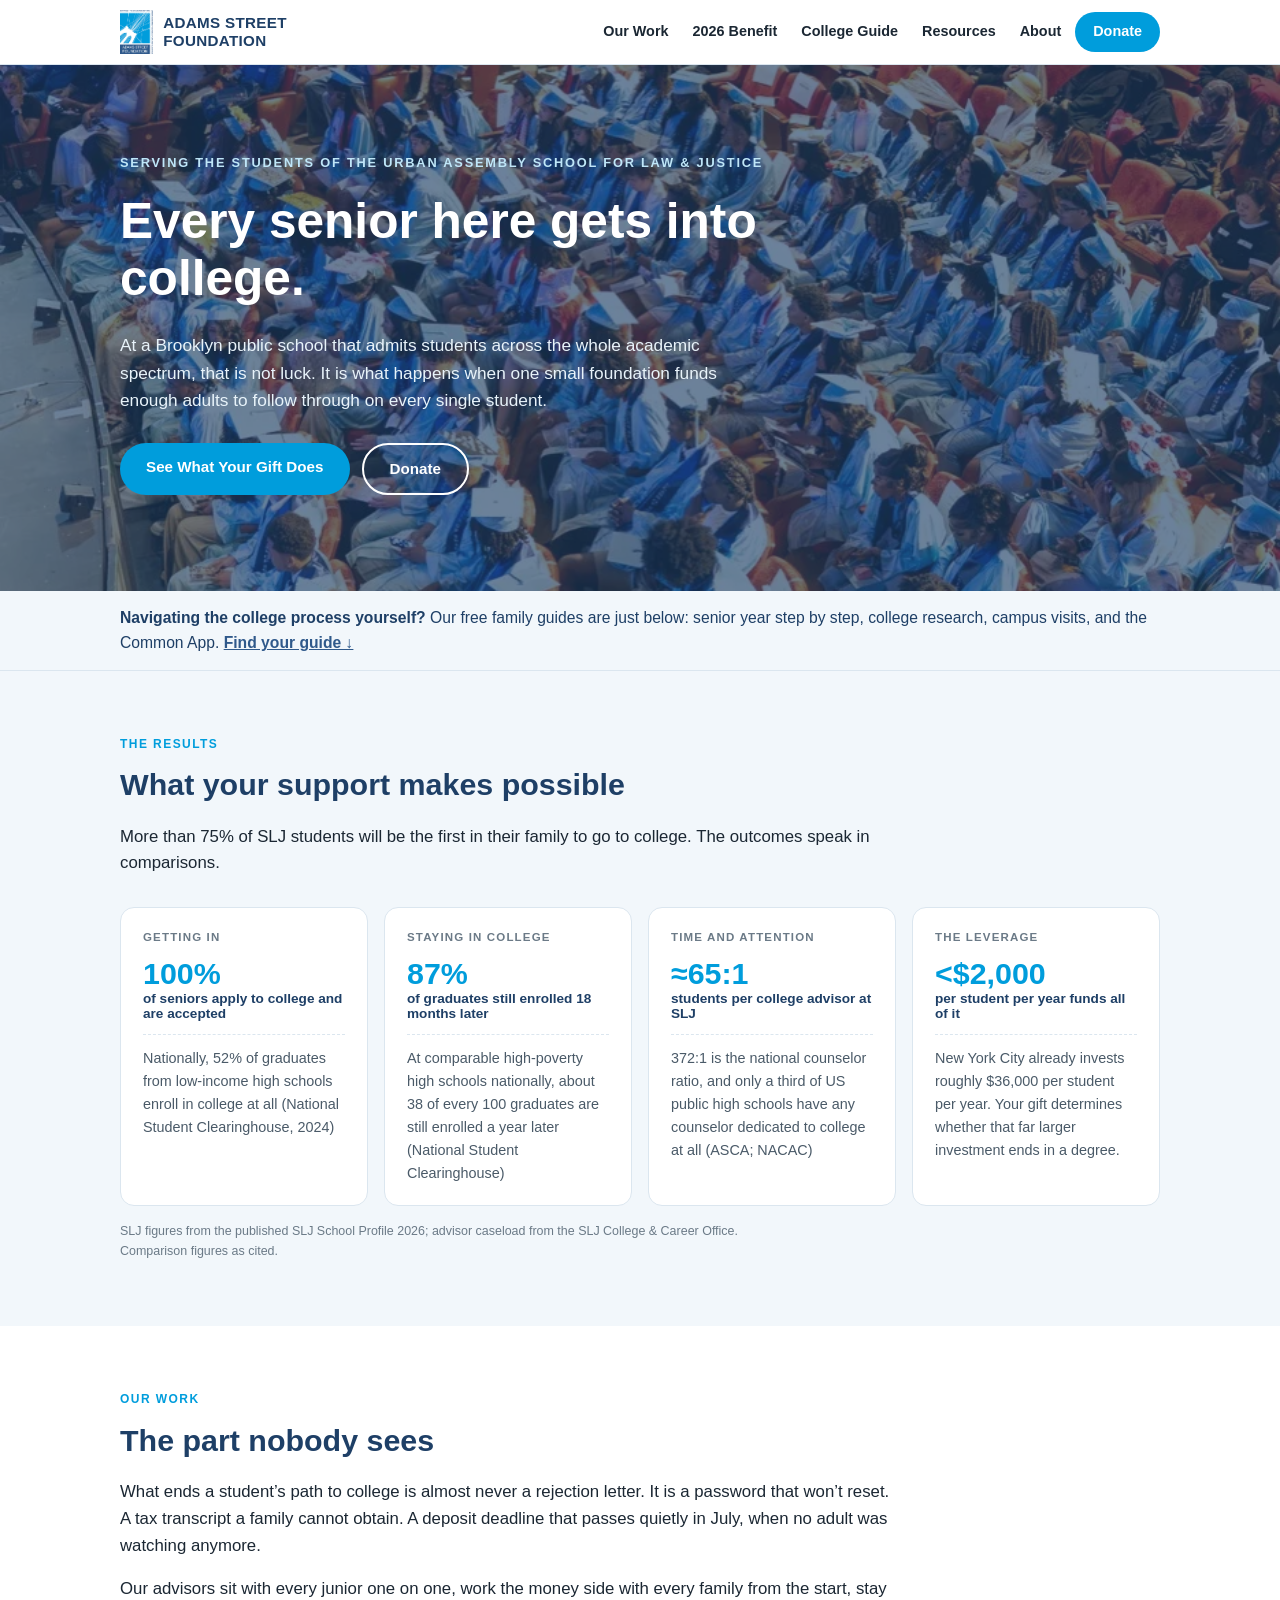
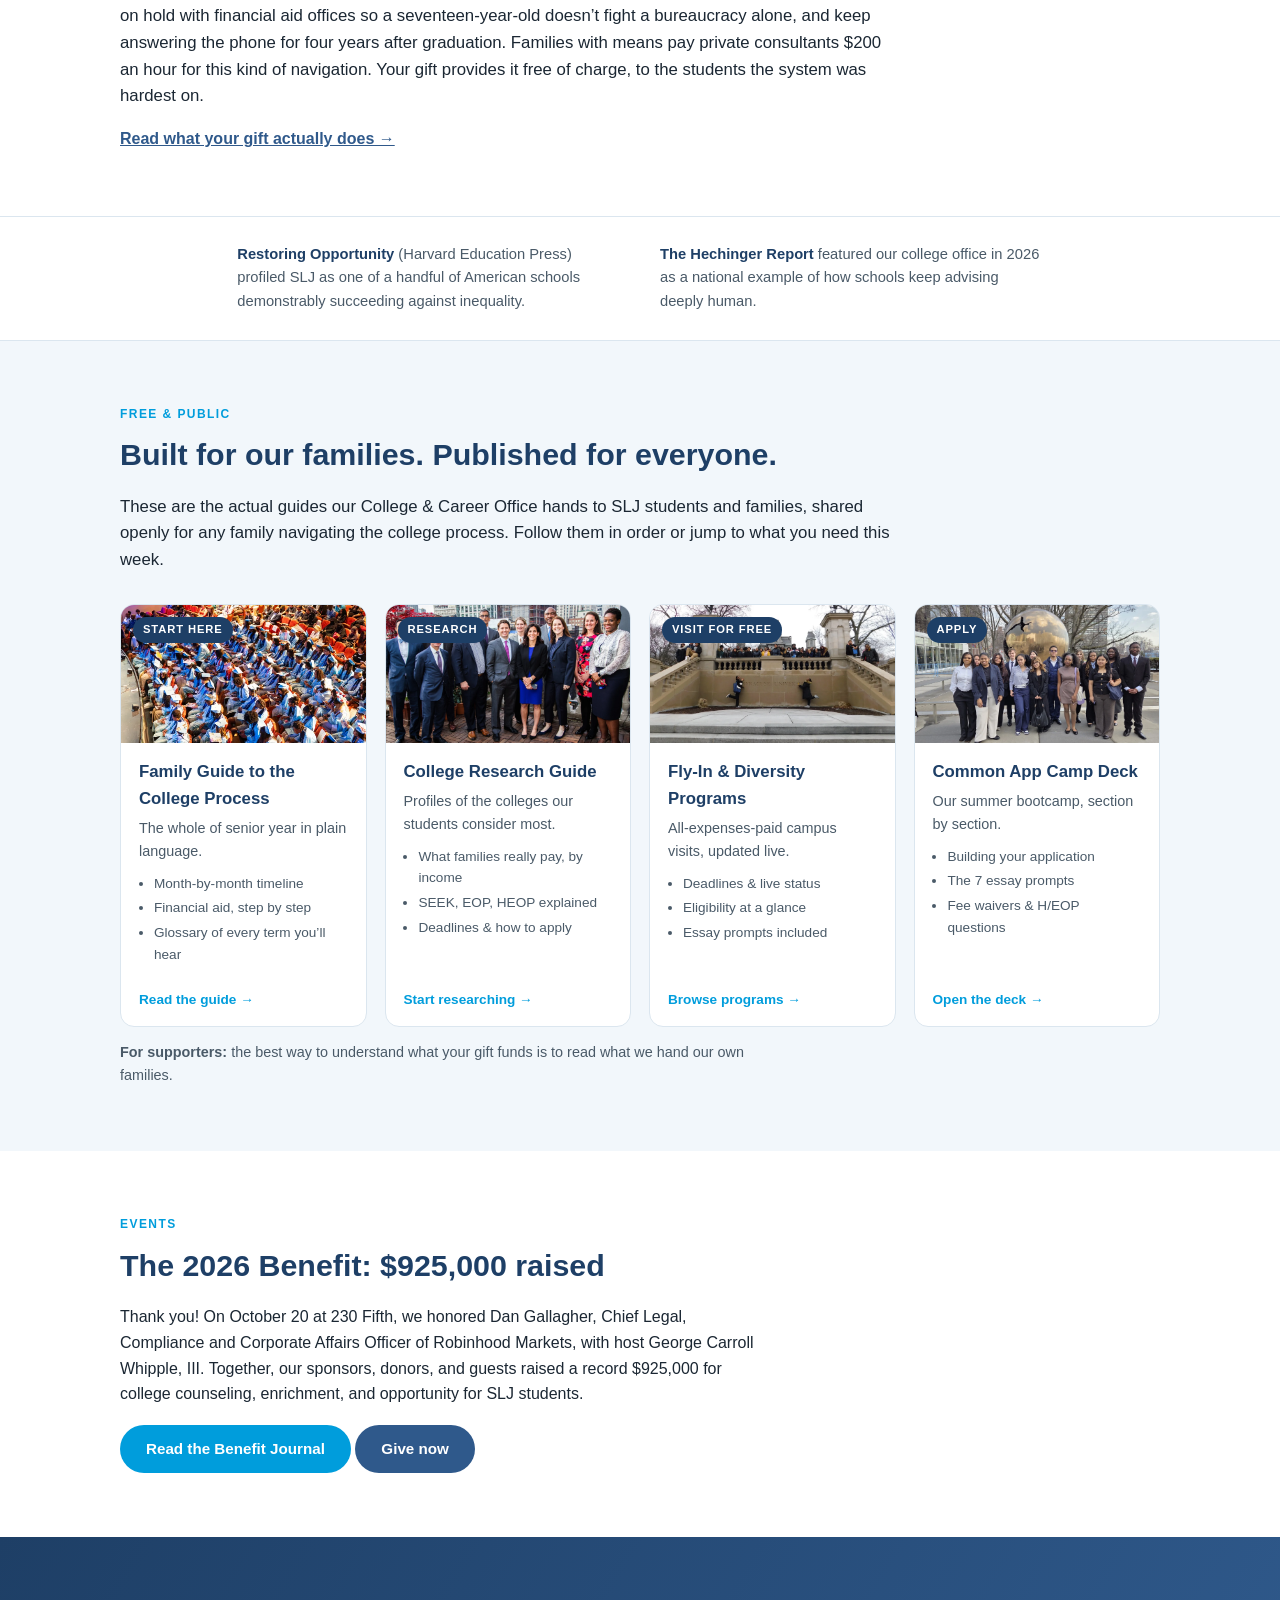
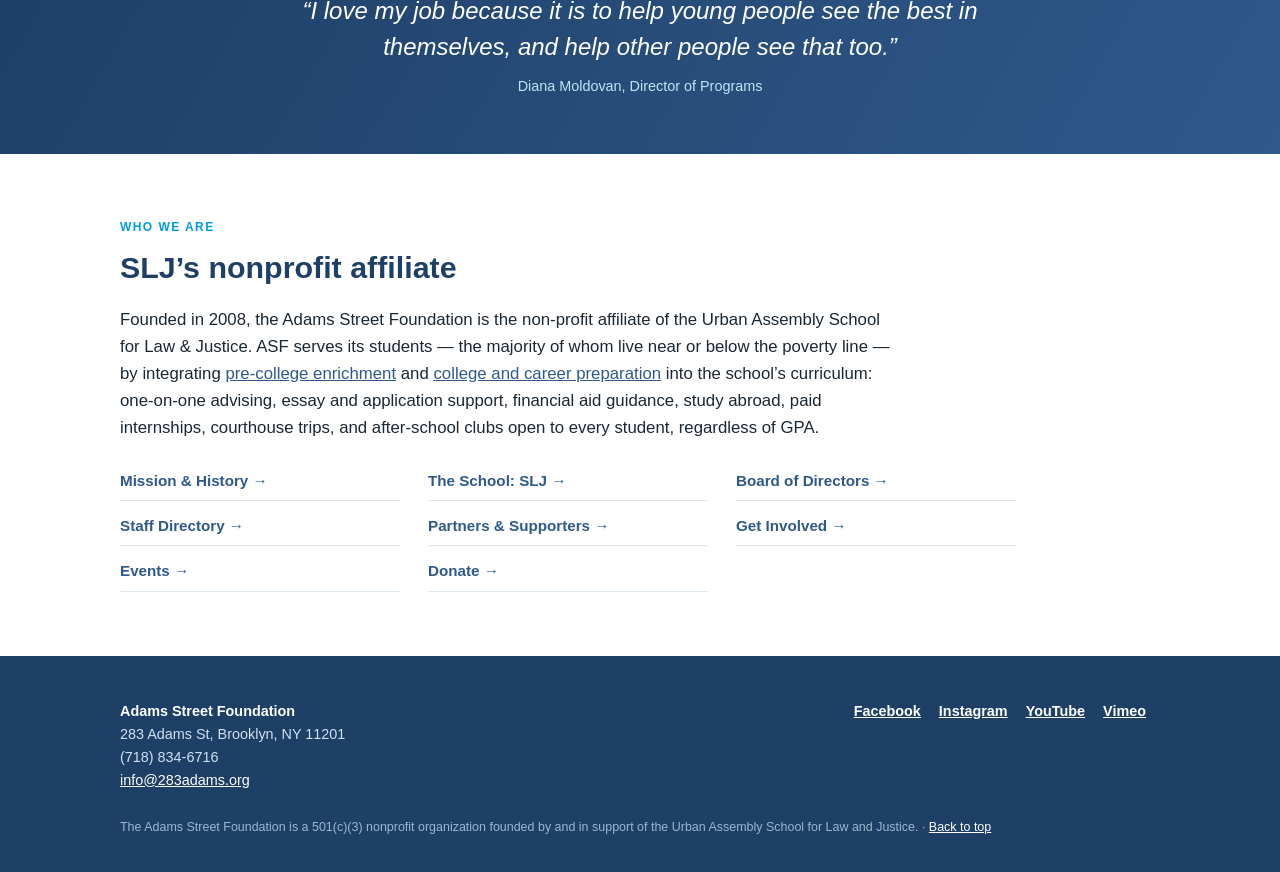
<file: index.html>
<!DOCTYPE html>
<html lang="en">
<head>
<meta charset="utf-8">
<meta name="viewport" content="width=device-width,initial-scale=1">
<title>Adams Street Foundation — Serving the Students of the Urban Assembly School for Law &amp; Justice</title>
<meta name="description" content="Founded in 2008, the Adams Street Foundation funds individualized college and career programming for students at the Urban Assembly School for Law and Justice in Brooklyn.">
<meta name="robots" content="noindex"><!-- REMOVE at DNS flip / launch -->
<link rel="icon" href="assets/favicon.webp" type="image/webp">
<link rel="stylesheet" href="assets/site.css">
<style>
/* comparison rows */
.vs{display:grid;grid-template-columns:repeat(auto-fit,minmax(235px,1fr));gap:16px;margin-top:30px}
.vsrow{background:#fff;border:1px solid var(--line);border-radius:14px;padding:20px 22px}
.vsrow .label{text-transform:uppercase;letter-spacing:.1em;font-size:.72rem;font-weight:700;color:#6b7a87;margin-bottom:10px}
.vsrow .us{font-size:1.9rem;font-weight:800;color:var(--blue);line-height:1.1}
.vsrow .us small{display:block;font-size:.85rem;font-weight:600;color:var(--navy-deep);margin-top:2px}
.vsrow .them{margin-top:12px;padding-top:12px;border-top:1px dashed var(--line);font-size:.9rem;color:#4a5a68}
.srcnote{font-size:.78rem;color:#6b7a87;margin-top:16px;max-width:52em}
/* family router strip */
.familybar{background:var(--mist);border-bottom:1px solid var(--line)}
.familybar .inner{max-width:1080px;margin:0 auto;padding:14px 20px;font-size:.98rem;color:var(--navy-deep)}
.familybar a{font-weight:700}
/* story teaser */
.teaser{max-width:46em;font-size:1.05rem}
.teaser p{margin-bottom:16px}
/* recognition strip */
.recog{border-top:1px solid var(--line);border-bottom:1px solid var(--line);background:#fff}
.recog .inner{max-width:1080px;margin:0 auto;padding:26px 20px;display:flex;gap:14px 40px;flex-wrap:wrap;align-items:baseline;justify-content:center}
.recog .item{font-size:.92rem;color:#4a5a68;max-width:26em}
.recog .item b{color:var(--navy-deep)}
/* journey guides */
.journey{display:grid;grid-template-columns:repeat(auto-fit,minmax(235px,1fr));gap:18px;margin-top:30px}
.jcard{background:#fff;border:1px solid var(--line);border-radius:14px;overflow:hidden;display:flex;flex-direction:column;text-decoration:none;color:var(--ink);transition:box-shadow .15s,transform .15s;position:relative}
.jcard:hover{box-shadow:0 8px 24px rgba(30,63,102,.14);transform:translateY(-2px)}
.jcard .thumb{aspect-ratio:16/9;background-size:cover;background-position:center}
.jcard .step{position:absolute;top:12px;left:12px;background:var(--navy-deep);color:#fff;font-size:.7rem;font-weight:700;letter-spacing:.08em;text-transform:uppercase;padding:4px 10px;border-radius:999px}
.jcard .body{padding:16px 18px 8px}
.jcard h3{color:var(--navy-deep);font-size:1.05rem;margin-bottom:4px}
.jcard p{font-size:.9rem;color:#4a5a68}
.jcard ul{margin:10px 0 0 1.1em;font-size:.85rem;color:#4a5a68}
.jcard ul li{margin-bottom:3px}
.jcard .go{margin-top:auto;padding:12px 18px 16px;font-size:.85rem;font-weight:700;color:var(--blue)}
.resnote{font-size:.9rem;color:#4a5a68;margin-top:14px;max-width:46em}
/* quote band */
.quoteband{background:linear-gradient(120deg,var(--navy-deep),var(--navy));color:#fff}
.quoteband .inner{max-width:1080px;margin:0 auto;padding:56px 20px;text-align:center}
.quoteband blockquote{font-size:clamp(1.15rem,2.4vw,1.5rem);font-style:italic;line-height:1.5;max-width:30em;margin:0 auto 10px}
.quoteband .attr{color:#bfe6f8;font-size:.9rem}
/* explore compact */
.explore-list{display:grid;grid-template-columns:repeat(auto-fit,minmax(220px,1fr));gap:6px 28px;margin-top:20px;max-width:56em}
.explore-list a{font-weight:600;text-decoration:none;font-size:.95rem;padding:7px 0;border-bottom:1px solid var(--line)}
.explore-list a:hover{color:var(--blue)}
</style>
</head>
<body>

<header class="site">
  <div class="nav">
    <a class="brand" href="./"><img src="assets/adams-street-foundation-logo.gif" alt="Adams Street Foundation logo"><span>Adams Street<br>Foundation</span></a>
    <nav>
      <a href="our-work/">Our Work</a>
      <a href="/2026journal/">2026 Benefit</a>
      <a href="colleges/">College Guide</a>
      <a href="#resources">Resources</a>
      <a href="#about">About</a>
      <a class="donate" href="http://www.sljhs.org/donate/">Donate</a>
    </nav>
  </div>
</header>

<div class="hero">
  <div class="bg" style="background-image:url('assets/graduation-ceremony-2026.webp')"></div>
  <div class="inner">
    <div class="kicker">Serving the students of the Urban Assembly School for Law &amp; Justice</div>
    <h1>Every senior here gets into college.</h1>
    <p>At a Brooklyn public school that admits students across the whole academic spectrum, that is not luck. It is what happens when one small foundation funds enough adults to follow through on every single student.</p>
    <div class="cta">
      <a class="btn primary" href="our-work/">See What Your Gift Does</a>
      <a class="btn ghost" href="http://www.sljhs.org/donate/">Donate</a>
    </div>
  </div>
</div>

<div class="familybar">
  <div class="inner"><b>Navigating the college process yourself?</b> Our free family guides are just below: senior year step by step, college research, campus visits, and the Common App. <a href="#resources">Find your guide &darr;</a></div>
</div>

<section class="alt" id="impact">
  <div class="wrap">
    <div class="eyebrow">The results</div>
    <h2>What your support makes possible</h2>
    <p class="lead">More than 75% of SLJ students will be the first in their family to go to college. The outcomes speak in comparisons.</p>
    <div class="vs">
      <div class="vsrow"><div class="label">Getting in</div><div class="us">100%<small>of seniors apply to college and are accepted</small></div><div class="them">Nationally, 52% of graduates from low-income high schools enroll in college at all (National Student Clearinghouse, 2024)</div></div>
      <div class="vsrow"><div class="label">Staying in college</div><div class="us">87%<small>of graduates still enrolled 18 months later</small></div><div class="them">At comparable high-poverty high schools nationally, about 38 of every 100 graduates are still enrolled a year later (National Student Clearinghouse)</div></div>
      <div class="vsrow"><div class="label">Time and attention</div><div class="us">&#8776;65:1<small>students per college advisor at SLJ</small></div><div class="them">372:1 is the national counselor ratio, and only a third of US public high schools have any counselor dedicated to college at all (ASCA; NACAC)</div></div>
      <div class="vsrow"><div class="label">The leverage</div><div class="us">&lt;$2,000<small>per student per year funds all of it</small></div><div class="them">New York City already invests roughly $36,000 per student per year. Your gift determines whether that far larger investment ends in a degree.</div></div>
    </div>
    <p class="srcnote">SLJ figures from the published SLJ School Profile 2026; advisor caseload from the SLJ College &amp; Career Office. Comparison figures as cited.</p>
  </div>
</section>

<section id="the-work">
  <div class="wrap">
    <div class="eyebrow">Our work</div>
    <h2>The part nobody sees</h2>
    <div class="teaser">
      <p>What ends a student&rsquo;s path to college is almost never a rejection letter. It is a password that won&rsquo;t reset. A tax transcript a family cannot obtain. A deposit deadline that passes quietly in July, when no adult was watching anymore.</p>
      <p>Our advisors sit with every junior one on one, work the money side with every family from the start, stay on hold with financial aid offices so a seventeen-year-old doesn&rsquo;t fight a bureaucracy alone, and keep answering the phone for four years after graduation. Families with means pay private consultants $200 an hour for this kind of navigation. Your gift provides it free of charge, to the students the system was hardest on.</p>
    </div>
    <p style="margin-top:8px"><a href="our-work/"><b>Read what your gift actually does &rarr;</b></a></p>
  </div>
</section>

<div class="recog">
  <div class="inner">
    <div class="item"><b>Restoring Opportunity</b> (Harvard Education Press) profiled SLJ as one of a handful of American schools demonstrably succeeding against inequality.</div>
    <div class="item"><b>The Hechinger Report</b> featured our college office in 2026 as a national example of how schools keep advising deeply human.</div>
  </div>
</div>

<section class="alt" id="resources">
  <div class="wrap">
    <div class="eyebrow">Free &amp; public</div>
    <h2>Built for our families. Published for everyone.</h2>
    <p class="lead">These are the actual guides our College &amp; Career Office hands to SLJ students and families, shared openly for any family navigating the college process. Follow them in order or jump to what you need this week.</p>
    <div class="journey">
      <a class="jcard" href="families/">
        <div class="thumb" style="background-image:url('assets/graduation-ceremony-2026.webp')"></div>
        <div class="step">Start here</div>
        <div class="body"><h3>Family Guide to the College Process</h3><p>The whole of senior year in plain language.</p>
        <ul><li>Month-by-month timeline</li><li>Financial aid, step by step</li><li>Glossary of every term you&rsquo;ll hear</li></ul></div>
        <div class="go">Read the guide &rarr;</div>
      </a>
      <a class="jcard" href="colleges/">
        <div class="thumb" style="background-image:url('assets/college-visit.webp')"></div>
        <div class="step">Research</div>
        <div class="body"><h3>College Research Guide</h3><p>Profiles of the colleges our students consider most.</p>
        <ul><li>What families really pay, by income</li><li>SEEK, EOP, HEOP explained</li><li>Deadlines &amp; how to apply</li></ul></div>
        <div class="go">Start researching &rarr;</div>
      </a>
      <a class="jcard" href="fly-ins/">
        <div class="thumb" style="background-image:url('assets/college-visit-syracuse.webp')"></div>
        <div class="step">Visit for free</div>
        <div class="body"><h3>Fly-In &amp; Diversity Programs</h3><p>All-expenses-paid campus visits, updated live.</p>
        <ul><li>Deadlines &amp; live status</li><li>Eligibility at a glance</li><li>Essay prompts included</li></ul></div>
        <div class="go">Browse programs &rarr;</div>
      </a>
      <a class="jcard" href="common-app/">
        <div class="thumb" style="background-image:url('assets/un-visit-2026.webp')"></div>
        <div class="step">Apply</div>
        <div class="body"><h3>Common App Camp Deck</h3><p>Our summer bootcamp, section by section.</p>
        <ul><li>Building your application</li><li>The 7 essay prompts</li><li>Fee waivers &amp; H/EOP questions</li></ul></div>
        <div class="go">Open the deck &rarr;</div>
      </a>
    </div>
    <p class="resnote"><b>For supporters:</b> the best way to understand what your gift funds is to read what we hand our own families.</p>
  </div>
</section>

<section class="benefit" style="background:var(--paper);color:var(--ink)">
  <div class="wrap inner">
    <div>
      <div class="eyebrow">Events</div>
      <h2 style="color:var(--navy-deep)">The 2026 Benefit: $925,000 raised</h2>
      <p style="color:var(--ink);max-width:40em">Thank you! On October 20 at 230 Fifth, we honored Dan Gallagher, Chief Legal, Compliance and Corporate Affairs Officer of Robinhood Markets, with host George Carroll Whipple, III. Together, our sponsors, donors, and guests raised a record $925,000 for college counseling, enrichment, and opportunity for SLJ students.</p>
      <div class="cta" style="margin-top:18px">
        <a class="btn primary" href="/2026journal/">Read the Benefit Journal</a>
        <a class="btn navy" href="https://givebutter.com/c/HUQBRS">Give now</a>
      </div>
    </div>
  </div>
</section>

<div class="quoteband">
  <div class="inner">
    <blockquote>&ldquo;I love my job because it is to help young people see the best in themselves, and help other people see that too.&rdquo;</blockquote>
    <div class="attr">Diana Moldovan, Director of Programs</div>
  </div>
</div>

<section id="about">
  <div class="wrap">
    <div class="eyebrow">Who we are</div>
    <h2>SLJ&rsquo;s nonprofit affiliate</h2>
    <p class="lead">Founded in 2008, the Adams Street Foundation is the non-profit affiliate of the Urban Assembly School for Law &amp; Justice. ASF serves its students &mdash; the majority of whom live near or below the poverty line &mdash; by integrating <a href="http://www.sljhs.org/enrichment/">pre-college enrichment</a> and <a href="http://www.sljhs.org/college-and-career/">college and career preparation</a> into the school&rsquo;s curriculum: one-on-one advising, essay and application support, financial aid guidance, study abroad, paid internships, courthouse trips, and after-school clubs open to every student, regardless of GPA.</p>
    <div class="explore-list">
      <a href="http://www.sljhs.org/asf-mission-and-history/">Mission &amp; History &rarr;</a>
      <a href="http://www.sljhs.org/">The School: SLJ &rarr;</a>
      <a href="http://www.sljhs.org/board-of-directors/">Board of Directors &rarr;</a>
      <a href="http://www.sljhs.org/staff-directory#ASF-Staff">Staff Directory &rarr;</a>
      <a href="http://www.sljhs.org/partners-and-supporters/">Partners &amp; Supporters &rarr;</a>
      <a href="http://www.sljhs.org/get-involved">Get Involved &rarr;</a>
      <a href="https://www.sljhs.org/2026benefit">Events &rarr;</a>
      <a href="http://www.sljhs.org/donate/">Donate &rarr;</a>
    </div>
  </div>
</section>

<footer class="site">
  <div class="wrap">
    <div class="cols">
      <div>
        <b style="color:#fff">Adams Street Foundation</b><br>
        283 Adams St, Brooklyn, NY 11201<br>
        (718) 834-6716<br>
        <a href="mailto:info@283adams.org">info@283adams.org</a>
      </div>
      <div class="social">
        <a href="http://www.facebook.com/uaslj">Facebook</a>
        <a href="https://www.instagram.com/uaslj_">Instagram</a>
        <a href="https://www.youtube.com/channel/UCfLR5T7pcIHQj7acx9ZBDrg">YouTube</a>
        <a href="http://vimeo.com/user31652935">Vimeo</a>
      </div>
    </div>
    <div class="fine">The Adams Street Foundation is a 501(c)(3) nonprofit organization founded by and in support of the Urban Assembly School for Law and Justice. &middot; <a href="#top">Back to top</a></div>
  </div>
</footer>

</body>
</html>
</file>
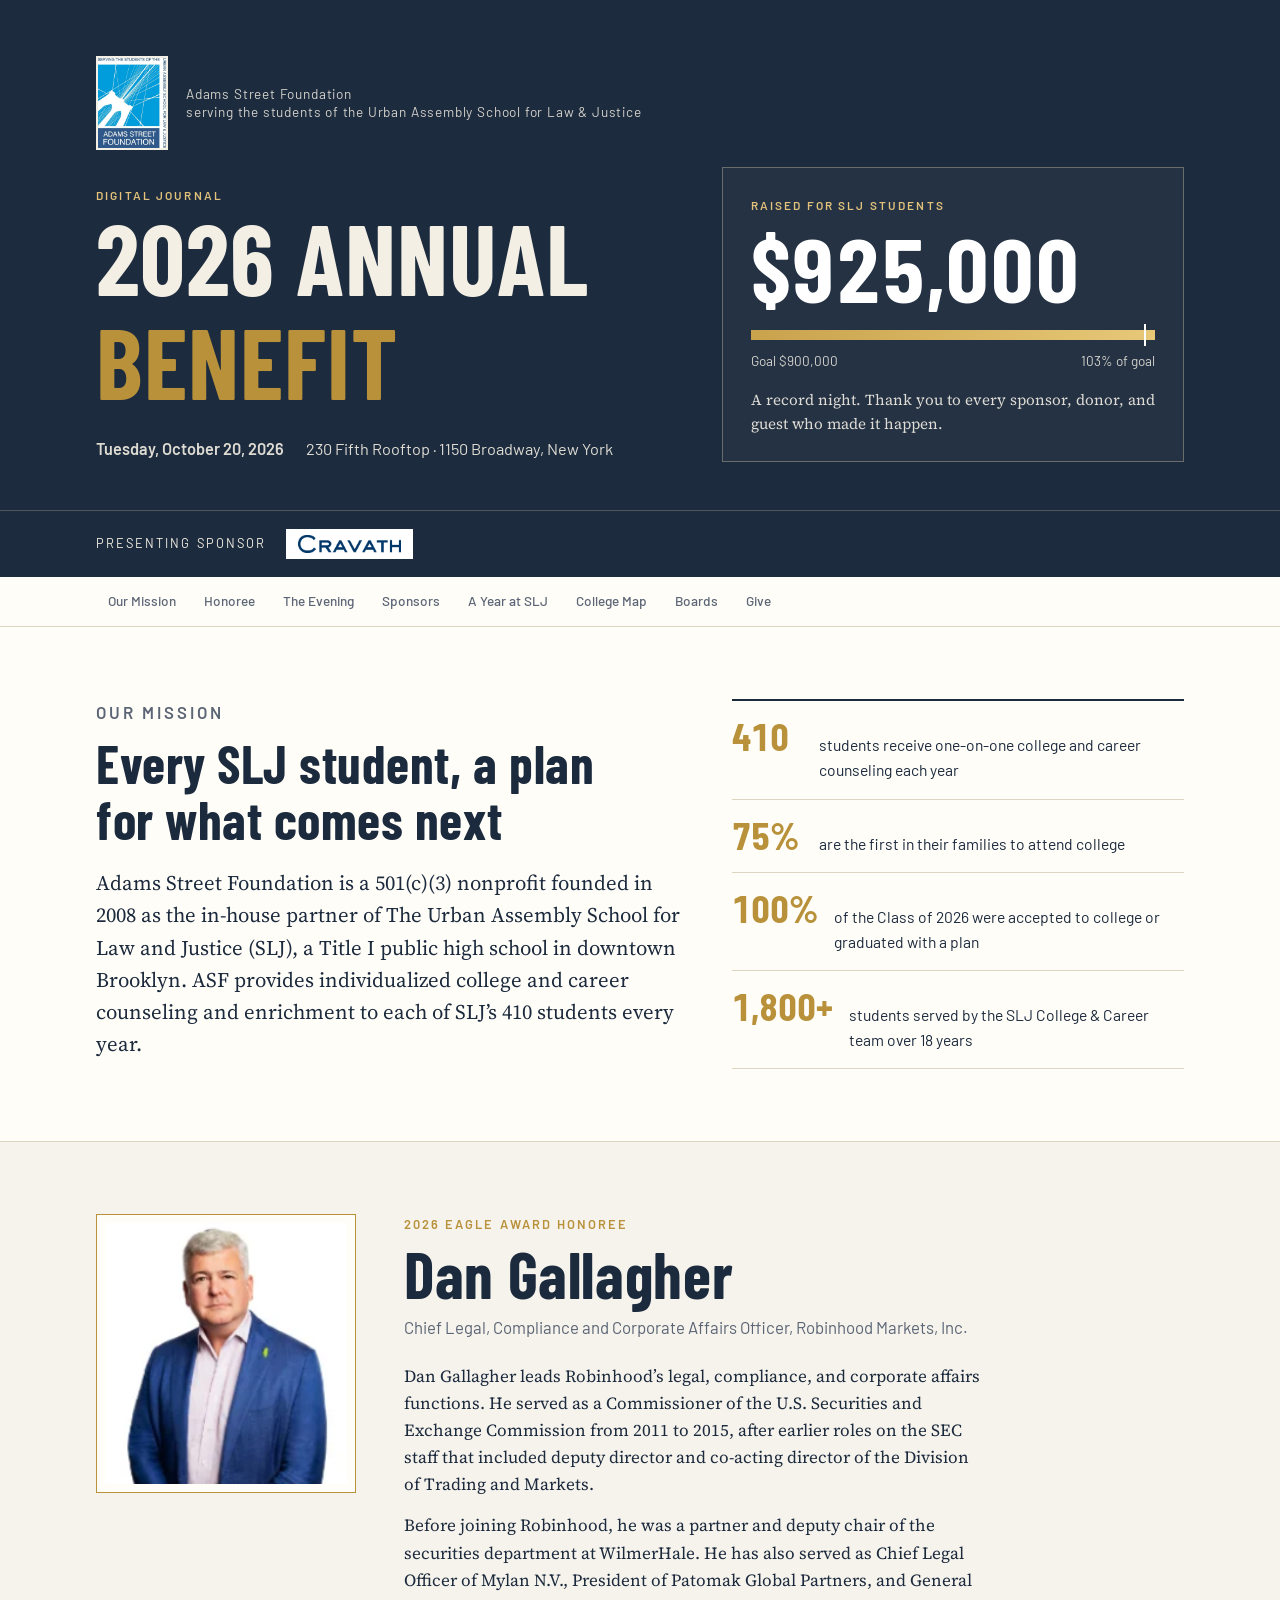
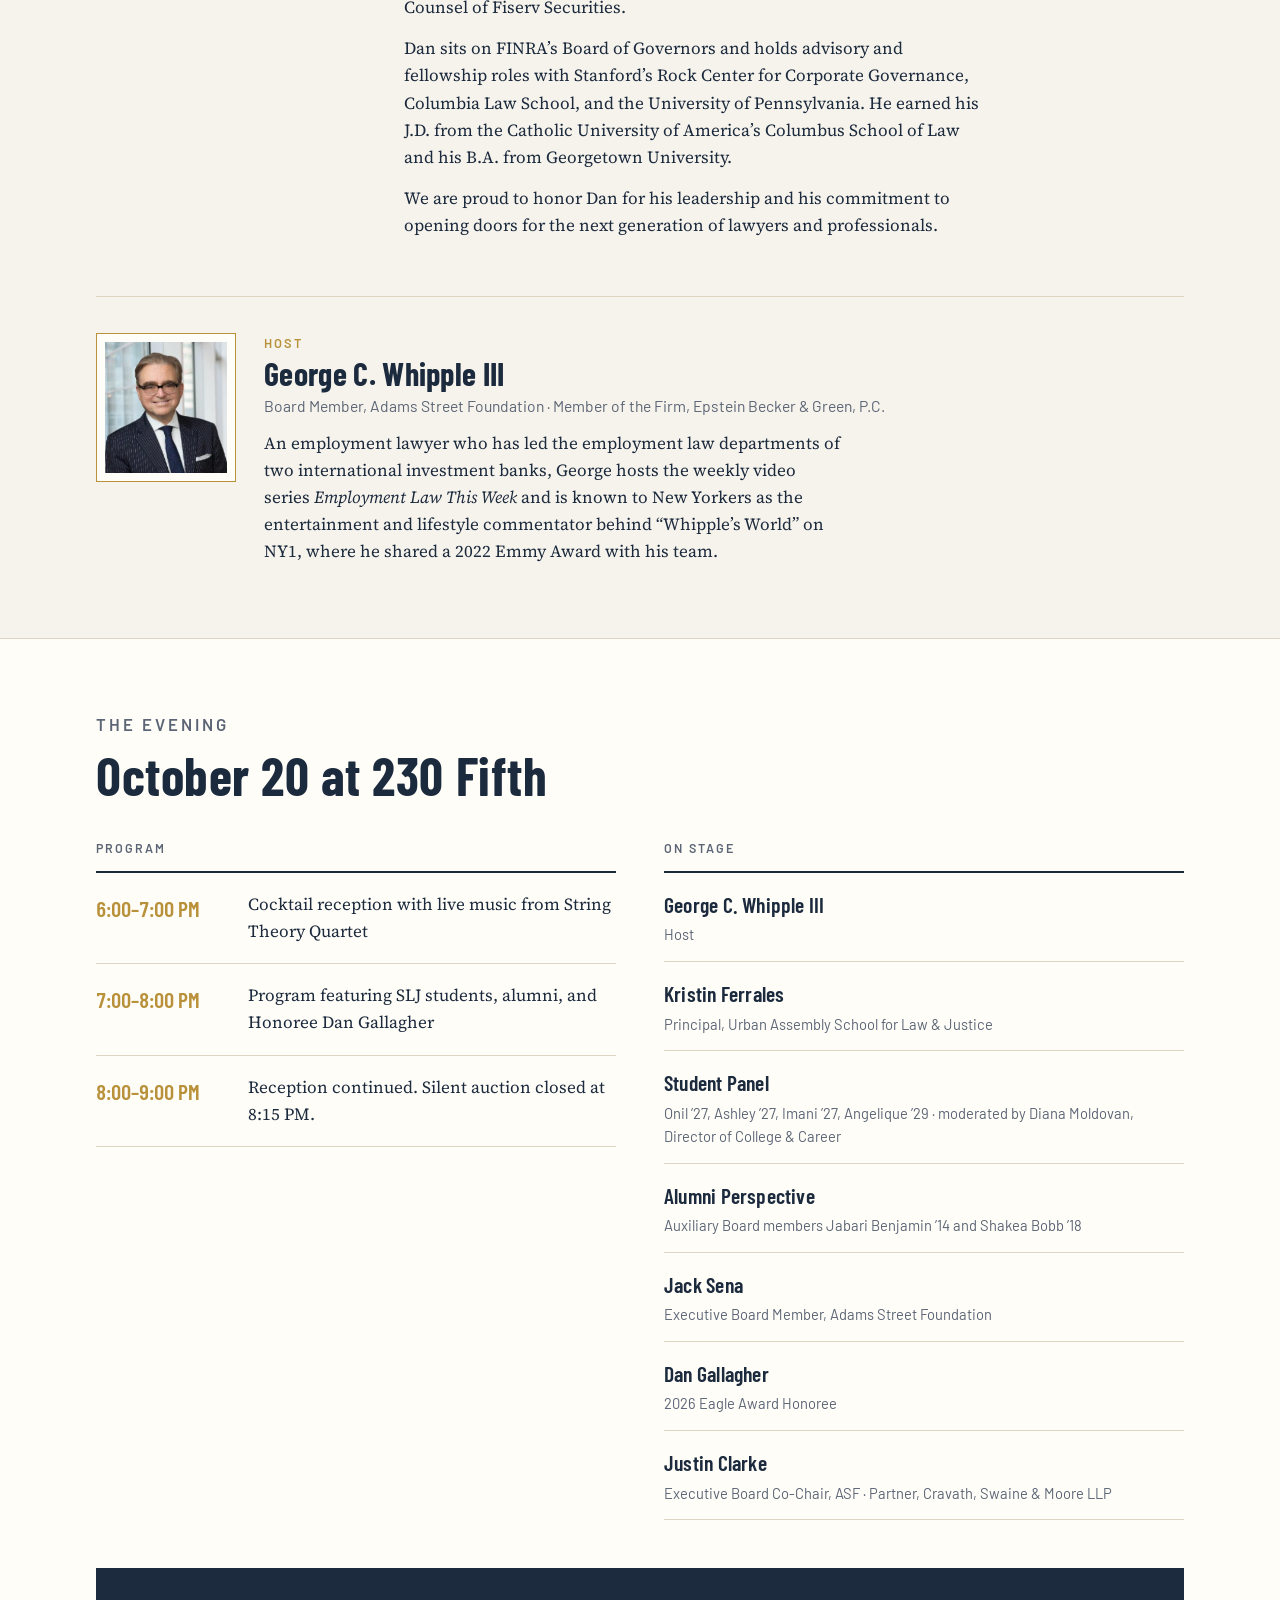
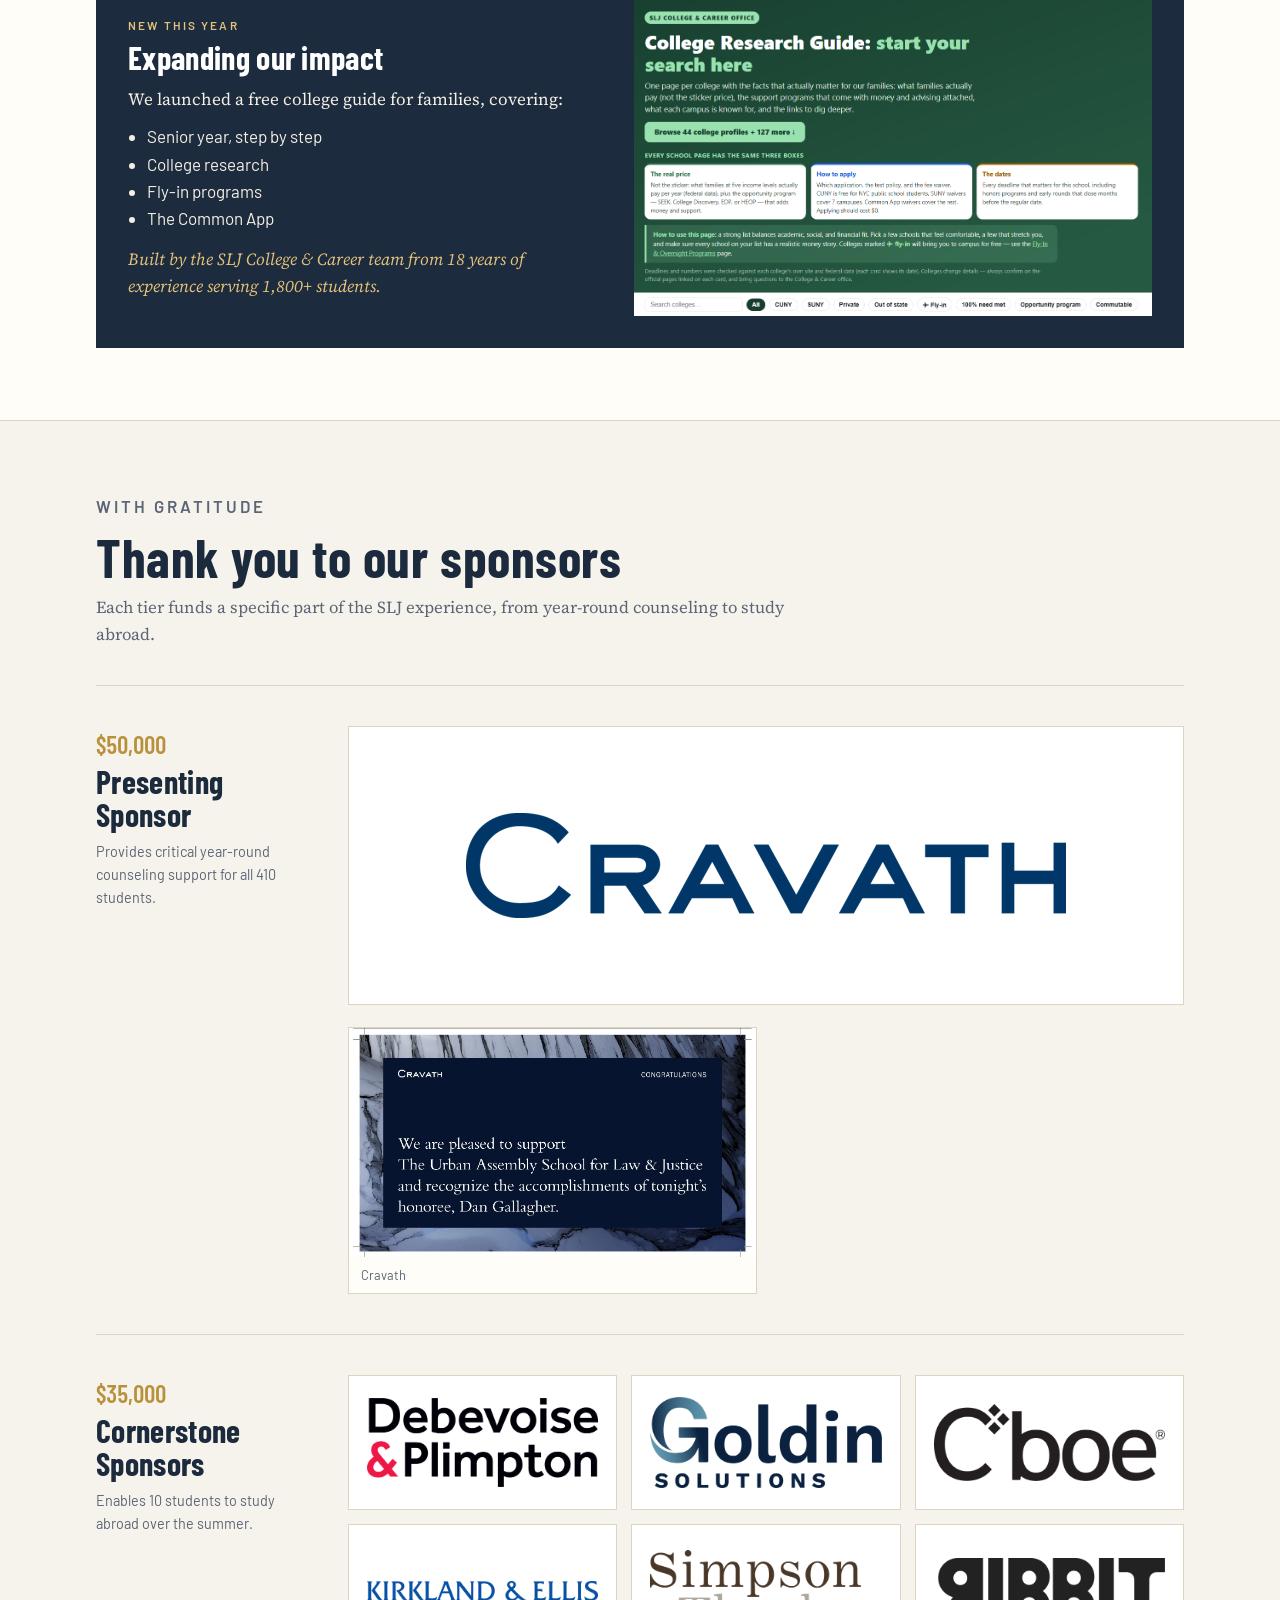
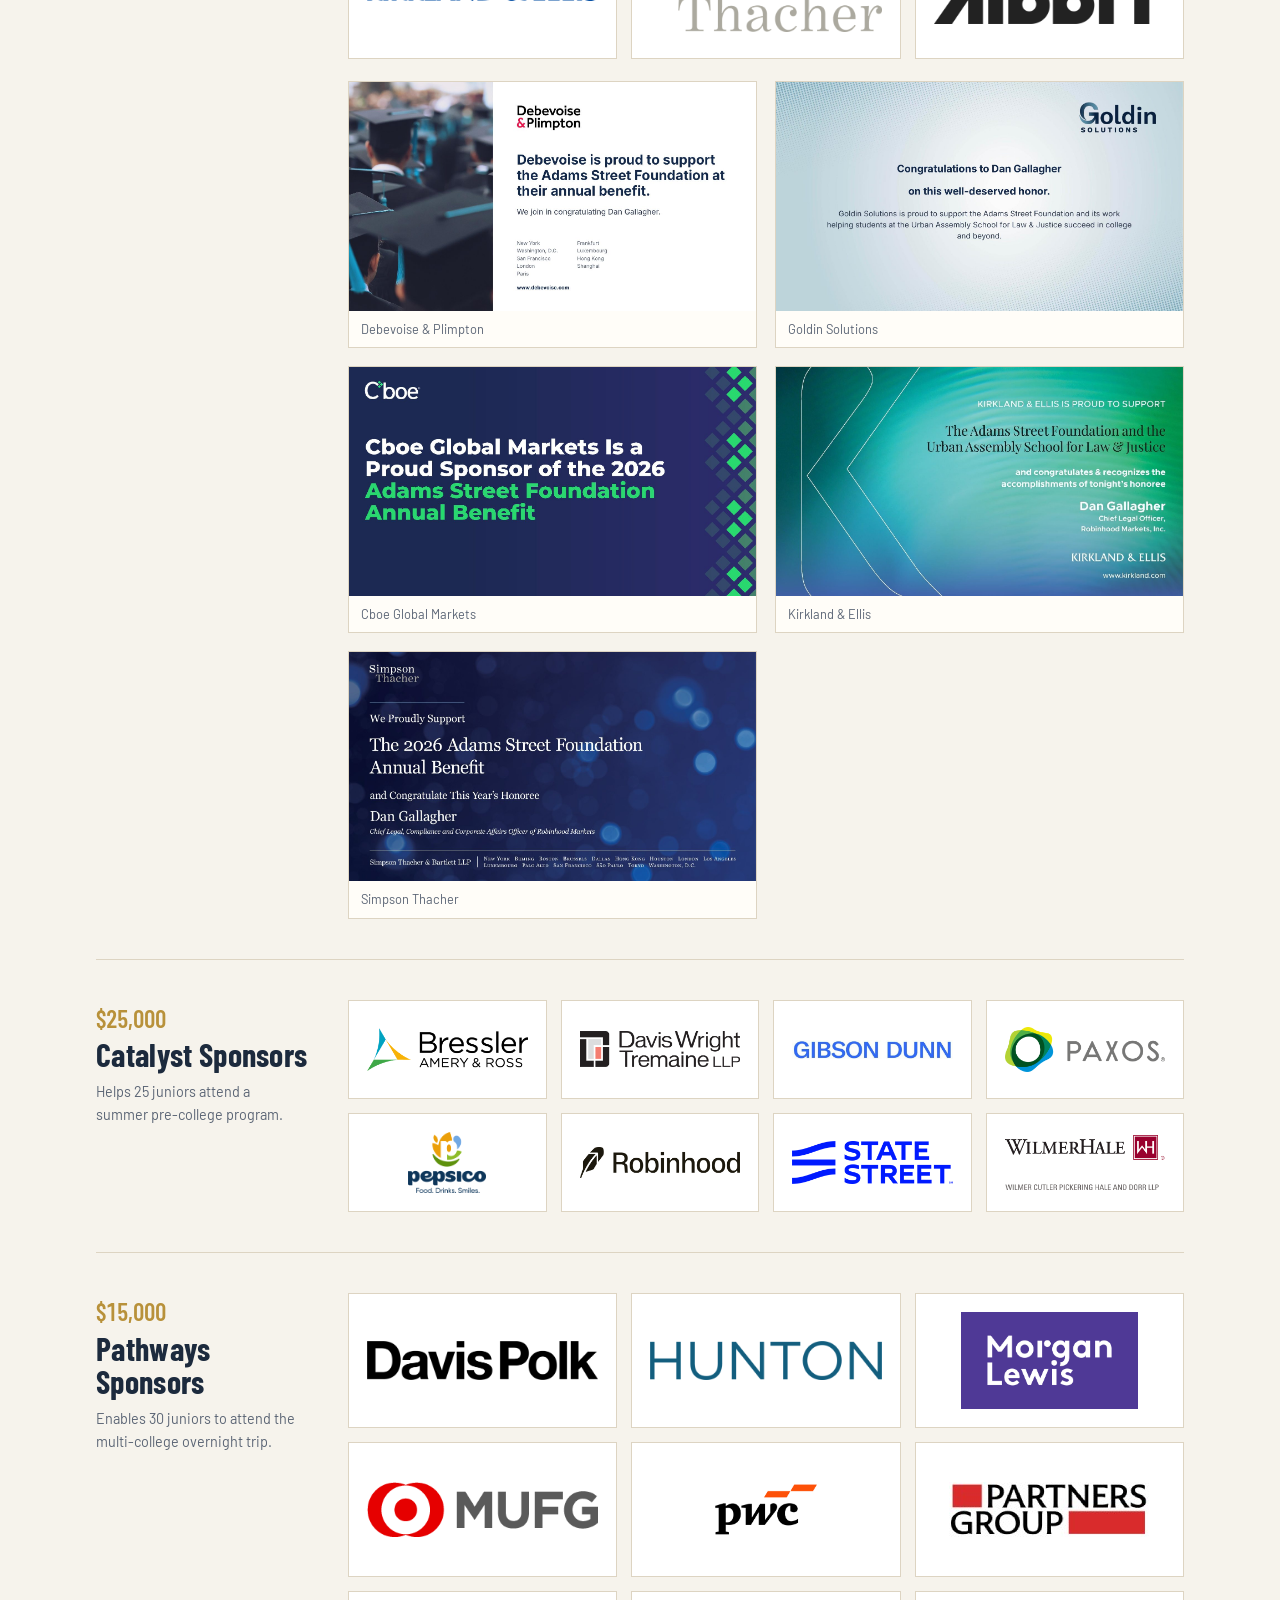
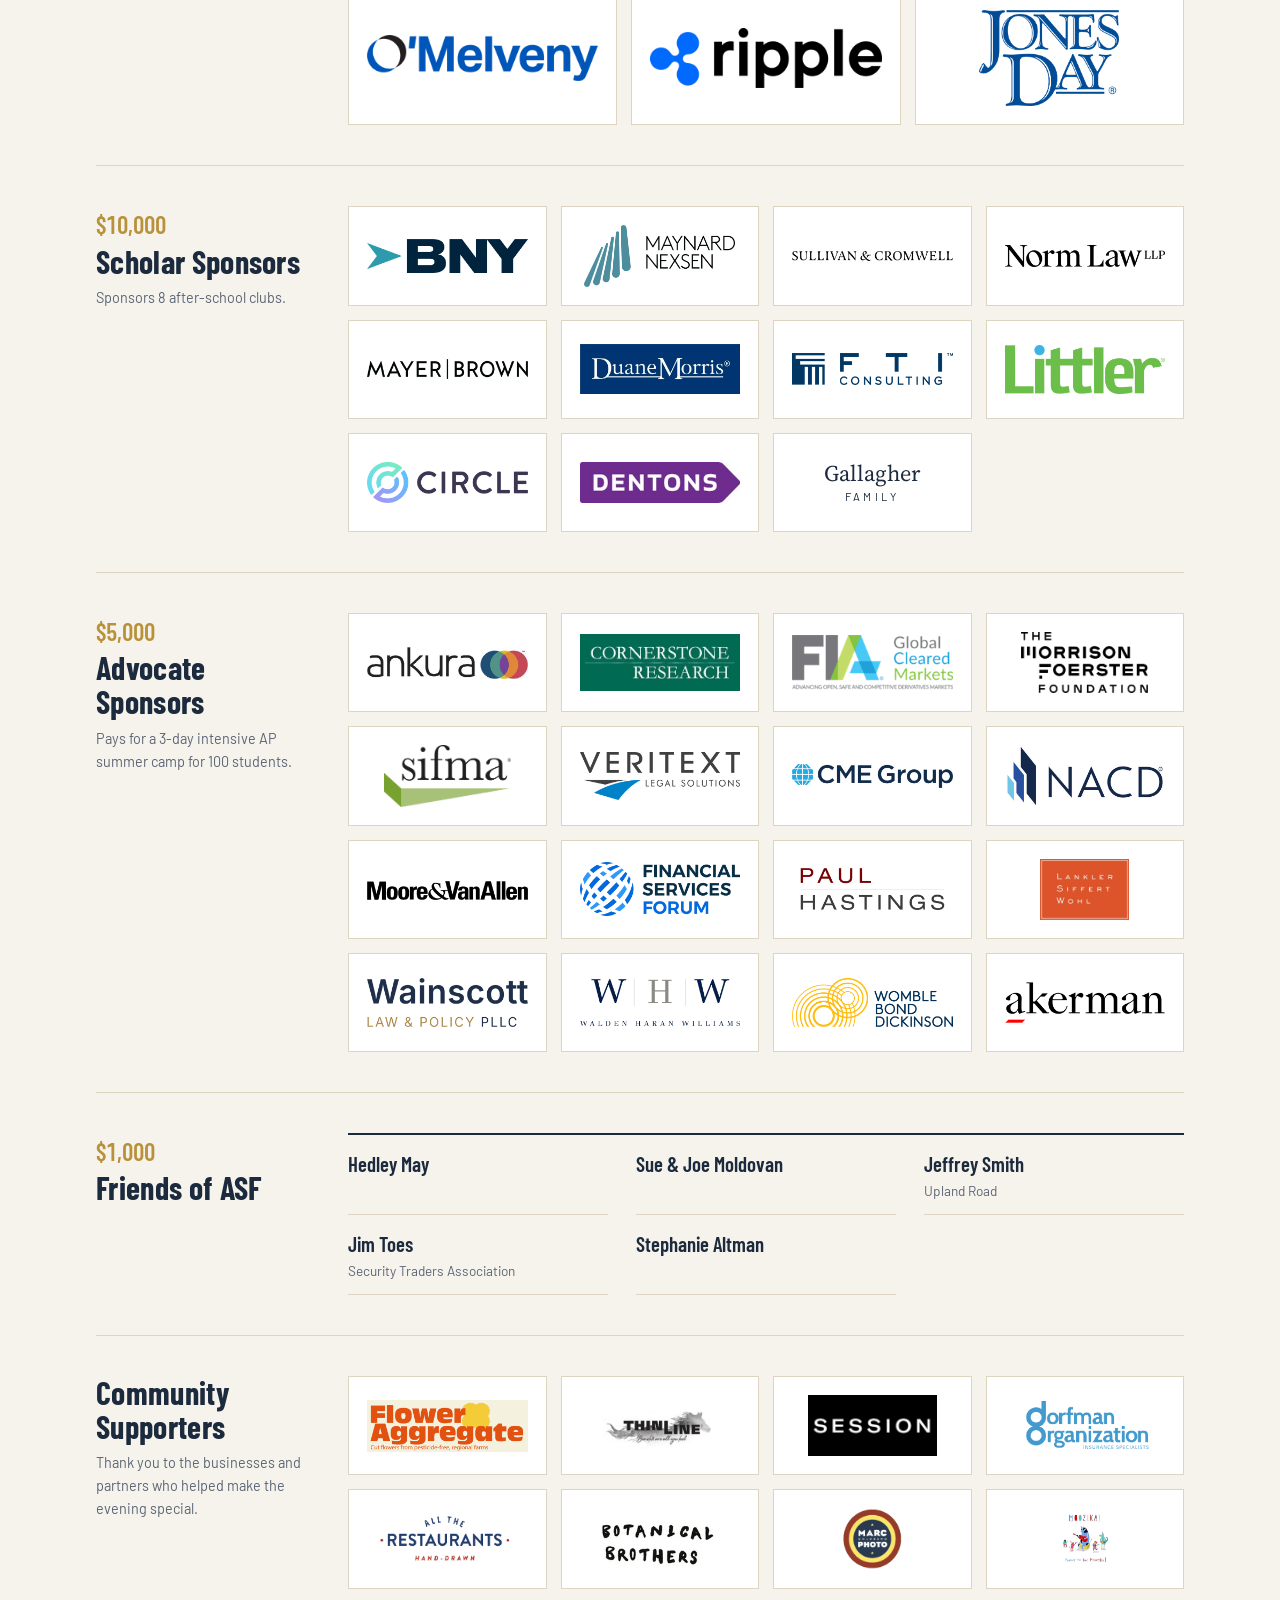
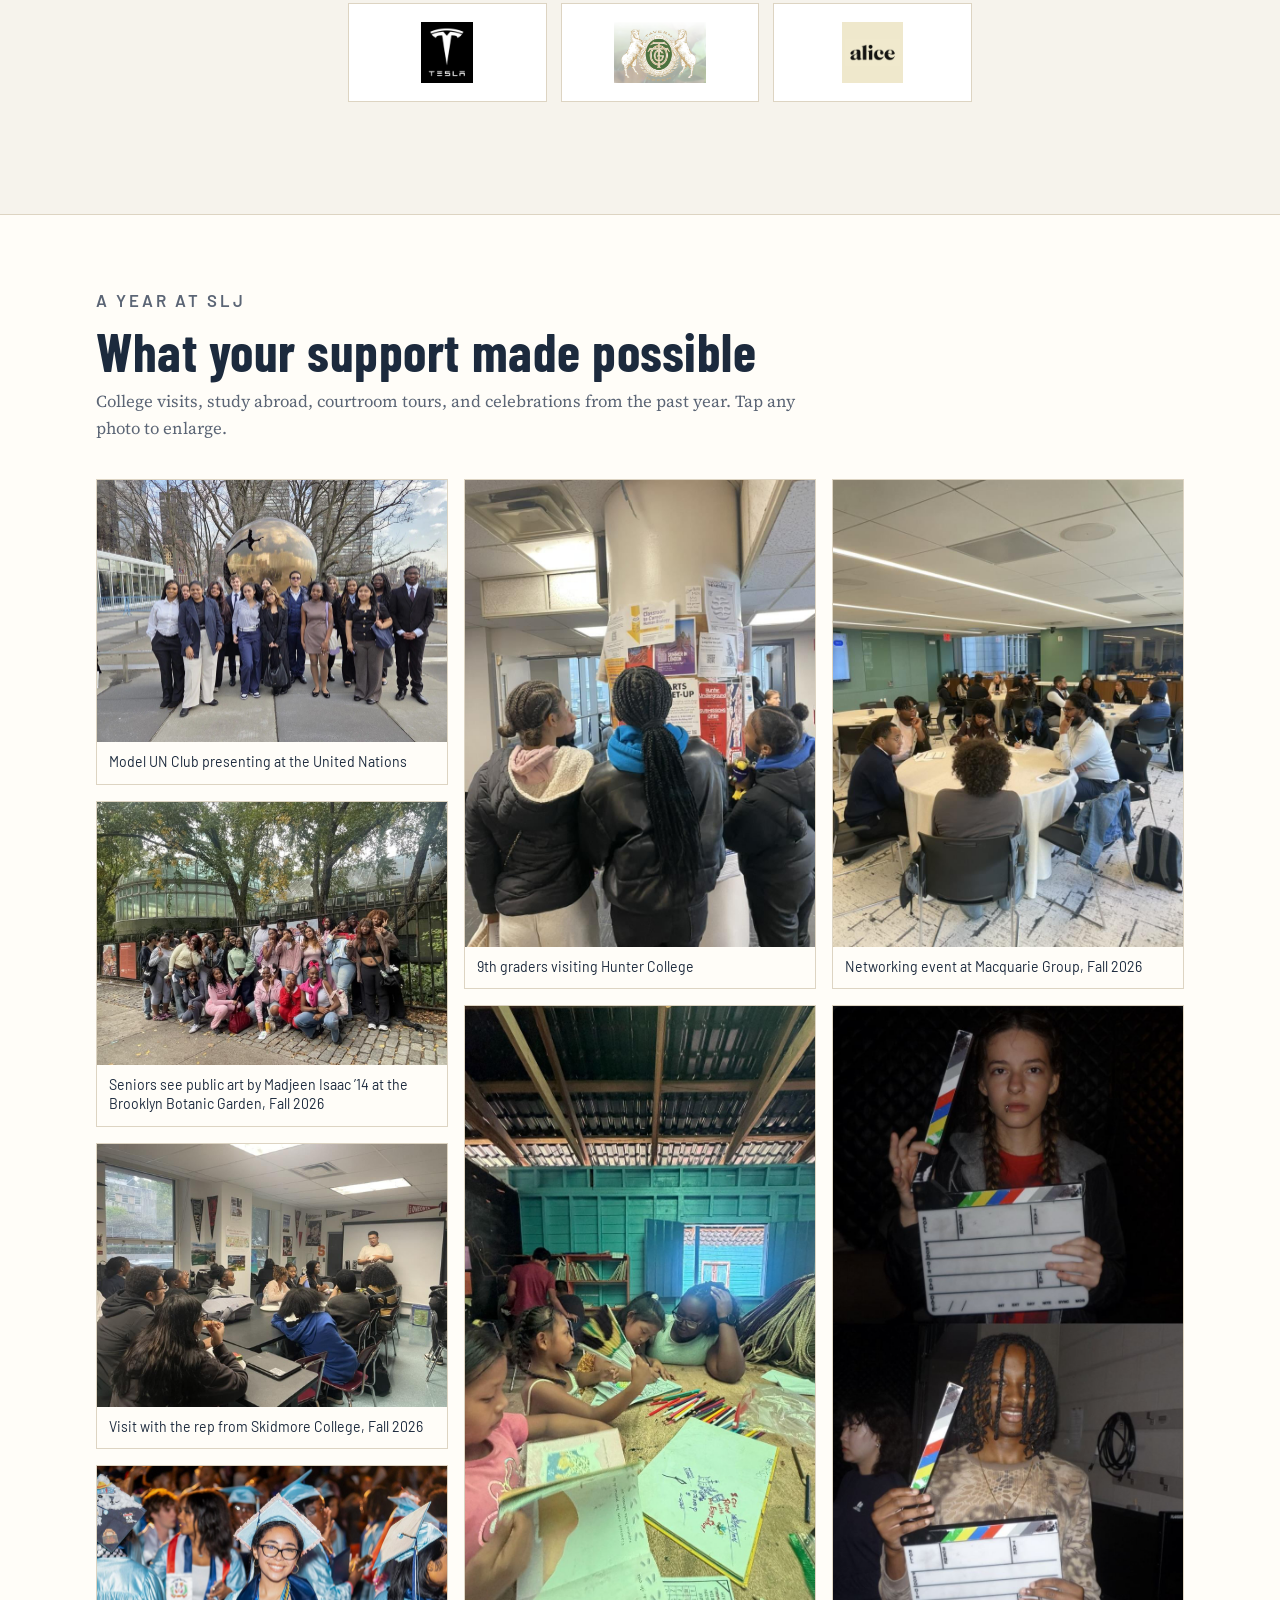
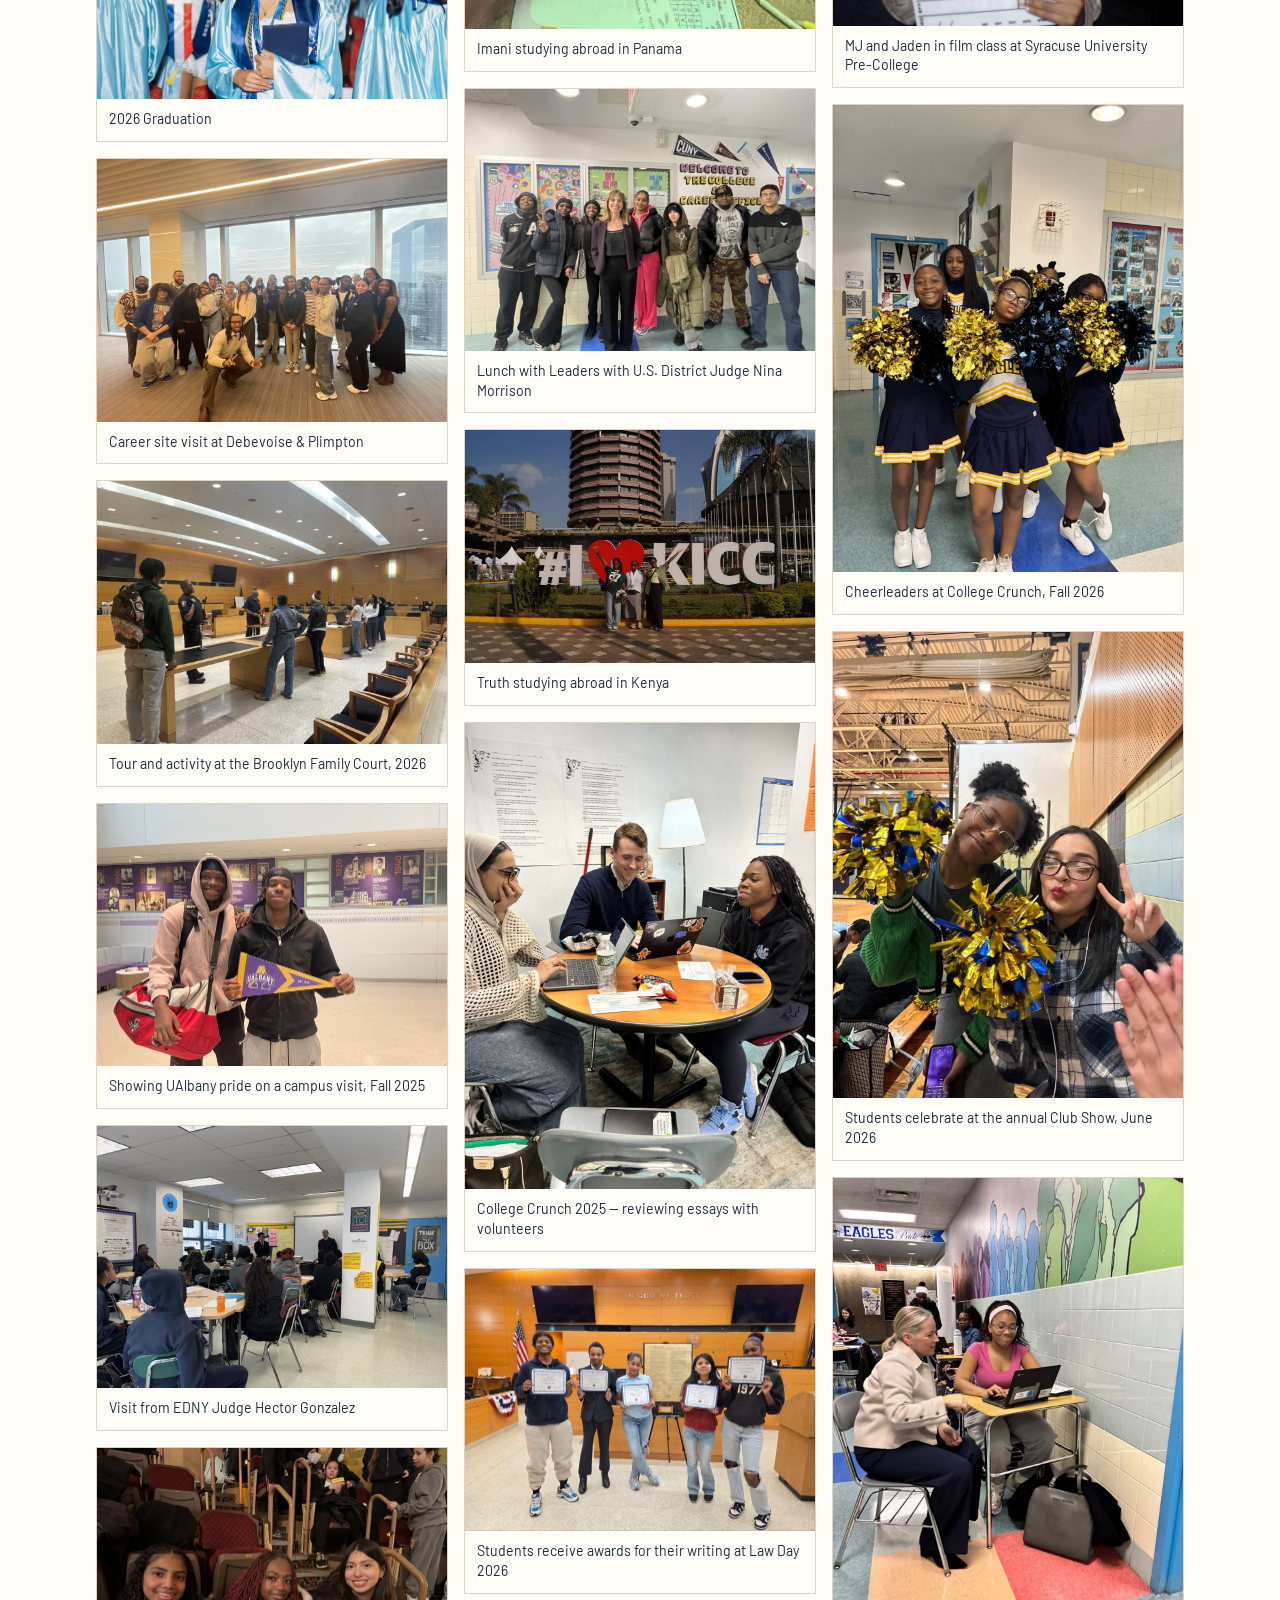
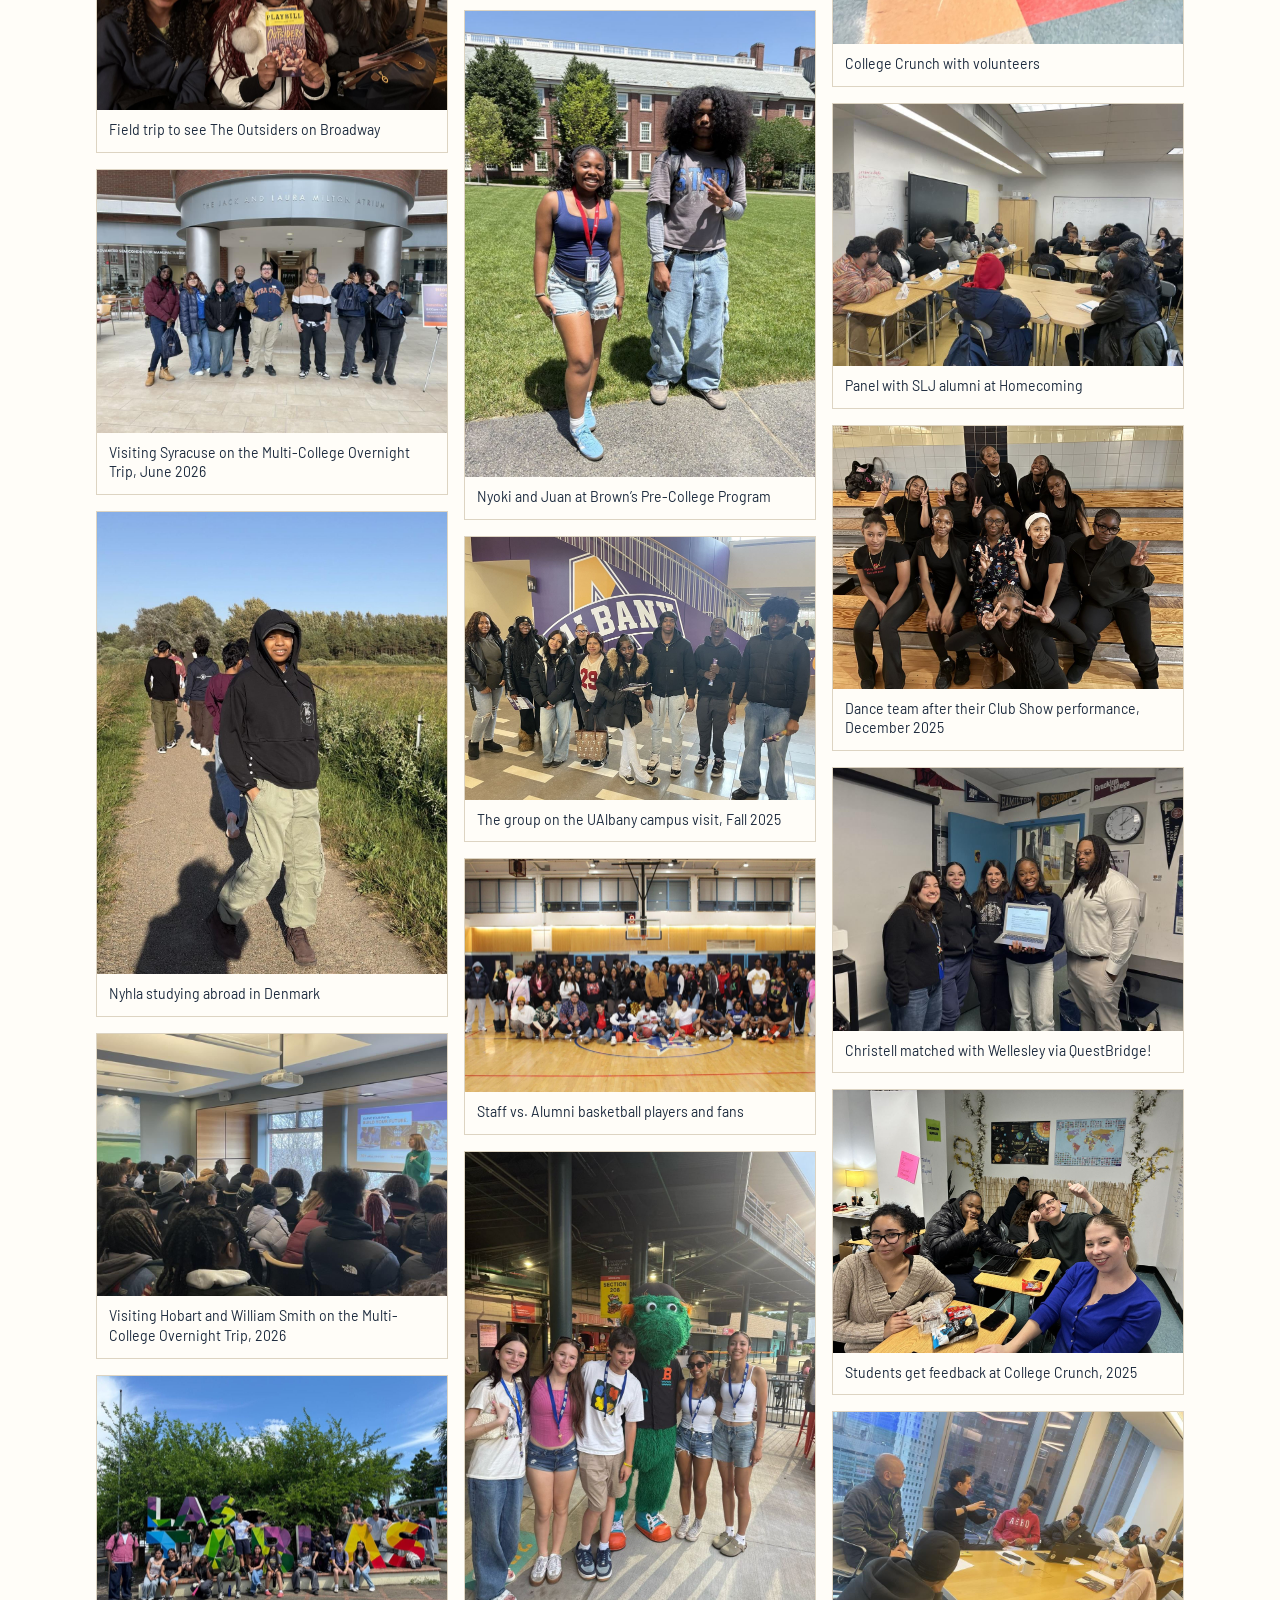
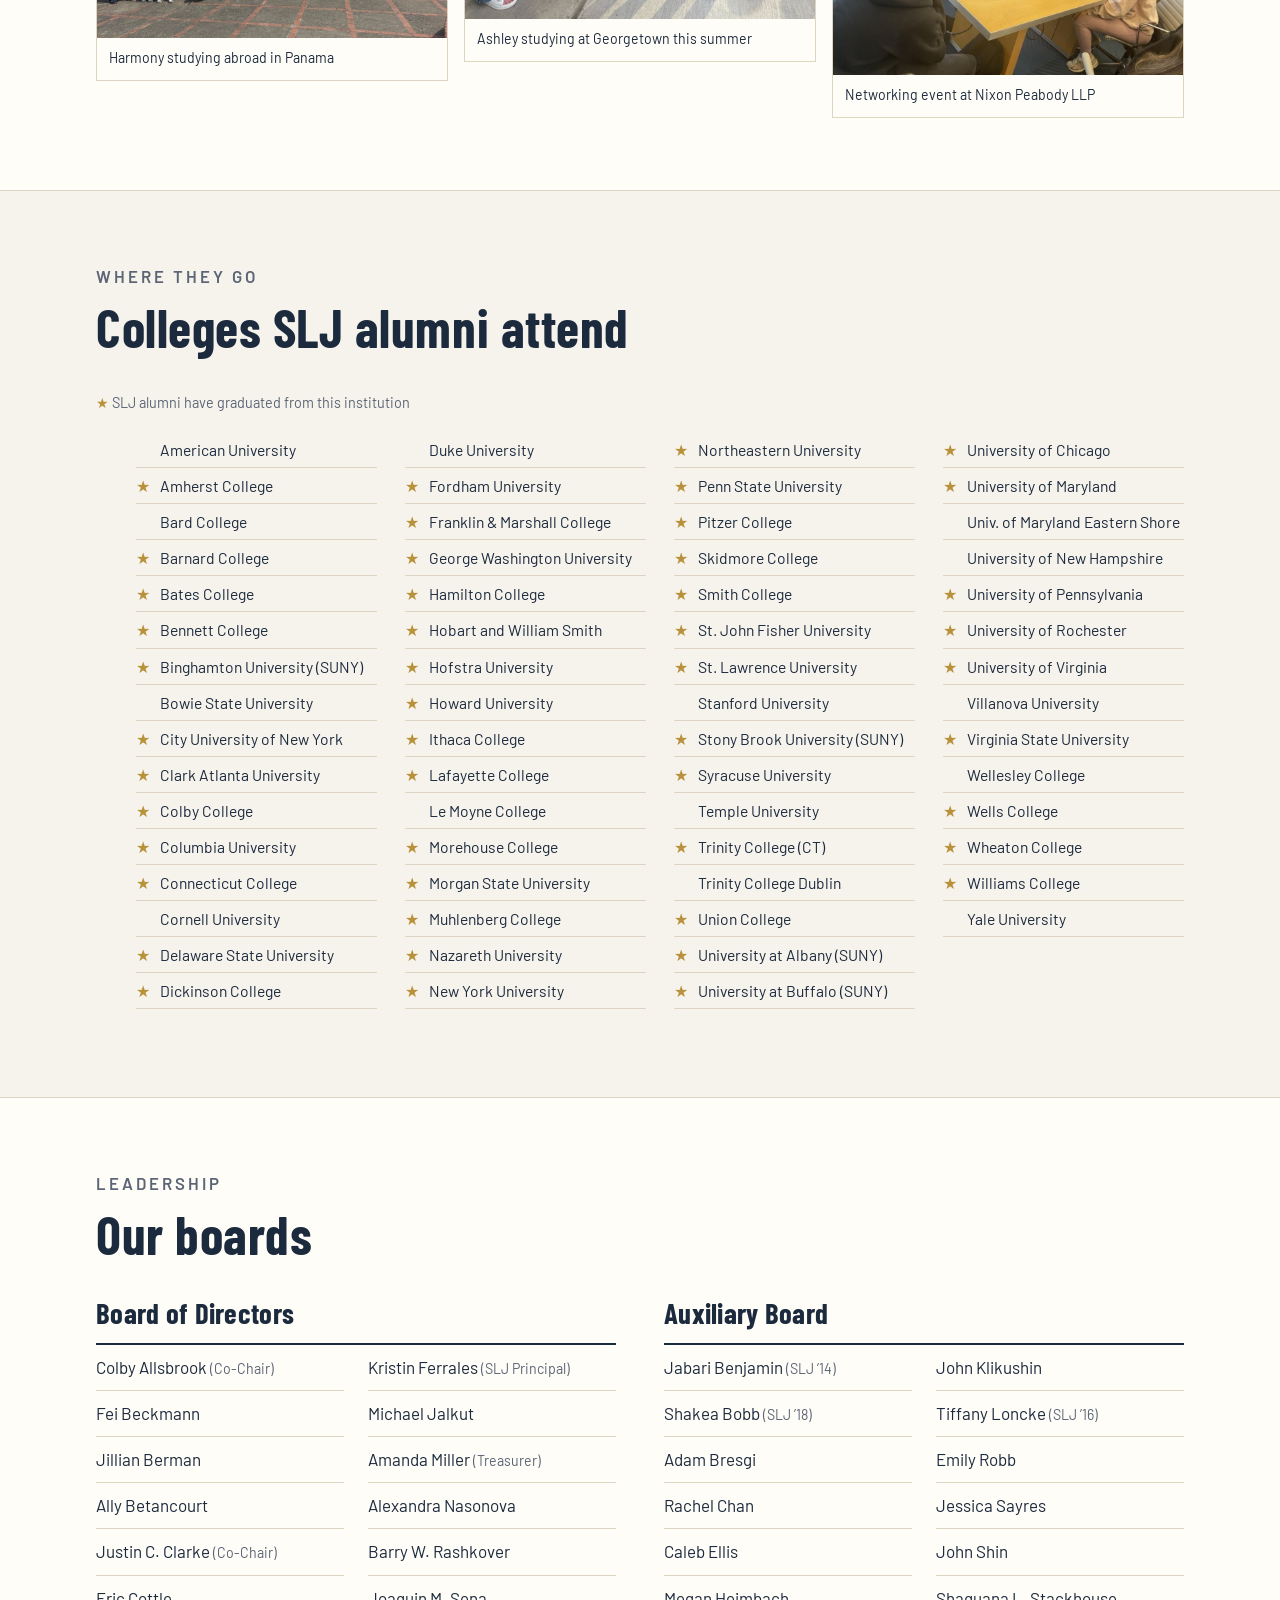
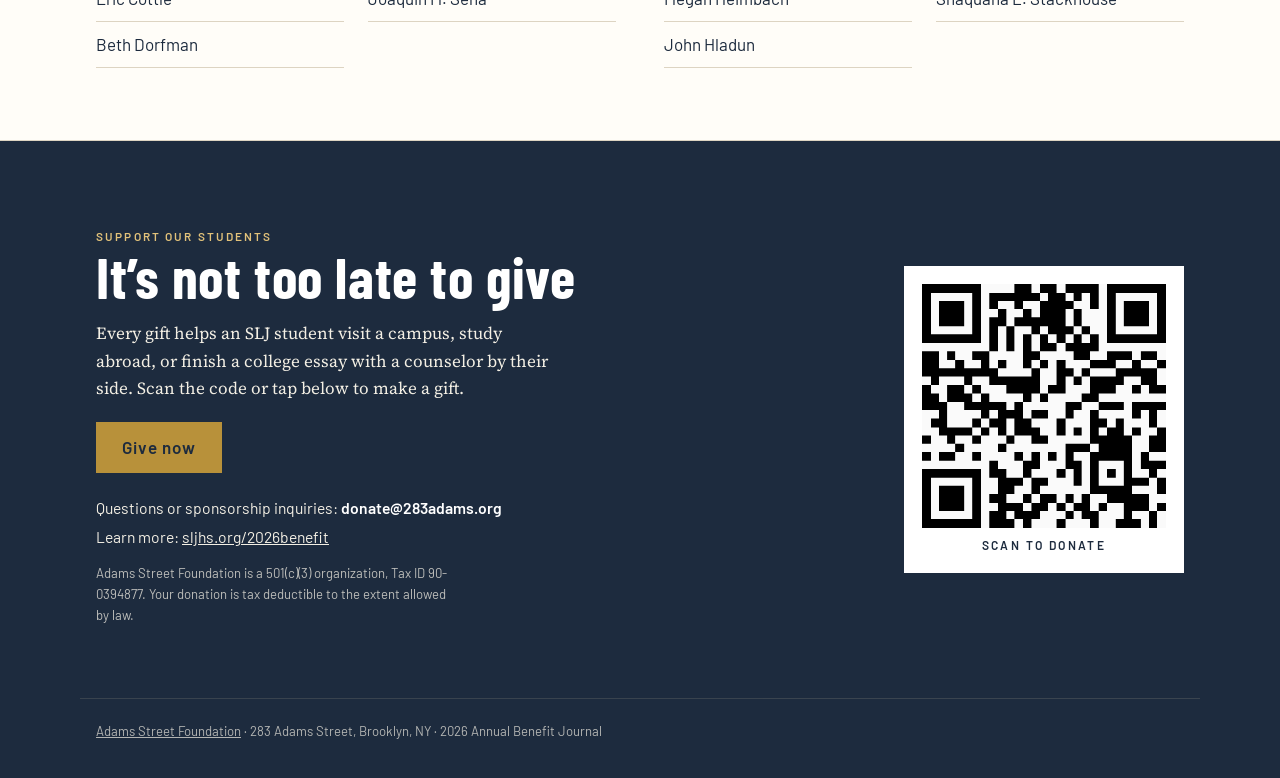
<file: 2026journal/index.html>
<!doctype html>
<html lang="en"><head>
<meta charset="utf-8">
<meta name="viewport" content="width=device-width,initial-scale=1,viewport-fit=cover">
<meta name="robots" content="noindex"><!-- REMOVE at launch, with the rest of the site -->
<title>2026 ASF Benefit Journal</title>
<meta name="description" content="The digital journal for the Adams Street Foundation 2026 Annual Benefit: $925,000 raised for students at the Urban Assembly School for Law and Justice.">
<link rel="preconnect" href="https://fonts.googleapis.com">
<link rel="stylesheet" href="https://fonts.googleapis.com/css2?family=Barlow+Condensed:wght@500;600;700&family=Barlow:wght@400;500;600&family=Source+Serif+4:ital,opsz,wght@0,8..60,400;0,8..60,600;1,8..60,400&display=swap">
<style>
/* Layout: a printed benefit journal translated to the web. Navy cover band, then cream "pages" divided by gold rules; sponsors ascend tier by tier like a journal's front matter. */
:root{
  --paper:#f6f3ec; --page:#fffdf8; --ink:#1c2a3d; --muted:#5b6575; --navy:#1d2b3e; --navy-ink:#f3efe4;
  --gold:#b8913a; --gold-soft:#e7d9b5; --sky:#1a9ad6; --line:#ddd4c2; --logo-bg:#ffffff;
  --display:"Barlow Condensed","Arial Narrow",Arial,sans-serif;
  --body:"Source Serif 4",Georgia,"Times New Roman",serif;
  --ui:"Barlow","Helvetica Neue",Arial,sans-serif;
}
@media (prefers-color-scheme: dark){:root:not([data-theme="light"]){
  --paper:#121a26; --page:#17212f; --ink:#ece6d8; --muted:#a3acb9; --navy:#0c131d; --navy-ink:#f3efe4;
  --gold:#d4ad5a; --gold-soft:#4a3f26; --sky:#4fb7ea; --line:#2c394b; --logo-bg:#f7f5f0; color-scheme:dark}}
:root[data-theme="dark"]{
  --paper:#121a26; --page:#17212f; --ink:#ece6d8; --muted:#a3acb9; --navy:#0c131d; --navy-ink:#f3efe4;
  --gold:#d4ad5a; --gold-soft:#4a3f26; --sky:#4fb7ea; --line:#2c394b; --logo-bg:#f7f5f0; color-scheme:dark}

*{box-sizing:border-box}
html{scroll-behavior:smooth}
@media (prefers-reduced-motion: reduce){html{scroll-behavior:auto}*{transition:none!important;animation:none!important}}
body{margin:0;background:var(--paper);color:var(--ink);font-family:var(--body);font-size:17px;line-height:1.6}
img{max-width:100%}
[hidden]{display:none!important}
body::before{content:"";position:fixed;inset:0 0 auto;height:env(safe-area-inset-top,0px);z-index:10;background:var(--navy)}
.wrap{max-width:1120px;margin:0 auto;padding-left:max(16px,env(safe-area-inset-left,0px));padding-right:max(16px,env(safe-area-inset-right,0px))}
h1,h2,h3{font-family:var(--display);font-weight:700;line-height:1.05;text-wrap:balance;margin:0;letter-spacing:.01em}
p{margin:0}
a{color:inherit}
:focus-visible{outline:2px solid var(--gold);outline-offset:3px}
.eyebrow{font-family:var(--ui);font-weight:600;font-size:.74rem;letter-spacing:.18em;text-transform:uppercase;color:var(--gold)}

/* Cover */
.cover{background:var(--navy);color:var(--navy-ink)}
.cover .wrap{padding-block:56px 48px;display:grid;grid-template-columns:minmax(0,1.25fr) minmax(0,1fr);gap:48px;align-items:end}
.cover-id{display:flex;gap:18px;align-items:center;margin-bottom:36px}
.cover-id img{width:72px;height:auto;border:2px solid var(--navy-ink)}
.cover-id span{font-family:var(--ui);font-size:.85rem;letter-spacing:.06em;line-height:1.35;opacity:.85}
.cover h1{font-size:clamp(3rem,8vw,6.2rem);text-transform:uppercase;color:var(--navy-ink)}
.cover h1 em{font-style:normal;color:var(--gold)}
.cover .meta{margin-top:22px;font-family:var(--ui);font-size:1.02rem;display:flex;flex-wrap:wrap;gap:6px 22px;opacity:.9}
.cover .meta b{font-weight:600}
.tally{border:1px solid rgba(231,217,181,.35);padding:28px 28px 24px;background:rgba(255,255,255,.03)}
.tally .eyebrow{color:#e2c27a}
.tally .amt{font-family:var(--display);font-weight:700;font-size:clamp(3.4rem,9vw,5.6rem);line-height:1;color:#fff;font-variant-numeric:tabular-nums;margin:8px 0 18px}
.bar{height:10px;background:rgba(255,255,255,.14);position:relative}
.bar i{position:absolute;inset:0 auto 0 0;width:100%;background:linear-gradient(90deg,#c9a24c,#e7c877)}
.bar s{position:absolute;top:-6px;bottom:-6px;width:2px;background:#fff;left:97.3%}
.tally .goal{display:flex;justify-content:space-between;font-family:var(--ui);font-size:.85rem;margin-top:10px;opacity:.85}
.tally .note{font-size:.95rem;margin-top:16px;opacity:.9}
.presenting{border-top:1px solid rgba(231,217,181,.25)}
.presenting .wrap{padding-block:18px;display:flex;flex-wrap:wrap;gap:12px 20px;align-items:center;font-family:var(--ui);font-size:.8rem;letter-spacing:.16em;text-transform:uppercase}
.presenting img{height:30px;width:auto;background:#fff;padding:6px 12px}

/* Nav */
nav.toc{position:sticky;top:env(safe-area-inset-top,0px);z-index:5;background:var(--page);border-bottom:1px solid var(--line)}
nav.toc .wrap{display:flex;gap:4px;overflow-x:auto;scrollbar-width:none}
nav.toc a{font-family:var(--ui);font-weight:500;font-size:.85rem;text-decoration:none;padding:13px 12px;white-space:nowrap;color:var(--muted);border-bottom:2px solid transparent}
nav.toc a:hover{color:var(--ink);border-bottom-color:var(--gold)}

/* Sections */
section{padding-block:72px;border-bottom:1px solid var(--line)}
section.alt{background:var(--page)}
.sec-head{display:grid;gap:10px;margin-bottom:36px;max-width:720px}
.sec-head h2{font-size:clamp(2.2rem,5vw,3.3rem);color:var(--ink)}
.sec-head p{color:var(--muted);font-size:1.05rem}

/* Mission */
.mission{display:grid;grid-template-columns:minmax(0,1.3fr) minmax(0,1fr);gap:48px;align-items:start}
.mission .lede{font-size:1.3rem;line-height:1.55;max-width:62ch}
.facts{display:grid;gap:0;border-top:2px solid var(--ink)}
.fact{display:grid;grid-template-columns:auto 1fr;gap:16px;align-items:baseline;padding:16px 0;border-bottom:1px solid var(--line)}
.fact b{font-family:var(--display);font-size:2.4rem;line-height:1;color:var(--gold);font-variant-numeric:tabular-nums;min-width:4.2ch}
.fact span{font-family:var(--ui);font-size:.98rem;color:var(--ink)}

/* Honoree */
.honoree{display:grid;grid-template-columns:260px minmax(0,1fr);gap:48px;align-items:start}
.portrait{border:1px solid var(--gold);padding:8px;background:var(--page)}
.portrait img{display:block;width:100%;aspect-ratio:206/222;object-fit:cover}
.award{font-family:var(--ui);font-size:.8rem;letter-spacing:.16em;text-transform:uppercase;color:var(--gold);font-weight:600}
.honoree h3{font-size:clamp(2.6rem,6vw,4rem);margin:6px 0 6px}
.honoree .role{font-family:var(--ui);font-size:1.05rem;color:var(--muted);margin-bottom:22px}
.bio{display:grid;gap:14px;max-width:64ch}
.host{margin-top:56px;display:grid;grid-template-columns:140px minmax(0,1fr);gap:28px;align-items:start;padding-top:36px;border-top:1px solid var(--line)}
.host h3{font-size:2rem;margin:4px 0 2px}
.host .role{font-family:var(--ui);color:var(--muted);margin-bottom:12px;font-size:.98rem}

/* Program */
.program{display:grid;grid-template-columns:minmax(0,1fr) minmax(0,1fr);gap:48px}
.timeline{display:grid;border-top:2px solid var(--ink)}
.slot{display:grid;grid-template-columns:8.5rem 1fr;gap:16px;padding:18px 0;border-bottom:1px solid var(--line)}
.slot time{font-family:var(--display);font-size:1.35rem;font-weight:600;color:var(--gold);font-variant-numeric:tabular-nums}
.speakers{display:grid;gap:0;border-top:2px solid var(--ink)}
.spk{padding:14px 0;border-bottom:1px solid var(--line);display:grid;gap:2px}
.spk b{font-family:var(--display);font-size:1.35rem;font-weight:600;letter-spacing:.01em}
.spk span{font-family:var(--ui);font-size:.92rem;color:var(--muted)}
.subhead{font-family:var(--ui);font-weight:600;font-size:.78rem;letter-spacing:.16em;text-transform:uppercase;color:var(--muted);margin-bottom:12px}
.impact{margin-top:48px;display:grid;grid-template-columns:minmax(0,1fr) minmax(0,1.1fr);gap:36px;align-items:center;background:var(--navy);color:var(--navy-ink);padding:32px}
.impact h3{font-size:2rem;color:#fff;margin:6px 0 12px}
.impact ul{margin:10px 0 14px;padding-left:1.1em;font-family:var(--ui)}
.impact .eyebrow{color:#e2c27a}
.impact em{color:#e2c27a}
.impact img{width:100%;height:auto;display:block}

/* Sponsors */
.tier{padding-block:40px;border-top:1px solid var(--line);display:grid;grid-template-columns:220px minmax(0,1fr);gap:32px}
.tier:first-of-type{border-top:2px solid var(--ink)}
.tier-name h3{font-size:2rem}
.tier-name .amt{font-family:var(--display);font-size:1.5rem;color:var(--gold);font-weight:600;font-variant-numeric:tabular-nums}
.tier-name p{font-family:var(--ui);font-size:.9rem;color:var(--muted);margin-top:8px;max-width:26ch}
.logos{display:grid;gap:14px;grid-template-columns:repeat(auto-fill,minmax(var(--cell,180px),1fr));align-content:start}
.logo{background:var(--logo-bg);border:1px solid var(--line);display:flex;align-items:center;justify-content:center;padding:18px;aspect-ratio:var(--ar,2/1);min-width:0}
.logo img{max-height:100%;max-width:100%;width:auto;height:auto;object-fit:contain}
.logo.word{flex-direction:column;font-family:var(--body);font-size:1.4rem;color:#1d2b3e;text-align:center;line-height:1.1}
.logo.word small{display:block;font-family:var(--ui);font-size:.7rem;letter-spacing:.3em;text-transform:uppercase;margin-top:4px}
.t-presenting .logos{--cell:420px;--ar:3/1}
.t-presenting .logo{padding:36px}
.t-cornerstone .logos{--cell:240px}
.t-catalyst .logos,.t-scholar .logos,.t-advocate .logos,.t-community .logos{--cell:190px}
.t-pathways .logos{--cell:250px}
.lb[hidden]{display:none}
.ads{display:grid;grid-template-columns:repeat(auto-fill,minmax(300px,1fr));gap:18px;margin-top:22px}
.ad{margin:0;border:1px solid var(--line);background:var(--page)}
.ad button{all:unset;cursor:zoom-in;display:block}
.ad img{display:block;width:100%;aspect-ratio:16/9;object-fit:cover}
.ad figcaption{font-family:var(--ui);font-size:.8rem;color:var(--muted);padding:8px 12px}
.friends{display:grid;grid-template-columns:repeat(auto-fill,minmax(220px,1fr));gap:0 28px;border-top:2px solid var(--ink)}
.friends div{padding:12px 0;border-bottom:1px solid var(--line);font-family:var(--display);font-size:1.3rem;font-weight:600}
.friends small{display:block;font-family:var(--ui);font-weight:400;font-size:.85rem;color:var(--muted)}

/* Gallery */
.gallery{columns:3 280px;column-gap:16px}
.gallery figure{margin:0 0 16px;break-inside:avoid;background:var(--page);border:1px solid var(--line)}
.gallery button{all:unset;display:block;cursor:zoom-in;width:100%}
.gallery img{display:block;width:100%;height:auto}
.gallery figcaption{font-family:var(--ui);font-size:.88rem;padding:10px 12px 12px;color:var(--ink);line-height:1.4}

/* Colleges */
.colleges{columns:4 200px;column-gap:28px;font-family:var(--ui);font-size:.98rem}
.colleges li{list-style:none;padding:5px 0;border-bottom:1px solid var(--line);break-inside:avoid;display:flex;gap:8px}
.colleges ul{margin:0;padding:0}
.star{color:var(--gold);width:1em;flex:none}
.legend{font-family:var(--ui);font-size:.9rem;color:var(--muted);margin-bottom:18px}

/* Boards */
.boards{display:grid;grid-template-columns:repeat(2,minmax(0,1fr));gap:48px}
.boards ul{margin:0;padding:0;list-style:none;columns:2 180px;column-gap:24px;border-top:2px solid var(--ink)}
.boards li{padding:9px 0;border-bottom:1px solid var(--line);font-family:var(--ui);break-inside:avoid}
.boards li small{color:var(--muted)}
.boards h3{font-size:1.8rem;margin-bottom:14px}

/* Give */
.give{background:var(--navy);color:var(--navy-ink);border-bottom:0}
.give .wrap{display:grid;grid-template-columns:minmax(0,1.3fr) minmax(0,1fr);gap:48px;align-items:center}
.give h2{font-size:clamp(2.4rem,6vw,3.6rem);color:#fff}
.give p{margin-top:14px;max-width:52ch}
.give .eyebrow{color:#e2c27a}
.give .qr{display:block;text-decoration:none;background:#fff;padding:18px;max-width:280px;justify-self:end;text-align:center}
.givebtn{display:inline-block;margin-top:6px;font-family:var(--ui);font-weight:600;letter-spacing:.06em;text-decoration:none;background:var(--gold);color:#1d2b3e;padding:12px 26px}
.givebtn:hover{background:#e2c27a}
.give .qr img{display:block;width:100%;image-rendering:pixelated}
.give .qr span{display:block;font-family:var(--ui);font-weight:600;letter-spacing:.2em;font-size:.75rem;color:#1d2b3e;margin-top:8px}
.contact{margin-top:22px;font-family:var(--ui);display:grid;gap:4px;font-size:.98rem}
.contact code{font-family:var(--ui);font-weight:600;user-select:all;color:#fff}
.fine{font-family:var(--ui);font-size:.82rem;opacity:.75;margin-top:22px}
footer{background:var(--navy);color:var(--navy-ink)}
footer .wrap{padding-block:22px 36px;font-family:var(--ui);font-size:.82rem;opacity:.7;border-top:1px solid rgba(231,217,181,.2)}

/* Lightbox */
.lb{position:fixed;inset:0;z-index:20;background:rgba(10,15,24,.92);display:flex;flex-direction:column;align-items:center;justify-content:center;gap:14px;padding:calc(20px + env(safe-area-inset-top,0px)) max(16px,env(safe-area-inset-right,0px)) calc(20px + env(safe-area-inset-bottom,0px)) max(16px,env(safe-area-inset-left,0px))}
.lb img{max-width:100%;max-height:78vh;object-fit:contain}
.lb p{color:#f3efe4;font-family:var(--ui);text-align:center;max-width:70ch}
.lb .ctl{display:flex;gap:10px}
.lb button{font-family:var(--ui);font-size:.9rem;background:transparent;color:#f3efe4;border:1px solid rgba(243,239,228,.4);padding:8px 16px;cursor:pointer}
.lb button:hover{border-color:#e2c27a;color:#e2c27a}

@media (max-width:860px){
  .cover .wrap,.mission,.program,.impact,.give .wrap,.boards{grid-template-columns:minmax(0,1fr)}
  .honoree{grid-template-columns:minmax(0,1fr)} .portrait{max-width:240px}
  .tier{grid-template-columns:minmax(0,1fr);gap:18px}
  .give .qr{justify-self:start}
  section{padding-block:52px}
}
@media (max-width:480px){
  .host{grid-template-columns:96px minmax(0,1fr);gap:18px}
  .slot{grid-template-columns:minmax(0,1fr);gap:2px}
  .t-presenting .logos{--cell:240px}
  .logos{--cell:140px!important}
  .ads{grid-template-columns:minmax(0,1fr)}
}
</style>
</head>
<body>

<header class="cover">
  <div class="wrap">
    <div>
      <div class="cover-id"><img src="img/asf-logo.jpg" alt="Adams Street Foundation logo"><span>Adams Street Foundation<br>serving the students of the Urban Assembly School for Law &amp; Justice</span></div>
      <p class="eyebrow" style="color:#e2c27a">Digital Journal</p>
      <h1>2026 Annual <em>Benefit</em></h1>
      <div class="meta"><span><b>Tuesday, October 20, 2026</b></span><span>230 Fifth Rooftop · 1150 Broadway, New York</span></div>
    </div>
    <div class="tally" aria-label="Fundraising total">
      <p class="eyebrow">Raised for SLJ students</p>
      <p class="amt">$925,000</p>
      <div class="bar" role="img" aria-label="$925,000 raised against a $900,000 goal"><i></i><s title="Goal: $900,000"></s></div>
      <div class="goal"><span>Goal $900,000</span><span>103% of goal</span></div>
      <p class="note">A record night. Thank you to every sponsor, donor, and guest who made it happen.</p>
    </div>
  </div>
  <div class="presenting"><div class="wrap"><span>Presenting Sponsor</span><img src="img/l8.png" alt="Cravath, Swaine &amp; Moore LLP"></div></div>
</header>

<nav class="toc" aria-label="Journal sections"><div class="wrap">
  <a href="#mission">Our Mission</a><a href="#honoree">Honoree</a><a href="#program">The Evening</a><a href="#sponsors">Sponsors</a><a href="#photos">A Year at SLJ</a><a href="#colleges">College Map</a><a href="#boards">Boards</a><a href="#give">Give</a>
</div></nav>

<section id="mission" class="alt"><div class="wrap mission">
  <div class="sec-head" style="margin:0;max-width:none">
    <p class="eyebrow">Our Mission</p>
    <h2>Every SLJ student, a plan for what comes next</h2>
    <p class="lede" style="color:var(--ink);margin-top:10px">Adams Street Foundation is a 501(c)(3) nonprofit founded in 2008 as the in-house partner of The Urban Assembly School for Law and Justice (SLJ), a Title I public high school in downtown Brooklyn. ASF provides individualized college and career counseling and enrichment to each of SLJ’s 410 students every year.</p>
  </div>
  <div class="facts">
    <div class="fact"><b>410</b><span>students receive one-on-one college and career counseling each year</span></div>
    <div class="fact"><b>75%</b><span>are the first in their families to attend college</span></div>
    <div class="fact"><b>100%</b><span>of the Class of 2026 were accepted to college or graduated with a plan</span></div>
    <div class="fact"><b>1,800+</b><span>students served by the SLJ College &amp; Career team over 18 years</span></div>
  </div>
</div></section>

<section id="honoree"><div class="wrap">
  <div class="honoree">
    <div class="portrait"><img src="img/dan.png" alt="Portrait of Dan Gallagher"></div>
    <div>
      <p class="award">2026 Eagle Award Honoree</p>
      <h3>Dan Gallagher</h3>
      <p class="role">Chief Legal, Compliance and Corporate Affairs Officer, Robinhood Markets, Inc.</p>
      <div class="bio">
        <p>Dan Gallagher leads Robinhood’s legal, compliance, and corporate affairs functions. He served as a Commissioner of the U.S. Securities and Exchange Commission from 2011 to 2015, after earlier roles on the SEC staff that included deputy director and co-acting director of the Division of Trading and Markets.</p>
        <p>Before joining Robinhood, he was a partner and deputy chair of the securities department at WilmerHale. He has also served as Chief Legal Officer of Mylan N.V., President of Patomak Global Partners, and General Counsel of Fiserv Securities.</p>
        <p>Dan sits on FINRA’s Board of Governors and holds advisory and fellowship roles with Stanford’s Rock Center for Corporate Governance, Columbia Law School, and the University of Pennsylvania. He earned his J.D. from the Catholic University of America’s Columbus School of Law and his B.A. from Georgetown University.</p>
        <p>We are proud to honor Dan for his leadership and his commitment to opening doors for the next generation of lawyers and professionals.</p>
      </div>
    </div>
  </div>
  <div class="host">
    <div class="portrait"><img src="img/george.png" alt="Portrait of George C. Whipple III"></div>
    <div>
      <p class="award">Host</p>
      <h3>George C. Whipple III</h3>
      <p class="role">Board Member, Adams Street Foundation · Member of the Firm, Epstein Becker &amp; Green, P.C.</p>
      <p style="max-width:64ch">An employment lawyer who has led the employment law departments of two international investment banks, George hosts the weekly video series <i>Employment Law This Week</i> and is known to New Yorkers as the entertainment and lifestyle commentator behind “Whipple’s World” on NY1, where he shared a 2022 Emmy Award with his team.</p>
    </div>
  </div>
</div></section>

<section id="program" class="alt"><div class="wrap">
  <div class="sec-head"><p class="eyebrow">The Evening</p><h2>October 20 at 230 Fifth</h2></div>
  <div class="program">
    <div>
      <p class="subhead">Program</p>
      <div class="timeline">
        <div class="slot"><time>6:00–7:00 PM</time><p>Cocktail reception with live music from String Theory Quartet</p></div>
        <div class="slot"><time>7:00–8:00 PM</time><p>Program featuring SLJ students, alumni, and Honoree Dan Gallagher</p></div>
        <div class="slot"><time>8:00–9:00 PM</time><p>Reception continued. Silent auction closed at 8:15 PM.</p></div>
      </div>
    </div>
    <div>
      <p class="subhead">On stage</p>
      <div class="speakers">
        <div class="spk"><b>George C. Whipple III</b><span>Host</span></div>
        <div class="spk"><b>Kristin Ferrales</b><span>Principal, Urban Assembly School for Law &amp; Justice</span></div>
        <div class="spk"><b>Student Panel</b><span>Onil ’27, Ashley ’27, Imani ’27, Angelique ’29 · moderated by Diana Moldovan, Director of College &amp; Career</span></div>
        <div class="spk"><b>Alumni Perspective</b><span>Auxiliary Board members Jabari Benjamin ’14 and Shakea Bobb ’18</span></div>
        <div class="spk"><b>Jack Sena</b><span>Executive Board Member, Adams Street Foundation</span></div>
        <div class="spk"><b>Dan Gallagher</b><span>2026 Eagle Award Honoree</span></div>
        <div class="spk"><b>Justin Clarke</b><span>Executive Board Co-Chair, ASF · Partner, Cravath, Swaine &amp; Moore LLP</span></div>
      </div>
    </div>
  </div>
  <div class="impact">
    <div>
      <p class="eyebrow">New this year</p>
      <h3>Expanding our impact</h3>
      <p>We launched a free college guide for families, covering:</p>
      <ul><li>Senior year, step by step</li><li>College research</li><li>Fly-in programs</li><li>The Common App</li></ul>
      <p><em>Built by the SLJ College &amp; Career team from 18 years of experience serving 1,800+ students.</em></p>
    </div>
    <img src="img/guide.png" alt="Screenshot of the College Research Guide web page">
  </div>
</div></section>

<section id="sponsors"><div class="wrap">
  <div class="sec-head"><p class="eyebrow">With Gratitude</p><h2>Thank you to our sponsors</h2><p>Each tier funds a specific part of the SLJ experience, from year-round counseling to study abroad.</p></div>
  <div class="tier t-presenting"><div class="tier-name"><div class="amt">$50,000</div><h3>Presenting Sponsor</h3><p>Provides critical year-round counseling support for all 410 students.</p></div><div style="min-width:0"><div class="logos"><div class="logo"><img src="img/l8.png" alt="Cravath, Swaine &amp; Moore LLP" loading="lazy"></div></div><div class="ads"><figure class="ad"><button type="button" data-full="img/ad-cravath.jpg" data-cap="Cravath journal ad"><img src="img/ad-cravath.jpg" alt="Cravath journal ad" loading="lazy"></button><figcaption>Cravath</figcaption></figure></div></div></div>
<div class="tier t-cornerstone"><div class="tier-name"><div class="amt">$35,000</div><h3>Cornerstone Sponsors</h3><p>Enables 10 students to study abroad over the summer.</p></div><div style="min-width:0"><div class="logos"><div class="logo"><img src="img/l12.png" alt="Debevoise &amp; Plimpton" loading="lazy"></div><div class="logo"><img src="img/l16.png" alt="Goldin Solutions" loading="lazy"></div><div class="logo"><img src="img/l21.png" alt="Cboe Global Markets" loading="lazy"></div><div class="logo"><img src="img/l25.png" alt="Kirkland &amp; Ellis" loading="lazy"></div><div class="logo"><img src="img/l29.png" alt="Simpson Thacher &amp; Bartlett" loading="lazy"></div><div class="logo"><img src="img/l47.png" alt="Ribbit Capital" loading="lazy"></div></div><div class="ads"><figure class="ad"><button type="button" data-full="img/ad-debevoise.jpg" data-cap="Debevoise &amp; Plimpton journal ad"><img src="img/ad-debevoise.jpg" alt="Debevoise &amp; Plimpton journal ad" loading="lazy"></button><figcaption>Debevoise &amp; Plimpton</figcaption></figure><figure class="ad"><button type="button" data-full="img/ad-goldin.jpg" data-cap="Goldin Solutions journal ad"><img src="img/ad-goldin.jpg" alt="Goldin Solutions journal ad" loading="lazy"></button><figcaption>Goldin Solutions</figcaption></figure><figure class="ad"><button type="button" data-full="img/ad-cboe.jpg" data-cap="Cboe Global Markets journal ad"><img src="img/ad-cboe.jpg" alt="Cboe Global Markets journal ad" loading="lazy"></button><figcaption>Cboe Global Markets</figcaption></figure><figure class="ad"><button type="button" data-full="img/ad-kirkland.jpg" data-cap="Kirkland &amp; Ellis journal ad"><img src="img/ad-kirkland.jpg" alt="Kirkland &amp; Ellis journal ad" loading="lazy"></button><figcaption>Kirkland &amp; Ellis</figcaption></figure><figure class="ad"><button type="button" data-full="img/ad-simpson.jpg" data-cap="Simpson Thacher journal ad"><img src="img/ad-simpson.jpg" alt="Simpson Thacher journal ad" loading="lazy"></button><figcaption>Simpson Thacher</figcaption></figure></div></div></div>
<div class="tier t-catalyst"><div class="tier-name"><div class="amt">$25,000</div><h3>Catalyst Sponsors</h3><p>Helps 25 juniors attend a summer pre-college program.</p></div><div style="min-width:0"><div class="logos"><div class="logo"><img src="img/l49.png" alt="Bressler, Amery &amp; Ross" loading="lazy"></div><div class="logo"><img src="img/l51.png" alt="Davis Wright Tremaine LLP" loading="lazy"></div><div class="logo"><img src="img/l53.png" alt="Gibson Dunn" loading="lazy"></div><div class="logo"><img src="img/l55.png" alt="Paxos" loading="lazy"></div><div class="logo"><img src="img/l57.png" alt="PepsiCo" loading="lazy"></div><div class="logo"><img src="img/l59.png" alt="Robinhood" loading="lazy"></div><div class="logo"><img src="img/l61.png" alt="State Street" loading="lazy"></div><div class="logo"><img src="img/l64.png" alt="WilmerHale" loading="lazy"></div></div></div></div>
<div class="tier t-pathways"><div class="tier-name"><div class="amt">$15,000</div><h3>Pathways Sponsors</h3><p>Enables 30 juniors to attend the multi-college overnight trip.</p></div><div style="min-width:0"><div class="logos"><div class="logo"><img src="img/l66.png" alt="Davis Polk" loading="lazy"></div><div class="logo"><img src="img/l67.png" alt="Hunton" loading="lazy"></div><div class="logo"><img src="img/l68.png" alt="Morgan Lewis" loading="lazy"></div><div class="logo"><img src="img/l69.png" alt="MUFG" loading="lazy"></div><div class="logo"><img src="img/l70.png" alt="PwC" loading="lazy"></div><div class="logo"><img src="img/l72.png" alt="Partners Group" loading="lazy"></div><div class="logo"><img src="img/l73.png" alt="O’Melveny" loading="lazy"></div><div class="logo"><img src="img/l74.png" alt="Ripple" loading="lazy"></div><div class="logo"><img src="img/l75.png" alt="Jones Day" loading="lazy"></div></div></div></div>
<div class="tier t-scholar"><div class="tier-name"><div class="amt">$10,000</div><h3>Scholar Sponsors</h3><p>Sponsors 8 after-school clubs.</p></div><div style="min-width:0"><div class="logos"><div class="logo"><img src="img/l77.png" alt="BNY" loading="lazy"></div><div class="logo"><img src="img/l78.png" alt="Maynard Nexsen" loading="lazy"></div><div class="logo"><img src="img/l79.png" alt="Sullivan &amp; Cromwell" loading="lazy"></div><div class="logo"><img src="img/l80.png" alt="Norm Law LLP" loading="lazy"></div><div class="logo"><img src="img/mayer-brown.png" alt="Mayer Brown" loading="lazy"></div><div class="logo"><img src="img/l82.png" alt="Duane Morris" loading="lazy"></div><div class="logo"><img src="img/l83.png" alt="FTI Consulting" loading="lazy"></div><div class="logo"><img src="img/l84.png" alt="Littler" loading="lazy"></div><div class="logo"><img src="img/l85.png" alt="Circle" loading="lazy"></div><div class="logo"><img src="img/dentons.png" alt="Dentons" loading="lazy"></div><div class="logo word">Gallagher<small>Family</small></div></div></div></div>
<div class="tier t-advocate"><div class="tier-name"><div class="amt">$5,000</div><h3>Advocate Sponsors</h3><p>Pays for a 3-day intensive AP summer camp for 100 students.</p></div><div style="min-width:0"><div class="logos"><div class="logo"><img src="img/l89.png" alt="Ankura" loading="lazy"></div><div class="logo"><img src="img/l90.png" alt="Cornerstone Research" loading="lazy"></div><div class="logo"><img src="img/l91.png" alt="FIA" loading="lazy"></div><div class="logo"><img src="img/l92.png" alt="Morrison Foerster Foundation" loading="lazy"></div><div class="logo"><img src="img/l93.png" alt="SIFMA" loading="lazy"></div><div class="logo"><img src="img/l94.png" alt="Veritext Legal Solutions" loading="lazy"></div><div class="logo"><img src="img/l96.png" alt="CME Group" loading="lazy"></div><div class="logo"><img src="img/l97.png" alt="NACD" loading="lazy"></div><div class="logo"><img src="img/l98.png" alt="Moore &amp; Van Allen" loading="lazy"></div><div class="logo"><img src="img/l99.png" alt="Financial Services Forum" loading="lazy"></div><div class="logo"><img src="img/l101.png" alt="Paul Hastings" loading="lazy"></div><div class="logo"><img src="img/l102.png" alt="Lankler Siffert &amp; Wohl" loading="lazy"></div><div class="logo"><img src="img/l103.png" alt="Wainscott Law &amp; Policy" loading="lazy"></div><div class="logo"><img src="img/l104.png" alt="Walden Harran Williams" loading="lazy"></div><div class="logo"><img src="img/l105.png" alt="Womble Bond Dickinson" loading="lazy"></div><div class="logo"><img src="img/l106.png" alt="Akerman" loading="lazy"></div></div></div></div>
<div class="tier t-friends"><div class="tier-name"><div class="amt">$1,000</div><h3>Friends of ASF</h3></div><div class="friends"><div>Hedley May</div><div>Sue &amp; Joe Moldovan</div><div>Jeffrey Smith<small>Upland Road</small></div><div>Jim Toes<small>Security Traders Association</small></div><div>Stephanie Altman</div></div></div>
<div class="tier t-community"><div class="tier-name"><h3>Community Supporters</h3><p>Thank you to the businesses and partners who helped make the evening special.</p></div><div class="logos"><div class="logo"><img src="img/l33.png" alt="Flower Aggregate" loading="lazy"></div><div class="logo"><img src="img/l34.png" alt="Thin Line" loading="lazy"></div><div class="logo"><img src="img/l35.png" alt="Session" loading="lazy"></div><div class="logo"><img src="img/l36.png" alt="Dorfman Organization" loading="lazy"></div><div class="logo"><img src="img/l37.png" alt="All The Restaurants" loading="lazy"></div><div class="logo"><img src="img/l38.png" alt="Botanical Brothers" loading="lazy"></div><div class="logo"><img src="img/l39.png" alt="Marc Goldberg Photo" loading="lazy"></div><div class="logo"><img src="img/l40.png" alt="Moozika!" loading="lazy"></div><div class="logo"><img src="img/l41.png" alt="Tesla" loading="lazy"></div><div class="logo"><img src="img/l42.png" alt="Tavern on the Green" loading="lazy"></div><div class="logo"><img src="img/l43.png" alt="Alice" loading="lazy"></div></div></div>
</div></section>

<section id="photos" class="alt"><div class="wrap">
  <div class="sec-head"><p class="eyebrow">A Year at SLJ</p><h2>What your support made possible</h2><p>College visits, study abroad, courtroom tours, and celebrations from the past year. Tap any photo to enlarge.</p></div>
  <div class="gallery"><figure><button type="button" data-full="img/p5.jpg" data-cap="Model UN Club presenting at the United Nations"><img src="img/p5.jpg" alt="Model UN Club presenting at the United Nations" width="1400" height="1050" loading="lazy"></button><figcaption>Model UN Club presenting at the United Nations</figcaption></figure><figure><button type="button" data-full="img/p7.jpg" data-cap="Seniors see public art by Madjeen Isaac ’14 at the Brooklyn Botanic Garden, Fall 2026"><img src="img/p7.jpg" alt="Seniors see public art by Madjeen Isaac ’14 at the Brooklyn Botanic Garden, Fall 2026" width="1024" height="768" loading="lazy"></button><figcaption>Seniors see public art by Madjeen Isaac ’14 at the Brooklyn Botanic Garden, Fall 2026</figcaption></figure><figure><button type="button" data-full="img/p10.jpg" data-cap="Visit with the rep from Skidmore College, Fall 2026"><img src="img/p10.jpg" alt="Visit with the rep from Skidmore College, Fall 2026" width="1024" height="768" loading="lazy"></button><figcaption>Visit with the rep from Skidmore College, Fall 2026</figcaption></figure><figure><button type="button" data-full="img/p11.jpg" data-cap="2026 Graduation"><img src="img/p11.jpg" alt="2026 Graduation" width="1400" height="933" loading="lazy"></button><figcaption>2026 Graduation</figcaption></figure><figure><button type="button" data-full="img/p15.jpg" data-cap="Career site visit at Debevoise &amp; Plimpton"><img src="img/p15.jpg" alt="Career site visit at Debevoise &amp; Plimpton" width="1024" height="768" loading="lazy"></button><figcaption>Career site visit at Debevoise &amp; Plimpton</figcaption></figure><figure><button type="button" data-full="img/p19.jpg" data-cap="Tour and activity at the Brooklyn Family Court, 2026"><img src="img/p19.jpg" alt="Tour and activity at the Brooklyn Family Court, 2026" width="1024" height="768" loading="lazy"></button><figcaption>Tour and activity at the Brooklyn Family Court, 2026</figcaption></figure><figure><button type="button" data-full="img/p20.jpg" data-cap="Showing UAlbany pride on a campus visit, Fall 2025"><img src="img/p20.jpg" alt="Two students holding a UAlbany pennant on a campus visit, Fall 2025" width="1400" height="1050" loading="lazy"></button><figcaption>Showing UAlbany pride on a campus visit, Fall 2025</figcaption></figure><figure><button type="button" data-full="img/p23.jpg" data-cap="Visit from EDNY Judge Hector Gonzalez"><img src="img/p23.jpg" alt="Visit from EDNY Judge Hector Gonzalez" width="1024" height="768" loading="lazy"></button><figcaption>Visit from EDNY Judge Hector Gonzalez</figcaption></figure><figure><button type="button" data-full="img/p24.jpg" data-cap="Field trip to see The Outsiders on Broadway"><img src="img/p24.jpg" alt="Field trip to see The Outsiders on Broadway" width="1400" height="1050" loading="lazy"></button><figcaption>Field trip to see The Outsiders on Broadway</figcaption></figure><figure><button type="button" data-full="img/p27.jpg" data-cap="Visiting Syracuse on the Multi-College Overnight Trip, June 2026"><img src="img/p27.jpg" alt="Visiting Syracuse on the Multi-College Overnight Trip, June 2026" width="1024" height="768" loading="lazy"></button><figcaption>Visiting Syracuse on the Multi-College Overnight Trip, June 2026</figcaption></figure><figure><button type="button" data-full="img/p28.jpg" data-cap="Nyhla studying abroad in Denmark"><img src="img/p28.jpg" alt="Nyhla studying abroad in Denmark" width="1061" height="1400" loading="lazy"></button><figcaption>Nyhla studying abroad in Denmark</figcaption></figure><figure><button type="button" data-full="img/p31.jpg" data-cap="Visiting Hobart and William Smith on the Multi-College Overnight Trip, 2026"><img src="img/p31.jpg" alt="Visiting Hobart and William Smith on the Multi-College Overnight Trip, 2026" width="1024" height="768" loading="lazy"></button><figcaption>Visiting Hobart and William Smith on the Multi-College Overnight Trip, 2026</figcaption></figure><figure><button type="button" data-full="img/p32.jpg" data-cap="Harmony studying abroad in Panama"><img src="img/p32.jpg" alt="Harmony studying abroad in Panama" width="1400" height="1050" loading="lazy"></button><figcaption>Harmony studying abroad in Panama</figcaption></figure><figure><button type="button" data-full="img/p44.jpg" data-cap="9th graders visiting Hunter College"><img src="img/p44.jpg" alt="9th graders visiting Hunter College" width="768" height="1024" loading="lazy"></button><figcaption>9th graders visiting Hunter College</figcaption></figure><figure><button type="button" data-full="img/p45.jpg" data-cap="Imani studying abroad in Panama"><img src="img/p45.jpg" alt="Imani studying abroad in Panama" width="787" height="1400" loading="lazy"></button><figcaption>Imani studying abroad in Panama</figcaption></figure><figure><button type="button" data-full="img/p46.jpg" data-cap="Lunch with Leaders with U.S. District Judge Nina Morrison"><img src="img/p46.jpg" alt="Lunch with Leaders with U.S. District Judge Nina Morrison" width="1024" height="768" loading="lazy"></button><figcaption>Lunch with Leaders with U.S. District Judge Nina Morrison</figcaption></figure><figure><button type="button" data-full="img/p48.jpg" data-cap="Truth studying abroad in Kenya"><img src="img/p48.jpg" alt="Truth studying abroad in Kenya" width="1400" height="930" loading="lazy"></button><figcaption>Truth studying abroad in Kenya</figcaption></figure><figure><button type="button" data-full="img/p50.jpg" data-cap="College Crunch 2025 — reviewing essays with volunteers"><img src="img/p50.jpg" alt="College Crunch 2025 — reviewing essays with volunteers" width="1050" height="1400" loading="lazy"></button><figcaption>College Crunch 2025 — reviewing essays with volunteers</figcaption></figure><figure><button type="button" data-full="img/p52.jpg" data-cap="Students receive awards for their writing at Law Day 2026"><img src="img/p52.jpg" alt="Students receive awards for their writing at Law Day 2026" width="1400" height="1050" loading="lazy"></button><figcaption>Students receive awards for their writing at Law Day 2026</figcaption></figure><figure><button type="button" data-full="img/p54.jpg" data-cap="Nyoki and Juan at Brown’s Pre-College Program"><img src="img/p54.jpg" alt="Nyoki and Juan at Brown’s Pre-College Program" width="1050" height="1400" loading="lazy"></button><figcaption>Nyoki and Juan at Brown’s Pre-College Program</figcaption></figure><figure><button type="button" data-full="img/p56.jpg" data-cap="The group on the UAlbany campus visit, Fall 2025"><img src="img/p56.jpg" alt="The group on the UAlbany campus visit, Fall 2025" width="1400" height="1050" loading="lazy"></button><figcaption>The group on the UAlbany campus visit, Fall 2025</figcaption></figure><figure><button type="button" data-full="img/p58.jpg" data-cap="Staff vs. Alumni basketball players and fans"><img src="img/p58.jpg" alt="Staff vs. Alumni basketball players and fans" width="1400" height="933" loading="lazy"></button><figcaption>Staff vs. Alumni basketball players and fans</figcaption></figure><figure><button type="button" data-full="img/p60.jpg" data-cap="Ashley studying at Georgetown this summer"><img src="img/p60.jpg" alt="Ashley studying at Georgetown this summer" width="1050" height="1400" loading="lazy"></button><figcaption>Ashley studying at Georgetown this summer</figcaption></figure><figure><button type="button" data-full="img/p62.jpg" data-cap="Networking event at Macquarie Group, Fall 2026"><img src="img/p62.jpg" alt="Networking event at Macquarie Group, Fall 2026" width="768" height="1024" loading="lazy"></button><figcaption>Networking event at Macquarie Group, Fall 2026</figcaption></figure><figure><button type="button" data-full="img/p63.jpg" data-cap="MJ and Jaden in film class at Syracuse University Pre-College"><img src="img/p63.jpg" alt="MJ and Jaden in film class at Syracuse University Pre-College" width="791" height="1400" loading="lazy"></button><figcaption>MJ and Jaden in film class at Syracuse University Pre-College</figcaption></figure><figure><button type="button" data-full="img/p65.jpg" data-cap="Cheerleaders at College Crunch, Fall 2026"><img src="img/p65.jpg" alt="Cheerleaders at College Crunch, Fall 2026" width="1050" height="1400" loading="lazy"></button><figcaption>Cheerleaders at College Crunch, Fall 2026</figcaption></figure><figure><button type="button" data-full="img/p71.jpg" data-cap="Students celebrate at the annual Club Show, June 2026"><img src="img/p71.jpg" alt="Students celebrate at the annual Club Show, June 2026" width="1050" height="1400" loading="lazy"></button><figcaption>Students celebrate at the annual Club Show, June 2026</figcaption></figure><figure><button type="button" data-full="img/p76.jpg" data-cap="College Crunch with volunteers"><img src="img/p76.jpg" alt="College Crunch with volunteers" width="1050" height="1400" loading="lazy"></button><figcaption>College Crunch with volunteers</figcaption></figure><figure><button type="button" data-full="img/p81.jpg" data-cap="Panel with SLJ alumni at Homecoming"><img src="img/p81.jpg" alt="Panel with SLJ alumni at Homecoming" width="1024" height="768" loading="lazy"></button><figcaption>Panel with SLJ alumni at Homecoming</figcaption></figure><figure><button type="button" data-full="img/p88.jpg" data-cap="Dance team after their Club Show performance, December 2025"><img src="img/p88.jpg" alt="Dance team after their Club Show performance, December 2025" width="1400" height="1050" loading="lazy"></button><figcaption>Dance team after their Club Show performance, December 2025</figcaption></figure><figure><button type="button" data-full="img/p95.jpg" data-cap="Christell matched with Wellesley via QuestBridge!"><img src="img/p95.jpg" alt="Christell matched with Wellesley via QuestBridge!" width="1024" height="768" loading="lazy"></button><figcaption>Christell matched with Wellesley via QuestBridge!</figcaption></figure><figure><button type="button" data-full="img/p100.jpg" data-cap="Students get feedback at College Crunch, 2025"><img src="img/p100.jpg" alt="Students get feedback at College Crunch, 2025" width="1400" height="1050" loading="lazy"></button><figcaption>Students get feedback at College Crunch, 2025</figcaption></figure><figure><button type="button" data-full="img/p107.jpg" data-cap="Networking event at Nixon Peabody LLP"><img src="img/p107.jpg" alt="Networking event at Nixon Peabody LLP" width="1024" height="768" loading="lazy"></button><figcaption>Networking event at Nixon Peabody LLP</figcaption></figure></div>
</div></section>

<section id="colleges"><div class="wrap">
  <div class="sec-head"><p class="eyebrow">Where They Go</p><h2>Colleges SLJ alumni attend</h2></div>
  <p class="legend"><span class="star">★</span> SLJ alumni have graduated from this institution</p>
  <ul class="colleges"><li><span class="star"></span>American University</li><li><span class="star">★</span>Amherst College</li><li><span class="star"></span>Bard College</li><li><span class="star">★</span>Barnard College</li><li><span class="star">★</span>Bates College</li><li><span class="star">★</span>Bennett College</li><li><span class="star">★</span>Binghamton University (SUNY)</li><li><span class="star"></span>Bowie State University</li><li><span class="star">★</span>City University of New York</li><li><span class="star">★</span>Clark Atlanta University</li><li><span class="star">★</span>Colby College</li><li><span class="star">★</span>Columbia University</li><li><span class="star">★</span>Connecticut College</li><li><span class="star"></span>Cornell University</li><li><span class="star">★</span>Delaware State University</li><li><span class="star">★</span>Dickinson College</li><li><span class="star"></span>Duke University</li><li><span class="star">★</span>Fordham University</li><li><span class="star">★</span>Franklin &amp; Marshall College</li><li><span class="star">★</span>George Washington University</li><li><span class="star">★</span>Hamilton College</li><li><span class="star">★</span>Hobart and William Smith</li><li><span class="star">★</span>Hofstra University</li><li><span class="star">★</span>Howard University</li><li><span class="star">★</span>Ithaca College</li><li><span class="star">★</span>Lafayette College</li><li><span class="star"></span>Le Moyne College</li><li><span class="star">★</span>Morehouse College</li><li><span class="star">★</span>Morgan State University</li><li><span class="star">★</span>Muhlenberg College</li><li><span class="star">★</span>Nazareth University</li><li><span class="star">★</span>New York University</li><li><span class="star">★</span>Northeastern University</li><li><span class="star">★</span>Penn State University</li><li><span class="star">★</span>Pitzer College</li><li><span class="star">★</span>Skidmore College</li><li><span class="star">★</span>Smith College</li><li><span class="star">★</span>St. John Fisher University</li><li><span class="star">★</span>St. Lawrence University</li><li><span class="star"></span>Stanford University</li><li><span class="star">★</span>Stony Brook University (SUNY)</li><li><span class="star">★</span>Syracuse University</li><li><span class="star"></span>Temple University</li><li><span class="star">★</span>Trinity College (CT)</li><li><span class="star"></span>Trinity College Dublin</li><li><span class="star">★</span>Union College</li><li><span class="star">★</span>University at Albany (SUNY)</li><li><span class="star">★</span>University at Buffalo (SUNY)</li><li><span class="star">★</span>University of Chicago</li><li><span class="star">★</span>University of Maryland</li><li><span class="star"></span>Univ. of Maryland Eastern Shore</li><li><span class="star"></span>University of New Hampshire</li><li><span class="star">★</span>University of Pennsylvania</li><li><span class="star">★</span>University of Rochester</li><li><span class="star">★</span>University of Virginia</li><li><span class="star"></span>Villanova University</li><li><span class="star">★</span>Virginia State University</li><li><span class="star"></span>Wellesley College</li><li><span class="star">★</span>Wells College</li><li><span class="star">★</span>Wheaton College</li><li><span class="star">★</span>Williams College</li><li><span class="star"></span>Yale University</li></ul>
</div></section>

<section id="boards" class="alt"><div class="wrap">
  <div class="sec-head"><p class="eyebrow">Leadership</p><h2>Our boards</h2></div>
  <div class="boards">
    <div><h3>Board of Directors</h3><ul>
      <li>Colby Allsbrook <small>(Co-Chair)</small></li><li>Fei Beckmann</li><li>Jillian Berman</li><li>Ally Betancourt</li><li>Justin C. Clarke <small>(Co-Chair)</small></li><li>Eric Cottle</li><li>Beth Dorfman</li><li>Kristin Ferrales <small>(SLJ Principal)</small></li><li>Michael Jalkut</li><li>Amanda Miller <small>(Treasurer)</small></li><li>Alexandra Nasonova</li><li>Barry W. Rashkover</li><li>Joaquin M. Sena</li>
    </ul></div>
    <div><h3>Auxiliary Board</h3><ul>
      <li>Jabari Benjamin <small>(SLJ ’14)</small></li><li>Shakea Bobb <small>(SLJ ’18)</small></li><li>Adam Bresgi</li><li>Rachel Chan</li><li>Caleb Ellis</li><li>Megan Heimbach</li><li>John Hladun</li><li>John Klikushin</li><li>Tiffany Loncke <small>(SLJ ’16)</small></li><li>Emily Robb</li><li>Jessica Sayres</li><li>John Shin</li><li>Shaquana L. Stackhouse</li>
    </ul></div>
  </div>
</div></section>

<section id="give" class="give"><div class="wrap">
  <div>
    <p class="eyebrow">Support Our Students</p>
    <h2>It’s not too late to give</h2>
    <p>Every gift helps an SLJ student visit a campus, study abroad, or finish a college essay with a counselor by their side. Scan the code or tap below to make a gift.</p>
    <p><a class="givebtn" href="https://givebutter.com/c/HUQBRS">Give now</a></p>
    <div class="contact"><span>Questions or sponsorship inquiries: <code>donate@283adams.org</code></span><span>Learn more: <a href="https://www.sljhs.org/2026benefit" target="_blank" rel="noopener">sljhs.org/2026benefit</a></span></div>
    <p class="fine">Adams Street Foundation is a 501(c)(3) organization, Tax ID 90-0394877. Your donation is tax deductible to the extent allowed by law.</p>
  </div>
  <a class="qr" href="https://givebutter.com/c/HUQBRS"><img src="img/qr.png" alt="QR code to donate to Adams Street Foundation"><span>SCAN TO DONATE</span></a>
</div></section>
<footer><div class="wrap"><a href="/">Adams Street Foundation</a> · 283 Adams Street, Brooklyn, NY · 2026 Annual Benefit Journal</div></footer>

<div class="lb" id="lb" hidden role="dialog" aria-modal="true" aria-label="Photo viewer">
  <img id="lb-img" alt="">
  <p id="lb-cap"></p>
  <div class="ctl"><button id="lb-prev" type="button">Previous</button><button id="lb-close" type="button">Close</button><button id="lb-next" type="button">Next</button></div>
</div>
<script>
(function(){
  const items=[...document.querySelectorAll('[data-full]')];
  const lb=document.getElementById('lb'),img=document.getElementById('lb-img'),cap=document.getElementById('lb-cap');
  let i=0,last=null;
  function show(n){i=(n+items.length)%items.length;const el=items[i];img.src=el.dataset.full;img.alt=el.dataset.cap;cap.textContent=el.dataset.cap;}
  items.forEach((el,n)=>el.addEventListener('click',()=>{last=el;show(n);lb.hidden=false;document.getElementById('lb-close').focus();}));
  function close(){lb.hidden=true;if(last)last.focus();}
  document.getElementById('lb-close').onclick=close;
  document.getElementById('lb-prev').onclick=()=>show(i-1);
  document.getElementById('lb-next').onclick=()=>show(i+1);
  lb.addEventListener('click',e=>{if(e.target===lb)close();});
  document.addEventListener('keydown',e=>{if(lb.hidden)return;if(e.key==='Escape')close();if(e.key==='ArrowLeft')show(i-1);if(e.key==='ArrowRight')show(i+1);});
})();
</script>

</body></html>
</file>
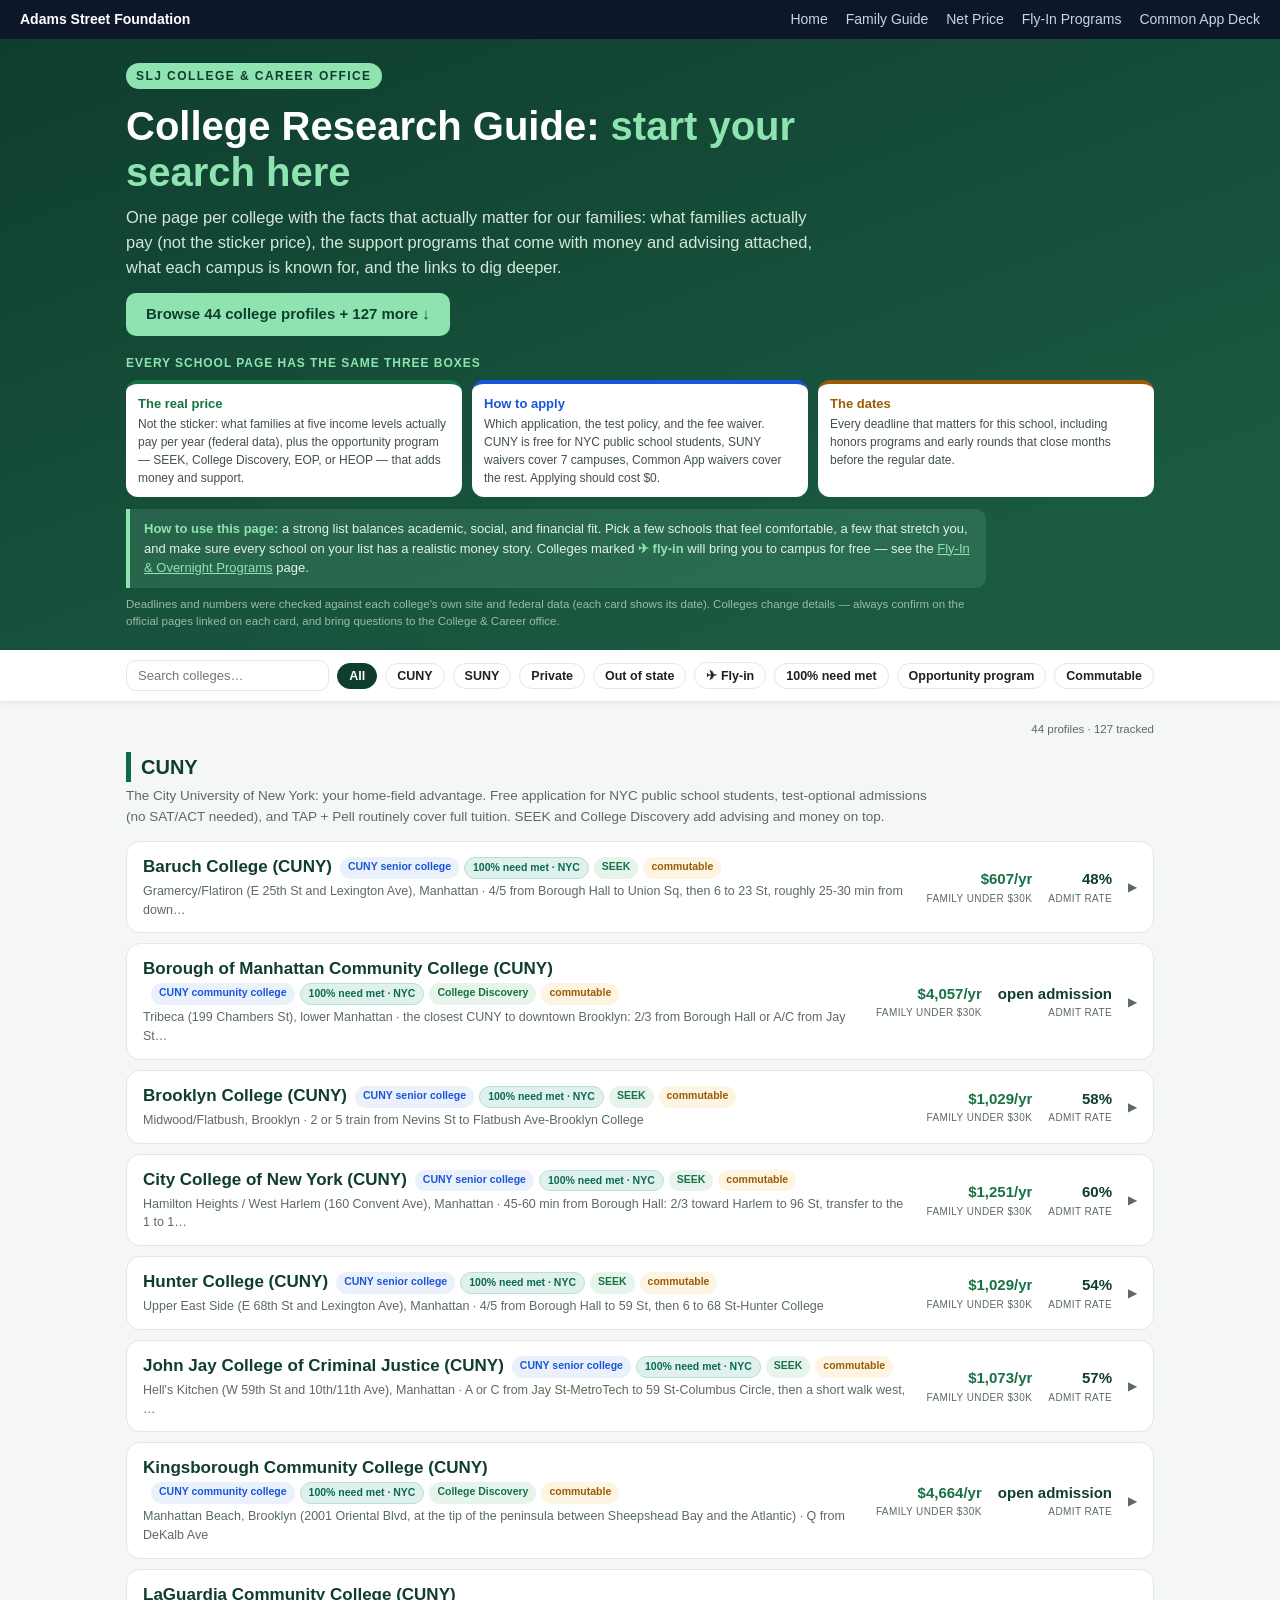
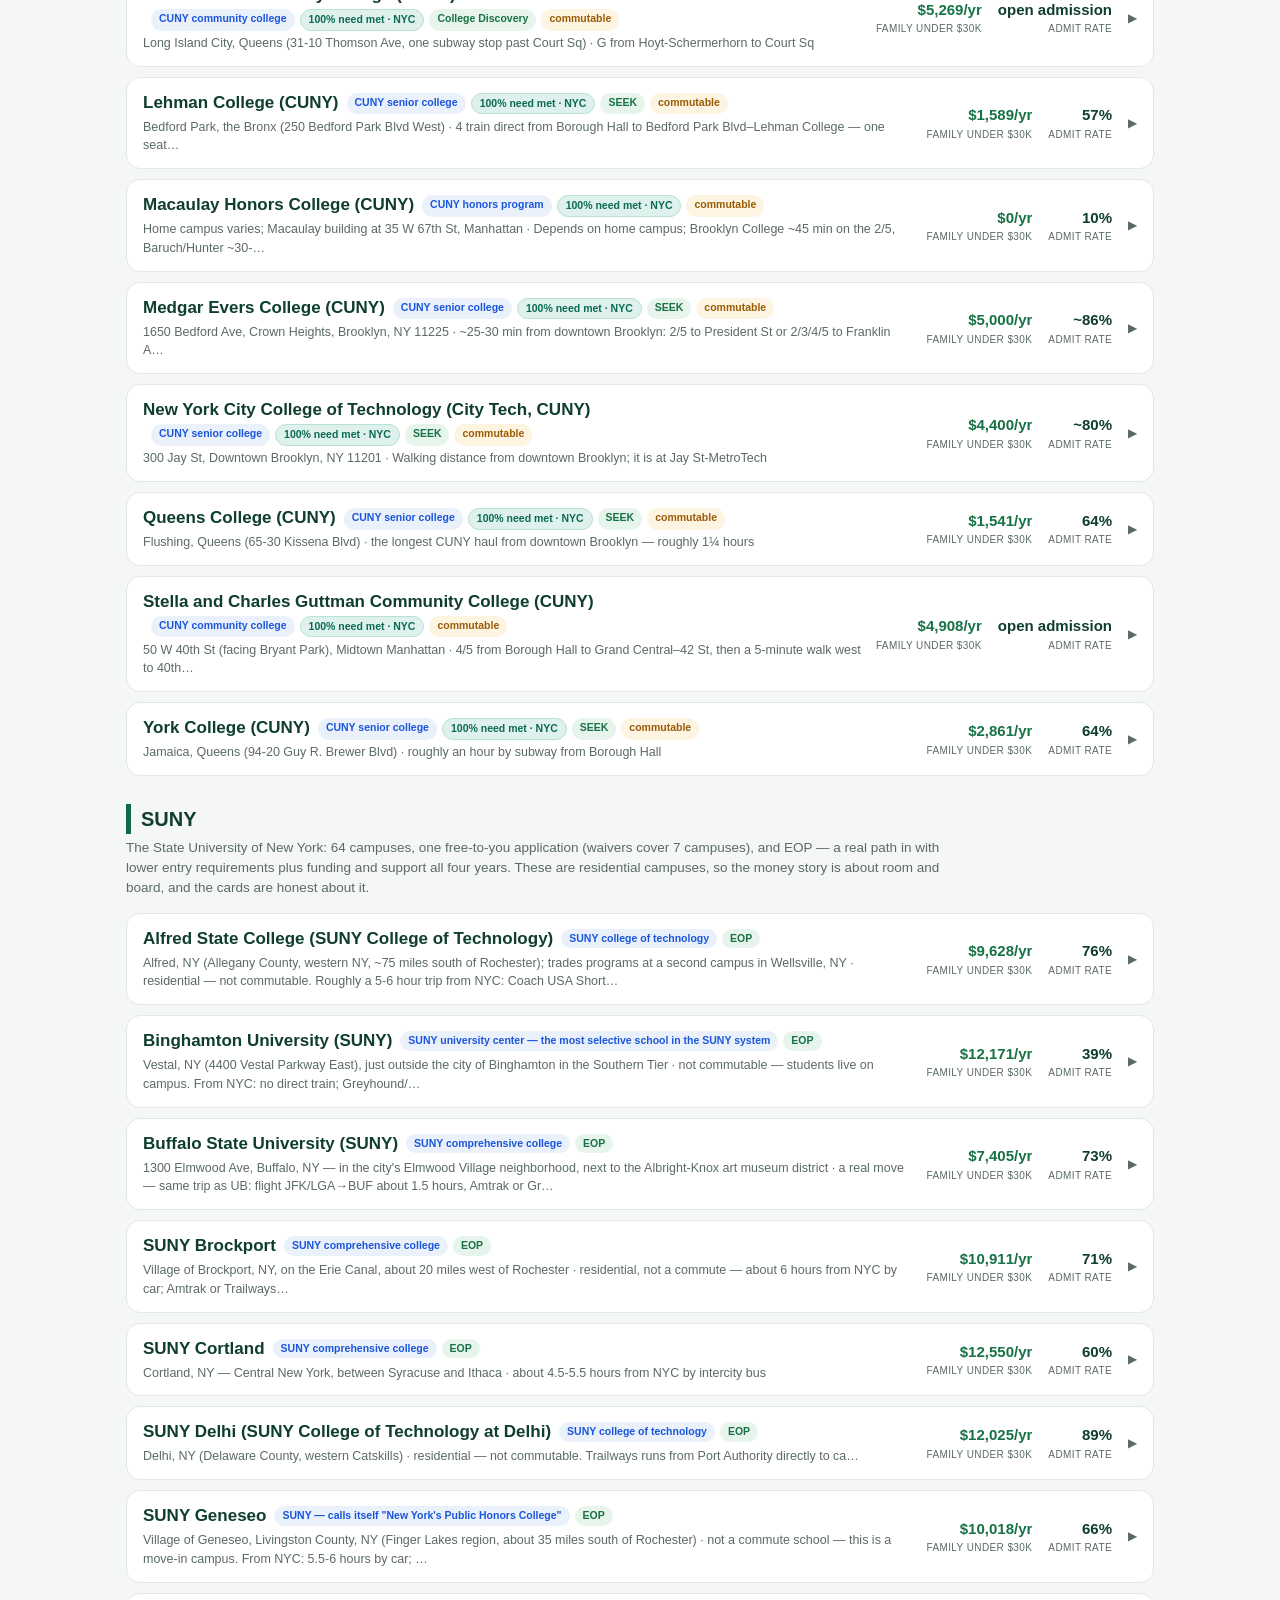
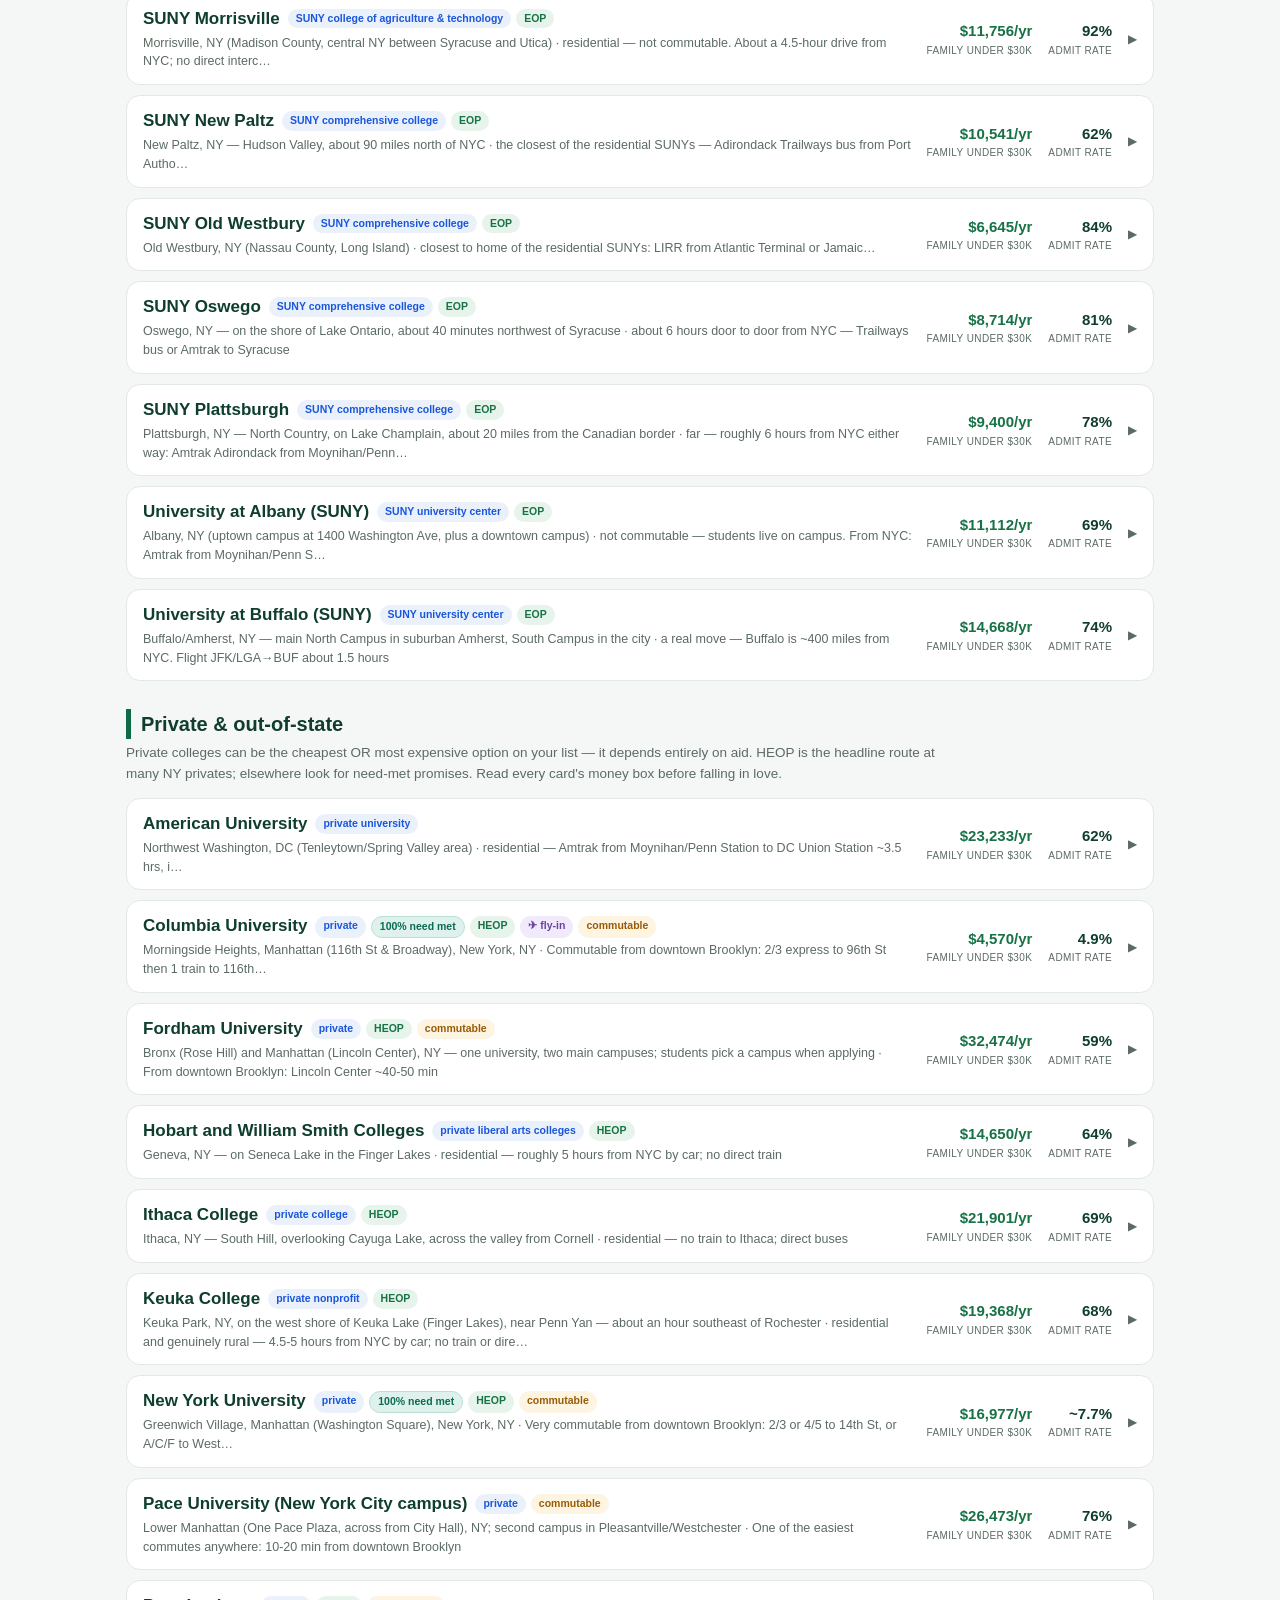
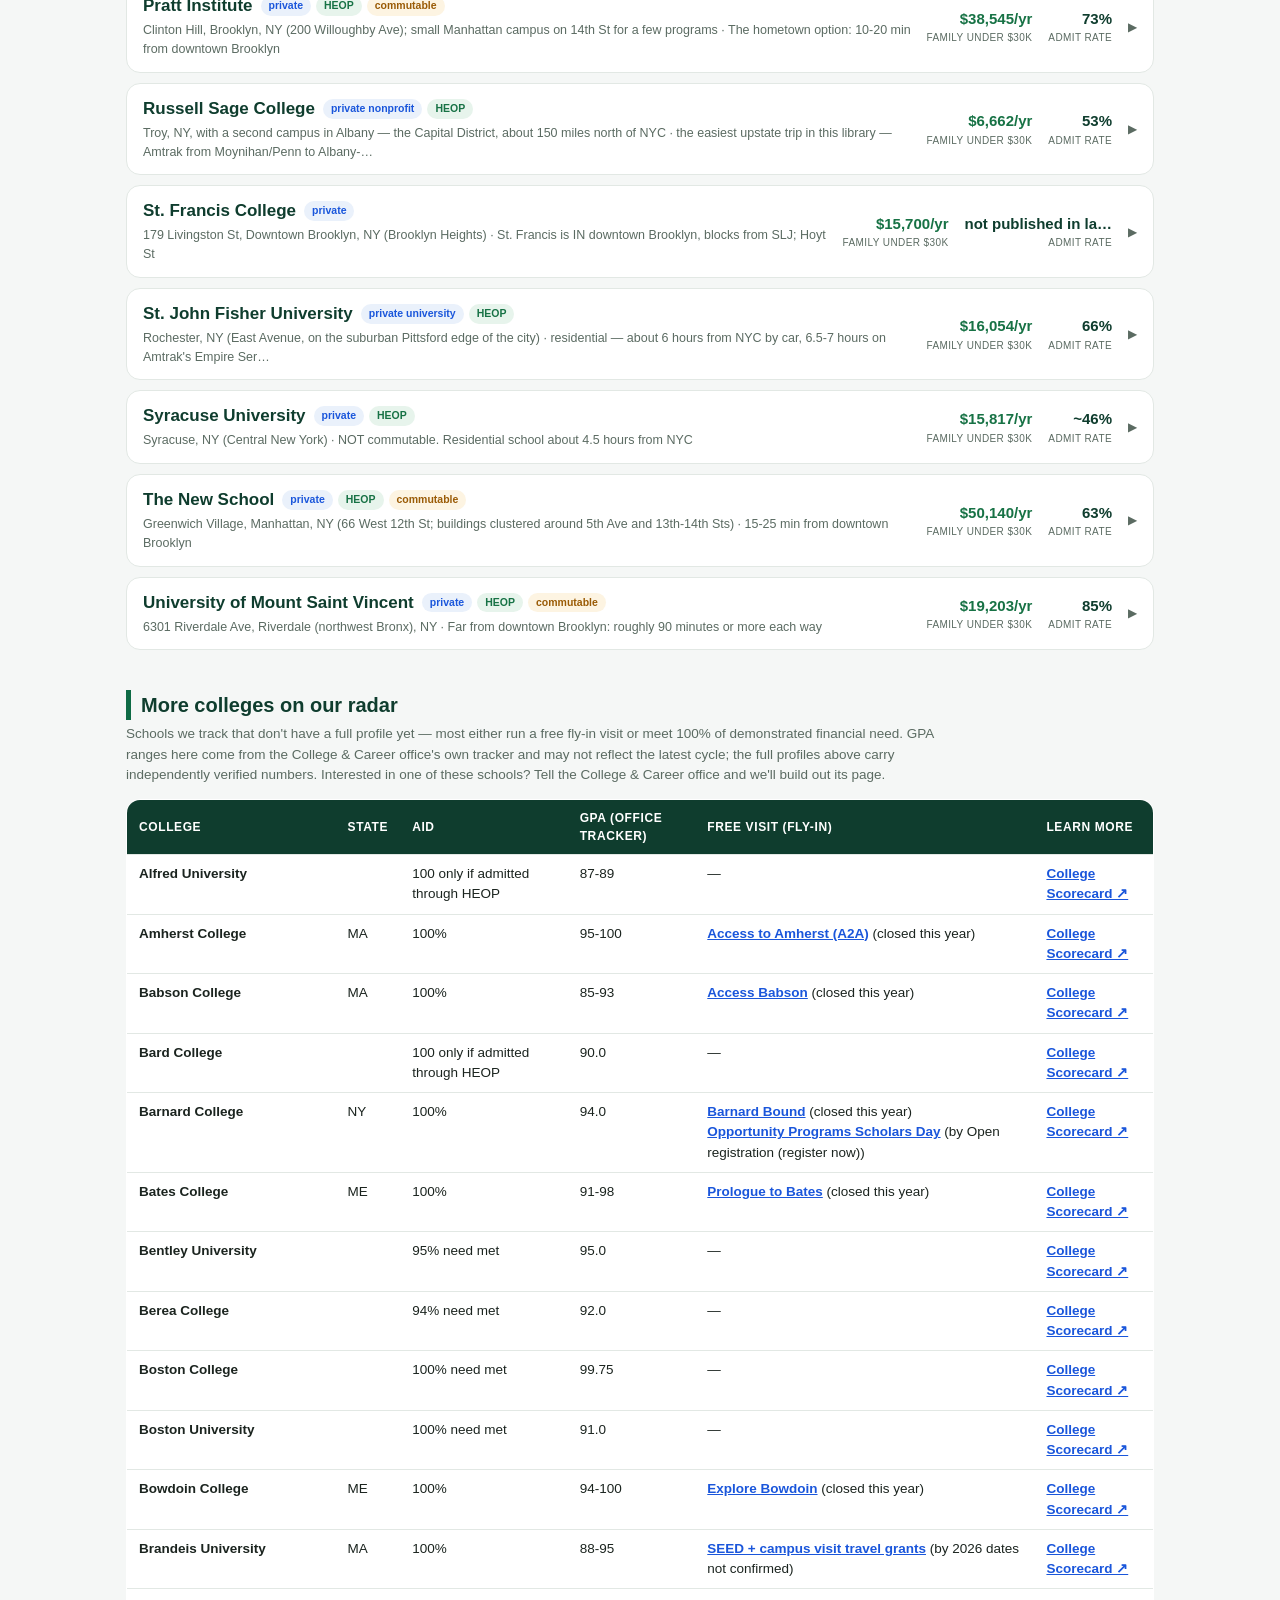
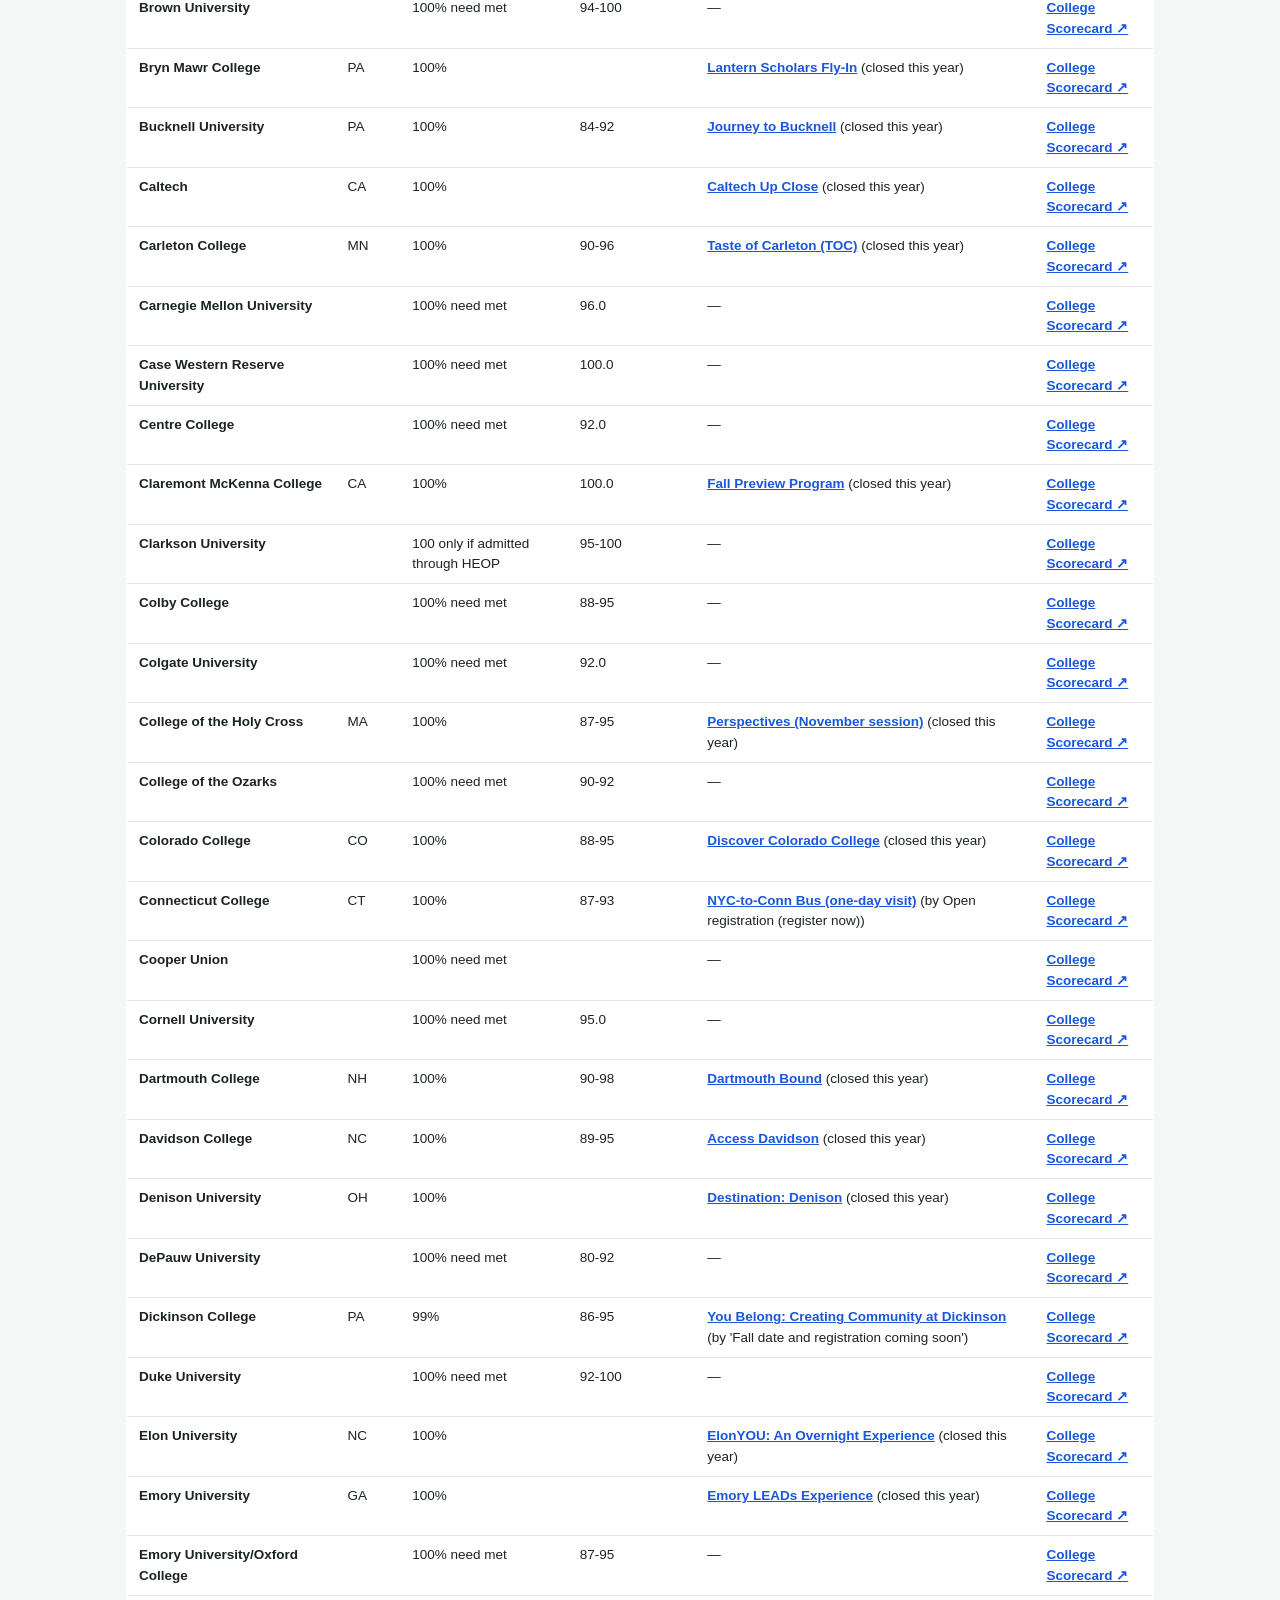
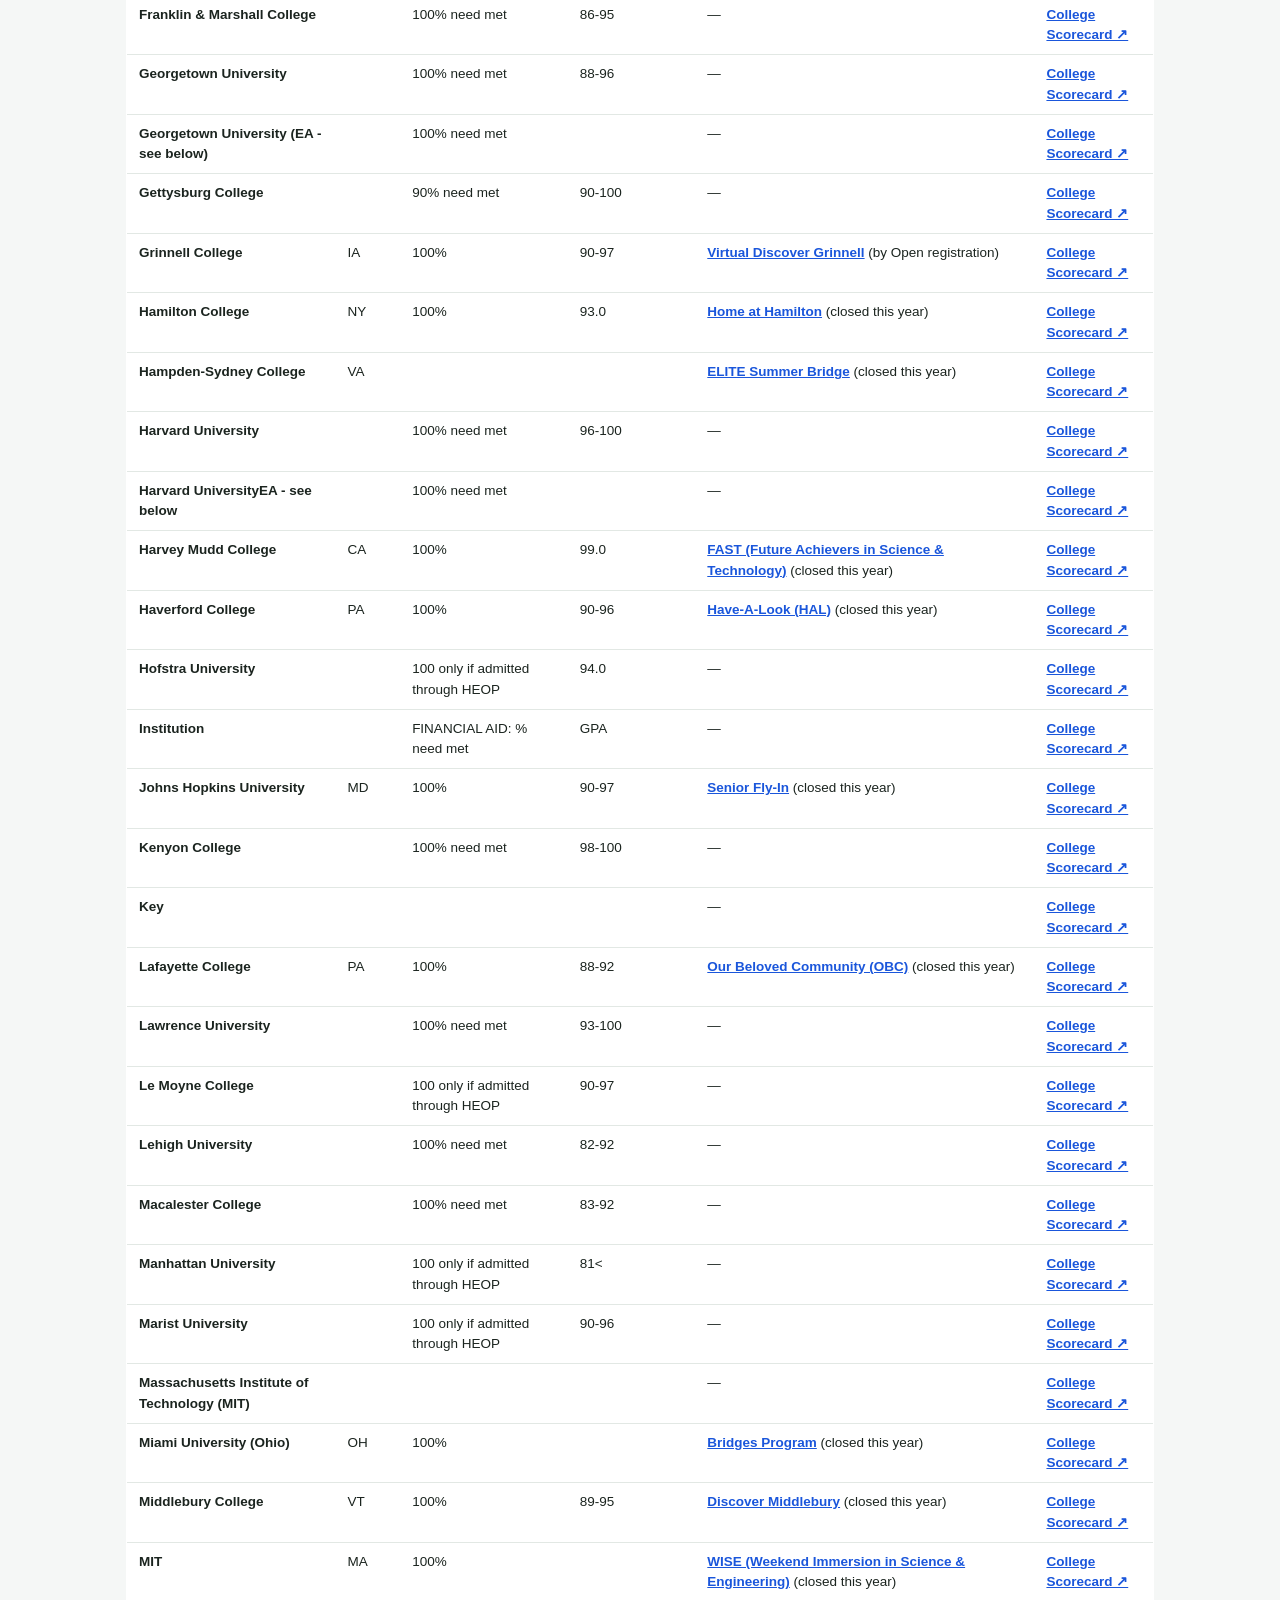
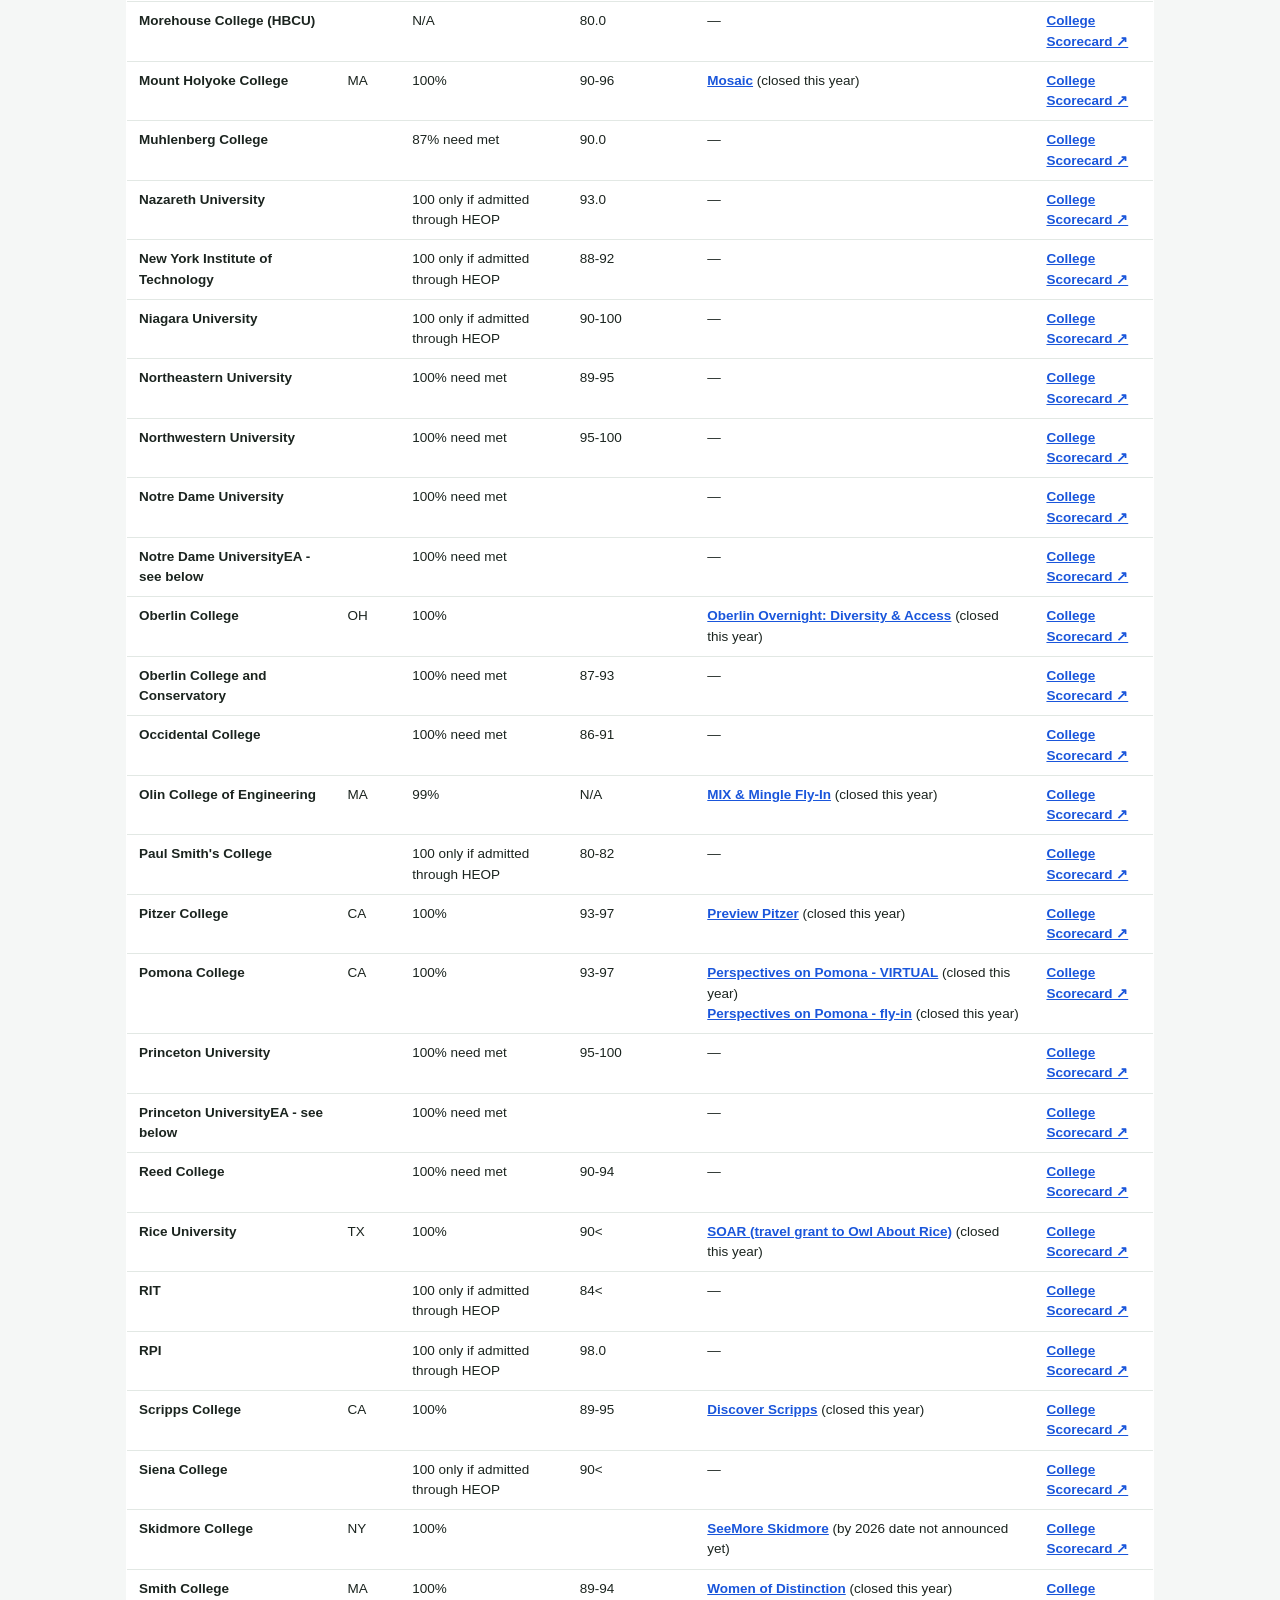
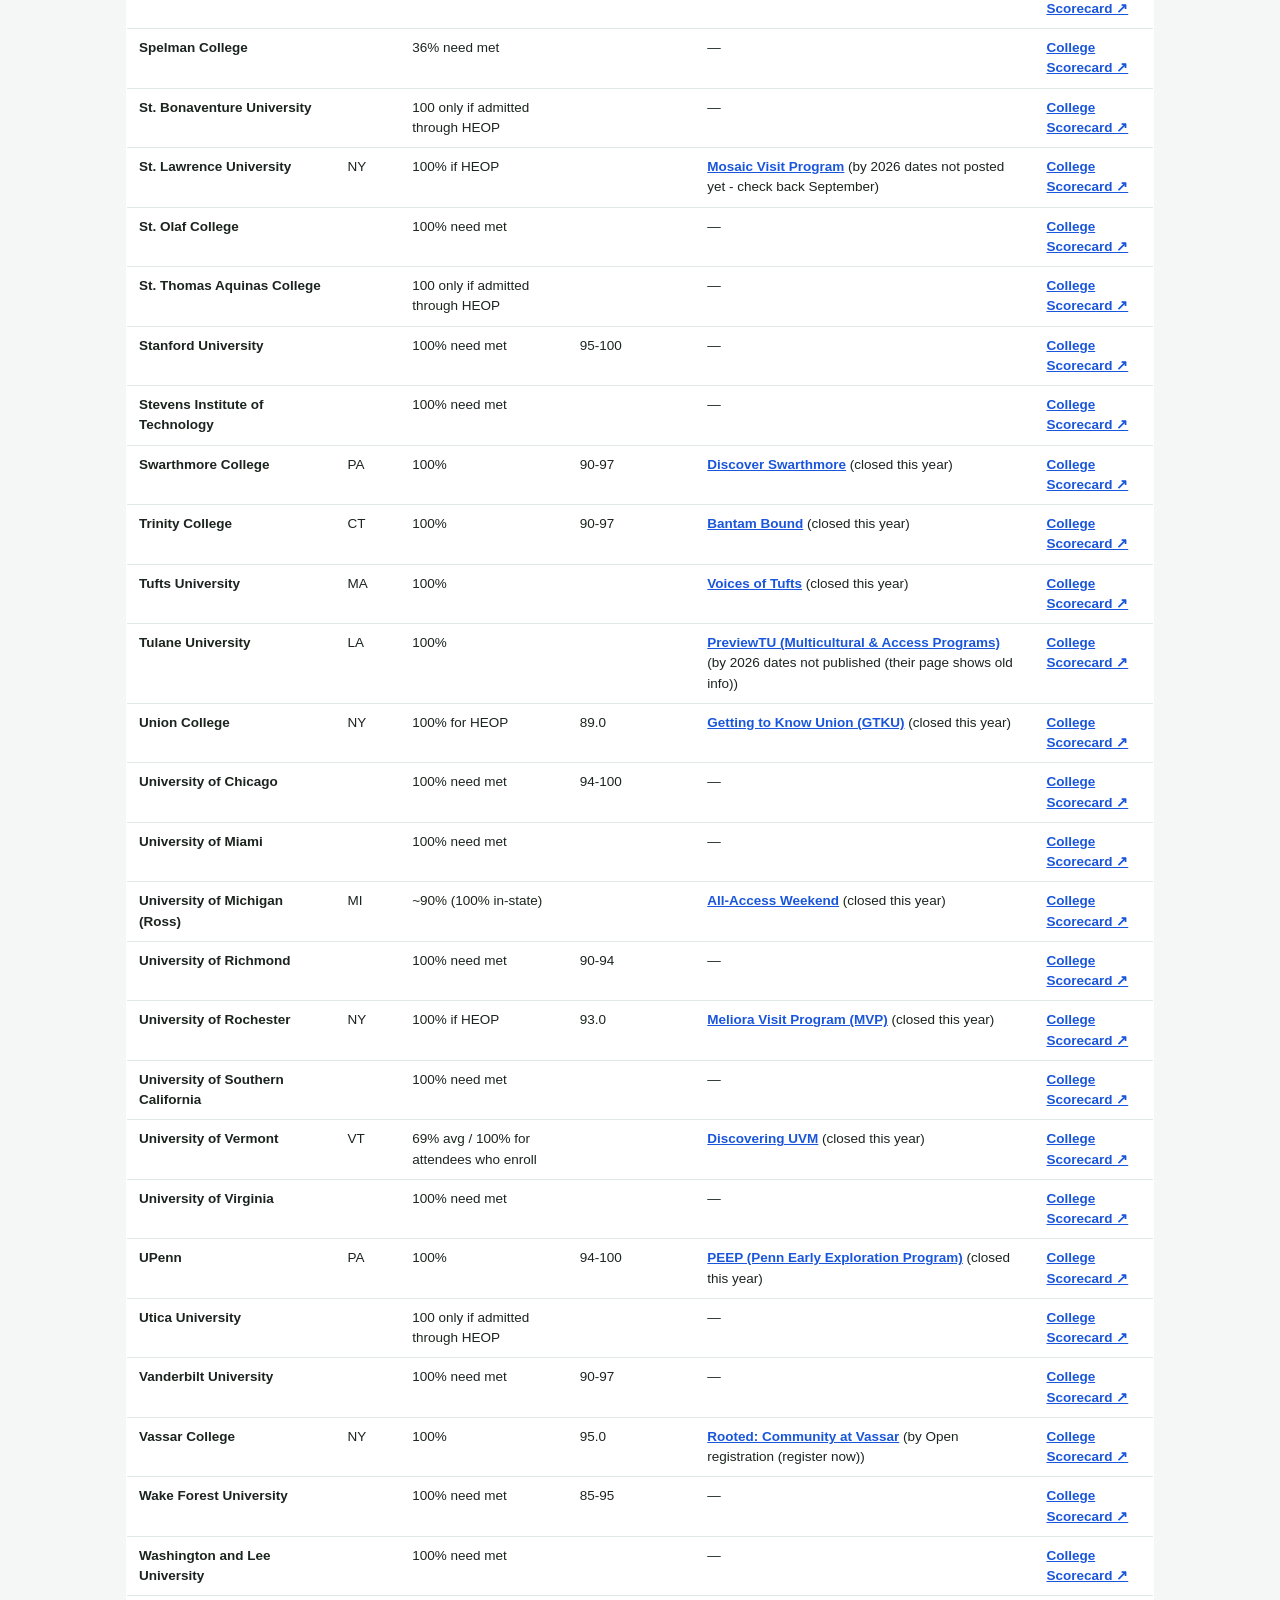
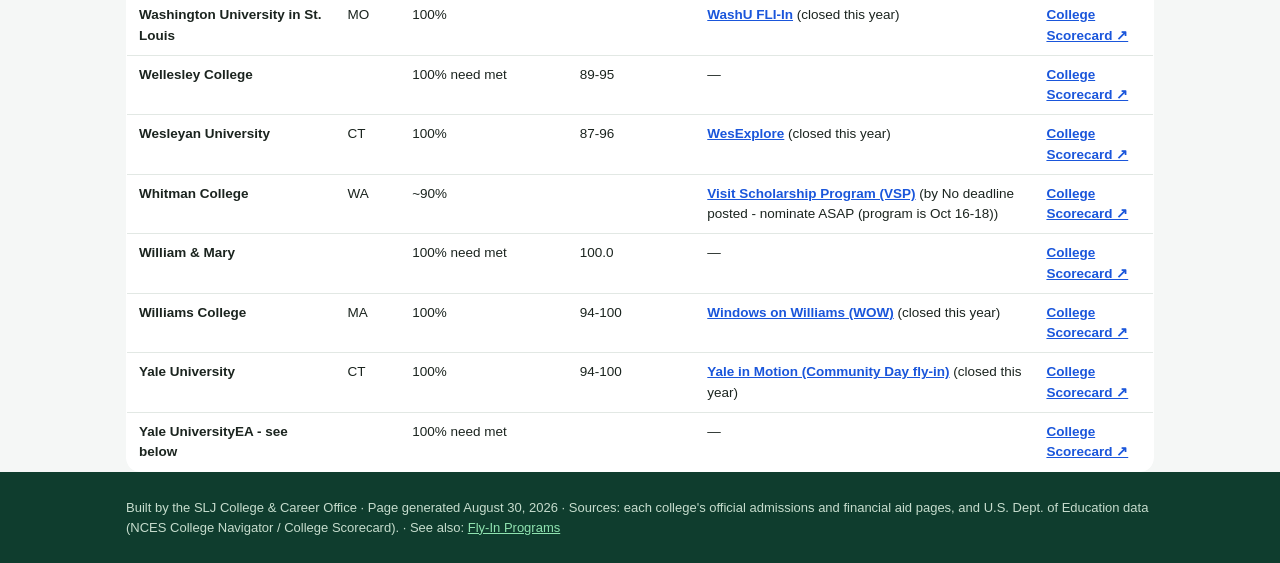
<file: colleges/index.html>
<!DOCTYPE html>
<html lang="en">
<head>
<meta charset="utf-8">
<meta name="viewport" content="width=device-width, initial-scale=1"><meta name="robots" content="noindex"><!-- REMOVE at DNS flip / launch -->
<title>College Research Guide | SLJ College Office</title>
<style>
:root{
  --forest:#0f3d2e; --forest2:#1a5a41; --mint:#8fe3b0; --mint-dk:#0e6b45;
  --navy:#14213d;
  --bg:#f5f7f6; --card:#ffffff; --ink:#1b241f; --muted:#5b6b62;
  --green:#177245; --green-bg:#e7f4ec; --green-line:#c9e5d5;
  --amber:#9a5b06; --amber-bg:#fdf4e2; --amber-line:#f0dfb8;
  --blue:#1a56db; --blue-bg:#eaf1fb; --blue-line:#d3e2f7;
  --purple:#6b3fa0; --purple-bg:#f1eafc; --purple-line:#e0d3f5;
  --line:#e2e8e4; --radius:14px;
}
*{box-sizing:border-box;margin:0;padding:0}
body{font-family:-apple-system,BlinkMacSystemFont,"Segoe UI",Roboto,Helvetica,Arial,sans-serif;
  background:var(--bg);color:var(--ink);line-height:1.5;-webkit-font-smoothing:antialiased}
a{color:var(--blue)}
.wrap{max-width:1060px;margin:0 auto;padding:0 16px}

header{background:linear-gradient(160deg,var(--forest) 0%,var(--forest2) 80%);color:#fff;padding:24px 0 20px}
html{scroll-behavior:smooth}
.kicker{display:inline-block;background:var(--mint);color:var(--forest);font-weight:800;font-size:12px;
  letter-spacing:.12em;text-transform:uppercase;padding:4px 10px;border-radius:999px;margin-bottom:14px}
h1{font-size:clamp(26px,5vw,40px);line-height:1.15;font-weight:800;max-width:760px}
h1 em{font-style:normal;color:var(--mint)}
.lede{margin-top:10px;font-size:clamp(14px,2.3vw,16.5px);color:#d5e6dc;max-width:700px}
.cta{display:inline-block;margin-top:14px;background:var(--mint);color:var(--forest);font-weight:800;
  font-size:15px;padding:10px 20px;border-radius:10px;text-decoration:none}
.cta:hover{background:#a9efc4}
.legend{margin-top:18px}
.legend .cap{font-size:12px;font-weight:700;letter-spacing:.08em;text-transform:uppercase;color:var(--mint);margin-bottom:8px}
.legendrow{display:grid;grid-template-columns:repeat(auto-fit,minmax(230px,1fr));gap:10px}
.legendrow .lp{background:#fff;border-radius:12px;padding:10px 12px;color:var(--ink)}
.legendrow .lp b{display:block;font-size:13px;margin-bottom:2px}
.legendrow .lp p{font-size:12px;color:#41504a}
.lp.money{border-top:4px solid var(--green)} .lp.money b{color:var(--green)}
.lp.apply{border-top:4px solid var(--blue)} .lp.apply b{color:var(--blue)}
.lp.dead{border-top:4px solid var(--amber)} .lp.dead b{color:var(--amber)}
.strategy{margin-top:12px;background:rgba(143,227,176,.14);border-left:4px solid var(--mint);
  border-radius:0 10px 10px 0;padding:10px 14px;font-size:13px;color:#e4f2e9;max-width:860px}
.strategy b{color:var(--mint)}
.strategy a{color:var(--mint)}
.fineprint{margin-top:8px;font-size:11.5px;color:#9db8a9;max-width:860px}

.strip{background:#fff;border-bottom:1px solid var(--line);position:sticky;top:0;z-index:20;
  box-shadow:0 1px 6px rgba(20,33,61,.06);padding:10px 0}
.striprow{display:flex;flex-wrap:wrap;gap:8px;align-items:center}
.striprow input[type=search]{flex:1 1 150px;min-width:130px;padding:7px 11px;border:1px solid var(--line);
  border-radius:10px;font-size:13px}
.chip{border:1px solid var(--line);background:#fff;color:var(--ink);border-radius:999px;
  padding:5px 11px;font-size:12.5px;font-weight:600;cursor:pointer}
.chip.on{background:var(--forest);border-color:var(--forest);color:#fff}
.chip.tog.on{background:var(--mint-dk);border-color:var(--mint-dk);color:#fff}
.count{font-size:11.5px;color:var(--muted);white-space:nowrap}
.countline{text-align:right;margin:14px 0 -16px}

main{padding:26px 0 60px}
.grouphead{margin:28px 0 4px;font-size:20px;font-weight:800;color:var(--forest);
  border-left:5px solid var(--mint-dk);padding-left:10px}
.groupsub{font-size:13.5px;color:var(--muted);margin-bottom:14px;max-width:820px}
.grid{display:flex;flex-direction:column;gap:10px}
details.card{background:var(--card);border:1px solid var(--line);border-radius:var(--radius)}
details.card[open]{box-shadow:0 2px 14px rgba(15,61,46,.10);border-color:#c7d6cd}
summary.head{list-style:none;cursor:pointer;padding:13px 16px;display:flex;flex-wrap:wrap;
  gap:6px 14px;align-items:center}
summary.head::-webkit-details-marker{display:none}
summary.head:hover{background:#f7faf8;border-radius:var(--radius)}
details[open] summary.head{background:#f2f7f4;border-radius:var(--radius) var(--radius) 0 0;
  border-bottom:1px solid var(--line)}
.headmain{flex:1 1 320px;min-width:0}
.headmain h3{font-size:17px;line-height:1.25;color:var(--forest);display:inline}
.badges{display:inline-flex;flex-wrap:wrap;gap:5px;margin-left:8px;vertical-align:2px}
.b{display:inline-block;font-size:10.5px;font-weight:700;border-radius:999px;padding:2px 8px}
.b.sys{background:var(--blue-bg);color:var(--blue)}
.b.opp{background:var(--green-bg);color:var(--green)}
.b.fly{background:var(--purple-bg);color:var(--purple)}
.b.commute{background:var(--amber-bg);color:var(--amber)}
.b.need{background:#dff1ec;color:#0b6b52;border:1px solid #b8e0d3}
.loc{font-size:12.5px;color:var(--muted);margin-top:3px}
.headfacts{display:flex;gap:16px;align-items:center;white-space:nowrap}
.headfacts .fact b{display:block;font-size:15px;color:var(--forest);text-align:right}
.headfacts .fact.money b{color:var(--green)}
.headfacts .fact span{display:block;font-size:10px;color:var(--muted);text-transform:uppercase;
  letter-spacing:.04em;text-align:right}
.chev{color:var(--muted);font-size:12px;transition:transform .15s}
details[open] .chev{transform:rotate(90deg)}
.body{padding:0 16px 16px}
.flystrip{margin-top:14px;background:var(--purple-bg);border:1px solid var(--purple-line);
  border-radius:10px;padding:10px 14px;font-size:13.5px;color:#4a2c73}
.flystrip b{color:var(--purple)}
.flystrip a{color:var(--purple);font-weight:700}
.panelrow{display:grid;grid-template-columns:minmax(0,1.12fr) minmax(0,1fr);gap:12px;margin-top:14px}
.pstack{display:flex;flex-direction:column;gap:12px}
.pstack .panel:last-child{flex:1}
@media(max-width:860px){.panelrow{grid-template-columns:1fr}
  .headfacts{width:100%;justify-content:flex-start}
  .headfacts .fact b,.headfacts .fact span{text-align:left}}
.panel{border-radius:12px;padding:12px 14px}
.panel h5{font-size:11px;font-weight:800;letter-spacing:.07em;text-transform:uppercase;margin-bottom:8px}
.panel p,.panel li{font-size:13px;line-height:1.5}
.p-money{background:var(--green-bg);border:1px solid var(--green-line)}
.p-money h5{color:var(--green)}
.p-money p{color:#2c5240}
.bands{width:100%;border-collapse:collapse;margin:0 0 9px}
.bands td{padding:4px 0;border-bottom:1px dashed #b9d8c6;font-size:12.5px;color:#2c5240}
.bands td:last-child{text-align:right;font-weight:800;color:var(--green);white-space:nowrap}
.bands tr.hi td{font-size:14px}
.npc{display:block;margin-top:10px;background:var(--green);color:#fff;text-decoration:none;
  font-size:13px;font-weight:700;padding:8px 12px;border-radius:9px;text-align:center}
.npc:hover{background:var(--mint-dk)}
.p-apply{background:var(--blue-bg);border:1px solid var(--blue-line)}
.p-apply h5{color:var(--blue)}
.p-apply p{color:#25406e;margin-bottom:7px}
.p-apply p b{color:var(--blue)}
.p-dead{background:var(--amber-bg);border:1px solid var(--amber-line)}
.p-dead h5{color:var(--amber)}
.p-dead ul{list-style:none}
.p-dead li{color:#5c3f10;padding-left:14px;position:relative;margin-top:5px}
.p-dead li::before{content:"▸";position:absolute;left:0;color:var(--amber)}
.statrow{display:flex;gap:0;border:1px solid var(--line);border-radius:12px;overflow:hidden;margin-top:14px}
.statrow div{flex:1;text-align:center;padding:9px 4px;background:#f8faf9}
.statrow div+div{border-left:1px solid var(--line)}
.statrow b{display:block;font-size:16px;color:var(--forest)}
.statrow span{font-size:10.5px;color:var(--muted);text-transform:uppercase;letter-spacing:.04em}
.statrow em{display:block;font-size:10px;color:#96a89d;font-style:normal;margin-top:1px}
.factrow{margin-top:14px}
.factrow h5{font-size:11px;font-weight:800;letter-spacing:.07em;text-transform:uppercase;color:var(--muted);margin-bottom:3px}
.factrow p{font-size:13.5px;color:var(--ink);max-width:900px}
.prose{margin-top:14px;border-top:1px solid var(--line);padding-top:4px}
.prose h5{font-size:11px;font-weight:800;letter-spacing:.07em;text-transform:uppercase;color:var(--muted);margin:10px 0 0}
.prose p{font-size:14px;color:#2f3b34;margin-top:8px;max-width:780px}
.linksec{margin-top:14px;background:#f8faf9;border:1px solid var(--line);border-radius:12px;padding:11px 14px}
.linksec h5{font-size:11px;font-weight:800;letter-spacing:.07em;text-transform:uppercase;color:var(--muted);margin-bottom:8px}
.linkrow{display:flex;flex-wrap:wrap;gap:8px}
.linkrow a{font-size:12.5px;font-weight:700;background:#fff;border:1.5px solid var(--blue);
  color:var(--blue);border-radius:9px;padding:5px 11px;text-decoration:none}
.linkrow a:hover{background:var(--blue-bg)}
.verified{font-size:11px;color:#93a39a;margin-top:10px}

.t2{margin-top:40px}
.t2 h2{font-size:20px;font-weight:800;color:var(--forest);border-left:5px solid var(--mint-dk);padding-left:10px}
.t2 .groupsub{margin-top:4px}
table{width:100%;border-collapse:collapse;background:#fff;border:1px solid var(--line);
  border-radius:var(--radius);overflow:hidden;font-size:13.5px}
.tablewrap{overflow-x:auto;border-radius:var(--radius);margin-top:12px}
th{background:var(--forest);color:#fff;text-align:left;padding:9px 12px;font-size:12px;
  text-transform:uppercase;letter-spacing:.05em}
td{padding:9px 12px;border-top:1px solid var(--line);vertical-align:top}
td a{font-weight:600}
.hidden{display:none}
footer{background:var(--forest);color:#c6dccd;padding:26px 0;font-size:13px}
footer a{color:var(--mint)}
@media print{.strip{display:none}details{display:block}details p{display:block}}
</style>
</head>
<body>
<!-- site cross-nav (injected on publish; not in the outreach source) -->
<div style="background:#0e1729;color:#fff;font-size:14px;padding:9px 20px;display:flex;flex-wrap:wrap;gap:6px 18px;align-items:center;justify-content:space-between">
  <a href="../" style="color:#fff;text-decoration:none;font-weight:700">Adams Street Foundation</a>
  <span style="display:flex;flex-wrap:wrap;gap:4px 18px">
    <a href="../" style="color:#c8d3e8;text-decoration:none">Home</a>
    <a href="../families/" style="color:#c8d3e8;text-decoration:none">Family Guide</a>
    <a href="../netprice/" style="color:#c8d3e8;text-decoration:none">Net Price</a>
    <a href="../fly-ins/" style="color:#c8d3e8;text-decoration:none">Fly-In Programs</a>
    <a href="../common-app/" style="color:#c8d3e8;text-decoration:none">Common App Deck</a>
  </span>
</div>


<header>
  <div class="wrap">
    <div class="kicker">SLJ College &amp; Career Office</div>
    <h1>College Research Guide: <em>start your search here</em></h1>
    <p class="lede">One page per college with the facts that actually matter for our families:
    what families actually pay (not the sticker price), the support programs that come
    with money and advising attached, what each campus is known for, and the links to dig deeper.</p>
    <a class="cta" href="#directory">Browse 44 college profiles + 127 more ↓</a>
    <div class="legend">
      <div class="cap">Every school page has the same three boxes</div>
      <div class="legendrow">
        <div class="lp money"><b>The real price</b><p>Not the sticker: what families at five
        income levels actually pay per year (federal data), plus the opportunity program —
        SEEK, College Discovery, EOP, or HEOP — that adds money and support.</p></div>
        <div class="lp apply"><b>How to apply</b><p>Which application, the test policy, and the
        fee waiver. CUNY is free for NYC public school students, SUNY waivers cover 7 campuses,
        Common App waivers cover the rest. Applying should cost $0.</p></div>
        <div class="lp dead"><b>The dates</b><p>Every deadline that matters for this school,
        including honors programs and early rounds that close months before the regular date.</p></div>
      </div>
    </div>
    <div class="strategy"><b>How to use this page:</b> a strong list balances academic, social,
    and financial fit. Pick a few schools that feel comfortable, a few that stretch you, and make
    sure every school on your list has a realistic money story. Colleges marked
    <b>✈ fly-in</b> will bring you to campus for free — see the
    <a href="../fly-ins/">Fly-In &amp; Overnight Programs</a> page.</div>
    <p class="fineprint">Deadlines and numbers were checked against each college's own site and
    federal data (each card shows its date). Colleges change details — always confirm on the
    official pages linked on each card, and bring questions to the College &amp; Career office.</p>
  </div>
</header>

<div class="strip"><div class="wrap striprow">
  <input type="search" id="q" placeholder="Search colleges…">
  <button class="chip on" data-g="all">All</button>
  <button class="chip" data-g="cuny">CUNY</button>
  <button class="chip" data-g="suny">SUNY</button>
  <button class="chip" data-g="private">Private</button>
  <button class="chip tog" id="tOOS">Out of state</button>
  <button class="chip tog" id="tFly">✈ Fly-in</button>
  <button class="chip tog" id="tNeed">100% need met</button>
  <button class="chip tog" id="tOpp">Opportunity program</button>
  <button class="chip tog" id="tCommute">Commutable</button>
</div></div>

<main class="wrap" id="directory">
  <div class="countline"><span class="count" id="count"></span></div>
  <div id="groups"></div>

  <section class="t2" id="t2sec">
    <h2>More colleges on our radar</h2>
    <p class="groupsub">Schools we track that don't have a full profile yet — most either run a
    free fly-in visit or meet 100% of demonstrated financial need. GPA ranges here come from the
    College &amp; Career office's own tracker and may not reflect the latest cycle; the full
    profiles above carry independently verified numbers. Interested in one of these schools?
    Tell the College &amp; Career office and we'll build out its page.</p>
    <div class="tablewrap"><table>
      <thead><tr><th>College</th><th>State</th><th>Aid</th><th>GPA (office tracker)</th><th>Free visit (fly-in)</th><th>Learn more</th></tr></thead>
      <tbody id="t2body"></tbody>
    </table></div>
  </section>
</main>

<footer><div class="wrap">
  Built by the SLJ College &amp; Career Office · Page generated August 30, 2026 ·
  Sources: each college's official admissions and financial aid pages, and U.S. Dept. of
  Education data (NCES College Navigator / College Scorecard). ·
  See also: <a href="../fly-ins/">Fly-In Programs</a>
</div></footer>

<script>
const DATA = {"cards": [{"slug": "baruch-college", "name": "Baruch College (CUNY)", "canon": "Baruch College (CUNY)", "group": "cuny", "community": false, "commutable": true, "oos": false, "system": "CUNY senior college", "location": "Gramercy/Flatiron (E 25th St and Lexington Ave), Manhattan", "setting": "vertical city campus in midtown Manhattan", "undergrads": "16,496 (Fall 2024)", "commute": "4/5 from Borough Hall to Union Sq, then 6 to 23 St, roughly 25-30 min from downtown Brooklyn", "admit": "48% (Fall 2024)", "gpa": "not published; the most selective CUNY senior college, admitted students are mostly strong A-/B+ students", "tests": "test optional; SAT/ACT scores considered only if submitted (per cuny.edu apply page, verified 2026-08-30; policy published through Spring 2027 entry — confirm Fall 2027 when the application opens)", "application": "CUNY Application (opens Sept 15) · fee waived for NYC public school students", "deadlines": "Rolling admission; priority deadline Feb 1, 2027 for fall 2027 entry · Macaulay Honors campus: Macaulay deadline Nov 16, 2026 at 6 PM (Early Decision option Oct 26, 2026)", "css": "no", "need_met": "no formal full-need promise, but TAP + Pell routinely cover full tuition and fees for low-income NY families; NCES shows average net price of $607/yr for the $0-30k band", "opp": "SEEK (Percy Ellis Sutton SEEK) — extra advising, tutoring, fee/book stipends, and up to 10 semesters of TAP; requires NY residency (12 months), first-time freshman status, and family income within NYS guidelines (e.g. $57,720 for a household of 4, 2025-26); apply by checking the SEEK box on the CUNY app. Also a Macaulay Honors campus (full tuition, laptop, opportunities fund; very competitive, own Nov deadline)", "opp_badge": "SEEK", "need_badge": "100% need met · NYC", "sticker": "$7,464/yr in-state tuition + fees (2024-25, NCES)", "np030": "$607 (2023-24, NCES/College Scorecard data)", "np3048": "$2,052 (2023-24)", "np030_head": "$607", "np3048_head": "$2,052", "np4875_head": "$6,312", "np75110_head": "$8,623", "np110_head": "$12,314", "grad": "72% (6-year, Fall 2018 cohort)", "known": "Zicklin School of Business (accounting, finance, marketing — one of the largest business schools in the country), Marxe School of Public and International Affairs, consistently top-ranked for social mobility, strong pre-law pipeline through political science and public affairs, Weissman School for arts and sciences (journalism, communication studies)", "links": [["Admissions", "https://enrollmentmanagement.baruch.cuny.edu/undergraduate-admissions/"], ["Apply", "https://www.cuny.edu/admissions/undergraduate/apply/"], ["Financial aid", "https://baruch.cuny.edu/undergrad/financialAid.html"], ["Net price calculator", "https://npc.cuny.edu/npc/public/fin_aid/financial_aid_estimator/FinAidEstimator.jsp"], ["Visit / virtual tour", "https://enrollmentmanagement.baruch.cuny.edu/undergraduate-admissions/visit/"], ["Majors", "https://enrollmentmanagement.baruch.cuny.edu/undergraduate-admissions/majors/"], ["Opportunity program", "https://www.baruch.cuny.edu/seek/"]], "prose": "Baruch is the business school of CUNY, and it acts like it. Most students are there for Zicklin (accounting, finance, marketing), the campus is a cluster of buildings around 25th and Lexington in Manhattan, and the energy is career-focused: internships, recruiting events, and a straight line into NYC jobs. It is also famous for social mobility, meaning students from low-income families very often graduate into solidly middle-class careers. It is the hardest CUNY to get into, and its 72% six-year graduation rate is the best in the system by a wide margin.\n\nThe cost story is about as good as it gets. Tuition and fees run about $7,500 a year sticker, but for a family earning under $30,000, the average student actually pays around $600 a year after TAP and Pell, and many pay nothing. There are no dorms to pay for since almost everyone commutes, and SEEK adds advising, tutoring, and stipends for eligible low-income NY students (check the SEEK box on the CUNY app). Baruch is also a Macaulay Honors campus: free tuition plus perks, but that application closes in mid-November, months before the regular Feb 1 priority date.\n\nOne honest tradeoff: Baruch is not the place for a student whose heart is in the arts. Writing, journalism, and communication exist and are decent, but the culture is business-first, classes are large, and advising is stretched thin, so students who do best are the ones who go get what they need. For a student interested in law, though, it is a quietly strong choice: political science and public affairs majors with a Manhattan network, and a business degree is a respected road into law school too.", "flyins": [], "verified": "2026-08-30"}, {"slug": "bmcc", "name": "Borough of Manhattan Community College (CUNY)", "canon": "BMCC (CUNY)", "group": "cuny", "community": true, "commutable": true, "oos": false, "system": "CUNY community college", "location": "Tribeca (199 Chambers St), lower Manhattan", "setting": "one long modern building plus satellites in downtown Manhattan, steps from the Hudson River and the Financial District", "undergrads": "20,123 (Fall 2024) — the largest CUNY community college", "commute": "the closest CUNY to downtown Brooklyn: 2/3 from Borough Hall or A/C from Jay St-MetroTech to Chambers St, then a short walk toward the river — 15-25 min door to door", "admit": "open admission — every applicant with a high school diploma or equivalency is accepted", "gpa": "no GPA cutoff; open admission means the question is never \"can I get in,\" only \"which program\"", "tests": "test-optional; SAT/ACT not required, considered only if submitted (CUNY policy published through Spring 2027 entry; confirm Fall 2027 handling when the application opens — expected to continue)", "application": "CUNY Application (opens Sept 15) · fee waived for NYC public school seniors who apply Sept 15 - Nov 16, 2026", "deadlines": "Rolling admission; priority deadline Feb 1, 2027 for fall 2027 entry — but apply early anyway: College Discovery seats are limited (selection runs like a lottery) and ASAP spots fill", "css": "no", "need_met": "no formal promise, but BMCC reports 7 out of 10 students attend tuition-free; TAP + Pell cover tuition and fees for low-income NY families, and ASAP covers most of what's left (transit, books, fee gaps)", "opp": "College Discovery (CD) — the community-college counterpart of SEEK: dedicated counselors and tutors throughout enrollment, student activity fees paid, book stipend for eligible students; requires NY residency (12 months), first-time freshman status, and family income within NYS guidelines; opt in via the Special Programs section of the CUNY application (limited seats — apply early). Separately, ASAP gives a free unlimited OMNY card, textbook assistance, a tuition/fee gap award, and a dedicated advisor to full-time students committed to graduating within 3 years", "opp_badge": "College Discovery", "need_badge": "100% need met · NYC", "sticker": "$5,170/yr in-state tuition + fees (2024-25, NCES)", "np030": "$4,057 (2023-24, NCES)", "np3048": "$4,837 (2023-24, NCES)", "np030_head": "$4,057", "np3048_head": "$4,837", "np4875_head": "$7,460", "np75110_head": "$8,927", "np110_head": "$12,016", "grad": "25% graduate within 3 years (Fall 2021 cohort); another 19% transfer out, many to CUNY senior colleges before finishing the associate degree", "known": "60+ associate degree programs (nursing, business, accounting, computer science, engineering science, theatre, early childhood education); the CUNY system's biggest springboard into senior colleges — articulation agreements guarantee credit transfer into Baruch, City College, John Jay, York and others, including dual teacher-education pathways with CCNY; ASAP, CUNY's nationally copied completion program", "links": [["Admissions", "https://www.bmcc.cuny.edu/admissions/"], ["Apply", "https://www.cuny.edu/admissions/undergraduate/apply/"], ["Financial aid", "https://www.bmcc.cuny.edu/finaid/"], ["Net price calculator", "https://npc.cuny.edu/npc/public/fin_aid/financial_aid_estimator/FinAidEstimator.jsp"], ["Visit / virtual tour", "https://www.bmcc.cuny.edu/admissions/visit-our-campus/"], ["Majors", "https://www.bmcc.cuny.edu/academics/programs/"], ["Opportunity program", "https://www.bmcc.cuny.edu/academics/success-programs/cd/"]], "prose": "BMCC is CUNY's largest community college — 20,000 students in a modern complex on Chambers Street in Tribeca, a 20-minute train ride from downtown Brooklyn. It grants two-year associate degrees in over 60 programs, and for our students it plays two honest roles, both good: a direct route into careers like nursing and accounting, and a low-cost, low-risk first two years before transferring into a bachelor's program. That second route is a real system, not a consolation prize — BMCC has written articulation agreements that guarantee its graduates' credits transfer into specific majors at Baruch, City College, John Jay, York, and other senior colleges, plus dual teacher-education pathways with CCNY. Start here, finish a bachelor's somewhere selective, and the diploma looks the same.\n\nThere is no admissions gamble: BMCC is open admission, so anyone with a diploma gets in, and the application is free for NYC public school students who apply between Sept 15 and Nov 16. On cost, sticker tuition is about $5,200 and TAP + Pell typically cover all of it — BMCC says 7 in 10 of its students attend tuition-free. The average all-in net price for a family under $30,000 is about $4,100, which is mostly transportation, books, and living costs, and that is exactly what the support programs attack: College Discovery (check the Special Programs box on the CUNY application — seats are limited, so apply early) adds counselors, tutors, paid activity fees, and book stipends, while ASAP hands full-time students a free unlimited OMNY card, textbook help, and a dedicated advisor in exchange for committing to finish in three years.\n\nThe honest trade-off is momentum. Only about a quarter of entering students finish the associate degree within three years (another fifth transfer out along the way), and a huge commuter school this size will not chase anyone down. The students who win at BMCC arrive with a plan — a named transfer target or career program, full-time enrollment, and ASAP or CD signed up from day one. Used that way, it is one of the smartest financial moves in New York; drifting through part-time is where the low completion numbers come from.", "flyins": [], "verified": "2026-08-30"}, {"slug": "brooklyn-college", "name": "Brooklyn College (CUNY)", "canon": "Brooklyn College (CUNY)", "group": "cuny", "community": false, "commutable": true, "oos": false, "system": "CUNY senior college", "location": "Midwood/Flatbush, Brooklyn", "setting": "green traditional quad campus, the most classic-looking campus in CUNY", "undergrads": "11,562 (Fall 2024)", "commute": "2 or 5 train from Nevins St to Flatbush Ave-Brooklyn College (end of the line, short walk), roughly 30-35 min from downtown Brooklyn", "admit": "58% (Fall 2024)", "gpa": "not published", "tests": "test optional; SAT/ACT scores considered only if submitted (per cuny.edu apply page, verified 2026-08-30; policy published through Spring 2027 entry — confirm Fall 2027 when the application opens)", "application": "CUNY Application (opens Sept 15) · fee waived for NYC public school students", "deadlines": "Rolling admission; priority deadline Feb 1, 2027 for fall 2027 entry · Macaulay Honors campus: Macaulay deadline Nov 16, 2026 at 6 PM (Early Decision option Oct 26, 2026); BA/MD program deadline Dec 15, 2026", "css": "no", "need_met": "no formal full-need promise, but TAP + Pell routinely cover full tuition and fees for low-income NY families; NCES shows average net price of $1,029/yr for the $0-30k band", "opp": "SEEK — extra advising, tutoring, fee/book stipends, and up to 10 semesters of TAP; requires NY residency (12 months), first-time freshman status, and family income within NYS guidelines (e.g. $57,720 for a household of 4, 2025-26); apply by checking the SEEK box on the CUNY app. Also a Macaulay Honors campus (full tuition, laptop, opportunities fund; own Nov deadline)", "opp_badge": "SEEK", "need_badge": "100% need met · NYC", "sticker": "$7,452/yr in-state tuition + fees (2024-25, NCES)", "np030": "$1,029 (2023-24, NCES/College Scorecard data)", "np3048": "$2,287 (2023-24)", "np030_head": "$1,029", "np3048_head": "$2,287", "np4875_head": "$6,193", "np75110_head": "$8,917", "np110_head": "$12,254", "grad": "54% (6-year, Fall 2018 cohort)", "known": "film and television (the strongest undergrad film program in CUNY, tied to the Feirstein Graduate School of Cinema at Steiner Studios), Conservatory of Music, theater and creative writing (long literary tradition), education, accounting/business, psychology; solid pre-law route through political science", "links": [["Admissions", "https://www.brooklyn.edu/admissions-aid/"], ["Apply", "https://www.cuny.edu/admissions/undergraduate/apply/"], ["Financial aid", "https://www.brooklyn.edu/admissions-aid/financial-aid-scholarships/"], ["Net price calculator", "https://npc.cuny.edu/npc/public/fin_aid/financial_aid_estimator/FinAidEstimator.jsp"], ["Visit / virtual tour", "https://www.brooklyn.edu/admissions-aid/"], ["Majors", "https://www.brooklyn.edu/academics/"], ["Opportunity program", "https://www.cuny.edu/academics/academic-programs/seek-college-discovery/"]], "prose": "Brooklyn College is the CUNY that actually looks like a college: a green quad, ivy, a library tower, all in Midwood at the end of the 2/5 line. For our students it is the hometown senior college, reachable without leaving the borough. Its creative reputation is real and old: the film and TV programs feed into the Feirstein cinema school at Steiner Studios in the Navy Yard, the Conservatory of Music is respected, and the creative writing tradition runs from Allen Ginsberg's teaching days to a well-known MFA. It also quietly graduates a lot of accountants, teachers, and psychology majors, and political science is a sensible pre-law base. With more than 130 majors, most interests are covered.\n\nMoney works the way CUNY money works, which is to say very well for low-income NY families. Sticker is about $7,450 with fees, but the average net price for families under $30,000 is about $1,000 a year, and TAP plus Pell usually cover tuition outright. No CSS Profile, application fee waived for NYC public school students. SEEK brings dedicated counseling, tutoring, and stipends for students who qualify by income, and Brooklyn is a Macaulay Honors campus too; the Macaulay application closes November 16, so honors candidates need to move in the fall, not the spring.\n\nBe honest about the tradeoffs. The six-year graduation rate is 54%, which mostly reflects students juggling jobs and family on a commuter campus with stretched advising, and it means finishing takes intention: a full course load when possible, a program like SEEK or Macaulay for structure, and using professors' office hours. Campus empties out at night. For a student who wants law plus a creative outlet and wants to stay in Brooklyn, this is a strong, low-risk choice; for a student who needs a school to chase after them, it will not.", "flyins": [], "verified": "2026-08-30"}, {"slug": "city-college", "name": "City College of New York (CUNY)", "canon": "City College (CUNY)", "group": "cuny", "community": false, "commutable": true, "oos": false, "system": "CUNY senior college", "location": "Hamilton Heights / West Harlem (160 Convent Ave), Manhattan", "setting": "37-acre gothic campus on a hill in West Harlem — the most traditional-looking campus in CUNY", "undergrads": "12,982 (Fall 2024)", "commute": "45-60 min from Borough Hall: 2/3 toward Harlem to 96 St, transfer to the 1 to 137 St-City College (or A express from Jay St-MetroTech to 145 St); either way ends with an uphill walk to campus", "admit": "60% (Fall 2024)", "gpa": "not published; among the more selective CUNY senior colleges — most admits are B+ students or better, and engineering and the BS/MD program expect strong grades in math and science (BS/MD requires a minimum 85 average)", "tests": "test-optional; SAT/ACT not required, considered only if submitted (CUNY policy published through Spring 2027 entry; confirm Fall 2027 handling when the application opens — expected to continue)", "application": "CUNY Application (opens Sept 15) · fee waived for NYC public school seniors who apply Sept 15 - Nov 16, 2026", "deadlines": "Rolling admission; priority deadline Feb 1, 2027 for fall 2027 entry · Macaulay Honors campus: Macaulay deadline Nov 16, 2026 at 6 PM (Early Decision option Oct 26, 2026) · Sophie Davis BS/MD: separate application at apply.medicine.cuny.edu on top of the CUNY app; window has historically run Sept to early Jan — exact Fall 2027 deadline not yet published, confirm this cycle", "css": "no", "need_met": "no formal full-need promise, but TAP + Pell routinely cover full tuition and fees for low-income NY families; NCES shows average net price of $1,251/yr for the $0-30k band", "opp": "SEEK — up to 10 semesters of TAP, grants covering CUNY fees, educational stipends, plus tutoring and counseling; requires NY residency (12 months), first-time freshman status, and family income within NYS guidelines (2024 chart: $28,953 for a household of 1 up to $100,178 for 8, +$10,175 per additional person); opt in by selecting CD|SEEK on the CUNY application. Also a Macaulay Honors campus (full tuition, laptop, opportunities fund; own Nov deadline)", "opp_badge": "SEEK", "need_badge": "100% need met · NYC", "sticker": "$7,340/yr in-state tuition + fees (2024-25, NCES)", "np030": "$1,251 (2023-24, NCES)", "np3048": "$2,990 (2023-24, NCES)", "np030_head": "$1,251", "np3048_head": "$2,990", "np4875_head": "$6,811", "np75110_head": "$9,982", "np110_head": "$12,806", "grad": "57% (6-year, Fall 2018 cohort)", "known": "Grove School of Engineering (CUNY's engineering school — the only public one in the system), Sophie Davis School of Biomedical Education / CUNY School of Medicine (7-year BS/MD with no MCAT required to advance), Bernard and Anne Spitzer School of Architecture, Colin Powell School for Civic and Global Leadership (political science, economics, psychology), a 175-year history as \"the poor man's Harvard\" with a landmark campus", "links": [["Admissions", "https://www.ccny.cuny.edu/admissions"], ["Apply", "https://www.cuny.edu/admissions/undergraduate/apply/"], ["Financial aid", "https://www.ccny.cuny.edu/financialaid"], ["Net price calculator", "https://npc.cuny.edu/npc/public/fin_aid/financial_aid_estimator/FinAidEstimator.jsp"], ["Visit / virtual tour", "https://welcome.ccny.cuny.edu/portal/events"], ["Majors", "https://www.ccny.cuny.edu/academics/areas-of-study"], ["Opportunity program", "https://www.ccny.cuny.edu/financialaid/seek"]], "prose": "City College is the flagship-feeling CUNY: a gothic 37-acre campus on a hill in West Harlem and the system's home for the hard professional degrees. Grove is CUNY's school of engineering (civil, mechanical, electrical, chemical, biomedical, computer), Spitzer teaches architecture, and Sophie Davis runs the famous 7-year BS/MD — students earn a biomedical BS in three years and continue straight into the CUNY School of Medicine without taking the MCAT, a program built specifically to train doctors from underrepresented NYC communities. For a student who wants engineering, architecture, or medicine at public-college prices, this is the CUNY to aim at. The Colin Powell School gives it real strength in political science and economics too.\n\nThe cost story is excellent. Sticker is about $7,300, but the average family earning under $30,000 pays about $1,250 a year all-in after TAP and Pell — effectively books and a MetroCard. SEEK adds up to 10 semesters of TAP, grants for fees, stipends, and built-in tutoring and counseling for eligible low-income NY students; it is one checkbox on the CUNY application, not a separate form. City is also a Macaulay Honors campus (free tuition plus a laptop and opportunities fund), but that application closes Nov 16, 2026 — months before the regular Feb 1 priority date — and Sophie Davis requires its own separate application with three essays and five recommendation letters, historically due in early January. The programs that make City special all have earlier, extra steps; the base application does not.\n\nThe honest note: the marquee programs are much harder to get into than the college's 60% overall admit rate suggests, and engineering here is a grind — heavy math sequences, large intro classes, and students who transfer out of Grove into other majors are common. The 57% six-year graduation rate is respectable for CUNY but reflects that grind. A student who is B+/A- in math and science and actually wants the technical path will find the best public-college version of it in the city; a student picking \"engineering\" casually should have a second-choice major in mind, which City itself handles well since everything from psychology to architecture is on the same campus.", "flyins": [], "verified": "2026-08-30"}, {"slug": "hunter-college", "name": "Hunter College (CUNY)", "canon": "Hunter College (CUNY)", "group": "cuny", "community": false, "commutable": true, "oos": false, "system": "CUNY senior college", "location": "Upper East Side (E 68th St and Lexington Ave), Manhattan", "setting": "urban campus, towers connected by skybridges over Lexington Ave", "undergrads": "17,027 (Fall 2024)", "commute": "4/5 from Borough Hall to 59 St, then 6 to 68 St-Hunter College (station is under the campus), roughly 35-40 min from downtown Brooklyn", "admit": "54% (Fall 2024)", "gpa": "not published; historically among the more competitive CUNY campuses, essay required", "tests": "test optional; SAT/ACT scores considered only if submitted (per cuny.edu apply page, verified 2026-08-30; policy published through Spring 2027 entry — confirm Fall 2027 when the application opens)", "application": "CUNY Application (opens Sept 15) · fee waived for NYC public school students", "deadlines": "Rolling admission; priority deadline Feb 1, 2027 for fall 2027 entry; Hunter requires an application essay · Macaulay Honors campus: Macaulay deadline Nov 16, 2026 at 6 PM (Early Decision option Oct 26, 2026)", "css": "no", "need_met": "no formal full-need promise, but TAP + Pell routinely cover full tuition and fees for low-income NY families; NCES shows average net price of $1,029/yr for the $0-30k band", "opp": "SEEK — extra advising, tutoring, fee/book stipends, and up to 10 semesters of TAP; requires NY residency (12 months), first-time freshman status, and family income within NYS guidelines (e.g. $57,720 for a household of 4, 2025-26); apply by checking the SEEK box on the CUNY app (acceptance to Hunter does not guarantee SEEK). Also a Macaulay Honors campus (full tuition, laptop, opportunities fund; own Nov deadline)", "opp_badge": "SEEK", "need_badge": "100% need met · NYC", "sticker": "$7,382/yr in-state tuition + fees (2024-25, NCES)", "np030": "$1,029 (2023-24, NCES/College Scorecard data)", "np3048": "$1,935 (2023-24)", "np030_head": "$1,029", "np3048_head": "$1,935", "np4875_head": "$6,003", "np75110_head": "$8,810", "np110_head": "$12,259", "grad": "57% (6-year, Fall 2018 cohort)", "known": "nursing and pre-med/health sciences, psychology, education, English and creative writing (nationally known writing faculty), film and media plus studio art (genuinely strong creative side), strong pre-law advising and the Roosevelt House public policy institute", "links": [["Admissions", "https://www.hunter.cuny.edu/students/admissions/undergraduate/apply/freshman/"], ["Apply", "https://www.cuny.edu/admissions/undergraduate/apply/"], ["Financial aid", "https://www.hunter.cuny.edu/students/financial-aid/"], ["Net price calculator", "https://npc.cuny.edu/npc/public/fin_aid/financial_aid_estimator/FinAidEstimator.jsp"], ["Visit / virtual tour", "https://www.hunter.cuny.edu/students/admissions/undergraduate/visit/"], ["Majors", "https://www.hunter.cuny.edu/academics/"], ["Opportunity program", "http://www.hunter.cuny.edu/onestop/finances/financial-aid/types-of-financial-aid-1/undergraduate-aid/special-programs/search-for-education-elevation-and-knowledge-seek"]], "prose": "Hunter is the biggest and probably the best-rounded CUNY: strong in sciences and health (its nursing program is famous and competitive), strong in psychology and education, and, less well known, one of the strongest creative campuses in the system, with respected creative writing, film and media, and studio art programs. The campus is three towers on the Upper East Side connected by skybridges, with the 6 train stopping literally underneath. It is one of only two CUNYs that requires an essay, which is worth taking seriously.\n\nFor a low-income NYC family the math is excellent: sticker price is about $7,400 a year, but the average family under $30,000 pays about $1,000, and TAP plus Pell often cover everything with money left over for books and transit. No CSS Profile, no fee for NYC public school students. SEEK adds a counselor, tutoring, and stipends for students who qualify by income; check the SEEK box on the CUNY app because you cannot join later. Hunter is also a Macaulay Honors campus (free tuition plus a laptop and opportunities fund), and that deadline is November 16, well before the regular one.\n\nThe tradeoffs are the standard CUNY ones, at Hunter scale. It is a commuter school of 17,000 undergraduates, so nobody hands you community or advising; students who thrive are the ones who join something early (a program like SEEK or Macaulay, a club, a research lab) and learn to work the bureaucracy. Popular classes and the nursing track are competitive to get into once enrolled. For a student pulled toward both law and creative work, Hunter is arguably the best single CUNY answer: real pre-law advising and political science alongside creative programs that are the genuine article, not an afterthought.", "flyins": [], "verified": "2026-08-30"}, {"slug": "john-jay", "name": "John Jay College of Criminal Justice (CUNY)", "canon": "John Jay (CUNY)", "group": "cuny", "community": false, "commutable": true, "oos": false, "system": "CUNY senior college", "location": "Hell's Kitchen (W 59th St and 10th/11th Ave), Manhattan", "setting": "modern urban campus near Columbus Circle and Lincoln Center", "undergrads": "11,942 (Fall 2024)", "commute": "A or C from Jay St-MetroTech to 59 St-Columbus Circle, then a short walk west, roughly 30-35 min from downtown Brooklyn", "admit": "57% (Fall 2024)", "gpa": "not published", "tests": "test optional; SAT/ACT scores considered only if submitted (per cuny.edu apply page, verified 2026-08-30; policy published through Spring 2027 entry — confirm Fall 2027 when the application opens)", "application": "CUNY Application (opens Sept 15) · fee waived for NYC public school students", "deadlines": "Rolling admission; priority deadline Feb 1, 2027 for fall 2027 entry · Macaulay Honors campus: Macaulay deadline Nov 16, 2026 at 6 PM (Early Decision option Oct 26, 2026)", "css": "no", "need_met": "no formal full-need promise, but TAP + Pell routinely cover full tuition and fees for low-income NY families; NCES shows average net price of $1,073/yr for the $0-30k band, and John Jay reports 85% of students graduate debt-free", "opp": "Percy Ellis Sutton SEEK — extra advising, tutoring, fee/book stipends, and up to 10 semesters of TAP; requires NY residency (12 months), first-time freshman status, and family income within NYS guidelines (e.g. $57,720 for a household of 4, 2025-26); apply by checking the SEEK box on the CUNY app. Also a Macaulay Honors campus (full tuition, laptop, opportunities fund; own Nov deadline)", "opp_badge": "SEEK", "need_badge": "100% need met · NYC", "sticker": "$7,470/yr in-state tuition + fees (2024-25, NCES)", "np030": "$1,073 (2023-24, NCES/College Scorecard data)", "np3048": "$2,506 (2023-24)", "np030_head": "$1,073", "np3048_head": "$2,506", "np4875_head": "$6,760", "np75110_head": "$8,427", "np110_head": "$13,292", "grad": "56% (6-year, Fall 2018 cohort)", "known": "criminal justice (the flagship, nationally known), forensic science and forensic psychology, law and society plus a dedicated Pre-Law Institute, police studies and public administration, international criminal justice; a Hispanic-Serving Institution with a justice-focused mission across the liberal arts", "links": [["Admissions", "https://www.jjay.cuny.edu/admissions/undergraduate-admissions"], ["Apply", "https://www.cuny.edu/admissions/undergraduate/apply/"], ["Financial aid", "https://www.jjay.cuny.edu/admissions/undergraduate-admissions/undergraduate-financial-aid"], ["Net price calculator", "https://npc.cuny.edu/npc/public/fin_aid/financial_aid_estimator/FinAidEstimator.jsp"], ["Visit / virtual tour", "https://www.jjay.cuny.edu/admissions/undergraduate-admissions/tours-events"], ["Majors", "https://www.jjay.cuny.edu/academics"], ["Opportunity program", "https://www.jjay.cuny.edu/academics/academic-departments/percy-ellis-sutton-seek-program"]], "prose": "John Jay is the only college in the country built entirely around justice, and for a student from a school like ours (literally the School for Law and Justice) it is the most on-mission CUNY there is. Criminal justice, forensic science, and forensic psychology are the famous majors, but the college has grown into a full liberal arts school where everything from English to economics gets taught through a justice lens. The Pre-Law Institute is a real, staffed operation that runs LSAT prep, law school advising, and pipeline programs, which is rare at any public college. The campus is modern and compact near Columbus Circle, and the student body is majority first-generation; nobody feels out of place for being the first in their family to do this.\n\nThe cost story matches the rest of CUNY: about $7,500 sticker, but families under $30,000 pay around $1,100 on average after TAP and Pell, and the college itself advertises that 85% of students graduate with no debt. No CSS Profile, no application fee for NYC public school students. SEEK at John Jay (the Percy Ellis Sutton SEEK Program) is well established and adds a dedicated counselor, tutoring, and stipends for eligible students; it must be requested on the CUNY application, not after. John Jay is also a Macaulay Honors campus, with Macaulay's November 16 deadline.\n\nTwo honest cautions. First, a lot of students arrive wanting to be lawyers or detectives and discover the path is competitive; the ones who use the Pre-Law Institute and internships early do far better than the ones who just take the major. Second, this is not the campus for creative fields: there are writing courses and a lively campus culture, but no serious arts programs, so a student split between law and, say, film should compare Hunter or Brooklyn College. As a likely school where the mission fits the student, though, John Jay is hard to beat.", "flyins": [], "verified": "2026-08-30"}, {"slug": "kingsborough", "name": "Kingsborough Community College (CUNY)", "canon": "Kingsborough CC (CUNY)", "group": "cuny", "community": true, "commutable": true, "oos": false, "system": "CUNY community college", "location": "Manhattan Beach, Brooklyn (2001 Oriental Blvd, at the tip of the peninsula between Sheepshead Bay and the Atlantic)", "setting": "70-acre waterfront campus with its own beach and marina — the only CUNY campus on the ocean", "undergrads": "18,165 (Fall 2024)", "commute": "Q from DeKalb Ave (near Borough Hall) to Brighton Beach (~40 min), then the B1 bus to campus (~10-15 min); roughly 60-70 min from downtown Brooklyn — long for us, but it stays in Brooklyn", "admit": "open admission — every NYC applicant with a HS diploma or equivalency gets in", "gpa": "no GPA cutoff — open admission (selective programs like nursing have GPA requirements to enter the major after enrolling, not to enter the college)", "tests": "SAT/ACT play no role — CUNY is test optional (policy published through Spring 2027 entry; confirm Fall 2027 status when the application opens) and community college admission is open regardless", "application": "CUNY Application (opens Sept 15 for the fall cycle; confirm — Fall 2027 app not yet posted as of 8/30/26) · fee waived for NYC public school students", "deadlines": "Rolling admission; CUNY priority deadline Feb 1, 2027 for fall 2027 entry", "css": "no", "need_met": "no formal promise, but TAP + Pell cover full tuition for most low-income NY families, and College Discovery adds stipends and fee coverage; NCES average net price for the $0-30k band ($4,664) mostly reflects books, transit, and living-cost allowances, not tuition", "opp": "College Discovery (CD) — NYS-funded opportunity program: counseling, tutoring, an award covering a portion of student fees plus a stipend for college expenses; eligibility = NYC resident 1 yr, first-time freshman, family income within NYS guidelines, and college admissions average under 80 (CD is designed for students who need the academic runway); opt in by selecting CD/SEEK on the CUNY application and filing FAFSA + TAP. ASAP is also here (tuition-gap coverage, textbook help, MetroCards, dedicated advisor)", "opp_badge": "College Discovery", "need_badge": "100% need met · NYC", "sticker": "$5,252/yr in-state tuition + fees (2024-25, NCES)", "np030": "$4,664 (2023-24, NCES)", "np3048": "$5,388 (2023-24, NCES)", "np030_head": "$4,664", "np3048_head": "$5,388", "np4875_head": "$8,270", "np75110_head": "$9,595", "np110_head": "$11,273", "grad": "28% within 150% of program time (Fall 2021 cohort, NCES) + 18% transfer-out; per the college, over 60% of students who complete a degree transfer to a bachelor's program within CUNY", "known": "the beach campus — 70 waterfront acres with a marina and ocean-going instructional vessels; 37+ associate programs with standout culinary arts (fed by a quarter-acre campus farm), nursing and surgical technology, maritime technology, criminal justice, journalism, and tourism/hospitality; a 12-week + 6-week session calendar each semester that lets students pick up extra credits and finish faster; CUNY Justice Academy member (criminal-justice associate → guaranteed track into John Jay as a junior); top five majors are liberal arts, business administration, criminal justice, nursing, and mental health", "links": [["Admissions", "https://www.kbcc.cuny.edu/admission/index.html"], ["Apply", "https://www.kbcc.cuny.edu/admission/howtoapply.html"], ["Financial aid", "https://www.kbcc.cuny.edu/financialaid/index.html"], ["Net price calculator", "https://npc.cuny.edu/npc/public/fin_aid/financial_aid_estimator/FinAidEstimator.jsp"], ["Visit / virtual tour", "https://www.kbcc.cuny.edu/admission/VisitUs.html"], ["Majors", "https://www.kbcc.cuny.edu/academicdepartments/majors.html"], ["Opportunity program", "https://www.kbcc.cuny.edu/financialaid/collegediscovery.html"]], "prose": "Kingsborough is the community college with a beach. The campus sits on 70 acres at the very tip of Manhattan Beach, water on three sides, with its own marina, boats used for the maritime technology program, and a farm that supplies the culinary arts kitchens — it genuinely looks like a small residential college that happens to be at the end of Brooklyn. It is also big and practical: 18,000+ students, 37+ associate programs, and real career pipelines in nursing, surgical tech, culinary, criminal justice, and tourism. The unusual calendar (each semester is a 12-week session plus an optional 6-week session) is a quiet advantage — students who use the short modules stack extra credits and finish sooner.\n\nThe cost story is the standard CUNY community college deal, which is a good one: about $5,300 sticker, with TAP plus Pell covering full tuition for most of our families — the ~$4,700 NCES net price at the under-$30k band is books, transit, and living allowances, not a tuition bill. Two opt-ins make it better. College Discovery (check the CD/SEEK box on the CUNY app, file FAFSA and TAP) adds counseling, tutoring, fee coverage and a stipend — note it is aimed at students with an admissions average under 80, so it pairs open admission with real support rather than penalizing a weak transcript. ASAP adds a dedicated advisor, textbook help, MetroCards, and tuition-gap coverage. And the associate degree is a launchpad, not a detour: a CUNY associate guarantees admission to a CUNY senior college with all 60 credits counting, over 60% of Kingsborough completers transfer within CUNY, and criminal justice students can ride the CUNY Justice Academy straight into John Jay as juniors.\n\nThe honest trade-off is the commute: from downtown Brooklyn it is an hour-plus each way (Q to Brighton Beach, then the B1 bus), which is a real tax on a student who also works. Completion is the other thing to say out loud — 28% graduate within three years and another 18% transfer out, which is actually solid for an open-admission college but means the structure programs (CD, ASAP) are not optional extras; they are the difference-makers, and a student who enrolls without joining one is playing on hard mode. For a student who wants a beautiful campus, a hands-on program, and a cheap, guaranteed on-ramp to a CUNY bachelor's, this is a strong pick.", "flyins": [], "verified": "2026-08-30"}, {"slug": "laguardia", "name": "LaGuardia Community College (CUNY)", "canon": "LaGuardia CC (CUNY)", "group": "cuny", "community": true, "commutable": true, "oos": false, "system": "CUNY community college", "location": "Long Island City, Queens (31-10 Thomson Ave, one subway stop past Court Sq)", "setting": "converted-factory urban campus in fast-growing Long Island City, minutes from Midtown", "undergrads": "14,494 (Fall 2024) in degree programs; 27,000+ total including continuing ed", "commute": "G from Hoyt-Schermerhorn to Court Sq (~20 min), then the 7 one stop to 33 St-Rawson St or a 10-minute walk; roughly 35-40 min from downtown Brooklyn", "admit": "open admission — every NYC applicant with a HS diploma or equivalency gets in", "gpa": "no GPA cutoff — open admission (competitive health programs like nursing have GPA requirements to enter the major after enrolling, not to enter the college)", "tests": "SAT/ACT play no role — CUNY is test optional (policy published through Spring 2027 entry; confirm Fall 2027 status when the application opens) and community college admission is open regardless", "application": "CUNY Application (opens Sept 15 for the fall cycle; confirm — Fall 2027 app not yet posted as of 8/30/26) · fee waived for NYC public school students", "deadlines": "Rolling admission; CUNY priority deadline Feb 1, 2027 for fall 2027 entry", "css": "no", "need_met": "no formal promise, but TAP + Pell cover full tuition for most low-income NY families, and College Discovery adds financial assistance; NCES average net price for the $0-30k band ($5,269) mostly reflects books, transit, and living-cost allowances, not tuition", "opp": "College Discovery (CD) — NYS-funded opportunity program: counseling, new-student seminars, tutoring, supplemental instruction, and financial assistance, run from its own Resource Center (B-236); eligibility = NY residency, first-time freshman, family income within NYS guidelines; opt in by selecting CD/SEEK on the CUNY application. ASAP is also here (tuition-gap coverage, textbook assistance, MetroCards, a dedicated advisor, block-scheduled first year)", "opp_badge": "College Discovery", "need_badge": "100% need met · NYC", "sticker": "$5,218/yr in-state tuition + fees (2024-25, NCES)", "np030": "$5,269 (2023-24, NCES)", "np3048": "$5,767 (2023-24, NCES)", "np030_head": "$5,269", "np3048_head": "$5,767", "np4875_head": "$8,282", "np75110_head": "$9,478", "np110_head": "$12,745", "grad": "24% within 150% of program time (Fall 2021 cohort, NCES) + 16% transfer-out; LaGuardia transfers to CUNY four-year colleges post a 73% one-year retention rate, third highest in CUNY", "known": "one of the most internationally diverse colleges in America (students from 130 countries speaking 54 languages; NYC's largest ESL program); 57 associate degree and certificate programs organized into career pathways — strongest in health sciences (nursing, allied health), business and technology, and liberal arts; deep internship/job-connection culture and $2M+/yr in foundation scholarships; CUNY Justice Academy member (criminal-justice associate → guaranteed track into John Jay as a junior); 2027 Aspen Prize semifinalist for community college excellence", "links": [["Admissions", "https://www.laguardia.edu/admissions/"], ["Apply", "https://www.laguardia.edu/admissions/apply/"], ["Financial aid", "https://www.laguardia.edu/payingforcollege/"], ["Net price calculator", "https://npc.cuny.edu/npc/public/fin_aid/financial_aid_estimator/FinAidEstimator.jsp"], ["Visit / virtual tour", "https://www.laguardia.edu/admissions/visit-laguardia/"], ["Majors", "https://www.laguardia.edu/academics/all-majors/"], ["Opportunity program", "https://www.laguardia.edu/cd/"]], "prose": "LaGuardia is the big, world-in-one-building community college in Long Island City — students from 130 countries, 54 languages, the largest ESL program in New York City, and 57 degree and certificate programs sorted into clear career pathways. Its strengths line up well with what our students actually ask for: health sciences (nursing and allied health), business and tech, and a liberal arts track built for transfer. It is also the closest of the community colleges to downtown Brooklyn — about 35-40 minutes on the G plus one stop on the 7 — and the college has a long-standing culture of connecting students to internships and jobs, plus over $2 million a year in its own foundation scholarships. For a student whose family just arrived in this country, there may be no more comfortable campus in CUNY.\n\nThe money works like every CUNY community college: about $5,200 sticker, TAP plus Pell cover full tuition for most of our families, and the ~$5,300 NCES net price at the under-$30k band is books, MetroCards, and living allowances rather than a tuition bill. Check the CD/SEEK box on the CUNY application: College Discovery here adds counseling, tutoring, seminars, and financial assistance through its own resource center. ASAP layers on a dedicated advisor, textbook money, MetroCards, and tuition-gap coverage — CUNY's most-copied completion program. And the associate is an on-ramp, not an endpoint: a CUNY associate guarantees senior-college admission with all 60 credits counting, and criminal justice students can ride the CUNY Justice Academy into John Jay as juniors.\n\nThe honest trade-off is scale without structure unless you opt into it: this is a 14,000-student open-admission college where 24% finish within three years and another 16% transfer out, so a student who just registers for classes and drifts can drift a long way. The fix is built in but voluntary — CD and ASAP exist precisely to put an advisor on your case, and LaGuardia students who do transfer to CUNY four-year colleges stick at a 73% one-year retention rate, third best in the system. Push our students to join a program on day one, not after a rough first semester.", "flyins": [], "verified": "2026-08-30"}, {"slug": "lehman-college", "name": "Lehman College (CUNY)", "canon": "Lehman College (CUNY)", "group": "cuny", "community": false, "commutable": true, "oos": false, "system": "CUNY senior college", "location": "Bedford Park, the Bronx (250 Bedford Park Blvd West)", "setting": "green, gated quad campus in the northwest Bronx — one of the few CUNYs that looks like a traditional college", "undergrads": "11,617 (Fall 2024)", "commute": "4 train direct from Borough Hall to Bedford Park Blvd–Lehman College — one seat the whole way, but roughly 70-80 min; long haul from Brooklyn, ideal from the Bronx/upper Manhattan", "admit": "57% (Fall 2024)", "gpa": "not published; a mid-selectivity CUNY senior college — noticeably easier to get into than the Baruch/Hunter tier, and solid B-range students are routinely admitted", "tests": "test optional — SAT/ACT scores are never required and their absence cannot be used to deny admission; decisions run on GPA, course grades, and rigor (CUNY policy published through Spring 2027 entry; confirm Fall 2027 status when the application opens)", "application": "CUNY Application (opens Sept 15 for the fall cycle; confirm — Fall 2027 app not yet posted as of 8/30/26) · fee waived for NYC public school students", "deadlines": "Rolling admission; CUNY priority deadline Feb 1, 2027 for fall 2027 entry · Macaulay Honors campus: Macaulay's own mid-November deadline applies (Nov 16, 2026 last cycle; confirm this cycle)", "css": "no", "need_met": "no formal full-need promise, but TAP + Pell routinely cover full tuition and fees for low-income NY families; NCES shows an average net price of $1,589/yr for the $0-30k band — among the cheapest four-year degrees anywhere", "opp": "SEEK — CUNY's opportunity program at senior colleges: nearly 100% tuition coverage, dedicated counseling and advisement, mentors, financial help with books and transportation, plus at Lehman a pre-freshman Summer Bridge and its own Scholar Success Center; eligibility = NYS resident 1 yr, first-time freshman, family income within NYS guidelines; opt in by selecting CD/SEEK on the CUNY application. Also a Macaulay Honors campus, and home to ACE (Accelerate, Complete, Engage — advisement, career counseling, tuition/textbook/transportation assistance to push on-time graduation, incl. a track for CUNY associate-degree transfers)", "opp_badge": "SEEK", "need_badge": "100% need met · NYC", "sticker": "$7,410/yr in-state tuition + fees (2024-25, NCES)", "np030": "$1,589 (2023-24, NCES)", "np3048": "$2,374 (2023-24, NCES)", "np030_head": "$1,589", "np3048_head": "$2,374", "np4875_head": "$6,834", "np75110_head": "$9,696", "np110_head": "$13,600", "grad": "51% (6-year, Fall 2018 cohort, NCES)", "known": "the Bronx's public senior college — a major nursing program (CCNE-accredited) and health sciences school, one of NYC's biggest teacher-education pipelines, 50+ undergraduate programs across six schools (arts & humanities, business, education, health/human services/nursing, natural & social sciences), Macaulay Honors campus since 2002, and the natural bachelor's landing spot for CUNY community college transfers in the Bronx (dedicated transfer pathways + two-year ACE support for associate-degree holders)", "links": [["Admissions", "https://lehman.edu/admissions/undergraduate-admissions/"], ["Apply", "https://www.cuny.edu/admissions/undergraduate/apply/"], ["Financial aid", "https://www.lehman.edu/financial-aid"], ["Net price calculator", "https://npc.cuny.edu/npc/public/fin_aid/financial_aid_estimator/FinAidEstimator.jsp"], ["Visit / virtual tour", "https://welcome.lehman.cuny.edu/portal/undergraduate-admissions-events"], ["Majors", "https://www.lehman.edu/academics/"], ["Opportunity program", "https://www.lehman.edu/seek/"]], "prose": "Lehman is the Bronx's public senior college, and it looks the part of a real campus: a green, gated quad with a Gothic stone core, not an office tower. Academically it is a workhorse in exactly the careers our students name — nursing (a nationally accredited program inside a whole school of health sciences, human services and nursing), teaching (one of the city's biggest teacher pipelines), plus business, social work, and 50+ programs across six schools. It admits a majority of applicants (57%), runs on the standard CUNY app with no essay stress, and it is also a Macaulay Honors campus — a very strong student can get the free-tuition honors experience here with less competition than at the Manhattan campuses, though Macaulay's own mid-November deadline comes months before the regular Feb 1 date.\n\nThe cost numbers are quietly spectacular: sticker is about $7,400, but NCES shows families under $30k paying an average of $1,589 a year — cheaper than most community colleges' all-in cost — because TAP and Pell wipe out tuition and Lehman's aid reaches further. SEEK is the lever to pull: check the CD/SEEK box on the CUNY application and an eligible low-income student gets nearly 100% tuition coverage, a dedicated counselor, mentoring, book and transportation money, and a pre-freshman Summer Bridge. Lehman also runs ACE, which adds advisement plus tuition/textbook/MetroCard support aimed at on-time graduation — including a dedicated track for students arriving with a CUNY associate degree, which makes Lehman a natural step-two for a Kingsborough or LaGuardia grad.\n\nThe honest trade-off for our students is geography: from downtown Brooklyn it is a single 4-train ride but 70-80 minutes each way, every day — that commute has ended more college careers than any admissions committee. It is a commuter school (no traditional residential life to speak of), and the 51% six-year graduation rate, while respectable for an access-focused senior college, is a reminder that support programs matter here too. Best fit: a student who wants nursing or teaching, a real campus, and a nearly-free bachelor's — and who either lives along the 4/D lines or is honest with themselves about the ride.", "flyins": [], "verified": "2026-08-30"}, {"slug": "macaulay-honors", "name": "Macaulay Honors College (CUNY)", "canon": "Macaulay Honors (CUNY)", "group": "cuny", "community": false, "commutable": true, "oos": false, "system": "CUNY honors program (8 campuses: Baruch, Brooklyn, City, Hunter, John Jay, Lehman, Queens, College of Staten Island)", "location": "Home campus varies; Macaulay building at 35 W 67th St, Manhattan", "setting": "Urban, commuter, small honors cohort inside a big CUNY campus", "undergrads": "~2,100 across all 8 campuses (cohorts of roughly 500/year)", "commute": "Depends on home campus; Brooklyn College ~45 min on the 2/5, Baruch/Hunter ~30-40 min into Manhattan on the 4/5, John Jay ~45 min. Central Macaulay events are at 67th St in Manhattan.", "admit": "Not officially published; roughly 8-10% in recent cycles per Macaulay-reported figures (one recent year: ~8% of ~6,200 applicants)", "gpa": "Very high. Recent admitted classes averaged ~94-96 HS average (Class of 2028 mean was 95.8 per Macaulay FAQ); Macaulay recommends applying with a 90+ average. Admitted students who submitted scores averaged above 1400 SAT.", "tests": "Test optional (CUNY-wide). Strong scores help; average submitted SAT is above 1400.", "application": "Separate Macaulay/CUNY application (not the regular CUNY app): rank home campus choices, two ~500-word essays, two letters of recommendation, transcript, $65 fee (fee waivers available). Holistic review.", "deadlines": "Early Decision (binding) October 26, 2026 at 6 PM; Regular deadline November 16, 2026 at 6 PM (application, transcript, essays, scores). Rec letters due about two weeks after the deadline (Nov 28 in a prior cycle; confirm this year's date). Decisions mid-March, commit May 1.", "css": "no", "need_met": "Free tuition for all 8 semesters for NYS residents, regardless of income, plus a $1,500 Opportunities Fund grant (enhanced grants $2,500-$5,000 competitive) for research/internships/study abroad, and a Cultural Passport to NYC institutions. Fees, books, and transport are not covered but TAP/Pell can cover those for low-income families. (A free laptop was a past benefit; not listed in the current package, not verified for 2026-27.)", "opp": "Macaulay IS the opportunity: free tuition, dedicated advisors, priority registration, honors community. It is separate from SEEK (a student is admitted to Macaulay OR can apply to the campus regularly and use SEEK, not both tracks at once).", "opp_badge": "", "need_badge": "100% need met · NYC", "sticker": "Tuition ($6,930/yr CUNY senior college rate) is fully covered by the scholarship; families pay campus fees (roughly $500/yr) plus books and transit.", "np030": "Not reported separately on College Scorecard (counted under the home campus); with tuition free plus TAP/Pell, out-of-pocket for a $0-30k family is typically near zero", "np3048": "Same: not separately published; tuition is free at every income, so cost is fees/books/transit minus TAP/Pell", "np030_head": "$0", "np3048_head": "", "np4875_head": "", "np75110_head": "", "np110_head": "", "grad": "Not published separately (Scorecard folds Macaulay into each home campus); Macaulay reports strong 4-year completion, exact figure not verified", "known": "CUNY's flagship honors college — free tuition for every admitted NYS student plus a $1,500+ Opportunities Fund, small honors cohort with its own advisors and seminars at a home campus you pick (Baruch, Hunter, John Jay, Brooklyn College, and more)", "links": [["Admissions", "https://macaulay.cuny.edu/admissions/"], ["Apply", "https://macaulay.cuny.edu/admissions/applying-to-macaulay/"], ["Financial aid", "https://macaulay.cuny.edu/admissions/tuition-and-merit-scholarship/"], ["Net price calculator", "https://www.cuny.edu/financial-aid/tuition-and-college-costs/"], ["Visit / virtual tour", "https://macaulay.cuny.edu/admissions/"], ["Majors", "https://macaulay.cuny.edu/academics/"], ["Opportunity program", "https://macaulay.cuny.edu/admissions/tuition-and-merit-scholarship/"]], "prose": "Macaulay is CUNY's flagship honors college. You do not attend \"Macaulay\" by itself; you pick a home campus (Baruch, Hunter, Brooklyn College, City College, John Jay, Lehman, Queens, or College of Staten Island) and take your major there, while being part of a small honors cohort with its own advisors, seminars, and events. The headline benefit is real and simple: every admitted NYS student attends tuition-free for four years, no matter their family income, plus a $1,500+ Opportunities Fund for things like research, internships, and study abroad. For a family worried about cost, this is one of the best deals in the country.\n\nIt is genuinely competitive, more selective than many private colleges. Recent admitted classes averaged around a 95 high school average, and roughly 1 in 10 applicants gets in. A student with a low-90s average and strong essays should still go for it, but Macaulay should never be the only CUNY on the list; the same application lets you rank campuses, and students who are not selected for Macaulay are still considered for regular admission at their chosen campuses.\n\nThe big trap is the calendar: Macaulay's deadline is November 16, 2026 at 6 PM, months earlier than regular CUNY deadlines, and it requires two essays and two recommendation letters. There is also a new binding Early Decision round due October 26, 2026. Students interested in law or criminal justice can pick John Jay as their home campus; business-minded students often pick Baruch. Start the essays in September.", "flyins": [], "verified": "2026-08-27"}, {"slug": "medgar-evers", "name": "Medgar Evers College (CUNY)", "canon": "Medgar Evers College (CUNY)", "group": "cuny", "community": false, "commutable": true, "oos": false, "system": "CUNY senior college (associate + bachelor's degrees)", "location": "1650 Bedford Ave, Crown Heights, Brooklyn, NY 11225", "setting": "Urban commuter campus rooted in central Brooklyn", "undergrads": "~4,900 (small for CUNY; about 71% Black, 69% women)", "commute": "~25-30 min from downtown Brooklyn: 2/5 to President St or 2/3/4/5 to Franklin Ave, short walk to Bedford Ave", "admit": "~86% (effectively open admission for CUNY-eligible students)", "gpa": "Open-access mission; no published cutoff. Students who miss regular CUNY criteria can enter through SEEK. A typical admitted student profile is not published.", "tests": "Test optional (CUNY-wide); no SAT/ACT required", "application": "Regular CUNY application (choose Medgar Evers among 6 colleges); NYC public school seniors can use the free CUNY Fast App", "deadlines": "Rolling; CUNY fall priority is around February 1, and the college says to contact admissions (718-270-6024) to confirm current deadlines. Applying early matters most for SEEK slots.", "css": "no", "need_met": "No \"meets need\" pledge, but Pell + TAP typically cover full tuition for low-income NY families, and Excelsior covers tuition for middle incomes; the real cost is fees, books, and transit", "opp": "Percy Ellis Sutton SEEK: for income-eligible NYS residents below regular admission criteria; up to five years of support, professional tutors, coaches and mentors, workshops (study skills to money management), plus supplementary financial aid. Check the SEEK box on the CUNY app.", "opp_badge": "SEEK", "need_badge": "100% need met · NYC", "sticker": "~$6,930/yr tuition + fees for NYS residents (2025-26 CUNY senior college rate; published in-state cost of attendance with living expenses ~$39,800, but students commute)", "np030": "~$5,000/yr (projected 2026-27, IPEDS/Scorecard data)", "np3048": "~$6,400/yr (same source)", "np030_head": "$5,000", "np3048_head": "$6,400", "np4875_head": "$8,661", "np75110_head": "$10,131", "np110_head": "$14,006", "grad": "Low: ~26% earn the bachelor's within 6 years per recent IPEDS 5-year average (College Scorecard shows ~19-22% depending on cohort)", "known": "small, community-rooted Central Brooklyn campus — predominantly Black college with strong nursing and allied health, education, social work, and business; Center for Black Literature; small classes where professors know your name", "links": [["Admissions", "https://www.mec.cuny.edu/admissions/"], ["Apply", "https://www.cuny.edu/admissions/undergraduate/apply/cuny-application/"], ["Financial aid", "https://www.mec.cuny.edu/financial-aid/"], ["Net price calculator", "https://www.mec.cuny.edu/student-achievement/financial-information/"], ["Visit / virtual tour", "https://www.mec.cuny.edu/admissions/campus-visit/"], ["Majors", "https://www.mec.cuny.edu/academic-affairs/academic-programs/"], ["Opportunity program", "https://www.mec.cuny.edu/student-success/programs/seek/"]], "prose": "Medgar Evers is the smallest and most community-rooted of the Brooklyn CUNYs, founded in 1970 by Central Brooklyn residents and named for the civil rights leader. It is a predominantly Black college where most students are the first in their family to attend, and the college leans into that mission: small classes, a Transition Academy for new students, and cultural anchors like the Center for Black Literature, which hosts the National Black Writers Conference. Strong programs cluster in nursing and allied health, biology and the sciences, education, social work, business, and public administration. For a student who wants a supportive campus where they will not be anonymous, and where the faculty and student body look like central Brooklyn, this is the draw.\n\nThe money works the way CUNY should for low-income families: a family under $30,000 pays about $5,000 a year after aid, and Pell plus TAP usually cover tuition in full, leaving fees and books. The Percy Ellis Sutton SEEK program is a real asset here for students whose grades or credits fall short of regular CUNY admission: it brings tutoring, dedicated counselors, up to five years of support, and extra money. Admission itself is rolling and welcoming; the strategic move is simply to apply early and check the SEEK box if income-eligible.\n\nThe honest caution is outcomes: roughly a quarter or fewer of entering students finish a bachelor's within six years, and first-year retention is below the national average. That does not doom any individual student, but it means Medgar Evers is best on a list as the close-to-home, low-cost option alongside stronger-outcome choices, and a student who enrolls should plug into SEEK or the advising structures on day one rather than going it alone.", "flyins": [], "verified": "2026-08-30"}, {"slug": "city-tech", "name": "New York City College of Technology (City Tech, CUNY)", "canon": "City Tech (CUNY)", "group": "cuny", "community": false, "commutable": true, "oos": false, "system": "CUNY senior college (college of technology; 32 bachelor's + 26 associate programs)", "location": "300 Jay St, Downtown Brooklyn, NY 11201", "setting": "Urban commuter campus in the Downtown Brooklyn \"Tech Triangle\"", "undergrads": "~14,000 per the college (IPEDS counts ~16,900 including part-time)", "commute": "Walking distance from downtown Brooklyn; it is at Jay St-MetroTech (A/C/F/R and nearly every Brooklyn line). For SLJ students this is the closest college there is.", "admit": "~80% (effectively open access if you meet program minimums)", "gpa": "Minimum 75 HS average for bachelor's programs, 70 for associate programs; students below those marks start in an associate track", "tests": "Test optional (CUNY-wide); SAT/ACT/Regents scores can establish English/math proficiency (480 SAT verbal / 530 math) but are not required to apply", "application": "Regular CUNY application (choose City Tech among 6 colleges); NYC public school seniors can use the free CUNY Fast App. Decision-in-a-Day events available.", "deadlines": "Rolling admission; priority deadline for fall is February 1 (September 15 for spring). Apply early anyway since programs fill.", "css": "no", "need_met": "No \"meets need\" pledge, but the math works for low-income NY families: Pell + TAP usually cover full tuition, and Excelsior covers tuition for middle-income families. Most $0-30k students pay only fees/books/transit.", "opp": "SEEK (Percy Ellis Sutton SEEK): counseling, tutoring, academic coaching, and extra financial support for NYS residents who are income-eligible and below regular admission cutoffs; check the SEEK box on the CUNY app. ASAP does the same for associate-degree students (advisement, MetroCards, textbook help).", "opp_badge": "SEEK", "need_badge": "100% need met · NYC", "sticker": "~$6,930/yr tuition + ~$500 fees for NYS residents (2025-26 CUNY senior college rate; total in-state cost of attendance with living expenses ~$39,700 on paper, but almost everyone commutes)", "np030": "~$4,400/yr (projected 2026-27, IPEDS/Scorecard data; recent actuals ~$3,700-4,400)", "np3048": "~$5,300/yr (same source)", "np030_head": "$4,400", "np3048_head": "$5,300", "np4875_head": "$7,886", "np75110_head": "$9,809", "np110_head": "$13,043", "grad": "~31% earn the bachelor's within 6 years (5-year IPEDS average); Scorecard shows ~21-29% depending on cohort. Low; strongest students should have reach options too.", "known": "hands-on applied bachelor's degrees in the Downtown Brooklyn Tech Triangle — Law and Paralegal Studies, computer systems and engineering technologies, entertainment technology and communication design, nursing and health tech; the closest college to SLJ there is", "links": [["Admissions", "https://www.citytech.cuny.edu/admissions/"], ["Apply", "https://www.cuny.edu/admissions/undergraduate/apply/cuny-application/"], ["Financial aid", "https://www.citytech.cuny.edu/financial-aid/"], ["Net price calculator", "https://www.citytech.cuny.edu/financial-aid/"], ["Visit / virtual tour", "https://www.citytech.cuny.edu/campus-tours/"], ["Majors", "https://www.citytech.cuny.edu/academics/areas-of-study.aspx"], ["Opportunity program", "https://www.citytech.cuny.edu/seek/"]], "prose": "City Tech is the CUNY built around career-focused, hands-on degrees, and it happens to sit a few blocks from SLJ at the foot of the Brooklyn Bridge. It is the largest public college of technology in the Northeast, with 58 degree programs. The standouts are the ones you cannot get at most CUNYs: architectural technology, communication design (graphic and digital design), entertainment technology (the people who build Broadway sets and lighting), nursing and allied health (dental hygiene, radiologic tech), computer systems and cybersecurity, and hospitality management. There is also a Law and Paralegal Studies department for students who want legal work without waiting for law school. Many programs come in both associate and bachelor's versions, so a student can start in a 2-year track and continue seamlessly.\n\nThe cost story is as good as CUNY gets. For a family earning under $30,000, the real price after aid runs around $4,400 a year, and Pell plus TAP typically wipe out tuition entirely, leaving fees, books, and a MetroCard. SEEK adds counseling, tutoring, and extra money for income-eligible students whose grades fall below the regular cutoffs, and ASAP supports associate-degree students with free MetroCards and textbook help. There is no dorm life to pay for because there are no dorms; this is a commuter school through and through.\n\nThe honest caution is completion: only about 3 in 10 students finish a bachelor's within six years, and advising is stretched across 14,000+ students. Students who arrive with a clear program goal and use SEEK or ASAP do much better than students who drift. Admission is friendly (75 average for bachelor's programs, rolling deadline, Feb 1 priority), which makes City Tech an excellent likely option, especially for a student who wants design, tech, health, or legal-adjacent training close to home.", "flyins": [], "verified": "2026-08-30"}, {"slug": "queens-college", "name": "Queens College (CUNY)", "canon": "Queens College (CUNY)", "group": "cuny", "community": false, "commutable": true, "oos": false, "system": "CUNY senior college", "location": "Flushing, Queens (65-30 Kissena Blvd)", "setting": "80-acre traditional quad campus with Manhattan skyline views — the most \"classic college\" feel in CUNY, and one of the few with on-campus housing (The Summit residence hall)", "undergrads": "13,464 (Fall 2024)", "commute": "the longest CUNY haul from downtown Brooklyn — roughly 1¼ hours (e.g., A/F from Jay St-MetroTech to the E/F at Jackson Hts or via Manhattan to Forest Hills-71 Av, then the Q64 bus to campus; or LIRR Atlantic Terminal to Jamaica, then the Q25 bus up Kissena Blvd); The Summit dorm is the workaround if the commute is a dealbreaker", "admit": "64% (Fall 2024)", "gpa": "not published; admits about two-thirds of applicants — solid B/B+ students are in good shape, and SEEK is the route in below the usual cutoffs", "tests": "test-optional; SAT/ACT not required, considered only if submitted (CUNY policy published through Spring 2027 entry; confirm Fall 2027 handling when the application opens — expected to continue)", "application": "CUNY Application (opens Sept 15) · fee waived for NYC public school seniors who apply Sept 15 - Nov 16, 2026", "deadlines": "Rolling admission; priority deadline Feb 1, 2027 for fall 2027 entry · Macaulay Honors campus: Macaulay deadline Nov 16, 2026 at 6 PM (Early Decision option Oct 26, 2026)", "css": "no", "need_met": "no formal full-need promise, but TAP + Pell routinely cover full tuition and fees for low-income NY families; NCES shows average net price of $1,541/yr for the $0-30k band, and QC reports 90%+ of grads finish without federal loans", "opp": "SEEK — advising, counseling, tutoring, and extended TAP support for eligible students; requires NY residency (12 months), first-time freshman status, and family income within NYS guidelines; opt in via the Special Programs (SEEK/College Discovery) section of the CUNY application and file the FAFSA. Also a Macaulay Honors campus (full tuition, laptop, opportunities fund; own Nov deadline)", "opp_badge": "SEEK", "need_badge": "100% need met · NYC", "sticker": "$7,538/yr in-state tuition + fees (2024-25, NCES)", "np030": "$1,541 (2023-24, NCES)", "np3048": "$3,133 (2023-24, NCES)", "np030_head": "$1,541", "np3048_head": "$3,133", "np4875_head": "$6,785", "np75110_head": "$9,110", "np110_head": "$12,700", "grad": "53% (6-year, Fall 2018 cohort); 79% of full-time freshmen return for sophomore year", "known": "teacher education (elementary, early childhood, and secondary ed — a major pipeline into NYC teaching jobs), the Aaron Copland School of Music (a serious conservatory-level program inside a public college), broad liberal arts and sciences with 170+ majors, strong psychology and computer science, and the closest thing CUNY has to a residential campus experience", "links": [["Admissions", "https://www.qc.cuny.edu/admissions/"], ["Apply", "https://www.cuny.edu/admissions/undergraduate/apply/"], ["Financial aid", "https://www.qc.cuny.edu/faid/"], ["Net price calculator", "https://npc.cuny.edu/npc/public/fin_aid/financial_aid_estimator/FinAidEstimator.jsp"], ["Visit / virtual tour", "https://www.qc.cuny.edu/admissions/visit-qc/"], ["Majors", "https://qc-undergraduate.catalog.cuny.edu/admissions-and-programs"], ["Opportunity program", "https://www.qc.cuny.edu/seek/"]], "prose": "Queens College is the CUNY for a student who wants the traditional college picture without the private-college price: an 80-acre quad in Flushing, 170+ majors, and even dorms — The Summit puts suite-style apartments right on campus, which almost no other CUNY offers. Academically it is a broad liberal-arts school with two standout identities: it is one of the biggest producers of NYC teachers (elementary, early childhood, and secondary education are all strong, with pathways straight into certification), and the Aaron Copland School of Music is a genuine conservatory-caliber program hiding inside a public college. Psychology, computer science, and the sciences are solid, and it is a Macaulay Honors campus.\n\nThe money works the way CUNY should: sticker is about $7,500, but a family earning under $30,000 pays an average of about $1,500 a year all-in after TAP and Pell, and Queens itself advertises that over 90% of its graduates finish without federal loans. SEEK adds advising, tutoring, and extended TAP for eligible students — opt in through the Special Programs section of the CUNY application and file the FAFSA; it is a checkbox and a form, not a second application. The application is free for NYC public school students who apply between Sept 15 and Nov 16, and Macaulay's own deadline (Nov 16, 2026) lands months before the regular Feb 1 priority date.\n\nThe honest trade-off is geography. From downtown Brooklyn this is a train-plus-bus commute of roughly an hour and a quarter each way — the longest of any CUNY our students typically consider — and doing that daily for four years wears people down. The Summit solves it, but housing is an extra real cost that changes the math above, so a family should run the numbers with room fees included before counting on it. For a student set on teaching or music, or one who wants campus life and can either stomach the ride or budget for the dorm, Queens is one of the best-value versions of that experience anywhere.", "flyins": [], "verified": "2026-08-30"}, {"slug": "guttman", "name": "Stella and Charles Guttman Community College (CUNY)", "canon": "Guttman CC (CUNY)", "group": "cuny", "community": true, "commutable": true, "oos": false, "system": "CUNY community college", "location": "50 W 40th St (facing Bryant Park), Midtown Manhattan", "setting": "one vertical campus building across from Bryant Park; by far the smallest CUNY", "undergrads": "1,048 (Fall 2024)", "commute": "4/5 from Borough Hall to Grand Central–42 St, then a 5-minute walk west to 40th St; roughly 25-30 min from downtown Brooklyn", "admit": "open admission (every CUNY community college admits all NYC applicants with a HS diploma or equivalency), but Guttman adds one real step — applicants must complete a Guttman information session to be eligible", "gpa": "no GPA cutoff — open admission; the extra gate is commitment to the model (full-time, set schedule, required Summer Bridge), not grades", "tests": "SAT/ACT play no role — CUNY is test optional (policy published through Spring 2027 entry; confirm Fall 2027 status when the application opens) and community college admission is open regardless", "application": "CUNY Application (opens Sept 15 for the fall cycle; confirm — Fall 2027 app not yet posted as of 8/30/26) · fee waived for NYC public school students · then complete Guttman's required information session", "deadlines": "Rolling; Guttman's published best-consideration date is Feb 1 for fall entry (Dec 1 for spring), commitment form due June 15 for fall — all from the current catalog, confirm this cycle", "css": "no", "need_met": "no formal promise, but TAP + Pell cover full tuition for most low-income NY families; NCES average net price for the $0-30k band ($4,908) mostly reflects books, transit, and living-cost allowances, not tuition", "opp": "College Discovery is NOT offered at Guttman (it runs at six other CUNY community colleges) — instead, Guttman builds CD/ASAP-style support into the model for every student: learning communities, assigned Student Advisors, Peer Mentors, and tutors integrated into the whole first year", "opp_badge": "", "need_badge": "100% need met · NYC", "sticker": "$5,194/yr in-state tuition + fees (2024-25, NCES)", "np030": "$4,908 (2023-24, NCES)", "np3048": "$5,474 (2023-24, NCES)", "np030_head": "$4,908", "np3048_head": "$5,474", "np4875_head": "$8,220", "np75110_head": "$10,816", "np110_head": "$12,693", "grad": "23% within 150% of program time (Fall 2021 cohort, NCES) + 19% transfer-out; the college was founded to beat the ~15% three-year rate typical of urban community colleges by redesigning the whole first year", "known": "the most structured community college experience in CUNY — required Summer Bridge program, full-time first year in cohort learning communities on a set block schedule, math in year one, a 12/6-week modular calendar to speed credit accumulation, and advisors/peer mentors/tutors built into class time; a short transfer-focused major list (Liberal Arts & Sciences, Business Administration, Human Services, Information Technology incl. cybersecurity/networking tracks, Urban Studies, Science, Health Information Technology); CUNY Justice Academy member (criminal-justice associate → guaranteed track into John Jay as a junior)", "links": [["Admissions", "https://guttman.cuny.edu/admissions/"], ["Apply", "https://guttman.cuny.edu/admissions/how-to-apply/"], ["Financial aid", "https://guttman.cuny.edu/admissions/financial-aid/"], ["Net price calculator", "https://npc.cuny.edu/npc/public/fin_aid/financial_aid_estimator/FinAidEstimator.jsp"], ["Visit / virtual tour", "https://guttman.cuny.edu/admissions/visit/"], ["Majors", "https://guttman.cuny.edu/academics/"], ["Opportunity program", "https://www.cuny.edu/academics/academic-programs/seek-college-discovery/"]], "prose": "Guttman is CUNY's experiment in doing community college differently, and it feels nothing like a big open-door campus. It is tiny (about 1,000 students in one building across from Bryant Park), and every new student goes through the same on-ramp: a Summer Bridge program before classes start, then a full-time first year in a small cohort that takes classes together on a set schedule, with an advisor, peer mentor, and tutors attached to the group. Nobody gets lost in a registration maze because the college registers you into the plan. The whole design exists to get students to an actual associate degree on time — the college was created to beat the roughly 15% three-year graduation rate typical of urban community colleges — and to hand them off to a bachelor's program, including a guaranteed CUNY Justice Academy track into John Jay for criminal justice students.\n\nMoney-wise it works like every CUNY community college: about $5,200 sticker, and TAP plus Pell cover full tuition for most of our families, so the NCES \"net price\" of around $4,900 for the under-$30k band is really books, MetroCards, and living-cost allowances — not a tuition bill. One quirk to know: Guttman is not a College Discovery campus (CD runs at the other six CUNY community colleges), but that is because CD-style support — the advising, the tutoring, the structure — is the default here for every student rather than an opt-in program. The application is the normal CUNY app (fee waived for NYC public school students), plus one extra required step: completing a Guttman information session after you apply.\n\nThe honest trade-off is the flip side of the structure: few majors (a short, transfer-focused list — no nursing, no culinary, no performing arts), a required full-time first year with almost no schedule flexibility, and a small campus with a small social scene. A student who needs to work 30 hours a week or wants to browse 40 majors should look at Kingsborough or LaGuardia instead. Recent completion numbers have also come back to earth — NCES shows 23% graduating within three years (Fall 2021 COVID-era cohort) plus 19% transferring out — so the pitch is the support system itself, which is real, not a magic statistic. For a student who wants college to come with a built-in team and a clear two-year script, this is the strongest version of that in CUNY.", "flyins": [], "verified": "2026-08-30"}, {"slug": "york-college", "name": "York College (CUNY)", "canon": "York College (CUNY)", "group": "cuny", "community": false, "commutable": true, "oos": false, "system": "CUNY senior college", "location": "Jamaica, Queens (94-20 Guy R. Brewer Blvd)", "setting": "50-acre campus in downtown Jamaica, a real campus footprint rather than scattered buildings", "undergrads": "5,917 (Fall 2024)", "commute": "roughly an hour by subway from Borough Hall (A from Jay St-MetroTech to Broadway Junction, then J to Jamaica Center-Parsons/Archer, short walk); LIRR from Atlantic Terminal to Jamaica station is about 20 min plus a 10-15 min walk", "admit": "64% (Fall 2024)", "gpa": "not published; admits about two-thirds of applicants, so solid B/B- students are in good shape, and SEEK is the route in for students below the usual cutoffs", "tests": "test-optional; SAT/ACT not required, considered only if submitted (CUNY policy published through Spring 2027 entry; confirm Fall 2027 handling when the application opens — expected to continue)", "application": "CUNY Application (opens Sept 15) · fee waived for NYC public school seniors who apply Sept 15 - Nov 16, 2026", "deadlines": "Rolling admission; priority deadline Feb 1, 2027 for fall 2027 entry (York accepts applications until roughly two weeks before classes start, but apply in the free window)", "css": "no", "need_met": "no formal full-need promise, but TAP + Pell routinely cover full tuition and fees for low-income NY families; NCES shows average net price of $2,861/yr for the $0-30k band", "opp": "SEEK (Percy E. Sutton SEEK) — unlimited free tutoring, professional counseling and advising, a book stipend each semester, up to 3 funded summer sessions, and 2 extra semesters of TAP; requires NY residency (12 months), first-time freshman status, and family income within NYS guidelines (2024-25 chart: $26,973 for a household of 1 up to $93,536 for 8); opt in by selecting CD|SEEK on the CUNY application", "opp_badge": "SEEK", "need_badge": "100% need met · NYC", "sticker": "$7,358/yr in-state tuition + fees (2024-25, NCES)", "np030": "$2,861 (2023-24, NCES)", "np3048": "$4,161 (2023-24, NCES)", "np030_head": "$2,861", "np3048_head": "$4,161", "np4875_head": "$7,426", "np75110_head": "$9,383", "np110_head": "$12,520", "grad": "32% (6-year, Fall 2018 cohort)", "known": "health professions — the School of Health Sciences and Professional Programs runs the only 4-year BS nursing program in Queens (with a high-tech simulation lab) and one of only two graduate physician assistant programs in the CUNY senior colleges; aviation management and pharmaceutical science programs are rare specialties for a public college; 60+ majors overall on a campus known for small classes and a tight community", "links": [["Admissions", "https://www.york.cuny.edu/admissions"], ["Apply", "https://www.cuny.edu/admissions/undergraduate/apply/"], ["Financial aid", "https://www.york.cuny.edu/financial-aid"], ["Net price calculator", "https://npc.cuny.edu/npc/public/fin_aid/financial_aid_estimator/FinAidEstimator.jsp"], ["Visit / virtual tour", "https://www.york.cuny.edu/admissions/campus-tours"], ["Majors", "https://york-undergraduate.catalog.cuny.edu/programs"], ["Opportunity program", "https://www.york.cuny.edu/seek/eligibility-and-advantage"]], "prose": "York is the CUNY senior college in southeast Queens, and its identity is health careers. It is home to the only four-year nursing BS in the borough, a respected pipeline toward physician assistant studies, and unusual specialties like aviation management and pharmaceutical science — programs that lead to real, licensed, well-paying jobs. At about 5,900 undergrads it is one of the smaller CUNY senior colleges, which students feel as smaller classes and professors who know their names, on an actual contiguous campus in downtown Jamaica rather than a cluster of office buildings.\n\nThe cost story is strong. Sticker is about $7,400 a year, but a family earning under $30,000 pays an average of about $2,900 all-in after TAP and Pell — and since tuition itself is typically fully covered for those families, that remaining cost is mostly books and transportation. SEEK is a genuine advantage here: free unlimited tutoring, a book stipend every semester, funded summer sessions, and two extra semesters of TAP. Check the CD|SEEK box on the CUNY application — it is one checkbox, not a separate application. Apply between Sept 15 and Nov 16 and the application itself is free for NYC public school students.\n\nTwo honest notes. First, the commute from Brooklyn is real — about an hour by subway, though the LIRR from Atlantic Terminal cuts it down if the fare works. Second, the six-year graduation rate is 32%, the low end for CUNY senior colleges; many York students are working and attending part-time, which drags the number, but it means a student needs their own plan and push to finish in four years. SEEK's built-in advising is exactly the counterweight — a student who wants the nursing or health-professions track and uses the support around it can do very well here.", "flyins": [], "verified": "2026-08-30"}, {"slug": "alfred-state", "name": "Alfred State College (SUNY College of Technology)", "canon": "Alfred State (SUNY)", "group": "suny", "community": false, "commutable": false, "oos": false, "system": "SUNY college of technology (do not confuse with Alfred University, the private school in the same village)", "location": "Alfred, NY (Allegany County, western NY, ~75 miles south of Rochester); trades programs at a second campus in Wellsville, NY", "setting": "rural residential campus in a small college village", "undergrads": "3,781 (Fall 2024)", "commute": "residential — not commutable. Roughly a 5-6 hour trip from NYC: Coach USA Shortline (booked via Megabus) runs NYC↔Alfred on Fridays and Sundays, and Trailways runs daily to Hornell, ~20 minutes from campus by car/local ride", "admit": "76% (Fall 2024)", "gpa": "recommended minimum overall high school average of 75 for Alfred-campus programs, 72 for Wellsville trades programs; students below that can be considered through the Alfred State Edge Program (ASEP) or EOP", "tests": "test optional — SAT/ACT not required but considered if sent", "application": "SUNY Application or Common App (or via alfredstate.edu) · SUNY fee waiver covers up to 7 campuses for low-income students (counselor files the form)", "deadlines": "Rolling admission — fall decisions mail starting mid-October and continue as space allows; no fixed deadline, but capped programs fill, so apply in the fall (confirm any program-specific dates this cycle)", "css": "no", "need_met": "no full-need promise; TAP + Pell routinely cover tuition and fees for low-income NY families, and Alfred State's net price is the best of the residential SUNY tech colleges — $9,628 average for the $0-30k band (NCES)", "opp": "EOP — for NY residents who meet income guidelines (2025-26 table: household of 4 at $57,720 or less; exceptions for public assistance, foster care, ward of state) and don't meet regular academic criteria; includes a Summer Prep Academy plus academic and financial support. Students first offered ASEP admission are also screened for EOP if income-eligible. Opt in by selecting EOP when applying (income form required)", "opp_badge": "EOP", "need_badge": "", "sticker": "$8,892/yr in-state tuition + fees, plus $14,624 food & housing — $27,216 total on-campus cost of attendance (2024-25, NCES)", "np030": "$9,628 (2023-24, NCES)", "np3048": "$11,197 (2023-24, NCES)", "np030_head": "$9,628", "np3048_head": "$11,197", "np4875_head": "$15,721", "np75110_head": "$16,911", "np110_head": "$21,778", "grad": "55% overall within 150% of normal time; 54% 6-year rate for bachelor's students (Fall 2018 cohort) — the strongest of the SUNY tech colleges on our list; 65% first-year retention (bachelor's)", "known": "construction management and building trades (a statewide reputation — masonry, welding, building trades at Wellsville), engineering technologies (civil, electrical, mechanical, computer, mechatronics), automotive/autobody/motorsports and heavy equipment/diesel, culinary arts, nursing (associate + bachelor's), radiologic tech and sonography, digital media/animation/game design, architecture", "links": [["Admissions", "https://www.alfredstate.edu/admissions"], ["Apply", "https://www.alfredstate.edu/admissions/applying-alfred/first-year-students"], ["Financial aid", "https://www.alfredstate.edu/cost-aid/financial-aid"], ["Net price calculator", "https://www.suny.edu/smarttrack/net-price-cost-calculators/"], ["Visit / virtual tour", "https://www.alfredstate.edu/admissions/plan-your-visit"], ["Majors", "https://www.alfredstate.edu/academics/majors-programs"], ["Opportunity program", "https://www.alfredstate.edu/admissions/opportunity-programs"]], "prose": "Alfred State is the strongest all-around bet of the SUNY tech colleges: a hands-on school of about 3,800 students where nearly every program — construction management, engineering technology, automotive and heavy equipment, nursing, culinary, digital media and game design — comes with a two-year and a four-year track. Its construction and trades programs (many at the Wellsville campus, 20 minutes away) have a genuine statewide reputation, and employers recruit from them. One thing to say clearly to families: Alfred State (public SUNY, ~$8,900 tuition) and Alfred University (private) sit in the same tiny village but are different schools — make sure the application goes to the right one.\n\nThe cost math is the best in this group. TAP and Pell typically cover tuition and fees, room and board runs about $14,600, and NCES shows families under $30k actually paying around $9,600 a year on average — a couple thousand less than Delhi or Morrisville. EOP sharpens that further for eligible students (income limit $57,720 for a family of four on the 2025-26 table): a Summer Prep Academy before freshman year, ongoing academic support, and extra financial aid, plus an admission path for students below the recommended 75 average. Application is rolling with decisions going out from mid-October, it's test optional, and the SUNY fee waiver (7 campuses via the counselor) handles the fee.\n\nThe honest trade-off is distance: Alfred is one of the farthest SUNYs from the city — around six hours, with the direct Shortline bus running only Fridays and Sundays and daily Trailways service ending in Hornell, a 20-minute ride away. A student who gets homesick easily will feel it. But the outcomes justify the trip better than at peer campuses: 65% of bachelor's freshmen return and 54% graduate in six years, far ahead of Delhi and Morrisville. For a student who wants applied, job-focused education away from home, this is the first tech college to pitch.", "flyins": [], "verified": "2026-08-30"}, {"slug": "binghamton", "name": "Binghamton University (SUNY)", "canon": "Binghamton (SUNY)", "group": "suny", "community": false, "commutable": false, "oos": false, "system": "SUNY university center — the most selective school in the SUNY system", "location": "Vestal, NY (4400 Vestal Parkway East), just outside the city of Binghamton in the Southern Tier", "setting": "suburban campus backed by a nature preserve; residential", "undergrads": "14,669 (Fall 2024)", "commute": "not commutable — students live on campus. From NYC: no direct train; Greyhound/Trailways/OurBus from Port Authority roughly 3-3.5 hours. Closer to home than Buffalo, farther than Albany", "admit": "39% (Fall 2024)", "gpa": "enrolled first-years mid-50% GPA 93-98 (3.7-3.9), SAT 1300-1450 / ACT 29-33 among those who submitted (Fall 2025); EOP admits typically show \"cumulative GPAs in high 80s to mid 90s\"", "tests": "test-optional; \"standardized test scores are not required\" — students indicate their preference on the application", "application": "Common App, SUNY Application, or Coalition · $50 fee with waivers for financial need; EOP applicants MUST use the SUNY Application · SUNY fee waiver covers up to 7 campuses", "deadlines": "Early Action Nov 1 (materials by Dec 1, decision by Jan 15) · Regular Decision Jan 15 (decision by Apr 1) — note: EOP applicants cannot apply Early Action", "css": "no", "need_met": "no formal full-need promise; TAP + Pell cover tuition for low-income NY families, and the ~$12.2k average net at the $0-30k band is essentially the $20k housing-and-food bill after grants; EOP adds direct financial assistance", "opp": "EOP (Educational Opportunity Program) — an admission route with its own review (grades in the high 80s-mid 90s rather than Binghamton's usual 93-98) plus financial assistance, tutoring, counseling, and career development through graduation. Eligibility: NYS resident, economically and academically qualifying (SUNY income guideline: $61,050 for a household of 4, AY 2027-28). Opt in on the SUNY Application (not Common App), check the EOP box — and know EOP applicants can't use Early Action; admitted students attend the mandatory Binghamton Enrichment Program the summer before freshman year", "opp_badge": "EOP", "need_badge": "", "sticker": "$10,567/yr in-state tuition + fees (2024-25, NCES); full on-campus cost of attendance $32,746 for 2026-27 ($7,070 tuition + $3,497 fees + $20,179 housing and food)", "np030": "$12,171 (2023-24, NCES)", "np3048": "$15,281 (2023-24, NCES)", "np030_head": "$12,171", "np3048_head": "$15,281", "np4875_head": "$20,347", "np75110_head": "$23,533", "np110_head": "$28,475", "grad": "82% (6-year, Fall 2018 cohort) — the best in SUNY", "known": "the premier public university in New York by selectivity and outcomes — Harpur College of Arts and Sciences (the liberal-arts core), a tight-knit School of Management, Decker College of Nursing and Health Sciences (nationally respected nursing), Thomas J. Watson College of Engineering and Applied Science (incl. computer science), College of Community and Public Affairs (social work, human development); 130+ programs total", "links": [["Admissions", "https://www.binghamton.edu/admissions/undergraduate/"], ["Apply", "https://www.binghamton.edu/admissions/undergraduate/apply/freshman/"], ["Financial aid", "https://www.binghamton.edu/financial-aid/"], ["Net price calculator", "https://www.suny.edu/howmuch/netpricecalculator.xhtml"], ["Visit / virtual tour", "https://www.binghamton.edu/admissions/undergraduate/visit/"], ["Majors", "https://www.binghamton.edu/academics/programs/"], ["Opportunity program", "https://www.binghamton.edu/programs/eop/"]], "prose": "Binghamton is the hardest SUNY to get into — 39% admitted, enrolled students mostly carrying 93-98 averages — and the payoff shows: an 82% six-year graduation rate that beats every other public in New York and rivals private universities charging five times as much. Students call it the honors-college version of SUNY: strong across the board through Harpur College (arts and sciences), with a selective School of Management, respected nursing at Decker, and engineering and computer science at Watson. For a high-achieving student it belongs on the same list as the privates, as the financial-safety-that-isn't-a-consolation-prize.\n\nFor our families the price is public even though the profile is elite: TAP and Pell cover the ~$10,600 tuition and fees entirely, so the real cost is housing and food (about $20,000), and NCES shows families under $30k averaging about $12,200 a year net — before EOP. And EOP is the honest route in for a student whose transcript is strong but short of the 93+ norm: Binghamton's EOP admits students with averages in the high 80s to mid 90s, adds financial assistance and tutoring on top of TAP/Pell, and starts everyone with the Binghamton Enrichment Program the summer before freshman year. The mechanics matter: EOP applicants must use the SUNY Application (not Common App), check the EOP box, and cannot use Early Action — regular applicants can and should file EA by November 1 for a mid-January answer.\n\nThe honest note: this is a reach for most applicants and should be framed that way — a 39% admit rate against a 93-98 GPA band means a strong-but-not-top student needs EOP or an exceptional application to have a real shot, and nobody should treat it as a likely yes. Location is the other quiet factor: Vestal is a quiet suburban Southern Tier setting, a 3+ hour bus from the city with no train, and the social life is campus-made rather than city-provided. Students who want that focus tend to love it; students who need NYC energy should look at it with open eyes.", "flyins": [], "verified": "2026-08-30"}, {"slug": "buffalo-state", "name": "Buffalo State University (SUNY)", "canon": "Buffalo State (SUNY)", "group": "suny", "community": false, "commutable": false, "oos": false, "system": "SUNY comprehensive college (NOT the same school as University at Buffalo — different campus, different admissions)", "location": "1300 Elmwood Ave, Buffalo, NY — in the city's Elmwood Village neighborhood, next to the Albright-Knox art museum district", "setting": "mid-size city campus in a walkable Buffalo neighborhood; residential", "undergrads": "5,255 (Fall 2024)", "commute": "a real move — same trip as UB: flight JFK/LGA→BUF about 1.5 hours, Amtrak or Greyhound/Trailways roughly 8 hours from NYC. Home for breaks, not weekends", "admit": "73% (Fall 2024)", "gpa": "not published; rolling admission and an EOP program explicitly built for students \"ineligible for admission under traditional standards\" make this one of the most accessible four-year SUNYs", "tests": "test-optional; superscored if submitted (\"Submit all ACT and SAT test results. We will take your highest section scores\"), self-reported scores accepted", "application": "SUNY Application or Common App · $50 fee; SUNY fee waiver covers up to 7 campuses for financial hardship or EOP applicants", "deadlines": "rolling — applications reviewed as they arrive, so apply early for program and scholarship availability; last cycle's final dates for Fall 2026 were Jul 28, 2026 (Common App) / Aug 7, 2026 (SUNY app) — confirm this cycle for Fall 2027", "css": "no", "need_met": "no formal full-need promise, but the lowest sticker in this group does a lot of work: NCES shows $7,405 average net at the $0-30k band — TAP + Pell cover tuition and bite into housing; 93% of students are offered aid, average freshman grant/scholarship $14,980", "opp": "EOP (Educational Opportunity Program) — the classic second-door: for students who don't meet the regular academic cut but show potential, with counseling, tutoring, and dedicated academic advisors (Buffalo State is explicit that EOP is an academic support program, with financial eligibility reviewed separately by SUNY). Eligibility: NYS resident 12 months, academically AND financially eligible (income guideline $61,050 for a household of 4, AY 2027-28). Opt in by indicating EOP on the SUNY or Common App; SUNY reviews the financial side", "opp_badge": "EOP", "need_badge": "", "sticker": "$8,533/yr in-state tuition + fees (2024-25, NCES) — the school's claim: \"Lowest Annual In-State Tuition and Fees of Any 4-Year SUNY or WNY Institution\"; housing and meals are on top of that", "np030": "$7,405 (2023-24, NCES)", "np3048": "$9,393 (2023-24, NCES)", "np030_head": "$7,405", "np3048_head": "$9,393", "np4875_head": "$14,706", "np75110_head": "$17,155", "np110_head": "$19,332", "grad": "33% (6-year, Fall 2018 cohort)", "known": "teacher education and one of SUNY's main education pipelines, criminal justice, social work, fashion and textile technology, art conservation, engineering technology; small classes (15-student average, 90% of classes under 40) and hands-on learning from the first semester", "links": [["Admissions", "https://suny.buffalostate.edu/admissions"], ["Apply", "https://suny.buffalostate.edu/admissions/firstyearapply"], ["Financial aid", "https://suny.buffalostate.edu/affordable"], ["Net price calculator", "https://www.suny.edu/howmuch/netpricecalculator.xhtml"], ["Visit / virtual tour", "https://suny.buffalostate.edu/admissions/visit"], ["Majors", "https://suny.buffalostate.edu/academics"], ["Opportunity program", "https://suny.buffalostate.edu/admissions/eop"]], "prose": "First, the name: Buffalo State is not the University at Buffalo. It's the small, city-campus SUNY in Buffalo's Elmwood Village — about 5,000 undergrads, average class of 15, known for teacher education, criminal justice, social work, fashion and textile technology, and a rare art conservation program. Where UB is a giant research machine, Buffalo State is the SUNY where a student who wants professors to know their name — and who maybe didn't have the grades for the university centers — gets a real four-year residential college experience. Admission is rolling and forgiving (73% admitted, no published GPA cut), and EOP here is genuinely a front door, built by design for students \"ineligible for admission under traditional standards\" who show potential.\n\nIt is also the cheapest residential option in this group. Tuition and fees are the lowest of any four-year SUNY ($8,533 sticker), TAP and Pell cover all of that for our families, and NCES shows families under $30k averaging about $7,400 a year all-in — meaning the aid is already eating into the housing bill, before EOP support. Indicate EOP on the SUNY or Common App (SUNY reviews financial eligibility separately; $61,050 for a family of four for 2027-28), use the SUNY fee waiver, and file the FAFSA early.\n\nThe honest trade-off is the graduation rate: 33% of students finish in six years, the lowest number in this packet by far. That's partly who the college serves — many students arrive under-prepared or juggling work — but it means the campus won't carry anyone to the finish line. A student who goes should go with a plan: use EOP's advisors and tutoring from day one (EOP students' retention is climbing — 71.9% last year), pick a program with a clear career end like teaching or social work, and treat the small classes as the advantage they are. For the right student it's an affordable, supportive landing; for a strong student it's worth weighing against UB up the road.", "flyins": [], "verified": "2026-08-30"}, {"slug": "suny-brockport", "name": "SUNY Brockport", "canon": "SUNY Brockport", "group": "suny", "community": false, "commutable": false, "oos": false, "system": "SUNY comprehensive college", "location": "Village of Brockport, NY, on the Erie Canal, about 20 miles west of Rochester", "setting": "residential village campus in the Rochester suburbs", "undergrads": "5,816 (Fall 2024)", "commute": "residential, not a commute — about 6 hours from NYC by car; Amtrak or Trailways to Rochester (6-7 hours) then a ~30-minute ride to the village. Home for breaks, not weekends", "admit": "71% (Fall 2024)", "gpa": "not published for regular admits; the EOP band is an 80-88 high school average, so regular admits center around B/B+ and up", "tests": "test-optional; SAT/ACT not required, considered if submitted", "application": "SUNY Application or Common App · $50 fee; SUNY waives fees at up to 7 campuses for students from designated high schools or families at/below 185% of the federal poverty level, and EOP applicants may qualify for a fee waiver outright", "deadlines": "rolling admission, no fixed deadline — decisions as applications complete; apply early anyway, because EOP has limited seats and builds a waitlist once full; admitted EOP students must accept their offer by May 1", "css": "no", "need_met": "no formal full-need promise; TAP + Pell cover tuition for low-income NY families, but it's a residential campus so housing and food drive the real cost — NCES shows $10,911/yr average net price at the $0-30k band", "opp": "EOP (Educational Opportunity Program) — check the EOP interest question on the SUNY or Common App (Admissions won't know you qualify otherwise); for NY residents (12 months) with a NYS diploma who fall outside traditional admission standards: HS GPA 80-88 plus NYS income guidelines ($61,050 for a household of 4, 2027-28; income rules waived for families on public assistance or students in foster care). Brings a First-Year Summer Academy, advising, tutoring, and financial support; seats are limited, so early applications matter", "opp_badge": "EOP", "need_badge": "", "sticker": "$8,752/yr in-state tuition + fees; $28,342/yr total in-state on-campus cost (2024-25, NCES)", "np030": "$10,911 (2023-24, NCES)", "np3048": "$12,699 (2023-24)", "np030_head": "$10,911", "np3048_head": "$12,699", "np4875_head": "$16,609", "np75110_head": "$17,818", "np110_head": "$20,625", "grad": "55% (6-year, Fall 2018 cohort)", "known": "health and movement fields — nursing (CCNE-accredited BSN with a ladder up to SUNY's first doctoral nursing program), exercise science, athletic training, physical education — plus teacher education, criminal justice, social work, and a big Division III athletics culture", "links": [["Admissions", "https://www.brockport.edu/admissions/"], ["Apply", "https://www.brockport.edu/admissions/apply/"], ["Financial aid", "https://www.brockport.edu/scholarships-aid/"], ["Net price calculator", "https://www.suny.edu/smarttrack/net-price-cost-calculators/"], ["Visit / virtual tour", "https://www.brockport.edu/admissions/visit/"], ["Majors", "https://www.brockport.edu/academics/"], ["Opportunity program", "https://www.brockport.edu/academics/educational-opportunity-program/"]], "prose": "Brockport is a mid-sized SUNY in a canal village just west of Rochester, and its personality is health, movement, and helping professions: nursing, exercise science, athletic training, PE teaching, criminal justice, and social work are the signature programs, and campus life runs through its Division III teams and rec culture. At 71% admitted and test-optional, it's a realistic target for a solid B student — and EOP makes it a realistic target for a student in the 80-88 average range who wouldn't get in through the front door.\n\nThe cost story matches the other residential SUNYs: sticker tuition is about $8,800 and TAP + Pell will cover essentially all of it for our families, so the roughly $11,000-a-year average net price for under-$30k households is really the dorm and meal plan. EOP is the program to know here — check the EOP box on the SUNY or Common App (they won't screen you in automatically), and eligible students get a summer academy before freshman year, dedicated advising and tutoring, financial support, and often an application fee waiver. Admission is rolling with no deadline, but EOP fills and waitlists, so a fall application is the smart move even though the college itself would take one in the spring.\n\nThe honest tradeoff is the graduation rate: 55% in six years, respectable for its selectivity tier but meaningfully lower than Geneseo's 71% — students who arrive without a plan can drift. EOP's structure is exactly the counterweight, which is another reason to opt in. And like the other Rochester-area schools, it's six hours from Brooklyn with no direct transit, in a small village where campus is the whole show — great for a student who wants a self-contained college life, hard for one who needs to get home often.", "flyins": [], "verified": "2026-08-30"}, {"slug": "suny-cortland", "name": "SUNY Cortland", "canon": "SUNY Cortland", "group": "suny", "community": false, "commutable": false, "oos": false, "system": "SUNY comprehensive college", "location": "Cortland, NY — Central New York, between Syracuse and Ithaca", "setting": "residential campus on a hill over a small city; classic college-town feel with a big athletics culture", "undergrads": "5,911 (Fall 2024)", "commute": "about 4.5-5.5 hours from NYC by intercity bus (Trailways/Greyhound routes toward Ithaca/Syracuse, some with a transfer in Binghamton); no direct train — plan on breaks, not weekends, for trips home", "admit": "60% (Fall 2024)", "gpa": "average GPA of the entering class is 90.3 (per admissions); most admits are B+/A- students with college-prep coursework", "tests": "test optional; standardized scores not required, considered if submitted (confirm this cycle)", "application": "SUNY Application or Common App (use only one) · $50 fee · SUNY fee waiver covers up to 7 campuses for students with free/reduced lunch or income under 185% of federal poverty; EOP-eligible applicants apply free · SUNY Free App Weeks Oct 19 - Nov 2, 2026 waive the fee for everyone", "deadlines": "Rolling admission · Early Action by Nov 15 · recommended by Dec 1 for full consideration · EOP financial documents by March 1 for priority consideration (dates from the current admissions pages — confirm for the Fall 2027 cycle)", "css": "no — FAFSA plus NYS TAP application only", "need_met": "no full-need promise; percent of need met not published", "opp": "EOP — NYS resident 12 months, ineligible under traditional admission standards but showing potential, family income within NYSED guidelines ($61,050 for a household of 4, AY 2027-28); provides financial help toward room, board, tuition, books and personal expenses plus academic support and counseling. Opt in via the EOP question on the SUNY or Common App, then complete the SUNY EOP Financial Information Form and send financial documents by March 1 for priority consideration", "opp_badge": "EOP", "need_badge": "", "sticker": "$8,874/yr in-state tuition + fees; $15,560 housing and meals; total on-campus cost of attendance $28,684 (2024-25, NCES)", "np030": "$12,550 (2023-24, NCES)", "np3048": "$16,453 (2023-24, NCES)", "np030_head": "$12,550", "np3048_head": "$16,453", "np4875_head": "$20,102", "np75110_head": "$21,636", "np110_head": "$25,853", "grad": "68% (6-year, Fall 2018 cohort)", "known": "teacher education across the board — one of the largest and most respected physical education teacher-ed programs in the country — plus kinesiology (one of its biggest departments), sport management, exercise science, and a serious Division III athletics culture", "links": [["Admissions", "https://www2.cortland.edu/admissions/undergraduate/"], ["Apply", "https://www2.cortland.edu/admissions/undergraduate/application-process.dot"], ["Financial aid", "https://www2.cortland.edu/cost-aid/financial-aid/"], ["Net price calculator", "https://www2.cortland.edu/cost-aid/financial-aid/resources/net-price-calculator"], ["Visit / virtual tour", "https://www2.cortland.edu/admissions/undergraduate/visit/"], ["Majors", "https://www2.cortland.edu/academics/"], ["Opportunity program", "https://www2.cortland.edu/programs/eop/"]], "prose": "Cortland is the SUNY for future teachers and anyone whose life runs through sports and movement. Its physical education teacher-ed program is one of the biggest and most respected in the country, kinesiology is one of the largest departments on campus, and sport management, exercise science, and childhood education are all strong; the campus culture is athletic, school-spirited, and social. With about 5,900 undergrads and a 68% six-year graduation rate — strong for this tier — it's a solid, well-run school where a student with a clear professional goal (teaching certification especially) gets a direct path to it.\n\nThe cost needs a straight conversation: Cortland is the most expensive of the residential SUNYs on this list for our families. TAP and Pell cover the $8,900 tuition, but housing and meals run $15,600, and NCES puts the real average price at $12,550 a year for a family under $30k — that's loans, work-study, and summer jobs. EOP is the counterweight and explicitly helps with room, board, books, and personal expenses on top of advising and tutoring: answer the EOP question on the application, file the SUNY EOP Financial Information Form, and get the financial documents in by March 1 (household of 4 under $61,050 for 2027-28). Applying is easy — rolling, test optional, Nov 15 for Early Action, and free for everyone during SUNY's Oct 19-Nov 2 Free App Weeks.\n\nThe trade-off: if a student isn't into the teaching/sports/health identity, Cortland's sweet spot narrows — arts and sciences exist but aren't the draw — and that net price is roughly double what the same family would pay at Oswego. Best fit is the student who already knows they want to teach or work in sports and fitness and wants a spirited residential campus; for them, the professional pipeline justifies the cost conversation.", "flyins": [], "verified": "2026-08-30"}, {"slug": "suny-delhi", "name": "SUNY Delhi (SUNY College of Technology at Delhi)", "canon": "SUNY Delhi", "group": "suny", "community": false, "commutable": false, "oos": false, "system": "SUNY college of technology", "location": "Delhi, NY (Delaware County, western Catskills)", "setting": "rural residential campus in a small village, ~3.5 hours northwest of NYC", "undergrads": "2,881 (Fall 2024)", "commute": "residential — not commutable. Trailways runs from Port Authority directly to campus (stop at Farrell Hall) at least twice a day, roughly 4.5-5.5 hours; about a 3.5-hour drive. No train service.", "admit": "89% (Fall 2024)", "gpa": "general admissions minimum around a 75 high school average; requirements vary by program (nursing and vet tech run more competitive), and averages may flex for EOP applicants", "tests": "test optional — SAT/ACT not required but considered if sent; scores can help for merit scholarships (SAT code 2525, ACT code 2916)", "application": "SUNY Application or Common App · $50 fee · SUNY fee waiver covers up to 7 campuses for low-income students (counselor files the form); last cycle Delhi also waived the fee for anyone applying by Nov 3, 2025 — confirm this cycle", "deadlines": "Rolling admission — applications accepted until programs fill; review begins Oct 1; apply in the fall for capped programs like nursing. Financial aid priority date Feb 15 (posted for the prior cycle — confirm this cycle)", "css": "no", "need_met": "no full-need promise; TAP + Pell routinely cover tuition and fees for low-income NY families, but room and board is the real bill — NCES shows a $12,025 average net price for the $0-30k band", "opp": "EOP — supplemental tutoring, counseling, and financial aid for NY residents who are academically inadmissible under regular criteria and meet SUNY income guidelines (household of 4: $59,478 for 2026-27); opt in by selecting EOP on the SUNY or Common App and completing the financial eligibility form. Delhi also runs C-PASS (success coaching, peer mentoring, study groups) for students who don't qualify for EOP", "opp_badge": "EOP", "need_badge": "", "sticker": "$8,772/yr in-state tuition + fees, plus $15,270 food & housing — $28,410 total on-campus cost of attendance (2024-25, NCES)", "np030": "$12,025 (2023-24, NCES)", "np3048": "$14,384 (2023-24, NCES)", "np030_head": "$12,025", "np3048_head": "$14,384", "np4875_head": "$18,603", "np75110_head": "$20,589", "np110_head": "$24,827", "grad": "45% overall within 150% of normal time; 38% 6-year rate for bachelor's students (Fall 2018 cohort); 57% first-year retention", "known": "applied, career-direct programs — nursing (associate pre-licensure + RN-to-BSN), veterinary science technology (associate + bachelor's), culinary arts and baking/pastry (associate + management bachelor's), hospitality/event management, construction technology and construction management, architecture, golf course management, and skilled trades (electrical, plumbing, HVAC, welding)", "links": [["Admissions", "https://www.delhi.edu/admission/"], ["Apply", "https://www.delhi.edu/admission/apply/first-year/"], ["Financial aid", "https://www.delhi.edu/admission/financial-aid/"], ["Net price calculator", "https://www.suny.edu/smarttrack/net-price-cost-calculators/"], ["Visit / virtual tour", "https://www.delhi.edu/admission/visit-delhi/"], ["Majors", "https://www.delhi.edu/academics/majors-programs/"], ["Opportunity program", "https://www.delhi.edu/academics/academic-achievement-center/eop-cpass/"]], "prose": "Delhi is a hands-on technology college in a small Catskills village, built around programs that lead straight to a license or a trade: nursing, vet tech, culinary and baking, hospitality, construction, and one of the country's few golf course management degrees. Most programs come in both two-year and four-year versions, so a student can start in an associate program and ladder up without transferring. It's small (under 3,000 undergrads), residential, and easy to get into overall at 89% — though the marquee programs like nursing and vet tech fill up and expect stronger transcripts, which is why applying early in the rolling cycle matters.\n\nThe cost story is honest but different from a CUNY: TAP and Pell will typically wipe out the ~$8,800 tuition and fees, but this is a live-on-campus school and food and housing run about $15,300 a year. NCES shows families under $30k paying around $12,000 a year on average all-in — real money, usually covered by a mix of loans, work, and family contribution. EOP is the lever to pull: eligible students (income guidelines around $59,500 for a family of four) get extra financial support, tutoring, and counseling, and EOP can also admit a student whose average falls below the usual 75 — just check the EOP box on the SUNY app and complete the income form. The SUNY fee waiver covers up to 7 campuses, and Delhi waived its fee entirely for early applicants last cycle.\n\nThe trade-offs are distance and follow-through. Delhi is a 5-hour Trailways ride from Port Authority (the bus does stop right on campus, which is better than most rural SUNYs), so students go home on breaks, not weekends. And the numbers say finishing is the challenge: 57% of freshmen return for year two and only 38% of bachelor's students graduate in six years. This is a strong pick for a student who already knows they want a specific applied field and will use EOP/C-PASS support — not for a student who is undecided and wants room to explore.", "flyins": [], "verified": "2026-08-30"}, {"slug": "suny-geneseo", "name": "SUNY Geneseo", "canon": "SUNY Geneseo", "group": "suny", "community": false, "commutable": false, "oos": false, "system": "SUNY — calls itself \"New York's Public Honors College\" (public liberal arts college)", "location": "Village of Geneseo, Livingston County, NY (Finger Lakes region, about 35 miles south of Rochester)", "setting": "residential small-town campus, 220 acres of brick walkways and quads; 98% of undergrads are from NY State", "undergrads": "3,881 (Fall 2024)", "commute": "not a commute school — this is a move-in campus. From NYC: 5.5-6 hours by car; no train or bus goes to Geneseo itself — Amtrak or Trailways to Rochester (6-7 hours) then a ~45-minute ride. Plan on coming home for breaks, not weekends", "admit": "66% (Fall 2024)", "gpa": "not published; the honors-college branding is real — regular admits skew strong A-/B+ students, while EOP admits enter with high school averages in the 74-89 band", "tests": "test-optional; SAT/ACT not required, considered if submitted", "application": "Common App or SUNY Application · $50 fee; SUNY waives fees at up to 7 campuses for students from designated high schools or families at/below 185% of the federal poverty level, plus statewide free-app weeks most falls", "deadlines": "Early Action Nov 15, 2026 (decision Dec 15); Regular Decision preferred March 1, 2027, decisions early March and then rolling — for Fall 2027 entry", "css": "no", "need_met": "no formal full-need promise; TAP + Pell cover tuition for low-income NY families, but this is a residential campus, so room and board drive the real cost — NCES shows $10,018/yr average net price at the $0-30k band", "opp": "EOP (Arthur O. Eve Educational Opportunity Program) — answer yes to the EOP question on the SUNY or Common App AND file FAFSA/TAP; NY residency (12 months) and NYS income guidelines ($61,050 for a household of 4, 2027-28); designed for students with HS averages 74-89 who show potential. Includes a free four-week July summer program, a book stipend every semester, free tutoring, an assigned counselor, and reduced deposits ($25 tuition + $25 housing)", "opp_badge": "EOP", "need_badge": "", "sticker": "$8,999/yr in-state tuition + fees; $28,711/yr total in-state on-campus cost (2024-25, NCES)", "np030": "$10,018 (2023-24, NCES)", "np3048": "$12,254 (2023-24)", "np030_head": "$10,018", "np3048_head": "$12,254", "np4875_head": "$16,142", "np75110_head": "$17,549", "np110_head": "$23,043", "grad": "71% (6-year, Fall 2018 cohort)", "known": "the SUNY that feels like a private liberal arts college — teacher education, sciences (among the nation's top producers of physics bachelor's degrees; top 10 nationally for students who go on to STEM PhDs among primarily-undergraduate schools), pre-med, a $53 million science center, and a 71% grad rate that trails only Binghamton/Stony Brook/Geneseo-tier SUNYs", "links": [["Admissions", "https://www.geneseo.edu/admissions/"], ["Apply", "https://www.geneseo.edu/admissions/apply/"], ["Financial aid", "https://www.geneseo.edu/financial_aid/applying_for_aid/"], ["Net price calculator", "https://www.suny.edu/smarttrack/net-price-cost-calculators/"], ["Visit / virtual tour", "https://www.geneseo.edu/admissions/visit/"], ["Majors", "https://www.geneseo.edu/academics"], ["Opportunity program", "https://www.geneseo.edu/aop/educational-opportunity-program/"]], "prose": "Geneseo is the SUNY for a student who wants the small residential liberal-arts-college experience — seminar-size classes, professors who know your name, a pretty village campus — without private-college sticker shock. It calls itself \"New York's Public Honors College\" and mostly earns it: it's one of the most selective SUNY comprehensives, nearly a quarter of students are first-gen, and it punches far above its weight in the sciences (a top national producer of physics majors and future STEM PhDs). Education is the other signature: it started as a teachers' college and is still one of the strongest routes into teaching in the state.\n\nThe cost story: tuition is about $9,000 sticker and TAP + Pell will cover essentially all of it for our families — but Geneseo is a move-in campus, so the real bill is housing and food. NCES puts the average net price at about $10,000 a year for families under $30k, mostly living costs, so expect loans or work-study in the package. EOP is the route in and the safety net: it's built for students whose grades (74-89 average) sit below regular-admit range, and it brings a free summer bridge program, semester book stipends, free tutoring, a personal counselor, and $50 total in deposits. To opt in, just answer yes to the EOP question on the application and file the FAFSA. Applying is cheap or free: SUNY waives fees at up to 7 campuses for low-income students, and Early Action (Nov 15) costs nothing extra and gets an answer by mid-December.\n\nOne honest tradeoff: Geneseo is remote and very quiet — a village of about 8,000, 45 minutes past Rochester, six hours from Brooklyn with no direct train. A student who needs the city, or needs to get home often, will feel the distance; a student who wants to disappear into campus life for four years will love it. It's also less diverse than home (majority white, most students from upstate and Long Island suburbs), which is a real adjustment for some of our students — the AOP/EOP community is the built-in home base there.", "flyins": [], "verified": "2026-08-30"}, {"slug": "suny-morrisville", "name": "SUNY Morrisville", "canon": "SUNY Morrisville", "group": "suny", "community": false, "commutable": false, "oos": false, "system": "SUNY college of agriculture & technology", "location": "Morrisville, NY (Madison County, central NY between Syracuse and Utica)", "setting": "rural residential campus in a small village; working farms and labs on campus", "undergrads": "2,167 (Fall 2024)", "commute": "residential — not commutable. About a 4.5-hour drive from NYC; no direct intercity bus to campus — Trailways/Amtrak to Syracuse (~35 mi) or Utica (~30 mi), and the campus MAX shuttle meets Syracuse/Utica train stations and the Syracuse airport at select times around breaks", "admit": "92% (Fall 2024)", "gpa": "not published as a single number; minimum GPA varies by program (competitive programs like equine and nursing expect more)", "tests": "test optional — SAT/ACT not required but considered if sent", "application": "SUNY Application or Common App · $50 fee (limited fee waivers available) · SUNY fee waiver covers up to 7 campuses for low-income students (counselor files the form)", "deadlines": "Rolling admission for fall and spring; no fixed deadline published — apply early for capped programs. No priority date published (confirm this cycle once the 2026-27 application opens)", "css": "no", "need_met": "no full-need promise; TAP + Pell routinely cover tuition and fees for low-income NY families, but room and board dominates — NCES shows an $11,756 average net price for the $0-30k band", "opp": "EOP — access, academic support, and financial aid for NY residents who show college potential but are inadmissible under regular criteria and meet SUNY income guidelines (household of 4: $59,478 for 2026-27); opt in by selecting \"EOP\" when applying and submitting the EOP Financial Information Form", "opp_badge": "EOP", "need_badge": "", "sticker": "$8,825/yr in-state tuition + fees, plus $16,486 food & housing — $28,041 total on-campus cost of attendance (2024-25, NCES)", "np030": "$11,756 (2023-24, NCES)", "np3048": "$14,089 (2023-24, NCES)", "np030_head": "$11,756", "np3048_head": "$14,089", "np4875_head": "$18,510", "np75110_head": "$20,226", "np110_head": "$23,766", "grad": "28% overall within 150% of normal time; 39% 6-year rate for bachelor's students (Fall 2018 cohort); 57% first-year retention", "known": "hands-on agriculture and technology — equine science (breeding/training center, the nation's only half-mile harness track on a college campus, a public equine rehab center), dairy management (200-cow working dairy complex), renewable energy (30,000 sq ft ACET applied-learning center), automotive technology, aquaculture, environmental conservation, plus nursing, hospitality, and IT", "links": [["Admissions", "https://www.morrisville.edu/explore/admissions/freshman-admissions"], ["Apply", "https://www.morrisville.edu/apply"], ["Financial aid", "https://www.morrisville.edu/costs-aid/financial-aid"], ["Net price calculator", "https://www.suny.edu/smarttrack/net-price-cost-calculators/"], ["Visit / virtual tour", "https://www.morrisville.edu/explore/visit-us"], ["Majors", "https://www.morrisville.edu/all-programs"], ["Opportunity program", "https://www.morrisville.edu/explore/access-programs/eop/what-eop"]], "prose": "Morrisville is SUNY's hands-in-the-dirt campus: a small agriculture and technology college where the labs are a working 200-cow dairy, an equine center with the only half-mile harness-racing track on a US college campus, a renewable-energy center, and auto shops. Students pick from 50+ associate and bachelor's programs, and the associate-to-bachelor's ladder is built in. For a Brooklyn student who loves animals, agriculture, food systems, or working with their hands — the kind of interest that has nowhere to go in the city — this is one of the few places in the state built entirely around it. At 92% admitted it's a safety-level admit for almost anyone with a solid transcript.\n\nOn cost, the pattern for all residential SUNYs holds: TAP and Pell will generally cover the ~$8,800 tuition and fees, but food and housing runs about $16,500 — the highest of the upstate tech campuses — so NCES shows families under $30k averaging around $11,800 a year all-in. EOP is the first move for our students: select \"EOP\" on the SUNY or Common App and file the EOP Financial Information Form (income limit around $59,500 for a family of four), and you get financial support plus advising and tutoring on top of admission flexibility. The $50 fee disappears under the SUNY fee waiver (up to 7 campuses through the counselor).\n\nTwo honest cautions. First, it's genuinely remote: 4.5 hours by car and no direct bus — students ride to Syracuse or Utica and catch the campus shuttle, which mostly runs around breaks, so this is a go-home-at-Thanksgiving school. Second, the completion numbers are the weakest on our SUNY list: 57% of freshmen return and only 39% of bachelor's students finish in six years. Morrisville makes sense for a student with a specific program they're excited about and the EOP support system around them — not as a generic \"away school.\"", "flyins": [], "verified": "2026-08-30"}, {"slug": "suny-new-paltz", "name": "SUNY New Paltz", "canon": "SUNY New Paltz", "group": "suny", "community": false, "commutable": false, "oos": false, "system": "SUNY comprehensive college", "location": "New Paltz, NY — Hudson Valley, about 90 miles north of NYC", "setting": "residential campus in a walkable, artsy college town at the foot of the Shawangunk Mountains (NCES: \"Town: Fringe\")", "undergrads": "6,862 (Fall 2024)", "commute": "the closest of the residential SUNYs — Adirondack Trailways bus from Port Authority to New Paltz, roughly 1.5-2 hours; a student can realistically come home for a weekend", "admit": "62% (Fall 2024)", "gpa": "no average published; \"very competitive\" by its own description — roughly 16,000 applications for 1,150 first-year seats; admissions recalculates GPA using only the five core subjects", "tests": "test optional (except accelerated 3+4 medical/optometry programs, which require SAT/ACT) — page still references earlier cycles, confirm this cycle", "application": "SUNY Application or Common App (use only one) · $50 fee · SUNY fee waiver covers up to 7 campuses for students with free/reduced lunch or income under 185% of federal poverty; EOP-eligible applicants apply free · essay + counselor/teacher recommendation required", "deadlines": "Early Action Nov 15 (EOP applicants are NOT eligible for EA) · fall general freshman applications due May 1 · EOP applications due May 1 (dates are standing policy from the current admissions page — confirm for the Fall 2027 cycle)", "css": "no — FAFSA plus NYS TAP application only", "need_met": "no full-need promise; percent of need met not published", "opp": "EOP — NYS resident 12 months, NYS high school graduate, must be eligible academically AND financially: minimum 75.0 average in a college-prep program (a student can also be \"too strong\" academically for EOP and get moved to general admission), family income within NYSED guidelines ($61,050 for a household of 4, AY 2027-28). Opt in by checking the EOP box on the SUNY app (or via Common App), then FAFSA + SUNY EOP Financial Eligibility Form; admitted students attend the EOP Summer Enrichment Institute before fall", "opp_badge": "EOP", "need_badge": "", "sticker": "$8,572/yr in-state tuition + fees; $16,684 housing and meals; total on-campus cost of attendance $29,856 (2024-25, NCES)", "np030": "$10,541 (2023-24, NCES)", "np3048": "$13,969 (2023-24, NCES)", "np030_head": "$10,541", "np3048_head": "$13,969", "np4875_head": "$20,178", "np75110_head": "$21,937", "np110_head": "$26,256", "grad": "72% (6-year, Fall 2018 cohort)", "known": "fine & performing arts (one of SUNY's strongest art schools), education, business, science & engineering, strong liberal arts college feel, progressive/creative campus culture in a classic Hudson Valley college town", "links": [["Admissions", "https://www.newpaltz.edu/admissions/"], ["Apply", "https://www.newpaltz.edu/admissions/apply.html"], ["Financial aid", "https://www.newpaltz.edu/financialaid/"], ["Net price calculator", "https://www.newpaltz.edu/financialaid/netpricecalc.html"], ["Visit / virtual tour", "https://www.newpaltz.edu/admissions/visit.html"], ["Majors", "https://www.newpaltz.edu/admissions/majors.html"], ["Opportunity program", "https://www.newpaltz.edu/admissions/eop.html"]], "prose": "New Paltz is the artsy, selective one: a mid-sized campus (about 6,900 undergrads) in a genuinely charming Hudson Valley town with mountains behind it, known for fine and performing arts, education, and a strong liberal-arts core, plus real business and science/engineering schools. The culture is creative and progressive — think murals, open mics, and hiking — and the 72% six-year graduation rate is excellent for a public school. It's also the hardest of the residential SUNYs on most of our students' lists: about 16,000 applications for 1,150 seats, so treat it as a match/reach, not a safety.\n\nOn cost, be clear-eyed: TAP and Pell will generally cover the $8,600 tuition for our families, but housing and meals add $16,700, and NCES says a family under $30k actually pays about $10,500 a year — the highest of this group except Cortland. That gap gets covered by the federal loan, work-study, and family contribution. EOP is the best lever: advising, tutoring, direct financial support, a free application, and the Summer Enrichment Institute to start with a cohort — check the EOP box and file the financial form (household of 4 under $61,050 for 2027-28). One trap to flag: EOP applicants cannot use Early Action, so an EOP student applies regular (by May 1, but the earlier the better) while a non-EOP student aiming for New Paltz should hit the Nov 15 EA date.\n\nThe trade-off is selectivity plus cost. A student with a strong record who wants a real campus, an arts or education path, and the ability to get home in under two hours has no better SUNY option. A borderline applicant should have Oswego or Plattsburgh next to it on the list, and a family stretched thin should compare that ~$10.5k net price honestly against a commuter CUNY at near zero.", "flyins": [], "verified": "2026-08-30"}, {"slug": "suny-old-westbury", "name": "SUNY Old Westbury", "canon": "SUNY Old Westbury", "group": "suny", "community": false, "commutable": false, "oos": false, "system": "SUNY comprehensive college", "location": "Old Westbury, NY (Nassau County, Long Island)", "setting": "wooded suburban campus on Long Island — one of the closest residential SUNYs to NYC", "undergrads": "4,260 (Fall 2024)", "commute": "closest to home of the residential SUNYs: LIRR from Atlantic Terminal or Jamaica to Hicksville (~45-60 min), then the free campus shuttle from Hicksville station; roughly 1.5 hours door-to-door from Brooklyn. Dorming and commuting are both real options here", "admit": "84% (Fall 2024)", "gpa": "looks for an 80 high school average or above, with Regents/Honors/AP coursework preferred; EOP admits below those criteria", "tests": "test optional — SAT/ACT not required (scores considered if sent); exception: the joint B.S./D.O. medicine program requires SAT/ACT", "application": "SUNY Application or Common App · $50 fee · SUNY fee waiver covers up to 7 campuses for low-income students (counselor files the form)", "deadlines": "Rolling admission until enrollment goals are met; recommended dates published for Fall 2026 entry were Nov 15 Early Action and Mar 15 regular for fall — confirm this cycle for Fall 2027", "css": "no", "need_met": "no full-need promise; TAP + Pell routinely cover tuition and fees for low-income NY families — NCES shows a $6,645 average net price for the $0-30k band, the lowest of the residential SUNYs on our list", "opp": "EOP — for NY residents (12 months) who are not admissible under regular criteria but show strong potential, enrolling full-time, and within income guidelines (2026-27 table: household of 4 at $59,478; +$10,175 per member beyond eight; exceptions for public assistance, foster care, ward of state/county); state-funded academic and financial support aimed at low-income and first-generation students; opt in by selecting EOP on the SUNY or Common App", "opp_badge": "EOP", "need_badge": "", "sticker": "$8,422/yr in-state tuition + fees, plus $13,972 food & housing — $26,854 total on-campus cost of attendance (2024-25, NCES)", "np030": "$6,645 (2023-24, NCES)", "np3048": "$9,114 (2023-24, NCES)", "np030_head": "$6,645", "np3048_head": "$9,114", "np4875_head": "$13,852", "np75110_head": "$15,712", "np110_head": "$20,426", "grad": "45% (6-year, Fall 2018 cohort); 72% first-year retention", "known": "accounting and business (B.S./M.S. paths incl. forensic accounting and taxation), teacher education (childhood + adolescence, multiple subjects), pre-health pipelines (biology/biochemistry with a joint B.S./D.O. osteopathic medicine program and a 3+4 podiatric medicine option), psychology and criminology; campus emphasizes diversity, equity and inclusion", "links": [["Admissions", "https://www.oldwestbury.edu/admissions"], ["Apply", "https://www.oldwestbury.edu/apply/first-year-students"], ["Financial aid", "https://www.oldwestbury.edu/financial-aid"], ["Net price calculator", "https://www.oldwestbury.edu/financial-aid/net-price-calculator"], ["Visit / virtual tour", "https://www.oldwestbury.edu/why-old-westbury/visit-old-westbury"], ["Majors", "https://www.oldwestbury.edu/degrees-programs"], ["Opportunity program", "https://www.oldwestbury.edu/admissions/eop-admissions"]], "prose": "Old Westbury is the SUNY for a student who wants \"away but not far\": a green, wooded campus in Nassau County that's about an hour and a half from Brooklyn by LIRR plus the college's free shuttle from Hicksville station. It's a mid-sized comprehensive college (about 4,300 undergrads) organized into schools of arts & sciences, business, education, and professional studies, with real strengths in accounting, teacher education, psychology, criminology, and pre-health — including a joint B.S./D.O. program for a student seriously aiming at medical school (that one program still requires SAT/ACT; everything else is test optional). Admission is friendly at 84%, with an 80+ average and Regents/Honors/AP coursework the stated target.\n\nThe cost story is the best of any residential SUNY we track: NCES puts the average net price for families under $30k at about $6,600 a year — TAP and Pell cover the ~$8,400 tuition and fees, and aid eats into the ~$14,000 room and board too. A family can also cut that number to near-CUNY levels by commuting, which is genuinely doable from parts of Brooklyn and Queens. EOP is first-class here: it exists specifically for low-income, first-generation students who fall short of the regular criteria, with 2026-27 income limits already published ($59,478 for a family of four) — check the EOP box on the SUNY or Common App. The $50 fee falls under the SUNY 7-campus fee waiver.\n\nThe honest trade-off is outcomes and energy. The six-year graduation rate is 45% — better than the rural tech campuses, well below a Baruch — and as a partly commuter campus, weekends can be quiet for residents. Deadlines matter more here than at the rolling upstate schools: last cycle Old Westbury recommended Nov 15 for Early Action and Mar 15 for fall, and it closes when enrollment fills, so treat mid-November as the real target and confirm this cycle's dates when the application opens.", "flyins": [], "verified": "2026-08-30"}, {"slug": "suny-oswego", "name": "SUNY Oswego", "canon": "SUNY Oswego", "group": "suny", "community": false, "commutable": false, "oos": false, "system": "SUNY comprehensive college", "location": "Oswego, NY — on the shore of Lake Ontario, about 40 minutes northwest of Syracuse", "setting": "residential lakeside campus in a small city; famous sunsets, famous lake-effect snow", "undergrads": "5,517 (Fall 2024)", "commute": "about 6 hours door to door from NYC — Trailways bus or Amtrak to Syracuse (4.5-5.5 hrs), then a Centro bus or ride the last ~45 minutes to Oswego; no direct NYC-Oswego service, so plan on breaks, not weekends", "admit": "81% (Fall 2024)", "gpa": "mean high school GPA of admitted students is 91 (per admissions); holistic review, no single factor decides", "tests": "test optional; scores considered if submitted (self-reported OK, official required on enrolling) — confirm this cycle", "application": "SUNY Application or Common App (choose just one) · $50 fee · SUNY fee waiver covers up to 7 campuses for students with free/reduced lunch or income under 185% of federal poverty; EOP-eligible applicants apply free", "deadlines": "Rolling admission, no firm deadline · Early Action by Nov 15, decision by Dec 15 (non-binding; standing policy — confirm for the Fall 2027 cycle) · EOP also rolling, apply early for fullest consideration", "css": "no — FAFSA plus NYS TAP application only", "need_met": "no full-need promise; percent of need met not published", "opp": "EOP — NYS resident 12 months, needs special admissions consideration, family income within NYSED guidelines ($61,050 for a household of 4, AY 2027-28); provides modest funding for non-tuition costs (books, supplies), dedicated academic planning counselors, campus-wide tutoring, and a mandatory four-week summer program in July before freshman fall. Opt in via the EOP question on the SUNY or Common App, add a counselor/teacher recommendation, and complete SUNY's EOP Financial Information Form", "opp_badge": "EOP", "need_badge": "", "sticker": "$8,825/yr in-state tuition + fees; $16,290 housing and meals; total on-campus cost of attendance $28,415 (2024-25, NCES)", "np030": "$8,714 (2023-24, NCES)", "np3048": "$11,681 (2023-24, NCES)", "np030_head": "$8,714", "np3048_head": "$11,681", "np4875_head": "$17,412", "np75110_head": "$19,053", "np110_head": "$23,087", "grad": "60% (6-year, Fall 2018 cohort)", "known": "meteorology (one of the few undergrad programs in the Northeast), a large business school (accounting), communications and broadcasting (Al Roker's alma mater), teacher education, 4+1 bachelor's-to-master's pathways, lakefront campus life", "links": [["Admissions", "https://ww1.oswego.edu/admissions"], ["Apply", "https://ww1.oswego.edu/admissions/undergraduate-admissions/how-apply"], ["Financial aid", "https://ww1.oswego.edu/financial-aid"], ["Net price calculator", "https://ww1.oswego.edu/financial-aid/net-price-calculator"], ["Visit / virtual tour", "https://ww1.oswego.edu/admissions/visit"], ["Majors", "https://ww1.oswego.edu/programs/"], ["Opportunity program", "https://ww1.oswego.edu/admissions/undergraduate-admissions/how-apply/eop-educational-opportunity-program"]], "prose": "Oswego is the friendly, accessible residential SUNY: about 5,500 undergrads on a campus that sits right on Lake Ontario, with an 81% admit rate, holistic test-optional review, and rolling admission. Its calling cards are meteorology (rare at the undergrad level, and the lake gives them plenty to study), a big business school, and communications/broadcasting with a real TV/radio culture — Al Roker is the house-name alum. Education is solid too, and 4+1 programs let students finish a master's in five years. Socially it's a classic residential campus: dorms, clubs, hockey games, and sunsets students genuinely brag about.\n\nFor our families it's the best cost story of the residential SUNYs. TAP and Pell knock out the $8,800 tuition; the $16,300 for housing and meals is the real bill, and NCES says a family under $30k ends up paying about $8,700 a year — lower than Plattsburgh, New Paltz, or Cortland, covered in practice by the federal loan plus work. EOP makes it stronger: counselors, tutoring, book/supply funding, a free application, and a mandatory four-week July summer program that starts students with a built-in support network — answer the EOP question on the app and file the financial form (household of 4 under $61,050 for 2027-28). Applying early matters more than any deadline: rolling means seats and aid go to early applicants, and Nov 15 Early Action gets an answer by Dec 15.\n\nTwo honest cautions. First, the 60% six-year graduation rate is middling — Oswego admits widely, and students who don't connect with advising or a program can drift; EOP students, with structured support, historically do better than that pattern suggests. Second, geography: six hours from Brooklyn with a transfer in Syracuse, and lake-effect winters that bury the campus in snow. The student who'll love it is one who wants a full go-away college experience at the lowest realistic price, especially with weather, business, or broadcasting ambitions.", "flyins": [], "verified": "2026-08-30"}, {"slug": "suny-plattsburgh", "name": "SUNY Plattsburgh", "canon": "SUNY Plattsburgh", "group": "suny", "community": false, "commutable": false, "oos": false, "system": "SUNY comprehensive college", "location": "Plattsburgh, NY — North Country, on Lake Champlain, about 20 miles from the Canadian border", "setting": "residential campus in a small lakeside city (NCES: \"Town: Distant\"); Montreal is about an hour north", "undergrads": "3,825 (Fall 2024)", "commute": "far — roughly 6 hours from NYC either way: Amtrak Adirondack from Moynihan/Penn Station or Adirondack Trailways bus from Port Authority. This is a pack-up-and-move school; students come home for breaks, not weekends", "admit": "78% (Fall 2024)", "gpa": "not published; admissions review centers on transcript, one recommendation, and an essay — a solid B record with college-prep coursework is competitive", "tests": "test optional; SAT/ACT not required, considered if submitted (per admissions pages and NCES — confirm this cycle)", "application": "SUNY Application or Common App (use only one) · $50 fee · SUNY fee waiver covers up to 7 campuses for students with free/reduced lunch or income under 185% of federal poverty; EOP-eligible applicants apply free", "deadlines": "Rolling admission, no fixed deadline; strongly encouraged to apply by Dec 1 for fall entry (standing policy — confirm Fall 2027 cycle when the app opens)", "css": "no — FAFSA plus NYS TAP application only", "need_met": "no full-need promise; percent of need met not published", "opp": "EOP — NYS resident 12 months, needs special admissions consideration, and family income within NYSED guidelines ($61,050 for a household of 4, AY 2027-28); first-gen students explicitly encouraged. Covers dedicated counselors, tutoring, textbook/housing/supplies support, and a summer program before freshman year. Opt in by checking the EOP box on the SUNY app, then submit the SUNY EOP Financial Information Form and FAFSA", "opp_badge": "EOP", "need_badge": "", "sticker": "$9,035/yr in-state tuition + fees; $17,300 housing and meals; total on-campus cost of attendance $29,997 (2024-25, NCES)", "np030": "$9,400 (2023-24, NCES)", "np3048": "$12,121 (2023-24, NCES)", "np030_head": "$9,400", "np3048_head": "$12,121", "np4875_head": "$17,076", "np75110_head": "$17,655", "np110_head": "$24,611", "grad": "59% (6-year, Fall 2018 cohort)", "known": "education and health & human services programs (nursing), business and economics, 70+ majors across four schools, 600+ study abroad options, small classes with faculty mentoring, outdoor life on Lake Champlain and in the Adirondacks", "links": [["Admissions", "https://www.plattsburgh.edu/admissions/"], ["Apply", "https://www.plattsburgh.edu/apply/first-year/index.html"], ["Financial aid", "https://www.plattsburgh.edu/cost-aid/apply.html"], ["Net price calculator", "https://www.plattsburgh.edu/cost-aid/net-price-calculator.html"], ["Visit / virtual tour", "https://www.plattsburgh.edu/admissions/visit/"], ["Majors", "https://www.plattsburgh.edu/programs/index.html"], ["Opportunity program", "https://www.plattsburgh.edu/admissions/eop/index.html"]], "prose": "Plattsburgh is the classic small residential SUNY: about 3,800 undergrads on a lakeside campus in New York's North Country, six hours from the city and an hour from Montreal. Classes are small, professors know students by name, and the school leans hard on mentorship — nursing, education, and business are the anchor programs, and there are 600+ study abroad options for a school this size. Students who thrive here want a real campus experience in a tight community and don't mind trading city life for Lake Champlain and mountains.\n\nThe cost story is the standard residential-SUNY math, and it's worth being honest about: TAP and Pell will typically wipe out the $9,000 tuition for our families, but housing and meals run $17,300 a year, and that's what's left on the bill. NCES says a family under $30k actually pays about $9,400 a year — real money, covered in practice by a mix of the federal loan, work-study, and summer earnings. EOP softens this meaningfully: dedicated advising, tutoring, direct support for books, housing, and supplies, and a free application — check the EOP box on the SUNY app and file the financial form (household of 4 must be under $61,050 for 2027-28). Admission itself is friendly: rolling, test optional, 78% admitted, aim for December 1.\n\nThe honest trade-off is distance and size. Six hours on a bus or train means a student can't come home when things get hard, and Plattsburgh winters are long and seriously cold. The 59% six-year graduation rate is the lowest of the SUNYs we send students to, which is partly who it admits — support exists, but a student has to plug into it. Best fit: someone genuinely excited to leave the city, who'd pick a small campus where they're known over a big one where they're anonymous.", "flyins": [], "verified": "2026-08-30"}, {"slug": "ualbany", "name": "University at Albany (SUNY)", "canon": "UAlbany (SUNY)", "group": "suny", "community": false, "commutable": false, "oos": false, "system": "SUNY university center", "location": "Albany, NY (uptown campus at 1400 Washington Ave, plus a downtown campus)", "setting": "large quad-style campus in a midsize city; residential", "undergrads": "12,666 (Fall 2024)", "commute": "not commutable — students live on campus. From NYC: Amtrak from Moynihan/Penn Station to Albany-Rensselaer roughly 2.5 hours, or Trailways/Greyhound from Port Authority roughly 3 hours; easy to get home for breaks", "admit": "69% (Fall 2024)", "gpa": "admitted first-year mid-range GPA 89-96 (3.3-4.0), Fall 2025 class", "tests": "test-optional; SAT/ACT not required (homeschooled applicants must submit scores)", "application": "SUNY Application or Common App · $50 fee, but UAlbany ran its own free-application season through Oct 19, 2026, SUNY Free Application Weeks run Oct 19-Nov 2, 2026, the SUNY fee waiver covers up to 7 campuses for students with financial hardship, and EOP applicants never pay the fee", "deadlines": "Early Action Nov 15 (decision by end of December) · Regular Feb 1 (decision by end of March) — dates from the current admissions page; confirm this cycle once the Fall 2027 dates are year-stamped", "css": "no", "need_met": "no formal full-need promise; TAP + Pell cover tuition for low-income NY families, and what remains at the NCES $0-30k band (~$11k) is essentially housing and food; EOP adds direct grant support", "opp": "EOP (Educational Opportunity Program) — admission route plus grants/scholarships, academic support, and personal support; UAlbany notes \"most EOP students require nearly full financial support.\" Eligibility: NYS resident, HS diploma, academically and financially eligible (SUNY income guidelines: $61,050 for a household of 4, AY 2027-28). Opt in by checking \"yes\" on the EOP question on the SUNY or Common App; EOP applicants pay no application fee", "opp_badge": "EOP", "need_badge": "", "sticker": "$10,866/yr in-state tuition + fees (2024-25, NCES); full on-campus cost of attendance $34,844 ($7,070 tuition + $4,010 fees + $19,924 housing and food, current published COA)", "np030": "$11,112 (2023-24, NCES)", "np3048": "$14,062 (2023-24, NCES)", "np030_head": "$11,112", "np3048_head": "$14,062", "np4875_head": "$17,923", "np75110_head": "$20,037", "np110_head": "$24,085", "grad": "61% (6-year, Fall 2018 cohort)", "known": "Rockefeller College of Public Affairs & Policy (criminal justice, political science, public administration — nationally ranked), College of Emergency Preparedness, Homeland Security & Cybersecurity, Massry School of Business, College of Nanotechnology, Science, and Engineering, nationally ranked School of Education, large College of Arts & Sciences", "links": [["Admissions", "https://www.albany.edu/admissions"], ["Apply", "https://www.albany.edu/admissions/how-apply-first-year-student"], ["Financial aid", "https://www.albany.edu/cost-aid"], ["Net price calculator", "https://www.suny.edu/howmuch/netpricecalculator.xhtml"], ["Visit / virtual tour", "https://www.albany.edu/admissions/campus-tours-events"], ["Majors", "https://www.albany.edu/academics"], ["Opportunity program", "https://www.albany.edu/admissions/educational-opportunity-program"]], "prose": "UAlbany is the SUNY university center closest to NYC and one of the most familiar landing spots for city students: a big, diverse research campus with 60+ majors, lots of downstate students, and standout programs in exactly the fields many of our students name — criminal justice and public policy (Rockefeller College), cybersecurity and homeland security (a whole college devoted to it), business, and education. At 69% admitted, it is a realistic target for a solid B/B+ student, and Early Action on November 15 gets an answer before winter break.\n\nThe cost math: tuition and fees run about $11,000 sticker, and TAP plus Pell cover that entirely for our families — the real bill is the roughly $20,000 for housing and food, which is why NCES shows families under $30k averaging about $11,100 a year net. That is where EOP changes the picture: it is both a way in (for students whose grades fall below the regular cut) and a funding package on top of TAP/Pell — UAlbany itself says most EOP students get nearly full financial support. Check yes on the EOP question on the application (the app fee disappears too), and file the FAFSA early; the SUNY fee waiver covers up to 7 campuses regardless.\n\nThe honest note: UAlbany's 61% six-year graduation rate is decent for its selectivity but well behind Binghamton and UB, and the campus — a famous 1960s concrete quad design — is self-contained and can feel far from downtown Albany without the (free) bus. For a first-generation student it is one of the friendlier jumps from NYC: two and a half hours home by train, a large community of city kids, and an EOP office with a long track record.", "flyins": [], "verified": "2026-08-30"}, {"slug": "university-at-buffalo", "name": "University at Buffalo (SUNY)", "canon": "University at Buffalo (SUNY)", "group": "suny", "community": false, "commutable": false, "oos": false, "system": "SUNY university center (calls itself New York's flagship)", "location": "Buffalo/Amherst, NY — main North Campus in suburban Amherst, South Campus in the city", "setting": "very large suburban research campus; residential", "undergrads": "20,359 (Fall 2024)", "commute": "a real move — Buffalo is ~400 miles from NYC. Flight JFK/LGA→BUF about 1.5 hours (often cheap booked early); Amtrak or Greyhound/Trailways roughly 8 hours. Plan on coming home at breaks, not weekends", "admit": "74% (Fall 2024)", "gpa": "not published on the admissions pages; the biggest and broadest SUNY, admits a wide band of solid B students and up", "tests": "test-optional; \"UB does not require SAT and ACT test scores for admissions and scholarship consideration\" — students without scores get full merit-scholarship review", "application": "SUNY Application (\"Buffalo, University at\"), Common App (\"SUNY University at Buffalo\"), or Coalition · $50 fee, waivers accepted from SUNY (covers up to 7 campuses), College Board, Common App, and NACAC; answering yes to the EOP question also waives the fee", "deadlines": "application opens Aug 1 · Early Action Nov 1 · Regular Decision Feb 1 (dates published without a year on the deadlines page — confirm this cycle for Fall 2027 entry)", "css": "no", "need_met": "no formal full-need promise; TAP + Pell cover tuition for low-income NY families — the ~$14.7k average net at the $0-30k band is mostly the ~$18.6k housing-and-dining bill; EOP adds direct aid on top", "opp": "EOP (Arthur O. Eve Educational Opportunity Program) — admission route + support for NYS students whose grades or income would keep them out the regular way. Eligibility: NYS resident, NYS diploma or equivalent, meets EOP financial guidelines (SUNY guideline: $61,050 for a household of 4, AY 2027-28). Opt in by answering \"Yes\" to the EOP question on the application — that also waives the app fee. Admitted EOP first-years attend a mandatory five-week summer immersion program before freshman year; ongoing advising and financial aid support after that", "opp_badge": "EOP", "need_badge": "", "sticker": "$10,936/yr in-state tuition + fees (2024-25, NCES); full on-campus cost estimated at $36,530 for 2026-27 ($7,070 tuition + $3,966 fees + $18,606 housing/dining + books, transport, personal)", "np030": "$14,668 (2023-24, NCES)", "np3048": "$16,585 (2023-24, NCES)", "np030_head": "$14,668", "np3048_head": "$16,585", "np4875_head": "$21,262", "np75110_head": "$24,117", "np110_head": "$28,079", "grad": "75% (6-year, Fall 2018 cohort)", "known": "the largest range of academic programs in SUNY (140+ majors, 70+ minors) — engineering and applied sciences, business, health professions, plus an AAU research university's depth; 12:1 student-faculty ratio (best of the four SUNY centers); 500+ student organizations; big-school energy including D1 sports", "links": [["Admissions", "https://www.buffalo.edu/admissions.html"], ["Apply", "https://www.buffalo.edu/admissions/apply/first-year.html"], ["Financial aid", "https://www.buffalo.edu/financialaid.html"], ["Net price calculator", "https://www.suny.edu/howmuch/netpricecalculator.xhtml"], ["Visit / virtual tour", "https://www.buffalo.edu/admissions/visit.html"], ["Majors", "https://www.buffalo.edu/admissions/academics/programs.html"], ["Opportunity program", "https://www.buffalo.edu/eop.html"]], "prose": "UB is the biggest thing in the SUNY system — 20,000+ undergrads, 140+ majors, membership in the AAU (the club of top research universities), and the self-declared title of New York's flagship. If a student wants the full big-university experience — engineering, computer science, pre-med with a medical school on campus grounds, D1 football Saturdays, 500 clubs — this is the SUNY that delivers it, and at 74% admitted it is far more attainable than its reputation suggests. Early Action November 1 gets an early answer with no commitment.\n\nThe cost story is good but not free: TAP and Pell wipe out the ~$11,000 tuition and fees for our families, so the real bill is housing and dining (about $18,600), which is why NCES shows families under $30k netting about $14,700 a year — the highest of the SUNY centers, partly because UB's aid spreads across a huge student body. EOP (here named the Arthur O. Eve EOP) is the lever: answer \"Yes\" to the EOP question on the application (fee waived automatically), file the FAFSA early, and if admitted through EOP the package adds grant aid plus a mandatory five-week summer bridge that gives students a head start and a built-in community. The SUNY fee waiver covers UB plus six other campuses.\n\nThe honest trade-offs: distance and scale. Buffalo is an 8-hour bus ride or a flight — a student who needs to get home often should think hard, and the famous snow is real. And a 20,000-student campus means big intro lectures and nobody chasing you down; students who do best are ones who will walk into office hours and join things. The payoff is a 75% six-year graduation rate, second in SUNY only to Binghamton, and a degree with genuine national research-university weight.", "flyins": [], "verified": "2026-08-30"}, {"slug": "american-university", "name": "American University", "canon": "American University", "group": "private", "community": false, "commutable": false, "oos": true, "system": "private university (Washington, DC — out of state, so no HEOP or TAP)", "location": "Northwest Washington, DC (Tenleytown/Spring Valley area)", "setting": "leafy residential campus inside a big city; Metro red line + free AU shuttle from Tenleytown", "undergrads": "7,476 (Fall 2024)", "commute": "residential — Amtrak from Moynihan/Penn Station to DC Union Station ~3.5 hrs, intercity bus ~4.5 hrs; close enough to come home some weekends, far enough that it's real distance", "admit": "62% (Fall 2024)", "gpa": "not published; admits about 6 in 10 applicants — strong B+/A- students are competitive", "tests": "test optional; scores can be self-reported on the application (official scores required only if admitted and enrolling with them)", "application": "Common App · $75 fee, waived for families demonstrating financial need (request via AU's fee waiver process or the Common App waiver)", "deadlines": "Early Decision I Nov 1 (decision mid-December) · Early Action Nov 1 (decision mid-January) · Early Decision II Jan 15 (decision mid-February) · Regular Decision Jan 15 (decision by April 1). Aid forms due Nov 15 (EA/ED I), Feb 1 (ED II), Feb 15 (RD). Dates published without a year on AU's site — confirm this cycle", "css": "YES — CSS Profile AND FAFSA both required for need-based aid, on the early aid deadlines above; miss them and grant aid is unlikely. CSS Profile is free for families with income under $100k (College Board auto-waiver), so it's paperwork, not a cost, for our families", "need_met": "NO full-need promise — AU's own aid pages make no commitment to meeting demonstrated need and publish no average percent met. Expect a gap between the aid offer and the real cost", "opp": "none — HEOP, TAP, EOP and SEEK are New York programs and do not travel to DC. The aid route is Pell + AU's institutional need-based grant (AU Grant) + merit scholarships, driven by FAFSA + CSS Profile", "opp_badge": "", "need_badge": "", "sticker": "$58,771/yr tuition + fees (2024-25, NCES) — housing and meals on top", "np030": "$23,233 (2023-24, NCES)", "np3048": "$20,444 (2023-24, NCES)", "np030_head": "$23,233", "np3048_head": "$20,444", "np4875_head": "$26,035", "np75110_head": "$30,063", "np110_head": "$53,673", "grad": "75% (6-year, Fall 2018 cohort)", "known": "School of International Service (international relations), School of Public Affairs (politics, policy, justice), School of Communication, Kogod School of Business — all wired into DC internships, Capitol Hill, embassies, and the Washington Semester tradition", "links": [["Admissions", "https://www.american.edu/admissions/"], ["Apply", "https://www.american.edu/admissions/first-year/checklist.cfm"], ["Financial aid", "https://www.american.edu/financialaid/"], ["Net price calculator", "https://www.american.edu/financialaid/net-price-calculator.cfm"], ["Visit / virtual tour", "https://www.american.edu/admissions/visit/"], ["Majors", "https://www.american.edu/academics/"]], "prose": "American is the politics-and-world-affairs school in DC: international relations (School of International Service), public affairs, communication, and business, with faculty who are working practitioners and a campus culture built around internships on the Hill, at agencies, embassies, and NGOs. The campus itself is quiet and residential in far Northwest DC, connected to the city by Metro and a free shuttle. Students who thrive here are the ones who already care about politics, policy, or global issues and want to spend four years actually doing it, not just reading about it.\n\nThe cost story needs honest eyes. This is our out-of-state case: no HEOP, no TAP — those stay in New York. The route is Pell plus AU's own need-based grant, and AU requires BOTH the FAFSA and the CSS Profile, on early deadlines (Nov 15 for EA/ED I). The CSS Profile is free for families under $100k income, so the extra form costs nothing but must not be skipped. The catch: AU makes no promise to meet full need, and NCES shows families under $30k still averaging about $23,233 a year — the most expensive of any school we profile at that band, real money that usually means loans plus family contribution. Run the net price calculator before anyone falls in love.\n\nThat no-promise reality makes Early Decision a genuine risk for an aid-dependent family: ED is binding, and you commit before you can compare offers from schools that may come in far cheaper (a family can back out if the aid truly doesn't work, but then the ED card is spent and other early options are gone). For our students, Early Action is the smarter early move at AU — same Nov 1 date, decision by mid-January, no strings. Save ED for a school that promises to meet full need, or skip it. If the aid comes through, though, the DC access is the payoff no NY school replicates.", "flyins": [], "verified": "2026-08-30"}, {"slug": "columbia", "name": "Columbia University", "canon": "Columbia University", "group": "private", "community": false, "commutable": true, "oos": false, "system": "private", "location": "Morningside Heights, Manhattan (116th St & Broadway), New York, NY", "setting": "urban campus with gates, in the city", "undergrads": "~9,200 total (incl. School of General Studies; Columbia College + Engineering are the first-year path)", "commute": "Commutable from downtown Brooklyn: 2/3 express to 96th St then 1 train to 116th St, or A/C to 125th St; roughly 45-60 min. Most undergrads live on campus all four years anyway.", "admit": "4.9% for Class of 2029 (2,946 admitted of 59,616 applicants, incl. waitlist; fall 2025 entry)", "gpa": "Admitted students are typically at the very top of their class with an A/A+ average (roughly 3.9+ unweighted) in the most rigorous courses available", "tests": "Test-optional for the 2026-27 cycle (fall 2027 entry). IMPORTANT: SAT/ACT becomes REQUIRED the following cycle (students applying fall 2027 for fall 2028 entry), so current juniors will need scores. Waivers available for hardship.", "application": "Common App · fee $85 · fee waiver via Common App", "deadlines": "ED November 1, 2026 · RD January 1, 2027 (financial aid docs: ED Nov 15, 2026; RD Feb 15, 2027)", "css": "yes (CSS Profile + FAFSA; IDOC for documents)", "need_met": "Meets 100% of demonstrated need for all four years, need-blind for US applicants, NO LOANS in aid packages. Families with calculated income under $150,000 (typical assets) attend TUITION-FREE; under $66,000, parents pay $0 toward the full cost of attendance. Low-income first-years also get a $2,000 start-up grant.", "opp": "HEOP (plus Columbia's own National Opportunity Program for non-NYS students). NYS residents meeting NYSED income/academic criteria; no separate application, all Columbia applicants are automatically considered. Provides summer bridge program, counseling, tutoring, and enhanced financial support through the Academic Success Programs office.", "opp_badge": "HEOP", "need_badge": "100% need met", "sticker": "~$92,400 total cost of attendance (2024-25, federal data); expect ~$95,000+ for 2026-27", "np030": "$4,570/yr (2023-24, federal data)", "np3048": "$2,275/yr (2023-24, federal data)", "np030_head": "$4,570", "np3048_head": "$2,275", "np4875_head": "$5,866", "np75110_head": "$11,782", "np110_head": "$50,621", "grad": "96% (6-year, federal data)", "known": "Core Curriculum (every student reads the same great books); one of the strongest pre-law pipelines in the country (political science, history, human rights); Columbia Engineering; creative writing and journalism tradition; research and internships across NYC; need-blind, no-loan aid", "links": [["Admissions", "https://undergrad.admissions.columbia.edu/"], ["Apply", "https://undergrad.admissions.columbia.edu/apply"], ["Financial aid", "https://cc-seas.financialaid.columbia.edu/"], ["Net price calculator", "https://cc-seas.financialaid.columbia.edu/npc"], ["Visit / virtual tour", "https://undergrad.admissions.columbia.edu/visit"], ["Majors", "https://undergrad.admissions.columbia.edu/academics"], ["Opportunity program", "https://www.cc-seas.columbia.edu/asp/programs"]], "prose": "Columbia is one of the hardest schools in the country to get into, and it is honest to say that up front: about 5 of every 100 applicants get an offer. But here is the part families miss: if you do get in, Columbia is one of the most affordable colleges in America for a family like most of ours. Aid packages have no loans, and if your family's income is under $150,000 with typical savings, tuition is free. Under $66,000, your family pays nothing at all toward the cost, and the school even gives low-income first-years a $2,000 start-up grant for things like a laptop and winter coat. Federal data backs this up: students from families earning under $48,000 paid on average under $5,000 a year, less than many CUNY students pay with housing.\n\nFor New York State students, HEOP is a real door into Columbia. It is built exactly for students who are low-income and whose grades or coursework fall a bit below the typical admit profile. There is no extra application; every applicant is automatically considered. HEOP students get a summer bridge program before first year, plus counseling and tutoring all four years. Columbia also runs its own version (NOP) for students outside the income cutoffs.\n\nOne timing note that matters for this year's juniors: Columbia is test-optional for seniors applying in fall 2026, but the SAT/ACT becomes required the very next cycle. Seniors this year can still apply without scores. The campus itself is a classic gated quad in Morningside Heights, an easy subway ride from Brooklyn, and almost everyone lives on campus, so a student gets the full residential experience without leaving the city.", "flyins": [{"program": "Engineering Preview at Columbia (EPC)", "deadline": "Closed July 20", "deadline_iso": "2026-07-20", "state": "NY", "need_met": "100%", "link": "https://undergrad.admissions.columbia.edu/columbia-engineering-experience-ce2", "status": "closed"}], "verified": "2026-08-30"}, {"slug": "fordham", "name": "Fordham University", "canon": "Fordham University", "group": "private", "community": false, "commutable": true, "oos": false, "system": "private", "location": "Bronx (Rose Hill) and Manhattan (Lincoln Center), NY — one university, two main campuses; students pick a campus when applying", "setting": "gated green campus in the Bronx plus a high-rise campus at Lincoln Center", "undergrads": "~10,600 (Fall 2024 federal data)", "commute": "From downtown Brooklyn: Lincoln Center ~40-50 min (A/C or 2/3 to Columbus Circle area); Rose Hill ~1 hr+ (4 or D train to Fordham Rd, or Metro-North from Grand Central). Residential culture is strong but plenty of NYC students commute; not residential-required.", "admit": "59% (Fall 2024, federal IPEDS); reported ~54-57% for the class entering fall 2025", "gpa": "average admitted HS GPA about 3.6-3.7 (Common Data Set-based sources); enrolled submitters' mid-50% SAT 1320-1480", "tests": "2026-27: test-optional (SAT/ACT considered only if submitted)", "application": "Common App · fee $70 · fee waiver via Common App for eligible students", "deadlines": "EA (non-binding) Nov 1 · ED I Nov 1 · ED II Jan 3 · RD Jan 3 (Fordham's published 2026-27 dates; last cycle each was extended by 1-3 weeks, so late is sometimes forgiven, but plan for the printed date). Dance and Theatre majors MUST apply by the Nov 1 EA deadline.", "css": "yes — CSS Profile plus FAFSA required for Fordham institutional aid; RD financial aid filing deadline Feb 1", "need_met": "does NOT meet full need for regular admits — average roughly two-thirds to three-quarters of need met per recent Common Data Set-based sources (exact current % not verified). HEOP admits ARE packaged to full need.", "opp": "HEOP — yes, one of the oldest HEOP campuses (since 1969). NY residents only; must be inadmissible by regular criteria but show potential; NYS income limits apply (2024-25 scale: e.g. $55,500 for a household of 4). Includes required 6-week pre-freshman summer program, dedicated counselor, tutoring/writing specialist, and supplemental aid to full need. Apply via Common App and mark the opportunity-program/HEOP interest question.", "opp_badge": "HEOP", "need_badge": "", "sticker": "$94,115 total on-campus (2024-25 federal figure; 2026-27 total not verified, expect roughly $97,000+)", "np030": "$32,474 (2023-24, federal net price for $0-30k income band)", "np3048": "$31,657 (2023-24)", "np030_head": "$32,474", "np3048_head": "$31,657", "np4875_head": "$37,313", "np75110_head": "$42,030", "np110_head": "$52,228", "grad": "82% (6-year, Fall 2018 cohort)", "known": "pre-law pipeline (direct feel of Fordham Law; strong political science, philosophy, and mock trial), Gabelli School of Business, theatre and dance conservatory-style programs at Lincoln Center, Jesuit core curriculum with small classes, NYC internship access, long-running HEOP support community", "links": [["Admissions", "https://www.fordham.edu/undergraduate-admission/"], ["Apply", "https://www.fordham.edu/undergraduate-admission/apply/"], ["Financial aid", "https://www.fordham.edu/student-financial-services/undergraduate-financial-aid/first-year-students/"], ["Net price calculator", "https://www.fordham.edu/student-financial-services/tuition-and-payments/undergraduate-tuition/net-price-calculator/"], ["Visit / virtual tour", "https://www.fordham.edu/undergraduate-admission/visit/virtual-tour/"], ["Majors", "https://www.fordham.edu/academics/"], ["Opportunity program", "https://www.fordham.edu/academics/academic-resources/heop/"]], "prose": "Fordham is the Jesuit university of New York, and it really is two schools in one: Rose Hill in the Bronx feels like a classic leafy college campus behind gates, while Lincoln Center is a city campus in the middle of Manhattan's arts district. Classes are small, professors know your name, and the core curriculum means everyone gets a strong writing and reasoning foundation. For a student thinking about law, this is one of the best pipelines in the city: Fordham Law is right on the Lincoln Center campus, pre-law advising is serious, and political science, philosophy, and debate are strengths. Lincoln Center is also home to genuinely competitive theatre and dance programs, so a student who wants law-adjacent studies plus a creative life can have both.\n\nNow the honest money story. The sticker price is over $94,000 a year, and for a regular admit Fordham does not promise to meet full need; families in the lowest income band still average around $32,000 a year in net price. That is real sticker shock, and a regular-decision aid package can leave a painful gap. The path that changes everything is HEOP: Fordham is a founding HEOP campus, and HEOP students are packaged to full need with a summer bridge program, a dedicated counselor, and tutoring for all four years. HEOP is for NY residents whose family income falls under the state limits and whose grades or scores fall below Fordham's regular admit profile, so it fits many students who would otherwise be told Fordham is out of reach academically or financially. If a family is over the HEOP income line, run the net price calculator before falling in love.\n\nOne practical note: the CSS Profile is required on top of the FAFSA, and it has its own deadline (Feb 1 for regular decision). Dance and Theatre hopefuls must apply by the November 1 Early Action deadline. Early Action is free to use and not binding, and it gets an answer by late December, so for most students it is the smart move.", "flyins": [], "verified": "2026-08-30"}, {"slug": "hobart-william-smith", "name": "Hobart and William Smith Colleges", "canon": "Hobart and William Smith", "group": "private", "community": false, "commutable": false, "oos": false, "system": "private liberal arts colleges (two coordinate colleges, one campus)", "location": "Geneva, NY — on Seneca Lake in the Finger Lakes", "setting": "residential small-town lakefront campus", "undergrads": "1,794 (Fall 2024)", "commute": "residential — roughly 5 hours from NYC by car; no direct train (nearest Amtrak is Syracuse or Rochester, ~1 hr away); Trailways/intercity bus from Port Authority to Geneva runs about 5.5-6.5 hours. Plan on coming home for breaks, not weekends", "admit": "64% (Fall 2024)", "gpa": "not published; admits about two-thirds of applicants, so solid B/B+ students are competitive — and HEOP exists specifically for students below the regular admit bar", "tests": "test optional (since 2006); scores are listed as optional materials", "application": "Common App or Coalition App · no application fee", "deadlines": "Fall 2027 entry — Early Decision I Nov 15, 2026 · Early Action Nov 15, 2026 · Early Decision II Jan 15, 2027 · Regular Decision Feb 1, 2027 (decisions mid/late March)", "css": "no — FAFSA only (HWS recommends filing soon after the FAFSA opens)", "need_met": "no formal full-need promise published for regular admits; HEOP admits receive a \"full-need financial aid package\" (grants, loans, work-study) per the HWS opportunity-programs page", "opp": "HEOP (Arthur O. Eve) — one of the original 1969 HEOP campuses, ~75 students in the program. Covers a full-need aid package plus book/supply assistance for first-years, tutoring, and academic/personal/financial/career counseling. Eligibility: NY resident for 12 months, income within NYS HEOP guidelines (same scale as SEEK/EOP; 2025-26 chart on the HWS page), and academics below the regular admit standards but showing potential. Apply through the normal admissions process; HWS also has an HEOP interest form. Contact: (315) 781-3319 / grant@hws.edu", "opp_badge": "HEOP", "need_badge": "", "sticker": "$65,117/yr tuition + fees (2024-25, NCES) — housing and meals on top of that; almost everyone lives on campus", "np030": "$14,650 (2023-24, NCES)", "np3048": "$12,639 (2023-24, NCES)", "np030_head": "$14,650", "np3048_head": "$12,639", "np4875_head": "$22,108", "np75110_head": "$23,149", "np110_head": "$39,740", "grad": "77% (6-year, Fall 2018 cohort)", "known": "study abroad (about 60% of students go, 50+ programs on six continents), environmental studies through the Finger Lakes Institute, writing (Trias Residency for Writers, Seneca Review), community engagement and service learning, small classes with heavy advising", "links": [["Admissions", "https://www.hws.edu/admissions/"], ["Apply", "https://www.hws.edu/admissions/apply/first-year-applicants.aspx"], ["Financial aid", "https://www.hws.edu/admissions/tuition-scholarships-and-aid/need-based-awards.aspx"], ["Net price calculator", "https://www.hws.edu/admissions/tuition-scholarships-and-aid/financial-aid-calculators.aspx"], ["Visit / virtual tour", "https://www.hws.edu/admissions/"], ["Majors", "https://www.hws.edu/academics/"], ["Opportunity program", "https://www.hws.edu/admissions/academic-opportunity-programs.aspx"]], "prose": "Hobart and William Smith is a small private liberal arts school (under 1,800 undergrads) on the edge of Seneca Lake in Geneva, a small Finger Lakes town about five hours from the city. Classes are small, professors know students by name, and the signature experience is study abroad — around 60% of students go, on more than 50 programs. Students who thrive here want a tight residential community and close faculty relationships; it's the opposite of an anonymous big campus. Environmental studies (via the Finger Lakes Institute, right on the lake) and writing are real strengths.\n\nThe cost story runs through HEOP. Sticker tuition is over $65,000, but NCES shows families under $30k actually paying around $14,650 a year, and $30-48k families around $12,639 — figure roughly the cost of a used car per year, mostly covered by Pell, TAP (which NY families keep at NY privates), and HWS grant aid. HEOP is the headline route: HWS was one of the first HEOP campuses in the country (1969), and HEOP admits get a full-need aid package plus books, tutoring, and dedicated counseling all four years. It's designed for NY students whose grades or scores fall below the regular admit bar but who show real potential — so a student who worries they \"can't get in\" should apply anyway through the normal application (no fee, test optional) and flag HEOP interest. FAFSA only; no CSS Profile hassle.\n\nThe honest trade-off is isolation and sameness: Geneva is a small upstate town, winters are long, there's no train, and a Brooklyn student may feel far from home in a mostly residential, historically preppy campus culture. The HEOP cohort (~75 students) is the built-in community that makes that transition work — students who plug into it graduate at strong rates (77% overall six-year rate). A student who needs the city's energy, or needs to get home often, should weigh that five-plus-hour bus ride seriously.", "flyins": [], "verified": "2026-08-30"}, {"slug": "ithaca", "name": "Ithaca College", "canon": "Ithaca College", "group": "private", "community": false, "commutable": false, "oos": false, "system": "private college (NY — HEOP campus)", "location": "Ithaca, NY — South Hill, overlooking Cayuga Lake, across the valley from Cornell", "setting": "residential campus in a classic college town", "undergrads": "4,268 (Fall 2024)", "commute": "residential — no train to Ithaca; direct buses (OurBus, FlixBus, Shortline) from Manhattan run ~4.5-5 hours, drive ~4 hours. Easier to reach than Rochester or Geneva, still a breaks-only distance", "admit": "69% (Fall 2024)", "gpa": "not published; admits about 7 in 10 overall — but the marquee programs (Park School, music, theatre, PT) are much more selective than the overall rate suggests, several with auditions/portfolios", "tests": "test optional (since 2012)", "application": "Common App or Coalition (via Scoir) · fee waivers widely offered — indicate on the Common App (\"application fees should not be a barrier\")", "deadlines": "Fall 2027 entry — Early Decision Nov 1, 2026 (decision by Dec 15; deposit Feb 1, 2027) · Early Action Dec 1, 2026 (rolling notification by Feb 1, 2027) · Regular Decision Feb 1, 2027 (rolling by Apr 15, 2027). Music/Theatre/Dance majors: no Early Action, and several theatre majors are Regular Decision only with a Dec 1 application deadline — check program-specific rules early", "css": "no — FAFSA only (priority Jan 15; students who can't file a FAFSA get Ithaca's own aid form after applying)", "need_met": "no full-need promise published; aid is FAFSA-driven (Pell + TAP + Ithaca grants/merit)", "opp": "HEOP (Arthur O. Eve) — run by the Office of Access, Opportunity & Achievement; need-based grants under NYS HEOP guidelines (NY residency + income + academic criteria), support services from pre-freshman through graduation, and a required five-week Summer Institute before first year. Fill out the HEOP interest form / contact the office when applying; no minimum GPA or SAT to qualify", "opp_badge": "HEOP", "need_badge": "", "sticker": "$53,540/yr tuition + fees (2024-25, NCES) — housing and meals on top", "np030": "$21,901 (2023-24, NCES)", "np3048": "$23,335 (2023-24, NCES)", "np030_head": "$21,901", "np3048_head": "$23,335", "np4875_head": "$28,832", "np75110_head": "$31,846", "np110_head": "$38,785", "grad": "76% (6-year, Fall 2018 cohort)", "known": "Roy H. Park School of Communications (film, TV/digital media, journalism — one of the best-known undergrad communications schools anywhere), School of Music, Theatre & Dance (conservatory-level, audition-based), and health sciences (physical therapy, occupational therapy); a hands-on, make-things-from-day-one culture", "links": [["Admissions", "https://www.ithaca.edu/admission/undergraduate-admission"], ["Apply", "https://www.ithaca.edu/admission/undergraduate-admission/apply-ic"], ["Financial aid", "https://www.ithaca.edu/tuition-financial-aid/undergraduate-financial-aid"], ["Net price calculator", "https://www.ithaca.edu/tuition-financial-aid/undergraduate-tuition-and-fees"], ["Visit / virtual tour", "https://www.ithaca.edu/admission/undergraduate-admission"], ["Majors", "https://www.ithaca.edu/academics"], ["Opportunity program", "https://www.ithaca.edu/office-access-opportunity-achievement/new-york-state-arthur-o-eve-higher-education-opportunity-program-heop"]], "prose": "Ithaca is the doing school: students in the Park School of Communications are shooting film, running the TV studio, and making media from freshman year rather than waiting for grad school, and the music, theatre, and dance programs run at conservatory level (auditions required, their own earlier deadlines). Physical and occupational therapy are the other pillar. It sits on a hill in Ithaca — a true college town shared with Cornell, four-plus hours from the city by direct bus. A student who already knows they want film, media, music, or PT gets a nationally known program inside a mid-sized (about 4,300 undergrads), personal campus.\n\nThe cost story is workable but not automatic. Sticker tuition is about $53,500, and NCES shows families under $30k paying around $21,901 a year on average after aid — real money, second only to American among these profiles, and Ithaca makes no promise to meet full need. The pieces that close the gap: Pell, TAP (it's a NY private, so TAP travels), Ithaca's own grants and merit aid, and above all HEOP for eligible students — need-based grants, a five-week Summer Institute before freshman year, and support through graduation, with no minimum GPA or test score to qualify. FAFSA only (Jan 15 priority), no CSS Profile, and fee waivers for the application are offered freely. Run the net price calculator and, for an aid-dependent family, treat binding Early Decision cautiously since there's no need-met promise to lean on.\n\nTwo honest cautions. First, the sticker-to-net gap here is bigger than at Fisher or HWS even after aid — an Ithaca offer needs to be read line by line (grants vs. loans) before celebrating. Second, the famous programs are the hard doors: Park and the audition programs are far more selective than the 69% overall admit rate, several theatre majors take Regular Decision only with a December 1 deadline, and switching into them later isn't guaranteed — so the program-specific requirements page is required reading in the fall, not the spring. For the right artist or storyteller, though, this is the strongest pure communications/arts option on our NY private list.", "flyins": [], "verified": "2026-08-30"}, {"slug": "keuka", "name": "Keuka College", "canon": "Keuka College", "group": "private", "community": false, "commutable": false, "oos": false, "system": "private nonprofit (has HEOP)", "location": "Keuka Park, NY, on the west shore of Keuka Lake (Finger Lakes), near Penn Yan — about an hour southeast of Rochester", "setting": "very small residential lakeside campus (under 1,000 undergrads)", "undergrads": "968 (Fall 2024)", "commute": "residential and genuinely rural — 4.5-5 hours from NYC by car; no train or direct bus to Keuka Park, so realistically it's a car trip or a bus toward Geneva/Penn Yan plus a ride. Home for breaks, not weekends", "admit": "68% (Fall 2024)", "gpa": "not published overall; program floors are the guide — nursing requires a 3.0 minimum, health sciences and occupational science require an 80+ average", "tests": "test-optional; scores considered only if a student chooses to send them", "application": "Common App or Keuka's own KC Express App · no application fee (\"the app fee ... is on us\")", "deadlines": "rolling, no application deadline, decisions in 2-3 weeks · HEOP runs on its own calendar: application by March 7, financial documentation by March 21, interview and writing sample by April 1 (dates undated on the page — confirm this cycle)", "css": "no — FAFSA only (school code 002744)", "need_met": "no full-need promise for regular admits — NCES average net price is $19,368/yr at the $0-30k band even after merit aid; HEOP admits are the exception, packaged to full need through federal, state, and Keuka funds", "opp": "HEOP (Arthur O. Eve Higher Education Opportunity Program) — yes, Keuka participates. For NYS high school grads/GED holders who don't meet regular admission criteria but show potential and meet NYS income guidelines; brings full-need financial aid packaging plus a mandatory four-week summer program, counseling, and tutoring. Apply with the regular application plus a HEOP Data Form and financial documentation, and expect an interview and writing sample — it's selective and deadline-driven (March 7 / March 21 / April 1; confirm this cycle)", "opp_badge": "HEOP", "need_badge": "", "sticker": "$39,332/yr tuition + fees; $59,122/yr total on-campus cost (2024-25, NCES)", "np030": "$19,368 (2023-24, NCES)", "np3048": "$19,762 (2023-24)", "np030_head": "$19,368", "np3048_head": "$19,762", "np4875_head": "$21,808", "np75110_head": "$30,357", "np110_head": "$26,748", "grad": "58% (6-year, Fall 2018 cohort)", "known": "Field Period® — a 140-hour real-world experience (internship, research, travel, creative project) required EVERY year, worth 3 credits at no extra tuition; plus occupational therapy, nursing, social work, and education, all in very small classes", "links": [["Admissions", "https://www.keuka.edu/admissions"], ["Apply", "https://www.keuka.edu/apply"], ["Financial aid", "https://www.keuka.edu/fa"], ["Net price calculator", "https://www.keuka.edu/net-price-calculator"], ["Visit / virtual tour", "https://www.keuka.edu/visit"], ["Majors", "https://www.keuka.edu/academics"], ["Opportunity program", "https://www.keuka.edu/heop"]], "prose": "Keuka is a tiny private college on a Finger Lakes shoreline whose whole pitch is learning by doing: every student, every year, completes a Field Period® — 140 hours of internship, research, or a self-designed project, for credit, with no extra tuition — so a Keuka grad leaves with four real experiences on their resume, not one. The programs that draw students are the hands-on helping professions: occupational therapy, nursing, social work, and education. With under 1,000 undergrads, everyone is known by name; that's the appeal and the whole social universe.\n\nNow the honest cost story. Sticker is about $59,000 all-in, and Keuka discounts hard — every student gets a merit scholarship or grant (up to $28,000/yr, automatic from your GPA, renewable four years). But merit math still leaves a real bill: NCES shows families under $30k paying an average of about $19,400 a year, roughly double what the residential SUNYs cost our families. The route that changes that is HEOP, and Keuka has it: for eligible low-income NYS students who fall below regular admission standards, HEOP packages aid to full need and adds a required summer bridge, counseling, and tutoring. HEOP is its own process with real deadlines (application by March 7, financial docs by March 21, interview and writing sample by April 1 — confirm this cycle) — a student counting on it should apply early and treat those dates as hard. Applying is easy otherwise: free, rolling, test-optional, answer in 2-3 weeks.\n\nThe tradeoff is isolation plus finances. Keuka Park is a hamlet on a lake — no train, no city, an hour from Rochester — and the college's small size cuts both ways: close-knit, but limited majors, and a 58% six-year graduation rate. For a family outside HEOP, compare the $19k net price against Geneseo or Brockport at $10-12k before falling in love; for a HEOP-eligible student who wants small, structured, and hands-on, Keuka is a genuinely good deal worth the trip.", "flyins": [], "verified": "2026-08-30"}, {"slug": "nyu", "name": "New York University", "canon": "NYU", "group": "private", "community": false, "commutable": true, "oos": false, "system": "private", "location": "Greenwich Village, Manhattan (Washington Square), New York, NY", "setting": "no-gates city campus woven into the Village", "undergrads": "~29,000 (federal data)", "commute": "Very commutable from downtown Brooklyn: 2/3 or 4/5 to 14th St, or A/C/F to West 4th St; roughly 20-30 min door to door. Housing is guaranteed for first-years who apply by deadlines but many students commute.", "admit": "~7.7% reported for Class of 2029 (fall 2025 entry; ~9% in final Common Data Set figures). Selectivity has tightened sharply in recent years.", "gpa": "Admitted students typically have an A-/A average (roughly 3.7-4.0 unweighted, mid-90s average) with rigorous coursework; varies by school within NYU (Stern and Tisch are the most competitive)", "tests": "Test-optional, with one of the most flexible menus anywhere (SAT, ACT, 3 AP exams, IB, or other national exams; submit exactly one type). NYU's apply page says testing is optional for the upcoming term; its dedicated policy page still references 2025-26, so have students confirm in Common App when the 2026-27 application opens.", "application": "Common App · fee $85 · fee waiver via Common App", "deadlines": "ED I November 1, 2026 · ED II January 1, 2027 · RD January 5, 2027 (Tisch/Steinhardt arts programs: submit ~1 month early for audition/portfolio)", "css": "yes (CSS Profile + FAFSA required for the NYU Promise)", "need_met": "The NYU Promise (began 2024-25): first-year admits to the New York campus who apply for aid on time get 100% of demonstrated need met with scholarships and grants, and families with income under $100,000 (typical assets) pay no tuition. This is a real improvement, but it is new; NYU historically left big gaps, and \"demonstrated need\" is NYU's own calculation. Run the net price calculator and compare the actual award letter before celebrating.", "opp": "HEOP (Arthur O. Eve) and CSTEP. NYS residents meeting NYSED income criteria; no separate application, students check the opportunity-programs box on the Common App and NYS residents are automatically reviewed. Provides admission consideration, a required 6-week summer bridge before first year, plus counseling, tutoring, and financial support.", "opp_badge": "HEOP", "need_badge": "100% need met", "sticker": "~$92,100 total cost of attendance (2024-25, federal data); expect ~$95,000+ for 2026-27", "np030": "$16,977/yr (2023-24, federal data; predates the NYU Promise, which should lower this for new classes)", "np3048": "$14,017/yr (2023-24, federal data; same caveat)", "np030_head": "$16,977", "np3048_head": "$14,017", "np4875_head": "$16,862", "np75110_head": "$32,766", "np110_head": "$66,876", "grad": "88% (6-year, federal data)", "known": "Tisch School of the Arts (film, drama, dance; audition/portfolio required); Gallatin (design-your-own-major); Stern business; strong pre-law placement (politics, CAS, and a top law school upstairs); global campuses and study away; unmatched NYC internship access", "links": [["Admissions", "https://www.nyu.edu/admissions/undergraduate-admissions.html"], ["Apply", "https://www.nyu.edu/admissions/undergraduate-admissions/how-to-apply/all-freshmen-applicants.html"], ["Financial aid", "https://www.nyu.edu/admissions/financial-aid-and-scholarships.html"], ["Net price calculator", "https://www.nyu.edu/admissions/financial-aid-and-scholarships.html"], ["Visit / virtual tour", "https://www.nyu.edu/admissions/undergraduate-admissions/plan-your-visit.html"], ["Majors", "https://www.nyu.edu/academics/studying-at-nyu.html"], ["Opportunity program", "https://www.nyu.edu/admissions/undergraduate-admissions/how-to-apply/all-freshmen-applicants/opportunity-programs.html"]], "prose": "NYU is the dream school on half the lists in our building, and for good reasons: Tisch for film and theater, Gallatin for students who want to build their own major, Stern for business, and a campus that IS Greenwich Village. It is also now genuinely hard to get into, under 10% overall and tougher for Tisch and Stern. The honest history is that NYU's prestige came with weaker financial aid than schools like Columbia, and for years low-income students took on real debt to go there.\n\nThat is changing, and it is worth knowing exactly what changed. The NYU Promise, which started with recent incoming classes, says every first-year admitted to the New York campus who applies for aid on time gets 100% of their demonstrated need met with scholarships and grants, and families earning under $100,000 pay no tuition. That is a real pledge, but treat it with open eyes: the most recent federal numbers (from before the Promise) show the lowest-income students still paying around $17,000 a year, mostly for housing and food, which the tuition pledge does not cover. So the rule for our families is: apply, submit the CSS Profile and FAFSA by the deadline, then read the actual award letter line by line and compare it against Columbia-style offers before committing. Never ED to NYU unless the net price calculator result already looks affordable.\n\nFor NYS students, NYU runs HEOP and CSTEP: check the opportunity-programs box on the Common App and eligible New Yorkers are reviewed automatically. HEOP admits come in through a six-week summer program and keep counseling, tutoring, and extra financial support all four years. And logistically, NYU is the easiest school on this list: 25 minutes on the train from downtown Brooklyn, with the option to live at home if housing costs are the dealbreaker.", "flyins": [], "verified": "2026-08-30"}, {"slug": "pace", "name": "Pace University (New York City campus)", "canon": "Pace University", "group": "private", "community": false, "commutable": true, "oos": false, "system": "private", "location": "Lower Manhattan (One Pace Plaza, across from City Hall), NY; second campus in Pleasantville/Westchester", "setting": "urban high-rise campus in the Financial District", "undergrads": "~8,000 across both campuses (Fall 2024 federal data)", "commute": "One of the easiest commutes anywhere: 10-20 min from downtown Brooklyn (4/5, R/W, or A/C to Fulton St, then a short walk over the Brooklyn Bridge area). Big commuter population; living at home is normal and cuts the cost roughly in half.", "admit": "76% (Fall 2024, federal IPEDS) — an accessible admit for most solid students", "gpa": "average admitted GPA around 3.3-3.5 per aggregator sites — not verified from Pace directly", "tests": "2026-27: test-optional (published Test Optional Policy; IPEDS confirms not required)", "application": "Common App · fee $50 · fee waiver via Common App for eligible students (Pace grants waivers readily; Westchester campus has waived the fee)", "deadlines": "For fall 2027 entry (Pace's published cycle): ED (binding) Nov 1 · EA (non-binding) Nov 15 · RD Feb 15 · Sands College of Performing Arts application Dec 1 with prescreen due Jan 3 · Nursing Feb 15. Decisions: ED Dec 1, EA Dec 15, then rolling.", "css": "no — FAFSA only for 2026-27 (FAFSA priority dates: Nov 15 for ED, Dec 1 for EA, Feb 15 for RD)", "need_met": "does NOT meet full need; CDS-based sources put average need met around 70-77% (exact current % not verified). Packages lean on big merit scholarships plus loans; gaps are common, though net prices for low-income families are among the lower of NYC privates.", "opp": "no HEOP — Pace is not on the HEOP participating-campus list (HEOP covers NY private colleges, but not this one). Low-income NY students still stack TAP + Pell + Pace merit aid; have HEOP-hopeful students confirm directly with Pace admissions, but do not count on it.", "opp_badge": "", "need_badge": "", "sticker": "$80,451 total on-campus (2024-25 federal figure; 2026-27 not verified, expect ~$84,000+); living with family drops the budget to roughly $57,000 before aid", "np030": "$26,473 (2023-24, federal net price for $0-30k income band)", "np3048": "$26,362 (2023-24)", "np030_head": "$26,473", "np3048_head": "$26,362", "np4875_head": "$28,467", "np75110_head": "$31,219", "np110_head": "$36,430", "grad": "60% (6-year, Fall 2018 cohort)", "known": "Lubin School of Business (accounting/finance with Wall Street internships literally blocks away), Sands College of Performing Arts (competitive BFA acting, musical theater, commercial dance), Seidenberg computer science and cybersecurity, criminal justice and pre-law tracks in Dyson College (courts and law firms are the neighborhood), career-first \"Pace Path\" with strong internship placement", "links": [["Admissions", "https://www.pace.edu/admission-and-aid/undergraduate-admission"], ["Apply", "https://www.pace.edu/apply-now"], ["Financial aid", "https://www.pace.edu/financial-aid"], ["Net price calculator", "https://www.pace.edu/admission-and-aid/undergraduate-admission/tuition-and-cost/net-price-calculator"], ["Visit / virtual tour", "https://www.pace.edu/admission-and-aid/plan-visit"], ["Majors", "https://www.pace.edu/find-your-program/undergraduate"]], "prose": "Pace's New York campus sits directly across from City Hall and the courthouses, a short walk from Wall Street, which tells you what the school is about: getting students into jobs. The Pace Path program builds internships and mentoring into the degree, business and accounting students interview blocks from class, and the criminal justice and pre-law students are studying in the middle of the city's legal district. Pace also has a real performing arts scene: the Sands College BFA programs (acting, musical theater, dance) are genuinely competitive with earlier deadlines and auditions, even though the university overall admits about three-quarters of applicants. For an SLJ student, the commute is the shortest on almost any list, and living at home makes the math dramatically better.\n\nThe cost story is mixed but more workable than most NYC privates. Sticker is about $80,000 with housing, and Pace does not meet full need, so expect a gap; packages are built from merit scholarships, Pell, TAP, and loans, and families should read the loan lines carefully. That said, the federal data shows low-income families averaging about $26,000 a year net, and a student who commutes from home can bring the real cost well under that. There is no HEOP at Pace, so unlike Fordham, The New School, or Pratt, there is no full-need safety valve here; the aid you see in the award letter is the aid you get, so compare offers before committing. The FAFSA is the only aid form needed, which keeps things simple.\n\nWho thrives here: a career-focused student who wants Manhattan without the campus-quad experience, plans to use internships aggressively, and either gets a strong merit award or saves by commuting. A student who wants law plus creative work can pair a Dyson criminal justice or political science major with Sands performing arts electives or the arts scene downtown, but the strongest creative programs (the BFAs) require committing at application time with a December 1 deadline and a prescreen by January 3. The 60% six-year graduation rate is worth naming: students who stay engaged and use the support offices do fine, but it is not a place that carries you.", "flyins": [], "verified": "2026-08-30"}, {"slug": "pratt", "name": "Pratt Institute", "canon": "Pratt Institute", "group": "private", "community": false, "commutable": true, "oos": false, "system": "private", "location": "Clinton Hill, Brooklyn, NY (200 Willoughby Ave); small Manhattan campus on 14th St for a few programs", "setting": "25-acre gated, tree-lined campus with a sculpture park in brownstone Brooklyn", "undergrads": "~3,700 (Pratt's own figure: 3,675)", "commute": "The hometown option: 10-20 min from downtown Brooklyn (G to Clinton-Washington, or C to Clinton-Washington; buses along DeKalb/Lafayette). Housing exists but commuting from home is completely normal and saves ~$20,000+ a year.", "admit": "73% overall (Fall 2024, federal IPEDS) — but competitiveness varies a lot by major, and the portfolio decides both admission and scholarship money", "gpa": "not verified — admitted students typically have solid B+/A- records, and the portfolio is weighed as heavily as grades (Pratt reviews it through both an admission lens and a scholarship lens)", "tests": "2026-27: test-optional (SAT/ACT not required)", "application": "Common App · fee $50 · fee waiver via Common App for eligible students", "deadlines": "EA (non-binding) Nov 15 → decision by mid-December · Priority Jan 15 → decision within ~3 weeks · after Jan 15 rolling for admission AND scholarships (spaces tighten by Feb-Mar). No binding ED. Required for everyone: Pratt-specific essay (250-500 words on a work that influenced you or a work you made) + portfolio, uploaded via a link emailed within 48 hours of submitting the Common App. General visual portfolio = 10-20 artworks incl. 3-5 observational drawings; Film, Writing, Photography, and the BA programs have their own versions (Writing = up to 10 pages of creative work; BA CVS/History of Art = 5-10 pages of writing, no art portfolio).", "css": "no — FAFSA only (plus NYS TAP for NY residents)", "need_met": "does NOT meet full need — CDS-based sources show only ~58% of need met on average, among the lower figures in NYC; merit scholarships (portfolio-driven) do heavy lifting. HEOP admits are the exception, packaged to full need.", "opp": "HEOP — yes, since 1969, run by Pratt's Center for Educational Opportunity. NY residents meeting NYSED income limits who fall outside regular admission criteria; summer bridge, counseling, tutoring, and full-need supplemental aid. Apply via Common App and flag HEOP; the Center reviews eligibility.", "opp_badge": "HEOP", "need_badge": "", "sticker": "$83,540 total on-campus (2024-25 federal figure; 2026-27 not verified, expect ~$87,000+); living with family cuts the budget to roughly $61,000 before aid", "np030": "$38,545 (2023-24, federal net price for $0-30k income band) — high; see What to know", "np3048": "$44,439 (2023-24)", "np030_head": "$38,545", "np3048_head": "$44,439", "np4875_head": "$48,694", "np75110_head": "$59,020", "np110_head": "$60,477", "grad": "74% (6-year, Fall 2018 cohort)", "known": "interior design and industrial design (perennially ranked top of the country), architecture, illustration and communications/graphic design, fashion design, game arts and digital arts, BFA in creative writing — an arts-and-design school through and through, with a foundation year that lets art/design students pick a major after arriving (undecided is allowed)", "links": [["Admissions", "https://www.pratt.edu/admissions/undergraduate-admissions/"], ["Apply", "https://www.pratt.edu/admissions/applying/applying-undergraduate/"], ["Financial aid", "https://www.pratt.edu/admissions/undergraduate-admissions/finance-your-education/"], ["Net price calculator", "https://www.pratt.edu/admissions/undergraduate-admissions/finance-your-education/"], ["Visit / virtual tour", "https://www.youvisit.com/tour/pratt"], ["Majors", "https://www.pratt.edu/programs/"], ["Opportunity program", "https://www.pratt.edu/administrative-departments/center-for-educational-opportunity/heop/"]], "prose": "Pratt is Brooklyn's art and design school, and for an SLJ student it is practically in the neighborhood: a genuinely beautiful gated campus in Clinton Hill, fifteen minutes from school, where everyone is a maker. Interior design, industrial design, architecture, illustration, and fashion are nationally famous, students start studio work in the first year, and the faculty are working professionals who hire. Who thrives here: a student whose sketchbook is already full. The portfolio is the heart of the application, and Pratt is explicit that it reviews portfolios twice, once for admission and once for scholarship money, so the same drawings that get a student in also set the price. Pratt is test-optional, requires its own short essay about a work of art, and has no binding early decision; the November 15 Early Action date costs nothing and returns an answer by mid-December.\n\nThe honest cost story: sticker is about $84,000 and Pratt meets only a bit more than half of demonstrated need on average, so aid packages routinely leave real gaps; the lowest-income families still average around $38,000 a year net. Two things close that gap. First, commuting from home, which most of our students could do here more easily than anywhere else on their list. Second, and most important, HEOP: Pratt has run HEOP since 1969 through its Center for Educational Opportunity, and HEOP students get full-need funding plus a summer bridge and four years of support. For a NY-resident, income-eligible student, HEOP at Pratt may be the single most realistic route to a top-tier design education, so flag it at application time. Without HEOP or a big portfolio scholarship, compare the award letter carefully against FIT and the CUNY art programs before committing.\n\nFor a student interested in law plus creative fields: Pratt is not a pre-law school; there is no legal studies major, and the liberal arts offerings (the BA in Critical and Visual Studies, History of Art and Design, and the BFA in Writing) are the closest lanes, and they are writing-heavy programs that do in fact feed graduate and law programs. But a student choosing Pratt should be choosing it because they want a creative career first. If law is the main goal and art the side interest, Fordham or a CUNY plus a strong arts minor is the better-shaped path; if design is the calling, Pratt is the real thing, close to home.", "flyins": [], "verified": "2026-08-30"}, {"slug": "russell-sage", "name": "Russell Sage College", "canon": "Russell Sage College", "group": "private", "community": false, "commutable": false, "oos": false, "system": "private nonprofit (has HEOP) — one college, two campuses (Troy + Albany)", "location": "Troy, NY, with a second campus in Albany — the Capital District, about 150 miles north of NYC", "setting": "small campuses in two small cities; founded as a women's college in 1916, fully coed on both campuses since 2020", "undergrads": "1,247 (Fall 2024)", "commute": "the easiest upstate trip in this library — Amtrak from Moynihan/Penn to Albany-Rensselaer is about 2.5 hours, then a 15-20 minute bus or cab to the Troy campus; roughly 2.5-3 hours by car or Trailways bus. A weekend home is actually feasible", "admit": "53% (Fall 2024)", "gpa": "not published; a small private that admits about half of applicants — solid B students are in range, and HEOP is the route for students below regular standards", "tests": "test-optional; SAT/ACT not required", "application": "Common App or Russell Sage's own application · no application fee; every applicant is automatically considered for merit scholarships", "deadlines": "rolling — Early Action I Dec 1, 2026 (notified by Dec 15); Early Action II Feb 1, 2027 (notified by Mar 1); regular decisions after March 1 and rolling; final fall submission Aug 1 (dates from the current college catalog — confirm this cycle)", "css": "no — FAFSA only (school code 002810)", "need_met": "no formal full-need promise, but the lived numbers are strong — NCES shows an average net price of $6,662/yr at the $0-30k band, the lowest of any private in this library; 100% of incoming full-time undergrads receive aid", "opp": "HEOP (Arthur O. Eve Higher Education Opportunity Program) — yes, Russell Sage participates. For NY residents with a NYS diploma or equivalent who meet the college's and NYSED's academic and financial criteria; includes financial support, a required summer institute before freshman year, tutoring, study-skills workshops, and academic/personal/career counseling, with HEOP offices on both campuses (Shea Learning Center in Troy; library in Albany). Apply through the regular application and contact admissions to be considered — no separate deadline published", "opp_badge": "HEOP", "need_badge": "", "sticker": "$38,164/yr tuition + fees (2024-25, NCES; the college lists $39,601 tuition for 2026-27); $55,987/yr total on-campus cost (2024-25, NCES)", "np030": "$6,662 (2023-24, NCES)", "np3048": "$41,141 (2023-24, NCES — almost certainly a small-cohort artifact at a college this size; it exceeds the college's own published averages, so run the net price calculator rather than trusting either number)", "np030_head": "$6,662", "np3048_head": "$41,141", "np4875_head": "$21,326", "np75110_head": "$24,302", "np110_head": "$26,526", "grad": "56% (6-year, Fall 2018 cohort)", "known": "health professions — nursing, plus direct pipelines toward its own graduate OT and PT programs — along with education and psychology; guaranteed merit scholarships of $21,000-$26,000/yr ($80,000+ over four years) for every admitted first-year", "links": [["Admissions", "https://www.sage.edu/admission/"], ["Apply", "https://www.sage.edu/admission/apply/"], ["Financial aid", "https://www.sage.edu/admission/financial-aid/"], ["Net price calculator", "https://www.sage.edu/admission/financial-aid/financial-aid-resources/"], ["Visit / virtual tour", "https://www.sage.edu/admission/visit/"], ["Majors", "https://www.sage.edu/academics/program-list/"], ["Opportunity program", "https://www.sage.edu/academics/special-opportunities/arthur-o-eve-higher-education-opportunity-program-heop/"]], "prose": "Russell Sage is a small private college split between Troy and Albany, and its center of gravity is the health professions: nursing is the flagship, and undergrads have inside tracks toward Sage's own graduate occupational therapy and physical therapy programs — a real draw for a student who already knows they want OT/PT/nursing and doesn't want to fight for grad admission from scratch. It was a women's college for a century and went fully coed in 2020, so it still runs small (about 1,200 undergrads), personal, and majority-female.\n\nThe cost story is surprisingly good for a private. Sticker is around $56,000 all-in, but every admitted first-year automatically gets $21,000-$26,000 a year in merit (no separate application), 100% of incoming students get aid, and NCES shows families under $30k paying an average of about $6,700 a year — cheaper than the residential SUNYs, and the best private-college net price in this library. One data caution: the $30-48k band shows an implausible $41,141 in NCES, almost certainly noise from a handful of students, so mid-band families should run the net price calculator rather than trust either published number. And Sage has HEOP: for NY students below regular admission standards who meet the state income guidelines, it adds financial support, a required pre-freshman summer institute, tutoring, and counseling on both campuses. Applying is free, test-optional, and rolling, with Early Action dates of Dec 1 and Feb 1 (confirm this cycle).\n\nThe tradeoffs: it's small, so the major list is short outside health, education, and psych — a student who might change direction has less room to pivot — and the six-year graduation rate is 56%. Troy itself is a modest, walkable small city, livelier than the village SUNYs but no NYC. The flip side is that this is the most getting-home-friendly residential school we track upstate: a 2.5-hour Amtrak ride, which for some families is the difference-maker.", "flyins": [], "verified": "2026-08-30"}, {"slug": "st-francis", "name": "St. Francis College", "canon": "St. Francis College", "group": "private", "community": false, "commutable": false, "oos": false, "system": "private", "location": "179 Livingston St, Downtown Brooklyn, NY (Brooklyn Heights)", "setting": "small urban Catholic (Franciscan) college in an office-tower campus; Hispanic-Serving Institution", "undergrads": "~1,684 (College Scorecard, latest)", "commute": "St. Francis is IN downtown Brooklyn, blocks from SLJ; Hoyt St (2/3), Jay St-MetroTech (A/C/F/R), and Borough Hall (4/5) are all a short walk. Effectively a zero-commute college for our students.", "admit": "not published in latest College Scorecard data (reported null); admission is effectively accessible: rolling, HS GPA 71+ considered, 65-70 case-by-case conditional (per sfc.edu, accessed 8/2026)", "gpa": "HS average of 71+ admits; 65-70 conditional program; direct-entry nursing requires 85+ HS average (SAT 1050/ACT 21 optional even for nursing)", "tests": "test optional for 2026-27 (scores optional for all programs including nursing, where GPA 85+ is the requirement)", "application": "Common App or SFC's own free online app · no fee · no essay or rec letter required for first-year (waiver not needed)", "deadlines": "rolling admission, no formal deadline for fall 2027 entry (nursing direct entry is fall/spring cohort-based; apply early for aid and nursing seats)", "css": "No. No CSS Profile requirement appears anywhere on sfc.edu aid pages; FAFSA plus NYS TAP only. Confirm with aid office if a student is asked for anything else.", "need_met": "No, does not meet full need. Tuition-dependent school that discounts heavily with merit and institutional grants (over $22M/year in institutional aid per sfc.edu); low sticker for a private makes gaps smaller than most, but expect a gap or loans for some families.", "opp": "NO HEOP. St. Francis is NOT on NYSED's 2024-2029 HEOP roster (verified 8/27/2026). Instead: McGuire Scholars (tuition scholarship + book voucher for first-gen, limited spots, apply during admission), CSTEP (NYS-funded STEM/licensed-profession support, ~170 students), STEM Resource Center, and a First-Generation Center.", "opp_badge": "", "need_badge": "", "sticker": "2026-27 official COA: tuition $30,250 + fees $250; total $35,575/yr living with family, $53,075/yr on campus (sfc.edu COA sheet)", "np030": "$15,700/yr (College Scorecard, latest available year)", "np3048": "$18,198/yr (College Scorecard, latest available year)", "np030_head": "$15,700", "np3048_head": "$18,198", "np4875_head": "$22,447", "np75110_head": "$21,974", "np110_head": "$22,274", "grad": "54% (6-year, College Scorecard)", "known": "criminal justice and legal studies (Human Science, Sociocultural Studies & Social Justice division), nursing, accounting and business (nationally ranked accounting program), psychology (BA/MA option), biology and health sciences with new labs, communication arts; very small classes and close faculty contact", "links": [["Admissions", "https://www.sfc.edu/admissions-aid"], ["Apply", "https://www.sfc.edu/admissions-aid/apply-now"], ["Financial aid", "https://www.sfc.edu/admissions-aid/office-of-financial-aid"], ["Net price calculator", "https://www.sfc.edu/admissions-aid/office-of-financial-aid/financial-aid/net-price-calculator"], ["Visit / virtual tour", "https://www.sfc.edu/admissions-aid/visit-sfc"], ["Majors", "https://www.sfc.edu/academics/degrees"], ["Opportunity program", "https://www.sfc.edu/student-life/opportunity-programs"]], "prose": "St. Francis is the college that is already in your neighborhood. It sits on Livingston Street in downtown Brooklyn, a few minutes' walk from SLJ, so there is no commute to figure out and no leaving home required (though it does have residence halls if you want them). It is a small Franciscan Catholic school of about 1,700 undergrads where classes are small and professors know your name; students consistently describe it as a place built on one-on-one relationships. It is a Hispanic-Serving Institution and most students are from the five boroughs, many of them first-gen, so you will not be the only one figuring college out as you go.\n\nAdmission is genuinely accessible: rolling all year, no fee, no essay, no recommendation letters, test optional, and a 71+ high school average gets you considered (65-70 can still get in through a conditional program). The big exception is nursing, which requires an 85+ average for direct entry. The real cost story is better than most NY privates because the sticker is low to start with: tuition is about $30,250 for 2026-27, roughly half what many privates charge. After Pell, TAP, and SFC's own scholarships, families earning under $30,000 have been paying around $15,700 a year all-in, and living at home cuts the official budget to about $35,575 before aid. One honest caution: St. Francis does not have HEOP, so there is no full-need opportunity program safety net here. Ask about the McGuire Scholars program (for first-gen students, apply during admission, limited spots) and CSTEP if you are going into science, health, or pre-law.\n\nWho thrives here: students who want small classes, a familiar borough, and a straight path into careers like nursing, accounting, criminal justice, or education, and who will use the support offices rather than disappear. The 6-year graduation rate is 54%, around the middle for colleges like this, which is a reminder that finishing depends a lot on staying connected and using advisement. If a student loves the idea of college in downtown Brooklyn with people who know them, this is one of the easiest strong-fit applications on any list.", "flyins": [], "verified": "2026-08-30"}, {"slug": "st-john-fisher", "name": "St. John Fisher University", "canon": "St. John Fisher University", "group": "private", "community": false, "commutable": false, "oos": false, "system": "private university (NY — HEOP campus)", "location": "Rochester, NY (East Avenue, on the suburban Pittsford edge of the city)", "setting": "residential suburban campus", "undergrads": "2,571 (Fall 2024)", "commute": "residential — about 6 hours from NYC by car, 6.5-7 hours on Amtrak's Empire Service to Rochester (one train, no transfers), ~1 hour by air. Breaks-only distance", "admit": "66% (Fall 2024)", "gpa": "not published; admits about two-thirds of applicants — B students are competitive, and HEOP exists for students below the regular bar", "tests": "test optional (\"Fisher is test-optional\"); scores official only if sent from the agency or the high school", "application": "Common App · free to apply", "deadlines": "Early Decision Dec 1 (binding; deposit Mar 1) · Regular/rolling — apply by Feb 15 for full consideration · merit scholarship + nursing priority Jan 15 · FAFSA priority Jan 15 · HEOP: FAFSA + TAP by Feb 15. Site pages don't stamp the entry year — confirm this cycle", "css": "no — FAFSA only", "need_met": "no full-need promise published; aid is FAFSA-driven (Pell + TAP + Fisher grants/merit)", "opp": "HEOP (Arthur O. Eve) — apply by checking the HEOP box on the admissions application; no separate application. Needs transcript, two recommendations, and proof of family income for the past two years (tax forms or benefit letters); FAFSA + TAP due Feb 15; selected candidates get a required interview. Admits do a mandatory five-week Pre-First-Year Summer Program, then get academic, financial, personal, and career support for up to five years. Contact: heop@sjf.edu / (585) 385-8036", "opp_badge": "HEOP", "need_badge": "", "sticker": "$41,190/yr tuition + fees (2024-25, NCES) — the lowest sticker of the private schools we profile; housing and meals on top", "np030": "$16,054 (2023-24, NCES)", "np3048": "$17,953 (2023-24, NCES)", "np030_head": "$16,054", "np3048_head": "$17,953", "np4875_head": "$25,992", "np75110_head": "$30,268", "np110_head": "$34,085", "grad": "74% (6-year, Fall 2018 cohort)", "known": "Wegmans School of Nursing and Wegmans School of Pharmacy (both funded by the Wegmans grocery family), Ralph C. Wilson Jr. School of Education, business, and arts & sciences — five schools total; a practical, career-outcome-focused small university", "links": [["Admissions", "https://www.sjf.edu/admissions-aid/first-year-admissions/"], ["Apply", "https://www.sjf.edu/admissions-aid/first-year-admissions/applying-to-fisher/"], ["Financial aid", "https://www.sjf.edu/admissions-aid/financial-aid/"], ["Net price calculator", "https://www.sjf.edu/admissions-aid/first-year-admissions/tuition-fees-and-estimated-costs/"], ["Visit / virtual tour", "https://www.sjf.edu/admissions-aid/first-year-admissions/"], ["Majors", "https://www.sjf.edu/major-minors/"], ["Opportunity program", "https://www.sjf.edu/services/heop/applying-to-heop/"]], "prose": "Fisher is a small (about 2,600 undergrads), practical private university on the suburban east side of Rochester, and its calling cards are the health professions: the Wegmans School of Nursing and Wegmans School of Pharmacy anchor the campus, alongside education, business, and arts & sciences. This is a school for a student who wants a clear professional lane — nurse, pharmacist, teacher, accountant — with small classes and a campus community, not a sprawling research university. Nursing applicants should note the Jan 15 priority date; it's the most competitive door.\n\nThe cost story is one of the friendlier ones among NY privates. Sticker tuition (about $41,000) is already the lowest of the private schools we profile, and NCES shows families under $30k paying around $16,054 on average after aid — with FAFSA only, no CSS Profile, and a free application. Because Fisher is in New York, families keep TAP on top of Pell and Fisher's own grants. HEOP is the headline route for eligible students: check the HEOP box on the Common App (no separate application), send income proof and two recommendations, file FAFSA and TAP by Feb 15, and admitted students get a five-week summer bridge program plus dedicated support for up to five years. HEOP is built for students whose record undersells them — it makes Fisher reachable for a student who might not clear the regular admit bar.\n\nThe trade-offs: Rochester is a six-plus-hour trip, so this is a move-away school with breaks-only visits home, and the surrounding neighborhood is quiet suburbia — a big change of pace from Brooklyn. Fisher also makes no promise to meet full need, and note the NCES quirk that the $30-48k band averages slightly MORE ($17,953) than the under-30k band, so middle-band families should run the net price calculator rather than assume. For a student set on nursing or pharmacy who wants small and structured, it's a strong, honest value; for a student chasing big-city energy or a famous name, it will feel small.", "flyins": [], "verified": "2026-08-30"}, {"slug": "syracuse", "name": "Syracuse University", "canon": "Syracuse University", "group": "private", "community": false, "commutable": false, "oos": false, "system": "private", "location": "Syracuse, NY (Central New York)", "setting": "residential hilltop campus in a midsize city", "undergrads": "~16,000 (federal data)", "commute": "NOT commutable. Residential school about 4.5 hours from NYC (Amtrak from Penn Station/Moynihan or bus from Port Authority to Syracuse). Students live on campus; first- and second-years are required to.", "admit": "~46% (fall 2025 entry, per Common Data Set derived figures)", "gpa": "Admitted students typically have a B+/A- average (roughly 3.6-3.75 average GPA); solid grades in a college-prep program are competitive. Newhouse and Architecture run more selective.", "tests": "Test-optional, officially extended through fall 2027 and spring 2028 admission (SU announcement, May 2026). Students who do not submit scores are not penalized and remain eligible for merit scholarships.", "application": "Common App · fee $85 · fee waiver via Common App (Coalition/Scoir also accepted)", "deadlines": "EA November 1, 2026 (new non-binding option) · ED November 1, 2026 · ED II January 5, 2027 · RD January 5, 2027 (VPA portfolios/auditions and Architecture portfolios due with each round; Drama acting/musical theater prescreen due December 1, 2026)", "css": "yes (CSS Profile + FAFSA for institutional aid)", "need_met": "Honest answer: Syracuse does NOT promise to meet 100% of need and has no free-tuition income pledge. Packages usually mix grants, merit scholarships, loans, and work-study, and gaps are common. Federal data shows the lowest-income students still average about $16,000/yr. HEOP is the big exception: for eligible students it covers the large majority of costs.", "opp": "HEOP (Arthur O. Eve). NYS residents, low-income per NYSED guidelines (~185% of poverty line), academically underprepared by the school's usual standards (roughly 70-84.5 HS average). Covers the majority of Syracuse expenses and provides a summer bridge, dedicated counselors, tutoring, and career support all four years. For eligible students this changes the affordability answer completely.", "opp_badge": "HEOP", "need_badge": "", "sticker": "~$88,500 total cost of attendance (2024-25, federal data); expect ~$92,000+ for 2026-27", "np030": "$15,817/yr (2023-24, federal data)", "np3048": "$15,845/yr (2023-24, federal data)", "np030_head": "$15,817", "np3048_head": "$15,845", "np4875_head": "$21,132", "np75110_head": "$28,780", "np110_head": "$55,401", "grad": "84% (6-year, federal data)", "known": "Newhouse School of Public Communications (journalism, TV/film, PR; a top name in media); College of Visual and Performing Arts (drama, music, design, film); Maxwell School citizenship/policy programs (strong pre-law path); Whitman business; big D1 sports culture and school spirit; strong veteran and opportunity-program support", "links": [["Admissions", "https://www.syracuse.edu/admissions-aid/"], ["Apply", "https://www.syracuse.edu/admissions-aid/application-process/apply/"], ["Financial aid", "https://financialaid.syr.edu/"], ["Net price calculator", "https://www.syracuse.edu/admissions-aid/cost/"], ["Visit / virtual tour", "https://www.syracuse.edu/admissions-aid/tour-campus/"], ["Majors", "https://www.syracuse.edu/academics/programs/?level=undergraduate"], ["Opportunity program", "https://academicopportunity.syr.edu/heop"]], "prose": "Syracuse is the one school on this list where a student truly leaves home: it is four and a half hours away, everyone lives on campus, and winters are long and snowy. For the right student that is the point. It is a classic college experience with big-time sports, dorm life, and a campus where everything happens within a few blocks. For a homebody, or a student whose family depends on them being nearby, that distance deserves an honest conversation before anyone falls in love. Remember residential life is also a cost: housing and meals run over $18,000 a year, and there are trips home, winter gear, and dorm setup on top of tuition.\n\nThe draw is real, though. Newhouse is one of the most famous communications schools in the country (journalism, TV, sports media), VPA is a serious arts school for drama, music, and design, and Maxwell's policy and citizenship programs feed law schools and government careers. Admissions is a different world from Columbia and NYU: roughly 46% of applicants get in, and a solid B+/A- student with a real story is genuinely competitive. It is test-optional through fall 2027 admission, with merit scholarships open either way, and this year added a non-binding Early Action deadline of November 1.\n\nMoney is where families need clear eyes. Syracuse does not promise to meet full need, and typical aid packages include loans; federal data shows even the lowest-income students averaging around $16,000 a year out of pocket. The exception is HEOP: Syracuse runs one of the state's established HEOP programs, and for eligible New York students (low income, grades a bit below the usual admit range) it covers the large majority of costs and wraps the student in counseling and tutoring from a summer bridge onward. For our HEOP-eligible students, Syracuse can be both the adventure and the affordable choice; for everyone else, compare the award letter carefully against the aid-pledge schools.", "flyins": [], "verified": "2026-08-30"}, {"slug": "new-school", "name": "The New School", "canon": "The New School", "group": "private", "community": false, "commutable": true, "oos": false, "system": "private", "location": "Greenwich Village, Manhattan, NY (66 West 12th St; buildings clustered around 5th Ave and 13th-14th Sts)", "setting": "city buildings woven into Greenwich Village, no traditional campus", "undergrads": "~6,600 (Fall 2024 federal data)", "commute": "15-25 min from downtown Brooklyn (2/3, A/C/E, or F to 14th St / 6th Ave stations). Very commuter-friendly; housing exists but is expensive and not required.", "admit": "63% (Fall 2024, federal IPEDS)", "gpa": "average admitted GPA around 3.5 per aggregator sites — not verified from the school; for Parsons the portfolio carries as much weight as grades", "tests": "2026-27: does not consider SAT/ACT at all (test-blind per its federal IPEDS filing) — a real plus for strong-portfolio, weaker-test students", "application": "Common App · fee $50 · fee waiver via Common App for eligible students (school also grants hardship waivers on request)", "deadlines": "Parsons School of Design and Eugene Lang College: EA/ED Nov 1 · RD Jan 15. Mannes School of Music: Dec 1. School of Drama: EA Nov 1, final Jan 15. Jazz and Contemporary Music: Jan 15. Late apps reviewed rolling. Parsons BFA portfolio (8-12 pieces, any media) is uploaded AFTER submitting the Common App — submit it fast, do not wait; performing arts programs require auditions/artistic review.", "css": "no — \"We do not require a CSS profile\" (official aid page); FAFSA + NYS TAP only", "need_met": "does NOT meet full need and gaps hard — CDS-based sources show roughly 70% of need met on average, and the federal net price numbers below are the giveaway. HEOP admits are the exception and are packaged to full need.", "opp": "HEOP — yes, run by the Office of Equity and Belonging. NY residents (undocumented students eligible) who meet NYSED income limits and fall outside regular admission criteria; five years of funding, summer bridge program, tutoring, advising, supplemental aid. Mark HEOP interest on the Common App and contact the HEOP office early.", "opp_badge": "HEOP", "need_badge": "", "sticker": "$88,429 total on-campus (2024-25 federal figure); the school's own 2026-27 budget puts non-tuition costs alone at ~$31,850 on campus, so expect roughly $92,000+ all-in for 2026-27 (exact tuition not verified)", "np030": "$50,140 (2023-24, federal net price for $0-30k income band) — yes, fifty thousand; read the What to know section", "np3048": "$52,812 (2023-24)", "np030_head": "$50,140", "np3048_head": "$52,812", "np4875_head": "$56,494", "np75110_head": "$59,894", "np110_head": "$64,738", "grad": "69% (6-year, Fall 2018 cohort)", "known": "Parsons School of Design (fashion design, communication design, illustration — among the best design schools anywhere), Eugene Lang College liberal arts (creative writing, politics, philosophy with tiny seminar classes), College of Performing Arts (jazz, drama, Mannes classical music), progressive/activist intellectual tradition (The New School for Social Research), NYC creative-industry connections", "links": [["Admissions", "https://www.newschool.edu/admission/prospective-undergraduate-students/"], ["Apply", "https://www.newschool.edu/admission/prospective-undergraduate-students/apply-undergraduate/"], ["Financial aid", "https://www.newschool.edu/financial-aid/"], ["Net price calculator", "https://www.newschool.edu/financial-aid/npc/"], ["Visit / virtual tour", "https://www.newschool.edu/admission/visit/"], ["Majors", "https://www.newschool.edu/academics/undergraduate/"], ["Opportunity program", "https://www.newschool.edu/equity-belonging/heop/"]], "prose": "The New School is where art school meets ideas school. Parsons is a world-famous design school (fashion, graphic design, illustration), Lang is a small seminar-style liberal arts college full of writers and activists, and the performing arts college covers jazz, drama, and classical music. There are no gates and no quad; the school IS the Village, and students who thrive here are independent, creative, a little nonconformist, and ready to treat the city as their campus. For a student pulled between justice work and creative work, this is one of the few places built exactly for that combination: Lang offers politics, and Parsons students take real liberal arts courses. Tests are not considered at all, so a strong portfolio and transcript carry the application.\n\nHere is the part to say plainly and kindly: for most low-income families, The New School is one of the worst aid deals in New York. The federal data shows families earning under $30,000 still paying an average of about $50,000 a year net. Merit scholarships come automatically with admission, but they typically knock the price from $92,000 to somewhere in the $50,000s-60,000s, and the school does not meet full need. An award letter here needs a hard, honest read; do not let a $25,000 scholarship headline hide a $50,000 balance.\n\nThe one door that genuinely opens this school for our students is HEOP. The New School is a HEOP campus, and HEOP students get full-need funding for five years plus a summer bridge, tutoring, and dedicated advising. For a NY-resident, income-eligible student whose grades fall a bit below the regular profile, HEOP turns this from unaffordable to fully funded, so mark it on the application and call the HEOP office early in the fall. For everyone else, apply if the fit is real, but line it up next to Pratt, Fordham HEOP, and CUNY offers before signing anything. Practical notes: Parsons and Lang deadlines are Nov 1 (EA/ED) and Jan 15 (RD); the Parsons BFA portfolio is 8-12 pieces of any media, uploaded after the Common App goes in.", "flyins": [], "verified": "2026-08-30"}, {"slug": "mount-saint-vincent", "name": "University of Mount Saint Vincent", "canon": "Mount Saint Vincent", "group": "private", "community": false, "commutable": true, "oos": false, "system": "private", "location": "6301 Riverdale Ave, Riverdale (northwest Bronx), NY", "setting": "green 70-acre residential campus above the Hudson River; small Catholic university", "undergrads": "~2,692 (College Scorecard, latest)", "commute": "Far from downtown Brooklyn: roughly 90 minutes or more each way (2/3 or 4/5 to the 1 train to Van Cortlandt Park-242 St, then the campus shuttle or Bx9/Bx7; Metro-North Hudson line to Riverdale is faster but costs more). Realistically a dorm school for SLJ students; HEOP includes a free monthly MetroCard.", "admit": "85% (College Scorecard, latest reported year)", "gpa": "not published officially; accepts self-reported GPA on its own app, and recommends a standard college-prep record (4 yrs English, 3-4 yrs math and science, etc.). Solid B students are competitive; nursing is more selective and requires transcripts.", "tests": "test optional for 2026-27 (SAT code 2088, ACT 2823); EXCEPTION: HEOP applicants must submit official SAT or ACT scores", "application": "Common App or UMSV's own online app · no fee · essay, HS transcript, and one rec letter required (optional supplemental essay 250-300 words)", "deadlines": "rolling admission with decisions in about 4 weeks; priority application March 1; final HS transcript due July 15; for HEOP, file FAFSA + TAP between Oct 1 and March 1", "css": "No. FAFSA (code 002703) and NYS TAP (code 0130) only; HEOP asks for tax documents directly, not the CSS Profile.", "need_met": "No, does not meet full need for regular admits. Tuition-dependent with big merit discounts (net price for low-income families still ~$19k/yr). The exception is HEOP: admitted HEOP students get full upfront coverage of tuition, fees, and textbooks.", "opp": "HEOP, YES and current (on NYSED's 2024-2029 roster). Eligibility: NYS resident 1+ year, entering fall first-year class, academically inadmissible by regular standards but promising, family income within NYSED limits (documented with tax returns). Provides: required 4-week pre-freshman summer program, reduced first-semester load, free tutoring, academic/personal/career counseling, full upfront tuition-fees-textbooks package, free monthly MetroCard. Mark HEOP interest on the application; official SAT/ACT scores required. Contact: heop@umsv.edu, 718-405-3445. Also has MAP and TRiO for extra support.", "opp_badge": "HEOP", "need_badge": "", "sticker": "2026-27 direct charges: tuition $46,500 + fees ~$1,920; add housing and food $16,200 (shared room) for residents. Roughly $48,400/yr commuter or $64,600/yr resident before books and transport (umsv official tuition page); College Scorecard COA (prior year, all-in) $54,170", "np030": "$19,203/yr (College Scorecard, latest available year)", "np3048": "$19,157/yr (College Scorecard, latest available year)", "np030_head": "$19,203", "np3048_head": "$19,157", "np4875_head": "$22,575", "np75110_head": "$24,499", "np110_head": "$27,884", "grad": "63% (6-year, College Scorecard)", "known": "nursing (Saint Joseph's School of Nursing, one of NY's larger BSN pipelines), liberal arts core curriculum, education, biology and health sciences, psychology, business; Oxley four-year integrated advising and internship program; small classes on a residential campus; D-III athletics", "links": [["Admissions", "https://mountsaintvincent.edu/admission/"], ["Apply", "https://mountsaintvincent.edu/admission/choose-the-mount/apply-now/"], ["Financial aid", "https://mountsaintvincent.edu/admission/financial-aid/"], ["Net price calculator", "https://mountsaintvincent.edu/admission/financial-aid/net-price-calculator/"], ["Visit / virtual tour", "https://mountsaintvincent.edu/virtual-tour/"], ["Majors", "https://mountsaintvincent.edu/academics/undergraduate-college/areas-of-study/"], ["Opportunity program", "https://mountsaintvincent.edu/academics/support/mount-pathways/higher-education-opportunity-program-heop/"]], "prose": "The Mount feels nothing like the city even though it is in it: a green, quiet 70-acre campus on a hill over the Hudson at the very top of the Bronx. It is a small Catholic university (about 2,700 undergrads) where classes are small and every student gets a four-year advising team through the Oxley program that pushes internships from freshman year. Nursing is the headline program and the reason many NYC students choose it, but education, psychology, biology, and business are all solid, and the liberal arts core means everyone graduates writing well. Admission is friendly: about 85% of applicants get in, it is test optional, there is no application fee, and decisions come back in about four weeks.\n\nThe money story has two very different paths. The regular path: the sticker is real private-school money (about $46,500 tuition for 2026-27, over $64,000 all-in if you live there), and even after big merit scholarships plus Pell and TAP, low-income families have been netting around $19,000 a year, so run the net price calculator and compare carefully before committing, especially if dorming. The HEOP path changes everything: the Mount is a current NYSED HEOP campus, and admitted HEOP students get tuition, fees, and textbooks fully covered upfront, plus a free monthly MetroCard, a required four-week summer bridge program before freshman year, and dedicated counseling and tutoring all four years. HEOP is for NYS residents whose grades or scores fall below regular admission but who show real promise, and whose family income fits NYSED limits. Two catches to plan for: HEOP applicants must send official SAT or ACT scores even though the school is test optional, and the FAFSA and TAP need to be filed between October 1 and March 1.\n\nWho thrives here: a student who wants a traditional campus-in-the-woods college experience without leaving New York, especially future nurses and teachers, and anyone who would benefit from the structure HEOP or the Oxley advising program provides. The honest commute note: Riverdale is a long haul from Brooklyn, easily 90 minutes each way, so treat this as a residential choice or a HEOP choice rather than a daily commute from home. The 63% six-year graduation rate is above average for schools with this profile, and the support systems are a big part of why.", "flyins": [], "verified": "2026-08-30"}], "tier2": [{"name": "Alfred University", "flyins": [], "need_met": "100 only if admitted through HEOP", "state": "", "gpa": "87-89"}, {"name": "Amherst College", "flyins": [{"program": "Access to Amherst (A2A)", "deadline": "Closed Aug 10", "deadline_iso": "2026-08-10", "state": "MA", "need_met": "100%", "link": "https://www.amherst.edu/admission/diversity/a2a", "status": "closed"}], "need_met": "100%", "state": "MA", "gpa": "95-100"}, {"name": "Babson College", "flyins": [{"program": "Access Babson", "deadline": "Closed late July", "deadline_iso": "2026-07-31", "state": "MA", "need_met": "100%", "link": "https://www.babson.edu/undergraduate/visit-and-engage/access-babson/", "status": "closed"}], "need_met": "100%", "state": "MA", "gpa": "85-93"}, {"name": "Bard College", "flyins": [], "need_met": "100 only if admitted through HEOP", "state": "", "gpa": "90.0"}, {"name": "Barnard College", "flyins": [{"program": "Barnard Bound", "deadline": "Closed Aug 8 (priority July 10)", "deadline_iso": "2026-08-08", "state": "NY", "need_met": "100%", "link": "https://barnard.edu/admissions/commitment-to-access", "status": "closed"}, {"program": "Opportunity Programs Scholars Day", "deadline": "Open registration (register now)", "deadline_iso": "", "state": "NY", "need_met": "100%", "link": "https://connect.barnard.edu/register/opscholars2026", "status": "open"}], "need_met": "100%", "state": "NY", "gpa": "94.0"}, {"name": "Bates College", "flyins": [{"program": "Prologue to Bates", "deadline": "Closed Aug 7", "deadline_iso": "2026-08-07", "state": "ME", "need_met": "100%", "link": "https://www.bates.edu/admission/connect-with-bates/prologue/", "status": "closed"}], "need_met": "100%", "state": "ME", "gpa": "91-98"}, {"name": "Bentley University", "flyins": [], "need_met": "95% need met", "state": "", "gpa": "95.0"}, {"name": "Berea College", "flyins": [], "need_met": "94% need met", "state": "", "gpa": "92.0"}, {"name": "Boston College", "flyins": [], "need_met": "100% need met", "state": "", "gpa": "99.75"}, {"name": "Boston University", "flyins": [], "need_met": "100% need met", "state": "", "gpa": "91.0"}, {"name": "Bowdoin College", "flyins": [{"program": "Explore Bowdoin", "deadline": "Closed Aug 11", "deadline_iso": "2026-08-11", "state": "ME", "need_met": "100%", "link": "https://www.bowdoin.edu/admissions/visit/explore-bowdoin/", "status": "closed"}], "need_met": "100%", "state": "ME", "gpa": "94-100"}, {"name": "Brandeis University", "flyins": [{"program": "SEED + campus visit travel grants", "deadline": "2026 dates not confirmed", "deadline_iso": "", "state": "MA", "need_met": "100%", "link": "https://www.brandeis.edu/admissions/visit/seed/index.html", "status": "tbd"}], "need_met": "100%", "state": "MA", "gpa": "88-95"}, {"name": "Brown University", "flyins": [], "need_met": "100% need met", "state": "", "gpa": "94-100"}, {"name": "Bryn Mawr College", "flyins": [{"program": "Lantern Scholars Fly-In", "deadline": "Closed July 17", "deadline_iso": "2026-07-17", "state": "PA", "need_met": "100%", "link": "https://www.brynmawr.edu/admissions-aid/visits-events/lantern-scholars-fly-program", "status": "closed"}], "need_met": "100%", "state": "PA", "gpa": ""}, {"name": "Bucknell University", "flyins": [{"program": "Journey to Bucknell", "deadline": "Closed June 8", "deadline_iso": "2026-06-08", "state": "PA", "need_met": "100%", "link": "https://www.bucknell.edu/admissions-aid/plan-visit/camps-conferences-visit-programs/journey-bucknell", "status": "closed"}], "need_met": "100%", "state": "PA", "gpa": "84-92"}, {"name": "Caltech", "flyins": [{"program": "Caltech Up Close", "deadline": "Closed Aug 9", "deadline_iso": "2026-08-09", "state": "CA", "need_met": "100%", "link": "https://www.admissions.caltech.edu/visit/visit-campus/fall-fly-in-program-caltech-up-close", "status": "closed"}], "need_met": "100%", "state": "CA", "gpa": ""}, {"name": "Carleton College", "flyins": [{"program": "Taste of Carleton (TOC)", "deadline": "Closed Aug 10", "deadline_iso": "2026-08-10", "state": "MN", "need_met": "100%", "link": "https://www.carleton.edu/admissions/visit/toc/", "status": "closed"}], "need_met": "100%", "state": "MN", "gpa": "90-96"}, {"name": "Carnegie Mellon University", "flyins": [], "need_met": "100% need met", "state": "", "gpa": "96.0"}, {"name": "Case Western Reserve University", "flyins": [], "need_met": "100% need met", "state": "", "gpa": "100.0"}, {"name": "Centre College", "flyins": [], "need_met": "100% need met", "state": "", "gpa": "92.0"}, {"name": "Claremont McKenna College", "flyins": [{"program": "Fall Preview Program", "deadline": "Closed Aug 9", "deadline_iso": "2026-08-09", "state": "CA", "need_met": "100%", "link": "https://www.cmc.edu/admission/visit/diversityflyin", "status": "closed"}], "need_met": "100%", "state": "CA", "gpa": "100.0"}, {"name": "Clarkson University", "flyins": [], "need_met": "100 only if admitted through HEOP", "state": "", "gpa": "95-100"}, {"name": "Colby College", "flyins": [], "need_met": "100% need met", "state": "", "gpa": "88-95"}, {"name": "Colgate University", "flyins": [], "need_met": "100% need met", "state": "", "gpa": "92.0"}, {"name": "College of the Holy Cross", "flyins": [{"program": "Perspectives (November session)", "deadline": "Sept 16 (round 2)", "deadline_iso": "2026-09-16", "state": "MA", "need_met": "100%", "link": "https://www.holycross.edu/admissions-aid/connect-with-us/admission-programming", "status": "open"}], "need_met": "100%", "state": "MA", "gpa": "87-95"}, {"name": "College of the Ozarks", "flyins": [], "need_met": "100% need met", "state": "", "gpa": "90-92"}, {"name": "Colorado College", "flyins": [{"program": "Discover Colorado College", "deadline": "Closed July 13", "deadline_iso": "2026-07-13", "state": "CO", "need_met": "100%", "link": "https://www.coloradocollege.edu/admission/visit/discover-colorado-college.html", "status": "closed"}], "need_met": "100%", "state": "CO", "gpa": "88-95"}, {"name": "Connecticut College", "flyins": [{"program": "NYC-to-Conn Bus (one-day visit)", "deadline": "Open registration (register now)", "deadline_iso": "", "state": "CT", "need_met": "100%", "link": "https://admission.conncoll.edu/register/?id=bd607754-eb81-4afa-9d63-700158b5327b", "status": "open"}], "need_met": "100%", "state": "CT", "gpa": "87-93"}, {"name": "Cooper Union", "flyins": [], "need_met": "100% need met", "state": "", "gpa": ""}, {"name": "Cornell University", "flyins": [], "need_met": "100% need met", "state": "", "gpa": "95.0"}, {"name": "Dartmouth College", "flyins": [{"program": "Dartmouth Bound", "deadline": "Closed mid-May (summer program)", "deadline_iso": "2026-05-19", "state": "NH", "need_met": "100%", "link": "https://admissions.dartmouth.edu/visit/visitation-programs/dartmouth-bound-summer-program", "status": "closed"}], "need_met": "100%", "state": "NH", "gpa": "90-98"}, {"name": "Davidson College", "flyins": [{"program": "Access Davidson", "deadline": "Oct 15", "deadline_iso": "2026-10-15", "state": "NC", "need_met": "100%", "link": "https://www.davidson.edu/admission-and-financial-aid/visit/access-davidson", "status": "open"}], "need_met": "100%", "state": "NC", "gpa": "89-95"}, {"name": "Denison University", "flyins": [{"program": "Destination: Denison", "deadline": "Closed Aug 17", "deadline_iso": "2026-08-17", "state": "OH", "need_met": "100%", "link": "https://denison.edu/campus/admission/destination-denison", "status": "closed"}], "need_met": "100%", "state": "OH", "gpa": ""}, {"name": "DePauw University", "flyins": [], "need_met": "100% need met", "state": "", "gpa": "80-92"}, {"name": "Dickinson College", "flyins": [{"program": "You Belong: Creating Community at Dickinson", "deadline": "'Fall date and registration coming soon'", "deadline_iso": "", "state": "PA", "need_met": "99%", "link": "https://www.dickinson.edu/info/20255/visit/1058/you_belong_at_dickinson", "status": "tbd"}], "need_met": "99%", "state": "PA", "gpa": "86-95"}, {"name": "Duke University", "flyins": [], "need_met": "100% need met", "state": "", "gpa": "92-100"}, {"name": "Elon University", "flyins": [{"program": "ElonYOU: An Overnight Experience", "deadline": "Aug 31", "deadline_iso": "2026-08-31", "state": "NC", "need_met": "100%", "link": "https://www.elon.edu/u/admissions/undergraduate/admissions-events/elonyou/", "status": "open"}], "need_met": "100%", "state": "NC", "gpa": ""}, {"name": "Emory University", "flyins": [{"program": "Emory LEADs Experience", "deadline": "Closed July 31", "deadline_iso": "2026-07-31", "state": "GA", "need_met": "100%", "link": "https://apply.emory.edu/leads/", "status": "closed"}], "need_met": "100%", "state": "GA", "gpa": ""}, {"name": "Emory University/Oxford College", "flyins": [], "need_met": "100% need met", "state": "", "gpa": "87-95"}, {"name": "Franklin & Marshall College", "flyins": [], "need_met": "100% need met", "state": "", "gpa": "86-95"}, {"name": "Georgetown University", "flyins": [], "need_met": "100% need met", "state": "", "gpa": "88-96"}, {"name": "Georgetown University (EA - see below)", "flyins": [], "need_met": "100% need met", "state": "", "gpa": ""}, {"name": "Gettysburg College", "flyins": [], "need_met": "90% need met", "state": "", "gpa": "90-100"}, {"name": "Grinnell College", "flyins": [{"program": "Virtual Discover Grinnell", "deadline": "Open registration", "deadline_iso": "", "state": "IA", "need_met": "100%", "link": "https://admission.grinnell.edu/register/?id=928dccc6-c03f-4202-abba-2e21eccc6b44", "status": "open"}], "need_met": "100%", "state": "IA", "gpa": "90-97"}, {"name": "Hamilton College", "flyins": [{"program": "Home at Hamilton", "deadline": "Closed July 7", "deadline_iso": "2026-07-07", "state": "NY", "need_met": "100%", "link": "https://www.hamilton.edu/admission/home/home", "status": "closed"}], "need_met": "100%", "state": "NY", "gpa": "93.0"}, {"name": "Hampden-Sydney College", "flyins": [{"program": "ELITE Summer Bridge", "deadline": "2026 session held July 14-17", "deadline_iso": "", "state": "VA", "need_met": "", "link": "https://www.hsc.edu/news-index/inaugural-summer-bridge", "status": "closed"}], "need_met": "", "state": "VA", "gpa": ""}, {"name": "Harvard University", "flyins": [], "need_met": "100% need met", "state": "", "gpa": "96-100"}, {"name": "Harvard UniversityEA - see below", "flyins": [], "need_met": "100% need met", "state": "", "gpa": ""}, {"name": "Harvey Mudd College", "flyins": [{"program": "FAST (Future Achievers in Science & Technology)", "deadline": "Closed Aug 9", "deadline_iso": "2026-08-09", "state": "CA", "need_met": "100%", "link": "https://www.hmc.edu/admission/fast/", "status": "closed"}], "need_met": "100%", "state": "CA", "gpa": "99.0"}, {"name": "Haverford College", "flyins": [{"program": "Have-A-Look (HAL)", "deadline": "Closed for 2026", "deadline_iso": "", "state": "PA", "need_met": "100%", "link": "https://www.haverford.edu/have-look", "status": "closed"}], "need_met": "100%", "state": "PA", "gpa": "90-96"}, {"name": "Hofstra University", "flyins": [], "need_met": "100 only if admitted through HEOP", "state": "", "gpa": "94.0"}, {"name": "Institution", "flyins": [], "need_met": "FINANCIAL AID: % need met", "state": "", "gpa": "GPA"}, {"name": "Johns Hopkins University", "flyins": [{"program": "Senior Fly-In", "deadline": "Closed Sept 4", "deadline_iso": "2026-09-04", "state": "MD", "need_met": "100%", "link": "https://admissions.jhu.edu/register/?id=dc4b7f59-a6f6-4135-9e9e-9d7534cd7053", "status": "closed"}], "need_met": "100%", "state": "MD", "gpa": "90-97"}, {"name": "Kenyon College", "flyins": [], "need_met": "100% need met", "state": "", "gpa": "98-100"}, {"name": "Key", "flyins": [], "need_met": "", "state": "", "gpa": ""}, {"name": "Lafayette College", "flyins": [{"program": "Our Beloved Community (OBC)", "deadline": "Sept 14", "deadline_iso": "2026-09-14", "state": "PA", "need_met": "100%", "link": "https://admissions.lafayette.edu/our-beloved-community/", "status": "open"}], "need_met": "100%", "state": "PA", "gpa": "88-92"}, {"name": "Lawrence University", "flyins": [], "need_met": "100% need met", "state": "", "gpa": "93-100"}, {"name": "Le Moyne College", "flyins": [], "need_met": "100 only if admitted through HEOP", "state": "", "gpa": "90-97"}, {"name": "Lehigh University", "flyins": [], "need_met": "100% need met", "state": "", "gpa": "82-92"}, {"name": "Macalester College", "flyins": [], "need_met": "100% need met", "state": "", "gpa": "83-92"}, {"name": "Manhattan University", "flyins": [], "need_met": "100 only if admitted through HEOP", "state": "", "gpa": "81<"}, {"name": "Marist University", "flyins": [], "need_met": "100 only if admitted through HEOP", "state": "", "gpa": "90-96"}, {"name": "Massachusetts Institute of Technology (MIT)", "flyins": [], "need_met": "", "state": "", "gpa": ""}, {"name": "Miami University (Ohio)", "flyins": [{"program": "Bridges Program", "deadline": "Sept 21", "deadline_iso": "2026-09-21", "state": "OH", "need_met": "100%", "link": "https://miamioh.edu/visit-miami/bridges-program/index.html", "status": "open"}], "need_met": "100%", "state": "OH", "gpa": ""}, {"name": "Middlebury College", "flyins": [{"program": "Discover Middlebury", "deadline": "Sept 4", "deadline_iso": "2026-09-04", "state": "VT", "need_met": "100%", "link": "https://www.middlebury.edu/college/admissions/campus-and-virtual-visits", "status": "open"}], "need_met": "100%", "state": "VT", "gpa": "89-95"}, {"name": "MIT", "flyins": [{"program": "WISE (Weekend Immersion in Science & Engineering)", "deadline": "Closed Aug 1", "deadline_iso": "2026-08-01", "state": "MA", "need_met": "100%", "link": "https://mitadmissions.org/pages/wise/", "status": "closed"}], "need_met": "100%", "state": "MA", "gpa": ""}, {"name": "Morehouse College (HBCU)", "flyins": [], "need_met": "N/A", "state": "", "gpa": "80.0"}, {"name": "Mount Holyoke College", "flyins": [{"program": "Mosaic", "deadline": "Sept 25, 11:59 PM (reviewed as submitted - apply early)", "deadline_iso": "2026-09-25", "state": "MA", "need_met": "100%", "link": "https://admission.mtholyoke.edu/register/mosaic", "status": "open"}], "need_met": "100%", "state": "MA", "gpa": "90-96"}, {"name": "Muhlenberg College", "flyins": [], "need_met": "87% need met", "state": "", "gpa": "90.0"}, {"name": "Nazareth University", "flyins": [], "need_met": "100 only if admitted through HEOP", "state": "", "gpa": "93.0"}, {"name": "New York Institute of Technology", "flyins": [], "need_met": "100 only if admitted through HEOP", "state": "", "gpa": "88-92"}, {"name": "Niagara University", "flyins": [], "need_met": "100 only if admitted through HEOP", "state": "", "gpa": "90-100"}, {"name": "Northeastern University", "flyins": [], "need_met": "100% need met", "state": "", "gpa": "89-95"}, {"name": "Northwestern University", "flyins": [], "need_met": "100% need met", "state": "", "gpa": "95-100"}, {"name": "Notre Dame University", "flyins": [], "need_met": "100% need met", "state": "", "gpa": ""}, {"name": "Notre Dame UniversityEA - see below", "flyins": [], "need_met": "100% need met", "state": "", "gpa": ""}, {"name": "Oberlin College", "flyins": [{"program": "Oberlin Overnight: Diversity & Access", "deadline": "Sept 7", "deadline_iso": "2026-09-07", "state": "OH", "need_met": "100%", "link": "https://www.oberlin.edu/admissions-and-aid/visit-and-connect/visit-programs/oberlin-overnight-program", "status": "open"}], "need_met": "100%", "state": "OH", "gpa": ""}, {"name": "Oberlin College and Conservatory", "flyins": [], "need_met": "100% need met", "state": "", "gpa": "87-93"}, {"name": "Occidental College", "flyins": [], "need_met": "100% need met", "state": "", "gpa": "86-91"}, {"name": "Olin College of Engineering", "flyins": [{"program": "MIX & Mingle Fly-In", "deadline": "Sept 14 (Ms. Moldovan nominates you)", "deadline_iso": "2026-09-14", "state": "MA", "need_met": "99%", "link": "https://www.olin.edu/admission/visit", "status": "open"}], "need_met": "99%", "state": "MA", "gpa": "N/A"}, {"name": "Paul Smith's College", "flyins": [], "need_met": "100 only if admitted through HEOP", "state": "", "gpa": "80-82"}, {"name": "Pitzer College", "flyins": [{"program": "Preview Pitzer", "deadline": "Closed Aug 21", "deadline_iso": "2026-08-21", "state": "CA", "need_met": "100%", "link": "https://www.pitzer.edu/admission-aid/visit/preview-pitzer-program", "status": "closed"}], "need_met": "100%", "state": "CA", "gpa": "93-97"}, {"name": "Pomona College", "flyins": [{"program": "Perspectives on Pomona - VIRTUAL", "deadline": "Sept 28 (virtual track)", "deadline_iso": "2026-09-28", "state": "CA", "need_met": "100%", "link": "https://www.pomona.edu/admissions/diversity/fall-fly-program-pop", "status": "open"}, {"program": "Perspectives on Pomona - fly-in", "deadline": "Closed Aug 10 (but see the virtual option above!)", "deadline_iso": "2026-08-10", "state": "CA", "need_met": "100%", "link": "https://www.pomona.edu/admissions/diversity/fall-fly-program-pop", "status": "closed"}], "need_met": "100%", "state": "CA", "gpa": "93-97"}, {"name": "Princeton University", "flyins": [], "need_met": "100% need met", "state": "", "gpa": "95-100"}, {"name": "Princeton UniversityEA - see below", "flyins": [], "need_met": "100% need met", "state": "", "gpa": ""}, {"name": "Reed College", "flyins": [], "need_met": "100% need met", "state": "", "gpa": "90-94"}, {"name": "Rice University", "flyins": [{"program": "SOAR (travel grant to Owl About Rice)", "deadline": "2026 cycle unconfirmed (was mid-June in 2025)", "deadline_iso": "", "state": "TX", "need_met": "100%", "link": "https://admission.rice.edu/life-rice/access", "status": "closed"}], "need_met": "100%", "state": "TX", "gpa": "90<"}, {"name": "RIT", "flyins": [], "need_met": "100 only if admitted through HEOP", "state": "", "gpa": "84<"}, {"name": "RPI", "flyins": [], "need_met": "100 only if admitted through HEOP", "state": "", "gpa": "98.0"}, {"name": "Scripps College", "flyins": [{"program": "Discover Scripps", "deadline": "Closed Aug 11 (2026 cycle unconfirmed)", "deadline_iso": "2026-08-11", "state": "CA", "need_met": "100%", "link": "https://www.scrippscollege.edu/admission/discover-scripps-program", "status": "closed"}], "need_met": "100%", "state": "CA", "gpa": "89-95"}, {"name": "Siena College", "flyins": [], "need_met": "100 only if admitted through HEOP", "state": "", "gpa": "90<"}, {"name": "Skidmore College", "flyins": [{"program": "SeeMore Skidmore", "deadline": "2026 date not announced yet", "deadline_iso": "", "state": "NY", "need_met": "100%", "link": "https://www.skidmore.edu/admissions/visit.php", "status": "tbd"}], "need_met": "100%", "state": "NY", "gpa": ""}, {"name": "Smith College", "flyins": [{"program": "Women of Distinction", "deadline": "Sept 11", "deadline_iso": "2026-09-11", "state": "MA", "need_met": "100%", "link": "https://www.smith.edu/women-distinction-program", "status": "open"}], "need_met": "100%", "state": "MA", "gpa": "89-94"}, {"name": "Spelman College", "flyins": [], "need_met": "36% need met", "state": "", "gpa": ""}, {"name": "St. Bonaventure University", "flyins": [], "need_met": "100 only if admitted through HEOP", "state": "", "gpa": ""}, {"name": "St. Lawrence University", "flyins": [{"program": "Mosaic Visit Program", "deadline": "2026 dates not posted yet - check back September", "deadline_iso": "", "state": "NY", "need_met": "100% if HEOP", "link": "https://apply.stlawu.edu/portal/mosaic_visit", "status": "tbd"}], "need_met": "100% if HEOP", "state": "NY", "gpa": ""}, {"name": "St. Olaf College", "flyins": [], "need_met": "100% need met", "state": "", "gpa": ""}, {"name": "St. Thomas Aquinas College", "flyins": [], "need_met": "100 only if admitted through HEOP", "state": "", "gpa": ""}, {"name": "Stanford University", "flyins": [], "need_met": "100% need met", "state": "", "gpa": "95-100"}, {"name": "Stevens Institute of Technology", "flyins": [], "need_met": "100% need met", "state": "", "gpa": ""}, {"name": "Swarthmore College", "flyins": [{"program": "Discover Swarthmore", "deadline": "Closed July 7", "deadline_iso": "2026-07-07", "state": "PA", "need_met": "100%", "link": "https://www.swarthmore.edu/admissions-aid/discover-swarthmore-fly-program", "status": "closed"}], "need_met": "100%", "state": "PA", "gpa": "90-97"}, {"name": "Trinity College", "flyins": [{"program": "Bantam Bound", "deadline": "Sept 25", "deadline_iso": "2026-09-25", "state": "CT", "need_met": "100%", "link": "https://www.trincoll.edu/admissions/bantam-bound/", "status": "open"}], "need_met": "100%", "state": "CT", "gpa": "90-97"}, {"name": "Tufts University", "flyins": [{"program": "Voices of Tufts", "deadline": "Closed (~July 21)", "deadline_iso": "2026-07-21", "state": "MA", "need_met": "100%", "link": "https://admissions.tufts.edu/voices/voices-home/", "status": "closed"}], "need_met": "100%", "state": "MA", "gpa": ""}, {"name": "Tulane University", "flyins": [{"program": "PreviewTU (Multicultural & Access Programs)", "deadline": "2026 dates not published (their page shows old info)", "deadline_iso": "", "state": "LA", "need_met": "100%", "link": "https://admission.tulane.edu/student-life/diversity/multicultural-access-programs", "status": "tbd"}], "need_met": "100%", "state": "LA", "gpa": ""}, {"name": "Union College", "flyins": [{"program": "Getting to Know Union (GTKU)", "deadline": "Sept 21", "deadline_iso": "2026-09-21", "state": "NY", "need_met": "100% for HEOP", "link": "https://www.union.edu/admissions/getting-to-know-union", "status": "open"}], "need_met": "100% for HEOP", "state": "NY", "gpa": "89.0"}, {"name": "University of Chicago", "flyins": [], "need_met": "100% need met", "state": "", "gpa": "94-100"}, {"name": "University of Miami", "flyins": [], "need_met": "100% need met", "state": "", "gpa": ""}, {"name": "University of Michigan (Ross)", "flyins": [{"program": "All-Access Weekend", "deadline": "Closed late May (window: March-May)", "deadline_iso": "2026-05-31", "state": "MI", "need_met": "~90% (100% in-state)", "link": "https://michiganross.umich.edu/about/events/all-access-weekend", "status": "closed"}], "need_met": "~90% (100% in-state)", "state": "MI", "gpa": ""}, {"name": "University of Richmond", "flyins": [], "need_met": "100% need met", "state": "", "gpa": "90-94"}, {"name": "University of Rochester", "flyins": [{"program": "Meliora Visit Program (MVP)", "deadline": "Sept 15, 11:59 PM", "deadline_iso": "2026-09-15", "state": "NY", "need_met": "100% if HEOP", "link": "https://admissions.rochester.edu/visit/mvp/", "status": "open"}], "need_met": "100% if HEOP", "state": "NY", "gpa": "93.0"}, {"name": "University of Southern California", "flyins": [], "need_met": "100% need met", "state": "", "gpa": ""}, {"name": "University of Vermont", "flyins": [{"program": "Discovering UVM", "deadline": "Oct 2", "deadline_iso": "2026-10-02", "state": "VT", "need_met": "69% avg / 100% for attendees who enroll", "link": "https://www.uvm.edu/admissions/undergraduate/discovering-uvm", "status": "open"}], "need_met": "69% avg / 100% for attendees who enroll", "state": "VT", "gpa": ""}, {"name": "University of Virginia", "flyins": [], "need_met": "100% need met", "state": "", "gpa": ""}, {"name": "UPenn", "flyins": [{"program": "PEEP (Penn Early Exploration Program)", "deadline": "Closed early June", "deadline_iso": "2026-06-02", "state": "PA", "need_met": "100%", "link": "https://admissions.upenn.edu/how-to-apply/resources-programs/peep", "status": "closed"}], "need_met": "100%", "state": "PA", "gpa": "94-100"}, {"name": "Utica University", "flyins": [], "need_met": "100 only if admitted through HEOP", "state": "", "gpa": ""}, {"name": "Vanderbilt University", "flyins": [], "need_met": "100% need met", "state": "", "gpa": "90-97"}, {"name": "Vassar College", "flyins": [{"program": "Rooted: Community at Vassar", "deadline": "Open registration (register now)", "deadline_iso": "", "state": "NY", "need_met": "100%", "link": "https://apply.vassar.edu/register/rooted2026", "status": "open"}], "need_met": "100%", "state": "NY", "gpa": "95.0"}, {"name": "Wake Forest University", "flyins": [], "need_met": "100% need met", "state": "", "gpa": "85-95"}, {"name": "Washington and Lee University", "flyins": [], "need_met": "100% need met", "state": "", "gpa": ""}, {"name": "Washington University in St. Louis", "flyins": [{"program": "WashU FLI-In", "deadline": "Closed May 23 (summer program)", "deadline_iso": "2026-05-23", "state": "MO", "need_met": "100%", "link": "https://admissions.washu.edu/washu-fli-in/", "status": "closed"}], "need_met": "100%", "state": "MO", "gpa": ""}, {"name": "Wellesley College", "flyins": [], "need_met": "100% need met", "state": "", "gpa": "89-95"}, {"name": "Wesleyan University", "flyins": [{"program": "WesExplore", "deadline": "Closed Aug 3", "deadline_iso": "2026-08-03", "state": "CT", "need_met": "100%", "link": "https://www.wesleyan.edu/information-for/prospective-students.html", "status": "closed"}], "need_met": "100%", "state": "CT", "gpa": "87-96"}, {"name": "Whitman College", "flyins": [{"program": "Visit Scholarship Program (VSP)", "deadline": "No deadline posted - nominate ASAP (program is Oct 16-18)", "deadline_iso": "", "state": "WA", "need_met": "~90%", "link": "https://www.whitman.edu/admission-and-aid/visit-whitman/visit-scholarship-program", "status": "open"}], "need_met": "~90%", "state": "WA", "gpa": ""}, {"name": "William & Mary", "flyins": [], "need_met": "100% need met", "state": "", "gpa": "100.0"}, {"name": "Williams College", "flyins": [{"program": "Windows on Williams (WOW)", "deadline": "Closed Aug 1", "deadline_iso": "2026-08-01", "state": "MA", "need_met": "100%", "link": "https://www.williams.edu/admission-aid/visit-and-connect/wow/", "status": "closed"}], "need_met": "100%", "state": "MA", "gpa": "94-100"}, {"name": "Yale University", "flyins": [{"program": "Yale in Motion (Community Day fly-in)", "deadline": "Closed (spring deadline)", "deadline_iso": "2026-05-15", "state": "CT", "need_met": "100%", "link": "https://admissions.yale.edu/CDAY", "status": "closed"}], "need_met": "100%", "state": "CT", "gpa": "94-100"}, {"name": "Yale UniversityEA  - see below", "flyins": [], "need_met": "100% need met", "state": "", "gpa": ""}]};
const GROUPS = [
  ["cuny","CUNY","The City University of New York: your home-field advantage. Free application for NYC public school students, test-optional admissions (no SAT/ACT needed), and TAP + Pell routinely cover full tuition. SEEK and College Discovery add advising and money on top."],
  ["suny","SUNY","The State University of New York: 64 campuses, one free-to-you application (waivers cover 7 campuses), and EOP — a real path in with lower entry requirements plus funding and support all four years. These are residential campuses, so the money story is about room and board, and the cards are honest about it."],
  ["private","Private & out-of-state","Private colleges can be the cheapest OR most expensive option on your list — it depends entirely on aid. HEOP is the headline route at many NY privates; elsewhere look for need-met promises. Read every card's money box before falling in love."]
];
const $=s=>document.querySelector(s);
let g="all", fFly=false, fNeed=false, fOpp=false, fCommute=false, fOOS=false, q="";

function esc(s){const d=document.createElement("div");d.textContent=s||"";return d.innerHTML;}

function short(s,n){s=s||"";const cut=s.split("(")[0].trim();return cut.length<=n?cut:cut.slice(0,n-1)+"…";}
function pct(s){const m=(s||"").match(/[~<≈]?\d+(\.\d+)?%/);return m?m[0]:"";}
const TODAY_ISO=new Date().toISOString().slice(0,10);
function flyClosed(f){return f.status==="closed"||/closed/i.test(f.deadline||"")||(f.deadline_iso&&f.deadline_iso<TODAY_ISO);}

function card(c){
  const badges=[`<span class="b sys">${esc(c.system.split("(")[0].trim())}</span>`];
  if(c.need_badge)badges.push(`<span class="b need">${esc(c.need_badge)}</span>`);
  if(c.opp_badge)badges.push(`<span class="b opp">${esc(c.opp_badge)}</span>`);
  if(c.flyins.length)badges.push(`<span class="b fly">✈ fly-in</span>`);
  if(c.commutable)badges.push(`<span class="b commute">commutable</span>`);
  const fly=c.flyins.map(f=>`<div class="flystrip"><b>✈ Free visit:</b> ${esc(f.program)}`+
    (flyClosed(f)?` — <b>this year's round has closed</b>; a new one is expected next cycle`
      :(f.deadline?` — apply by <b>${esc(f.deadline)}</b>`:""))+
    ` · <a href="${esc(f.link)}" target="_blank" rel="noopener">program details ↗</a>`+
    ` · <a href="../fly-ins/">all fly-ins</a></div>`).join("");
  const links=c.links.map(l=>`<a href="${esc(l[1])}" target="_blank" rel="noopener">${esc(l[0])} ↗</a>`).join("");
  const prose=c.prose.split(/\n\n+/).map(p=>`<p>${esc(p)}</p>`).join("");
  const admitPct=pct(c.admit)||short(c.admit.split(/[—;(]/)[0],20);
  const stats=[];
  if(admitPct)stats.push(`<div><b>${esc(admitPct)}</b><span>admit rate</span></div>`);
  if(c.grad)stats.push(`<div><b>${esc(pct(c.grad)||short(c.grad,26))}</b><span>grad rate</span>`+
    (c.community?"":`<em>US 4-yr midpoint: 59%</em>`)+`</div>`);
  if(c.undergrads)stats.push(`<div><b>${esc(short(c.undergrads,26))}</b><span>undergrads</span></div>`);
  const bands=[];
  if(c.np030_head)bands.push(`<tr class="hi"><td>Family under $30k</td><td>${esc(c.np030_head)}/yr</td></tr>`);
  if(c.np3048_head)bands.push(`<tr><td>Family $30k–$48k</td><td>${esc(c.np3048_head)}/yr</td></tr>`);
  if(c.np4875_head)bands.push(`<tr><td>Family $48k–$75k</td><td>${esc(c.np4875_head)}/yr</td></tr>`);
  if(c.np75110_head)bands.push(`<tr><td>Family $75k–$110k</td><td>${esc(c.np75110_head)}/yr</td></tr>`);
  if(c.np110_head)bands.push(`<tr><td>Family over $110k</td><td>${esc(c.np110_head)}/yr</td></tr>`);
  const bandTable=bands.length?`<table class="bands">${bands.join("")}</table>`:"";
  const npcLink=(c.links.find(l=>/net price/i.test(l[0]))||[])[1];
  const npc=npcLink?`<a class="npc" href="${esc(npcLink)}" target="_blank" rel="noopener">Check your family's exact number ↗</a>`:"";
  const dlParts=c.deadlines.split(/\s+·\s+/).filter(Boolean);
  const dl=`<ul>${dlParts.map(p=>`<li>${esc(p)}</li>`).join("")}</ul>`;
  const headfacts=[];
  if(c.np030_head)headfacts.push(`<span class="fact money"><b>${esc(c.np030_head)}/yr</b><span>family under $30k</span></span>`);
  if(admitPct)headfacts.push(`<span class="fact"><b>${esc(admitPct)}</b><span>admit rate</span></span>`);
  return `<details class="card">
    <summary class="head">
      <span class="headmain"><h3>${esc(c.name)}</h3><span class="badges">${badges.join("")}</span>
        <div class="loc">${esc(c.location)}${c.commute?" · "+esc(short(c.commute,80)):""}</div></span>
      <span class="headfacts">${headfacts.join("")}<span class="chev">▶</span></span>
    </summary>
    <div class="body">
      ${fly}
      <div class="panelrow">
        <div class="panel p-money"><h5>💰 The real price</h5>
          ${bandTable}
          <p>${esc(c.opp)}</p>${npc}</div>
        <div class="pstack">
          <div class="panel p-apply"><h5>📋 How to apply</h5>
            <p><b>Application:</b> ${esc(c.application)}</p>
            <p><b>Tests:</b> ${esc(c.tests)}</p>
            ${c.gpa?`<p><b>Grades of admitted students:</b> ${esc(c.gpa)}</p>`:""}</div>
          <div class="panel p-dead"><h5>📅 The dates</h5>${dl}</div>
        </div>
      </div>
      ${stats.length?`<div class="statrow">${stats.join("")}</div>`:""}
      <div class="linksec"><h5>Keep researching on ${esc(c.name.split("(")[0].trim())}'s own site</h5>
        <div class="linkrow">${links}</div></div>
      ${c.setting?`<div class="factrow"><h5>Campus</h5><p>${esc(c.setting)}${c.undergrads?" · "+esc(short(c.undergrads,40))+" undergrads":""}</p></div>`:""}
      <div class="factrow"><h5>Known for</h5><p>${esc(c.known)}</p></div>
      <div class="factrow"><h5>Getting there</h5><p>${esc(c.commute)}</p></div>
      <div class="prose"><h5>What to know</h5>${prose}</div>
      <div class="verified">Facts checked ${esc(c.verified)} against the college's official pages and U.S. Dept. of Education data</div>
    </div>
  </details>`;
}

function render(){
  const groupsEl=$("#groups");groupsEl.innerHTML="";
  let shown=0;
  for(const[key,label,sub]of GROUPS){
    if(g!=="all"&&g!==key)continue;
    const cs=DATA.cards.filter(c=>c.group===key)
      .filter(c=>!fFly||c.flyins.length)
      .filter(c=>!fNeed||c.need_badge)
      .filter(c=>!fOOS||c.oos)
      .filter(c=>!fOpp||c.opp_badge)
      .filter(c=>!fCommute||c.commutable)
      .filter(c=>!q||c.name.toLowerCase().includes(q)||c.known.toLowerCase().includes(q)||c.location.toLowerCase().includes(q));
    if(!cs.length)continue;
    shown+=cs.length;
    groupsEl.insertAdjacentHTML("beforeend",
      `<h2 class="grouphead">${label}</h2><p class="groupsub">${sub}</p>
       <div class="grid">${cs.map(card).join("")}</div>`);
  }
  // tier 2
  const t2=DATA.tier2
    .filter(r=>!fFly||r.flyins.length)
    .filter(r=>!fNeed||/100/.test(r.need_met||""))
    .filter(r=>!fOOS||(r.state&&r.state!=="NY"))
    .filter(r=>!fCommute)
    .filter(r=>!fOpp)
    .filter(r=>!q||r.name.toLowerCase().includes(q));
  $("#t2body").innerHTML=t2.map(r=>{
    const fly=r.flyins.length?r.flyins.map(f=>
      `<a href="${esc(f.link)}" target="_blank" rel="noopener">${esc(f.program)}</a>`+
      (flyClosed(f)?" (closed this year)":(f.deadline?` (by ${esc(f.deadline)})`:""))).join("<br>"):"—";
    const scorecard="https://collegescorecard.ed.gov/search/?search="+encodeURIComponent(r.name);
    return `<tr><td><b>${esc(r.name)}</b></td><td>${esc(r.state||"")}</td>
      <td>${esc(r.need_met||"")}</td><td>${esc(r.gpa||"")}</td><td>${fly}</td>
      <td><a href="${scorecard}" target="_blank" rel="noopener">College Scorecard ↗</a></td></tr>`;
  }).join("");
  $("#t2sec").classList.toggle("hidden",(g!=="all")||t2.length===0);
  $("#count").textContent=`${shown} profiles · ${DATA.tier2.length} tracked`;
}

document.querySelectorAll(".chip[data-g]").forEach(b=>b.onclick=()=>{
  const next=(g===b.dataset.g&&b.dataset.g!=="all")?"all":b.dataset.g;  // click again = deselect
  document.querySelectorAll(".chip[data-g]").forEach(x=>x.classList.toggle("on",x.dataset.g===next));
  g=next;render();});
$("#tFly").onclick=e=>{fFly=!fFly;e.target.classList.toggle("on",fFly);render();};
$("#tNeed").onclick=e=>{fNeed=!fNeed;e.target.classList.toggle("on",fNeed);render();};
$("#tOOS").onclick=e=>{fOOS=!fOOS;e.target.classList.toggle("on",fOOS);render();};
$("#tOpp").onclick=e=>{fOpp=!fOpp;e.target.classList.toggle("on",fOpp);render();};
$("#tCommute").onclick=e=>{fCommute=!fCommute;e.target.classList.toggle("on",fCommute);render();};
$("#q").oninput=e=>{q=e.target.value.trim().toLowerCase();render();};
render();
</script>
</body>
</html>
</file>
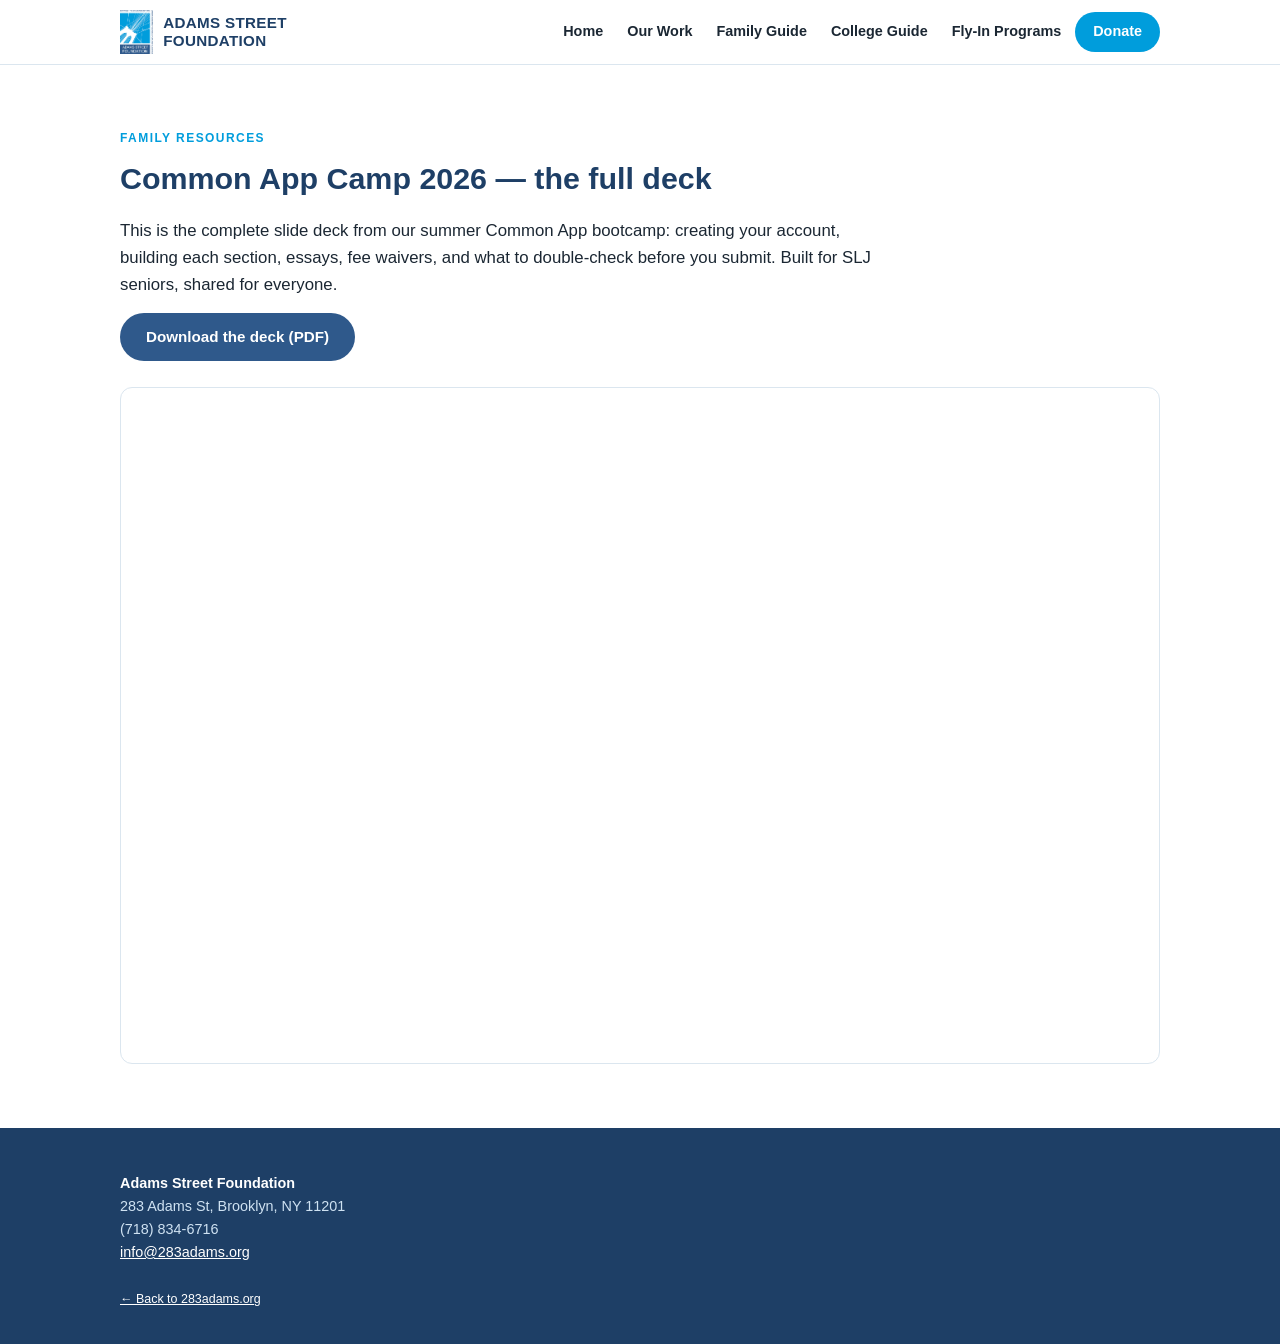
<file: common-app/index.html>
<!DOCTYPE html>
<html lang="en">
<head>
<meta charset="utf-8">
<meta name="viewport" content="width=device-width,initial-scale=1"><meta name="robots" content="noindex"><!-- REMOVE at DNS flip / launch -->
<title>Common App Camp Deck — Adams Street Foundation</title>
<meta name="description" content="The complete slide deck from SLJ's Common App Camp: building your college application section by section.">
<link rel="icon" href="../assets/favicon.webp" type="image/webp">
<link rel="stylesheet" href="../assets/site.css">
<style>
.viewer{border:1px solid var(--line);border-radius:12px;overflow:hidden;margin-top:26px}
.viewer iframe{width:100%;height:75vh;border:0;display:block}
</style>
</head>
<body>
<header class="site">
  <div class="nav">
    <a class="brand" href="../"><img src="../assets/adams-street-foundation-logo.gif" alt="Adams Street Foundation logo"><span>Adams Street<br>Foundation</span></a>
    <nav>
      <a href="../">Home</a>
      <a href="../our-work/">Our Work</a>
      <a href="../families/">Family Guide</a>
      <a href="../colleges/">College Guide</a>
      <a href="../fly-ins/">Fly-In Programs</a>
      <a class="donate" href="http://www.sljhs.org/donate/">Donate</a>
    </nav>
  </div>
</header>
<section>
  <div class="wrap">
    <div class="eyebrow">Family resources</div>
    <h2>Common App Camp 2026 &mdash; the full deck</h2>
    <p class="lead">This is the complete slide deck from our summer Common App bootcamp: creating your account, building each section, essays, fee waivers, and what to double-check before you submit. Built for SLJ seniors, shared for everyone.</p>
    <p style="margin-top:14px"><a class="btn navy" href="common-app-camp-2026.pdf">Download the deck (PDF)</a></p>
    <div class="viewer"><iframe src="common-app-camp-2026.pdf" title="Common App Camp 2026 slide deck"></iframe></div>
  </div>
</section>
<footer class="site">
  <div class="wrap">
    <div class="cols">
      <div><b style="color:#fff">Adams Street Foundation</b><br>283 Adams St, Brooklyn, NY 11201<br>(718) 834-6716<br><a href="mailto:info@283adams.org">info@283adams.org</a></div>
    </div>
    <div class="fine"><a href="../">&larr; Back to 283adams.org</a></div>
  </div>
</footer>
</body>
</html>
</file>
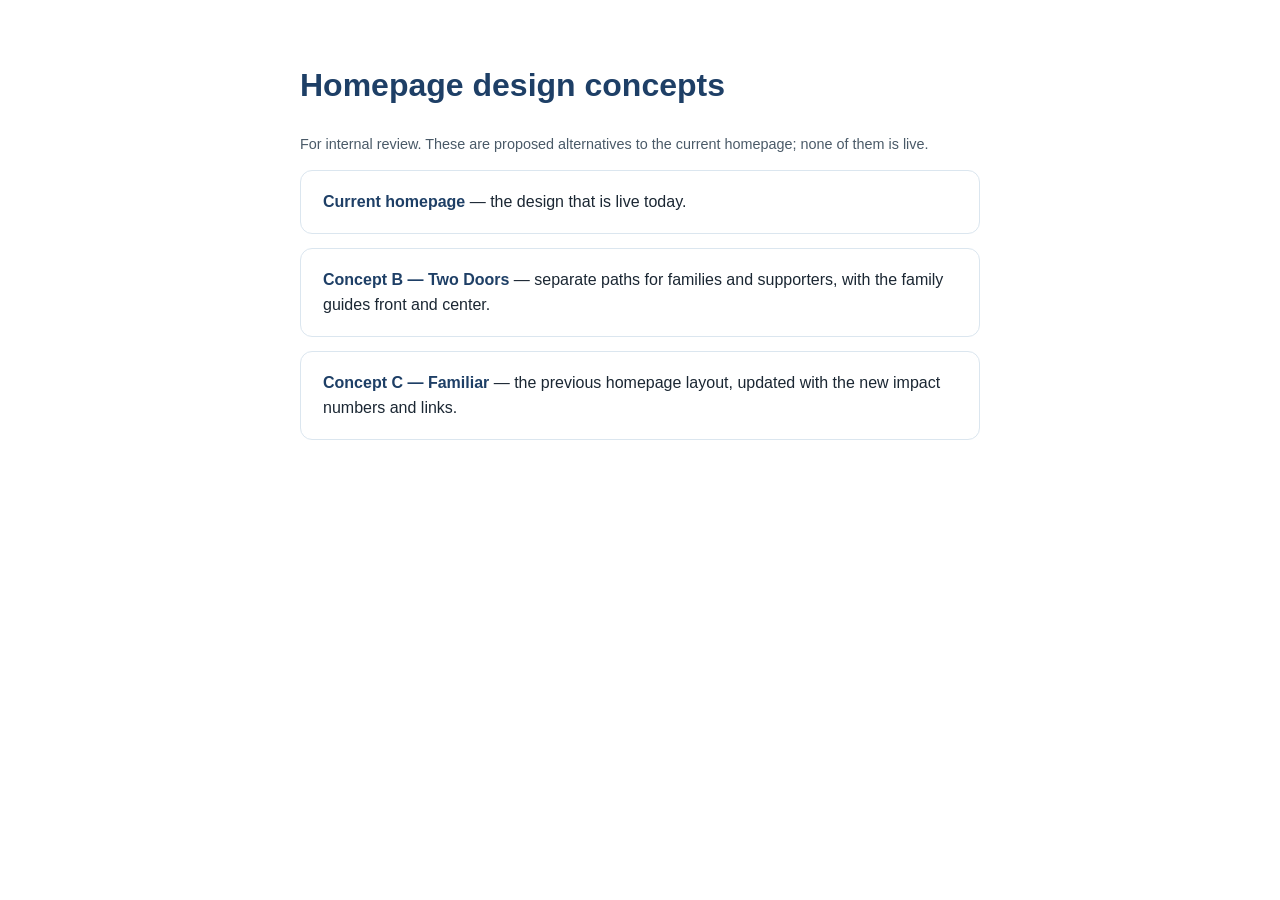
<file: drafts/index.html>
<!DOCTYPE html>
<html lang="en">
<head>
<meta charset="utf-8">
<meta name="viewport" content="width=device-width,initial-scale=1">
<title>Homepage design concepts — Adams Street Foundation</title>
<meta name="robots" content="noindex">
<link rel="icon" href="../assets/favicon.webp" type="image/webp">
<style>
body{font-family:-apple-system,BlinkMacSystemFont,"Segoe UI",Roboto,sans-serif;max-width:680px;margin:60px auto;padding:0 20px;line-height:1.6;color:#1b2733}
h1{color:#1e3f66}
a.v{display:block;border:1px solid #dbe6ef;border-radius:12px;padding:18px 22px;margin:14px 0;text-decoration:none;color:inherit}
a.v:hover{box-shadow:0 6px 18px rgba(30,63,102,.12)}
a.v b{color:#1e3f66}
p.note{font-size:.9rem;color:#4a5a68}
</style>
</head>
<body>
<h1>Homepage design concepts</h1>
<p class="note">For internal review. These are proposed alternatives to the current homepage; none of them is live.</p>
<a class="v" href="../"><b>Current homepage</b> — the design that is live today.</a>
<a class="v" href="b/"><b>Concept B — Two Doors</b> — separate paths for families and supporters, with the family guides front and center.</a>
<a class="v" href="c/"><b>Concept C — Familiar</b> — the previous homepage layout, updated with the new impact numbers and links.</a>
</body>
</html>
</file>
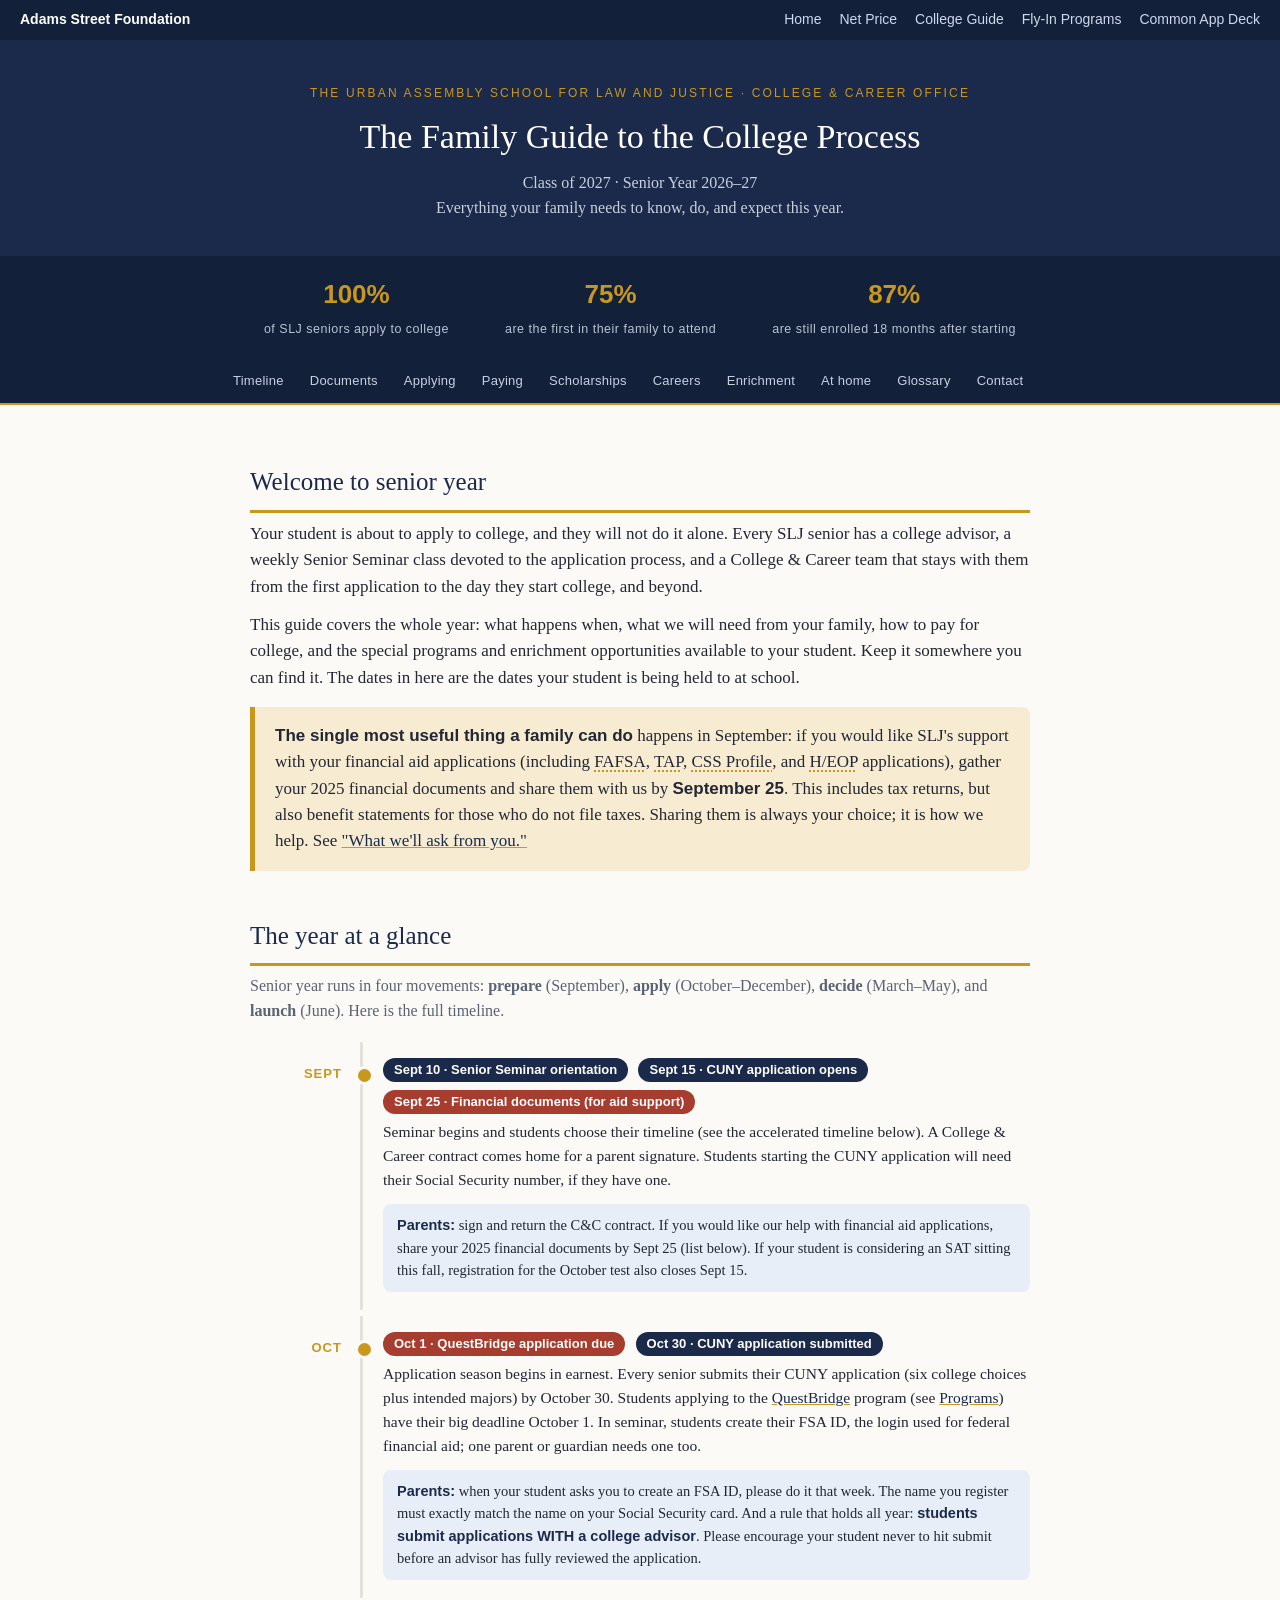
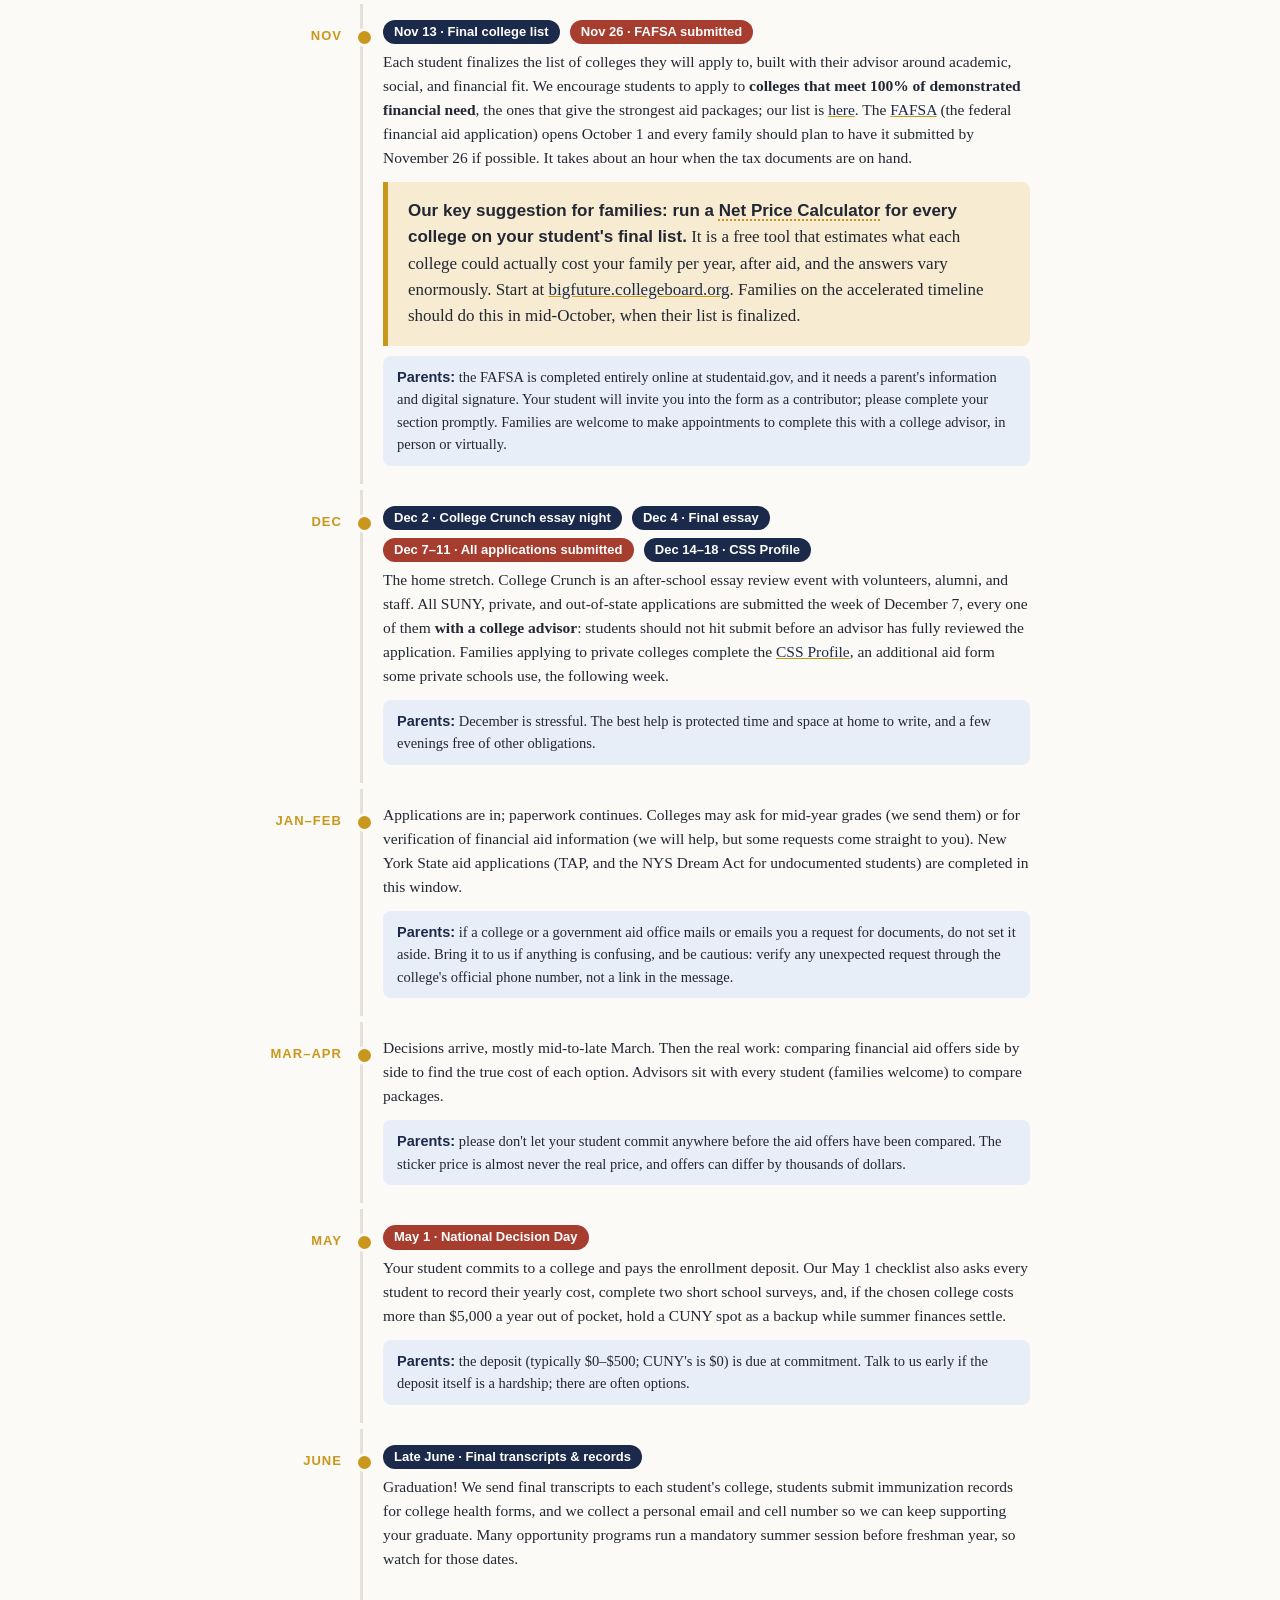
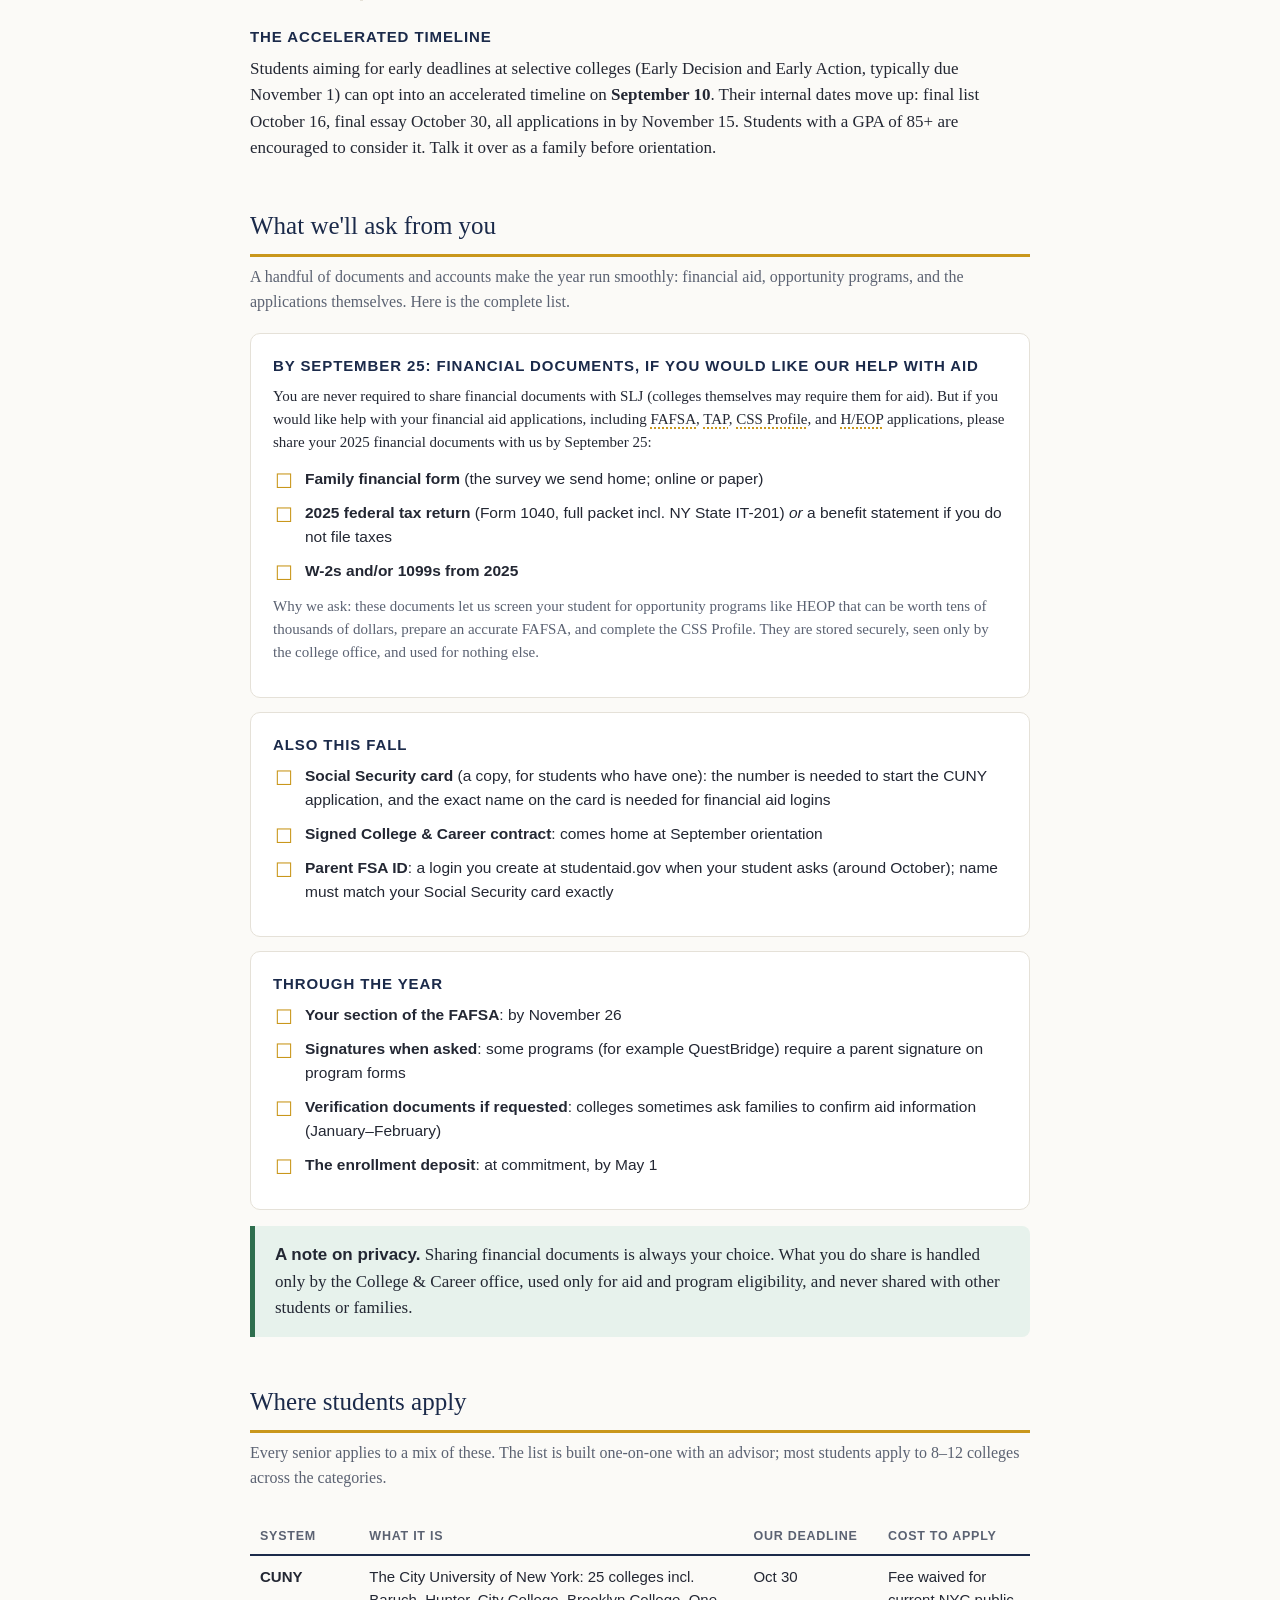
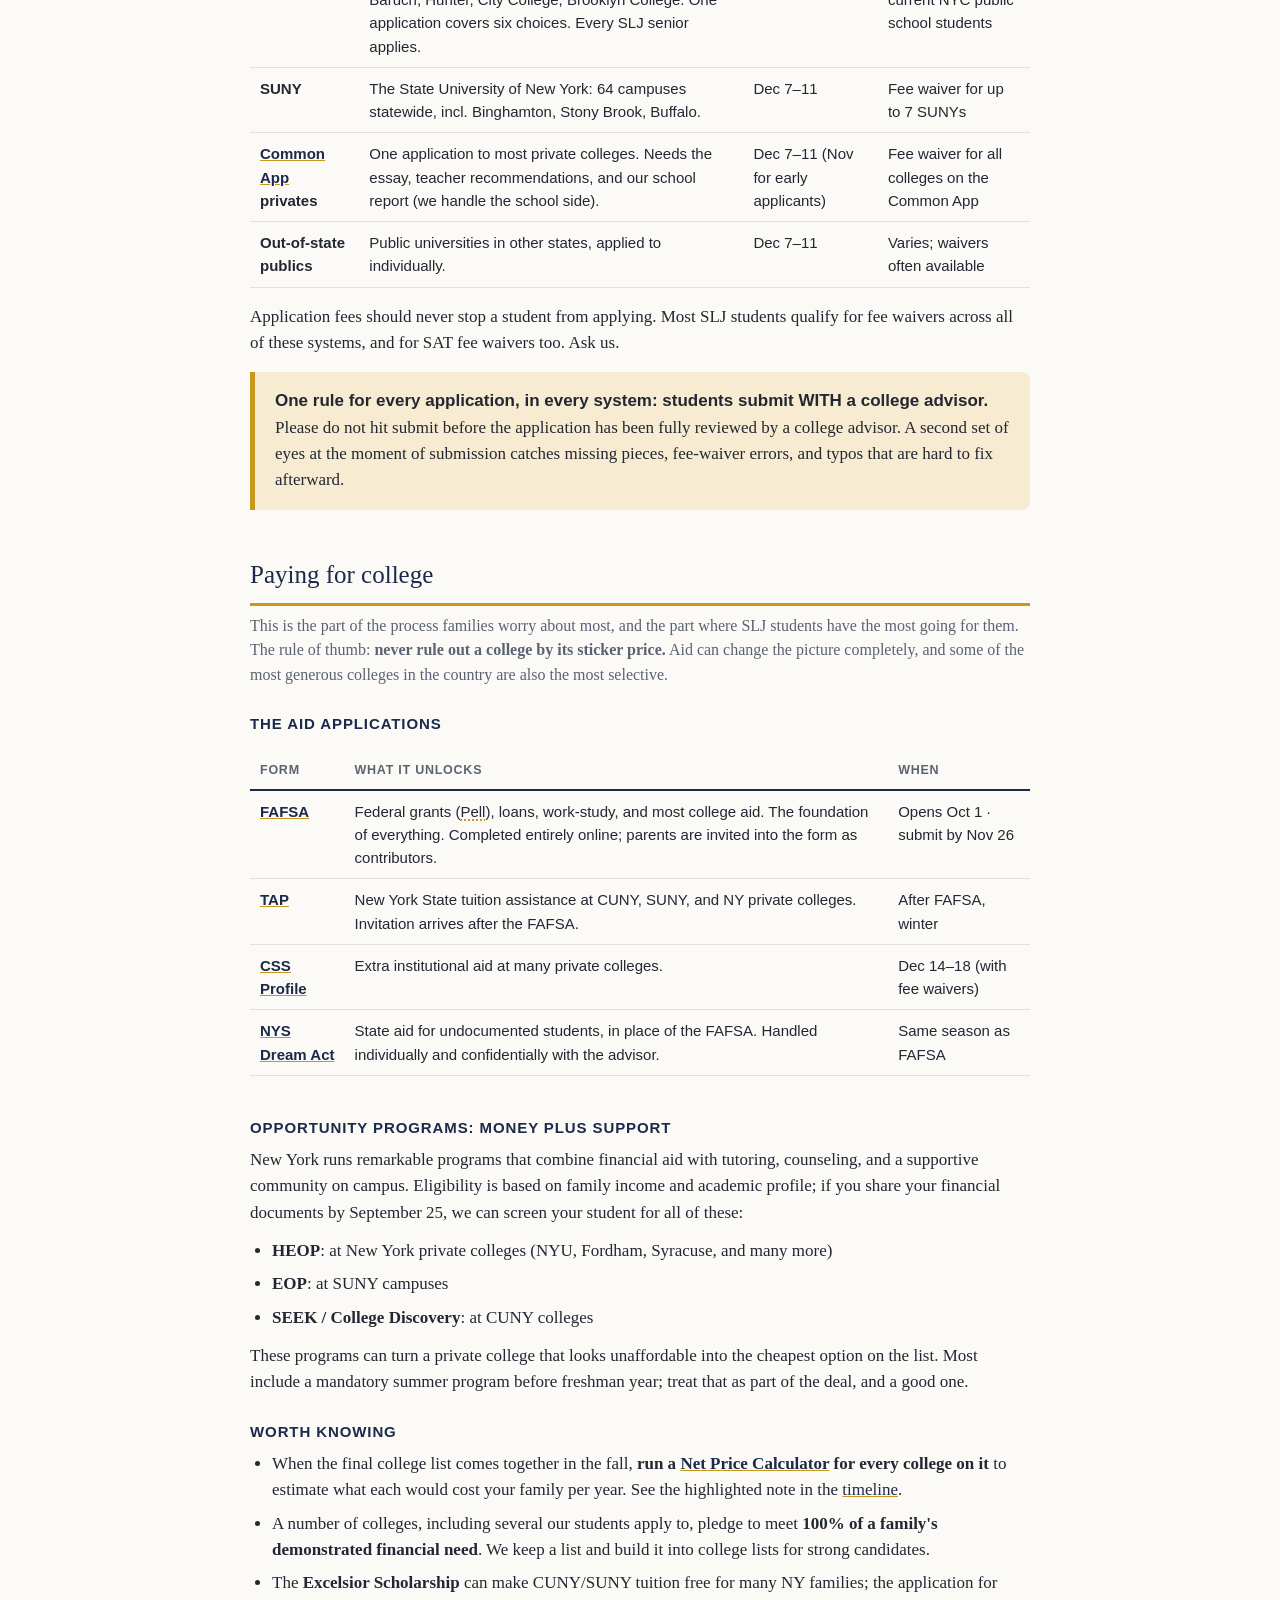
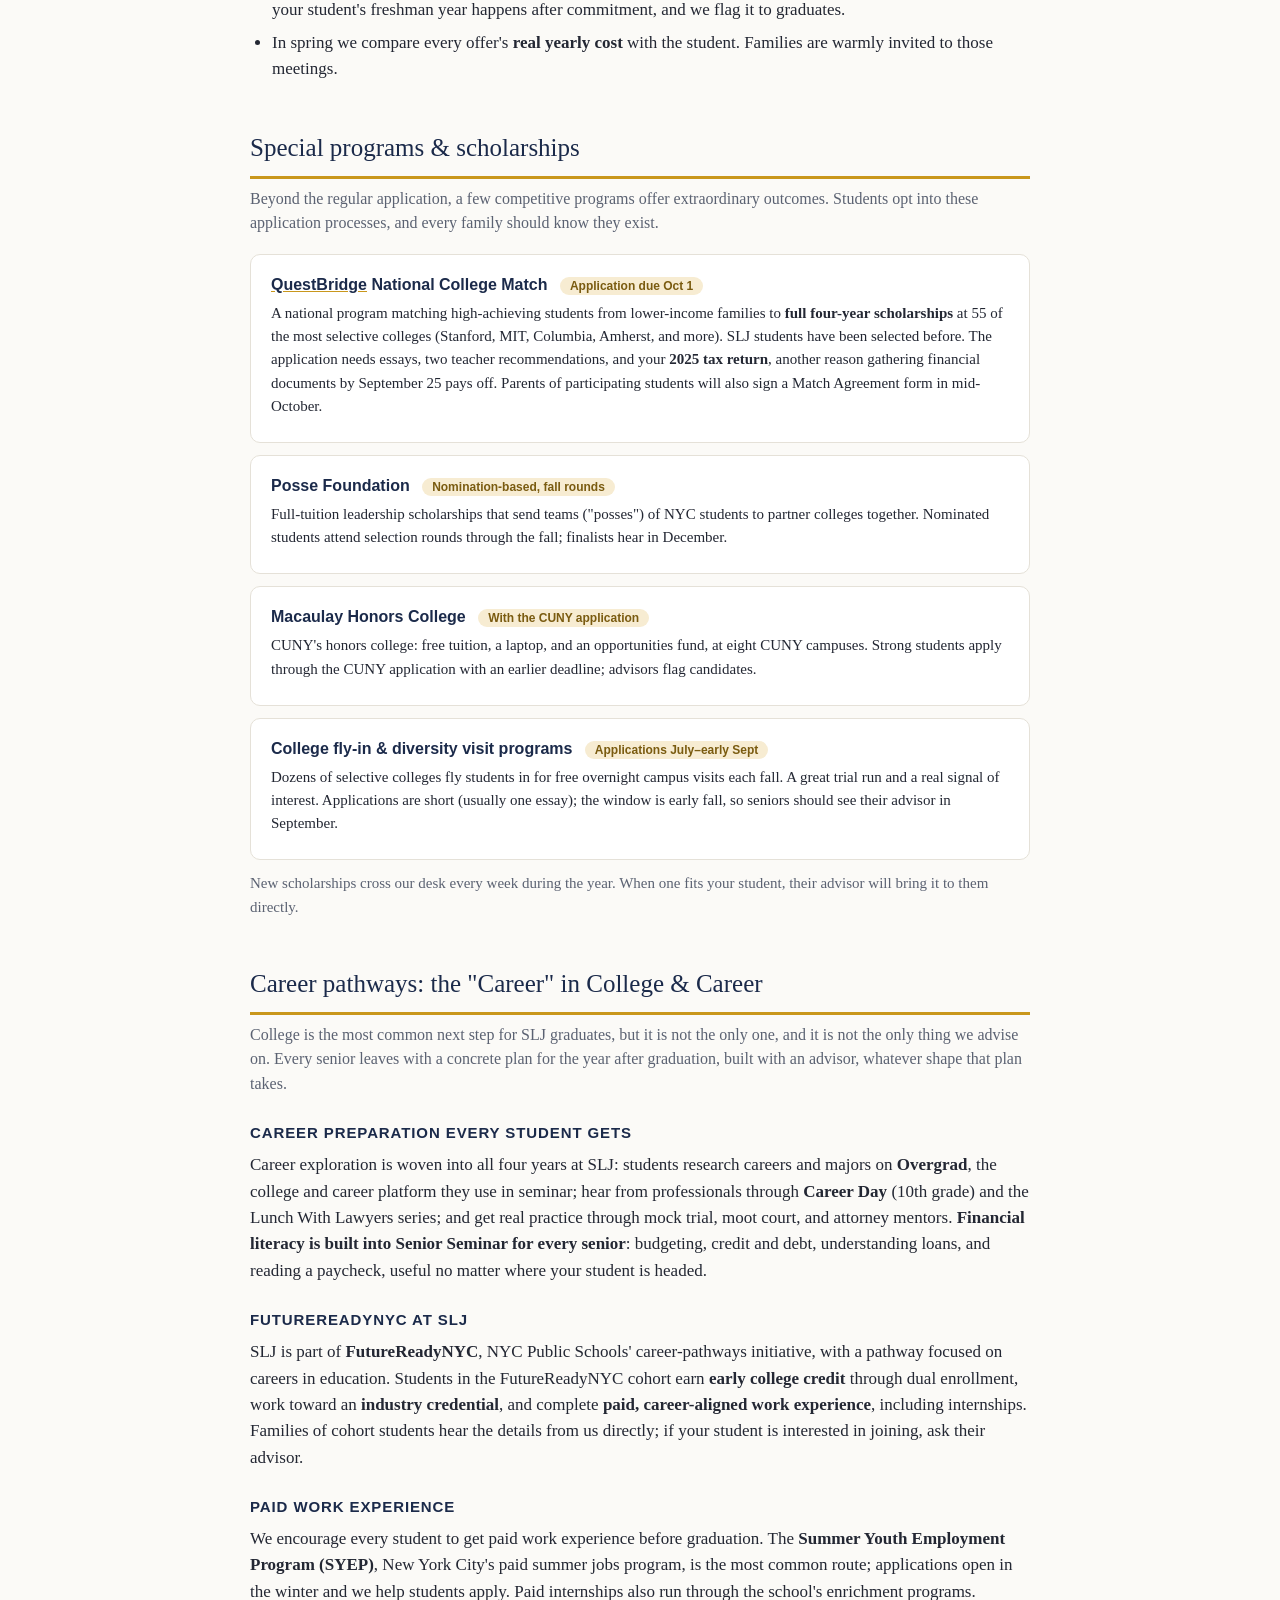
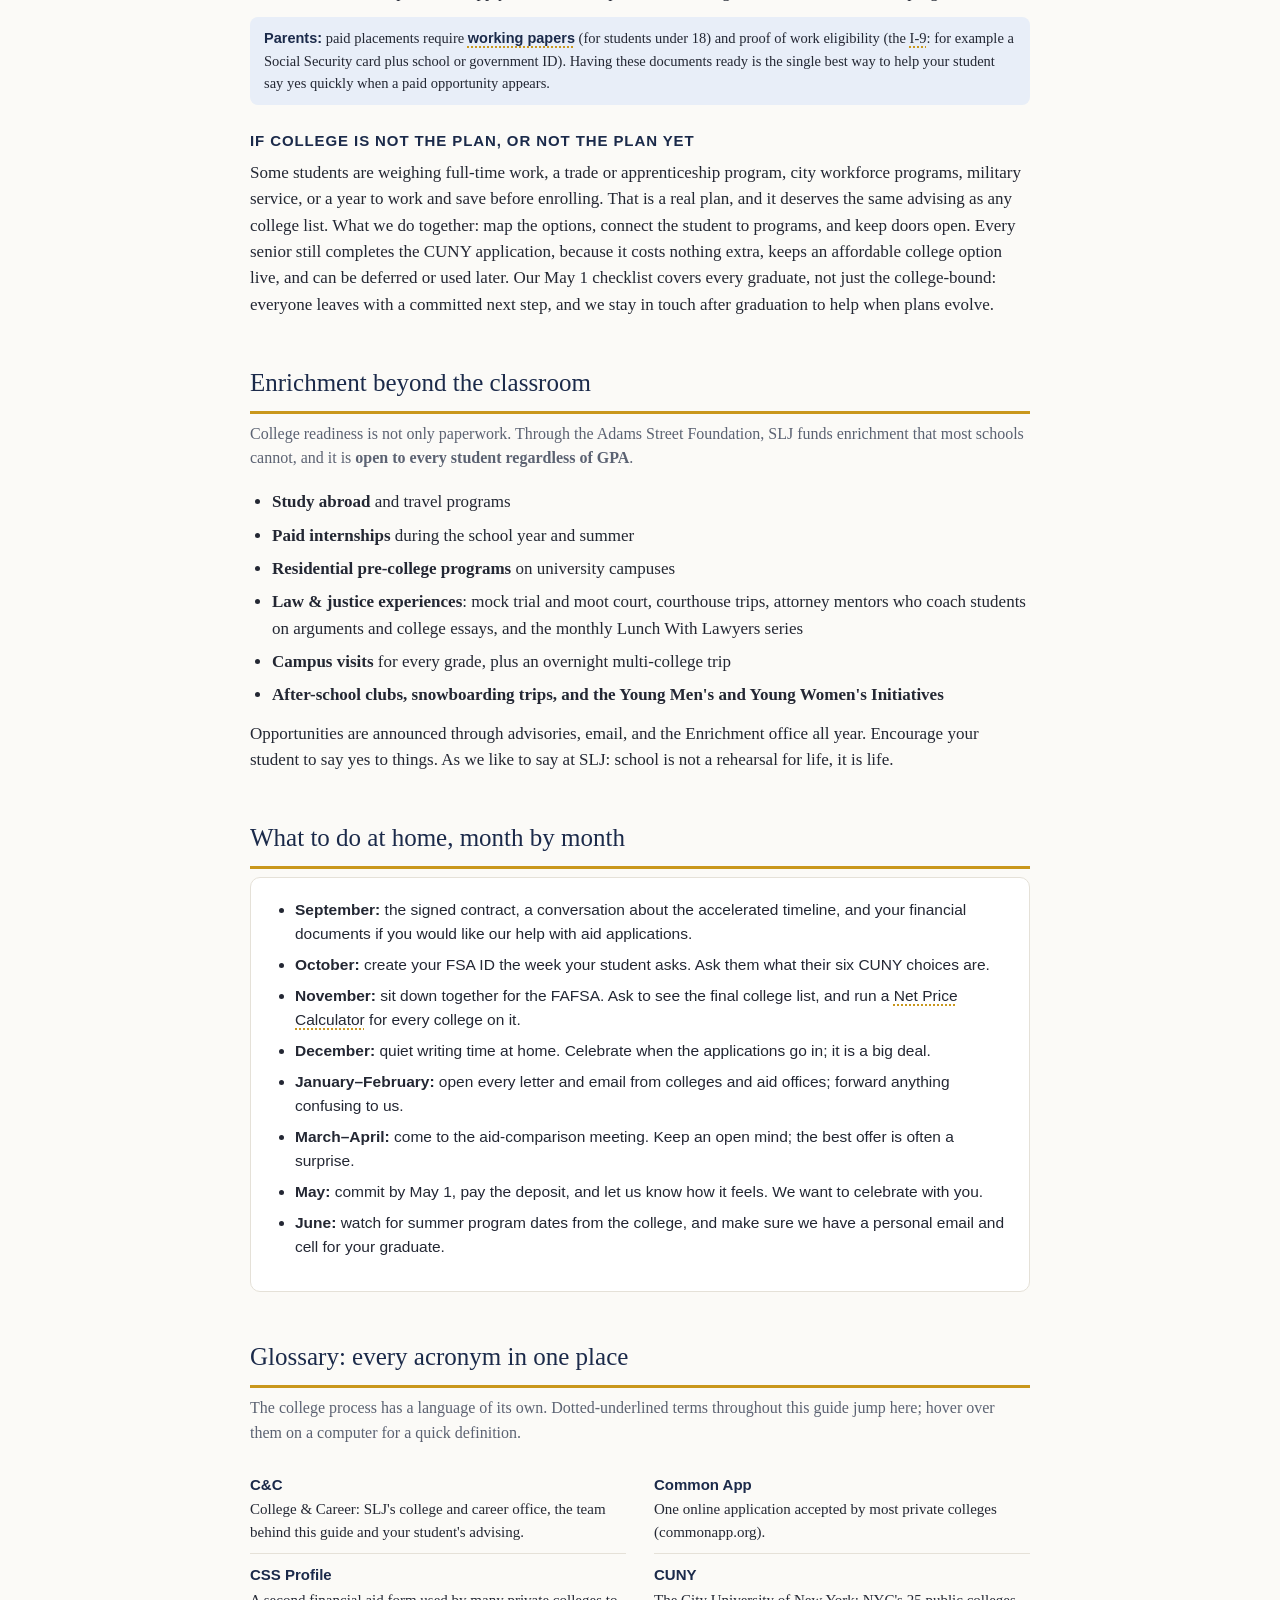
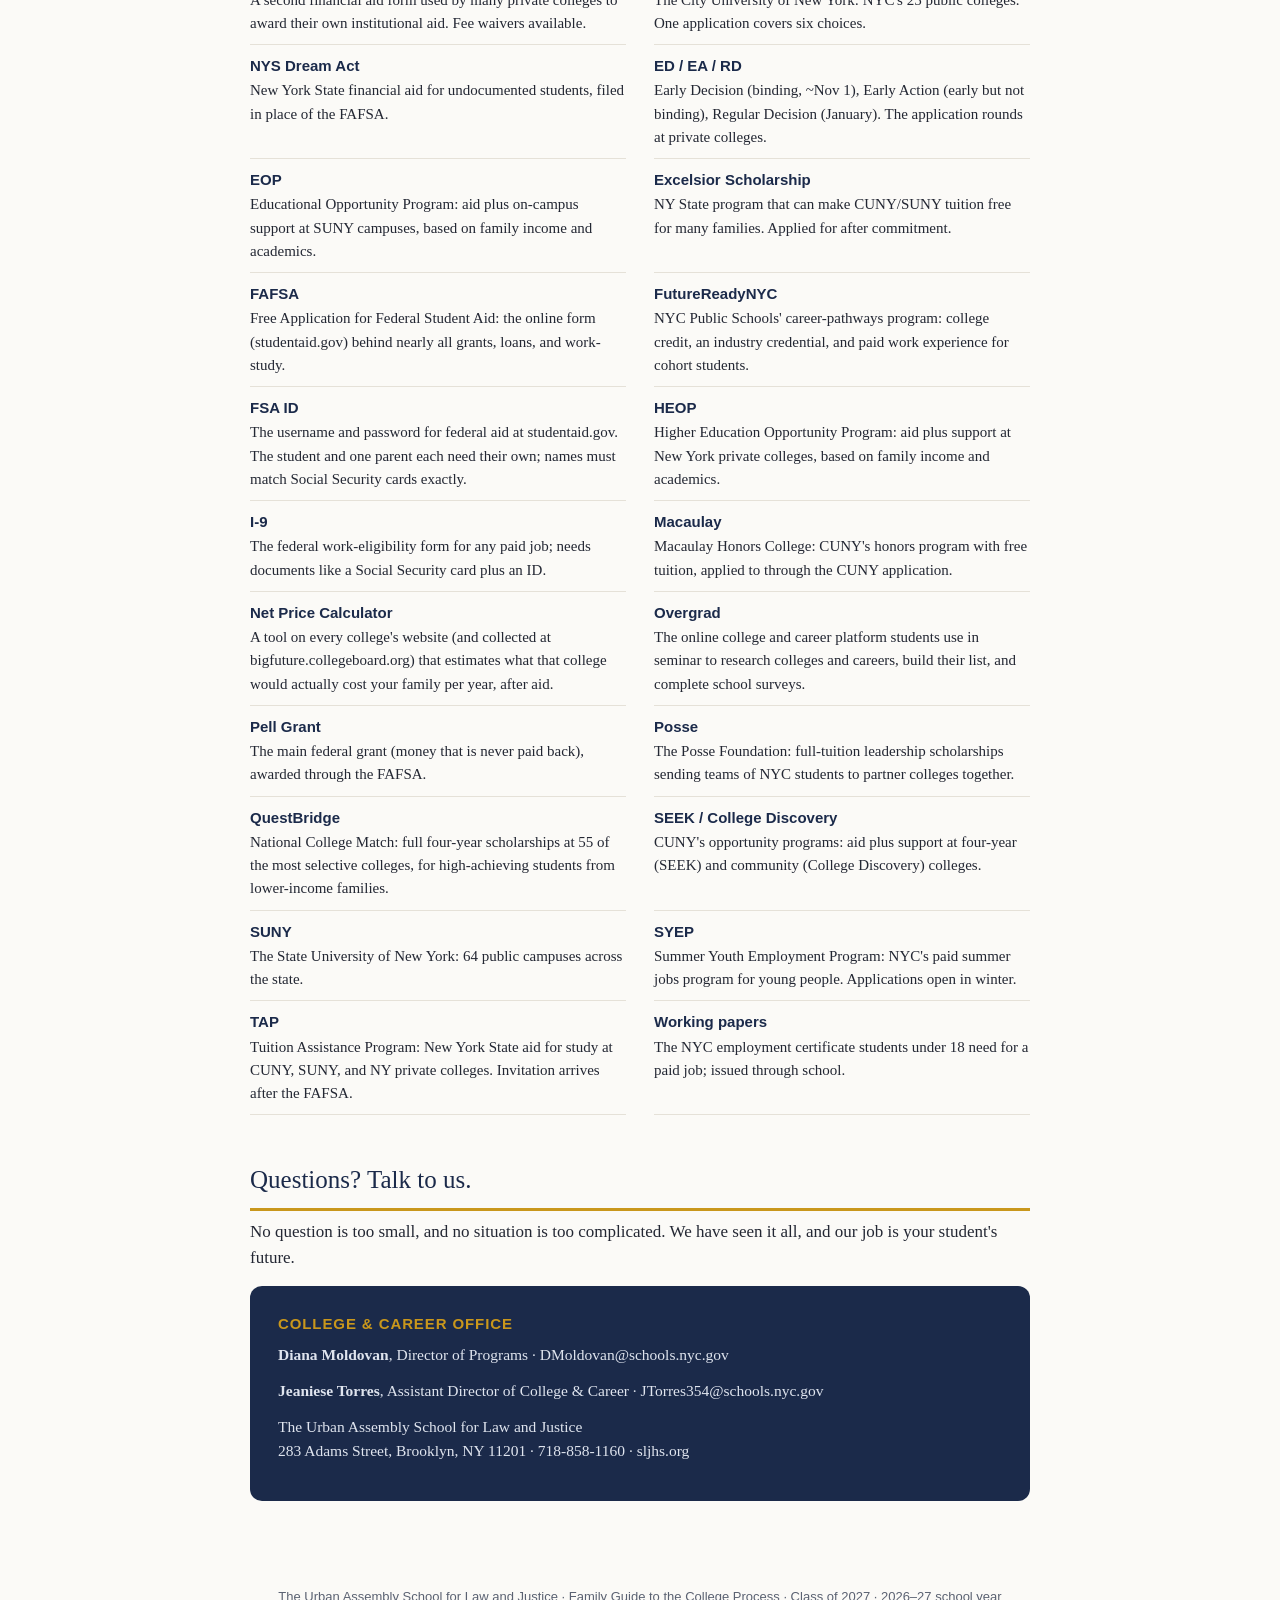
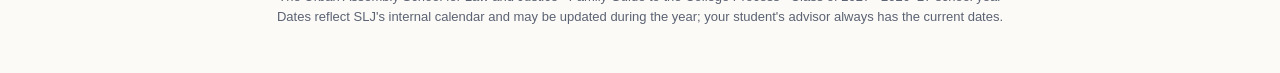
<file: families/index.html>
<!DOCTYPE html>
<html lang="en">
<head>
<meta charset="utf-8">
<meta name="viewport" content="width=device-width, initial-scale=1"><meta name="robots" content="noindex"><!-- REMOVE at DNS flip / launch -->
<title>SLJ Family Guide to the College Process · Class of 2027</title>
<style>
  :root{
    --navy:#1b2a4a; --navy-dark:#12203a; --gold:#c9971c; --gold-soft:#f7ecd2;
    --ink:#232733; --muted:#5b6272; --paper:#fbfaf7; --card:#ffffff; --line:#e5e1d8;
    --green:#2e6e4e; --green-soft:#e7f2ec; --red:#a63d2f; --red-soft:#f9e9e5;
    --blue-soft:#e8eef8;
  }
  *{box-sizing:border-box; margin:0; padding:0;}
  body{font-family:Georgia,'Times New Roman',serif; color:var(--ink); background:var(--paper); line-height:1.55; font-size:17px;}
  .sans{font-family:'Helvetica Neue',Arial,sans-serif;}
  a{color:var(--navy); text-decoration-color:var(--gold);}

  header{background:var(--navy); color:#fff; padding:44px 20px 36px; text-align:center;}
  header .kicker{font-family:'Helvetica Neue',Arial,sans-serif; letter-spacing:.18em; text-transform:uppercase; font-size:12px; color:var(--gold); margin-bottom:14px;}
  header h1{font-size:34px; font-weight:normal; max-width:640px; margin:0 auto 12px; line-height:1.25;}
  header .sub{color:#c8d0e0; font-size:16px; max-width:560px; margin:0 auto;}

  .statbar{background:var(--navy-dark); color:#fff; display:flex; flex-wrap:wrap; justify-content:center; gap:0; padding:0 12px;}
  .stat{padding:18px 28px; text-align:center;}
  .stat b{display:block; font-size:26px; color:var(--gold); font-family:'Helvetica Neue',Arial,sans-serif;}
  .stat span{font-size:12.5px; color:#b9c2d4; font-family:'Helvetica Neue',Arial,sans-serif; letter-spacing:.04em;}

  main{max-width:820px; margin:0 auto; padding:12px 20px 60px;}
  section{margin-top:46px;}
  h2{font-size:25px; color:var(--navy); font-weight:normal; border-bottom:3px solid var(--gold); padding-bottom:8px; margin-bottom:8px;}
  h2 .no{color:var(--gold); font-style:italic; margin-right:8px;}
  .lede{color:var(--muted); font-size:16px; margin-bottom:18px;}
  h3{font-family:'Helvetica Neue',Arial,sans-serif; font-size:15px; letter-spacing:.06em; text-transform:uppercase; color:var(--navy); margin:24px 0 8px;}
  p{margin-bottom:12px;}
  ul{margin:0 0 12px 22px;}
  li{margin-bottom:7px;}

  .card{background:var(--card); border:1px solid var(--line); border-radius:10px; padding:20px 22px; margin-bottom:14px;}
  .callout{background:var(--gold-soft); border-left:5px solid var(--gold); border-radius:0 8px 8px 0; padding:16px 20px; margin:16px 0;}
  .callout.green{background:var(--green-soft); border-left-color:var(--green);}
  .callout b{font-family:'Helvetica Neue',Arial,sans-serif;}

  /* timeline */
  .month{display:flex; gap:18px; margin-bottom:6px;}
  .mlabel{flex:0 0 92px; text-align:right; font-family:'Helvetica Neue',Arial,sans-serif; font-size:13px; letter-spacing:.08em; text-transform:uppercase; color:var(--gold); padding-top:22px; font-weight:bold;}
  .mbody{flex:1; border-left:3px solid var(--line); padding:14px 0 18px 20px; position:relative;}
  .mbody::before{content:''; position:absolute; left:-8px; top:24px; width:13px; height:13px; border-radius:50%; background:var(--gold); border:3px solid var(--paper);}
  .due{font-family:'Helvetica Neue',Arial,sans-serif; font-size:13px; font-weight:bold; color:#fff; background:var(--navy); border-radius:20px; padding:2px 11px; display:inline-block; margin:2px 6px 6px 0;}
  .due.hot{background:var(--red);}
  .mbody p{font-size:15.5px; color:var(--ink);}
  .parent-do{font-size:14.5px; background:var(--blue-soft); border-radius:8px; padding:10px 14px; margin-top:8px;}
  .parent-do b{font-family:'Helvetica Neue',Arial,sans-serif; color:var(--navy);}

  table{width:100%; border-collapse:collapse; font-size:15px; margin:10px 0 16px;}
  th{font-family:'Helvetica Neue',Arial,sans-serif; font-size:12.5px; letter-spacing:.06em; text-transform:uppercase; text-align:left; color:var(--muted); border-bottom:2px solid var(--navy); padding:8px 10px;}
  td{border-bottom:1px solid var(--line); padding:9px 10px; vertical-align:top;}
  .tablewrap{overflow-x:auto;}

  .check{list-style:none; margin-left:0;}
  .check li{padding-left:32px; position:relative; margin-bottom:10px;}
  .check li::before{content:'☐'; position:absolute; left:2px; top:-1px; font-size:20px; color:var(--gold);}

  .prog{border:1px solid var(--line); border-radius:10px; background:var(--card); padding:18px 20px; margin-bottom:12px;}
  .prog h4{font-family:'Helvetica Neue',Arial,sans-serif; font-size:16px; color:var(--navy); margin-bottom:4px;}
  .prog .tag{font-family:'Helvetica Neue',Arial,sans-serif; font-size:12px; background:var(--gold-soft); color:#7a5b10; border-radius:12px; padding:2px 10px; margin-left:8px; white-space:nowrap;}
  .prog p{font-size:15px; margin-bottom:6px;}

  .contact{background:var(--navy); color:#fff; border-radius:12px; padding:26px 28px; margin-top:14px;}
  .contact h3{color:var(--gold); margin-top:0;}
  .contact p{color:#dfe4ee; font-size:15.5px;}
  .contact a{color:#fff;}

  footer{text-align:center; color:var(--muted); font-size:13px; padding:26px 20px 46px; font-family:'Helvetica Neue',Arial,sans-serif;}

  /* glossary */
  a.gl{color:inherit; text-decoration:underline dotted var(--gold) 2px; text-underline-offset:3px; cursor:help;}
  .glossary dl{display:grid; grid-template-columns:1fr 1fr; gap:0 28px; font-size:15px;}
  .glossary .entry{scroll-margin-top:64px; break-inside:avoid; border-bottom:1px solid var(--line); padding:9px 0;}
  .glossary dt{font-family:'Helvetica Neue',Arial,sans-serif; font-weight:bold; color:var(--navy);}
  .glossary dd{margin:2px 0 0; color:var(--ink);}
  .glossary .entry:target{background:var(--gold-soft); border-radius:6px; padding:9px 10px;}
  @media (max-width:640px){ .glossary dl{grid-template-columns:1fr;} }

  /* section nav */
  html{scroll-behavior:smooth;}
  section{scroll-margin-top:58px;}
  nav.toc{position:sticky; top:0; z-index:50; background:var(--navy-dark); border-bottom:2px solid var(--gold); overflow-x:auto; white-space:nowrap;}
  nav.toc .inner{max-width:860px; margin:0 auto; padding:0 10px; display:flex;}
  nav.toc a{color:#c8d0e0; text-decoration:none; font-family:'Helvetica Neue',Arial,sans-serif; font-size:13px; letter-spacing:.02em; padding:12px 13px; display:inline-block;}
  nav.toc a:hover{color:#fff; background:rgba(255,255,255,.08);}

  @media (max-width:560px){
    .month{flex-direction:column; gap:0;}
    .mlabel{text-align:left; padding:10px 0 0;}
    header h1{font-size:27px;}
  }
  @media print{
    body{background:#fff; font-size:12.5px;}
    header{padding:24px;}
    .statbar{display:none;}
    nav.toc{display:none;}
    section{margin-top:22px; break-inside:avoid-page;}
    .card,.prog{break-inside:avoid;}
  }
</style>
</head>
<body>
<!-- site cross-nav (injected on publish; not in the outreach source) -->
<div class="sans" style="background:#12203a;color:#fff;font-size:14px;padding:9px 20px;display:flex;flex-wrap:wrap;gap:6px 18px;align-items:center;justify-content:space-between">
  <a href="../" style="color:#fff;text-decoration:none;font-weight:700">Adams Street Foundation</a>
  <span style="display:flex;flex-wrap:wrap;gap:4px 18px">
    <a href="../" style="color:#cfd8ea;text-decoration:none">Home</a>
    <a href="../netprice/" style="color:#cfd8ea;text-decoration:none">Net Price</a>
    <a href="../colleges/" style="color:#cfd8ea;text-decoration:none">College Guide</a>
    <a href="../fly-ins/" style="color:#cfd8ea;text-decoration:none">Fly-In Programs</a>
    <a href="../common-app/" style="color:#cfd8ea;text-decoration:none">Common App Deck</a>
  </span>
</div>


<header>
  <div class="kicker">The Urban Assembly School for Law and Justice · College &amp; Career Office</div>
  <h1>The Family Guide to the College Process</h1>
  <div class="sub">Class of 2027 · Senior Year 2026–27<br>Everything your family needs to know, do, and expect this year.</div>
</header>

<div class="statbar sans">
  <div class="stat"><b>100%</b><span>of SLJ seniors apply to college</span></div>
  <div class="stat"><b>75%</b><span>are the first in their family to attend</span></div>
  <div class="stat"><b>87%</b><span>are still enrolled 18 months after starting</span></div>
</div>

<nav class="toc" aria-label="Sections">
  <div class="inner">
    <a href="#glance">Timeline</a>
    <a href="#need">Documents</a>
    <a href="#applying">Applying</a>
    <a href="#paying">Paying</a>
    <a href="#programs">Scholarships</a>
    <a href="#career">Careers</a>
    <a href="#enrichment">Enrichment</a>
    <a href="#how-to-help">At home</a>
    <a href="#glossary">Glossary</a>
    <a href="#contact">Contact</a>
  </div>
</nav>

<main>

<section id="welcome">
  <h2>Welcome to senior year</h2>
  <p>Your student is about to apply to college, and they will not do it alone. Every SLJ senior has a college advisor, a weekly Senior Seminar class devoted to the application process, and a College &amp; Career team that stays with them from the first application to the day they start college, and beyond.</p>
  <p>This guide covers the whole year: what happens when, what we will need from your family, how to pay for college, and the special programs and enrichment opportunities available to your student. Keep it somewhere you can find it. The dates in here are the dates your student is being held to at school.</p>
  <div class="callout"><b>The single most useful thing a family can do</b> happens in September: if you would like SLJ's support with your financial aid applications (including <a class="gl" href="#g-fafsa" title="Free Application for Federal Student Aid: the form behind nearly all grants, loans, and work-study">FAFSA</a>, <a class="gl" href="#g-tap" title="Tuition Assistance Program: New York State aid">TAP</a>, <a class="gl" href="#g-css" title="A second aid form used by many private colleges">CSS Profile</a>, and <a class="gl" href="#g-heop" title="Opportunity programs at NY private colleges (HEOP) and SUNY (EOP): aid plus on-campus support">H/EOP</a> applications), gather your 2025 financial documents and share them with us by <b>September 25</b>. This includes tax returns, but also benefit statements for those who do not file taxes. Sharing them is always your choice; it is how we help. See <a href="#need">"What we'll ask from you."</a></div>
</section>

<section id="glance">
  <h2>The year at a glance</h2>
  <p class="lede">Senior year runs in four movements: <b>prepare</b> (September), <b>apply</b> (October–December), <b>decide</b> (March–May), and <b>launch</b> (June). Here is the full timeline.</p>

  <div class="month">
    <div class="mlabel">Sept</div>
    <div class="mbody">
      <span class="due">Sept 10 · Senior Seminar orientation</span>
      <span class="due">Sept 15 · CUNY application opens</span>
      <span class="due hot">Sept 25 · Financial documents (for aid support)</span>
      <p>Seminar begins and students choose their timeline (see the accelerated timeline below). A College &amp; Career contract comes home for a parent signature. Students starting the CUNY application will need their Social Security number, if they have one.</p>
      <div class="parent-do"><b>Parents:</b> sign and return the C&amp;C contract. If you would like our help with financial aid applications, share your 2025 financial documents by Sept 25 (list below). If your student is considering an SAT sitting this fall, registration for the October test also closes Sept 15.</div>
    </div>
  </div>

  <div class="month">
    <div class="mlabel">Oct</div>
    <div class="mbody">
      <span class="due hot">Oct 1 · QuestBridge application due</span>
      <span class="due">Oct 30 · CUNY application submitted</span>
      <p>Application season begins in earnest. Every senior submits their CUNY application (six college choices plus intended majors) by October 30. Students applying to the <a href="https://www.questbridge.org" title="questbridge.org">QuestBridge</a> program (see <a href="#programs">Programs</a>) have their big deadline October 1. In seminar, students create their FSA ID, the login used for federal financial aid; one parent or guardian needs one too.</p>
      <div class="parent-do"><b>Parents:</b> when your student asks you to create an FSA ID, please do it that week. The name you register must exactly match the name on your Social Security card. And a rule that holds all year: <b>students submit applications WITH a college advisor</b>. Please encourage your student never to hit submit before an advisor has fully reviewed the application.</div>
    </div>
  </div>

  <div class="month">
    <div class="mlabel">Nov</div>
    <div class="mbody">
      <span class="due">Nov 13 · Final college list</span>
      <span class="due hot">Nov 26 · FAFSA submitted</span>
      <p>Each student finalizes the list of colleges they will apply to, built with their advisor around academic, social, and financial fit. We encourage students to apply to <b>colleges that meet 100% of demonstrated financial need</b>, the ones that give the strongest aid packages; our list is <a href="https://docs.google.com/spreadsheets/d/1G8JVT5DSrRCUTOYw7_SRUcmhHKF9XE1T3TdisklNQhQ/edit" title="SLJ's 100% need met college list">here</a>. The <a href="https://studentaid.gov" title="studentaid.gov">FAFSA</a> (the federal financial aid application) opens October 1 and every family should plan to have it submitted by November 26 if possible. It takes about an hour when the tax documents are on hand.</p>
      <div class="callout" style="margin:10px 0"><b>Our key suggestion for families: run a <a class="gl" href="#g-npc" title="A tool that estimates what a college would actually cost your family per year, after aid">Net Price Calculator</a> for every college on your student's final list.</b> It is a free tool that estimates what each college could actually cost your family per year, after aid, and the answers vary enormously. Start at <a href="https://bigfuture.collegeboard.org/pay-for-college/get-started/net-price-calculator" title="bigfuture.collegeboard.org">bigfuture.collegeboard.org</a>. Families on the accelerated timeline should do this in mid-October, when their list is finalized.</div>
      <div class="parent-do"><b>Parents:</b> the FAFSA is completed entirely online at studentaid.gov, and it needs a parent's information and digital signature. Your student will invite you into the form as a contributor; please complete your section promptly. Families are welcome to make appointments to complete this with a college advisor, in person or virtually.</div>
    </div>
  </div>

  <div class="month">
    <div class="mlabel">Dec</div>
    <div class="mbody">
      <span class="due">Dec 2 · College Crunch essay night</span>
      <span class="due">Dec 4 · Final essay</span>
      <span class="due hot">Dec 7–11 · All applications submitted</span>
      <span class="due">Dec 14–18 · CSS Profile</span>
      <p>The home stretch. College Crunch is an after-school essay review event with volunteers, alumni, and staff. All SUNY, private, and out-of-state applications are submitted the week of December 7, every one of them <b>with a college advisor</b>: students should not hit submit before an advisor has fully reviewed the application. Families applying to private colleges complete the <a href="https://cssprofile.collegeboard.org" title="cssprofile.collegeboard.org">CSS Profile</a>, an additional aid form some private schools use, the following week.</p>
      <div class="parent-do"><b>Parents:</b> December is stressful. The best help is protected time and space at home to write, and a few evenings free of other obligations.</div>
    </div>
  </div>

  <div class="month">
    <div class="mlabel">Jan–Feb</div>
    <div class="mbody">
      <p>Applications are in; paperwork continues. Colleges may ask for mid-year grades (we send them) or for verification of financial aid information (we will help, but some requests come straight to you). New York State aid applications (TAP, and the NYS Dream Act for undocumented students) are completed in this window.</p>
      <div class="parent-do"><b>Parents:</b> if a college or a government aid office mails or emails you a request for documents, do not set it aside. Bring it to us if anything is confusing, and be cautious: verify any unexpected request through the college's official phone number, not a link in the message.</div>
    </div>
  </div>

  <div class="month">
    <div class="mlabel">Mar–Apr</div>
    <div class="mbody">
      <p>Decisions arrive, mostly mid-to-late March. Then the real work: comparing financial aid offers side by side to find the true cost of each option. Advisors sit with every student (families welcome) to compare packages.</p>
      <div class="parent-do"><b>Parents:</b> please don't let your student commit anywhere before the aid offers have been compared. The sticker price is almost never the real price, and offers can differ by thousands of dollars.</div>
    </div>
  </div>

  <div class="month">
    <div class="mlabel">May</div>
    <div class="mbody">
      <span class="due hot">May 1 · National Decision Day</span>
      <p>Your student commits to a college and pays the enrollment deposit. Our May 1 checklist also asks every student to record their yearly cost, complete two short school surveys, and, if the chosen college costs more than $5,000 a year out of pocket, hold a CUNY spot as a backup while summer finances settle.</p>
      <div class="parent-do"><b>Parents:</b> the deposit (typically $0–$500; CUNY's is $0) is due at commitment. Talk to us early if the deposit itself is a hardship; there are often options.</div>
    </div>
  </div>

  <div class="month">
    <div class="mlabel">June</div>
    <div class="mbody">
      <span class="due">Late June · Final transcripts &amp; records</span>
      <p>Graduation! We send final transcripts to each student's college, students submit immunization records for college health forms, and we collect a personal email and cell number so we can keep supporting your graduate. Many opportunity programs run a mandatory summer session before freshman year, so watch for those dates.</p>
    </div>
  </div>

  <h3>The accelerated timeline</h3>
  <p>Students aiming for early deadlines at selective colleges (Early Decision and Early Action, typically due November 1) can opt into an accelerated timeline on <b>September 10</b>. Their internal dates move up: final list October 16, final essay October 30, all applications in by November 15. Students with a GPA of 85+ are encouraged to consider it. Talk it over as a family before orientation.</p>
</section>

<section id="need">
  <h2>What we'll ask from you</h2>
  <p class="lede">A handful of documents and accounts make the year run smoothly: financial aid, opportunity programs, and the applications themselves. Here is the complete list.</p>

  <div class="card">
    <h3 style="margin-top:0">By September 25: financial documents, if you would like our help with aid</h3>
    <p style="font-size:15px">You are never required to share financial documents with SLJ (colleges themselves may require them for aid). But if you would like help with your financial aid applications, including <a class="gl" href="#g-fafsa" title="Free Application for Federal Student Aid: the form behind nearly all grants, loans, and work-study">FAFSA</a>, <a class="gl" href="#g-tap" title="Tuition Assistance Program: New York State aid">TAP</a>, <a class="gl" href="#g-css" title="A second aid form used by many private colleges">CSS Profile</a>, and <a class="gl" href="#g-heop" title="Opportunity programs at NY private colleges (HEOP) and SUNY (EOP): aid plus on-campus support">H/EOP</a> applications, please share your 2025 financial documents with us by September 25:</p>
    <ul class="check sans" style="font-size:15.5px">
      <li><b>Family financial form</b> (the survey we send home; online or paper)</li>
      <li><b>2025 federal tax return</b> (Form 1040, full packet incl. NY State IT-201) <i>or</i> a benefit statement if you do not file taxes</li>
      <li><b>W-2s and/or 1099s from 2025</b></li>
    </ul>
    <p style="font-size:15px; color:var(--muted)">Why we ask: these documents let us screen your student for opportunity programs like HEOP that can be worth tens of thousands of dollars, prepare an accurate FAFSA, and complete the CSS Profile. They are stored securely, seen only by the college office, and used for nothing else.</p>
  </div>

  <div class="card">
    <h3 style="margin-top:0">Also this fall</h3>
    <ul class="check sans" style="font-size:15.5px">
      <li><b>Social Security card</b> (a copy, for students who have one): the number is needed to start the CUNY application, and the exact name on the card is needed for financial aid logins</li>
      <li><b>Signed College &amp; Career contract</b>: comes home at September orientation</li>
      <li><b>Parent FSA ID</b>: a login you create at studentaid.gov when your student asks (around October); name must match your Social Security card exactly</li>
    </ul>
  </div>

  <div class="card">
    <h3 style="margin-top:0">Through the year</h3>
    <ul class="check sans" style="font-size:15.5px">
      <li><b>Your section of the FAFSA</b>: by November 26</li>
      <li><b>Signatures when asked</b>: some programs (for example QuestBridge) require a parent signature on program forms</li>
      <li><b>Verification documents if requested</b>: colleges sometimes ask families to confirm aid information (January–February)</li>
      <li><b>The enrollment deposit</b>: at commitment, by May 1</li>
    </ul>
  </div>

  <div class="callout green"><b>A note on privacy.</b> Sharing financial documents is always your choice. What you do share is handled only by the College &amp; Career office, used only for aid and program eligibility, and never shared with other students or families.</div>
</section>

<section id="applying">
  <h2>Where students apply</h2>
  <p class="lede">Every senior applies to a mix of these. The list is built one-on-one with an advisor; most students apply to 8–12 colleges across the categories.</p>
  <div class="tablewrap">
  <table class="sans">
    <tr><th>System</th><th>What it is</th><th>Our deadline</th><th>Cost to apply</th></tr>
    <tr><td><b>CUNY</b></td><td>The City University of New York: 25 colleges incl. Baruch, Hunter, City College, Brooklyn College. One application covers six choices. Every SLJ senior applies.</td><td>Oct 30</td><td>Fee waived for current NYC public school students</td></tr>
    <tr><td><b>SUNY</b></td><td>The State University of New York: 64 campuses statewide, incl. Binghamton, Stony Brook, Buffalo.</td><td>Dec 7–11</td><td>Fee waiver for up to 7 SUNYs</td></tr>
    <tr><td><b><a href="https://www.commonapp.org" title="commonapp.org">Common App</a> privates</b></td><td>One application to most private colleges. Needs the essay, teacher recommendations, and our school report (we handle the school side).</td><td>Dec 7–11 (Nov for early applicants)</td><td>Fee waiver for all colleges on the Common App</td></tr>
    <tr><td><b>Out-of-state publics</b></td><td>Public universities in other states, applied to individually.</td><td>Dec 7–11</td><td>Varies; waivers often available</td></tr>
  </table>
  </div>
  <p>Application fees should never stop a student from applying. Most SLJ students qualify for fee waivers across all of these systems, and for SAT fee waivers too. Ask us.</p>
  <div class="callout"><b>One rule for every application, in every system: students submit WITH a college advisor.</b> Please do not hit submit before the application has been fully reviewed by a college advisor. A second set of eyes at the moment of submission catches missing pieces, fee-waiver errors, and typos that are hard to fix afterward.</div>
</section>

<section id="paying">
  <h2>Paying for college</h2>
  <p class="lede">This is the part of the process families worry about most, and the part where SLJ students have the most going for them. The rule of thumb: <b>never rule out a college by its sticker price.</b> Aid can change the picture completely, and some of the most generous colleges in the country are also the most selective.</p>

  <h3>The aid applications</h3>
  <div class="tablewrap">
  <table class="sans">
    <tr><th>Form</th><th>What it unlocks</th><th>When</th></tr>
    <tr><td><b><a href="https://studentaid.gov" title="studentaid.gov">FAFSA</a></b></td><td>Federal grants (<a class="gl" href="#g-pell" title="The main federal grant: money that is never paid back">Pell</a>), loans, work-study, and most college aid. The foundation of everything. Completed entirely online; parents are invited into the form as contributors.</td><td>Opens Oct 1 · submit by Nov 26</td></tr>
    <tr><td><b><a href="https://www.hesc.ny.gov" title="hesc.ny.gov">TAP</a></b></td><td>New York State tuition assistance at CUNY, SUNY, and NY private colleges. Invitation arrives after the FAFSA.</td><td>After FAFSA, winter</td></tr>
    <tr><td><b><a href="https://cssprofile.collegeboard.org" title="cssprofile.collegeboard.org">CSS Profile</a></b></td><td>Extra institutional aid at many private colleges.</td><td>Dec 14–18 (with fee waivers)</td></tr>
    <tr><td><b><a href="https://www.hesc.ny.gov/dream" title="hesc.ny.gov/dream">NYS Dream Act</a></b></td><td>State aid for undocumented students, in place of the FAFSA. Handled individually and confidentially with the advisor.</td><td>Same season as FAFSA</td></tr>
  </table>
  </div>

  <h3>Opportunity programs: money plus support</h3>
  <p>New York runs remarkable programs that combine financial aid with tutoring, counseling, and a supportive community on campus. Eligibility is based on family income and academic profile; if you share your financial documents by September 25, we can screen your student for all of these:</p>
  <ul>
    <li><b>HEOP</b>: at New York private colleges (NYU, Fordham, Syracuse, and many more)</li>
    <li><b>EOP</b>: at SUNY campuses</li>
    <li><b>SEEK / College Discovery</b>: at CUNY colleges</li>
  </ul>
  <p>These programs can turn a private college that looks unaffordable into the cheapest option on the list. Most include a mandatory summer program before freshman year; treat that as part of the deal, and a good one.</p>

  <h3>Worth knowing</h3>
  <ul>
    <li>When the final college list comes together in the fall, <b>run a <a href="https://bigfuture.collegeboard.org/pay-for-college/get-started/net-price-calculator" title="bigfuture.collegeboard.org">Net Price Calculator</a> for every college on it</b> to estimate what each would cost your family per year. See the highlighted note in the <a href="#glance">timeline</a>.</li>
    <li>A number of colleges, including several our students apply to, pledge to meet <b>100% of a family's demonstrated financial need</b>. We keep a list and build it into college lists for strong candidates.</li>
    <li>The <b>Excelsior Scholarship</b> can make CUNY/SUNY tuition free for many NY families; the application for your student's freshman year happens after commitment, and we flag it to graduates.</li>
    <li>In spring we compare every offer's <b>real yearly cost</b> with the student. Families are warmly invited to those meetings.</li>
  </ul>
</section>

<section id="programs">
  <h2>Special programs &amp; scholarships</h2>
  <p class="lede">Beyond the regular application, a few competitive programs offer extraordinary outcomes. Students opt into these application processes, and every family should know they exist.</p>

  <div class="prog">
    <h4><a href="https://www.questbridge.org" title="questbridge.org">QuestBridge</a> National College Match <span class="tag">Application due Oct 1</span></h4>
    <p>A national program matching high-achieving students from lower-income families to <b>full four-year scholarships</b> at 55 of the most selective colleges (Stanford, MIT, Columbia, Amherst, and more). SLJ students have been selected before. The application needs essays, two teacher recommendations, and your <b>2025 tax return</b>, another reason gathering financial documents by September 25 pays off. Parents of participating students will also sign a Match Agreement form in mid-October.</p>
  </div>

  <div class="prog">
    <h4>Posse Foundation <span class="tag">Nomination-based, fall rounds</span></h4>
    <p>Full-tuition leadership scholarships that send teams ("posses") of NYC students to partner colleges together. Nominated students attend selection rounds through the fall; finalists hear in December.</p>
  </div>

  <div class="prog">
    <h4>Macaulay Honors College <span class="tag">With the CUNY application</span></h4>
    <p>CUNY's honors college: free tuition, a laptop, and an opportunities fund, at eight CUNY campuses. Strong students apply through the CUNY application with an earlier deadline; advisors flag candidates.</p>
  </div>

  <div class="prog">
    <h4>College fly-in &amp; diversity visit programs <span class="tag">Applications July–early Sept</span></h4>
    <p>Dozens of selective colleges fly students in for free overnight campus visits each fall. A great trial run and a real signal of interest. Applications are short (usually one essay); the window is early fall, so seniors should see their advisor in September.</p>
  </div>

  <p style="font-size:15px; color:var(--muted)">New scholarships cross our desk every week during the year. When one fits your student, their advisor will bring it to them directly.</p>
</section>

<section id="career">
  <h2>Career pathways: the "Career" in College &amp; Career</h2>
  <p class="lede">College is the most common next step for SLJ graduates, but it is not the only one, and it is not the only thing we advise on. Every senior leaves with a concrete plan for the year after graduation, built with an advisor, whatever shape that plan takes.</p>

  <h3>Career preparation every student gets</h3>
  <p>Career exploration is woven into all four years at SLJ: students research careers and majors on <b>Overgrad</b>, the college and career platform they use in seminar; hear from professionals through <b>Career Day</b> (10th grade) and the Lunch With Lawyers series; and get real practice through mock trial, moot court, and attorney mentors. <b>Financial literacy is built into Senior Seminar for every senior</b>: budgeting, credit and debt, understanding loans, and reading a paycheck, useful no matter where your student is headed.</p>

  <h3>FutureReadyNYC at SLJ</h3>
  <p>SLJ is part of <b>FutureReadyNYC</b>, NYC Public Schools' career-pathways initiative, with a pathway focused on careers in education. Students in the FutureReadyNYC cohort earn <b>early college credit</b> through dual enrollment, work toward an <b>industry credential</b>, and complete <b>paid, career-aligned work experience</b>, including internships. Families of cohort students hear the details from us directly; if your student is interested in joining, ask their advisor.</p>

  <h3>Paid work experience</h3>
  <p>We encourage every student to get paid work experience before graduation. The <b>Summer Youth Employment Program (SYEP)</b>, New York City's paid summer jobs program, is the most common route; applications open in the winter and we help students apply. Paid internships also run through the school's enrichment programs.</p>
  <div class="parent-do"><b>Parents:</b> paid placements require <a class="gl" href="#g-workingpapers" title="The NYC employment certificate students under 18 need for a paid job; issued through school"><b>working papers</b></a> (for students under 18) and proof of work eligibility (the <a class="gl" href="#g-i9" title="The federal work-eligibility form for any paid job">I-9</a>: for example a Social Security card plus school or government ID). Having these documents ready is the single best way to help your student say yes quickly when a paid opportunity appears.</div>

  <h3>If college is not the plan, or not the plan yet</h3>
  <p>Some students are weighing full-time work, a trade or apprenticeship program, city workforce programs, military service, or a year to work and save before enrolling. That is a real plan, and it deserves the same advising as any college list. What we do together: map the options, connect the student to programs, and keep doors open. Every senior still completes the CUNY application, because it costs nothing extra, keeps an affordable college option live, and can be deferred or used later. Our May 1 checklist covers every graduate, not just the college-bound: everyone leaves with a committed next step, and we stay in touch after graduation to help when plans evolve.</p>
</section>

<section id="enrichment">
  <h2>Enrichment beyond the classroom</h2>
  <p class="lede">College readiness is not only paperwork. Through the Adams Street Foundation, SLJ funds enrichment that most schools cannot, and it is <b>open to every student regardless of GPA</b>.</p>
  <ul>
    <li><b>Study abroad</b> and travel programs</li>
    <li><b>Paid internships</b> during the school year and summer</li>
    <li><b>Residential pre-college programs</b> on university campuses</li>
    <li><b>Law &amp; justice experiences</b>: mock trial and moot court, courthouse trips, attorney mentors who coach students on arguments and college essays, and the monthly Lunch With Lawyers series</li>
    <li><b>Campus visits</b> for every grade, plus an overnight multi-college trip</li>
    <li><b>After-school clubs, snowboarding trips, and the Young Men's and Young Women's Initiatives</b></li>
  </ul>
  <p>Opportunities are announced through advisories, email, and the Enrichment office all year. Encourage your student to say yes to things. As we like to say at SLJ: school is not a rehearsal for life, it is life.</p>
</section>

<section id="how-to-help">
  <h2>What to do at home, month by month</h2>
  <div class="card">
    <ul class="sans" style="font-size:15.5px">
      <li><b>September:</b> the signed contract, a conversation about the accelerated timeline, and your financial documents if you would like our help with aid applications.</li>
      <li><b>October:</b> create your FSA ID the week your student asks. Ask them what their six CUNY choices are.</li>
      <li><b>November:</b> sit down together for the FAFSA. Ask to see the final college list, and run a <a class="gl" href="#g-npc" title="Estimates what a college would actually cost your family per year, after aid">Net Price Calculator</a> for every college on it.</li>
      <li><b>December:</b> quiet writing time at home. Celebrate when the applications go in; it is a big deal.</li>
      <li><b>January–February:</b> open every letter and email from colleges and aid offices; forward anything confusing to us.</li>
      <li><b>March–April:</b> come to the aid-comparison meeting. Keep an open mind; the best offer is often a surprise.</li>
      <li><b>May:</b> commit by May 1, pay the deposit, and let us know how it feels. We want to celebrate with you.</li>
      <li><b>June:</b> watch for summer program dates from the college, and make sure we have a personal email and cell for your graduate.</li>
    </ul>
  </div>
</section>

<section id="glossary" class="glossary">
  <h2>Glossary: every acronym in one place</h2>
  <p class="lede">The college process has a language of its own. Dotted-underlined terms throughout this guide jump here; hover over them on a computer for a quick definition.</p>
  <dl>
    <div class="entry" id="g-cc"><dt>C&amp;C</dt><dd>College &amp; Career: SLJ's college and career office, the team behind this guide and your student's advising.</dd></div>
    <div class="entry" id="g-commonapp"><dt>Common App</dt><dd>One online application accepted by most private colleges (commonapp.org).</dd></div>
    <div class="entry" id="g-css"><dt>CSS Profile</dt><dd>A second financial aid form used by many private colleges to award their own institutional aid. Fee waivers available.</dd></div>
    <div class="entry" id="g-cuny"><dt>CUNY</dt><dd>The City University of New York: NYC's 25 public colleges. One application covers six choices.</dd></div>
    <div class="entry" id="g-dreamact"><dt>NYS Dream Act</dt><dd>New York State financial aid for undocumented students, filed in place of the FAFSA.</dd></div>
    <div class="entry" id="g-edea"><dt>ED / EA / RD</dt><dd>Early Decision (binding, ~Nov 1), Early Action (early but not binding), Regular Decision (January). The application rounds at private colleges.</dd></div>
    <div class="entry" id="g-eop"><dt>EOP</dt><dd>Educational Opportunity Program: aid plus on-campus support at SUNY campuses, based on family income and academics.</dd></div>
    <div class="entry" id="g-excelsior"><dt>Excelsior Scholarship</dt><dd>NY State program that can make CUNY/SUNY tuition free for many families. Applied for after commitment.</dd></div>
    <div class="entry" id="g-fafsa"><dt>FAFSA</dt><dd>Free Application for Federal Student Aid: the online form (studentaid.gov) behind nearly all grants, loans, and work-study.</dd></div>
    <div class="entry" id="g-frnyc"><dt>FutureReadyNYC</dt><dd>NYC Public Schools' career-pathways program: college credit, an industry credential, and paid work experience for cohort students.</dd></div>
    <div class="entry" id="g-fsaid"><dt>FSA ID</dt><dd>The username and password for federal aid at studentaid.gov. The student and one parent each need their own; names must match Social Security cards exactly.</dd></div>
    <div class="entry" id="g-heop"><dt>HEOP</dt><dd>Higher Education Opportunity Program: aid plus support at New York private colleges, based on family income and academics.</dd></div>
    <div class="entry" id="g-i9"><dt>I-9</dt><dd>The federal work-eligibility form for any paid job; needs documents like a Social Security card plus an ID.</dd></div>
    <div class="entry" id="g-macaulay"><dt>Macaulay</dt><dd>Macaulay Honors College: CUNY's honors program with free tuition, applied to through the CUNY application.</dd></div>
    <div class="entry" id="g-npc"><dt>Net Price Calculator</dt><dd>A tool on every college's website (and collected at bigfuture.collegeboard.org) that estimates what that college would actually cost your family per year, after aid.</dd></div>
    <div class="entry" id="g-overgrad"><dt>Overgrad</dt><dd>The online college and career platform students use in seminar to research colleges and careers, build their list, and complete school surveys.</dd></div>
    <div class="entry" id="g-pell"><dt>Pell Grant</dt><dd>The main federal grant (money that is never paid back), awarded through the FAFSA.</dd></div>
    <div class="entry" id="g-posse"><dt>Posse</dt><dd>The Posse Foundation: full-tuition leadership scholarships sending teams of NYC students to partner colleges together.</dd></div>
    <div class="entry" id="g-qb"><dt>QuestBridge</dt><dd>National College Match: full four-year scholarships at 55 of the most selective colleges, for high-achieving students from lower-income families.</dd></div>
    <div class="entry" id="g-seek"><dt>SEEK / College Discovery</dt><dd>CUNY's opportunity programs: aid plus support at four-year (SEEK) and community (College Discovery) colleges.</dd></div>
    <div class="entry" id="g-suny"><dt>SUNY</dt><dd>The State University of New York: 64 public campuses across the state.</dd></div>
    <div class="entry" id="g-syep"><dt>SYEP</dt><dd>Summer Youth Employment Program: NYC's paid summer jobs program for young people. Applications open in winter.</dd></div>
    <div class="entry" id="g-tap"><dt>TAP</dt><dd>Tuition Assistance Program: New York State aid for study at CUNY, SUNY, and NY private colleges. Invitation arrives after the FAFSA.</dd></div>
    <div class="entry" id="g-workingpapers"><dt>Working papers</dt><dd>The NYC employment certificate students under 18 need for a paid job; issued through school.</dd></div>
  </dl>
</section>

<section id="contact">
  <h2>Questions? Talk to us.</h2>
  <p>No question is too small, and no situation is too complicated. We have seen it all, and our job is your student's future.</p>
  <div class="contact">
    <h3>College &amp; Career Office</h3>
    <p><b>Diana Moldovan</b>, Director of Programs · DMoldovan@schools.nyc.gov</p>
    <p><b>Jeaniese Torres</b>, Assistant Director of College &amp; Career · JTorres354@schools.nyc.gov</p>
    <p style="margin-top:10px">The Urban Assembly School for Law and Justice<br>283 Adams Street, Brooklyn, NY 11201 · 718-858-1160 · sljhs.org</p>
  </div>
</section>

</main>

<footer>
  The Urban Assembly School for Law and Justice · Family Guide to the College Process · Class of 2027 · 2026–27 school year<br>
  Dates reflect SLJ's internal calendar and may be updated during the year; your student's advisor always has the current dates.
</footer>

</body>
</html>
</file>
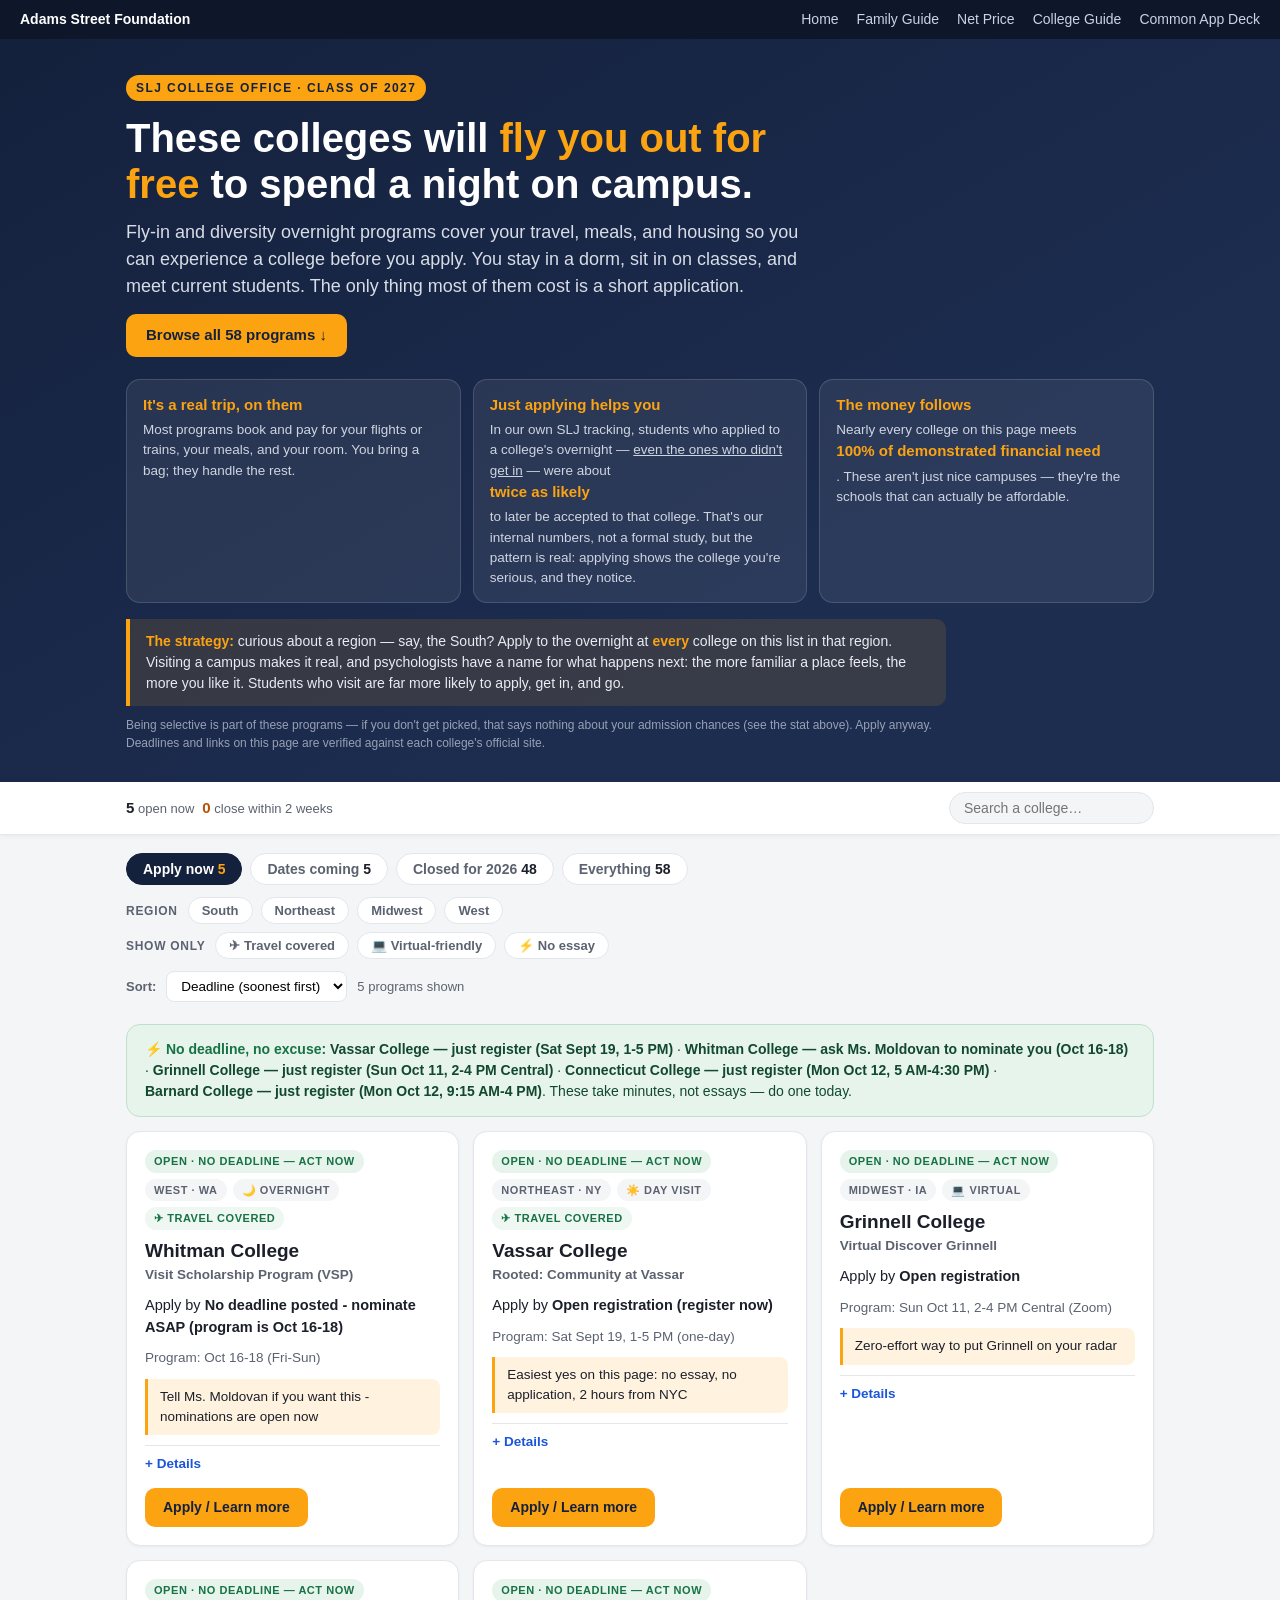
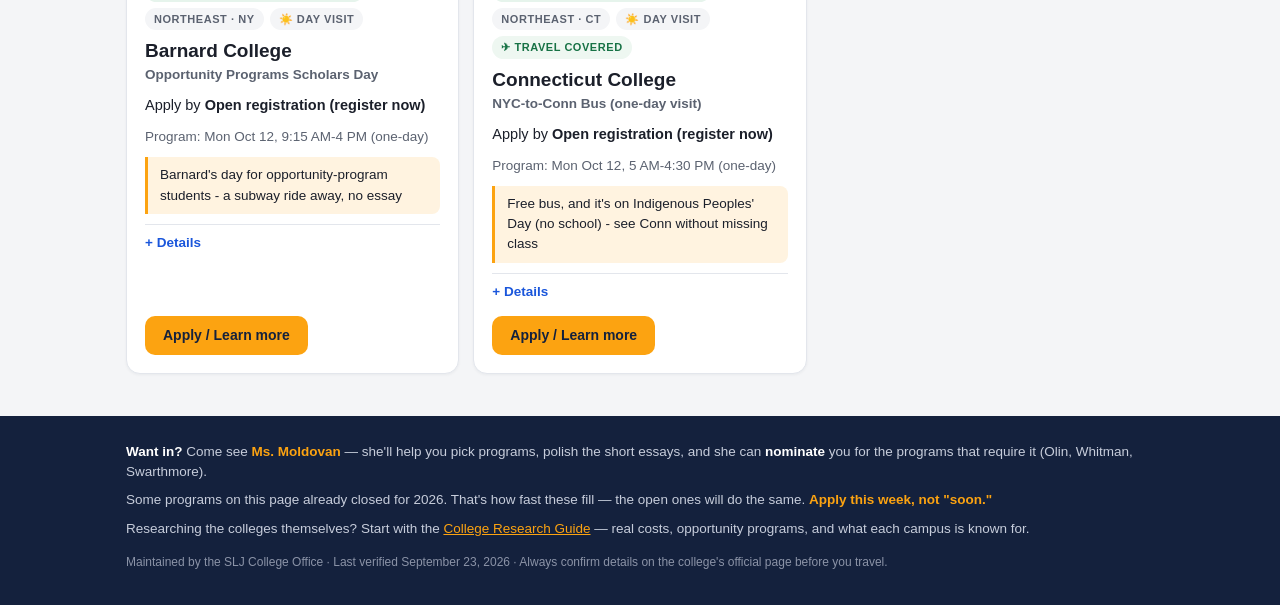
<file: fly-ins/index.html>
<!DOCTYPE html>
<html lang="en">
<head>
<meta charset="utf-8">
<meta name="viewport" content="width=device-width, initial-scale=1"><meta name="robots" content="noindex"><!-- REMOVE at DNS flip / launch -->
<title>Free College Visits — Fly-In &amp; Overnight Programs | SLJ College Office</title>
<style>
:root{
  --navy:#14213d; --navy2:#1d2d50; --gold:#fca311; --gold-dk:#d8890a;
  --bg:#f4f5f7; --card:#ffffff; --ink:#1b1f2a; --muted:#5b6270;
  --green:#177245; --green-bg:#e6f4ec; --amber:#b45309; --amber-bg:#fff3e0;
  --red:#b3261e; --red-bg:#fdecea; --blue:#1a56db; --blue-bg:#e8effc;
  --line:#e3e6ec; --radius:14px;
}
*{box-sizing:border-box;margin:0;padding:0}
html{scroll-behavior:smooth}
body{font-family:-apple-system,BlinkMacSystemFont,"Segoe UI",Roboto,Helvetica,Arial,sans-serif;
  background:var(--bg);color:var(--ink);line-height:1.5;-webkit-font-smoothing:antialiased}
a{color:var(--blue)}
.wrap{max-width:1060px;margin:0 auto;padding:0 16px}

/* ---------- hero ---------- */
header{background:linear-gradient(150deg,var(--navy) 0%,var(--navy2) 70%);color:#fff;padding:36px 0 30px}
.kicker{display:inline-block;background:var(--gold);color:var(--navy);font-weight:800;font-size:12px;
  letter-spacing:.12em;text-transform:uppercase;padding:4px 10px;border-radius:999px;margin-bottom:14px}
h1{font-size:clamp(26px,5vw,40px);line-height:1.15;font-weight:800;max-width:720px}
h1 em{font-style:normal;color:var(--gold)}
.lede{margin-top:12px;font-size:clamp(15px,2.5vw,18px);color:#d8dce6;max-width:680px}
.why{display:grid;grid-template-columns:repeat(auto-fit,minmax(230px,1fr));gap:12px;margin-top:22px}
.why div{background:rgba(255,255,255,.07);border:1px solid rgba(255,255,255,.14);
  border-radius:var(--radius);padding:14px 16px}
.why b{display:block;color:var(--gold);font-size:15px;margin-bottom:4px}
.why p{font-size:13.5px;color:#cfd4e0}
.strategy{margin-top:16px;background:rgba(252,163,17,.12);border-left:4px solid var(--gold);
  border-radius:0 10px 10px 0;padding:12px 16px;font-size:14px;color:#e9ecf3;max-width:820px}
.strategy b{color:var(--gold)}
.fineprint{margin-top:10px;font-size:12px;color:#98a0b3;max-width:820px}
.cta{display:inline-block;margin-top:14px;background:var(--gold);color:var(--navy);font-weight:800;
  font-size:15px;padding:10px 20px;border-radius:10px;text-decoration:none}
.cta:hover{background:#ffb733}

/* ---------- summary strip ---------- */
.strip{background:#fff;border-bottom:1px solid var(--line);position:sticky;top:0;z-index:20;
  box-shadow:0 1px 6px rgba(20,33,61,.06)}
.strip .wrap{display:flex;flex-wrap:wrap;gap:8px;align-items:center;padding:10px 16px}
.stat{font-size:13px;color:var(--muted)}
.stat b{color:var(--ink);font-size:15px}
.stat.urgent b{color:var(--amber)}
.strip .spacer{flex:1}
#search{border:1px solid var(--line);border-radius:999px;padding:7px 14px;font-size:14px;min-width:180px;
  background:var(--bg)}
#search:focus{outline:2px solid var(--gold)}

/* ---------- controls ---------- */
.controls{padding:18px 0 4px}
.tabs{display:flex;flex-wrap:wrap;gap:8px;margin-bottom:12px}
.tab{border:1.5px solid var(--line);background:#fff;border-radius:999px;padding:7px 16px;font-size:14px;
  font-weight:600;cursor:pointer;color:var(--muted)}
.tab .n{font-weight:800;color:var(--ink)}
.tab.active{background:var(--navy);border-color:var(--navy);color:#fff}
.tab.active .n{color:var(--gold)}
.chips{display:flex;flex-wrap:wrap;gap:8px;align-items:center}
.chip{border:1.5px solid var(--line);background:#fff;border-radius:999px;padding:5px 13px;font-size:13px;
  cursor:pointer;color:var(--muted);font-weight:600}
.chip.active{background:var(--gold);border-color:var(--gold);color:var(--navy)}
.chips label{font-size:12px;font-weight:700;letter-spacing:.06em;text-transform:uppercase;color:var(--muted);margin-right:2px}
.sortrow{display:flex;gap:10px;align-items:center;margin:12px 0 4px;flex-wrap:wrap}
.sortrow select{border:1px solid var(--line);border-radius:8px;padding:6px 10px;font-size:13.5px;background:#fff}
#count{font-size:13px;color:var(--muted)}

/* ---------- cards ---------- */
.grid{display:grid;grid-template-columns:repeat(auto-fill,minmax(320px,1fr));gap:14px;padding:14px 0 8px}
.card{background:var(--card);border:1px solid var(--line);border-radius:var(--radius);padding:18px;
  display:flex;flex-direction:column;gap:10px;box-shadow:0 1px 3px rgba(20,33,61,.05);position:relative}
.card.closed{background:#fafafb;border-style:dashed}
.card.closed .college{color:var(--muted)}
.pills{display:flex;flex-wrap:wrap;gap:6px}
.pill{font-size:11px;font-weight:800;letter-spacing:.05em;text-transform:uppercase;
  padding:3px 9px;border-radius:999px}
.pill.open{background:var(--green-bg);color:var(--green)}
.pill.soon{background:var(--amber-bg);color:var(--amber)}
.pill.closed{background:var(--red-bg);color:var(--red)}
.pill.tbd{background:var(--blue-bg);color:var(--blue)}
.pill.plain{background:var(--bg);color:var(--muted);font-weight:700}
.pill.travel{background:#eef7f1;color:var(--green);font-weight:700}
.college{font-size:19px;font-weight:800;line-height:1.2}
.program{font-size:13.5px;color:var(--muted);font-weight:600;margin-top:2px}
.deadline{font-size:14.5px}
.deadline b{font-weight:800}
.deadline .left{color:var(--green);font-weight:700}
.deadline .left.soon{color:var(--amber)}
.deadline.closedline{color:var(--red)}
.dates{font-size:13.5px;color:var(--muted)}
.note{background:var(--amber-bg);border-left:3px solid var(--gold);border-radius:0 8px 8px 0;
  padding:8px 12px;font-size:13.5px}
.card.closed .note{background:var(--bg);border-left-color:#c6cbd6}
details{border-top:1px solid var(--line);padding-top:8px;font-size:13.5px}
details summary{cursor:pointer;font-weight:700;color:var(--blue);list-style:none}
details summary::before{content:"+ "}
details[open] summary::before{content:"– "}
details .sec{margin-top:8px}
details .sec b{display:block;font-size:11px;letter-spacing:.07em;text-transform:uppercase;color:var(--muted)}
details .essay{white-space:pre-wrap;background:var(--bg);border-radius:8px;padding:10px;margin-top:4px;
  font-size:13px;max-height:220px;overflow-y:auto}
.actions{margin-top:auto;display:flex;gap:8px;align-items:center;padding-top:4px}
.btn{display:inline-block;background:var(--gold);color:var(--navy);font-weight:800;font-size:14px;
  padding:9px 18px;border-radius:10px;text-decoration:none}
.btn:hover{background:var(--gold-dk)}
.btn.ghost{background:transparent;border:1.5px solid var(--line);color:var(--muted);font-weight:700}
.nextcycle{font-size:12.5px;color:var(--muted)}

/* ---------- closed divider ---------- */
.divider{margin:26px 0 4px;padding:16px 18px;background:var(--red-bg);border:1px solid #f3c9c5;
  border-radius:var(--radius)}
.divider b{color:var(--red)}
.easy{padding:14px 18px;background:var(--green-bg);border:1px solid #bfe0cd;border-radius:var(--radius);
  font-size:14px;color:#12492e}
.easy b{color:var(--green)}
.easy span{white-space:nowrap;font-weight:600}
.divider p{font-size:14px;color:#7a2f2a;margin-top:2px}
#empty{display:none;text-align:center;color:var(--muted);padding:40px 0;font-size:15px}

footer{margin-top:34px;background:var(--navy);color:#c7cddb;padding:26px 0 34px;font-size:13.5px}
footer b{color:#fff}
footer .gold{color:var(--gold);font-weight:700}
@media print{.strip,.controls,.actions,footer{display:none}.card{break-inside:avoid;box-shadow:none}}
</style>
</head>
<body>
<!-- site cross-nav (injected on publish; not in the outreach source) -->
<div style="background:#0e1729;color:#fff;font-size:14px;padding:9px 20px;display:flex;flex-wrap:wrap;gap:6px 18px;align-items:center;justify-content:space-between">
  <a href="../" style="color:#fff;text-decoration:none;font-weight:700">Adams Street Foundation</a>
  <span style="display:flex;flex-wrap:wrap;gap:4px 18px">
    <a href="../" style="color:#c8d3e8;text-decoration:none">Home</a>
    <a href="../families/" style="color:#c8d3e8;text-decoration:none">Family Guide</a>
    <a href="../netprice/" style="color:#c8d3e8;text-decoration:none">Net Price</a>
    <a href="../colleges/" style="color:#c8d3e8;text-decoration:none">College Guide</a>
    <a href="../common-app/" style="color:#c8d3e8;text-decoration:none">Common App Deck</a>
  </span>
</div>


<header>
  <div class="wrap">
    <span class="kicker">SLJ College Office · Class of 2027</span>
    <h1>These colleges will <em>fly you out for free</em> to spend a night on campus.</h1>
    <p class="lede">Fly-in and diversity overnight programs cover your travel, meals, and housing so you can
    experience a college before you apply. You stay in a dorm, sit in on classes, and meet current
    students. The only thing most of them cost is a short application.</p>
    <a class="cta" href="#list">Browse all 58 programs ↓</a>
    <div class="why">
      <div><b>It's a real trip, on them</b><p>Most programs book and pay for your flights or trains, your meals, and your room. You bring a bag; they handle the rest.</p></div>
      <div><b>Just applying helps you</b><p>In our own SLJ tracking, students who applied to a college's overnight — <u>even the ones who didn't get in</u> — were about <b>twice as likely</b> to later be accepted to that college. That's our internal numbers, not a formal study, but the pattern is real: applying shows the college you're serious, and they notice.</p></div>
      <div><b>The money follows</b><p>Nearly every college on this page meets <b>100% of demonstrated financial need</b>. These aren't just nice campuses — they're the schools that can actually be affordable.</p></div>
    </div>
    <div class="strategy"><b>The strategy:</b> curious about a region — say, the South? Apply to the overnight at <b>every</b> college on this list in that region. Visiting a campus makes it real, and psychologists have a name for what happens next: the more familiar a place feels, the more you like it. Students who visit are far more likely to apply, get in, and go.</div>
    <p class="fineprint">Being selective is part of these programs — if you don't get picked, that says nothing about your admission chances (see the stat above). Apply anyway. Deadlines and links on this page are verified against each college's official site.</p>
  </div>
</header>

<div class="strip">
  <div class="wrap">
    <span class="stat"><b id="nOpen">0</b> open now</span>
    <span class="stat urgent"><b id="nSoon">0</b> close within 2 weeks</span>
    <span class="stat"><b id="nextUp">—</b></span>
    <span class="spacer"></span>
    <input id="search" type="search" placeholder="Search a college…" aria-label="Search colleges">
  </div>
</div>

<main class="wrap" id="list">
  <div class="controls">
    <div class="tabs" id="tabs"></div>
    <div class="chips" id="regions"><label>Region</label></div>
    <div class="chips" style="margin-top:8px">
      <label>Show only</label>
      <button class="chip" data-flag="travel">✈ Travel covered</button>
      <button class="chip" data-flag="virtual">💻 Virtual-friendly</button>
      <button class="chip" data-flag="noessay">⚡ No essay</button>
    </div>
    <div class="sortrow">
      <label for="sort" style="font-size:13px;color:var(--muted);font-weight:700">Sort:</label>
      <select id="sort">
        <option value="deadline">Deadline (soonest first)</option>
        <option value="college">College A–Z</option>
      </select>
      <span id="count"></span>
    </div>
  </div>
  <div class="grid" id="grid"></div>
  <p id="empty">Nothing matches those filters — try clearing one.</p>
</main>

<footer>
  <div class="wrap">
    <p><b>Want in?</b> Come see <span class="gold">Ms. Moldovan</span> — she'll help you pick programs, polish the short essays,
    and she can <b>nominate</b> you for the programs that require it (Olin, Whitman, Swarthmore).</p>
    <p style="margin-top:8px">Some programs on this page already closed for 2026. That's how fast these fill —
    the open ones will do the same. <span class="gold">Apply this week, not "soon."</span></p>
    <p style="margin-top:8px">Researching the colleges themselves? Start with the
    <a href="../colleges/" style="color:var(--gold)">College Research Guide</a> — real costs,
    opportunity programs, and what each campus is known for.</p>
    <p style="margin-top:14px;font-size:12px;color:#8b93a7">Maintained by the SLJ College Office · Last verified September 23, 2026 ·
    Always confirm details on the college's official page before you travel.</p>
  </div>
</footer>

<script>
const DATA = [{"college": "Elon University", "program_name": "ElonYOU: An Overnight Experience", "state": "NC", "region": "South", "need_met": "100%", "status": "open", "deadline_iso": "2026-08-31", "deadline_display": "Aug 31", "program_dates": "Oct 23-24 (Fri-Sat)", "format": "In-person overnight (residence hall, student host)", "travel": "Overnight housing provided; travel not covered", "eligibility": "Brief application; limited capacity; Elon tracks demonstrated interest", "essay_prompt": "Why Elon?; How do you plan to make the most of your time at this program to enhance your college application journey?; Please record a short 1-3 minute video responding to the following prompt: Who are you beyond your transcript and essays? Share something—an experience, passion, value, or quirk—that helps us see the real you.", "link": "https://www.elon.edu/u/admissions/undergraduate/admissions-events/elonyou/", "next_cycle": "", "note_student": "Rolls into Fall Open House; decisions by end of September", "sort_key": "2026-08-31"}, {"college": "Vassar College", "program_name": "Rooted: Community at Vassar", "state": "NY", "region": "Northeast", "need_met": "100%", "status": "open", "deadline_iso": "", "deadline_display": "Open registration (register now)", "program_dates": "Sat Sept 19, 1-5 PM (one-day)", "format": "In-person one-day event (panels, resource fair, tours)", "travel": "Not covered - but it's a $30 Metro-North ride to Poughkeepsie", "eligibility": "Open registration - no application, no essay. Just sign up.", "essay_prompt": "", "link": "https://apply.vassar.edu/register/rooted2026", "next_cycle": "", "note_student": "Easiest yes on this page: no essay, no application, 2 hours from NYC", "sort_key": "2026-09-15"}, {"college": "Middlebury College", "program_name": "Discover Middlebury", "state": "VT", "region": "Northeast", "need_met": "100%", "status": "open", "deadline_iso": "2026-09-04", "deadline_display": "Sept 4", "program_dates": "Oct 11-13 (2 nights in a dorm)", "format": "In-person overnight", "travel": "All-expenses-paid: travel, housing, meals", "eligibility": "US-based students; unofficial transcript (grades 9-11) + one-page statement", "essay_prompt": "A one-page statement addressing an important educational moment in your life and its impact on you", "link": "https://www.middlebury.edu/college/admissions/campus-and-virtual-visits", "next_cycle": "", "note_student": "", "sort_key": "2026-09-04"}, {"college": "Oberlin College", "program_name": "Oberlin Overnight: Diversity & Access", "state": "OH", "region": "Midwest", "need_met": "100%", "status": "open", "deadline_iso": "2026-09-07", "deadline_display": "Sept 7", "program_dates": "Oct 11-13", "format": "In-person overnight", "travel": "Round-trip airfare (or gas reimbursement) + meals + housing covered", "eligibility": "Transcript, waiver form, 2 short essays; decisions in September; US citizens/PR/undocumented welcome", "essay_prompt": "Be prepared to respond to the following prompts in 300 words or fewer: \n\n\"Since 1835 Oberlin has been a leader in diversity, becoming the first school in the nation to admit African Americans and adopting a policy to admit students regardless of race or gender. Because of this, some students first hear about Oberlin in their history books. How did you first hear about Oberlin and why are you interested in participating in MVP?", "link": "https://www.oberlin.edu/admissions-and-aid/visit-and-connect/visit-programs/oberlin-overnight-program", "next_cycle": "", "note_student": "", "sort_key": "2026-09-07"}, {"college": "Haverford College", "program_name": "Have-A-Look (HAL)", "state": "PA", "region": "Northeast", "need_met": "100%", "status": "closed", "deadline_iso": "", "deadline_display": "Closed for 2026", "program_dates": "Oct 25-27 (2 nights)", "format": "In-person overnight", "travel": "Need-based travel scholarships", "eligibility": "US citizens/PR/DACA-undocumented; includes an admission interview", "essay_prompt": "Please explain why you are considering Haverford College. What specific aspects of Haverford interest you? (Word count: 150)\nDescribe how your lived experiences will influence the kind of college community member you expect to be. (Word count: 250)\nPlease briefly let us know how you became aware of Haverford College and the Have-A-Look program.\nIs there anything else you'd like us to know as we evaluate your application?", "link": "https://www.haverford.edu/have-look", "next_cycle": "", "note_student": "", "sort_key": ""}, {"college": "Smith College", "program_name": "Women of Distinction", "state": "MA", "region": "Northeast", "need_met": "100%", "status": "open", "deadline_iso": "2026-09-11", "deadline_display": "Sept 11", "program_dates": "Oct 16-17 or Nov 6-7 (two sessions)", "format": "In-person overnight", "travel": "Fully funded: housing, meals, transportation to/from campus", "eligibility": "Women's college. For students identifying as African American, Asian American, Latin American, Native American, and/or first-gen - all welcome. Transcript + senior courses + 3 activities", "essay_prompt": "1. 3 extracurricular activities with descriptions 300 character limit each\n2. Dr. Kimberlé Crenshaw, Smith College 2018 honorary degree recipient, coined the term \"intersectionality\" to describe \"a lens through which you can see where power comes and collides, where it interlocks and intersects.\" Intersectionality highlights the complex ways in which the effects of multiple forms of discrimination (racism, sexism, classism, etc.) combine or overlap. How has your own intersectional lens impacted your worldview? Approximately 250 words", "link": "https://www.smith.edu/women-distinction-program", "next_cycle": "", "note_student": "", "sort_key": "2026-09-11"}, {"college": "Olin College of Engineering", "program_name": "MIX & Mingle Fly-In", "state": "MA", "region": "Northeast", "need_met": "99%", "status": "open", "deadline_iso": "2026-09-14", "deadline_display": "Sept 14 (Ms. Moldovan nominates you)", "program_dates": "Nov 8-9", "format": "In-person overnight", "travel": "All costs covered for students who couldn't otherwise visit", "eligibility": "Counselor-nominated only - tell Ms. Moldovan you want in. For future engineers; US citizens/PR in the contiguous US", "essay_prompt": "", "link": "https://www.olin.edu/admission/visit", "next_cycle": "", "note_student": "Want engineering? Ask Ms. Moldovan to nominate you THIS WEEK", "sort_key": "2026-09-14"}, {"college": "University of Rochester", "program_name": "Meliora Visit Program (MVP)", "state": "NY", "region": "Northeast", "need_met": "100% if HEOP", "status": "open", "deadline_iso": "2026-09-15", "deadline_display": "Sept 15, 11:59 PM", "program_dates": "Oct 22-24 (2 nights with a student host)", "format": "In-person overnight", "travel": "Free travel: air/train/bus tickets purchased for you + pickup + meals", "eligibility": "Unofficial transcript, permission slip, two short responses. App can't be saved midway - draft answers first", "essay_prompt": "", "link": "https://admissions.rochester.edu/visit/mvp/", "next_cycle": "", "note_student": "Application can't be saved halfway - write your answers before you start", "sort_key": "2026-09-15"}, {"college": "College of the Holy Cross", "program_name": "Perspectives (November session)", "state": "MA", "region": "Northeast", "need_met": "100%", "status": "open", "deadline_iso": "2026-09-16", "deadline_display": "Sept 16 (round 2)", "program_dates": "Nov 7-9 (Sat-Mon)", "format": "In-person overnight (hotel, with a parent/guardian)", "travel": "Travel grants on request (air/bus/train + transfers); hotel + meals covered for everyone", "eligibility": "A parent/guardian age 25+ must come with you (hotel policy). Transcript + short essays", "essay_prompt": "How is Holy Cross a good personal and academic fit for you?\nWhy do you wish to attend Perspectives?\nWhat do you hope to learn about Holy Cross during your time at Perspectives?", "link": "https://www.holycross.edu/admissions-aid/connect-with-us/admission-programming", "next_cycle": "", "note_student": "Second-chance deadline - their September round already passed", "sort_key": "2026-09-16"}, {"college": "Union College", "program_name": "Getting to Know Union (GTKU)", "state": "NY", "region": "Northeast", "need_met": "100% for HEOP", "status": "open", "deadline_iso": "2026-09-21", "deadline_display": "Sept 21", "program_dates": "Oct 11-12 (overnight into Fall Open House)", "format": "In-person overnight (hosted in a student's room)", "travel": "Round-trip bus/train tickets bought for you + station pickup + meals", "eligibility": "NYC-metro students ONLY - this program exists for you. B+ or better in core courses; transcript + 50-100 word short answer", "essay_prompt": "Why are you interested in Union College? 50 Words", "link": "https://www.union.edu/admissions/getting-to-know-union", "next_cycle": "", "note_student": "Built for NYC students - one of the best fits on this page", "sort_key": "2026-09-21"}, {"college": "Miami University (Ohio)", "program_name": "Bridges Program", "state": "OH", "region": "Midwest", "need_met": "100%", "status": "open", "deadline_iso": "2026-09-21", "deadline_display": "Sept 21", "program_dates": "Oct 18-19, Oct 25-26, or Nov 8-9 (pick a session)", "format": "In-person overnight (hotel with student ambassadors)", "travel": "Buses run from Ohio cities only; out-of-state historically reimbursed up to $300 airfare", "eligibility": "Requires a counselor recommendation. Completers who enroll get a $2,500-5,000/yr scholarship", "essay_prompt": "In 250-300 words each, please respond to both prompts below:\n\nTell us how you define diversity, equity, and inclusion; what those words mean to you; and how you will contribute to a diverse, equitable, and inclusive college community.\n\nRecently, college campuses have been central to events and causes such as Black Lives Matter, gender identity and expression, and women's rights that have put diversity in the spotlight. How do you foresee these types of movements impacting the climate on college campuses?", "link": "https://miamioh.edu/visit-miami/bridges-program/index.html", "next_cycle": "", "note_student": "Travel money is partial for NYC students - talk to Ms. Moldovan first", "sort_key": "2026-09-21"}, {"college": "Trinity College", "program_name": "Bantam Bound", "state": "CT", "region": "Northeast", "need_met": "100%", "status": "open", "deadline_iso": "2026-09-25", "deadline_display": "Sept 25", "program_dates": "Nov 8-9", "format": "In-person overnight", "travel": "Fully covered: transportation to/from Hartford, lodging, all meals", "eligibility": "Focus: students of color, first-gen, low-income, LGBTQIA+. Priority if you haven't visited campus. Everyone who applies gets a Trinity fee waiver", "essay_prompt": "The Trinity College community is one that is characterized by engagement, inclusion, and collaborative partnerships. Reflecting on the different communities that you are a member of, how do you hope to engage with and leave an impact on the Trinity College community?", "link": "https://www.trincoll.edu/admissions/bantam-bound/", "next_cycle": "", "note_student": "Apply and you get a fee waiver even if not selected", "sort_key": "2026-09-25"}, {"college": "Mount Holyoke College", "program_name": "Mosaic", "state": "MA", "region": "Northeast", "need_met": "100%", "status": "open", "deadline_iso": "2026-09-25", "deadline_display": "Sept 25, 11:59 PM (reviewed as submitted - apply early)", "program_dates": "Nov 7-9 (Sat-Mon)", "format": "In-person overnight", "travel": "Travel awarded to admitted participants", "eligibility": "Women's college. Short answers + 1-3 paragraph essay + unofficial transcript with junior grades + senior courses. Form can't be saved midway", "essay_prompt": "In 1-3 sentences, tell the Mosaic committee about your favorite teacher/mentor and why did this person have an impact on you?*", "link": "https://admission.mtholyoke.edu/register/mosaic", "next_cycle": "", "note_student": "Space is limited and apps are reviewed as they come in - earlier is better", "sort_key": "2026-09-25"}, {"college": "Pomona College", "program_name": "Perspectives on Pomona - VIRTUAL", "state": "CA", "region": "West", "need_met": "100%", "status": "open", "deadline_iso": "2026-09-28", "deadline_display": "Sept 28 (virtual track)", "program_dates": "Oct 22 evening or Oct 24 morning (half-day, online)", "format": "Virtual", "travel": "n/a (online) - and you still get a Pomona application fee waiver", "eligibility": "No essay for the virtual track - just the form + transcript + senior course list. Open to undocumented/DACA students", "essay_prompt": "", "link": "https://www.pomona.edu/admissions/diversity/fall-fly-program-pop", "next_cycle": "Fly-in reopens ~May; deadline early Aug", "note_student": "The in-person trip closed in August, but the virtual door is still open - no essay required", "sort_key": "2026-09-28"}, {"college": "University of Vermont", "program_name": "Discovering UVM", "state": "VT", "region": "Northeast", "need_met": "69% avg / 100% for attendees who enroll", "status": "open", "deadline_iso": "2026-10-02", "deadline_display": "Oct 2", "program_dates": "Nov 1-3 (Sun-Tue, hotel, chaperoned)", "format": "In-person overnight", "travel": "Programming, lodging, meals covered; travel is on you BUT hardship travel grants up to $500 via the application", "eligibility": "US citizens/PR/DACA-undocumented. Competitive - hundreds apply. Fee waiver included", "essay_prompt": "Please respond to the following essay prompt in no more than 350 words. What are you hoping to learn or gain from attending this program?", "link": "https://www.uvm.edu/admissions/undergraduate/discovering-uvm", "next_cycle": "", "note_student": "Attend + enroll at UVM = they commit to meeting your full financial need all 4 years", "sort_key": "2026-10-02"}, {"college": "Whitman College", "program_name": "Visit Scholarship Program (VSP)", "state": "WA", "region": "West", "need_met": "~90%", "status": "open", "deadline_iso": "", "deadline_display": "No deadline posted - nominate ASAP (program is Oct 16-18)", "program_dates": "Oct 16-18 (Fri-Sun)", "format": "In-person overnight", "travel": "All expenses covered", "eligibility": "Nomination-based, but students and counselors can both submit the form. Open to any student in the US regardless of immigration status", "essay_prompt": "", "link": "https://www.whitman.edu/admission-and-aid/visit-whitman/visit-scholarship-program", "next_cycle": "", "note_student": "Tell Ms. Moldovan if you want this - nominations are open now", "sort_key": "2026-09-10"}, {"college": "Davidson College", "program_name": "Access Davidson", "state": "NC", "region": "South", "need_met": "100%", "status": "open", "deadline_iso": "2026-10-15", "deadline_display": "Oct 15", "program_dates": "Nov 8 (virtual, per our records - confirming format)", "format": "Virtual (confirming)", "travel": "n/a if virtual", "eligibility": "First-gen / rural / low-income focus", "essay_prompt": "Please respond to the following in no more than 300 words: \"Being as specific as possible, what interests you most about Davidson College?", "link": "https://www.davidson.edu/admission-and-financial-aid/visit/access-davidson", "next_cycle": "", "note_student": "Latest deadline on this page - no excuse to miss it", "sort_key": "2026-10-15"}, {"college": "Grinnell College", "program_name": "Virtual Discover Grinnell", "state": "IA", "region": "Midwest", "need_met": "100%", "status": "open", "deadline_iso": "", "deadline_display": "Open registration", "program_dates": "Sun Oct 11, 2-4 PM Central (Zoom)", "format": "Virtual open house", "travel": "n/a (online)", "eligibility": "No application - just register. Panels, aid Q&A, live student-led tour", "essay_prompt": "", "link": "https://admission.grinnell.edu/register/?id=928dccc6-c03f-4202-abba-2e21eccc6b44", "next_cycle": "", "note_student": "Zero-effort way to put Grinnell on your radar", "sort_key": "2026-10-05"}, {"college": "Johns Hopkins University", "program_name": "Senior Fly-In", "state": "MD", "region": "Northeast", "need_met": "100%", "status": "closed", "deadline_iso": "2026-09-04", "deadline_display": "Closed Sept 4", "program_dates": "Oct 11-12 (overnight, with a parent/guardian)", "format": "In-person overnight (hotel, shared room with your parent/guardian)", "travel": "Travel (train/plane, booked by JHU), hotel, and campus meals covered for you AND one parent/guardian; no gas/mileage reimbursement", "eligibility": "First-gen and/or limited-income seniors. A parent/guardian MUST come with you. Testing REQUIRED: SAT or ACT scores + a screenshot of the report, plus transcript (grades 9-11) and senior courses", "essay_prompt": "How have you made an impact outside of the classroom? This can be within your high school, family, or larger community (up to 150 words).", "link": "https://admissions.jhu.edu/register/?id=dc4b7f59-a6f6-4135-9e9e-9d7534cd7053", "next_cycle": "Decisions mid-September; questions: admissionsevents@jhu.edu", "note_student": "Bring a parent - JHU flies BOTH of you out and covers the hotel. Only 150 words of writing.", "sort_key": "2026-09-04"}, {"college": "St. Lawrence University", "program_name": "Mosaic Visit Program", "state": "NY", "region": "Northeast", "need_met": "100% if HEOP", "status": "tbd", "deadline_iso": "", "deadline_display": "2026 dates not posted yet - check back September", "program_dates": "Expected November (last year: overnight + Visit Day)", "format": "In-person overnight", "travel": "Covers meals + transportation to/from NYC - designed with NYC students in mind", "eligibility": "Last cycle: GPA 85+ and unofficial transcript", "essay_prompt": "", "link": "https://apply.stlawu.edu/portal/mosaic_visit", "next_cycle": "Fall dates usually post early fall", "note_student": "They bus students up from NYC - watch this one", "sort_key": ""}, {"college": "Skidmore College", "program_name": "SeeMore Skidmore", "state": "NY", "region": "Northeast", "need_met": "100%", "status": "tbd", "deadline_iso": "", "deadline_display": "2026 date not announced yet", "program_dates": "Last year: one day in November, coach bus from Manhattan", "format": "In-person day program", "travel": "2025 ran a free coach bus from W 34th St - great NYC fit", "eligibility": "", "essay_prompt": "", "link": "https://www.skidmore.edu/admissions/visit.php", "next_cycle": "Watch skidmore.edu/admissions/visit in September", "note_student": "Free bus from Manhattan last year - stay tuned", "sort_key": ""}, {"college": "Dickinson College", "program_name": "You Belong: Creating Community at Dickinson", "state": "PA", "region": "Northeast", "need_met": "99%", "status": "tbd", "deadline_iso": "", "deadline_display": "'Fall date and registration coming soon'", "program_dates": "TBA", "format": "In-person DAY program (no longer an overnight)", "travel": "Not stated", "eligibility": "For high-achieving seniors of varying identities", "essay_prompt": "Why would you attend this event? What is it about Dickinson that you'd like to explore?", "link": "https://www.dickinson.edu/info/20255/visit/1058/you_belong_at_dickinson", "next_cycle": "Re-check page in September", "note_student": "", "sort_key": ""}, {"college": "Tulane University", "program_name": "PreviewTU (Multicultural & Access Programs)", "state": "LA", "region": "South", "need_met": "100%", "status": "tbd", "deadline_iso": "", "deadline_display": "2026 dates not published (their page shows old info)", "program_dates": "TBA (usually a fall Saturday + a virtual session in late Oct)", "format": "In-person day program + virtual option", "travel": "Travel grants: full (flight + hotel) or partial up to $500; 250-word essay with grant request", "eligibility": "First-gen, LGBTQIA+, limited-income, students of color", "essay_prompt": "", "link": "https://admission.tulane.edu/student-life/diversity/multicultural-access-programs", "next_cycle": "Confirm this cycle's dates with Tulane before applying", "note_student": "Dates being confirmed - interested in the South? Flag it with Ms. Moldovan", "sort_key": ""}, {"college": "Brandeis University", "program_name": "SEED + campus visit travel grants", "state": "MA", "region": "Northeast", "need_met": "100%", "status": "tbd", "deadline_iso": "", "deadline_display": "2026 dates not confirmed", "program_dates": "Last cycle: virtual program late Oct", "format": "Virtual program + travel grant to visit on a Fall for Brandeis Day", "travel": "Travel grant: travel + 1 night hotel + 3 meals for you AND a parent/guardian", "eligibility": "Includes an evaluative admissions interview", "essay_prompt": "", "link": "https://www.brandeis.edu/admissions/visit/seed/index.html", "next_cycle": "Page shows undated leftover text - being confirmed", "note_student": "", "sort_key": ""}, {"college": "Amherst College", "program_name": "Access to Amherst (A2A)", "state": "MA", "region": "Northeast", "need_met": "100%", "status": "closed", "deadline_iso": "2026-08-10", "deadline_display": "Closed Aug 10", "program_dates": "Sept 26-28", "format": "In-person overnight", "travel": "100% of round-trip costs covered", "eligibility": "Open to all rising seniors in the US incl. undocumented; A2A essay can be reused as the Amherst supplement", "essay_prompt": "Please respond to the following essay prompt in no more than 350 words. Write your response in another document and upload it below.\n\n“We seek an Amherst made stronger because it includes those whose experiences can enhance our understanding of our nation and our world. We do so in the faith that our humanity is an identity forged from diversity, and that our different perspectives enrich our inquiry, deepen our knowledge, strengthen our community, and prepare students to engage with an ever-changing world.”\n-Trustee Statement on Diversity and Community\n\nQ: In what ways could your experiences enhance our understanding of our nation and our world?", "link": "https://www.amherst.edu/admission/diversity/a2a", "next_cycle": "Opens ~spring; apply April-May of junior year", "note_student": "", "sort_key": "2026-08-10"}, {"college": "Babson College", "program_name": "Access Babson", "state": "MA", "region": "Northeast", "need_met": "100%", "status": "closed", "deadline_iso": "2026-07-31", "deadline_display": "Closed late July", "program_dates": "Sept 27-28", "format": "In-person overnight", "travel": "Fully funded", "eligibility": "For future business students with limited college-search resources; US residents regardless of citizenship", "essay_prompt": "Short statement: “Why are you interested in studying business? Briefly tell us about your passions and goals.” (250 words max)\nShort statement: “How would you benefit from attending Access Babson? What are you hoping to get out of your time in this program?” (250 words max)", "link": "https://www.babson.edu/undergraduate/visit-and-engage/access-babson/", "next_cycle": "Late-July deadline - apply the summer after junior year", "note_student": "", "sort_key": "2026-07-31"}, {"college": "Barnard College", "program_name": "Barnard Bound", "state": "NY", "region": "Northeast", "need_met": "100%", "status": "closed", "deadline_iso": "2026-08-08", "deadline_display": "Closed Aug 8 (priority July 10)", "program_dates": "Virtual Sept 13-Oct 19 + select on-campus cohort in Oct", "format": "Hybrid", "travel": "On-campus experience fully funded for the selected cohort", "eligibility": "First-gen and/or low-income young women at US high schools. It's in NYC - the 'visit' costs you a MetroCard", "essay_prompt": "", "link": "https://barnard.edu/admissions/commitment-to-access", "next_cycle": "Two rounds: early July (priority) + early Aug. Juniors can file an interest form now", "note_student": "Juniors: you can sign up for their interest list TODAY", "sort_key": "2026-08-08"}, {"college": "Bates College", "program_name": "Prologue to Bates", "state": "ME", "region": "Northeast", "need_met": "100%", "status": "closed", "deadline_iso": "2026-08-07", "deadline_display": "Closed Aug 7", "program_dates": "Oct 11-13", "format": "In-person overnight", "travel": "All-expenses-paid: travel, meals, housing with a student host", "eligibility": "First-gen (no parent with a bachelor's) and low-income; US citizens/PR/DACA-undocumented", "essay_prompt": "Prologue to Bates is a highly selective program and will provide you with wonderful insight into the Bates community. How has your lived experience shaped you, and what can our Bates community learn from you? (Essay should be a minimum of 300 words)", "link": "https://www.bates.edu/admission/connect-with-bates/prologue/", "next_cycle": "Reopens ~spring for 2027", "note_student": "", "sort_key": "2026-08-07"}, {"college": "Bowdoin College", "program_name": "Explore Bowdoin", "state": "ME", "region": "Northeast", "need_met": "100%", "status": "closed", "deadline_iso": "2026-08-11", "deadline_display": "Closed Aug 11", "program_dates": "Sept 17-19 or Oct 22-24", "format": "In-person overnight", "travel": "All-expenses-paid trip", "eligibility": "High-achieving low-income and/or first-gen; transcript + 2 short answers", "essay_prompt": "- If you wish, you may share anything about the unique experiences and perspectives that you would bring with you to the Bowdoin campus and community or an experience you have had that required you to navigate across or through difference. (250 words)\n- Why are you interested in participating in Explore Bowdoin? (100 words)", "link": "https://www.bowdoin.edu/admissions/visit/explore-bowdoin/", "next_cycle": "Opens ~spring, closes early August", "note_student": "", "sort_key": "2026-08-11"}, {"college": "Bucknell University", "program_name": "Journey to Bucknell", "state": "PA", "region": "Northeast", "need_met": "100%", "status": "closed", "deadline_iso": "2026-06-08", "deadline_display": "Closed June 8", "program_dates": "Oct 1-3 (incl. Fall Open House)", "format": "In-person overnight (with a required parent/guardian)", "travel": "Free hotel + meals + free charter bus from NYC", "eligibility": "NY students eligible; 3.5 unweighted GPA minimum; parent/guardian chaperone required. Fee waiver for attending", "essay_prompt": "- Some students believe their story would be incomplete without sharing how their diverse experiences, identity, and background have deeply shaped their perspective. Reflect upon how these attributes fuel your passions, motivation, and/or goals.\n- Please explain your interest in your first-choice major/undecided status, and your second-choice major (should you choose to list one) and why you would choose Bucknell University to pursue your interest(s).", "link": "https://www.bucknell.edu/admissions-aid/plan-visit/camps-conferences-visit-programs/journey-bucknell", "next_cycle": "2027 details post Winter 2026 - one of the earliest deadlines (June)", "note_student": "", "sort_key": "2026-06-08"}, {"college": "Caltech", "program_name": "Caltech Up Close", "state": "CA", "region": "West", "need_met": "100%", "status": "closed", "deadline_iso": "2026-08-09", "deadline_display": "Closed Aug 9", "program_dates": "Oct 10-12", "format": "In-person (students only)", "travel": "All-expense-paid visit", "eligibility": "For students with limited access to STEM/college-prep resources; transcript + 2 essays", "essay_prompt": "", "link": "https://www.admissions.caltech.edu/visit/visit-campus/fall-fly-in-program-caltech-up-close", "next_cycle": "Opens ~June, closes early Aug", "note_student": "", "sort_key": "2026-08-09"}, {"college": "Carleton College", "program_name": "Taste of Carleton (TOC)", "state": "MN", "region": "Midwest", "need_met": "100%", "status": "closed", "deadline_iso": "2026-08-10", "deadline_display": "Closed Aug 10", "program_dates": "Oct 11-12", "format": "In-person", "travel": "Fully funded: transportation, housing, everything", "eligibility": "First-gen, low-income, under-resourced schools, ESL households, work/family responsibilities", "essay_prompt": "What's something you want to understand better about the world, about people, or about yourself? Why does it matter to you? (250 words)\nWhat kind of learner are you and what draws you to Carleton as a place to keep growing? (250 words) \nOptional: What do you make or create, and how has it brought you into community with other people? (150 words)", "link": "https://www.carleton.edu/admissions/visit/toc/", "next_cycle": "Opens mid-May, closes early Aug; decisions late Aug", "note_student": "If you applied: decisions come out Aug 28", "sort_key": "2026-08-10"}, {"college": "Claremont McKenna College", "program_name": "Fall Preview Program", "state": "CA", "region": "West", "need_met": "100%", "status": "closed", "deadline_iso": "2026-08-09", "deadline_display": "Closed Aug 9", "program_dates": "Oct 11-13 + virtual kick-off Sept 8", "format": "In-person + virtual components", "travel": "Free: airfare, lodging, meals", "eligibility": "First-gen, rural, low-income priority; US/PR incl. undocumented; fee waiver for participants", "essay_prompt": "", "link": "https://www.cmc.edu/admission/visit/diversityflyin", "next_cycle": "Opens ~June, closes early Aug", "note_student": "", "sort_key": "2026-08-09"}, {"college": "Colorado College", "program_name": "Discover Colorado College", "state": "CO", "region": "West", "need_met": "100%", "status": "closed", "deadline_iso": "2026-07-13", "deadline_display": "Closed July 13", "program_dates": "Oct 3-5", "format": "In-person", "travel": "Travel grant: flights + accommodations for the student", "eligibility": "Underrepresented, Pell/free-lunch-eligible, first-gen, rural, Title I; gap-year students also eligible", "essay_prompt": "Please describe how you will use your background and experiences to further support and promote access and inclusion during your time in college? *\nPlease select ONE of the following:\nWho has had the biggest influence in your life, and what has been the most important lesson you learned from them?\nWhat initially drew you to Colorado College and what aspects of the college do you envision having the strongest impact on your experience here?", "link": "https://www.coloradocollege.edu/admission/visit/discover-colorado-college.html", "next_cycle": "Opens May 1, closes mid-July", "note_student": "", "sort_key": "2026-07-13"}, {"college": "Columbia University", "program_name": "Engineering Preview at Columbia (EPC)", "state": "NY", "region": "Northeast", "need_met": "100%", "status": "closed", "deadline_iso": "2026-07-20", "deadline_display": "Closed July 20", "program_dates": "Oct 11-13", "format": "In-person (it's in NYC - travel + hotel funded for you AND a parent)", "travel": "Fully funded travel + hotel for student and one parent/guardian", "eligibility": "Engineering-focused: calculus/physics/chem expected. Low-income, first-gen, Title I focus. ALL applicants get a Columbia fee waiver", "essay_prompt": "200 words max each:\nWhat is one engineering concept that you find fascinating? Tell us why it excites you.*\n\nOur identities are multifaceted and unique to each individual. What is one central element of your identity?*\n\nAmong the books, articles or publications you read in the past year, identify the one you found most meaningful and describe its impact on you.*\n\nWhat interests you about Columbia and why?*", "link": "https://undergrad.admissions.columbia.edu/columbia-engineering-experience-ce2", "next_cycle": "Opens ~spring, closes mid-July. Can only apply to ONE Columbia fly-in (EPC or STARS)", "note_student": "Apply next cycle even if unsure - the fee waiver alone is worth it", "sort_key": "2026-07-20"}, {"college": "Dartmouth College", "program_name": "Dartmouth Bound", "state": "NH", "region": "Northeast", "need_met": "100%", "status": "closed", "deadline_iso": "2026-05-19", "deadline_display": "Closed mid-May (summer program)", "program_dates": "July sessions (already held)", "format": "In-person summer overnight", "travel": "Travel, housing, meals covered", "eligibility": "First-gen, low-income, rural, under-resourced; any citizenship if at a US school", "essay_prompt": "", "link": "https://admissions.dartmouth.edu/visit/visitation-programs/dartmouth-bound-summer-program", "next_cycle": "SUMMER program - apply in April-May of junior year", "note_student": "", "sort_key": "2026-05-19"}, {"college": "Denison University", "program_name": "Destination: Denison", "state": "OH", "region": "Midwest", "need_met": "100%", "status": "closed", "deadline_iso": "2026-08-17", "deadline_display": "Closed Aug 17", "program_dates": "Oct 4-6", "format": "In-person overnight (hotel)", "travel": "Fully covered: flights, hotel, meals", "eligibility": "Open to all backgrounds", "essay_prompt": "Given the current state of our nation, what’s next in making permanent change?", "link": "https://denison.edu/campus/admission/destination-denison", "next_cycle": "Opens ~summer, closes mid-Aug", "note_student": "", "sort_key": "2026-08-17"}, {"college": "Emory University", "program_name": "Emory LEADs Experience", "state": "GA", "region": "South", "need_met": "100%", "status": "closed", "deadline_iso": "2026-07-31", "deadline_display": "Closed July 31", "program_dates": "Oct 1-3 retreat + virtual programming Aug-Dec for ALL applicants", "format": "In-person retreat + virtual track", "travel": "Retreat costs covered", "eligibility": "First-gen and/or rural or lower-income. Even non-selected applicants get the virtual track", "essay_prompt": "", "link": "https://apply.emory.edu/leads/", "next_cycle": "Opens late May, closes late July", "note_student": "Emory is tuition-FREE for families earning under $200K starting this fall", "sort_key": "2026-07-31"}, {"college": "Hamilton College", "program_name": "Home at Hamilton", "state": "NY", "region": "Northeast", "need_met": "100%", "status": "closed", "deadline_iso": "2026-07-07", "deadline_display": "Closed July 7", "program_dates": "Sept 27-28", "format": "In-person", "travel": "Housing for all; travel covered for those who need it", "eligibility": "First-gen, limited-income preference; priority if you haven't visited", "essay_prompt": "WHY ARE YOU INTERESTED IN VISITING HAMILTON COLLEGE? PLEASE LIMIT YOUR RESPONSE TO 300 WORDS", "link": "https://www.hamilton.edu/admission/home/home", "next_cycle": "Opens ~spring, closes early July", "note_student": "", "sort_key": "2026-07-07"}, {"college": "Harvey Mudd College", "program_name": "FAST (Future Achievers in Science & Technology)", "state": "CA", "region": "West", "need_met": "100%", "status": "closed", "deadline_iso": "2026-08-09", "deadline_display": "Closed Aug 9", "program_dates": "Sept 13-15 or Oct 25-27", "format": "In-person overnight (dorm stay)", "travel": "Fully free - flights arranged and paid", "eligibility": "STEM focus; US citizens/PR; includes an admission interview + fee waiver", "essay_prompt": "", "link": "https://www.hmc.edu/admission/fast/", "next_cycle": "Opens early June, closes early Aug. Sometimes a 2nd round for the Oct session - watch the page", "note_student": "", "sort_key": "2026-08-09"}, {"college": "MIT", "program_name": "WISE (Weekend Immersion in Science & Engineering)", "state": "MA", "region": "Northeast", "need_met": "100%", "status": "closed", "deadline_iso": "2026-08-01", "deadline_display": "Closed Aug 1", "program_dates": "Oct 4-6", "format": "In-person (stay with an MIT student)", "travel": "Completely free incl. all transportation", "eligibility": "US schools; testing required (PSAT/SAT/ACT); transcript + 5 short essays", "essay_prompt": "SHORT ANSWER QUESTIONS\nWe want to learn a bit more about you, and why you are interested in WISE. Be yourself, there is no right or wrong answer!\n\nWhy are you interested in attending WISE? (250 words or fewer)\nWhich MIT major or department is most interesting to you right now? (250 words or fewer)\nBased on your previous answer, why does it interest you most? How does it contribute to your interest in STEM (science, technology, engineering, and math)? (250 words or fewer)\nOptional: If you could have one superpower, what would it be and why? (100 words or fewer)\nOptional: What is your favorite song that is out right now and why? (100 words or fewer)", "link": "https://mitadmissions.org/pages/wise/", "next_cycle": "Opens ~June, closes Aug 1 - put it on your June checklist", "note_student": "", "sort_key": "2026-08-01"}, {"college": "Pitzer College", "program_name": "Preview Pitzer", "state": "CA", "region": "West", "need_met": "100%", "status": "closed", "deadline_iso": "2026-08-21", "deadline_display": "Closed Aug 21", "program_dates": "Oct 12-14", "format": "In-person (students only)", "travel": "All expenses paid", "eligibility": "First-gen and/or lower-income at US high schools; form + transcript + 650-word essay", "essay_prompt": "Please answer only ONE of the following prompts in 650 words or less.\nDescribe what you are looking for from your college experience and why Pitzer would be a good fit for you.\nPitzer is known for our students’ intellectual and creative activism. If you could work on a cause that is meaningful to you through a project, artistic, academic, or otherwise, what would you do?\nReflecting on your involvement throughout high school or within the community, how have you engaged with one or more of Pitzer’s core values?\nAdditionally, all applicants are REQUIRED to answer the following prompt in 250 words or less:\nAs a mission driven institution, we value and celebrate the synergy created by our differences and similarities. We welcome you to write about distinctive aspects of your background, identity, or personal interests that you would bring to Pitzer, and how you plan to engage in our diverse community here. (250 words)", "link": "https://www.pitzer.edu/admission-aid/visit/preview-pitzer-program", "next_cycle": "Closes ~late Aug", "note_student": "", "sort_key": "2026-08-21"}, {"college": "Pomona College", "program_name": "Perspectives on Pomona - fly-in", "state": "CA", "region": "West", "need_met": "100%", "status": "closed", "deadline_iso": "2026-08-10", "deadline_display": "Closed Aug 10 (but see the virtual option above!)", "program_dates": "Oct 4-6", "format": "In-person (student-host lodging)", "travel": "Transportation, meals, lodging fully covered", "eligibility": "First-gen / low- and middle-income focus; open to undocumented/DACA", "essay_prompt": "", "link": "https://www.pomona.edu/admissions/diversity/fall-fly-program-pop", "next_cycle": "Opens ~spring, closes early Aug", "note_student": "", "sort_key": "2026-08-10"}, {"college": "Rice University", "program_name": "SOAR (travel grant to Owl About Rice)", "state": "TX", "region": "South", "need_met": "100%", "status": "closed", "deadline_iso": "", "deadline_display": "2026 cycle unconfirmed (was mid-June in 2025)", "program_dates": "Owl About Rice open house: Aug 29 or Sept 19", "format": "Travel grant to attend an open house", "travel": "Travel, lodging, meals covered for selected students", "eligibility": "", "essay_prompt": "", "link": "https://admission.rice.edu/life-rice/access", "next_cycle": "Verify 2027 cycle with admission@rice.edu ~May", "note_student": "", "sort_key": ""}, {"college": "Scripps College", "program_name": "Discover Scripps", "state": "CA", "region": "West", "need_met": "100%", "status": "closed", "deadline_iso": "2026-08-11", "deadline_display": "Closed Aug 11 (2026 cycle unconfirmed)", "program_dates": "October (two 2-day sessions, dates unconfirmed)", "format": "In-person overnight", "travel": "Free: meals, housing, round-trip airfare for students 150+ miles away", "eligibility": "Women's college; first-gen and underrepresented students", "essay_prompt": "In what ways have your background, experiences, and values shaped your identity?\nWhat do you like to do for fun?", "link": "https://www.scrippscollege.edu/admission/discover-scripps-program", "next_cycle": "Verify next cycle directly - their page is poorly maintained", "note_student": "", "sort_key": "2026-08-11"}, {"college": "Swarthmore College", "program_name": "Discover Swarthmore", "state": "PA", "region": "Northeast", "need_met": "100%", "status": "closed", "deadline_iso": "2026-07-07", "deadline_display": "Closed July 7", "program_dates": "Sept 24-26 or Oct 22-24", "format": "In-person overnight", "travel": "All transportation, meals, housing paid", "eligibility": "Underrepresented, first-gen, low-income preference; US citizens/PR/DACA-undocumented", "essay_prompt": "1. What aspects of your self-identity or personal background are most significant to you? Reflecting on the elements of your home, school, or other communities that have shaped your life, explain how you have grown in your ability to navigate differences when engaging with others, or demonstrated your ability to collaborate in communities other than your own.\n2. Tell us about a topic that has fascinated you recently – either inside or outside of the classroom. What made you curious about this? Has this topic connected across other areas of your interests? How has this experience shaped you and what encourages you to keep exploring?", "link": "https://www.swarthmore.edu/admissions-aid/discover-swarthmore-fly-program", "next_cycle": "Opens May, closes early July. Counselors can NOMINATE juniors in spring", "note_student": "", "sort_key": "2026-07-07"}, {"college": "Tufts University", "program_name": "Voices of Tufts", "state": "MA", "region": "Northeast", "need_met": "100%", "status": "closed", "deadline_iso": "2026-07-21", "deadline_display": "Closed (~July 21)", "program_dates": "Virtual: Sept 27 | On-campus day: Oct 18", "format": "One-day virtual OR one-day campus visit (no overnight)", "travel": "Travel reimbursement possible for the campus day; fee waiver for all participants", "eligibility": "Draws first-gen, LGBTQIA+, low-income, disabled, rural students", "essay_prompt": "In 200 words or less, why are you interested in Tufts University?\nIn 200 words or less, please tell us: how have the environments or experiences of your upbringing—your family, home, neighborhood, or community—shaped the person you are today?", "link": "https://admissions.tufts.edu/voices/voices-home/", "next_cycle": "Closes ~mid-July", "note_student": "", "sort_key": "2026-07-21"}, {"college": "University of Michigan (Ross)", "program_name": "All-Access Weekend", "state": "MI", "region": "Midwest", "need_met": "~90% (100% in-state)", "status": "closed", "deadline_iso": "2026-05-31", "deadline_display": "Closed late May (window: March-May)", "program_dates": "Oct 1-3", "format": "In-person overnight", "travel": "Fully funded for you AND two parents/guardians - airfare, hotel, meals", "eligibility": "Out-of-state 11th/12th graders; 3.5+ GPA priority; business focus", "essay_prompt": "", "link": "https://michiganross.umich.edu/about/events/all-access-weekend", "next_cycle": "Window opens early March - JUNIORS can apply; spring reminder", "note_student": "Juniors: you can apply next spring", "sort_key": "2026-05-31"}, {"college": "University of Pennsylvania", "program_name": "PEEP (Penn Early Exploration Program)", "state": "PA", "region": "Northeast", "need_met": "100%", "status": "closed", "deadline_iso": "2026-06-02", "deadline_display": "Closed early June", "program_dates": "Virtual: 3 Wednesday-evening sessions in July or Aug", "format": "Virtual workshop series (not a campus visit)", "travel": "n/a (virtual, free)", "eligibility": "First-gen, limited-income (<$75K/free-lunch), and/or rural; US/Canada/Mexico citizens & PRs", "essay_prompt": "", "link": "https://admissions.upenn.edu/how-to-apply/resources-programs/peep", "next_cycle": "Opens ~spring, closes early June", "note_student": "", "sort_key": "2026-06-02"}, {"college": "Williams College", "program_name": "Windows on Williams (WOW)", "state": "MA", "region": "Northeast", "need_met": "100%", "status": "closed", "deadline_iso": "2026-08-01", "deadline_display": "Closed Aug 1", "program_dates": "Oct 4-6", "format": "In-person overnight (dorm stay)", "travel": "Fully funded - they book and pay for your travel", "eligibility": "US + PR; preference to high achievers who couldn't otherwise afford to visit. QuestBridge College Prep Scholars app can be reused", "essay_prompt": "Submit Writing Sample", "link": "https://www.williams.edu/admission-aid/visit-and-connect/wow/", "next_cycle": "Opens ~June, closes Aug 1", "note_student": "", "sort_key": "2026-08-01"}, {"college": "Yale University", "program_name": "Yale in Motion (Community Day fly-in)", "state": "CT", "region": "Northeast", "need_met": "100%", "status": "closed", "deadline_iso": "2026-05-15", "deadline_display": "Closed (spring deadline)", "program_dates": "Two nights on campus around Community Day, Sat Oct 3", "format": "In-person overnight (75 students)", "travel": "Fully funded travel", "eligibility": "Transcript + two short answers", "essay_prompt": "", "link": "https://admissions.yale.edu/CDAY", "next_cycle": "Spring deadline - apply junior spring", "note_student": "Anyone can register for Community Day itself (Oct 3, free) when signups open in September - it's a 2-hr train ride", "sort_key": "2026-05-15"}, {"college": "Washington University in St. Louis", "program_name": "WashU FLI-In", "state": "MO", "region": "Midwest", "need_met": "100%", "status": "closed", "deadline_iso": "2026-05-23", "deadline_display": "Closed May 23 (summer program)", "program_dates": "Five 3-day summer sessions by major (all held in July)", "format": "In-person summer overnight", "travel": "Fully funded: airfare, transfers, housing, meals", "eligibility": "First-gen or limited-income; US/territories", "essay_prompt": "Students must fill out \"Getting to Know You\" Form for consideration", "link": "https://admissions.washu.edu/washu-fli-in/", "next_cycle": "SUMMER program - apply spring of junior year; pick a session by academic interest", "note_student": "", "sort_key": "2026-05-23"}, {"college": "Wesleyan University", "program_name": "WesExplore", "state": "CT", "region": "Northeast", "need_met": "100%", "status": "closed", "deadline_iso": "2026-08-03", "deadline_display": "Closed Aug 3", "program_dates": "Oct 4-6 (2 nights, dorm stay)", "format": "In-person overnight", "travel": "Fully funded - travel booked for you, car service, lodging, meals", "eligibility": "Title I school, never visited a college campus, or fee-waiver-eligible income; must live + study in the US", "essay_prompt": "", "link": "https://www.wesleyan.edu/information-for/prospective-students.html", "next_cycle": "Opens May 1, closes early Aug", "note_student": "", "sort_key": "2026-08-03"}, {"college": "Bryn Mawr College", "program_name": "Lantern Scholars Fly-In", "state": "PA", "region": "Northeast", "need_met": "100%", "status": "closed", "deadline_iso": "2026-07-17", "deadline_display": "Closed July 17", "program_dates": "Fall, 3 days/2 nights (likely late Sept)", "format": "In-person overnight", "travel": "Fully funded: travel, lodging, meals", "eligibility": "Women's college; first-gen and limited-income; short essay + transcript + senior courses", "essay_prompt": "", "link": "https://www.brynmawr.edu/admissions-aid/visits-events/lantern-scholars-fly-program", "next_cycle": "Opens spring, closes mid-July", "note_student": "", "sort_key": "2026-07-17"}, {"college": "Hampden-Sydney College", "program_name": "ELITE Summer Bridge", "state": "VA", "region": "South", "need_met": "", "status": "closed", "deadline_iso": "", "deadline_display": "2026 session held July 14-17", "program_dates": "Summer residential (4 days)", "format": "In-person summer program", "travel": "No cost to attend", "eligibility": "All-male college. Open to young men in grades 9-12 - not seniors-only. First-gen, Pell-eligible focus; no GPA/test requirement", "essay_prompt": "", "link": "https://www.hsc.edu/news-index/inaugural-summer-bridge", "next_cycle": "First year was 2026; contact H-SC Office of Culture and Community for 2027", "note_student": "Guys in ANY grade can aim for next summer", "sort_key": ""}, {"college": "Lafayette College", "program_name": "Our Beloved Community (OBC)", "state": "PA", "region": "Northeast", "need_met": "100%", "status": "open", "deadline_iso": "2026-09-14", "deadline_display": "Sept 14", "program_dates": "Oct 23-24 (1 night)", "format": "In-person overnight", "travel": "Meals and lodging covered; travel costs covered if you need help - free bus from NYC", "eligibility": "All seniors at a high school in the continental US - no identity, income, or first-gen criteria", "essay_prompt": "Short essay on a community of which you are part", "link": "https://admissions.lafayette.edu/our-beloved-community/", "next_cycle": "", "note_student": "Free bus straight from NYC and they cover meals + lodging - one of the easiest trips on this list", "sort_key": "2026-09-14"}, {"college": "Connecticut College", "program_name": "NYC-to-Conn Bus (one-day visit)", "state": "CT", "region": "Northeast", "need_met": "100%", "status": "open", "deadline_iso": "", "deadline_display": "Open registration (register now)", "program_dates": "Mon Oct 12, 5 AM-4:30 PM (one-day)", "format": "In-person one-day campus visit by chartered bus", "travel": "Free round-trip bus from Lincoln Center to New London; an admission counselor rides with you", "eligibility": "Open registration - no application, no essay. Any student applying for Fall 2027 or later. You can bring one adult guest.", "essay_prompt": "", "link": "https://admission.conncoll.edu/register/?id=bd607754-eb81-4afa-9d63-700158b5327b", "next_cycle": "", "note_student": "Free bus, and it's on Indigenous Peoples' Day (no school) - see Conn without missing class", "sort_key": ""}, {"college": "Barnard College", "program_name": "Opportunity Programs Scholars Day", "state": "NY", "region": "Northeast", "need_met": "100%", "status": "open", "deadline_iso": "", "deadline_display": "Open registration (register now)", "program_dates": "Mon Oct 12, 9:15 AM-4 PM (one-day)", "format": "In-person one-day event on campus", "travel": "Not needed - it's in Manhattan (116th St on the 1 train)", "eligibility": "Open registration - no application, no essay. Class of 2027 seniors who live in New York State. You can bring one guest.", "essay_prompt": "", "link": "https://connect.barnard.edu/register/opscholars2026", "next_cycle": "", "note_student": "Barnard's day for opportunity-program students - a subway ride away, no essay", "sort_key": ""}];
const MS = 86400000, today = new Date(); today.setHours(0,0,0,0);

function live(p){                       // live status from deadline
  if(p.status === 'tbd') return 'tbd';
  if(p.status === 'closed') return 'closed';
  if(p.deadline_iso){
    const d = new Date(p.deadline_iso + 'T23:59:59');
    const days = Math.floor((d - today)/MS);
    if(days < 0) return 'closed';
    if(days <= 14) return 'soon';
    return 'open';
  }
  return 'open';
}
function daysLeft(p){
  if(!p.deadline_iso) return null;
  return Math.floor((new Date(p.deadline_iso+'T23:59:59') - today)/MS);
}
DATA.forEach(p => { p._live = live(p); p._days = daysLeft(p); });

// ---- state ----
let tab = 'act';           // act = open+soon+tbd, open, closed, all
let region = null, flags = {travel:false, virtual:false, noessay:false}, q = '', sortBy = 'deadline';

const TABS = [
  ['act','Apply now'], ['tbd','Dates coming'], ['closed','Closed for 2026'], ['all','Everything']
];
function inTab(p){
  if(tab==='act')   return p._live==='open'||p._live==='soon';
  if(tab==='tbd')   return p._live==='tbd';
  if(tab==='closed')return p._live==='closed';
  return true;
}
function matches(p){
  if(q){                              // searching overrides the tab — find it wherever it is
    return (p.college+' '+p.program_name+' '+p.state+' '+p.region).toLowerCase().includes(q);
  }
  if(!inTab(p)) return false;
  if(region && p.region!==region) return false;
  if(flags.travel && !/cover|free|funded|paid|purchas|bought|grant|reimburs|awarded|book/i.test(p.travel)) return false;
  if(flags.virtual && !/virtual/i.test(p.format)) return false;
  if(flags.noessay && p.essay_prompt) return false;
  if(q && !(p.college+' '+p.program_name+' '+p.state+' '+p.region).toLowerCase().includes(q)) return false;
  return true;
}
function esc(s){return (s||'').replace(/&/g,'&amp;').replace(/</g,'&lt;').replace(/>/g,'&gt;').replace(/"/g,'&quot;')}

function pillFor(p){
  if(p._live==='soon')  return `<span class="pill soon">Closing soon${p._days!==null?' · '+p._days+(p._days===1?' day':' days')+' left':''}</span>`;
  if(p._live==='open' && !p.deadline_iso) return `<span class="pill open">Open · no deadline — act now</span>`;
  if(p._live==='open')  return `<span class="pill open">Open now</span>`;
  if(p._live==='tbd')   return `<span class="pill tbd">Dates coming</span>`;
  return `<span class="pill closed">Closed for 2026</span>`;
}
function deadlineLine(p){
  if(p._live==='closed') return `<div class="deadline closedline">✗ ${esc(p.deadline_display||'2026 cycle over')} — you missed this one</div>`;
  if(p._live==='tbd')    return `<div class="deadline">📅 ${esc(p.deadline_display)}</div>`;
  let left = '';
  if(p._days!==null) left = ` <span class="left ${p._live==='soon'?'soon':''}">· ${p._days===0?'due TODAY':p._days+(p._days===1?' day':' days')+' left'}</span>`;
  return `<div class="deadline">Apply by <b>${esc(p.deadline_display)}</b>${left}</div>`;
}
function card(p){
  const travelBadge = /cover|free|funded|paid|purchas|bought|grant|reimburs|awarded|book/i.test(p.travel)
      ? '<span class="pill travel">✈ Travel covered</span>' : '';
  const fmt = /virtual/i.test(p.format) ? '💻 Virtual' : (/day/i.test(p.format) ? '☀️ Day visit' : '🌙 Overnight');
  const det = [];
  if(p.need_met)    det.push(`<div class="sec"><b>Financial aid</b>${esc(p.need_met)} of demonstrated need met</div>`);
  if(p.travel)      det.push(`<div class="sec"><b>What's covered</b>${esc(p.travel)}</div>`);
  if(p.eligibility) det.push(`<div class="sec"><b>Who it's for / what you need</b>${esc(p.eligibility)}</div>`);
  if(p.essay_prompt)det.push(`<div class="sec"><b>Essay prompt</b><div class="essay">${esc(p.essay_prompt)}</div></div>`);
  if(p.next_cycle)  det.push(`<div class="sec"><b>Next cycle</b>${esc(p.next_cycle)}</div>`);
  const closed = p._live==='closed';
  return `<div class="card ${closed?'closed':''}">
    <div class="pills">${pillFor(p)}<span class="pill plain">${esc(p.region)} · ${esc(p.state)}</span><span class="pill plain">${fmt}</span>${travelBadge}</div>
    <div><div class="college">${esc(p.college)}</div><div class="program">${esc(p.program_name)}</div></div>
    ${deadlineLine(p)}
    ${p.program_dates?`<div class="dates">Program: ${esc(p.program_dates)}</div>`:''}
    ${p.note_student?`<div class="note">${esc(p.note_student)}</div>`:''}
    ${det.length?`<details><summary>Details${p.essay_prompt?' &amp; essay prompt':''}</summary>${det.join('')}</details>`:''}
    <div class="actions">
      ${p.link?`<a class="btn ${closed?'ghost':''}" href="${esc(p.link)}" target="_blank" rel="noopener">${closed?'Program page':'Apply / Learn more'}</a>`:''}
      ${closed&&p.next_cycle?`<span class="nextcycle">${esc(p.next_cycle)}</span>`:''}
    </div>
  </div>`;
}

function render(){
  const list = DATA.filter(matches);
  list.sort((a,b)=>{
    if(sortBy==='college') return a.college.localeCompare(b.college);
    const rank = s => s==='soon'?0 : s==='open'?1 : s==='tbd'?2 : 3;
    if(rank(a._live)!==rank(b._live)) return rank(a._live)-rank(b._live);
    return (a.sort_key||'9999').localeCompare(b.sort_key||'9999') || a.college.localeCompare(b.college);
  });
  const grid = document.getElementById('grid');
  let html = '', closedShown = false;
  if(tab==='act' && !region && !flags.travel && !flags.virtual && !flags.noessay && !q){
    const easy = DATA.filter(p=>p._live==='open' && !p.deadline_iso);
    if(easy.length){
      html += `<div class="easy" style="grid-column:1/-1"><b>⚡ No deadline, no excuse:</b>
        ${easy.map(p=>`<span>${esc(p.college)} — ${/regist/i.test(p.deadline_display+p.eligibility)?'just register':'ask Ms. Moldovan to nominate you'}${p.program_dates?' ('+esc(p.program_dates.split('(')[0].trim())+')':''}</span>`).join(' · ')}.
        These take minutes, not essays — do one today.</div>`;
    }
  }
  for(const p of list){
    if(tab==='all' && p._live==='closed' && !closedShown){
      html += `<div class="divider" style="grid-column:1/-1"><b>Already closed for 2026.</b>
        <p>Every one of these filled up this year — that's how fast it happens. If one of these schools is on your list, note when it reopens and be first in line.</p></div>`;
      closedShown = true;
    }
    html += card(p);
  }
  grid.innerHTML = html;
  document.getElementById('empty').style.display = list.length ? 'none':'block';
  document.getElementById('count').textContent = list.length + ' program' + (list.length===1?'':'s') + ' shown' + (q ? ' — searching everything, including closed programs' : '');

  // tab counts
  document.querySelectorAll('.tab').forEach(t=>{
    const k = t.dataset.tab;
    const n = DATA.filter(p=>{ const keep=tab; tab=k; const ok=inTab(p); tab=keep; return ok; }).length;
    t.querySelector('.n').textContent = n;
    t.classList.toggle('active', k===tab);
  });
}

// ---- build controls ----
const tabsEl = document.getElementById('tabs');
tabsEl.innerHTML = TABS.map(([k,l])=>`<button class="tab" data-tab="${k}">${l} <span class="n"></span></button>`).join('');
tabsEl.addEventListener('click', e=>{ const b=e.target.closest('.tab'); if(b){tab=b.dataset.tab; render();} });

const regs = [...new Set(DATA.map(p=>p.region))];
const regEl = document.getElementById('regions');
regs.forEach(r=>{
  const b = document.createElement('button'); b.className='chip'; b.textContent=r;
  b.onclick = ()=>{ region = (region===r?null:r);
    regEl.querySelectorAll('.chip').forEach(c=>c.classList.toggle('active', c.textContent===region)); render(); };
  regEl.appendChild(b);
});
document.querySelectorAll('[data-flag]').forEach(b=>{
  b.onclick = ()=>{ flags[b.dataset.flag]=!flags[b.dataset.flag]; b.classList.toggle('active'); render(); };
});
document.getElementById('search').addEventListener('input', e=>{
  const was = q; q = e.target.value.trim().toLowerCase(); render();
  if(q && !was) document.querySelector('.controls').scrollIntoView({behavior:'smooth'});  // jump to results on first keystroke
});
document.getElementById('sort').addEventListener('change', e=>{ sortBy=e.target.value; render(); });

// summary strip
const openish = DATA.filter(p=>p._live==='open'||p._live==='soon');
document.getElementById('nOpen').textContent = openish.length;
document.getElementById('nSoon').textContent = DATA.filter(p=>p._live==='soon').length;
const next = openish.filter(p=>p._days!==null).sort((a,b)=>a._days-b._days)[0];
document.getElementById('nextUp').textContent = next ? `Next deadline: ${next.college} (${next.deadline_display})` : '';

render();
</script>
</body>
</html>
</file>
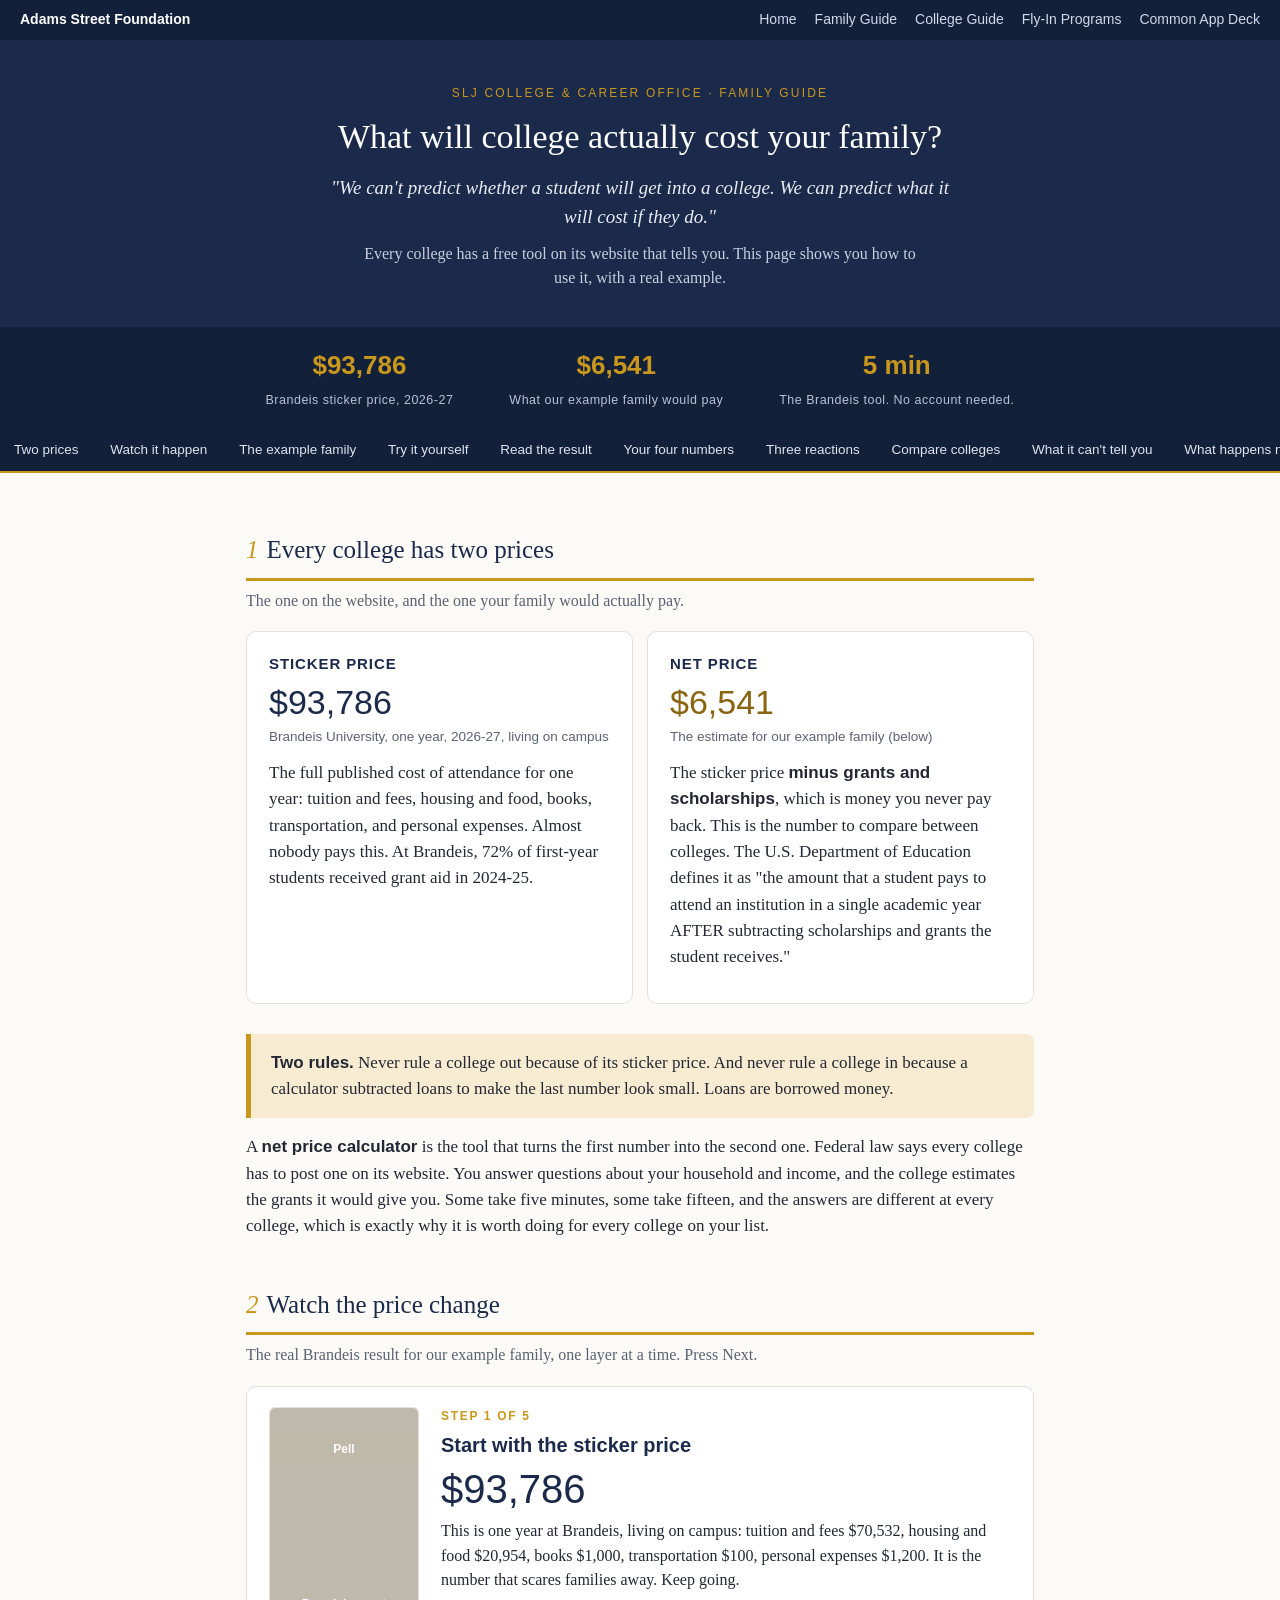
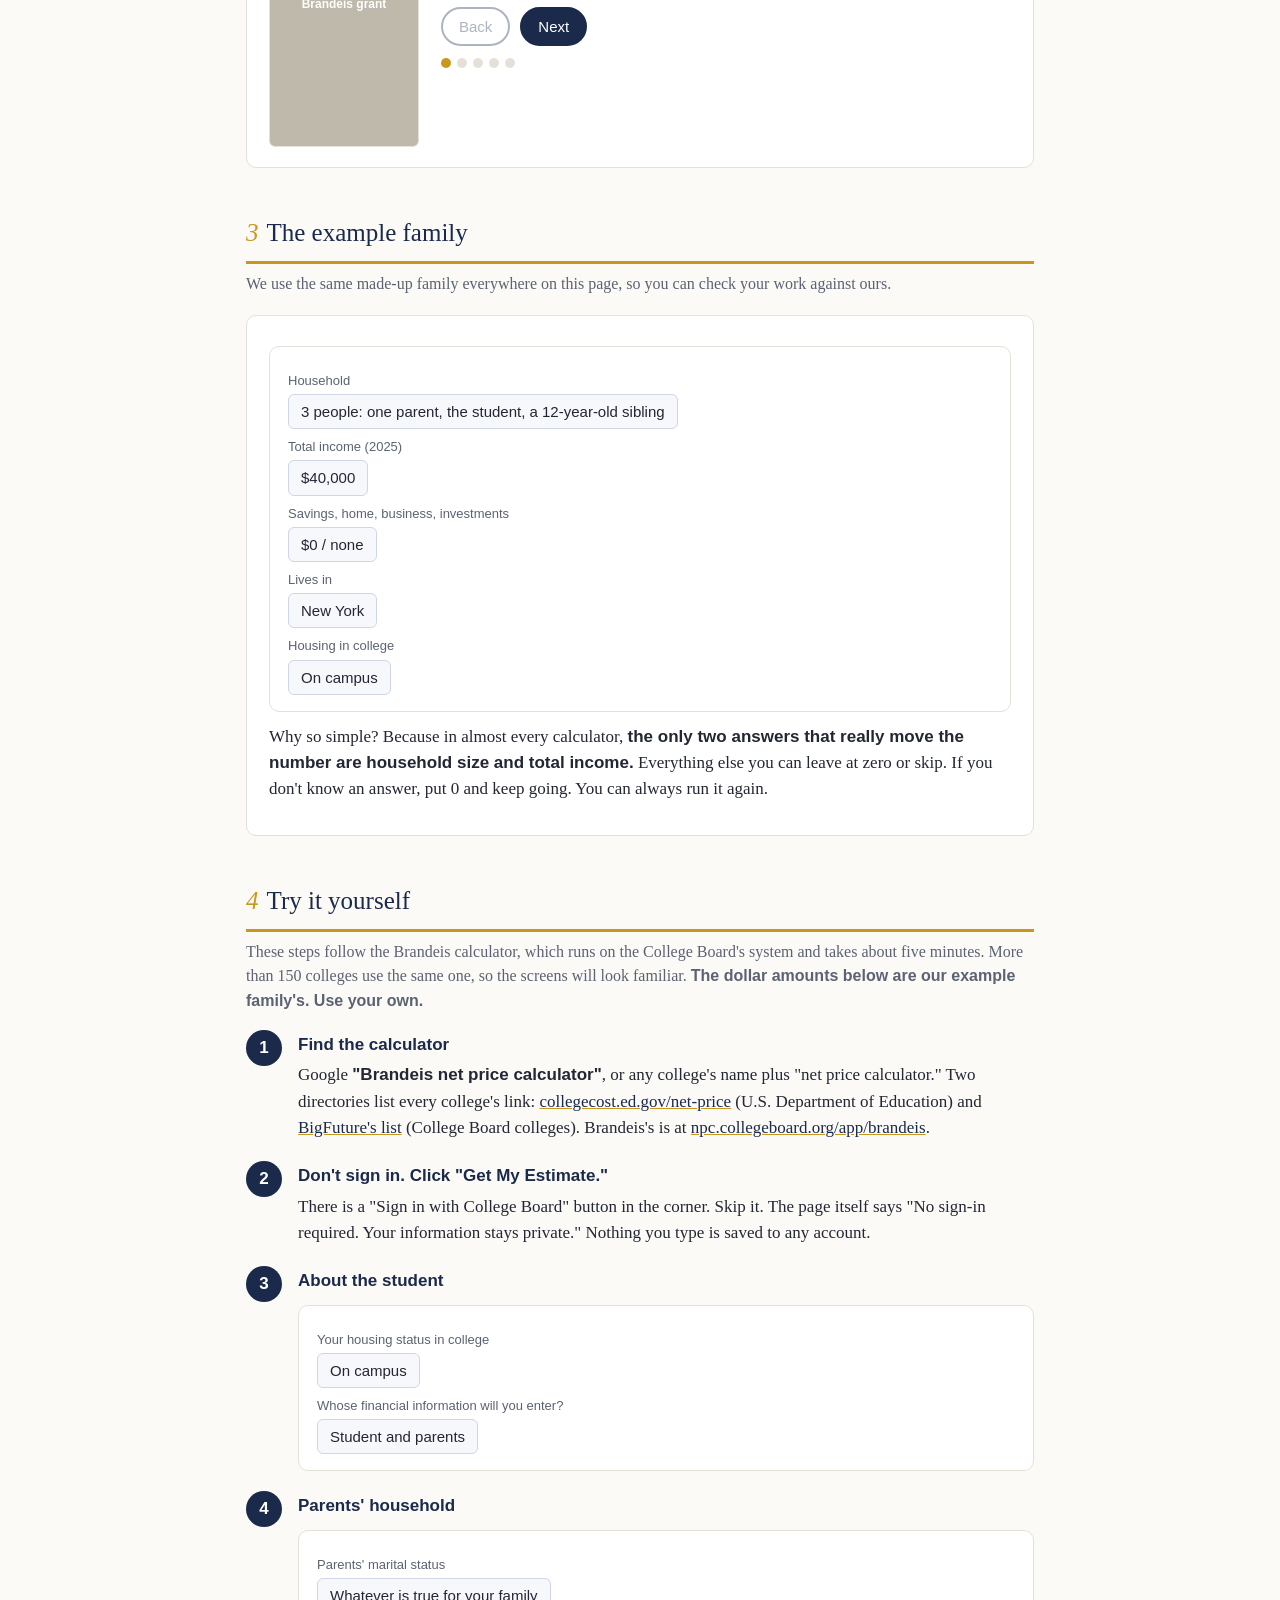
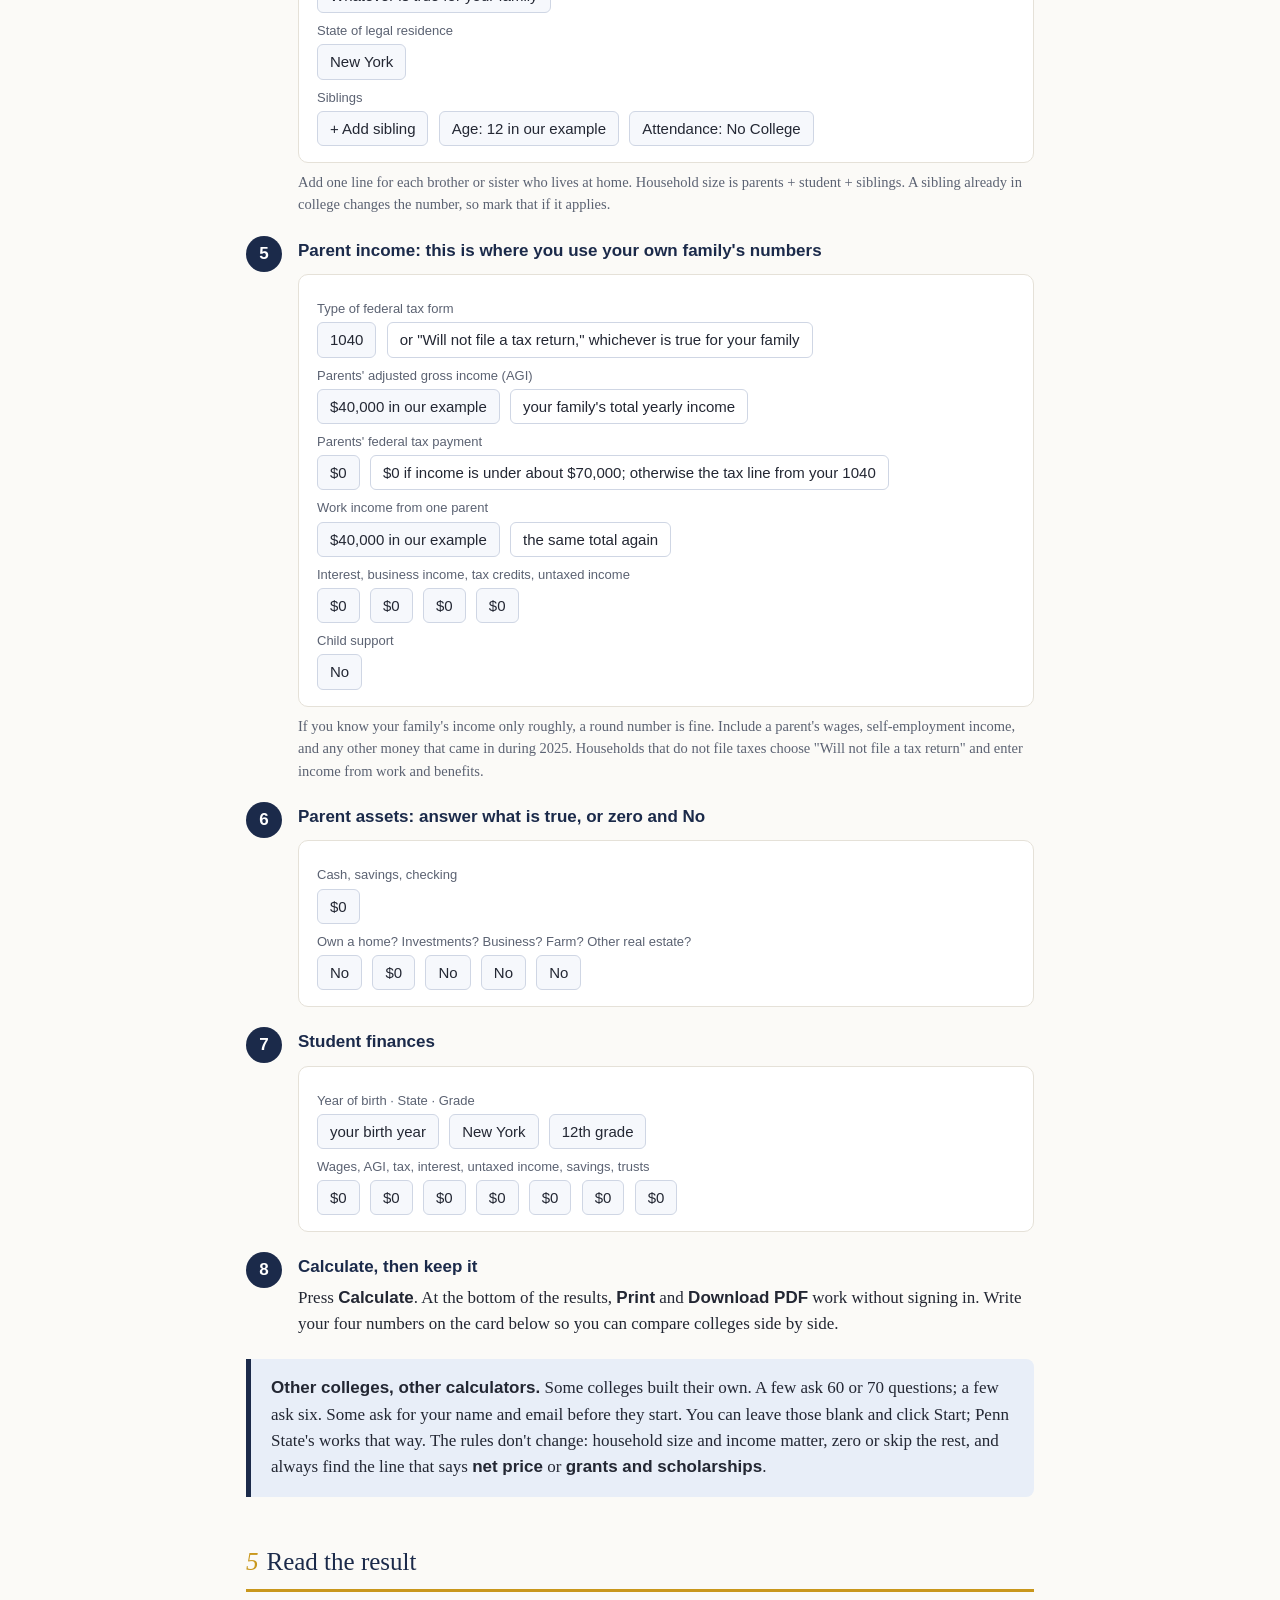
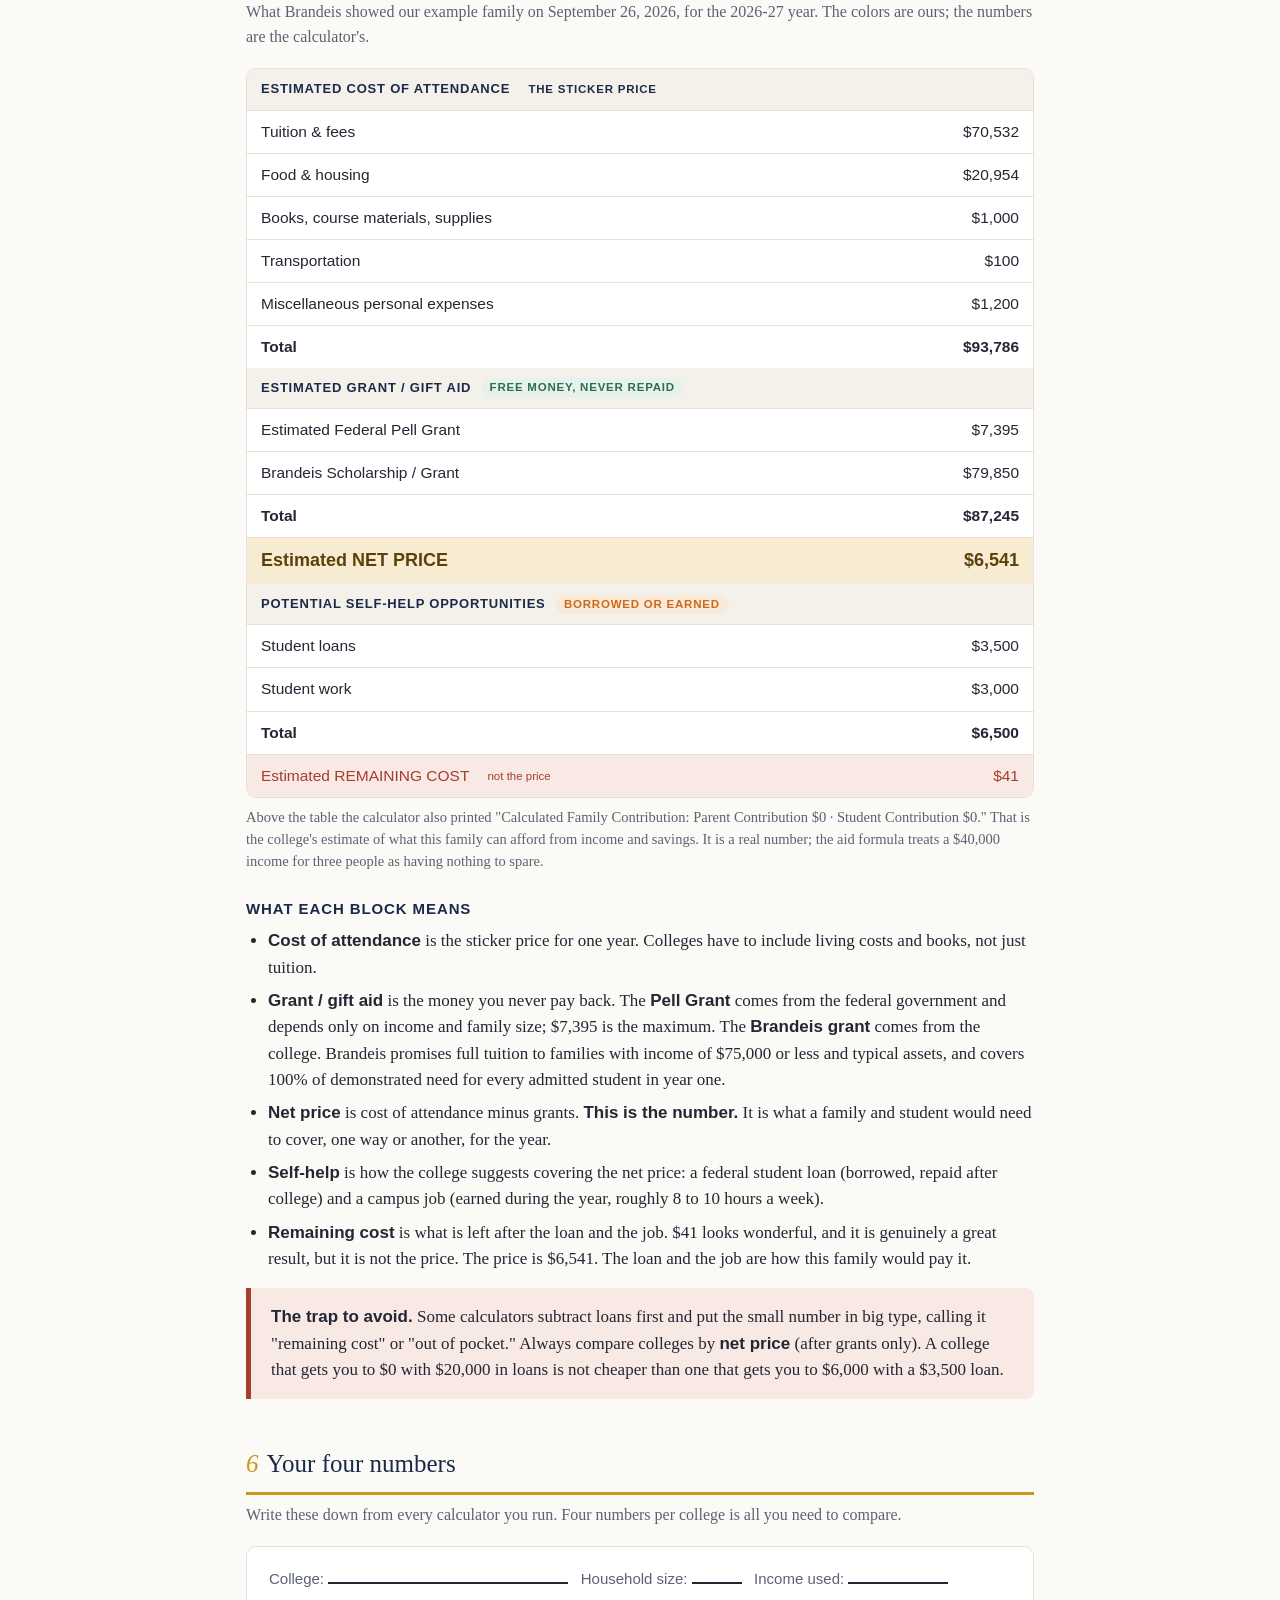
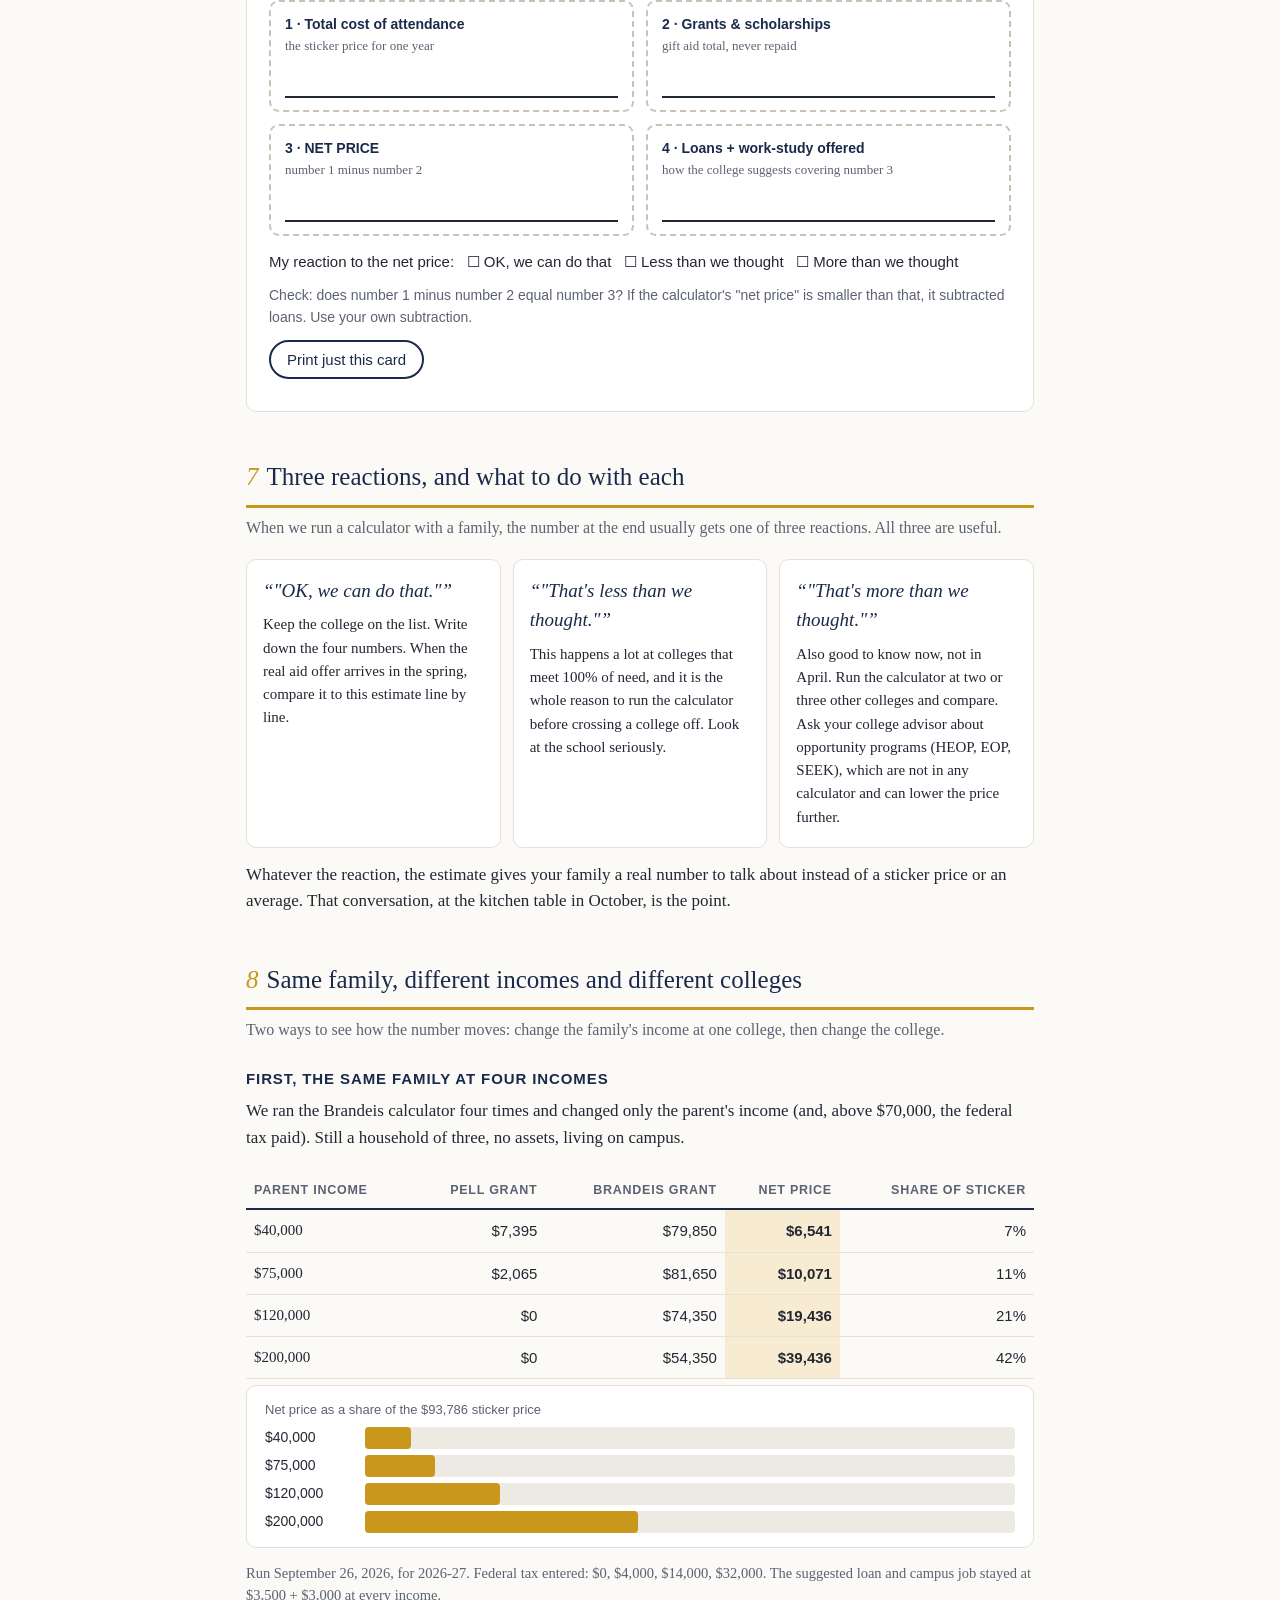
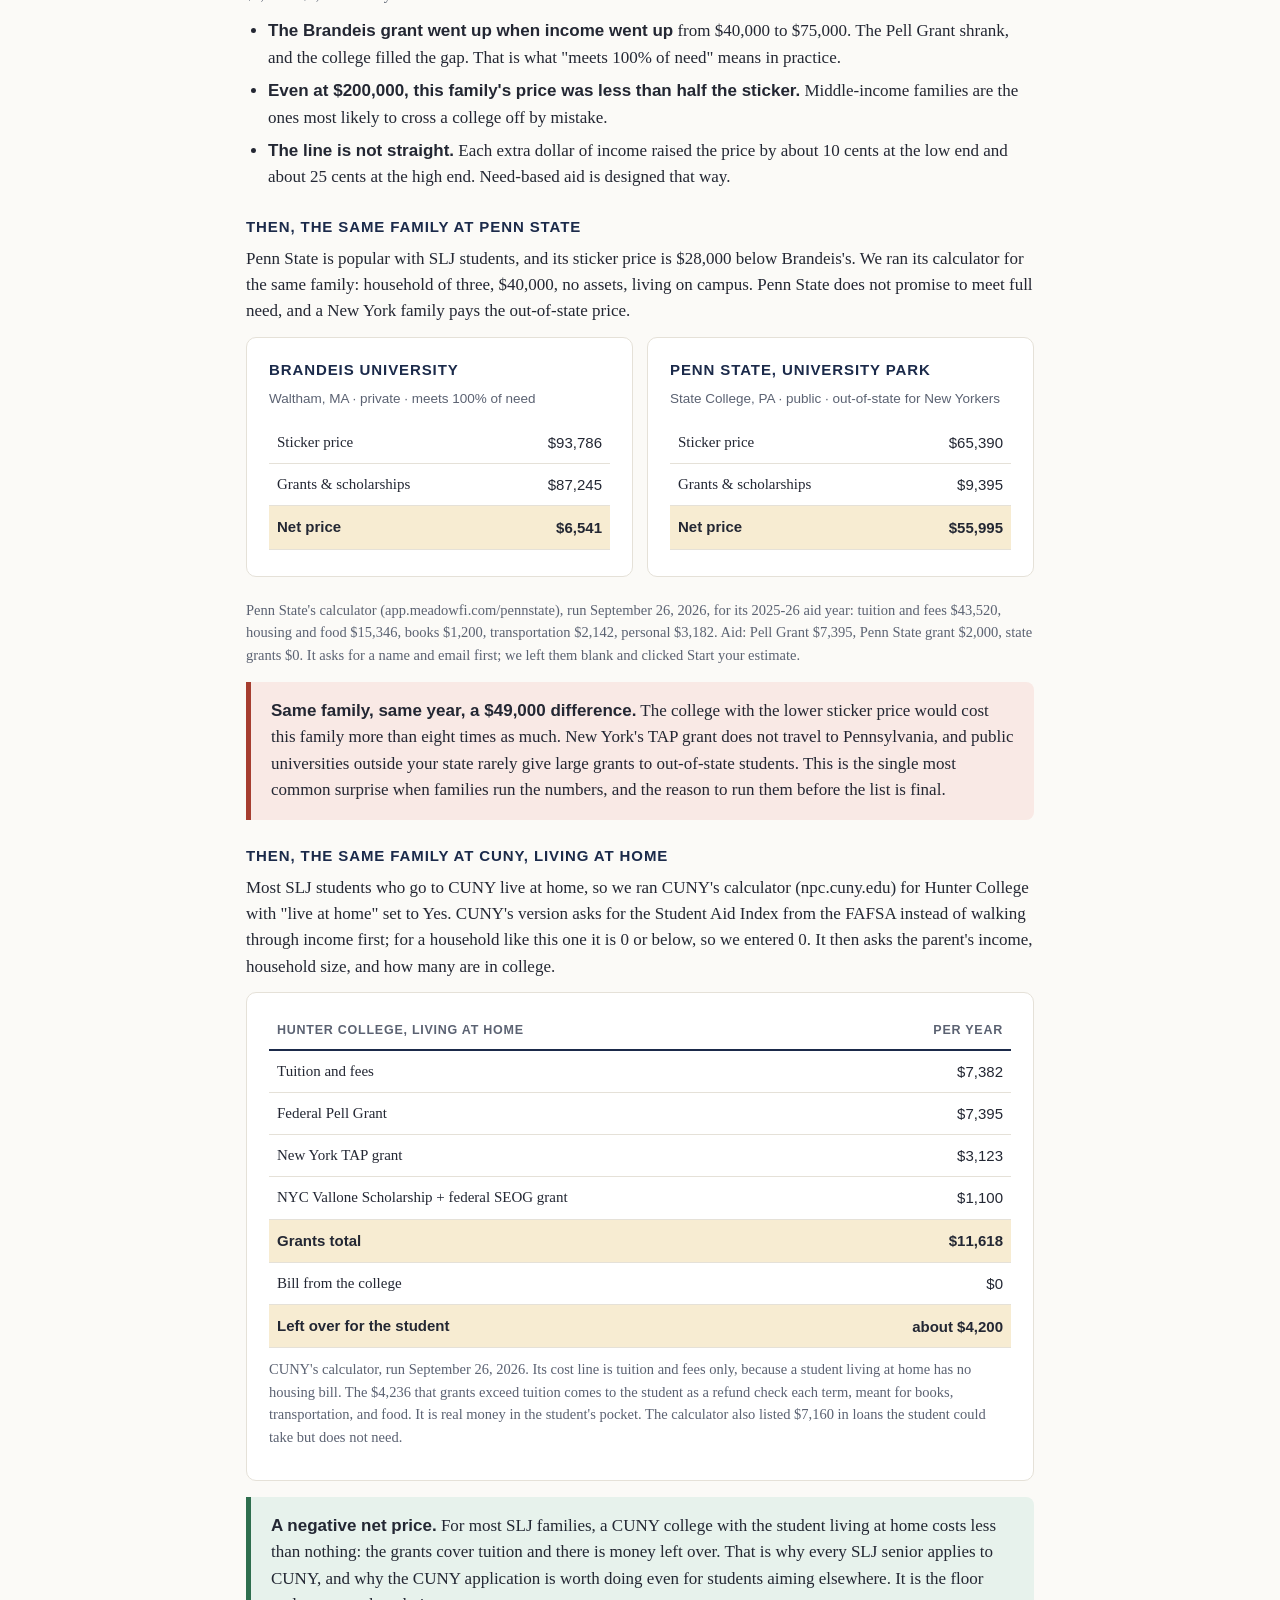
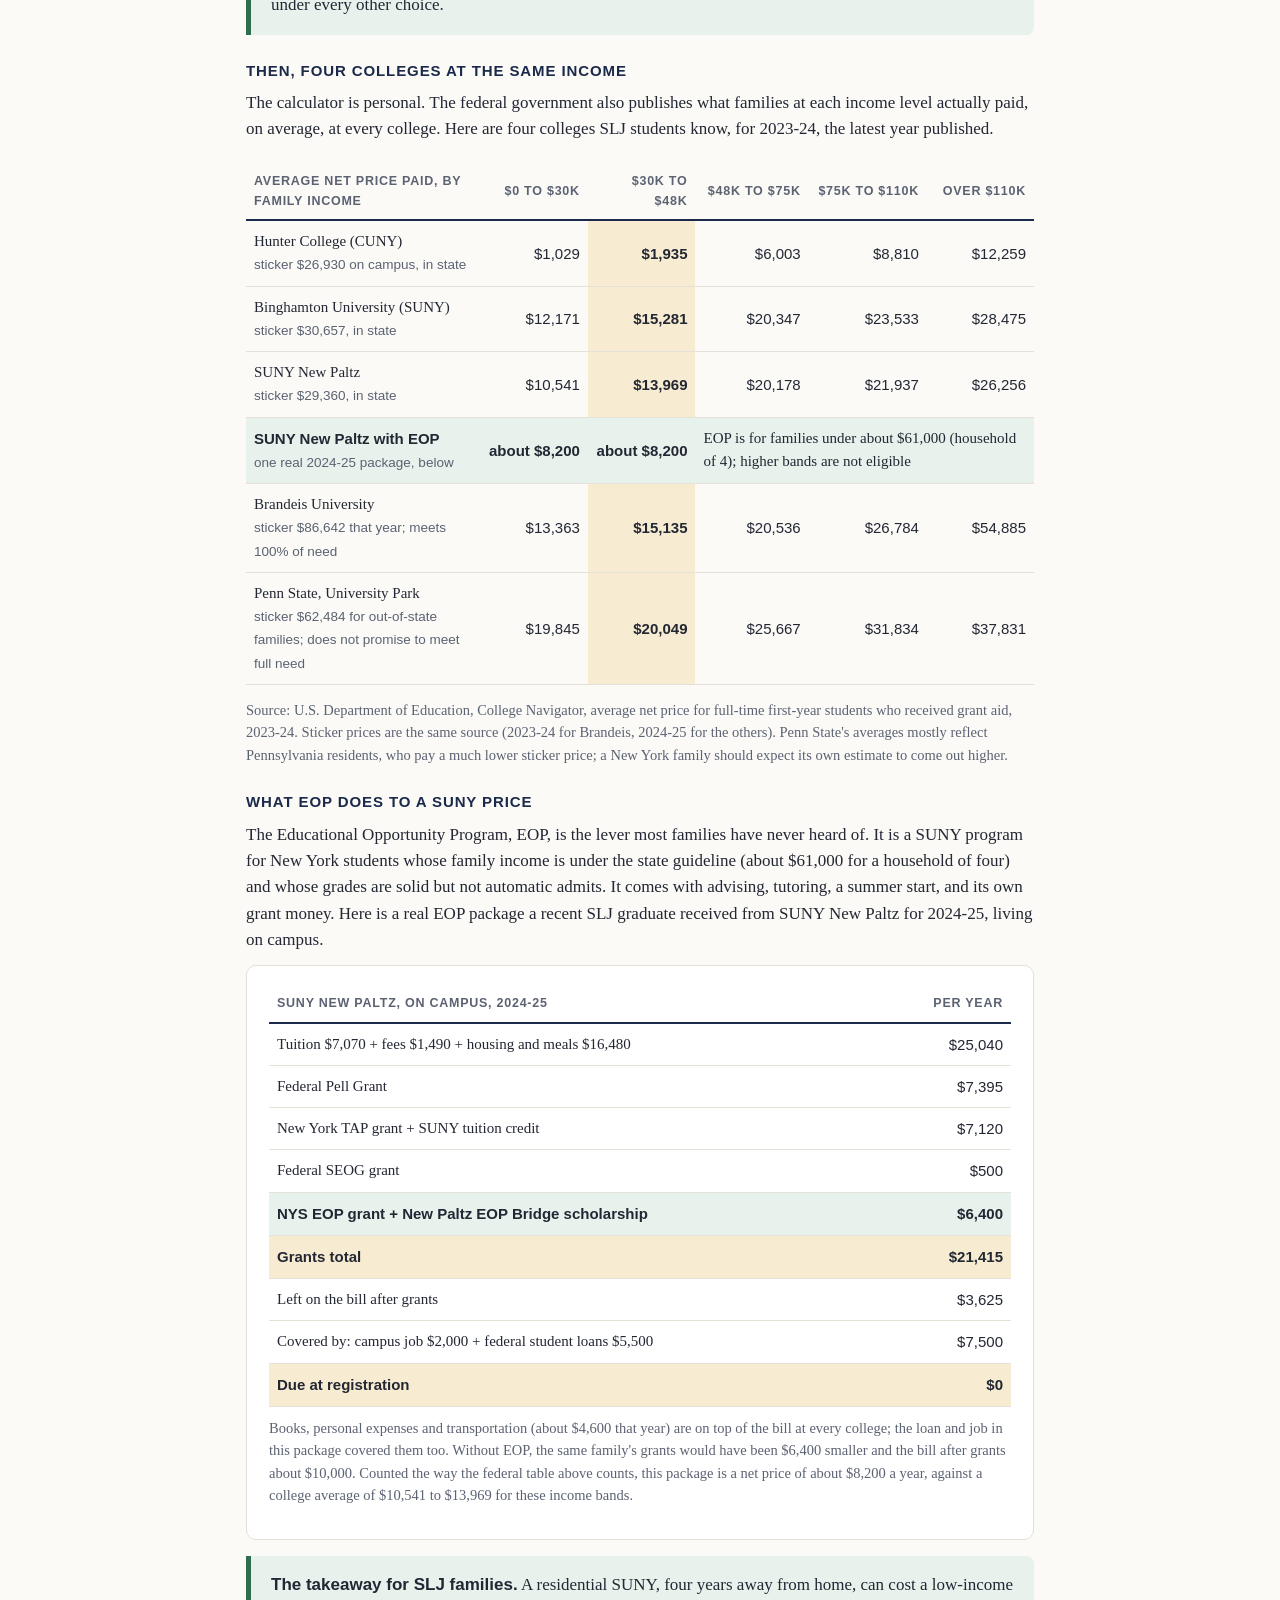
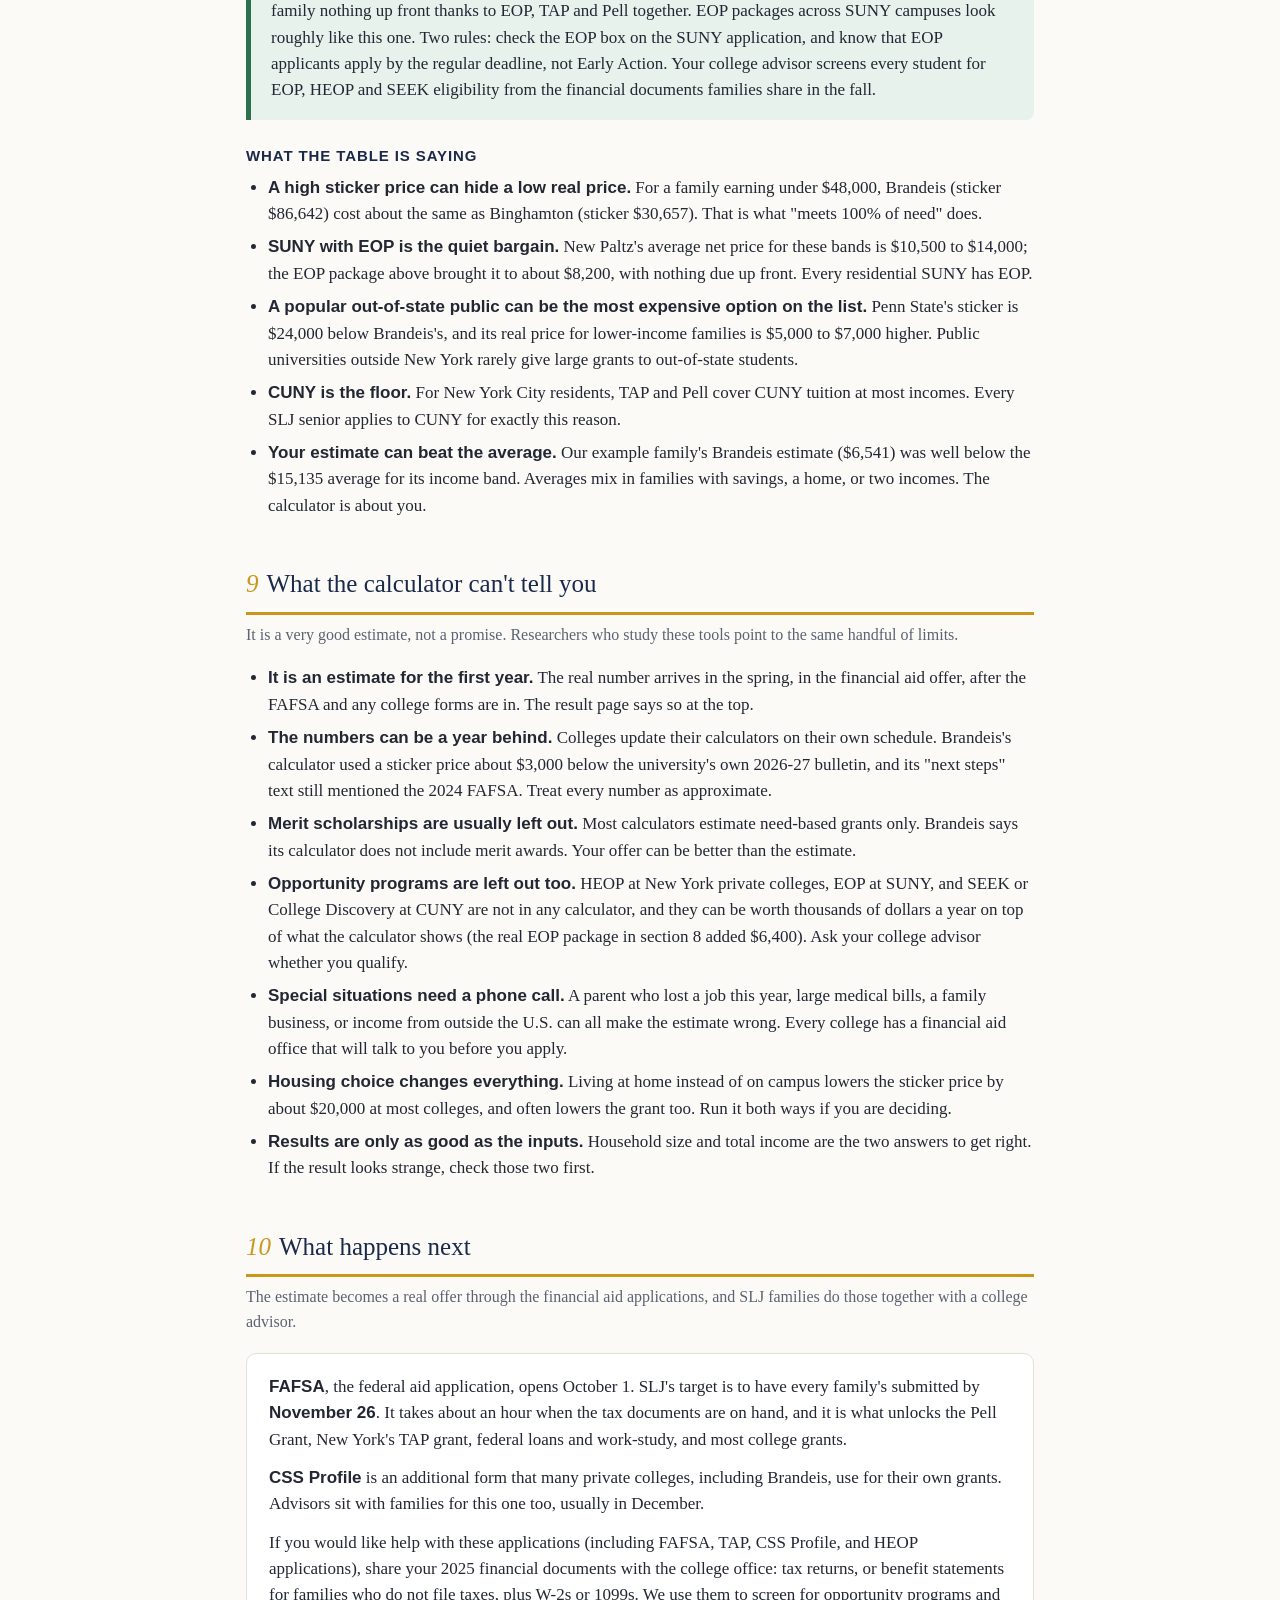
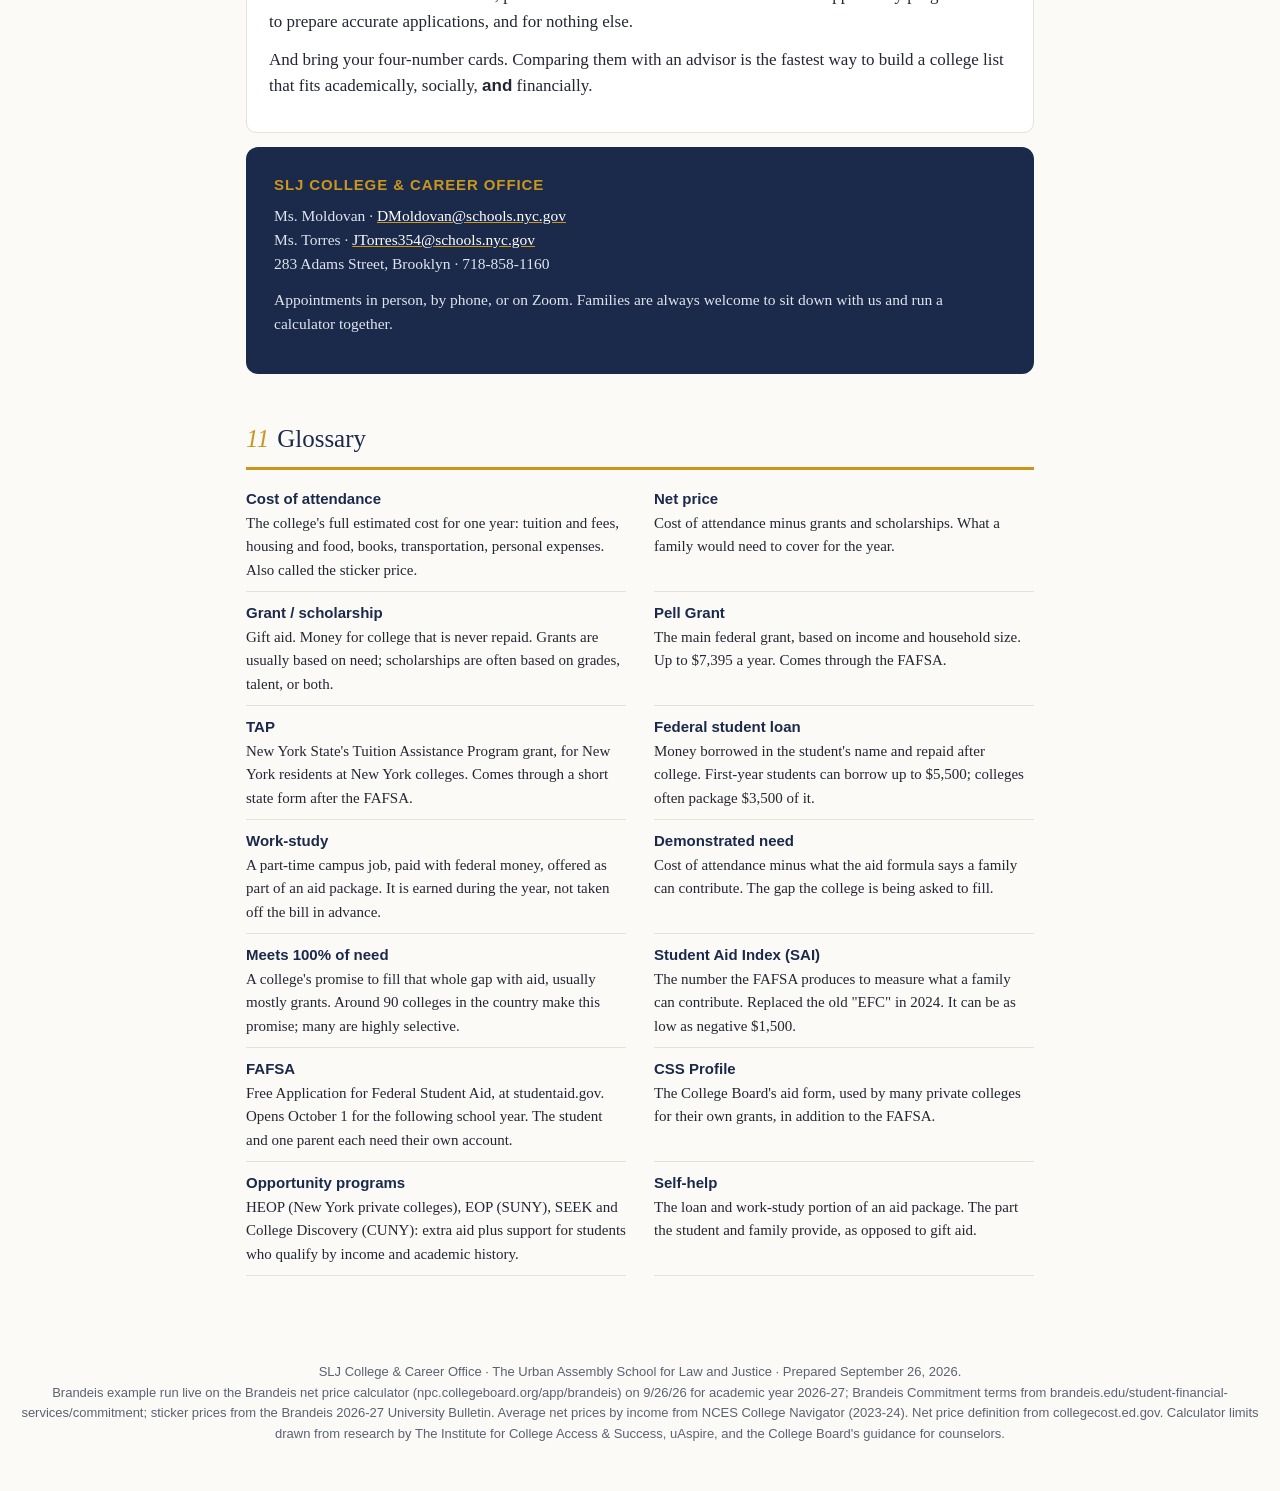
<file: netprice/index.html>
<!DOCTYPE html>
<html lang="en">
<head>
<meta charset="utf-8">
<meta name="viewport" content="width=device-width, initial-scale=1"><meta name="robots" content="noindex"><!-- REMOVE at DNS flip / launch -->
<title>What College Actually Costs · SLJ Family Guide</title>
<meta name="description" content="How to use a net price calculator to find out what a college would actually cost your family, with a worked Brandeis example. SLJ College &amp; Career Office.">
<style>
  :root{
    --navy:#1b2a4a; --navy-dark:#12203a; --gold:#c9971c; --gold-soft:#f7ecd2;
    --ink:#232733; --muted:#5b6272; --paper:#fbfaf7; --card:#ffffff; --line:#e5e1d8;
    --green:#2e6e4e; --green-soft:#e7f2ec; --red:#a63d2f; --red-soft:#f9e9e5;
    --blue-soft:#e8eef8; --orange:#c96a1c; --orange-soft:#fbe9d8;
  }
  *{box-sizing:border-box; margin:0; padding:0;}
  html{scroll-behavior:smooth;}
  body{font-family:Georgia,'Times New Roman',serif; color:var(--ink); background:var(--paper); line-height:1.55; font-size:17px;}
  .sans{font-family:'Helvetica Neue',Arial,sans-serif;}
  a{color:var(--navy); text-decoration-color:var(--gold);}

  header{background:var(--navy); color:#fff; padding:44px 16px 36px; text-align:center;}
  header .kicker{font-family:'Helvetica Neue',Arial,sans-serif; letter-spacing:.18em; text-transform:uppercase; font-size:12px; color:var(--gold); margin-bottom:14px;}
  header h1{font-size:34px; font-weight:normal; max-width:680px; margin:0 auto 14px; line-height:1.25;}
  header .quote{color:#e8ecf4; font-size:19px; max-width:620px; margin:0 auto 10px; font-style:italic;}
  header .sub{color:#c8d0e0; font-size:16px; max-width:560px; margin:0 auto;}

  .statbar{background:var(--navy-dark); color:#fff; display:flex; flex-wrap:wrap; justify-content:center; padding:0 12px;}
  .stat{padding:18px 28px; text-align:center;}
  .stat b{display:block; font-size:26px; color:var(--gold); font-family:'Helvetica Neue',Arial,sans-serif;}
  .stat span{font-size:12.5px; color:#b9c2d4; font-family:'Helvetica Neue',Arial,sans-serif; letter-spacing:.04em;}

  nav.toc{position:sticky; top:0; z-index:50; background:var(--navy-dark); border-bottom:2px solid var(--gold); overflow-x:auto; white-space:nowrap; font-family:'Helvetica Neue',Arial,sans-serif; font-size:13.5px;}
  nav.toc a{display:inline-block; color:#dfe4ee; text-decoration:none; padding:10px 14px;}
  nav.toc a:hover{color:#fff; background:rgba(255,255,255,.06);}

  main{max-width:820px; margin:0 auto; padding:12px 16px 60px;}
  section{margin-top:46px; scroll-margin-top:58px;}
  h2{font-size:25px; color:var(--navy); font-weight:normal; border-bottom:3px solid var(--gold); padding-bottom:8px; margin-bottom:8px;}
  h2 .no{color:var(--gold); font-style:italic; margin-right:8px;}
  .lede{color:var(--muted); font-size:16px; margin-bottom:18px;}
  h3{font-family:'Helvetica Neue',Arial,sans-serif; font-size:15px; letter-spacing:.06em; text-transform:uppercase; color:var(--navy); margin:24px 0 8px;}
  p{margin-bottom:12px;}
  ul,ol{margin:0 0 12px 22px;}
  li{margin-bottom:7px;}
  b{font-family:'Helvetica Neue',Arial,sans-serif;}

  .card{background:var(--card); border:1px solid var(--line); border-radius:10px; padding:20px 22px; margin-bottom:14px;}
  .callout{background:var(--gold-soft); border-left:5px solid var(--gold); border-radius:0 8px 8px 0; padding:16px 20px; margin:16px 0;}
  .callout.green{background:var(--green-soft); border-left-color:var(--green);}
  .callout.red{background:var(--red-soft); border-left-color:var(--red);}
  .callout.blue{background:var(--blue-soft); border-left-color:var(--navy);}

  .two{display:grid; grid-template-columns:1fr 1fr; gap:14px;}
  @media (max-width:640px){ .two{grid-template-columns:1fr;} }
  .price{font-family:'Helvetica Neue',Arial,sans-serif; font-size:34px; color:var(--navy); line-height:1.1; margin:4px 0 6px;}
  .price.gold{color:#8a6410;}
  .tiny{font-size:13.5px; color:var(--muted); font-family:'Helvetica Neue',Arial,sans-serif;}

  /* step-through chart */
  .viz{display:grid; grid-template-columns:150px 1fr; gap:22px; align-items:stretch;}
  @media (max-width:560px){ .viz{grid-template-columns:110px 1fr;} }
  .barwrap{position:relative; height:340px; display:flex; flex-direction:column; justify-content:flex-end;}
  .bar{position:relative; width:100%; height:100%; display:flex; flex-direction:column; border:1px solid var(--line); background:#eceae3; border-radius:6px; overflow:hidden;}
  .seg{width:100%; transition:background .35s, opacity .35s; display:flex; align-items:center; justify-content:center; font-family:'Helvetica Neue',Arial,sans-serif; font-size:12px; color:#fff; font-weight:bold; opacity:.95;}
  .seg.remain{background:#bdb7a8;}
  .seg.self{background:#bdb7a8;}
  .seg.grant{background:#bdb7a8;}
  .seg.pell{background:#bdb7a8;}
  .viz.s2 .seg.pell{background:var(--green);}
  .viz.s3 .seg.pell, .viz.s4 .seg.pell, .viz.s5 .seg.pell{background:var(--green);}
  .viz.s3 .seg.grant, .viz.s4 .seg.grant, .viz.s5 .seg.grant{background:#3f8a63;}
  .viz.s4 .seg.self, .viz.s4 .seg.remain{background:var(--gold);}
  .viz.s5 .seg.self{background:var(--orange);}
  .viz.s5 .seg.remain{background:var(--red);}
  .vizpanel .stepno{font-family:'Helvetica Neue',Arial,sans-serif; font-size:12px; letter-spacing:.14em; text-transform:uppercase; color:var(--gold); font-weight:bold;}
  .vizpanel h4{font-family:'Helvetica Neue',Arial,sans-serif; font-size:20px; color:var(--navy); margin:4px 0 8px;}
  .vizpanel .big{font-family:'Helvetica Neue',Arial,sans-serif; font-size:40px; color:var(--navy); line-height:1; margin:6px 0 10px;}
  .vizpanel p{font-size:16px;}
  .vizbtns{margin-top:14px; display:flex; gap:10px; flex-wrap:wrap;}
  button.btn{font-family:'Helvetica Neue',Arial,sans-serif; font-size:15px; padding:9px 16px; border-radius:20px; border:2px solid var(--navy); background:var(--navy); color:#fff; cursor:pointer;}
  button.btn.ghost{background:#fff; color:var(--navy);}
  button.btn:disabled{opacity:.35; cursor:default;}
  .dots{display:flex; gap:6px; margin-top:12px;}
  .dots i{width:10px; height:10px; border-radius:50%; background:var(--line); display:inline-block;}
  .dots i.on{background:var(--gold);}

  /* form mock */
  .screen{background:#fff; border:1px solid var(--line); border-radius:10px; padding:16px 18px; margin:10px 0 4px;}
  .screen .fl{font-family:'Helvetica Neue',Arial,sans-serif; font-size:13px; color:var(--muted); margin-top:8px;}
  .screen .fv{display:inline-block; border:1px solid #cfd6e4; background:#f6f8fc; border-radius:6px; padding:5px 12px; font-family:'Helvetica Neue',Arial,sans-serif; font-size:15px; margin:3px 6px 0 0;}
  .steps{list-style:none; margin-left:0; counter-reset:s;}
  .steps>li{position:relative; padding-left:52px; margin-bottom:22px;}
  .steps>li::before{counter-increment:s; content:counter(s); position:absolute; left:0; top:-2px; width:36px; height:36px; border-radius:50%; background:var(--navy); color:#fff; font-family:'Helvetica Neue',Arial,sans-serif; font-weight:bold; font-size:17px; display:flex; align-items:center; justify-content:center;}
  .steps>li>b.t{display:block; font-size:17px; color:var(--navy); margin-bottom:4px;}

  /* result mock */
  .result{background:#fff; border:1px solid var(--line); border-radius:10px; overflow:hidden;}
  .result table{width:100%; border-collapse:collapse; font-family:'Helvetica Neue',Arial,sans-serif; font-size:15.5px;}
  .result th{text-align:left; background:#f3f1ea; color:var(--navy); padding:10px 14px; font-size:13px; letter-spacing:.06em; text-transform:uppercase;}
  .result td{padding:9px 14px; border-top:1px solid var(--line);}
  .result td:last-child{text-align:right; white-space:nowrap;}
  .result tr.total td{font-weight:bold;}
  .result tr.net td{background:var(--gold-soft); font-weight:bold; font-size:18px; color:#5c410a;}
  .result tr.remain td{background:var(--red-soft); color:var(--red);}
  .note{font-size:14.5px; color:var(--muted); margin-top:8px;}
  .tag{display:inline-block; font-family:'Helvetica Neue',Arial,sans-serif; font-size:11.5px; border-radius:10px; padding:1px 8px; margin-left:6px; vertical-align:middle;}
  .tag.g{background:var(--green-soft); color:var(--green);}
  .tag.o{background:var(--orange-soft); color:var(--orange);}
  .tag.r{background:var(--red-soft); color:var(--red);}

  /* four numbers card */
  .four{display:grid; grid-template-columns:repeat(2,1fr); gap:12px;}
  @media (max-width:560px){ .four{grid-template-columns:1fr;} }
  .four .n{border:2px dashed #c9c3b4; border-radius:10px; padding:12px 14px; background:#fff; min-height:96px;}
  .four .n b{display:block; font-size:14px; color:var(--navy);}
  .four .n span{display:block; font-size:13px; color:var(--muted);}
  .four .n .line{border-bottom:2px solid var(--ink); height:34px; margin-top:8px;}

  /* reactions */
  .react{display:grid; grid-template-columns:repeat(3,1fr); gap:12px;}
  @media (max-width:700px){ .react{grid-template-columns:1fr;} }
  .react .r{border-radius:10px; padding:16px 16px 12px; border:1px solid var(--line); background:#fff;}
  .react .r q{display:block; font-style:italic; font-size:19px; color:var(--navy); margin-bottom:8px;}
  .react .r p{font-size:15px; margin-bottom:6px;}

  table.data{width:100%; border-collapse:collapse; font-size:15px; margin:10px 0 6px;}
  table.data th{font-family:'Helvetica Neue',Arial,sans-serif; font-size:12.5px; letter-spacing:.06em; text-transform:uppercase; text-align:right; color:var(--muted); border-bottom:2px solid var(--navy); padding:8px 8px;}
  table.data th:first-child, table.data td:first-child{text-align:left;}
  table.data td{border-bottom:1px solid var(--line); padding:9px 8px; text-align:right; font-family:'Helvetica Neue',Arial,sans-serif; white-space:nowrap;}
  table.data td:first-child{font-family:Georgia,serif; white-space:normal;}
  table.data .hi{background:var(--gold-soft); font-weight:bold;}
  .tablewrap{overflow-x:auto;}

  .contact{background:var(--navy); color:#fff; border-radius:12px; padding:26px 28px; margin-top:14px;}
  .contact h3{color:var(--gold); margin-top:0;}
  .contact p{color:#dfe4ee; font-size:15.5px;}
  .contact a{color:#fff;}

  .glossary dl{display:grid; grid-template-columns:1fr 1fr; gap:0 28px; font-size:15px;}
  .glossary .entry{border-bottom:1px solid var(--line); padding:9px 0;}
  .glossary dt{font-family:'Helvetica Neue',Arial,sans-serif; font-weight:bold; color:var(--navy);}
  .glossary dd{margin:2px 0 0;}
  @media (max-width:640px){ .glossary dl{grid-template-columns:1fr;} }

  footer{text-align:center; color:var(--muted); font-size:13px; padding:26px 16px 46px; font-family:'Helvetica Neue',Arial,sans-serif; line-height:1.6;}
  footer a{color:var(--muted);}

  @media print{
    nav.toc, .vizbtns, .noprint{display:none !important;}
    body{background:#fff; font-size:13px;}
    header{padding:20px;}
    section{margin-top:22px;}
    body.cardonly main > section:not(#four){display:none;}
    body.cardonly header, body.cardonly .statbar, body.cardonly footer{display:none;}
    body.cardonly #four{margin-top:0;}
  }
</style>
</head>
<body>
<!-- site cross-nav (injected on publish; not in the outreach source) -->
<div class="sans" style="background:#12203a;color:#fff;font-size:14px;padding:9px 20px;display:flex;flex-wrap:wrap;gap:6px 18px;align-items:center;justify-content:space-between">
  <a href="../" style="color:#fff;text-decoration:none;font-weight:700">Adams Street Foundation</a>
  <span style="display:flex;flex-wrap:wrap;gap:4px 18px">
    <a href="../" style="color:#cfd8ea;text-decoration:none">Home</a>
    <a href="../families/" style="color:#cfd8ea;text-decoration:none">Family Guide</a>
    <a href="../colleges/" style="color:#cfd8ea;text-decoration:none">College Guide</a>
    <a href="../fly-ins/" style="color:#cfd8ea;text-decoration:none">Fly-In Programs</a>
    <a href="../common-app/" style="color:#cfd8ea;text-decoration:none">Common App Deck</a>
  </span>
</div>


<header>
  <div class="kicker">SLJ College &amp; Career Office · Family Guide</div>
  <h1>What will college actually cost your family?</h1>
  <p class="quote">"We can't predict whether a student will get into a college. We can predict what it will cost if they do."</p>
  <p class="sub">Every college has a free tool on its website that tells you. This page shows you how to use it, with a real example.</p>
</header>

<div class="statbar">
  <div class="stat"><b>$93,786</b><span>Brandeis sticker price, 2026-27</span></div>
  <div class="stat"><b>$6,541</b><span>What our example family would pay</span></div>
  <div class="stat"><b>5 min</b><span>The Brandeis tool. No account needed.</span></div>
</div>

<nav class="toc">
  <a href="#two">Two prices</a>
  <a href="#watch">Watch it happen</a>
  <a href="#family">The example family</a>
  <a href="#try">Try it yourself</a>
  <a href="#read">Read the result</a>
  <a href="#four">Your four numbers</a>
  <a href="#reactions">Three reactions</a>
  <a href="#compare">Compare colleges</a>
  <a href="#limits">What it can't tell you</a>
  <a href="#next">What happens next</a>
  <a href="#glossary">Glossary</a>
</nav>

<main>

<section id="two">
  <h2><span class="no">1</span>Every college has two prices</h2>
  <p class="lede">The one on the website, and the one your family would actually pay.</p>
  <div class="two">
    <div class="card">
      <h3 style="margin-top:0">Sticker price</h3>
      <div class="price">$93,786</div>
      <p class="tiny">Brandeis University, one year, 2026-27, living on campus</p>
      <p>The full published cost of attendance for one year: tuition and fees, housing and food, books, transportation, and personal expenses. Almost nobody pays this. At Brandeis, 72% of first-year students received grant aid in 2024-25.</p>
    </div>
    <div class="card">
      <h3 style="margin-top:0">Net price</h3>
      <div class="price gold">$6,541</div>
      <p class="tiny">The estimate for our example family (below)</p>
      <p>The sticker price <b>minus grants and scholarships</b>, which is money you never pay back. This is the number to compare between colleges. The U.S. Department of Education defines it as "the amount that a student pays to attend an institution in a single academic year AFTER subtracting scholarships and grants the student receives."</p>
    </div>
  </div>
  <div class="callout">
    <b>Two rules.</b> Never rule a college out because of its sticker price. And never rule a college in because a calculator subtracted loans to make the last number look small. Loans are borrowed money.
  </div>
  <p>A <b>net price calculator</b> is the tool that turns the first number into the second one. Federal law says every college has to post one on its website. You answer questions about your household and income, and the college estimates the grants it would give you. Some take five minutes, some take fifteen, and the answers are different at every college, which is exactly why it is worth doing for every college on your list.</p>
</section>

<section id="watch">
  <h2><span class="no">2</span>Watch the price change</h2>
  <p class="lede">The real Brandeis result for our example family, one layer at a time. Press Next.</p>
  <div class="card">
    <div class="viz s1" id="viz">
      <div class="barwrap">
        <div class="bar" aria-hidden="true">
          <div class="seg remain" id="segRemain" style="flex:0 0 4px"></div>
          <div class="seg self" id="segSelf" style="flex:0 0 6.93%"></div>
          <div class="seg pell" id="segPell" style="flex:0 0 7.88%">Pell</div>
          <div class="seg grant" id="segGrant" style="flex:1 1 auto">Brandeis grant</div>
        </div>
      </div>
      <div class="vizpanel">
        <div class="stepno" id="vzStep">Step 1 of 5</div>
        <h4 id="vzTitle">Start with the sticker price</h4>
        <div class="big" id="vzBig">$93,786</div>
        <p id="vzText">This is one year at Brandeis, living on campus: tuition and fees $70,532, housing and food $20,954, books $1,000, transportation $100, personal expenses $1,200. It is the number that scares families away. Keep going.</p>
        <div class="vizbtns">
          <button class="btn ghost" id="vzBack" disabled>Back</button>
          <button class="btn" id="vzNext">Next</button>
        </div>
        <div class="dots" id="vzDots"><i class="on"></i><i></i><i></i><i></i><i></i></div>
      </div>
    </div>
  </div>
</section>

<section id="family">
  <h2><span class="no">3</span>The example family</h2>
  <p class="lede">We use the same made-up family everywhere on this page, so you can check your work against ours.</p>
  <div class="card">
    <div class="screen">
      <div class="fl">Household</div>
      <span class="fv">3 people: one parent, the student, a 12-year-old sibling</span>
      <div class="fl">Total income (2025)</div>
      <span class="fv">$40,000</span>
      <div class="fl">Savings, home, business, investments</div>
      <span class="fv">$0 / none</span>
      <div class="fl">Lives in</div>
      <span class="fv">New York</span>
      <div class="fl">Housing in college</div>
      <span class="fv">On campus</span>
    </div>
    <p style="margin-top:12px">Why so simple? Because in almost every calculator, <b>the only two answers that really move the number are household size and total income.</b> Everything else you can leave at zero or skip. If you don't know an answer, put 0 and keep going. You can always run it again.</p>
  </div>
</section>

<section id="try">
  <h2><span class="no">4</span>Try it yourself</h2>
  <p class="lede">These steps follow the Brandeis calculator, which runs on the College Board's system and takes about five minutes. More than 150 colleges use the same one, so the screens will look familiar. <b>The dollar amounts below are our example family's. Use your own.</b></p>
  <ol class="steps">
    <li>
      <b class="t">Find the calculator</b>
      Google <b>"Brandeis net price calculator"</b>, or any college's name plus "net price calculator." Two directories list every college's link: <a href="https://collegecost.ed.gov/net-price" target="_blank" rel="noopener">collegecost.ed.gov/net-price</a> (U.S. Department of Education) and <a href="https://bigfuture.collegeboard.org/pay-for-college/get-started/net-price-calculator" target="_blank" rel="noopener">BigFuture's list</a> (College Board colleges). Brandeis's is at <a href="https://npc.collegeboard.org/app/brandeis" target="_blank" rel="noopener">npc.collegeboard.org/app/brandeis</a>.
    </li>
    <li>
      <b class="t">Don't sign in. Click "Get My Estimate."</b>
      There is a "Sign in with College Board" button in the corner. Skip it. The page itself says "No sign-in required. Your information stays private." Nothing you type is saved to any account.
    </li>
    <li>
      <b class="t">About the student</b>
      <div class="screen">
        <div class="fl">Your housing status in college</div><span class="fv">On campus</span>
        <div class="fl">Whose financial information will you enter?</div><span class="fv">Student and parents</span>
      </div>
    </li>
    <li>
      <b class="t">Parents' household</b>
      <div class="screen">
        <div class="fl">Parents' marital status</div><span class="fv">Whatever is true for your family</span>
        <div class="fl">State of legal residence</div><span class="fv">New York</span>
        <div class="fl">Siblings</div><span class="fv">+ Add sibling</span> <span class="fv">Age: 12 in our example</span> <span class="fv">Attendance: No College</span>
      </div>
      <p class="note">Add one line for each brother or sister who lives at home. Household size is parents + student + siblings. A sibling already in college changes the number, so mark that if it applies.</p>
    </li>
    <li>
      <b class="t">Parent income: this is where you use your own family's numbers</b>
      <div class="screen">
        <div class="fl">Type of federal tax form</div><span class="fv">1040</span> <span class="fv" style="background:#fff">or "Will not file a tax return," whichever is true for your family</span>
        <div class="fl">Parents' adjusted gross income (AGI)</div><span class="fv">$40,000 in our example</span> <span class="fv" style="background:#fff">your family's total yearly income</span>
        <div class="fl">Parents' federal tax payment</div><span class="fv">$0</span> <span class="fv" style="background:#fff">$0 if income is under about $70,000; otherwise the tax line from your 1040</span>
        <div class="fl">Work income from one parent</div><span class="fv">$40,000 in our example</span> <span class="fv" style="background:#fff">the same total again</span>
        <div class="fl">Interest, business income, tax credits, untaxed income</div><span class="fv">$0</span> <span class="fv">$0</span> <span class="fv">$0</span> <span class="fv">$0</span>
        <div class="fl">Child support</div><span class="fv">No</span>
      </div>
      <p class="note">If you know your family's income only roughly, a round number is fine. Include a parent's wages, self-employment income, and any other money that came in during 2025. Households that do not file taxes choose "Will not file a tax return" and enter income from work and benefits.</p>
    </li>
    <li>
      <b class="t">Parent assets: answer what is true, or zero and No</b>
      <div class="screen">
        <div class="fl">Cash, savings, checking</div><span class="fv">$0</span>
        <div class="fl">Own a home? Investments? Business? Farm? Other real estate?</div><span class="fv">No</span> <span class="fv">$0</span> <span class="fv">No</span> <span class="fv">No</span> <span class="fv">No</span>
      </div>
    </li>
    <li>
      <b class="t">Student finances</b>
      <div class="screen">
        <div class="fl">Year of birth · State · Grade</div><span class="fv">your birth year</span> <span class="fv">New York</span> <span class="fv">12th grade</span>
        <div class="fl">Wages, AGI, tax, interest, untaxed income, savings, trusts</div><span class="fv">$0</span> <span class="fv">$0</span> <span class="fv">$0</span> <span class="fv">$0</span> <span class="fv">$0</span> <span class="fv">$0</span> <span class="fv">$0</span>
      </div>
    </li>
    <li>
      <b class="t">Calculate, then keep it</b>
      Press <b>Calculate</b>. At the bottom of the results, <b>Print</b> and <b>Download PDF</b> work without signing in. Write your four numbers on the card below so you can compare colleges side by side.
    </li>
  </ol>
  <div class="callout blue">
    <b>Other colleges, other calculators.</b> Some colleges built their own. A few ask 60 or 70 questions; a few ask six. Some ask for your name and email before they start. You can leave those blank and click Start; Penn State's works that way. The rules don't change: household size and income matter, zero or skip the rest, and always find the line that says <b>net price</b> or <b>grants and scholarships</b>.
  </div>
</section>

<section id="read">
  <h2><span class="no">5</span>Read the result</h2>
  <p class="lede">What Brandeis showed our example family on September 26, 2026, for the 2026-27 year. The colors are ours; the numbers are the calculator's.</p>
  <div class="result">
    <table>
      <tr><th colspan="2">Estimated cost of attendance <span class="tag">the sticker price</span></th></tr>
      <tr><td>Tuition &amp; fees</td><td>$70,532</td></tr>
      <tr><td>Food &amp; housing</td><td>$20,954</td></tr>
      <tr><td>Books, course materials, supplies</td><td>$1,000</td></tr>
      <tr><td>Transportation</td><td>$100</td></tr>
      <tr><td>Miscellaneous personal expenses</td><td>$1,200</td></tr>
      <tr class="total"><td>Total</td><td>$93,786</td></tr>
      <tr><th colspan="2">Estimated grant / gift aid <span class="tag g">free money, never repaid</span></th></tr>
      <tr><td>Estimated Federal Pell Grant</td><td>$7,395</td></tr>
      <tr><td>Brandeis Scholarship / Grant</td><td>$79,850</td></tr>
      <tr class="total"><td>Total</td><td>$87,245</td></tr>
      <tr class="net"><td>Estimated NET PRICE</td><td>$6,541</td></tr>
      <tr><th colspan="2">Potential self-help opportunities <span class="tag o">borrowed or earned</span></th></tr>
      <tr><td>Student loans</td><td>$3,500</td></tr>
      <tr><td>Student work</td><td>$3,000</td></tr>
      <tr class="total"><td>Total</td><td>$6,500</td></tr>
      <tr class="remain"><td>Estimated REMAINING COST <span class="tag r">not the price</span></td><td>$41</td></tr>
    </table>
  </div>
  <p class="note">Above the table the calculator also printed "Calculated Family Contribution: Parent Contribution $0 · Student Contribution $0." That is the college's estimate of what this family can afford from income and savings. It is a real number; the aid formula treats a $40,000 income for three people as having nothing to spare.</p>

  <h3>What each block means</h3>
  <ul>
    <li><b>Cost of attendance</b> is the sticker price for one year. Colleges have to include living costs and books, not just tuition.</li>
    <li><b>Grant / gift aid</b> is the money you never pay back. The <b>Pell Grant</b> comes from the federal government and depends only on income and family size; $7,395 is the maximum. The <b>Brandeis grant</b> comes from the college. Brandeis promises full tuition to families with income of $75,000 or less and typical assets, and covers 100% of demonstrated need for every admitted student in year one.</li>
    <li><b>Net price</b> is cost of attendance minus grants. <b>This is the number.</b> It is what a family and student would need to cover, one way or another, for the year.</li>
    <li><b>Self-help</b> is how the college suggests covering the net price: a federal student loan (borrowed, repaid after college) and a campus job (earned during the year, roughly 8 to 10 hours a week).</li>
    <li><b>Remaining cost</b> is what is left after the loan and the job. $41 looks wonderful, and it is genuinely a great result, but it is not the price. The price is $6,541. The loan and the job are how this family would pay it.</li>
  </ul>
  <div class="callout red">
    <b>The trap to avoid.</b> Some calculators subtract loans first and put the small number in big type, calling it "remaining cost" or "out of pocket." Always compare colleges by <b>net price</b> (after grants only). A college that gets you to $0 with $20,000 in loans is not cheaper than one that gets you to $6,000 with a $3,500 loan.
  </div>
</section>

<section id="four">
  <h2><span class="no">6</span>Your four numbers</h2>
  <p class="lede">Write these down from every calculator you run. Four numbers per college is all you need to compare.</p>
  <div class="card">
    <p class="sans" style="font-size:15px; color:var(--muted); margin-bottom:10px">College: <span style="display:inline-block; border-bottom:2px solid var(--ink); width:240px"></span> &nbsp; Household size: <span style="display:inline-block; border-bottom:2px solid var(--ink); width:50px"></span> &nbsp; Income used: <span style="display:inline-block; border-bottom:2px solid var(--ink); width:100px"></span></p>
    <div class="four">
      <div class="n"><b>1 · Total cost of attendance</b><span>the sticker price for one year</span><div class="line"></div></div>
      <div class="n"><b>2 · Grants &amp; scholarships</b><span>gift aid total, never repaid</span><div class="line"></div></div>
      <div class="n"><b>3 · NET PRICE</b><span>number 1 minus number 2</span><div class="line"></div></div>
      <div class="n"><b>4 · Loans + work-study offered</b><span>how the college suggests covering number 3</span><div class="line"></div></div>
    </div>
    <p class="sans" style="font-size:15px; margin-top:14px">My reaction to the net price: &nbsp; ☐ OK, we can do that &nbsp; ☐ Less than we thought &nbsp; ☐ More than we thought</p>
    <p class="sans" style="font-size:14px; color:var(--muted)">Check: does number 1 minus number 2 equal number 3? If the calculator's "net price" is smaller than that, it subtracted loans. Use your own subtraction.</p>
    <p class="noprint"><button class="btn ghost" onclick="document.body.classList.add('cardonly');window.print();setTimeout(function(){document.body.classList.remove('cardonly')},500)">Print just this card</button></p>
  </div>
</section>

<section id="reactions">
  <h2><span class="no">7</span>Three reactions, and what to do with each</h2>
  <p class="lede">When we run a calculator with a family, the number at the end usually gets one of three reactions. All three are useful.</p>
  <div class="react">
    <div class="r">
      <q>"OK, we can do that."</q>
      <p>Keep the college on the list. Write down the four numbers. When the real aid offer arrives in the spring, compare it to this estimate line by line.</p>
    </div>
    <div class="r">
      <q>"That's less than we thought."</q>
      <p>This happens a lot at colleges that meet 100% of need, and it is the whole reason to run the calculator before crossing a college off. Look at the school seriously.</p>
    </div>
    <div class="r">
      <q>"That's more than we thought."</q>
      <p>Also good to know now, not in April. Run the calculator at two or three other colleges and compare. Ask your college advisor about opportunity programs (HEOP, EOP, SEEK), which are not in any calculator and can lower the price further.</p>
    </div>
  </div>
  <p style="margin-top:14px">Whatever the reaction, the estimate gives your family a real number to talk about instead of a sticker price or an average. That conversation, at the kitchen table in October, is the point.</p>
</section>

<section id="compare">
  <h2><span class="no">8</span>Same family, different incomes and different colleges</h2>
  <p class="lede">Two ways to see how the number moves: change the family's income at one college, then change the college.</p>

  <h3>First, the same family at four incomes</h3>
  <p>We ran the Brandeis calculator four times and changed only the parent's income (and, above $70,000, the federal tax paid). Still a household of three, no assets, living on campus.</p>
  <div class="tablewrap">
    <table class="data">
      <tr><th>Parent income</th><th>Pell Grant</th><th>Brandeis grant</th><th>Net price</th><th>Share of sticker</th></tr>
      <tr><td>$40,000</td><td>$7,395</td><td>$79,850</td><td class="hi">$6,541</td><td>7%</td></tr>
      <tr><td>$75,000</td><td>$2,065</td><td>$81,650</td><td class="hi">$10,071</td><td>11%</td></tr>
      <tr><td>$120,000</td><td>$0</td><td>$74,350</td><td class="hi">$19,436</td><td>21%</td></tr>
      <tr><td>$200,000</td><td>$0</td><td>$54,350</td><td class="hi">$39,436</td><td>42%</td></tr>
    </table>
  </div>
  <div class="card" aria-hidden="true" style="padding:14px 18px">
    <div class="sans" style="font-size:13px;color:var(--muted);margin-bottom:6px">Net price as a share of the $93,786 sticker price</div>
    <div style="display:grid;grid-template-columns:90px 1fr;gap:6px 10px;align-items:center;font-family:'Helvetica Neue',Arial,sans-serif;font-size:14px">
      <span>$40,000</span><div style="background:#eceae3;border-radius:4px;height:22px"><div style="width:7%;height:100%;background:var(--gold);border-radius:4px"></div></div>
      <span>$75,000</span><div style="background:#eceae3;border-radius:4px;height:22px"><div style="width:10.7%;height:100%;background:var(--gold);border-radius:4px"></div></div>
      <span>$120,000</span><div style="background:#eceae3;border-radius:4px;height:22px"><div style="width:20.7%;height:100%;background:var(--gold);border-radius:4px"></div></div>
      <span>$200,000</span><div style="background:#eceae3;border-radius:4px;height:22px"><div style="width:42%;height:100%;background:var(--gold);border-radius:4px"></div></div>
    </div>
  </div>
  <p class="note">Run September 26, 2026, for 2026-27. Federal tax entered: $0, $4,000, $14,000, $32,000. The suggested loan and campus job stayed at $3,500 + $3,000 at every income.</p>
  <ul>
    <li><b>The Brandeis grant went up when income went up</b> from $40,000 to $75,000. The Pell Grant shrank, and the college filled the gap. That is what "meets 100% of need" means in practice.</li>
    <li><b>Even at $200,000, this family's price was less than half the sticker.</b> Middle-income families are the ones most likely to cross a college off by mistake.</li>
    <li><b>The line is not straight.</b> Each extra dollar of income raised the price by about 10 cents at the low end and about 25 cents at the high end. Need-based aid is designed that way.</li>
  </ul>

  <h3>Then, the same family at Penn State</h3>
  <p>Penn State is popular with SLJ students, and its sticker price is $28,000 below Brandeis's. We ran its calculator for the same family: household of three, $40,000, no assets, living on campus. Penn State does not promise to meet full need, and a New York family pays the out-of-state price.</p>
  <div class="two">
    <div class="card">
      <h3 style="margin-top:0">Brandeis University</h3>
      <p class="tiny">Waltham, MA · private · meets 100% of need</p>
      <table class="data" style="margin-top:6px">
        <tr><td>Sticker price</td><td>$93,786</td></tr>
        <tr><td>Grants &amp; scholarships</td><td>$87,245</td></tr>
        <tr class="hi"><td><b>Net price</b></td><td><b>$6,541</b></td></tr>
      </table>
    </div>
    <div class="card">
      <h3 style="margin-top:0">Penn State, University Park</h3>
      <p class="tiny">State College, PA · public · out-of-state for New Yorkers</p>
      <table class="data" style="margin-top:6px">
        <tr><td>Sticker price</td><td>$65,390</td></tr>
        <tr><td>Grants &amp; scholarships</td><td>$9,395</td></tr>
        <tr class="hi"><td><b>Net price</b></td><td><b>$55,995</b></td></tr>
      </table>
    </div>
  </div>
  <p class="note">Penn State's calculator (app.meadowfi.com/pennstate), run September 26, 2026, for its 2025-26 aid year: tuition and fees $43,520, housing and food $15,346, books $1,200, transportation $2,142, personal $3,182. Aid: Pell Grant $7,395, Penn State grant $2,000, state grants $0. It asks for a name and email first; we left them blank and clicked Start your estimate.</p>
  <div class="callout red">
    <b>Same family, same year, a $49,000 difference.</b> The college with the lower sticker price would cost this family more than eight times as much. New York's TAP grant does not travel to Pennsylvania, and public universities outside your state rarely give large grants to out-of-state students. This is the single most common surprise when families run the numbers, and the reason to run them before the list is final.
  </div>

  <h3>Then, the same family at CUNY, living at home</h3>
  <p>Most SLJ students who go to CUNY live at home, so we ran CUNY's calculator (npc.cuny.edu) for Hunter College with "live at home" set to Yes. CUNY's version asks for the Student Aid Index from the FAFSA instead of walking through income first; for a household like this one it is 0 or below, so we entered 0. It then asks the parent's income, household size, and how many are in college.</p>
  <div class="card">
    <table class="data" style="margin-top:0">
      <tr><th>Hunter College, living at home</th><th>Per year</th></tr>
      <tr><td>Tuition and fees</td><td>$7,382</td></tr>
      <tr><td>Federal Pell Grant</td><td>$7,395</td></tr>
      <tr><td>New York TAP grant</td><td>$3,123</td></tr>
      <tr><td>NYC Vallone Scholarship + federal SEOG grant</td><td>$1,100</td></tr>
      <tr class="hi"><td><b>Grants total</b></td><td><b>$11,618</b></td></tr>
      <tr><td>Bill from the college</td><td>$0</td></tr>
      <tr class="hi"><td><b>Left over for the student</b></td><td><b>about $4,200</b></td></tr>
    </table>
    <p class="note" style="margin-top:10px">CUNY's calculator, run September 26, 2026. Its cost line is tuition and fees only, because a student living at home has no housing bill. The $4,236 that grants exceed tuition comes to the student as a refund check each term, meant for books, transportation, and food. It is real money in the student's pocket. The calculator also listed $7,160 in loans the student could take but does not need.</p>
  </div>
  <div class="callout green">
    <b>A negative net price.</b> For most SLJ families, a CUNY college with the student living at home costs less than nothing: the grants cover tuition and there is money left over. That is why every SLJ senior applies to CUNY, and why the CUNY application is worth doing even for students aiming elsewhere. It is the floor under every other choice.
  </div>

  <h3>Then, four colleges at the same income</h3>
  <p>The calculator is personal. The federal government also publishes what families at each income level actually paid, on average, at every college. Here are four colleges SLJ students know, for 2023-24, the latest year published.</p>
  <div class="tablewrap">
    <table class="data">
      <tr><th>Average net price paid, by family income</th><th>$0 to $30k</th><th>$30k to $48k</th><th>$48k to $75k</th><th>$75k to $110k</th><th>over $110k</th></tr>
      <tr><td>Hunter College (CUNY)<br><span class="tiny">sticker $26,930 on campus, in state</span></td><td>$1,029</td><td class="hi">$1,935</td><td>$6,003</td><td>$8,810</td><td>$12,259</td></tr>
      <tr><td>Binghamton University (SUNY)<br><span class="tiny">sticker $30,657, in state</span></td><td>$12,171</td><td class="hi">$15,281</td><td>$20,347</td><td>$23,533</td><td>$28,475</td></tr>
      <tr><td>SUNY New Paltz<br><span class="tiny">sticker $29,360, in state</span></td><td>$10,541</td><td class="hi">$13,969</td><td>$20,178</td><td>$21,937</td><td>$26,256</td></tr>
      <tr style="background:var(--green-soft)"><td><b>SUNY New Paltz with EOP</b><br><span class="tiny">one real 2024-25 package, below</span></td><td><b>about $8,200</b></td><td class="hi" style="background:var(--green-soft)"><b>about $8,200</b></td><td colspan="3" style="text-align:left;font-family:Georgia,serif;white-space:normal">EOP is for families under about $61,000 (household of 4); higher bands are not eligible</td></tr>
      <tr><td>Brandeis University<br><span class="tiny">sticker $86,642 that year; meets 100% of need</span></td><td>$13,363</td><td class="hi">$15,135</td><td>$20,536</td><td>$26,784</td><td>$54,885</td></tr>
      <tr><td>Penn State, University Park<br><span class="tiny">sticker $62,484 for out-of-state families; does not promise to meet full need</span></td><td>$19,845</td><td class="hi">$20,049</td><td>$25,667</td><td>$31,834</td><td>$37,831</td></tr>
    </table>
  </div>
  <p class="note">Source: U.S. Department of Education, College Navigator, average net price for full-time first-year students who received grant aid, 2023-24. Sticker prices are the same source (2023-24 for Brandeis, 2024-25 for the others). Penn State's averages mostly reflect Pennsylvania residents, who pay a much lower sticker price; a New York family should expect its own estimate to come out higher.</p>
  <h3>What EOP does to a SUNY price</h3>
  <p>The Educational Opportunity Program, EOP, is the lever most families have never heard of. It is a SUNY program for New York students whose family income is under the state guideline (about $61,000 for a household of four) and whose grades are solid but not automatic admits. It comes with advising, tutoring, a summer start, and its own grant money. Here is a real EOP package a recent SLJ graduate received from SUNY New Paltz for 2024-25, living on campus.</p>
  <div class="card">
    <table class="data" style="margin-top:0">
      <tr><th>SUNY New Paltz, on campus, 2024-25</th><th>Per year</th></tr>
      <tr><td>Tuition $7,070 + fees $1,490 + housing and meals $16,480</td><td>$25,040</td></tr>
      <tr><td>Federal Pell Grant</td><td>$7,395</td></tr>
      <tr><td>New York TAP grant + SUNY tuition credit</td><td>$7,120</td></tr>
      <tr><td>Federal SEOG grant</td><td>$500</td></tr>
      <tr style="background:var(--green-soft)"><td><b>NYS EOP grant + New Paltz EOP Bridge scholarship</b></td><td><b>$6,400</b></td></tr>
      <tr class="hi"><td><b>Grants total</b></td><td><b>$21,415</b></td></tr>
      <tr><td>Left on the bill after grants</td><td>$3,625</td></tr>
      <tr><td>Covered by: campus job $2,000 + federal student loans $5,500</td><td>$7,500</td></tr>
      <tr class="hi"><td><b>Due at registration</b></td><td><b>$0</b></td></tr>
    </table>
    <p class="note" style="margin-top:10px">Books, personal expenses and transportation (about $4,600 that year) are on top of the bill at every college; the loan and job in this package covered them too. Without EOP, the same family's grants would have been $6,400 smaller and the bill after grants about $10,000. Counted the way the federal table above counts, this package is a net price of about $8,200 a year, against a college average of $10,541 to $13,969 for these income bands.</p>
  </div>
  <div class="callout green">
    <b>The takeaway for SLJ families.</b> A residential SUNY, four years away from home, can cost a low-income family nothing up front thanks to EOP, TAP and Pell together. EOP packages across SUNY campuses look roughly like this one. Two rules: check the EOP box on the SUNY application, and know that EOP applicants apply by the regular deadline, not Early Action. Your college advisor screens every student for EOP, HEOP and SEEK eligibility from the financial documents families share in the fall.
  </div>

  <h3>What the table is saying</h3>
  <ul>
    <li><b>A high sticker price can hide a low real price.</b> For a family earning under $48,000, Brandeis (sticker $86,642) cost about the same as Binghamton (sticker $30,657). That is what "meets 100% of need" does.</li>
    <li><b>SUNY with EOP is the quiet bargain.</b> New Paltz's average net price for these bands is $10,500 to $14,000; the EOP package above brought it to about $8,200, with nothing due up front. Every residential SUNY has EOP.</li>
    <li><b>A popular out-of-state public can be the most expensive option on the list.</b> Penn State's sticker is $24,000 below Brandeis's, and its real price for lower-income families is $5,000 to $7,000 higher. Public universities outside New York rarely give large grants to out-of-state students.</li>
    <li><b>CUNY is the floor.</b> For New York City residents, TAP and Pell cover CUNY tuition at most incomes. Every SLJ senior applies to CUNY for exactly this reason.</li>
    <li><b>Your estimate can beat the average.</b> Our example family's Brandeis estimate ($6,541) was well below the $15,135 average for its income band. Averages mix in families with savings, a home, or two incomes. The calculator is about you.</li>
  </ul>
</section>

<section id="limits">
  <h2><span class="no">9</span>What the calculator can't tell you</h2>
  <p class="lede">It is a very good estimate, not a promise. Researchers who study these tools point to the same handful of limits.</p>
  <ul>
    <li><b>It is an estimate for the first year.</b> The real number arrives in the spring, in the financial aid offer, after the FAFSA and any college forms are in. The result page says so at the top.</li>
    <li><b>The numbers can be a year behind.</b> Colleges update their calculators on their own schedule. Brandeis's calculator used a sticker price about $3,000 below the university's own 2026-27 bulletin, and its "next steps" text still mentioned the 2024 FAFSA. Treat every number as approximate.</li>
    <li><b>Merit scholarships are usually left out.</b> Most calculators estimate need-based grants only. Brandeis says its calculator does not include merit awards. Your offer can be better than the estimate.</li>
    <li><b>Opportunity programs are left out too.</b> HEOP at New York private colleges, EOP at SUNY, and SEEK or College Discovery at CUNY are not in any calculator, and they can be worth thousands of dollars a year on top of what the calculator shows (the real EOP package in section 8 added $6,400). Ask your college advisor whether you qualify.</li>
    <li><b>Special situations need a phone call.</b> A parent who lost a job this year, large medical bills, a family business, or income from outside the U.S. can all make the estimate wrong. Every college has a financial aid office that will talk to you before you apply.</li>
    <li><b>Housing choice changes everything.</b> Living at home instead of on campus lowers the sticker price by about $20,000 at most colleges, and often lowers the grant too. Run it both ways if you are deciding.</li>
    <li><b>Results are only as good as the inputs.</b> Household size and total income are the two answers to get right. If the result looks strange, check those two first.</li>
  </ul>
</section>

<section id="next">
  <h2><span class="no">10</span>What happens next</h2>
  <p class="lede">The estimate becomes a real offer through the financial aid applications, and SLJ families do those together with a college advisor.</p>
  <div class="card">
    <p><b>FAFSA</b>, the federal aid application, opens October 1. SLJ's target is to have every family's submitted by <b>November 26</b>. It takes about an hour when the tax documents are on hand, and it is what unlocks the Pell Grant, New York's TAP grant, federal loans and work-study, and most college grants.</p>
    <p><b>CSS Profile</b> is an additional form that many private colleges, including Brandeis, use for their own grants. Advisors sit with families for this one too, usually in December.</p>
    <p>If you would like help with these applications (including FAFSA, TAP, CSS Profile, and HEOP applications), share your 2025 financial documents with the college office: tax returns, or benefit statements for families who do not file taxes, plus W-2s or 1099s. We use them to screen for opportunity programs and to prepare accurate applications, and for nothing else.</p>
    <p>And bring your four-number cards. Comparing them with an advisor is the fastest way to build a college list that fits academically, socially, <b>and</b> financially.</p>
  </div>
  <div class="contact">
    <h3>SLJ College &amp; Career Office</h3>
    <p>Ms. Moldovan · <a href="mailto:DMoldovan@schools.nyc.gov">DMoldovan@schools.nyc.gov</a><br>Ms. Torres · <a href="mailto:JTorres354@schools.nyc.gov">JTorres354@schools.nyc.gov</a><br>283 Adams Street, Brooklyn · 718-858-1160</p>
    <p>Appointments in person, by phone, or on Zoom. Families are always welcome to sit down with us and run a calculator together.</p>
  </div>
</section>

<section id="glossary" class="glossary">
  <h2><span class="no">11</span>Glossary</h2>
  <dl>
    <div class="entry"><dt>Cost of attendance</dt><dd>The college's full estimated cost for one year: tuition and fees, housing and food, books, transportation, personal expenses. Also called the sticker price.</dd></div>
    <div class="entry"><dt>Net price</dt><dd>Cost of attendance minus grants and scholarships. What a family would need to cover for the year.</dd></div>
    <div class="entry"><dt>Grant / scholarship</dt><dd>Gift aid. Money for college that is never repaid. Grants are usually based on need; scholarships are often based on grades, talent, or both.</dd></div>
    <div class="entry"><dt>Pell Grant</dt><dd>The main federal grant, based on income and household size. Up to $7,395 a year. Comes through the FAFSA.</dd></div>
    <div class="entry"><dt>TAP</dt><dd>New York State's Tuition Assistance Program grant, for New York residents at New York colleges. Comes through a short state form after the FAFSA.</dd></div>
    <div class="entry"><dt>Federal student loan</dt><dd>Money borrowed in the student's name and repaid after college. First-year students can borrow up to $5,500; colleges often package $3,500 of it.</dd></div>
    <div class="entry"><dt>Work-study</dt><dd>A part-time campus job, paid with federal money, offered as part of an aid package. It is earned during the year, not taken off the bill in advance.</dd></div>
    <div class="entry"><dt>Demonstrated need</dt><dd>Cost of attendance minus what the aid formula says a family can contribute. The gap the college is being asked to fill.</dd></div>
    <div class="entry"><dt>Meets 100% of need</dt><dd>A college's promise to fill that whole gap with aid, usually mostly grants. Around 90 colleges in the country make this promise; many are highly selective.</dd></div>
    <div class="entry"><dt>Student Aid Index (SAI)</dt><dd>The number the FAFSA produces to measure what a family can contribute. Replaced the old "EFC" in 2024. It can be as low as negative $1,500.</dd></div>
    <div class="entry"><dt>FAFSA</dt><dd>Free Application for Federal Student Aid, at studentaid.gov. Opens October 1 for the following school year. The student and one parent each need their own account.</dd></div>
    <div class="entry"><dt>CSS Profile</dt><dd>The College Board's aid form, used by many private colleges for their own grants, in addition to the FAFSA.</dd></div>
    <div class="entry"><dt>Opportunity programs</dt><dd>HEOP (New York private colleges), EOP (SUNY), SEEK and College Discovery (CUNY): extra aid plus support for students who qualify by income and academic history.</dd></div>
    <div class="entry"><dt>Self-help</dt><dd>The loan and work-study portion of an aid package. The part the student and family provide, as opposed to gift aid.</dd></div>
  </dl>
</section>

</main>

<footer>
  SLJ College &amp; Career Office · The Urban Assembly School for Law and Justice · Prepared September 26, 2026.<br>
  Brandeis example run live on the Brandeis net price calculator (npc.collegeboard.org/app/brandeis) on 9/26/26 for academic year 2026-27; Brandeis Commitment terms from brandeis.edu/student-financial-services/commitment; sticker prices from the Brandeis 2026-27 University Bulletin. Average net prices by income from NCES College Navigator (2023-24). Net price definition from collegecost.ed.gov. Calculator limits drawn from research by The Institute for College Access &amp; Success, uAspire, and the College Board's guidance for counselors.
</footer>

<script>
(function(){
  var steps=[
    {t:'Start with the sticker price', b:'$93,786', p:'This is one year at Brandeis, living on campus: tuition and fees $70,532, housing and food $20,954, books $1,000, transportation $100, personal expenses $1,200. It is the number that scares families away. Keep going.'},
    {t:'Subtract the federal Pell Grant', b:'− $7,395', p:'The Pell Grant comes from the U.S. government through the FAFSA. It depends only on income and household size. A family of three earning $40,000 gets the maximum. Never repaid.'},
    {t:'Subtract the Brandeis grant', b:'− $79,850', p:'This is the college’s own money. Brandeis promises full tuition to families earning $75,000 or less with typical assets, and meets 100% of demonstrated need for every admitted student in the first year. Never repaid.'},
    {t:'What is left is the net price', b:'$6,541', p:'Sticker price minus all grants and scholarships. This is the number to compare between colleges, and the number to react to: OK we can do that, less than we thought, or more than we thought.'},
    {t:'How the college suggests covering it', b:'$3,500 loan + $3,000 job', p:'A federal student loan and a campus job of about 8 to 10 hours a week would leave $41. That $41 is not the price. The price is $6,541; the loan is borrowed and the job is worked. Some calculators put the small number in big type. Don’t be fooled either way: this is a very good result.'}
  ];
  var i=0, viz=document.getElementById('viz');
  var el={s:document.getElementById('vzStep'),t:document.getElementById('vzTitle'),b:document.getElementById('vzBig'),p:document.getElementById('vzText'),back:document.getElementById('vzBack'),next:document.getElementById('vzNext'),dots:document.getElementById('vzDots').children};
  function render(){
    viz.className='viz s'+(i+1);
    el.s.textContent='Step '+(i+1)+' of 5'; el.t.textContent=steps[i].t; el.b.textContent=steps[i].b; el.p.textContent=steps[i].p;
    el.back.disabled=(i===0); el.next.textContent=(i===steps.length-1)?'Start over':'Next';
    for(var k=0;k<el.dots.length;k++){el.dots[k].className=(k===i)?'on':'';}
  }
  el.next.onclick=function(){ i=(i+1)%steps.length; render(); };
  el.back.onclick=function(){ if(i>0){i--; render();} };
  render();
})();
</script>
</body>
</html>
</file>
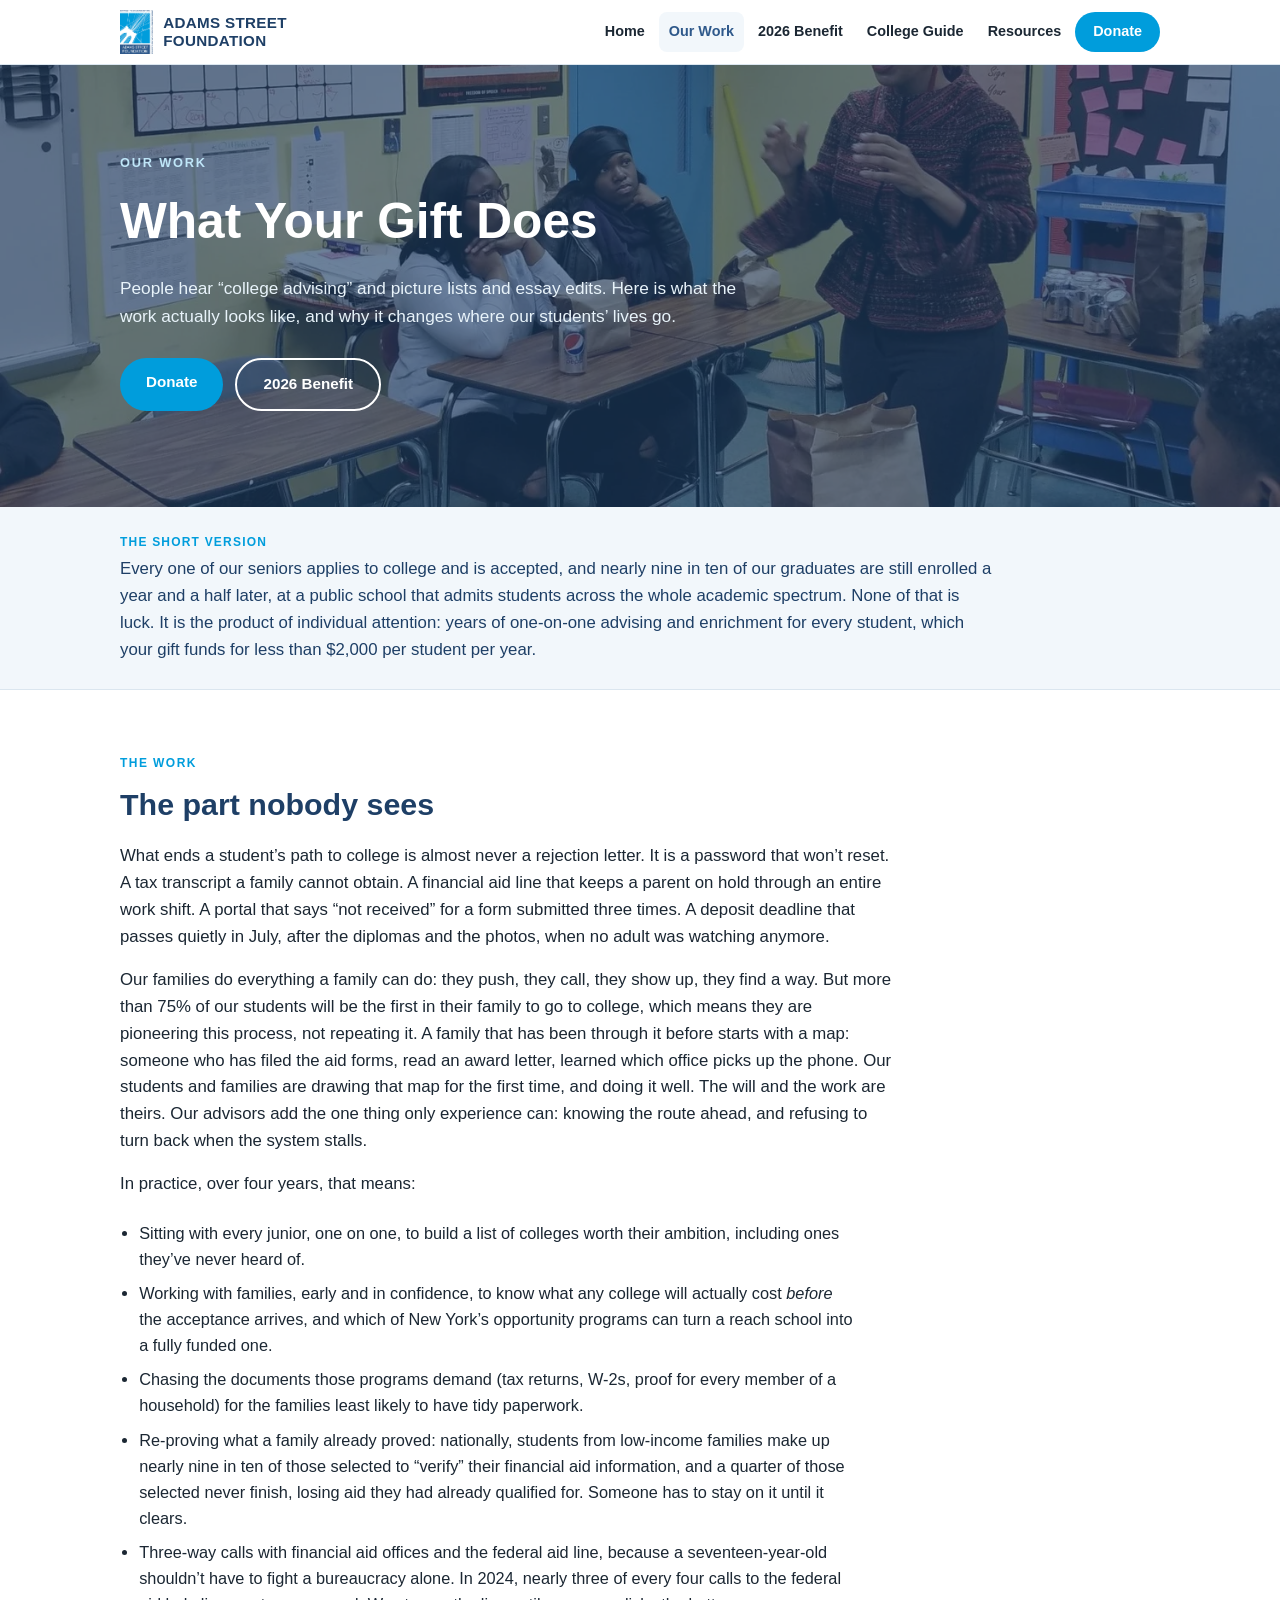
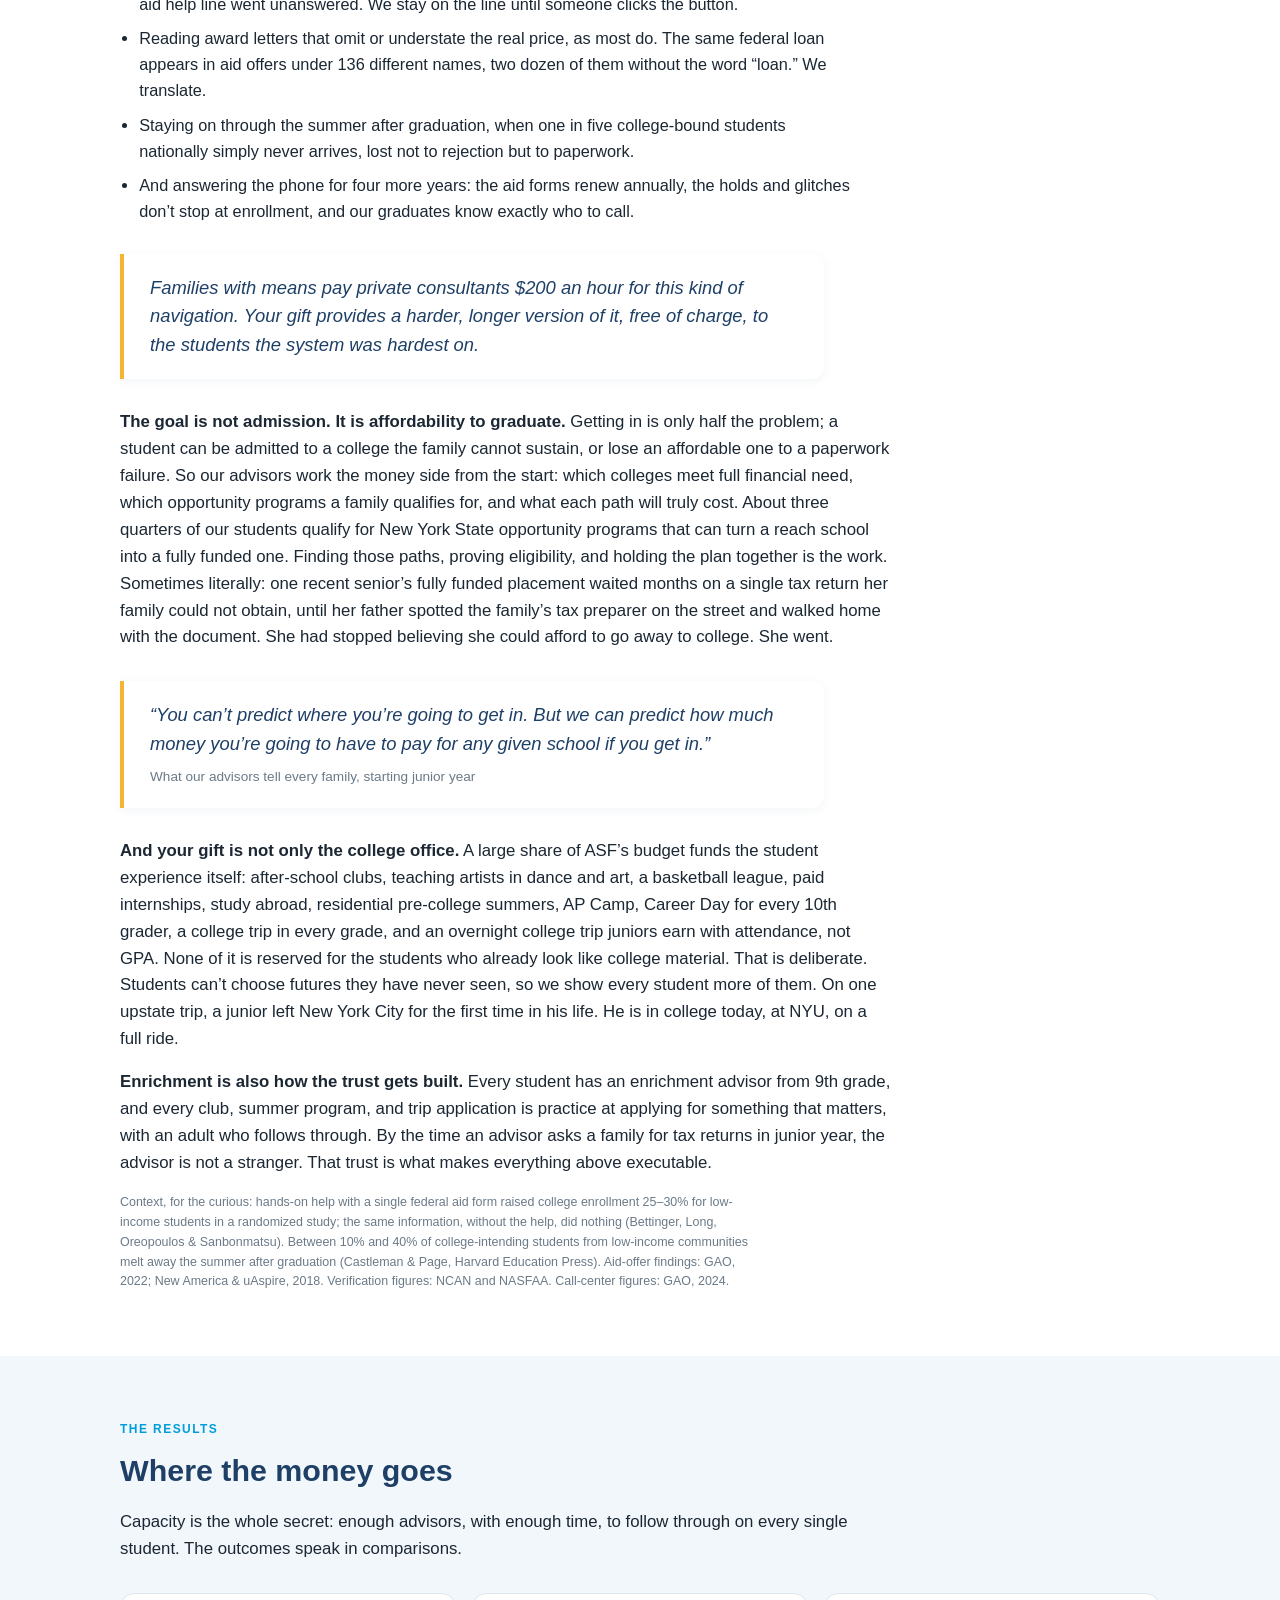
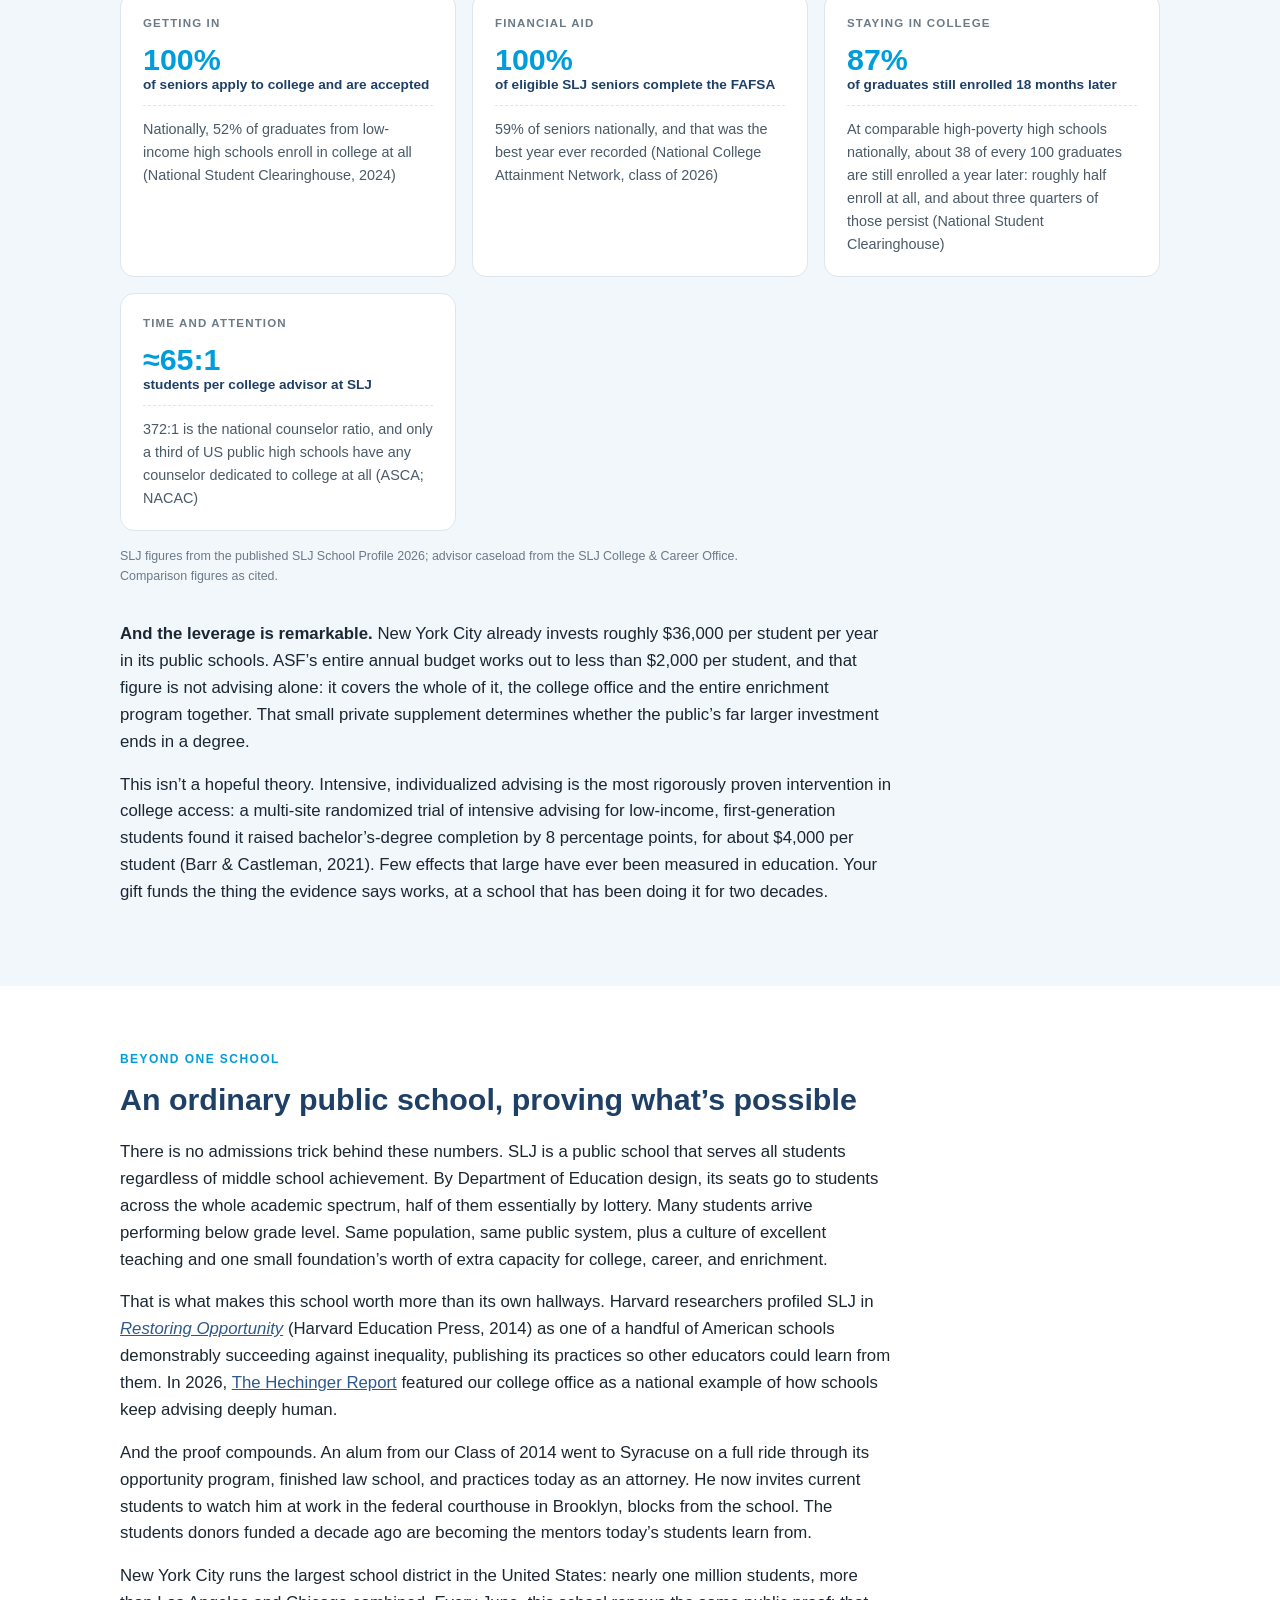
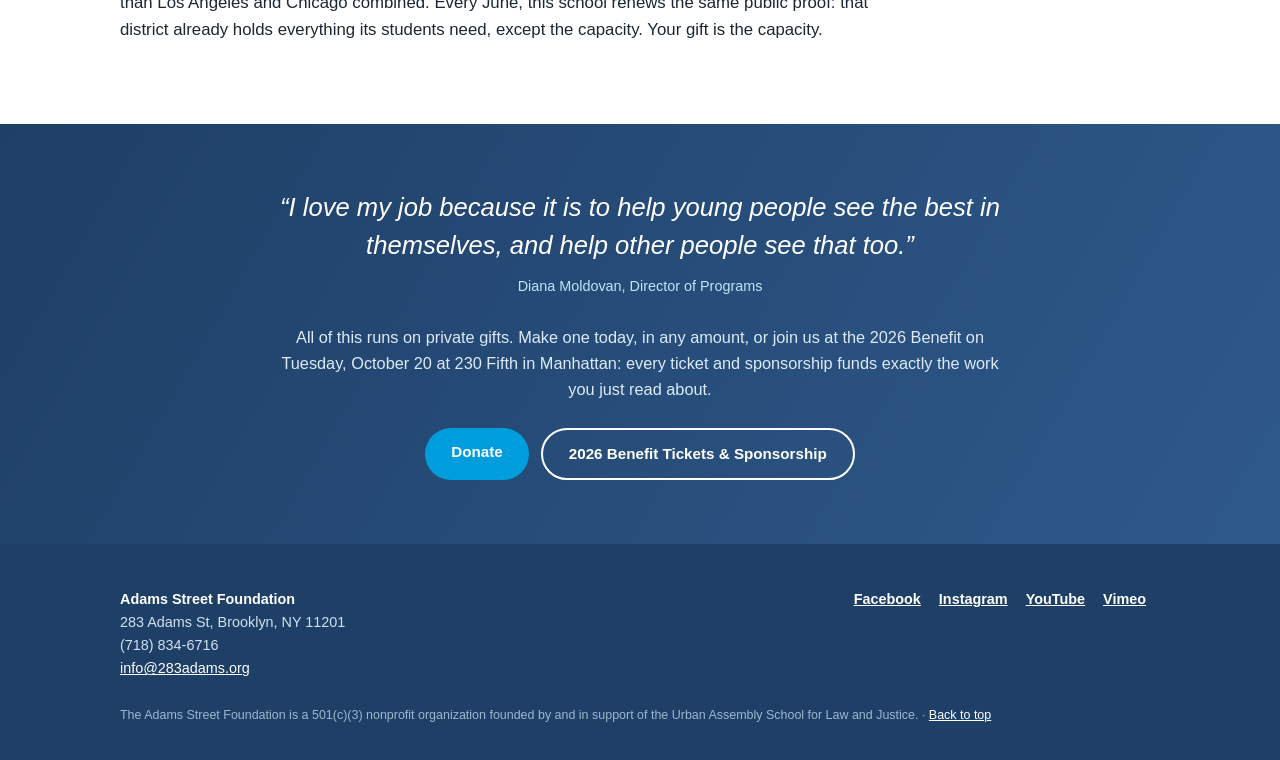
<file: our-work/index.html>
<!DOCTYPE html>
<html lang="en">
<head>
<meta charset="utf-8">
<meta name="viewport" content="width=device-width,initial-scale=1">
<title>What Your Gift Does — Adams Street Foundation</title>
<meta name="description" content="What college advising actually involves at the Urban Assembly School for Law and Justice, and what Adams Street Foundation support makes possible.">
<meta name="robots" content="noindex"><!-- REMOVE at DNS flip / launch -->
<link rel="icon" href="../assets/favicon.webp" type="image/webp">
<link rel="stylesheet" href="../assets/site.css">
<style>
/* page-specific */
.draftbar{background:#fdf3d7;border-bottom:1px solid #e8d49a;color:#7a5d13;font-size:.85rem;padding:8px 20px;text-align:center}
.draftbar b{letter-spacing:.06em;text-transform:uppercase;font-size:.75rem}
.prose{max-width:46em;font-size:1.05rem}
.prose p{margin-bottom:16px}
.litany{max-width:46em;margin:22px 0 6px;padding-left:1.2em}
.litany li{margin-bottom:8px;font-size:1.02rem}
.pull{border-left:4px solid var(--gold);background:#fff;padding:20px 26px;margin:30px 0;max-width:44em;border-radius:0 12px 12px 0;box-shadow:0 2px 10px rgba(30,63,102,.06)}
.pull p{font-size:1.15rem;line-height:1.55;color:var(--navy-deep);margin:0;font-style:italic}
.pull .who{font-size:.85rem;color:#6b7a87;margin-top:8px;font-style:normal}
section.alt .pull{background:#fff}
.vs{display:grid;grid-template-columns:repeat(auto-fit,minmax(280px,1fr));gap:16px;margin-top:30px}
.vsrow{background:#fff;border:1px solid var(--line);border-radius:14px;padding:20px 22px}
.vsrow .label{text-transform:uppercase;letter-spacing:.1em;font-size:.72rem;font-weight:700;color:#6b7a87;margin-bottom:10px}
.vsrow .us{font-size:1.9rem;font-weight:800;color:var(--blue);line-height:1.1}
.vsrow .us small{display:block;font-size:.85rem;font-weight:600;color:var(--navy-deep);margin-top:2px}
.vsrow .them{margin-top:12px;padding-top:12px;border-top:1px dashed var(--line);font-size:.9rem;color:#4a5a68}
.srcnote{font-size:.78rem;color:#6b7a87;margin-top:16px;max-width:52em}
.flag{display:inline-block;background:#fdf3d7;color:#7a5d13;border:1px solid #e8d49a;border-radius:999px;font-size:.68rem;font-weight:700;letter-spacing:.06em;text-transform:uppercase;padding:2px 9px;vertical-align:middle}
.closer{background:linear-gradient(120deg,var(--navy-deep),var(--navy));color:#fff}
.closer .inner{max-width:1080px;margin:0 auto;padding:64px 20px;text-align:center}
.closer blockquote{font-size:clamp(1.2rem,2.6vw,1.6rem);font-style:italic;line-height:1.5;max-width:30em;margin:0 auto 10px}
.closer .attr{color:#bfe6f8;font-size:.9rem;margin-bottom:26px}
.closer .ask{color:#dcebf7;max-width:44em;margin:0 auto 26px;font-size:1.02rem}
.tldr{background:var(--mist);border-bottom:1px solid var(--line)}
.tldr .inner{max-width:1080px;margin:0 auto;padding:26px 20px}
.tldr p{max-width:52em;font-size:1.05rem;color:var(--navy-deep);margin:0}
.tldr b{text-transform:uppercase;letter-spacing:.1em;font-size:.75rem;color:var(--blue);display:block;margin-bottom:4px}
</style>
</head>
<body>

<header class="site">
  <div class="nav">
    <a class="brand" href="../"><img src="../assets/adams-street-foundation-logo.gif" alt="Adams Street Foundation logo"><span>Adams Street<br>Foundation</span></a>
    <nav>
      <a href="../">Home</a>
      <a href="./" style="background:var(--mist);color:var(--navy)">Our Work</a>
      <a href="https://www.sljhs.org/2026benefit">2026 Benefit</a>
      <a href="../colleges/">College Guide</a>
      <a href="../#resources">Resources</a>
      <a class="donate" href="http://www.sljhs.org/donate/">Donate</a>
    </nav>
  </div>
</header>


<div class="hero">
  <div class="bg" style="background-image:url('../assets/workshop.webp')"></div>
  <div class="inner">
    <div class="kicker">Our Work</div>
    <h1>What Your Gift Does</h1>
    <p>People hear &ldquo;college advising&rdquo; and picture lists and essay edits. Here is what the work actually looks like, and why it changes where our students&rsquo; lives go.</p>
    <div class="cta">
      <a class="btn primary" href="http://www.sljhs.org/donate/">Donate</a>
      <a class="btn ghost" href="https://www.sljhs.org/2026benefit">2026 Benefit</a>
    </div>
  </div>
</div>

<div class="tldr"><div class="inner">
  <b>The short version</b>
  <p>Every one of our seniors applies to college and is accepted, and nearly nine in ten of our graduates are still enrolled a year and a half later, at a public school that admits students across the whole academic spectrum. None of that is luck. It is the product of individual attention: years of one-on-one advising and enrichment for every student, which your gift funds for less than $2,000 per student per year.</p>
</div></div>

<section id="the-work">
  <div class="wrap">
    <div class="eyebrow">The work</div>
    <h2>The part nobody sees</h2>
    <div class="prose">
      <p>What ends a student&rsquo;s path to college is almost never a rejection letter. It is a password that won&rsquo;t reset. A tax transcript a family cannot obtain. A financial aid line that keeps a parent on hold through an entire work shift. A portal that says &ldquo;not received&rdquo; for a form submitted three times. A deposit deadline that passes quietly in July, after the diplomas and the photos, when no adult was watching anymore.</p>
      <p>Our families do everything a family can do: they push, they call, they show up, they find a way. But more than 75% of our students will be the first in their family to go to college, which means they are pioneering this process, not repeating it. A family that has been through it before starts with a map: someone who has filed the aid forms, read an award letter, learned which office picks up the phone. Our students and families are drawing that map for the first time, and doing it well. The will and the work are theirs. Our advisors add the one thing only experience can: knowing the route ahead, and refusing to turn back when the system stalls.</p>
      <p>In practice, over four years, that means:</p>
    </div>
    <ul class="litany">
      <li>Sitting with every junior, one on one, to build a list of colleges worth their ambition, including ones they&rsquo;ve never heard of.</li>
      <li>Working with families, early and in confidence, to know what any college will actually cost <em>before</em> the acceptance arrives, and which of New York&rsquo;s opportunity programs can turn a reach school into a fully funded one.</li>
      <li>Chasing the documents those programs demand (tax returns, W-2s, proof for every member of a household) for the families least likely to have tidy paperwork.</li>
      <li>Re-proving what a family already proved: nationally, students from low-income families make up nearly nine in ten of those selected to &ldquo;verify&rdquo; their financial aid information, and a quarter of those selected never finish, losing aid they had already qualified for. Someone has to stay on it until it clears.</li>
      <li>Three-way calls with financial aid offices and the federal aid line, because a seventeen-year-old shouldn&rsquo;t have to fight a bureaucracy alone. In 2024, nearly three of every four calls to the federal aid help line went unanswered. We stay on the line until someone clicks the button.</li>
      <li>Reading award letters that omit or understate the real price, as most do. The same federal loan appears in aid offers under 136 different names, two dozen of them without the word &ldquo;loan.&rdquo; We translate.</li>
      <li>Staying on through the summer after graduation, when one in five college-bound students nationally simply never arrives, lost not to rejection but to paperwork.</li>
      <li>And answering the phone for four more years: the aid forms renew annually, the holds and glitches don&rsquo;t stop at enrollment, and our graduates know exactly who to call.</li>
    </ul>
    <div class="pull"><p>Families with means pay private consultants $200 an hour for this kind of navigation. Your gift provides a harder, longer version of it, free of charge, to the students the system was hardest on.</p></div>
    <div class="prose">
      <p><b>The goal is not admission. It is affordability to graduate.</b> Getting in is only half the problem; a student can be admitted to a college the family cannot sustain, or lose an affordable one to a paperwork failure. So our advisors work the money side from the start: which colleges meet full financial need, which opportunity programs a family qualifies for, and what each path will truly cost. About three quarters of our students qualify for New York State opportunity programs that can turn a reach school into a fully funded one. Finding those paths, proving eligibility, and holding the plan together is the work. Sometimes literally: one recent senior&rsquo;s fully funded placement waited months on a single tax return her family could not obtain, until her father spotted the family&rsquo;s tax preparer on the street and walked home with the document. She had stopped believing she could afford to go away to college. She went.</p>
    </div>
    <div class="pull"><p>&ldquo;You can&rsquo;t predict where you&rsquo;re going to get in. But we can predict how much money you&rsquo;re going to have to pay for any given school if you get in.&rdquo;</p><div class="who">What our advisors tell every family, starting junior year</div></div>
    <div class="prose">
      <p><b>And your gift is not only the college office.</b> A large share of ASF&rsquo;s budget funds the student experience itself: after-school clubs, teaching artists in dance and art, a basketball league, paid internships, study abroad, residential pre-college summers, AP Camp, Career Day for every 10th grader, a college trip in every grade, and an overnight college trip juniors earn with attendance, not GPA. None of it is reserved for the students who already look like college material. That is deliberate. Students can&rsquo;t choose futures they have never seen, so we show every student more of them. On one upstate trip, a junior left New York City for the first time in his life. He is in college today, at NYU, on a full ride.</p>
      <p><b>Enrichment is also how the trust gets built.</b> Every student has an enrichment advisor from 9th grade, and every club, summer program, and trip application is practice at applying for something that matters, with an adult who follows through. By the time an advisor asks a family for tax returns in junior year, the advisor is not a stranger. That trust is what makes everything above executable.</p>
    </div>
    <p class="srcnote">Context, for the curious: hands-on help with a single federal aid form raised college enrollment 25&ndash;30% for low-income students in a randomized study; the same information, without the help, did nothing (Bettinger, Long, Oreopoulos &amp; Sanbonmatsu). Between 10% and 40% of college-intending students from low-income communities melt away the summer after graduation (Castleman &amp; Page, Harvard Education Press). Aid-offer findings: GAO, 2022; New America &amp; uAspire, 2018. Verification figures: NCAN and NASFAA. Call-center figures: GAO, 2024.</p>
  </div>
</section>

<section class="alt" id="results">
  <div class="wrap">
    <div class="eyebrow">The results</div>
    <h2>Where the money goes</h2>
    <p class="lead">Capacity is the whole secret: enough advisors, with enough time, to follow through on every single student. The outcomes speak in comparisons.</p>
    <div class="vs">
      <div class="vsrow"><div class="label">Getting in</div><div class="us">100%<small>of seniors apply to college and are accepted</small></div><div class="them">Nationally, 52% of graduates from low-income high schools enroll in college at all (National Student Clearinghouse, 2024)</div></div>
      <div class="vsrow"><div class="label">Financial aid</div><div class="us">100%<small>of eligible SLJ seniors complete the FAFSA</small></div><div class="them">59% of seniors nationally, and that was the best year ever recorded (National College Attainment Network, class of 2026)</div></div>
      <div class="vsrow"><div class="label">Staying in college</div><div class="us">87%<small>of graduates still enrolled 18 months later</small></div><div class="them">At comparable high-poverty high schools nationally, about 38 of every 100 graduates are still enrolled a year later: roughly half enroll at all, and about three quarters of those persist (National Student Clearinghouse)</div></div>
      <div class="vsrow"><div class="label">Time and attention</div><div class="us">&#8776;65:1<small>students per college advisor at SLJ</small></div><div class="them">372:1 is the national counselor ratio, and only a third of US public high schools have any counselor dedicated to college at all (ASCA; NACAC)</div></div>
    </div>
    <p class="srcnote">SLJ figures from the published SLJ School Profile 2026; advisor caseload from the SLJ College &amp; Career Office. Comparison figures as cited.</p>
    <div class="prose" style="margin-top:34px">
      <p><b>And the leverage is remarkable.</b> New York City already invests roughly $36,000 per student per year in its public schools. ASF&rsquo;s entire annual budget works out to less than $2,000 per student, and that figure is not advising alone: it covers the whole of it, the college office and the entire enrichment program together. That small private supplement determines whether the public&rsquo;s far larger investment ends in a degree.</p>
      <p>This isn&rsquo;t a hopeful theory. Intensive, individualized advising is the most rigorously proven intervention in college access: a multi-site randomized trial of intensive advising for low-income, first-generation students found it raised bachelor&rsquo;s-degree completion by 8 percentage points, for about $4,000 per student (Barr &amp; Castleman, 2021). Few effects that large have ever been measured in education. Your gift funds the thing the evidence says works, at a school that has been doing it for two decades.</p>
    </div>
  </div>
</section>

<section id="beyond">
  <div class="wrap">
    <div class="eyebrow">Beyond one school</div>
    <h2>An ordinary public school, proving what&rsquo;s possible</h2>
    <div class="prose">
      <p>There is no admissions trick behind these numbers. SLJ is a public school that serves all students regardless of middle school achievement. By Department of Education design, its seats go to students across the whole academic spectrum, half of them essentially by lottery. Many students arrive performing below grade level. Same population, same public system, plus a culture of excellent teaching and one small foundation&rsquo;s worth of extra capacity for college, career, and enrichment.</p>
      <p>That is what makes this school worth more than its own hallways. Harvard researchers profiled SLJ in <a href="https://restoringopportunity.com/"><em>Restoring Opportunity</em></a> (Harvard Education Press, 2014) as one of a handful of American schools demonstrably succeeding against inequality, publishing its practices so other educators could learn from them. In 2026, <a href="https://hechingerreport.org/ai-educators-college-counselors/">The Hechinger Report</a> featured our college office as a national example of how schools keep advising deeply human.</p>
      <p>And the proof compounds. An alum from our Class of 2014 went to Syracuse on a full ride through its opportunity program, finished law school, and practices today as an attorney. He now invites current students to watch him at work in the federal courthouse in Brooklyn, blocks from the school. The students donors funded a decade ago are becoming the mentors today&rsquo;s students learn from.</p>
      <p>New York City runs the largest school district in the United States: nearly one million students, more than Los Angeles and Chicago combined. Every June, this school renews the same public proof: that district already holds everything its students need, except the capacity. Your gift is the capacity.</p>
    </div>
  </div>
</section>

<div class="closer">
  <div class="inner">
    <blockquote>&ldquo;I love my job because it is to help young people see the best in themselves, and help other people see that too.&rdquo;</blockquote>
    <div class="attr">Diana Moldovan, Director of Programs</div>
    <p class="ask">All of this runs on private gifts. Make one today, in any amount, or join us at the 2026 Benefit on Tuesday, October 20 at 230 Fifth in Manhattan: every ticket and sponsorship funds exactly the work you just read about.</p>
    <div class="cta" style="justify-content:center;display:flex;gap:12px;flex-wrap:wrap">
      <a class="btn primary" href="http://www.sljhs.org/donate/">Donate</a>
      <a class="btn ghost" href="https://www.sljhs.org/2026benefit">2026 Benefit Tickets &amp; Sponsorship</a>
    </div>
  </div>
</div>

<footer class="site">
  <div class="wrap">
    <div class="cols">
      <div>
        <b style="color:#fff">Adams Street Foundation</b><br>
        283 Adams St, Brooklyn, NY 11201<br>
        (718) 834-6716<br>
        <a href="mailto:info@283adams.org">info@283adams.org</a>
      </div>
      <div class="social">
        <a href="http://www.facebook.com/uaslj">Facebook</a>
        <a href="https://www.instagram.com/uaslj_">Instagram</a>
        <a href="https://www.youtube.com/channel/UCfLR5T7pcIHQj7acx9ZBDrg">YouTube</a>
        <a href="http://vimeo.com/user31652935">Vimeo</a>
      </div>
    </div>
    <div class="fine">The Adams Street Foundation is a 501(c)(3) nonprofit organization founded by and in support of the Urban Assembly School for Law and Justice. &middot; <a href="#top">Back to top</a></div>
  </div>
</footer>

</body>
</html>
</file>
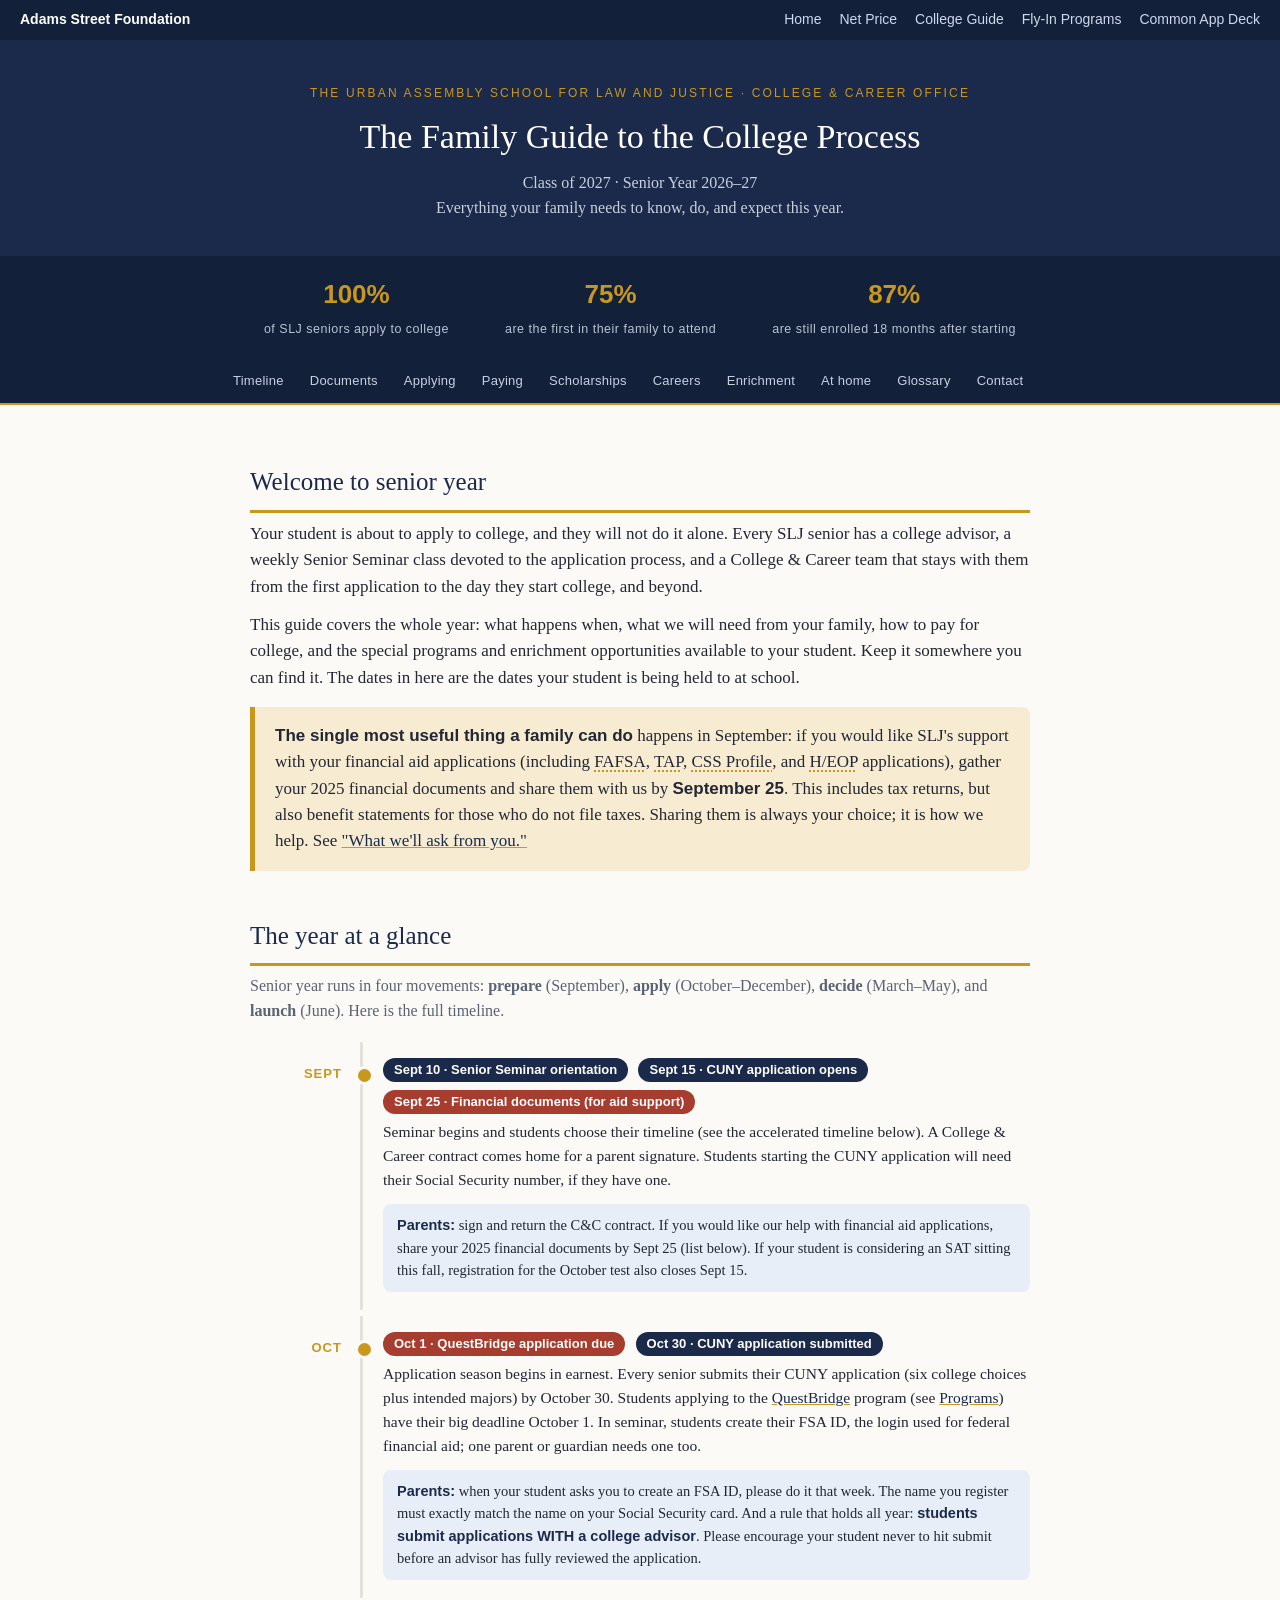
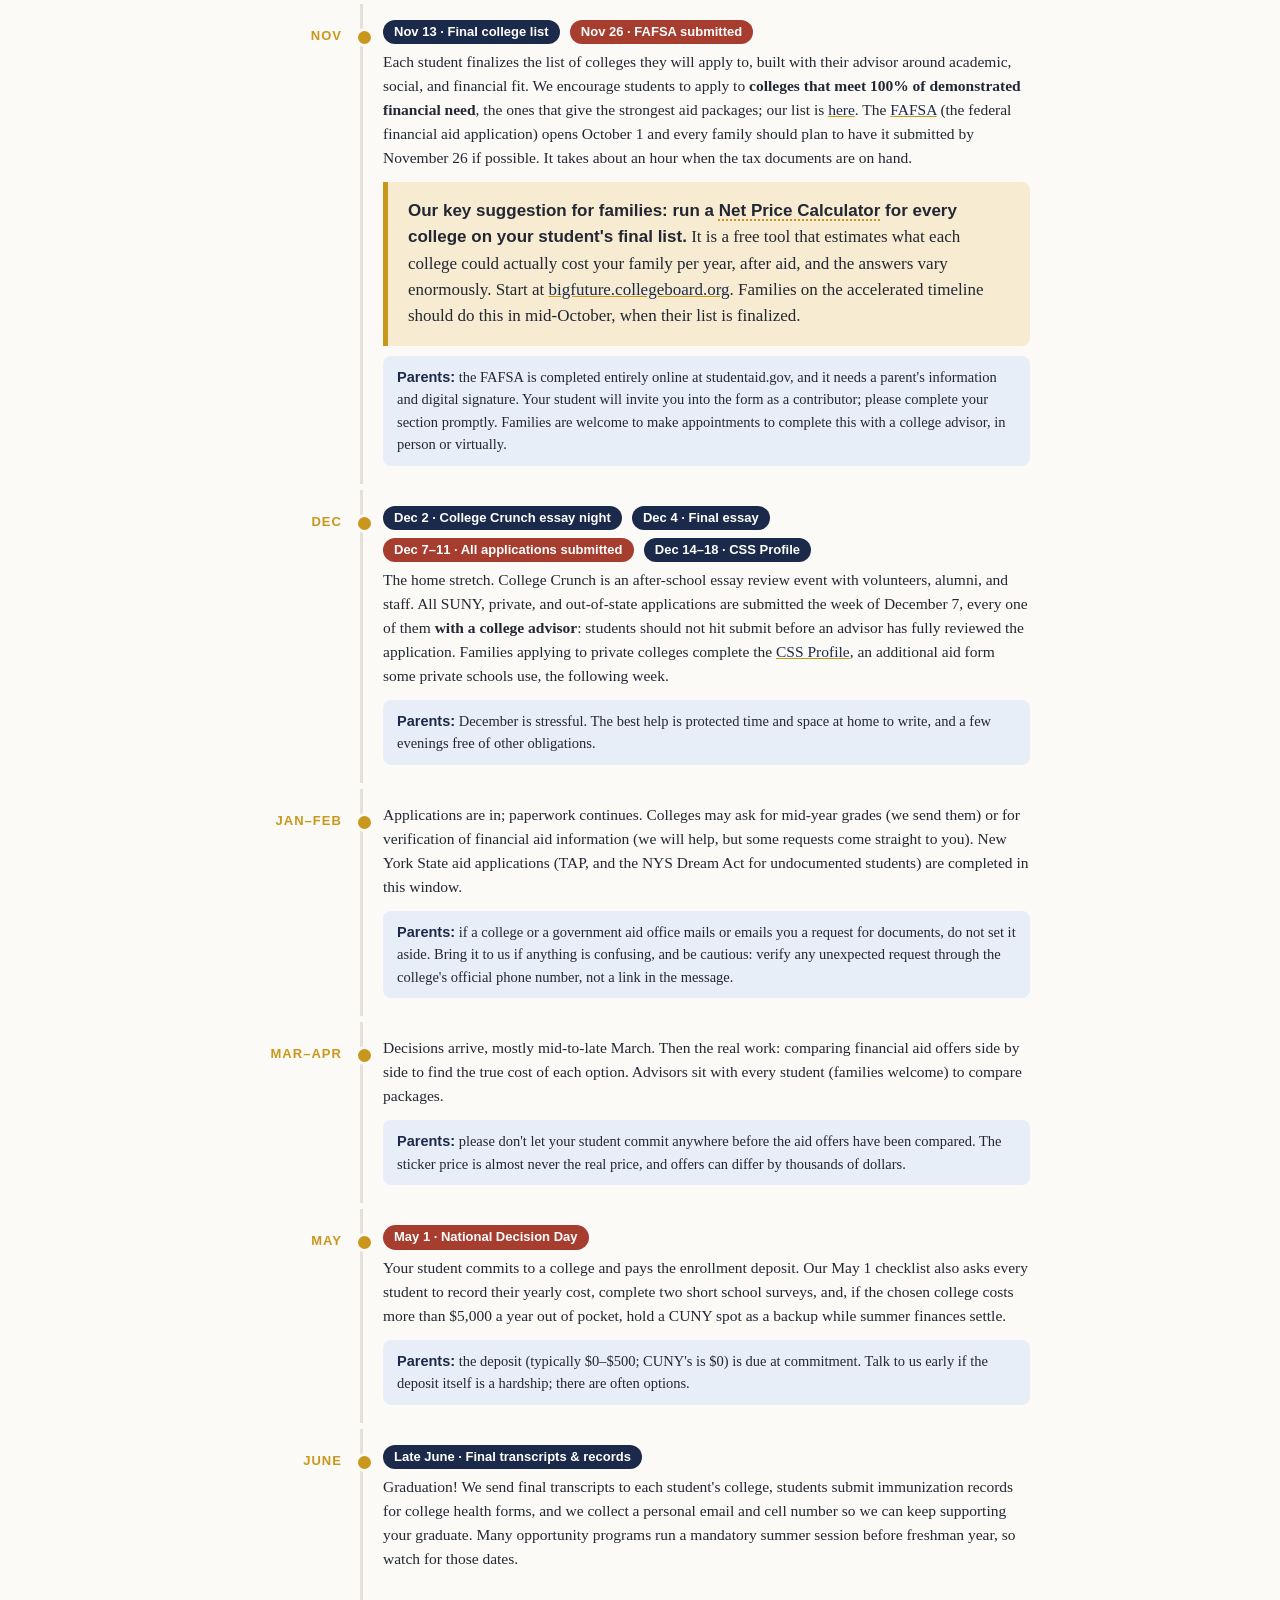
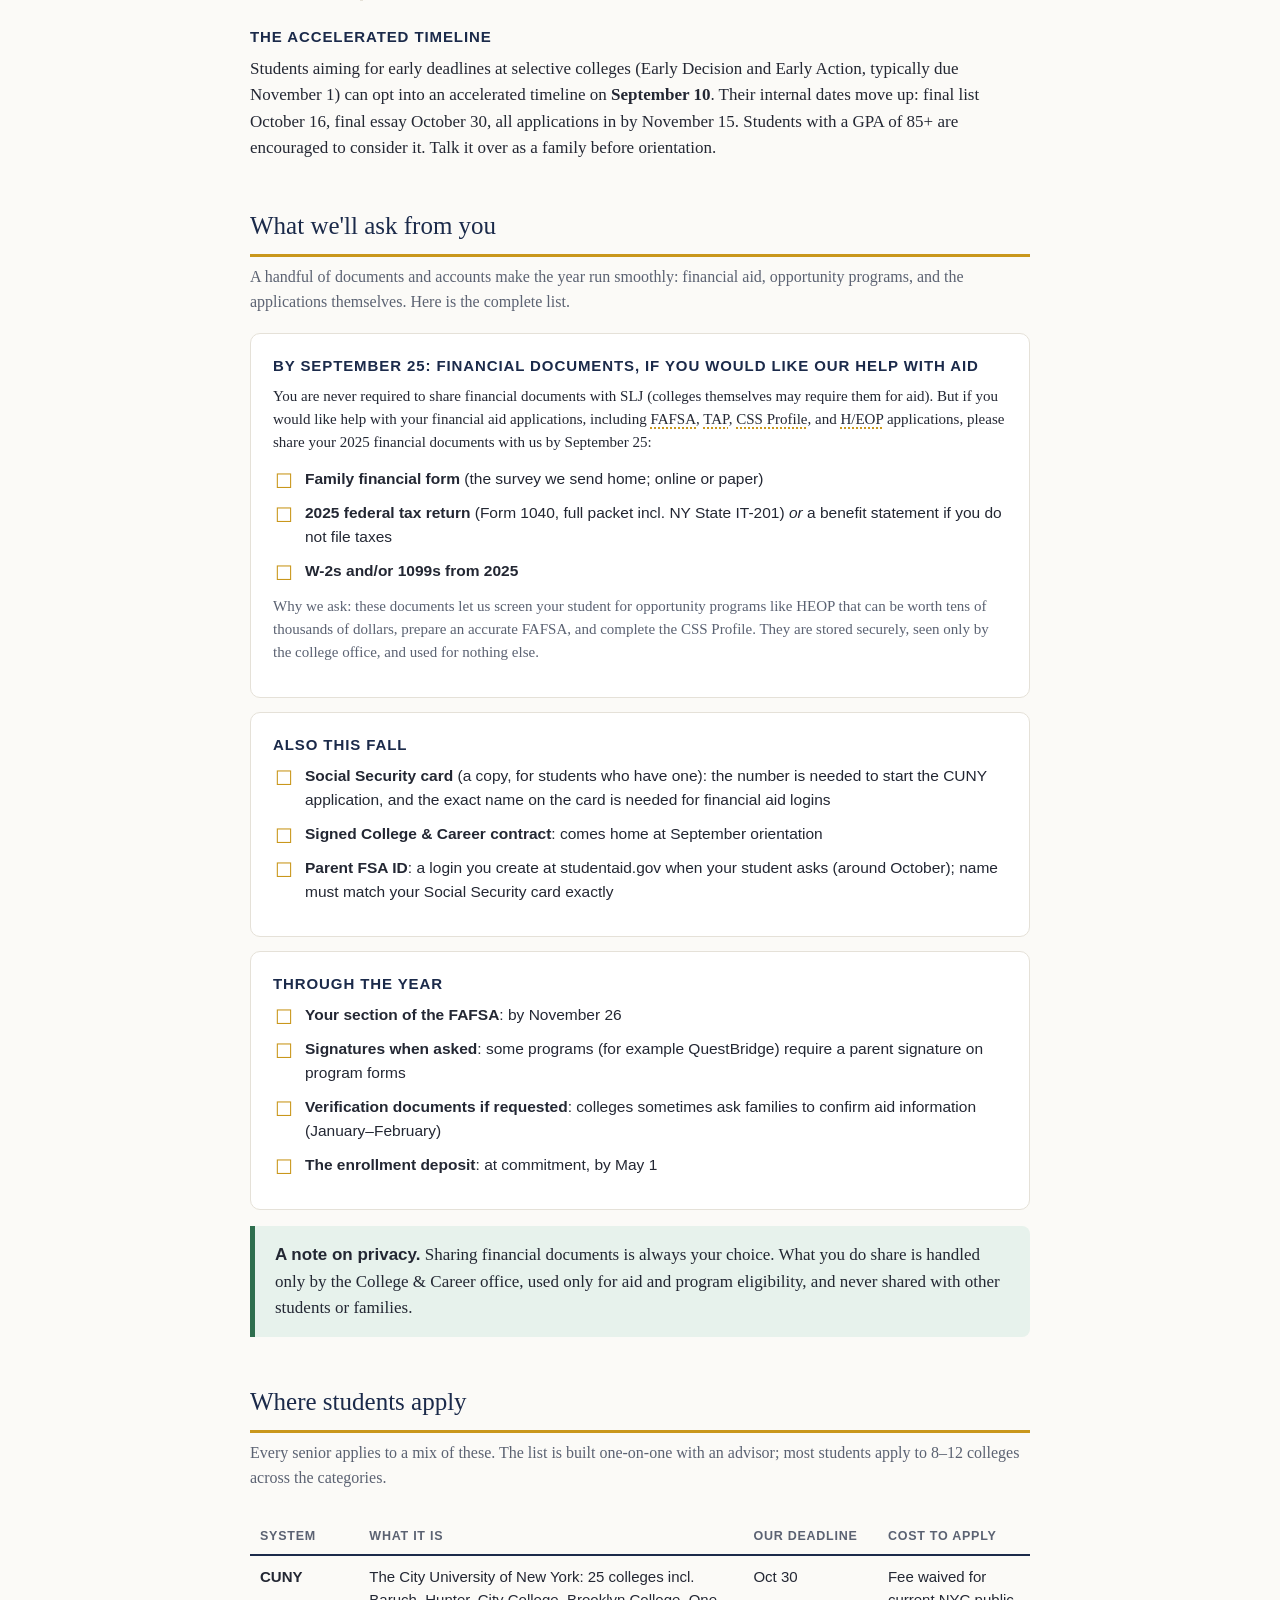
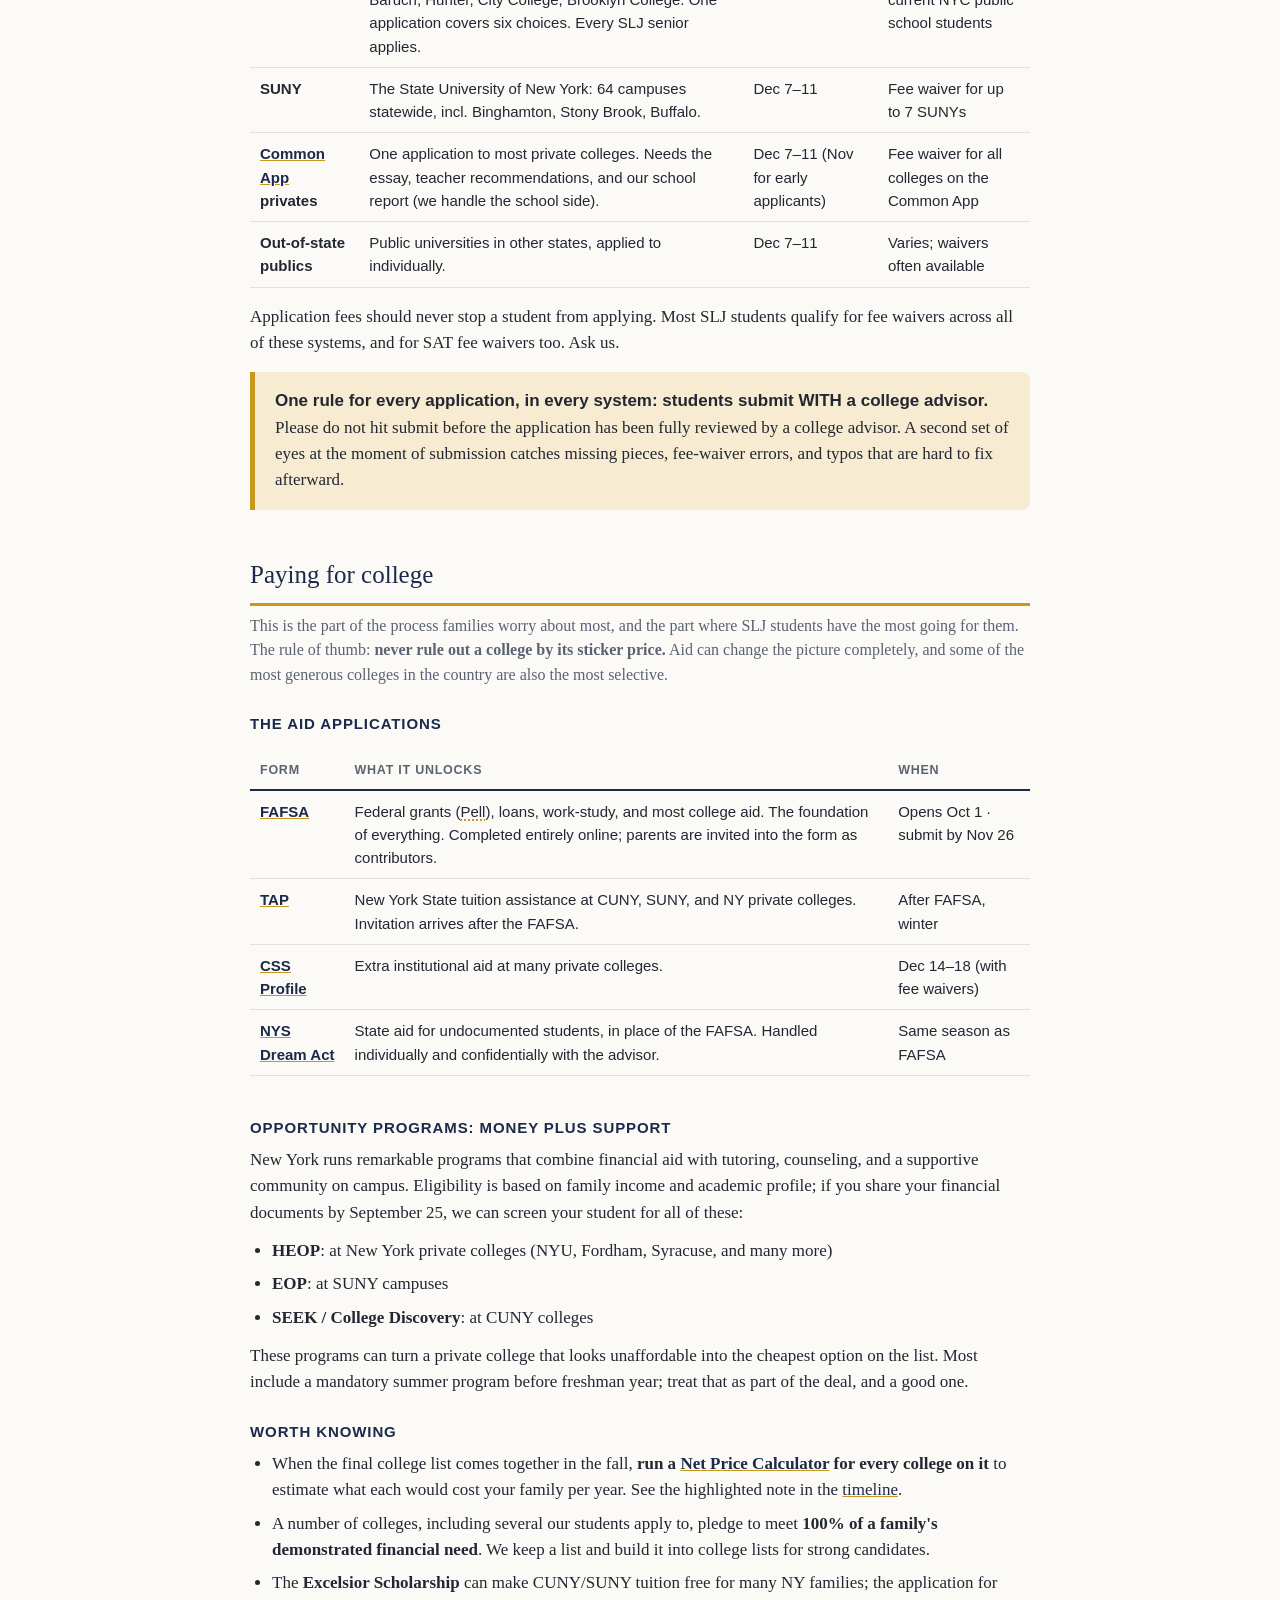
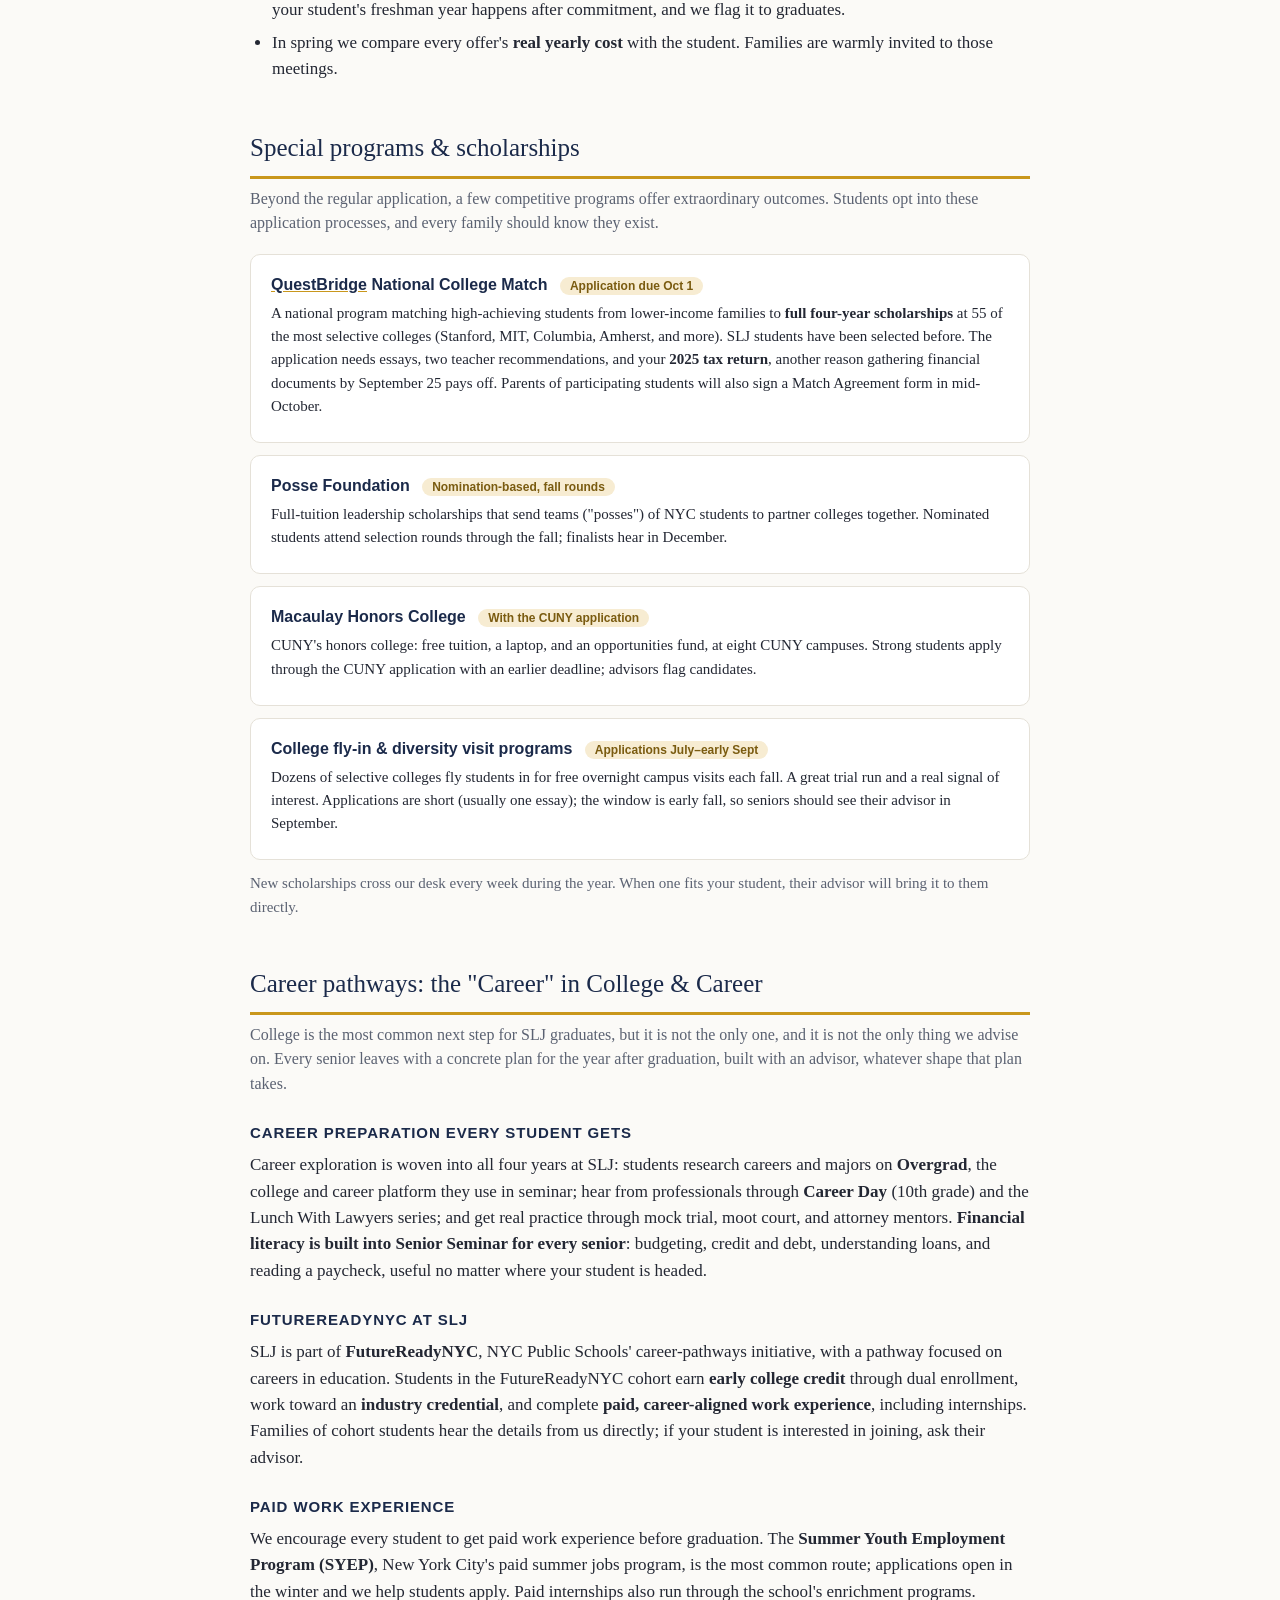
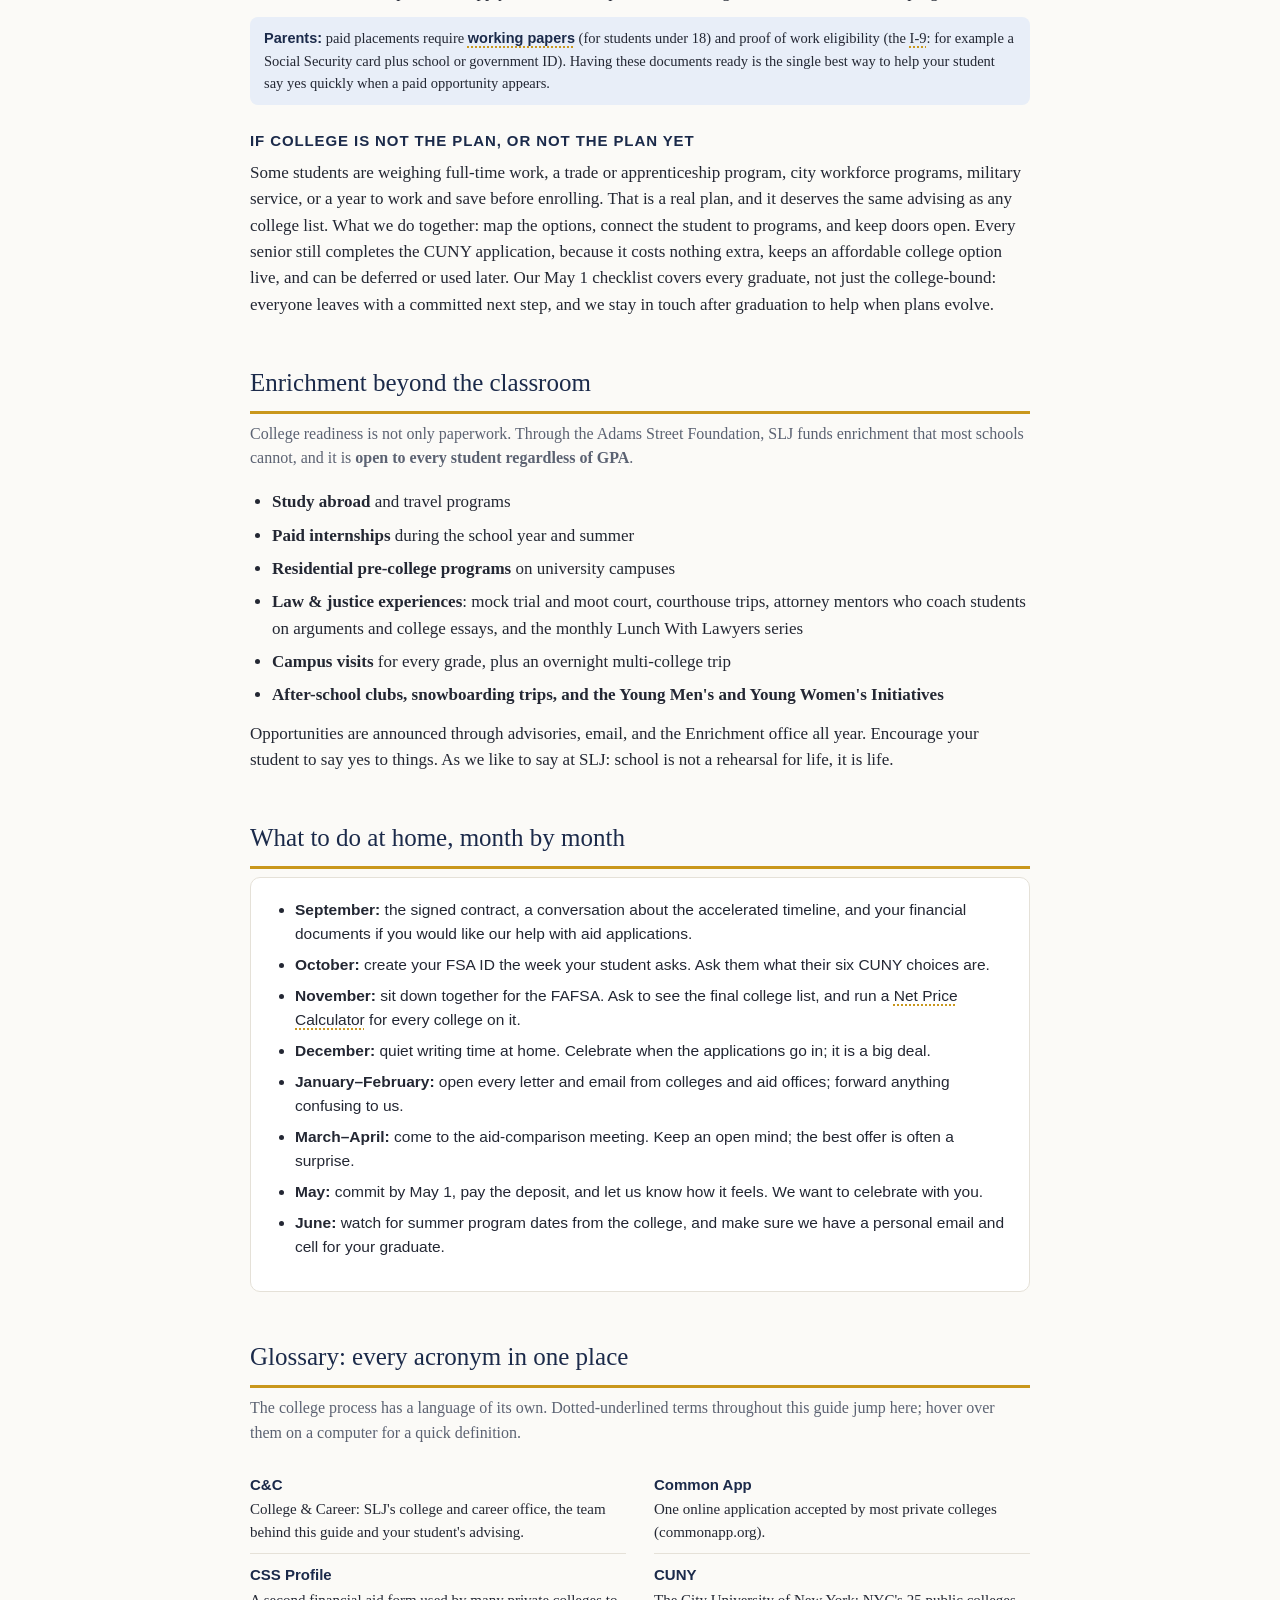
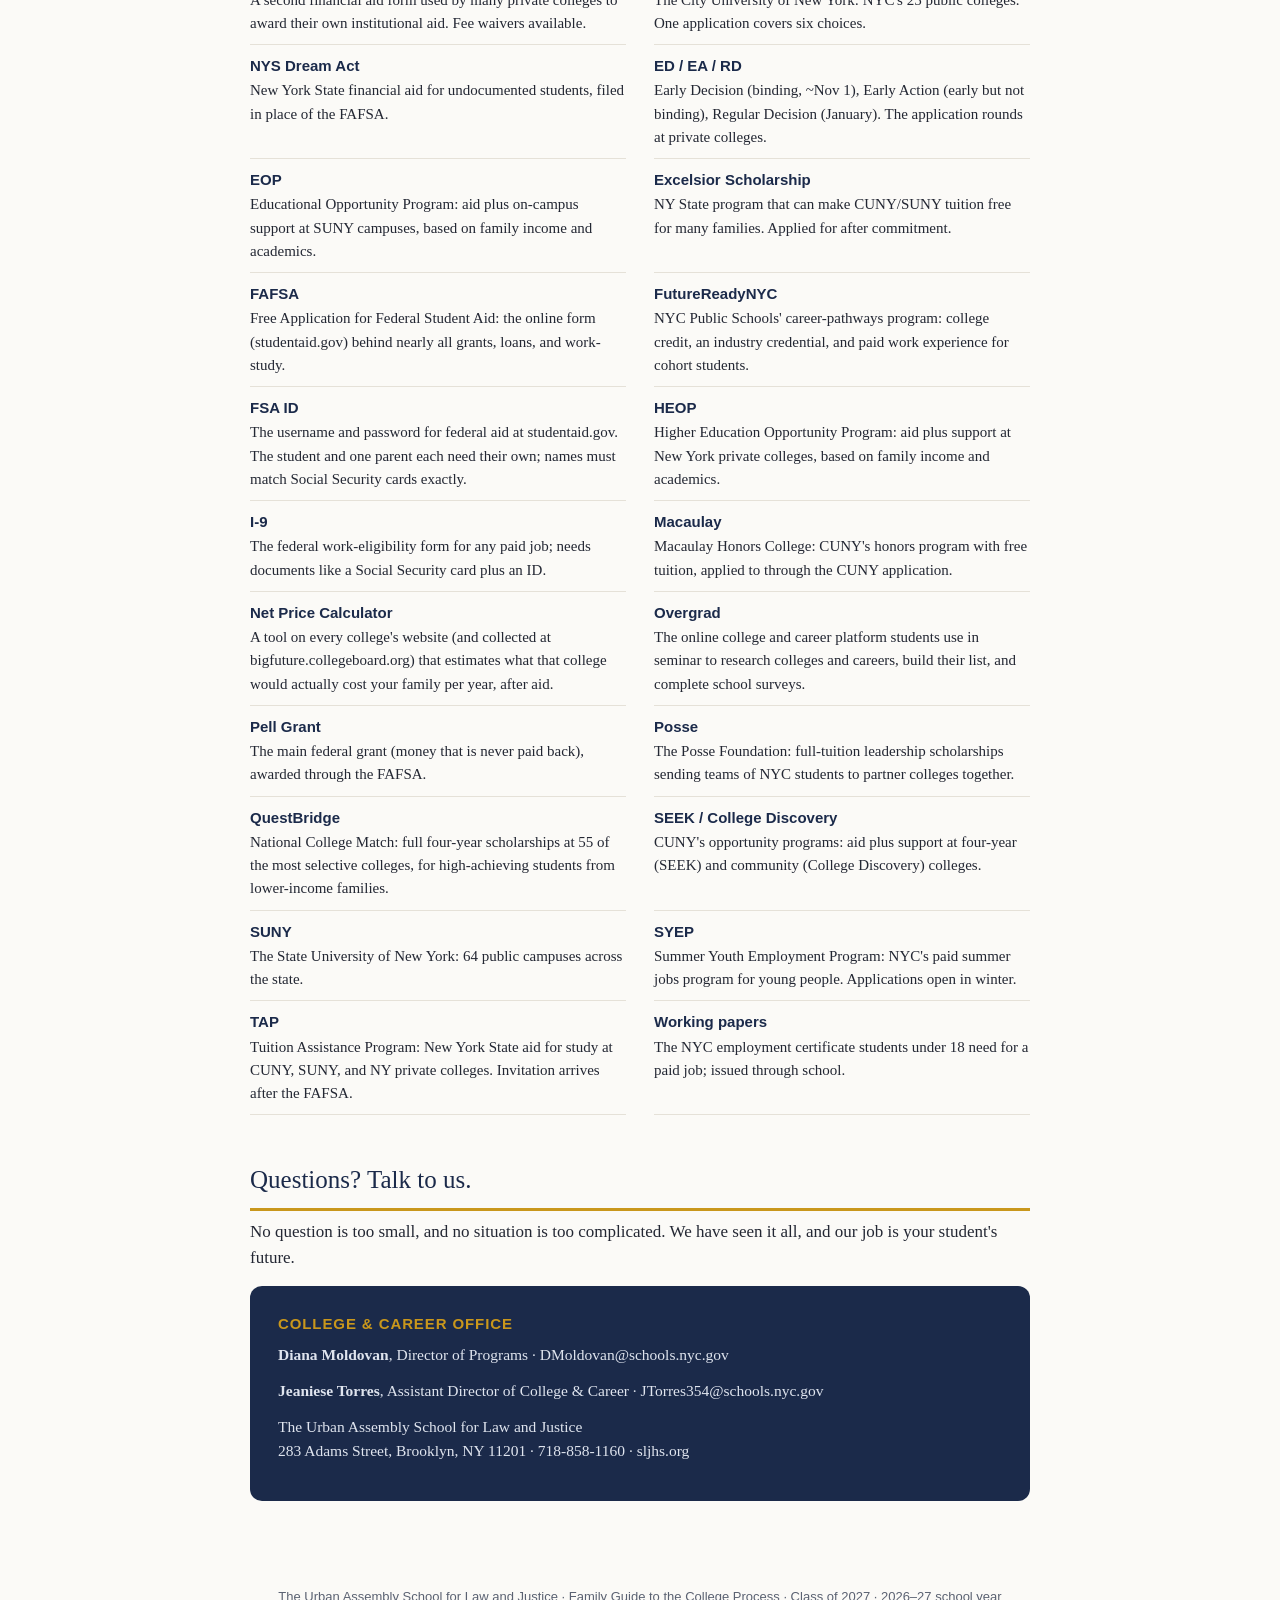
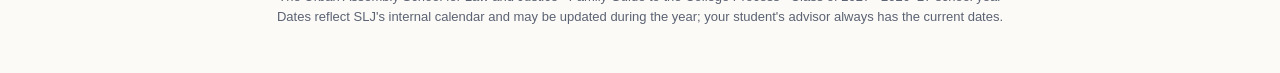
<file: parents/index.html>
<!DOCTYPE html>
<html lang="en">
<head>
<meta charset="utf-8">
<meta name="viewport" content="width=device-width,initial-scale=1">
<meta name="robots" content="noindex">
<meta http-equiv="refresh" content="0;url=/families/">
<link rel="canonical" href="https://283adams.org/families/">
<title>Family Guide — Adams Street Foundation</title>
<!-- PERMANENT REDIRECT — never delete. The Family Guide moved from /parents to /families on 9/23/2026 (Diana: more inclusive). 283adams.org/parents was already shared with families (Back to School Night 9/24 deck, Zoom polls), so this keeps those links alive. -->
<script>location.replace("/families/" + location.hash);</script>
<style>
body{font-family:-apple-system,BlinkMacSystemFont,"Segoe UI",Helvetica,Arial,sans-serif;display:flex;align-items:center;justify-content:center;min-height:100vh;margin:0;background:#fff;color:#1a2b49;text-align:center;padding:24px}
a{color:#1362a8}
</style>
</head>
<body>
<p>The Family Guide has moved to <a href="/families/">283adams.org/families</a>&hellip;</p>
</body>
</html>
</file>
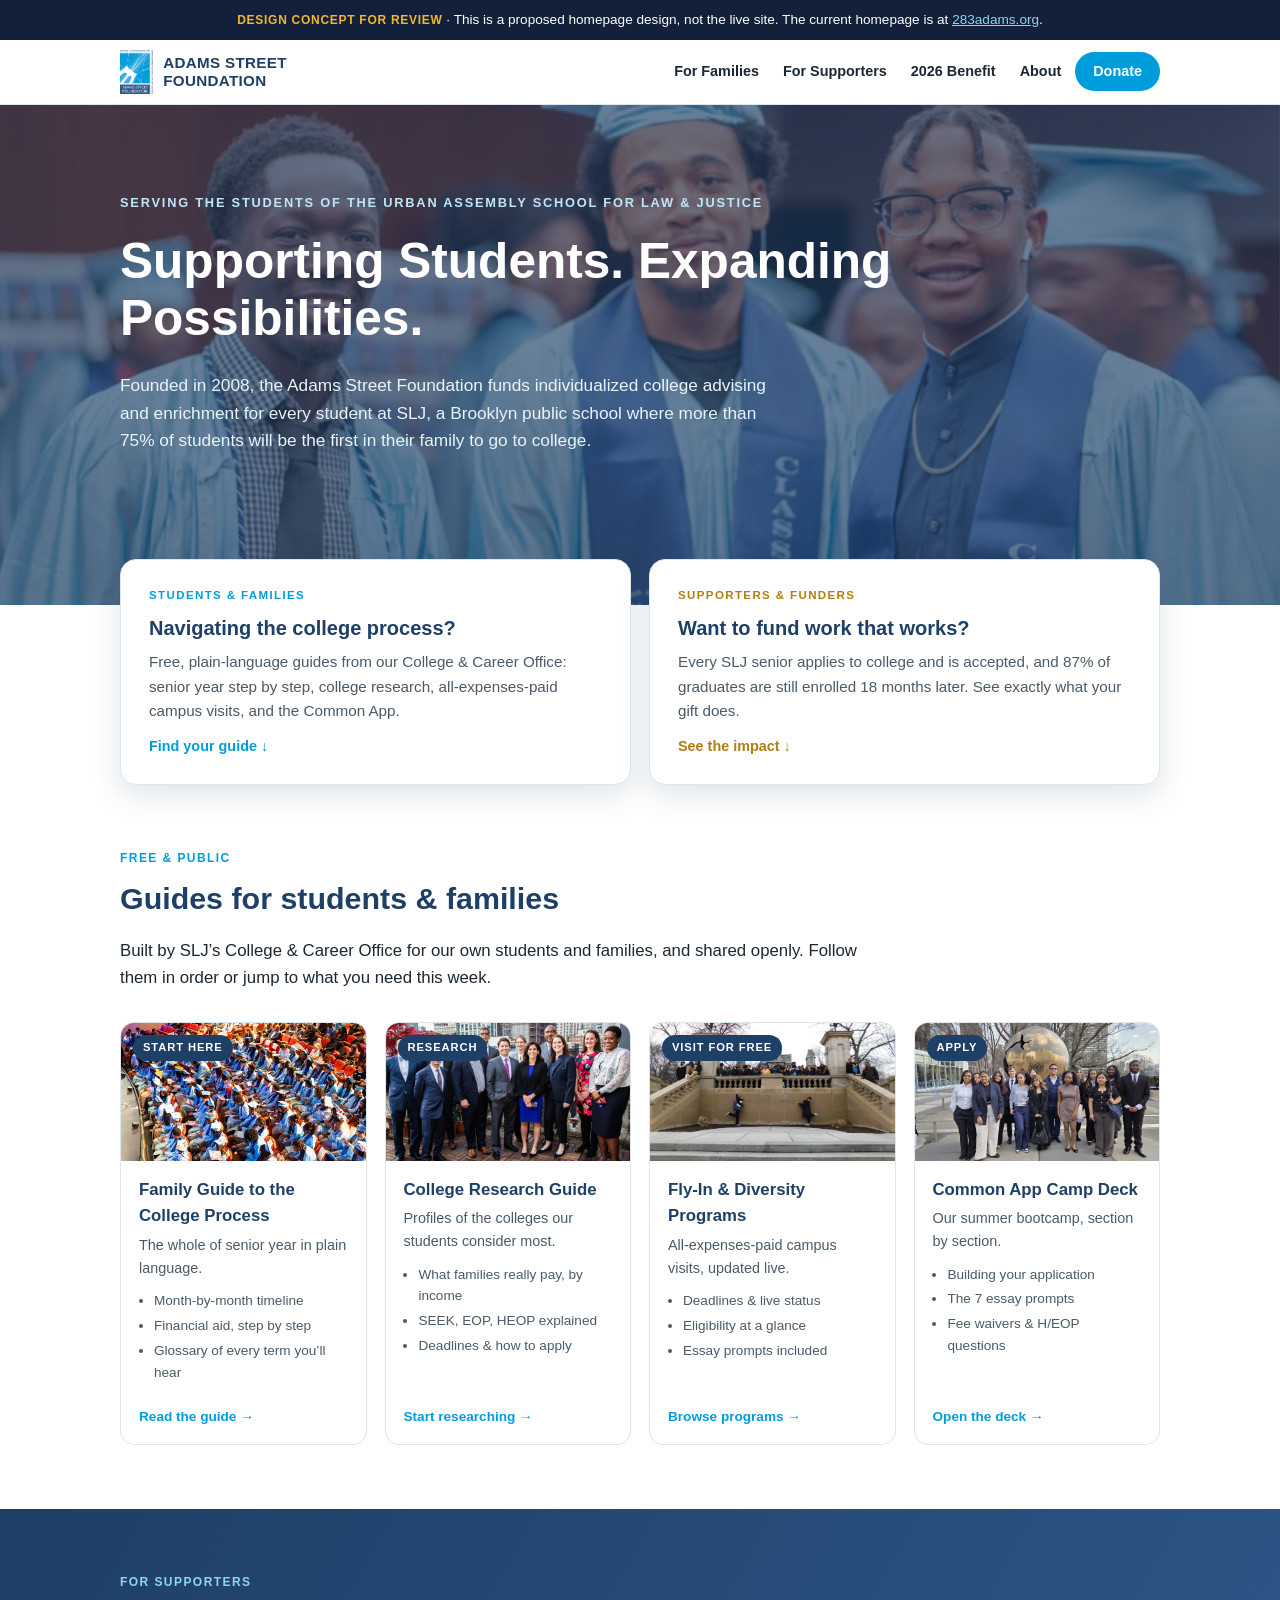
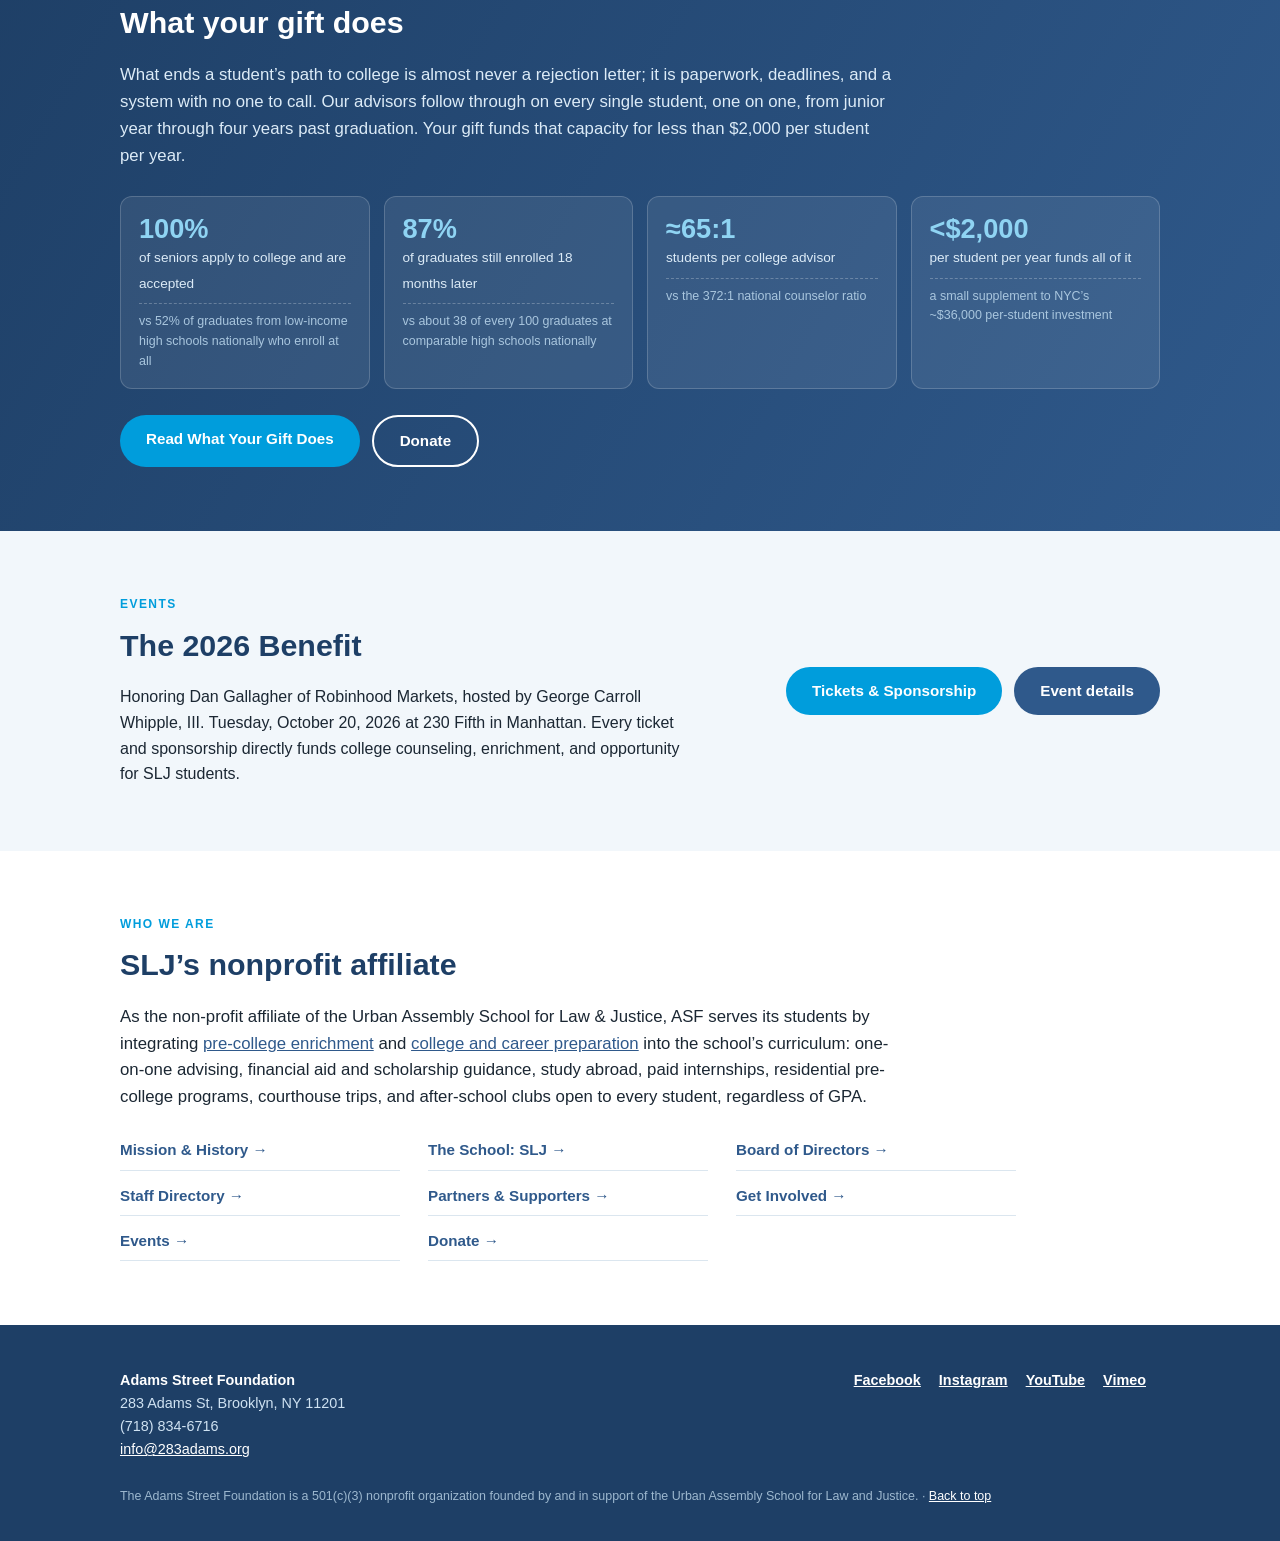
<file: drafts/b/index.html>
<!DOCTYPE html>
<html lang="en">
<head>
<meta charset="utf-8">
<meta name="viewport" content="width=device-width,initial-scale=1">
<title>Concept B — Two Doors (design preview) — Adams Street Foundation</title>
<meta name="robots" content="noindex">
<link rel="icon" href="../../assets/favicon.webp" type="image/webp">
<link rel="stylesheet" href="../../assets/site.css">
<style>
.conceptbar{background:#12203a;color:#fff;font-size:.85rem;padding:9px 20px;text-align:center}
.conceptbar b{color:#f5b52e;letter-spacing:.06em;text-transform:uppercase;font-size:.75rem}
.conceptbar a{color:#8fd4f3}
/* two doors */
.doors{max-width:1080px;margin:-46px auto 0;padding:0 20px;position:relative;z-index:5;display:grid;grid-template-columns:repeat(auto-fit,minmax(300px,1fr));gap:18px}
.door{background:#fff;border:1px solid var(--line);border-radius:16px;padding:26px 28px;box-shadow:0 10px 30px rgba(30,63,102,.14);text-decoration:none;color:var(--ink);transition:transform .15s,box-shadow .15s;display:block}
.door:hover{transform:translateY(-3px);box-shadow:0 14px 36px rgba(30,63,102,.2)}
.door .tag{text-transform:uppercase;letter-spacing:.12em;font-size:.72rem;font-weight:700;color:var(--blue);margin-bottom:8px}
.door h3{color:var(--navy-deep);font-size:1.25rem;margin-bottom:6px}
.door p{font-size:.95rem;color:#4a5a68}
.door .go{margin-top:12px;font-weight:700;color:var(--blue);font-size:.9rem}
.door.gold .tag{color:#b07f0e}
.door.gold .go{color:#b07f0e}
/* journey guides */
.journey{display:grid;grid-template-columns:repeat(auto-fit,minmax(235px,1fr));gap:18px;margin-top:30px}
.jcard{background:#fff;border:1px solid var(--line);border-radius:14px;overflow:hidden;display:flex;flex-direction:column;text-decoration:none;color:var(--ink);transition:box-shadow .15s,transform .15s;position:relative}
.jcard:hover{box-shadow:0 8px 24px rgba(30,63,102,.14);transform:translateY(-2px)}
.jcard .thumb{aspect-ratio:16/9;background-size:cover;background-position:center}
.jcard .step{position:absolute;top:12px;left:12px;background:var(--navy-deep);color:#fff;font-size:.7rem;font-weight:700;letter-spacing:.08em;text-transform:uppercase;padding:4px 10px;border-radius:999px}
.jcard .body{padding:16px 18px 8px}
.jcard h3{color:var(--navy-deep);font-size:1.05rem;margin-bottom:4px}
.jcard p{font-size:.9rem;color:#4a5a68}
.jcard ul{margin:10px 0 0 1.1em;font-size:.85rem;color:#4a5a68}
.jcard ul li{margin-bottom:3px}
.jcard .go{margin-top:auto;padding:12px 18px 16px;font-size:.85rem;font-weight:700;color:var(--blue)}
/* supporter band */
.minivs{display:grid;grid-template-columns:repeat(auto-fit,minmax(210px,1fr));gap:14px;margin-top:26px}
.mv{background:rgba(255,255,255,.08);border:1px solid rgba(255,255,255,.18);border-radius:12px;padding:16px 18px}
.mv b{display:block;font-size:1.7rem;color:#8fd4f3;line-height:1.15}
.mv span{font-size:.85rem;color:#dcebf7}
.mv .vsline{display:block;margin-top:8px;padding-top:8px;border-top:1px dashed rgba(255,255,255,.25);font-size:.78rem;color:#a9c6de}
.supporter{background:linear-gradient(120deg,var(--navy-deep),var(--navy));color:#fff}
.supporter h2{color:#fff}
.supporter .lead{color:#dcebf7}
.supporter .eyebrow{color:#8fd4f3}
/* explore compact */
.explore-list{display:grid;grid-template-columns:repeat(auto-fit,minmax(220px,1fr));gap:6px 28px;margin-top:20px;max-width:56em}
.explore-list a{font-weight:600;text-decoration:none;font-size:.95rem;padding:7px 0;border-bottom:1px solid var(--line)}
.explore-list a:hover{color:var(--blue)}
</style>
</head>
<body>
<div class="conceptbar"><b>Design concept for review</b> &middot; This is a proposed homepage design, not the live site. The current homepage is at <a href="../../">283adams.org</a>.</div>

<header class="site">
  <div class="nav">
    <a class="brand" href="../../"><img src="../../assets/adams-street-foundation-logo.gif" alt="Adams Street Foundation logo"><span>Adams Street<br>Foundation</span></a>
    <nav>
      <a href="#families">For Families</a>
      <a href="#supporters">For Supporters</a>
      <a href="https://www.sljhs.org/2026benefit">2026 Benefit</a>
      <a href="#about">About</a>
      <a class="donate" href="http://www.sljhs.org/donate/">Donate</a>
    </nav>
  </div>
</header>

<div class="hero" style="padding-bottom:30px">
  <div class="bg" style="background-image:url('../../assets/graduation-1.webp')"></div>
  <div class="inner" style="padding-bottom:120px">
    <div class="kicker">Serving the students of the Urban Assembly School for Law &amp; Justice</div>
    <h1>Supporting Students. Expanding Possibilities.</h1>
    <p>Founded in 2008, the Adams Street Foundation funds individualized college advising and enrichment for every student at SLJ, a Brooklyn public school where more than 75% of students will be the first in their family to go to college.</p>
  </div>
</div>

<div class="doors">
  <a class="door" href="#families">
    <div class="tag">Students &amp; Families</div>
    <h3>Navigating the college process?</h3>
    <p>Free, plain-language guides from our College &amp; Career Office: senior year step by step, college research, all-expenses-paid campus visits, and the Common App.</p>
    <div class="go">Find your guide &darr;</div>
  </a>
  <a class="door gold" href="#supporters">
    <div class="tag">Supporters &amp; Funders</div>
    <h3>Want to fund work that works?</h3>
    <p>Every SLJ senior applies to college and is accepted, and 87% of graduates are still enrolled 18 months later. See exactly what your gift does.</p>
    <div class="go">See the impact &darr;</div>
  </a>
</div>

<section id="families">
  <div class="wrap">
    <div class="eyebrow">Free &amp; public</div>
    <h2>Guides for students &amp; families</h2>
    <p class="lead">Built by SLJ&rsquo;s College &amp; Career Office for our own students and families, and shared openly. Follow them in order or jump to what you need this week.</p>
    <div class="journey">
      <a class="jcard" href="../../families/">
        <div class="thumb" style="background-image:url('../../assets/graduation-ceremony-2026.webp')"></div>
        <div class="step">Start here</div>
        <div class="body"><h3>Family Guide to the College Process</h3><p>The whole of senior year in plain language.</p>
        <ul><li>Month-by-month timeline</li><li>Financial aid, step by step</li><li>Glossary of every term you&rsquo;ll hear</li></ul></div>
        <div class="go">Read the guide &rarr;</div>
      </a>
      <a class="jcard" href="../../colleges/">
        <div class="thumb" style="background-image:url('../../assets/college-visit.webp')"></div>
        <div class="step">Research</div>
        <div class="body"><h3>College Research Guide</h3><p>Profiles of the colleges our students consider most.</p>
        <ul><li>What families really pay, by income</li><li>SEEK, EOP, HEOP explained</li><li>Deadlines &amp; how to apply</li></ul></div>
        <div class="go">Start researching &rarr;</div>
      </a>
      <a class="jcard" href="../../fly-ins/">
        <div class="thumb" style="background-image:url('../../assets/college-visit-syracuse.webp')"></div>
        <div class="step">Visit for free</div>
        <div class="body"><h3>Fly-In &amp; Diversity Programs</h3><p>All-expenses-paid campus visits, updated live.</p>
        <ul><li>Deadlines &amp; live status</li><li>Eligibility at a glance</li><li>Essay prompts included</li></ul></div>
        <div class="go">Browse programs &rarr;</div>
      </a>
      <a class="jcard" href="../../common-app/">
        <div class="thumb" style="background-image:url('../../assets/un-visit-2026.webp')"></div>
        <div class="step">Apply</div>
        <div class="body"><h3>Common App Camp Deck</h3><p>Our summer bootcamp, section by section.</p>
        <ul><li>Building your application</li><li>The 7 essay prompts</li><li>Fee waivers &amp; H/EOP questions</li></ul></div>
        <div class="go">Open the deck &rarr;</div>
      </a>
    </div>
  </div>
</section>

<section class="supporter" id="supporters">
  <div class="wrap">
    <div class="eyebrow">For supporters</div>
    <h2>What your gift does</h2>
    <p class="lead">What ends a student&rsquo;s path to college is almost never a rejection letter; it is paperwork, deadlines, and a system with no one to call. Our advisors follow through on every single student, one on one, from junior year through four years past graduation. Your gift funds that capacity for less than $2,000 per student per year.</p>
    <div class="minivs">
      <div class="mv"><b>100%</b><span>of seniors apply to college and are accepted</span><span class="vsline">vs 52% of graduates from low-income high schools nationally who enroll at all</span></div>
      <div class="mv"><b>87%</b><span>of graduates still enrolled 18 months later</span><span class="vsline">vs about 38 of every 100 graduates at comparable high schools nationally</span></div>
      <div class="mv"><b>&#8776;65:1</b><span>students per college advisor</span><span class="vsline">vs the 372:1 national counselor ratio</span></div>
      <div class="mv"><b>&lt;$2,000</b><span>per student per year funds all of it</span><span class="vsline">a small supplement to NYC&rsquo;s ~$36,000 per-student investment</span></div>
    </div>
    <div class="cta" style="margin-top:26px;display:flex;gap:12px;flex-wrap:wrap">
      <a class="btn primary" href="../../our-work/">Read What Your Gift Does</a>
      <a class="btn ghost" href="http://www.sljhs.org/donate/">Donate</a>
    </div>
  </div>
</section>

<section class="alt">
  <div class="wrap" style="display:flex;gap:30px;flex-wrap:wrap;align-items:center;justify-content:space-between">
    <div style="max-width:36em">
      <div class="eyebrow">Events</div>
      <h2>The 2026 Benefit</h2>
      <p>Honoring Dan Gallagher of Robinhood Markets, hosted by George Carroll Whipple, III. Tuesday, October 20, 2026 at 230 Fifth in Manhattan. Every ticket and sponsorship directly funds college counseling, enrichment, and opportunity for SLJ students.</p>
    </div>
    <div class="cta" style="display:flex;gap:12px;flex-wrap:wrap">
      <a class="btn primary" href="https://givebutter.com/asf-2026-benefit">Tickets &amp; Sponsorship</a>
      <a class="btn navy" href="https://www.sljhs.org/2026benefit">Event details</a>
    </div>
  </div>
</section>

<section id="about">
  <div class="wrap">
    <div class="eyebrow">Who we are</div>
    <h2>SLJ&rsquo;s nonprofit affiliate</h2>
    <p class="lead">As the non-profit affiliate of the Urban Assembly School for Law &amp; Justice, ASF serves its students by integrating <a href="http://www.sljhs.org/enrichment/">pre-college enrichment</a> and <a href="http://www.sljhs.org/college-and-career/">college and career preparation</a> into the school&rsquo;s curriculum: one-on-one advising, financial aid and scholarship guidance, study abroad, paid internships, residential pre-college programs, courthouse trips, and after-school clubs open to every student, regardless of GPA.</p>
    <div class="explore-list">
      <a href="http://www.sljhs.org/asf-mission-and-history/">Mission &amp; History &rarr;</a>
      <a href="http://www.sljhs.org/">The School: SLJ &rarr;</a>
      <a href="http://www.sljhs.org/board-of-directors/">Board of Directors &rarr;</a>
      <a href="http://www.sljhs.org/staff-directory#ASF-Staff">Staff Directory &rarr;</a>
      <a href="http://www.sljhs.org/partners-and-supporters/">Partners &amp; Supporters &rarr;</a>
      <a href="http://www.sljhs.org/get-involved">Get Involved &rarr;</a>
      <a href="https://www.sljhs.org/2026benefit">Events &rarr;</a>
      <a href="http://www.sljhs.org/donate/">Donate &rarr;</a>
    </div>
  </div>
</section>

<footer class="site">
  <div class="wrap">
    <div class="cols">
      <div>
        <b style="color:#fff">Adams Street Foundation</b><br>
        283 Adams St, Brooklyn, NY 11201<br>
        (718) 834-6716<br>
        <a href="mailto:info@283adams.org">info@283adams.org</a>
      </div>
      <div class="social">
        <a href="http://www.facebook.com/uaslj">Facebook</a>
        <a href="https://www.instagram.com/uaslj_">Instagram</a>
        <a href="https://www.youtube.com/channel/UCfLR5T7pcIHQj7acx9ZBDrg">YouTube</a>
        <a href="http://vimeo.com/user31652935">Vimeo</a>
      </div>
    </div>
    <div class="fine">The Adams Street Foundation is a 501(c)(3) nonprofit organization founded by and in support of the Urban Assembly School for Law and Justice. &middot; <a href="#top">Back to top</a></div>
  </div>
</footer>

</body>
</html>
</file>
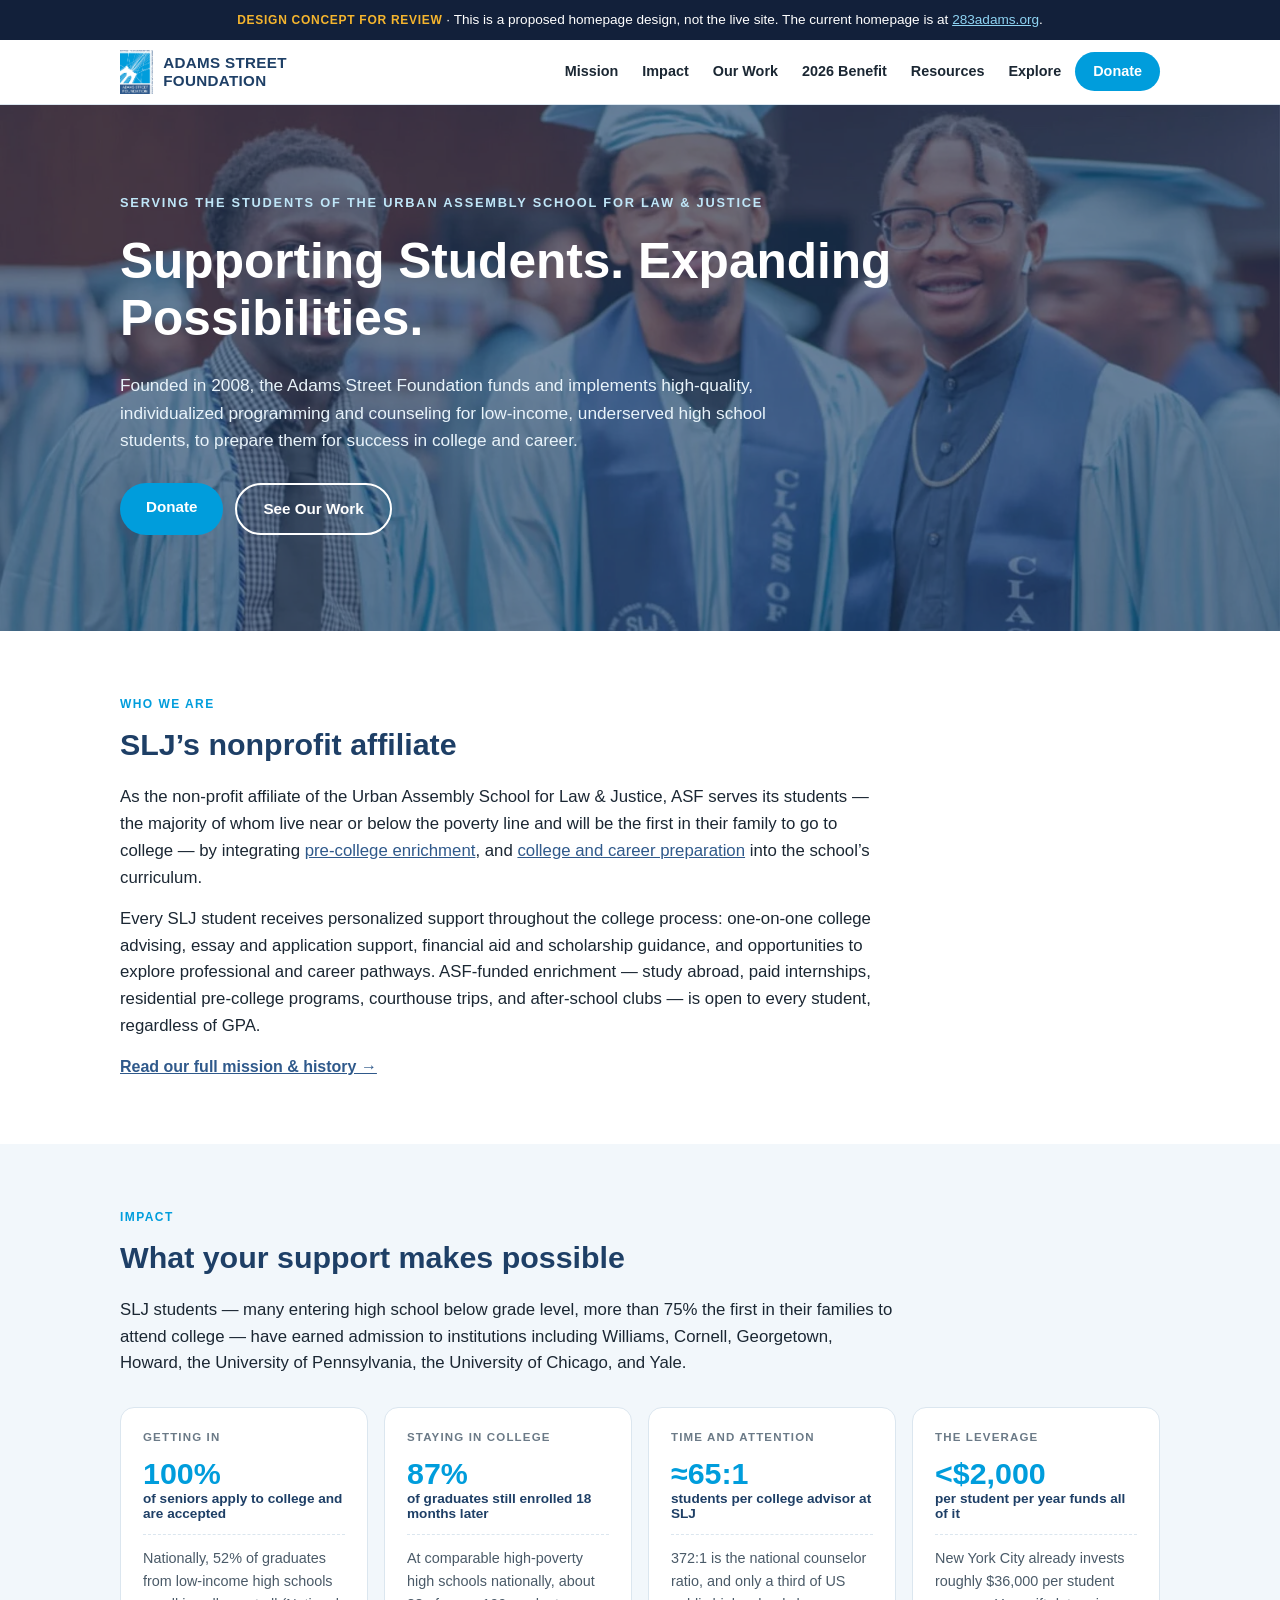
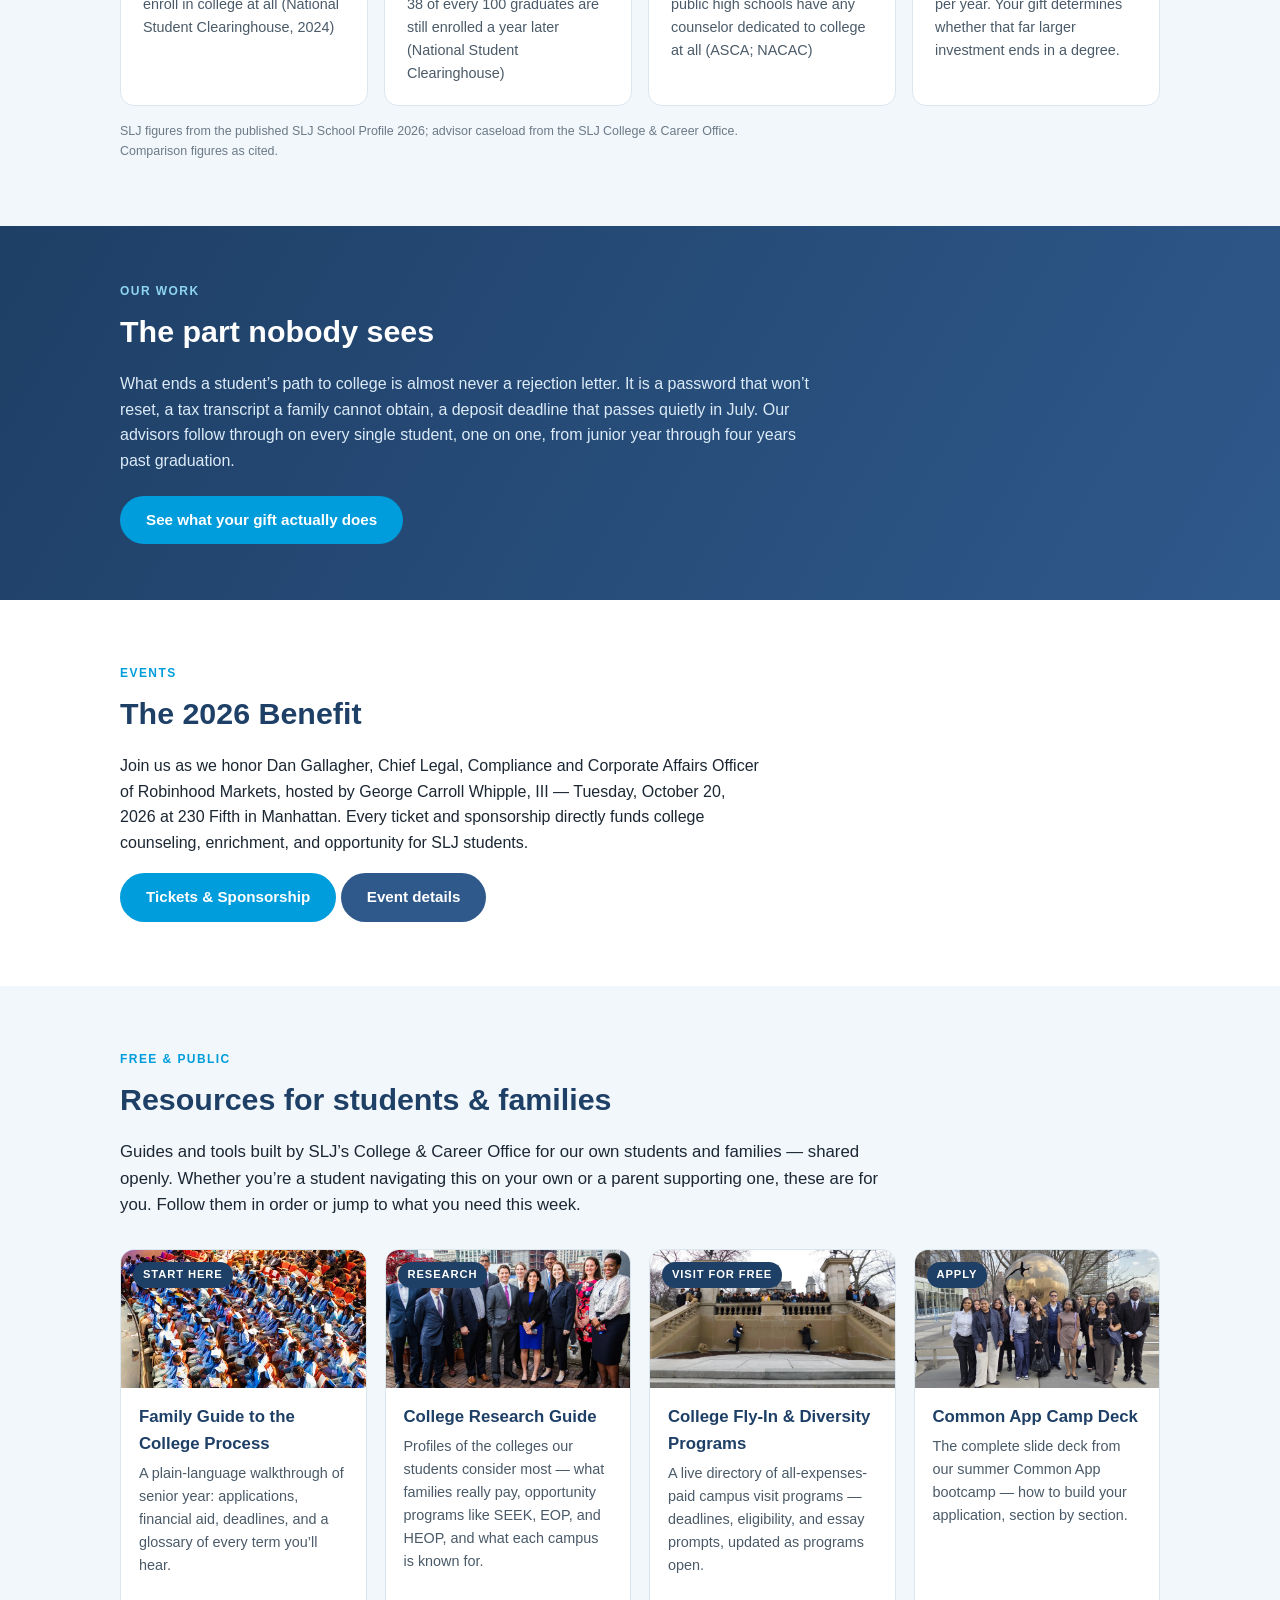
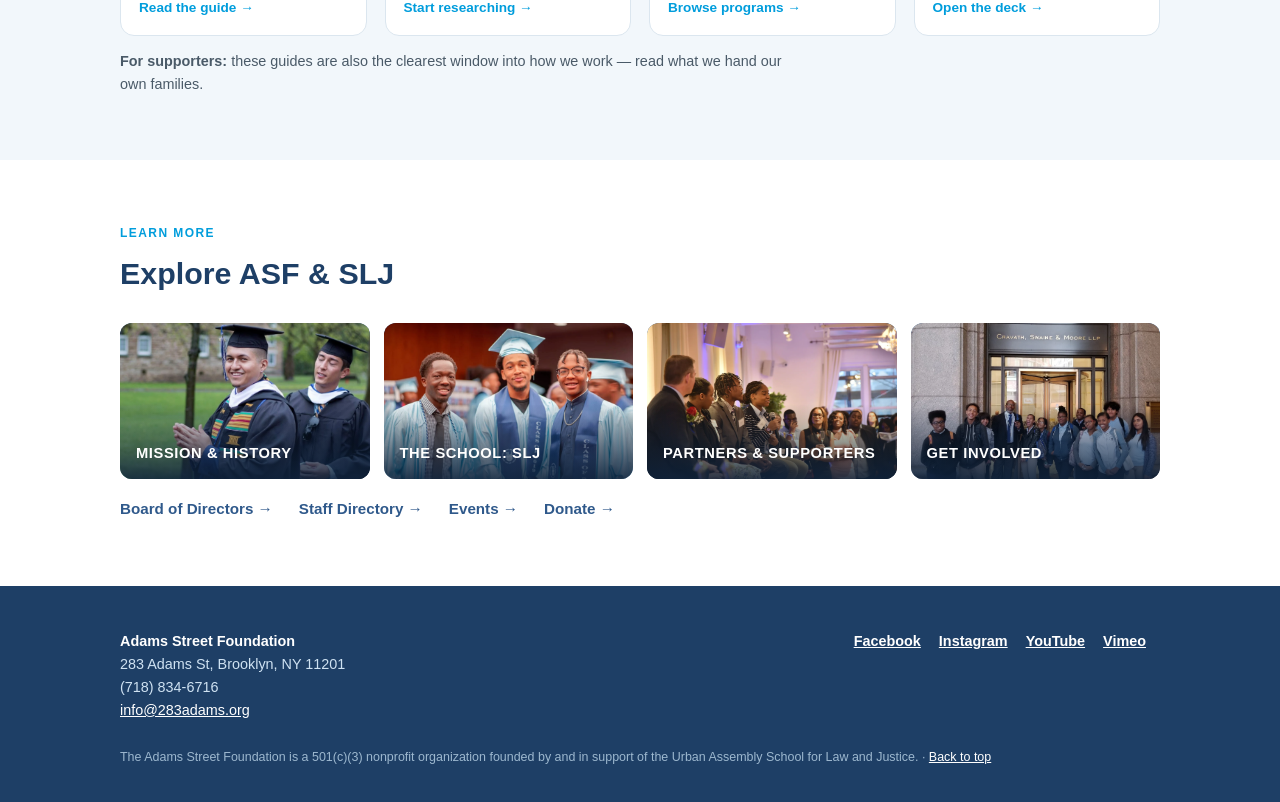
<file: drafts/c/index.html>
<!DOCTYPE html>
<html lang="en">
<head>
<meta charset="utf-8">
<meta name="viewport" content="width=device-width,initial-scale=1">
<title>Concept C — Evolved Current (design preview) — Adams Street Foundation</title>
<meta name="robots" content="noindex">
<link rel="icon" href="../../assets/favicon.webp" type="image/webp">
<link rel="stylesheet" href="../../assets/site.css">
<style>
.conceptbar{background:#12203a;color:#fff;font-size:.85rem;padding:9px 20px;text-align:center}
.conceptbar b{color:#f5b52e;letter-spacing:.06em;text-transform:uppercase;font-size:.75rem}
.conceptbar a{color:#8fd4f3}
/* comparison rows */
.vs{display:grid;grid-template-columns:repeat(auto-fit,minmax(235px,1fr));gap:16px;margin-top:30px}
.vsrow{background:#fff;border:1px solid var(--line);border-radius:14px;padding:20px 22px}
.vsrow .label{text-transform:uppercase;letter-spacing:.1em;font-size:.72rem;font-weight:700;color:#6b7a87;margin-bottom:10px}
.vsrow .us{font-size:1.9rem;font-weight:800;color:var(--blue);line-height:1.1}
.vsrow .us small{display:block;font-size:.85rem;font-weight:600;color:var(--navy-deep);margin-top:2px}
.vsrow .them{margin-top:12px;padding-top:12px;border-top:1px dashed var(--line);font-size:.9rem;color:#4a5a68}
.srcnote{font-size:.78rem;color:#6b7a87;margin-top:16px;max-width:52em}
/* story band */
.storyband{background:linear-gradient(120deg,var(--navy-deep),var(--navy));color:#fff}
.storyband .inner{max-width:1080px;margin:0 auto;padding:56px 20px}
.storyband h2{color:#fff}
.storyband p{color:#dcebf7;max-width:44em}
.storyband .eyebrow{color:#8fd4f3}
/* series badges on cards */
.card{position:relative}
.card .step{position:absolute;top:12px;left:12px;background:var(--navy-deep);color:#fff;font-size:.7rem;font-weight:700;letter-spacing:.08em;text-transform:uppercase;padding:4px 10px;border-radius:999px}
.resnote{font-size:.9rem;color:#4a5a68;margin-top:14px;max-width:46em}
/* condensed explore */
.tiles.compact{grid-template-columns:repeat(auto-fit,minmax(200px,1fr))}
.tiles.compact .tile{aspect-ratio:16/10}
.explore-more{margin-top:18px;font-size:.95rem;display:flex;gap:8px 26px;flex-wrap:wrap}
.explore-more a{font-weight:600;text-decoration:none}
.explore-more a:hover{color:var(--blue)}
.cards{grid-template-columns:repeat(auto-fit,minmax(235px,1fr))}
</style>
</head>
<body>
<div class="conceptbar"><b>Design concept for review</b> &middot; This is a proposed homepage design, not the live site. The current homepage is at <a href="../../">283adams.org</a>.</div>

<header class="site">
  <div class="nav">
    <a class="brand" href="../../"><img src="../../assets/adams-street-foundation-logo.gif" alt="Adams Street Foundation logo"><span>Adams Street<br>Foundation</span></a>
    <nav>
      <a href="#mission">Mission</a>
      <a href="#impact">Impact</a>
      <a href="../../our-work/">Our Work</a>
      <a href="https://www.sljhs.org/2026benefit">2026 Benefit</a>
      <a href="#resources">Resources</a>
      <a href="#explore">Explore</a>
      <a class="donate" href="http://www.sljhs.org/donate/">Donate</a>
    </nav>
  </div>
</header>

<div class="hero">
  <div class="bg" style="background-image:url('../../assets/graduation-1.webp')"></div>
  <div class="inner">
    <div class="kicker">Serving the students of the Urban Assembly School for Law &amp; Justice</div>
    <h1>Supporting Students. Expanding Possibilities.</h1>
    <p>Founded in 2008, the Adams Street Foundation funds and implements high-quality, individualized programming and counseling for low-income, underserved high school students, to prepare them for success in college and career.</p>
    <div class="cta">
      <a class="btn primary" href="http://www.sljhs.org/donate/">Donate</a>
      <a class="btn ghost" href="../../our-work/">See Our Work</a>
    </div>
  </div>
</div>

<section id="mission">
  <div class="wrap">
    <div class="eyebrow">Who we are</div>
    <h2>SLJ&rsquo;s nonprofit affiliate</h2>
    <p class="lead">As the non-profit affiliate of the Urban Assembly School for Law &amp; Justice, ASF serves its students &mdash; the majority of whom live near or below the poverty line and will be the first in their family to go to college &mdash; by integrating <a href="http://www.sljhs.org/enrichment/">pre-college enrichment</a>, and <a href="http://www.sljhs.org/college-and-career/">college and career preparation</a> into the school&rsquo;s curriculum.</p>
    <p class="lead" style="margin-top:14px">Every SLJ student receives personalized support throughout the college process: one-on-one college advising, essay and application support, financial aid and scholarship guidance, and opportunities to explore professional and career pathways. ASF-funded enrichment &mdash; study abroad, paid internships, residential pre-college programs, courthouse trips, and after-school clubs &mdash; is open to every student, regardless of GPA.</p>
    <p style="margin-top:14px"><a href="http://www.sljhs.org/asf-mission-and-history/"><b>Read our full mission &amp; history &rarr;</b></a></p>
  </div>
</section>

<section class="alt" id="impact">
  <div class="wrap">
    <div class="eyebrow">Impact</div>
    <h2>What your support makes possible</h2>
    <p class="lead">SLJ students &mdash; many entering high school below grade level, more than 75% the first in their families to attend college &mdash; have earned admission to institutions including Williams, Cornell, Georgetown, Howard, the University of Pennsylvania, the University of Chicago, and Yale.</p>
    <div class="vs">
      <div class="vsrow"><div class="label">Getting in</div><div class="us">100%<small>of seniors apply to college and are accepted</small></div><div class="them">Nationally, 52% of graduates from low-income high schools enroll in college at all (National Student Clearinghouse, 2024)</div></div>
      <div class="vsrow"><div class="label">Staying in college</div><div class="us">87%<small>of graduates still enrolled 18 months later</small></div><div class="them">At comparable high-poverty high schools nationally, about 38 of every 100 graduates are still enrolled a year later (National Student Clearinghouse)</div></div>
      <div class="vsrow"><div class="label">Time and attention</div><div class="us">&#8776;65:1<small>students per college advisor at SLJ</small></div><div class="them">372:1 is the national counselor ratio, and only a third of US public high schools have any counselor dedicated to college at all (ASCA; NACAC)</div></div>
      <div class="vsrow"><div class="label">The leverage</div><div class="us">&lt;$2,000<small>per student per year funds all of it</small></div><div class="them">New York City already invests roughly $36,000 per student per year. Your gift determines whether that far larger investment ends in a degree.</div></div>
    </div>
    <p class="srcnote">SLJ figures from the published SLJ School Profile 2026; advisor caseload from the SLJ College &amp; Career Office. Comparison figures as cited.</p>
  </div>
</section>

<div class="storyband">
  <div class="inner">
    <div class="eyebrow">Our work</div>
    <h2>The part nobody sees</h2>
    <p>What ends a student&rsquo;s path to college is almost never a rejection letter. It is a password that won&rsquo;t reset, a tax transcript a family cannot obtain, a deposit deadline that passes quietly in July. Our advisors follow through on every single student, one on one, from junior year through four years past graduation.</p>
    <div class="cta" style="margin-top:22px;display:flex;gap:12px;flex-wrap:wrap">
      <a class="btn primary" href="../../our-work/">See what your gift actually does</a>
    </div>
  </div>
</div>

<section class="benefit" style="background:var(--paper);color:var(--ink)">
  <div class="wrap inner">
    <div>
      <div class="eyebrow">Events</div>
      <h2 style="color:var(--navy-deep)">The 2026 Benefit</h2>
      <p style="color:var(--ink);max-width:40em">Join us as we honor Dan Gallagher, Chief Legal, Compliance and Corporate Affairs Officer of Robinhood Markets, hosted by George Carroll Whipple, III &mdash; Tuesday, October 20, 2026 at 230 Fifth in Manhattan. Every ticket and sponsorship directly funds college counseling, enrichment, and opportunity for SLJ students.</p>
      <div class="cta" style="margin-top:18px">
        <a class="btn primary" href="https://givebutter.com/asf-2026-benefit">Tickets &amp; Sponsorship</a>
        <a class="btn navy" href="https://www.sljhs.org/2026benefit">Event details</a>
      </div>
    </div>
  </div>
</section>

<section class="alt" id="resources">
  <div class="wrap">
    <div class="eyebrow">Free &amp; public</div>
    <h2>Resources for students &amp; families</h2>
    <p class="lead">Guides and tools built by SLJ&rsquo;s College &amp; Career Office for our own students and families &mdash; shared openly. Whether you&rsquo;re a student navigating this on your own or a parent supporting one, these are for you. Follow them in order or jump to what you need this week.</p>
    <div class="cards">
      <a class="card" href="../../families/">
        <div class="thumb" style="background-image:url('../../assets/graduation-ceremony-2026.webp')"></div>
        <div class="step">Start here</div>
        <div class="body"><h3>Family Guide to the College Process</h3><p>A plain-language walkthrough of senior year: applications, financial aid, deadlines, and a glossary of every term you&rsquo;ll hear.</p></div>
        <div class="go">Read the guide &rarr;</div>
      </a>
      <a class="card" href="../../colleges/">
        <div class="thumb" style="background-image:url('../../assets/college-visit.webp')"></div>
        <div class="step">Research</div>
        <div class="body"><h3>College Research Guide</h3><p>Profiles of the colleges our students consider most &mdash; what families really pay, opportunity programs like SEEK, EOP, and HEOP, and what each campus is known for.</p></div>
        <div class="go">Start researching &rarr;</div>
      </a>
      <a class="card" href="../../fly-ins/">
        <div class="thumb" style="background-image:url('../../assets/college-visit-syracuse.webp')"></div>
        <div class="step">Visit for free</div>
        <div class="body"><h3>College Fly-In &amp; Diversity Programs</h3><p>A live directory of all-expenses-paid campus visit programs &mdash; deadlines, eligibility, and essay prompts, updated as programs open.</p></div>
        <div class="go">Browse programs &rarr;</div>
      </a>
      <a class="card" href="../../common-app/">
        <div class="thumb" style="background-image:url('../../assets/un-visit-2026.webp')"></div>
        <div class="step">Apply</div>
        <div class="body"><h3>Common App Camp Deck</h3><p>The complete slide deck from our summer Common App bootcamp &mdash; how to build your application, section by section.</p></div>
        <div class="go">Open the deck &rarr;</div>
      </a>
    </div>
    <p class="resnote"><b>For supporters:</b> these guides are also the clearest window into how we work &mdash; read what we hand our own families.</p>
  </div>
</section>

<section id="explore">
  <div class="wrap">
    <div class="eyebrow">Learn more</div>
    <h2>Explore ASF &amp; SLJ</h2>
    <div class="tiles compact">
      <a class="tile" href="http://www.sljhs.org/asf-mission-and-history/"><img src="../../assets/graduation-2.webp" alt="Graduates celebrating"><span class="label">Mission &amp; History</span></a>
      <a class="tile" href="http://www.sljhs.org/"><img src="../../assets/graduation-1.webp" alt="SLJ graduation"><span class="label">The School: SLJ</span></a>
      <a class="tile" href="http://www.sljhs.org/partners-and-supporters/"><img src="../../assets/students-court.webp" alt="Students visiting a courtroom"><span class="label">Partners &amp; Supporters</span></a>
      <a class="tile" href="http://www.sljhs.org/get-involved"><img src="../../assets/classroom-visit.webp" alt="Classroom visit"><span class="label">Get Involved</span></a>
    </div>
    <div class="explore-more">
      <a href="http://www.sljhs.org/board-of-directors/">Board of Directors &rarr;</a>
      <a href="http://www.sljhs.org/staff-directory#ASF-Staff">Staff Directory &rarr;</a>
      <a href="https://www.sljhs.org/2026benefit">Events &rarr;</a>
      <a href="http://www.sljhs.org/donate/">Donate &rarr;</a>
    </div>
  </div>
</section>

<footer class="site">
  <div class="wrap">
    <div class="cols">
      <div>
        <b style="color:#fff">Adams Street Foundation</b><br>
        283 Adams St, Brooklyn, NY 11201<br>
        (718) 834-6716<br>
        <a href="mailto:info@283adams.org">info@283adams.org</a>
      </div>
      <div class="social">
        <a href="http://www.facebook.com/uaslj">Facebook</a>
        <a href="https://www.instagram.com/uaslj_">Instagram</a>
        <a href="https://www.youtube.com/channel/UCfLR5T7pcIHQj7acx9ZBDrg">YouTube</a>
        <a href="http://vimeo.com/user31652935">Vimeo</a>
      </div>
    </div>
    <div class="fine">The Adams Street Foundation is a 501(c)(3) nonprofit organization founded by and in support of the Urban Assembly School for Law and Justice. &middot; <a href="#top">Back to top</a></div>
  </div>
</footer>

</body>
</html>
</file>
<file: assets/site.css>
:root{
  --blue:#009ddc; --navy:#2f598b; --navy-deep:#1e3f66; --ink:#1b2733;
  --paper:#ffffff; --mist:#f2f7fb; --line:#dbe6ef; --gold:#f5b52e;
}
*{margin:0;padding:0;box-sizing:border-box}
html{scroll-behavior:smooth}
body{font-family:-apple-system,BlinkMacSystemFont,"Segoe UI",Roboto,Helvetica,Arial,sans-serif;
  color:var(--ink);background:var(--paper);line-height:1.6;-webkit-font-smoothing:antialiased}
img{max-width:100%;display:block}
a{color:var(--navy)}
.wrap{max-width:1080px;margin:0 auto;padding:0 20px}

/* header */
header.site{position:sticky;top:0;z-index:50;background:rgba(255,255,255,.96);backdrop-filter:blur(6px);border-bottom:1px solid var(--line)}
.nav{display:flex;align-items:center;gap:18px;padding:10px 20px;max-width:1080px;margin:0 auto}
.nav .brand{display:flex;align-items:center;gap:10px;text-decoration:none;color:var(--navy-deep);font-weight:700;letter-spacing:.02em}
.nav .brand img{height:44px;width:auto}
.nav .brand span{font-size:.95rem;line-height:1.2;text-transform:uppercase}
.nav nav{margin-left:auto;display:flex;gap:4px;flex-wrap:wrap;align-items:center}
.nav nav a{text-decoration:none;color:var(--ink);font-size:.9rem;font-weight:600;padding:8px 10px;border-radius:8px}
.nav nav a:hover{background:var(--mist);color:var(--navy)}
.nav nav a.donate{background:var(--blue);color:#fff;padding:8px 18px;border-radius:999px}
.nav nav a.donate:hover{background:var(--navy)}

/* hero */
.hero{position:relative;color:#fff;background:var(--navy-deep)}
.hero .bg{position:absolute;inset:0;background-size:cover;background-position:center;opacity:.35}
.hero .inner{position:relative;max-width:1080px;margin:0 auto;padding:88px 20px 96px}
.hero .kicker{text-transform:uppercase;letter-spacing:.14em;font-size:.8rem;font-weight:700;color:#bfe6f8}
.hero h1{font-size:clamp(1.9rem,4.5vw,3.1rem);line-height:1.15;margin:.4em 0 .5em;max-width:16em}
.hero p{max-width:38em;font-size:1.08rem;color:#e8f3fa}
.hero .cta{margin-top:28px;display:flex;gap:12px;flex-wrap:wrap}
.btn{display:inline-block;text-decoration:none;font-weight:700;border-radius:999px;padding:12px 26px;font-size:.95rem}
.btn.primary{background:var(--blue);color:#fff}
.btn.primary:hover{background:#0b8ec4}
.btn.ghost{border:2px solid #fff;color:#fff}
.btn.ghost:hover{background:rgba(255,255,255,.15)}
.btn.navy{background:var(--navy);color:#fff}
.btn.navy:hover{background:var(--navy-deep)}

/* sections */
section{padding:64px 0}
section.alt{background:var(--mist)}
h2{color:var(--navy-deep);font-size:clamp(1.4rem,3vw,1.9rem);margin-bottom:.5em}
.lead{max-width:46em;font-size:1.05rem}
.eyebrow{text-transform:uppercase;letter-spacing:.12em;font-size:.75rem;font-weight:700;color:var(--blue);margin-bottom:6px}

/* stats */
.stats{display:grid;grid-template-columns:repeat(auto-fit,minmax(190px,1fr));gap:16px;margin-top:34px}
.stat{background:#fff;border:1px solid var(--line);border-radius:14px;padding:22px 20px;text-align:center}
.stat b{display:block;font-size:2.2rem;color:var(--blue);line-height:1.1}
.stat span{font-size:.88rem;color:#4a5a68}
.statnote{font-size:.78rem;color:#6b7a87;margin-top:10px}

/* cards */
.cards{display:grid;grid-template-columns:repeat(auto-fit,minmax(250px,1fr));gap:18px;margin-top:30px}
.card{background:#fff;border:1px solid var(--line);border-radius:14px;overflow:hidden;display:flex;flex-direction:column;text-decoration:none;color:var(--ink);transition:box-shadow .15s,transform .15s}
.card:hover{box-shadow:0 8px 24px rgba(30,63,102,.14);transform:translateY(-2px)}
.card .thumb{aspect-ratio:16/9;background-size:cover;background-position:center}
.card .body{padding:16px 18px 20px}
.card h3{color:var(--navy-deep);font-size:1.05rem;margin-bottom:4px}
.card p{font-size:.9rem;color:#4a5a68}
.card .go{margin-top:auto;padding:0 18px 16px;font-size:.85rem;font-weight:700;color:var(--blue)}

/* tile grid (legacy nav) */
.tiles{display:grid;grid-template-columns:repeat(auto-fit,minmax(230px,1fr));gap:14px;margin-top:26px}
.tile{position:relative;border-radius:12px;overflow:hidden;text-decoration:none;aspect-ratio:4/3;display:block;background:var(--navy)}
.tile img{position:absolute;inset:0;width:100%;height:100%;object-fit:cover;transition:transform .3s}
.tile:hover img{transform:scale(1.04)}
.tile .label{position:absolute;inset:auto 0 0 0;padding:38px 16px 14px;color:#fff;font-weight:700;letter-spacing:.04em;text-transform:uppercase;font-size:.92rem;background:linear-gradient(transparent,rgba(15,35,60,.88))}

/* benefit strip */
.benefit{background:linear-gradient(120deg,var(--navy-deep),var(--navy));color:#fff}
.benefit .inner{display:flex;gap:28px;align-items:center;flex-wrap:wrap}
.benefit h2{color:#fff}
.benefit p{color:#dcebf7;max-width:40em}

/* footer */
footer.site{background:var(--navy-deep);color:#cfe2f2;padding:44px 0 34px;font-size:.9rem}
footer.site a{color:#fff}
footer.site .cols{display:flex;gap:40px;flex-wrap:wrap;justify-content:space-between}
footer.site .fine{margin-top:26px;font-size:.78rem;color:#9db8cf}
.social a{margin-right:14px;font-weight:600}
</file>
